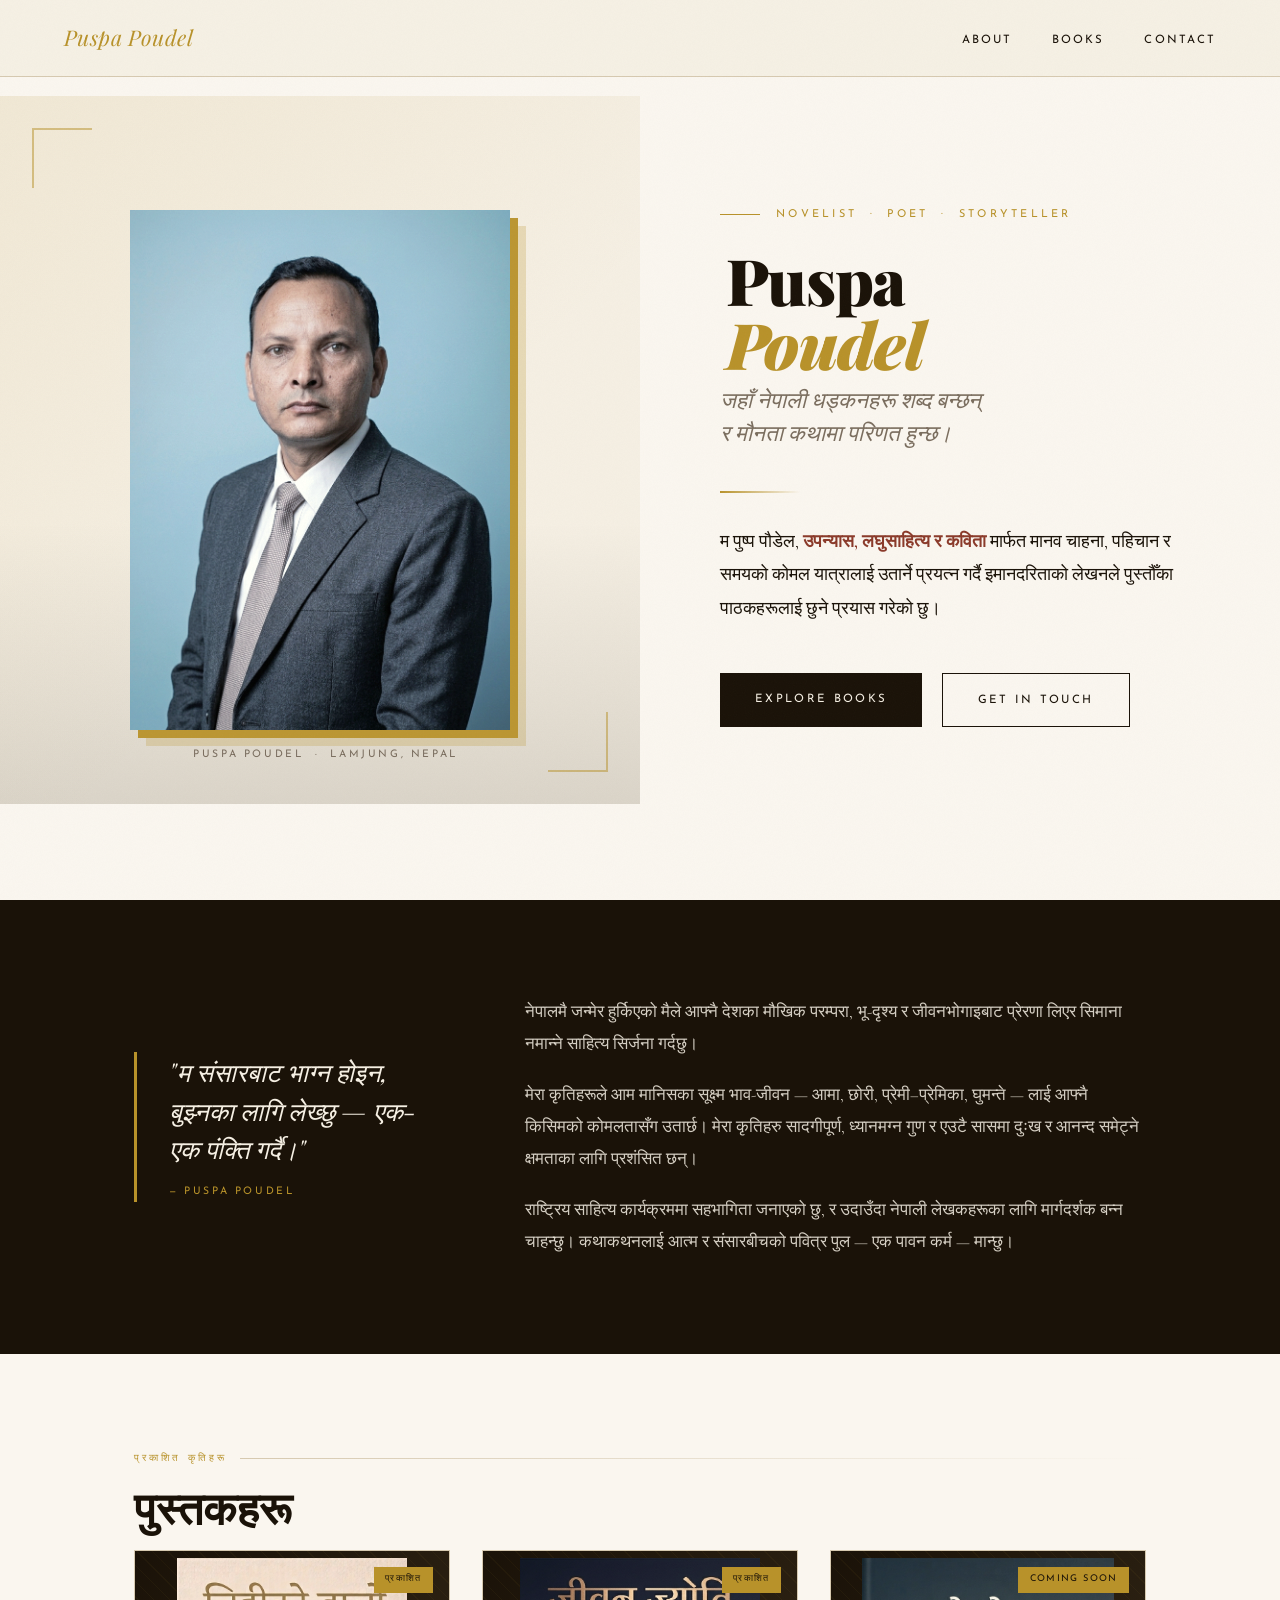
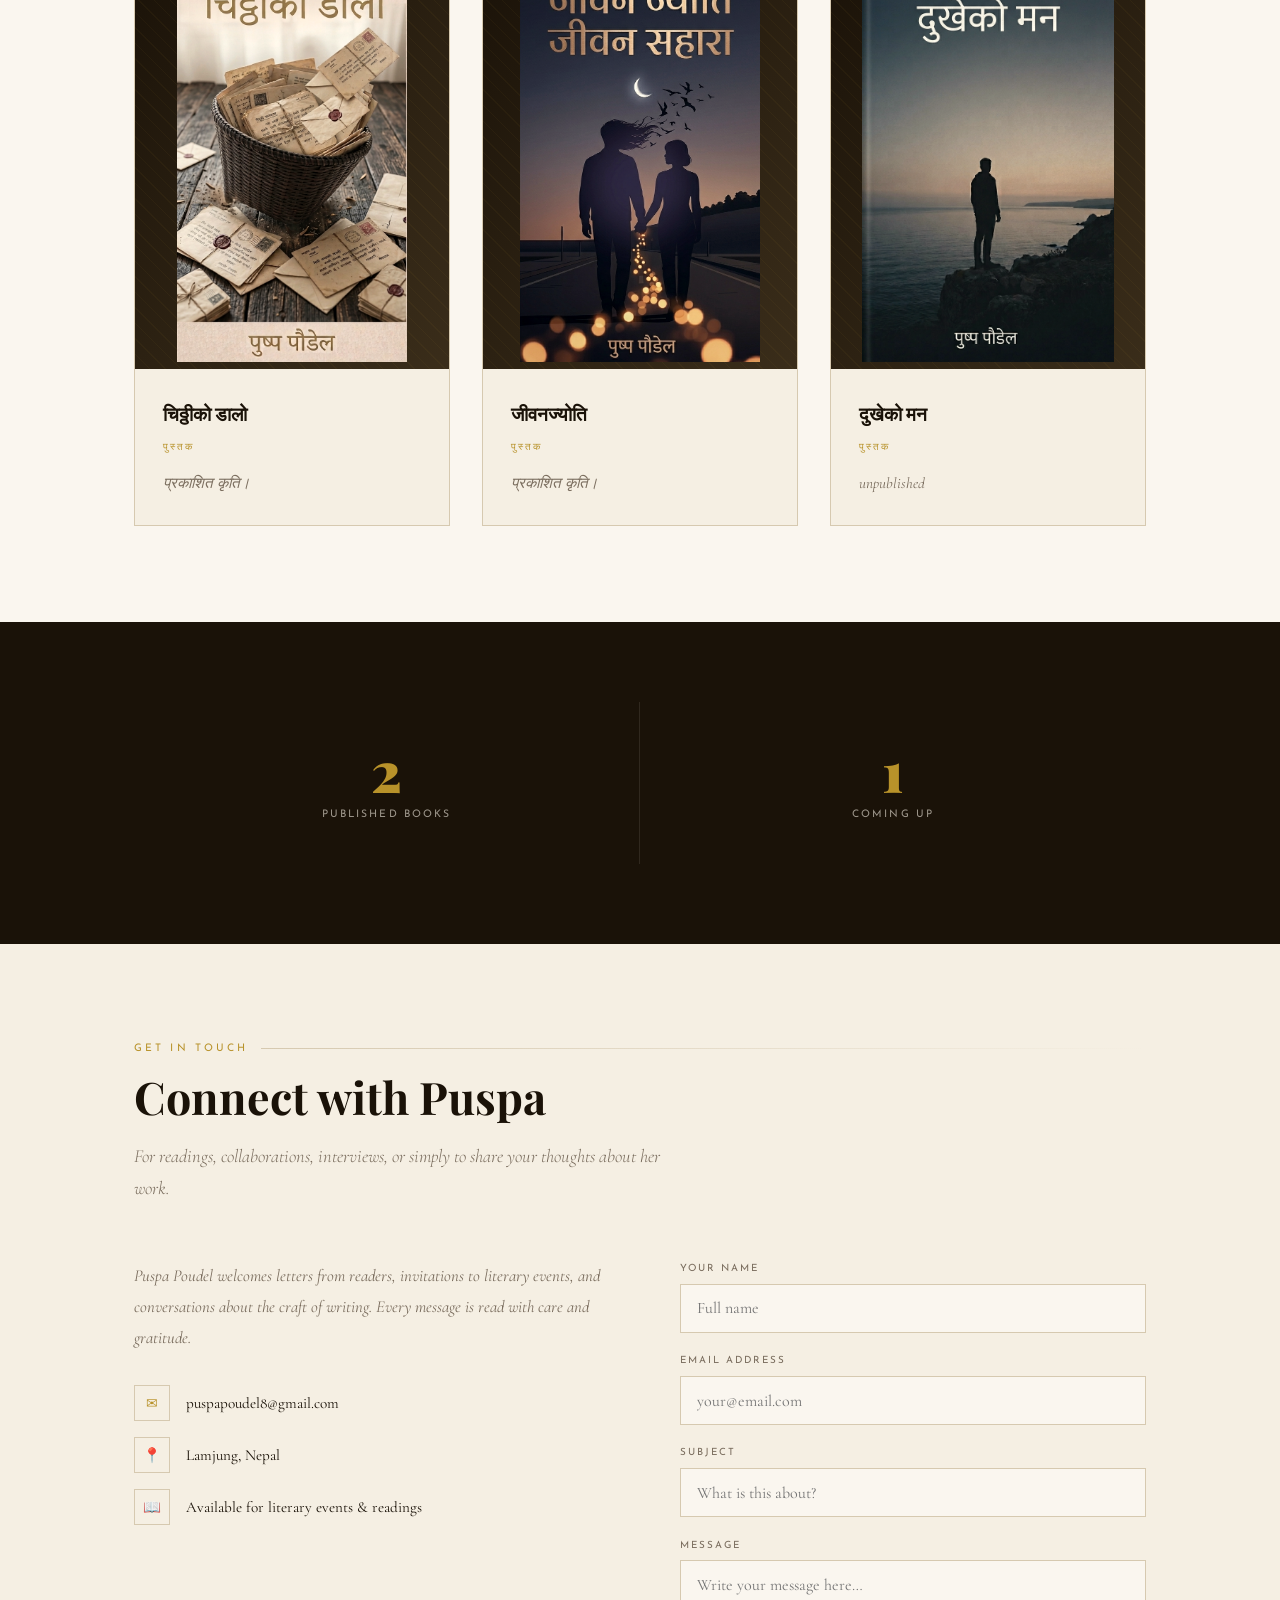
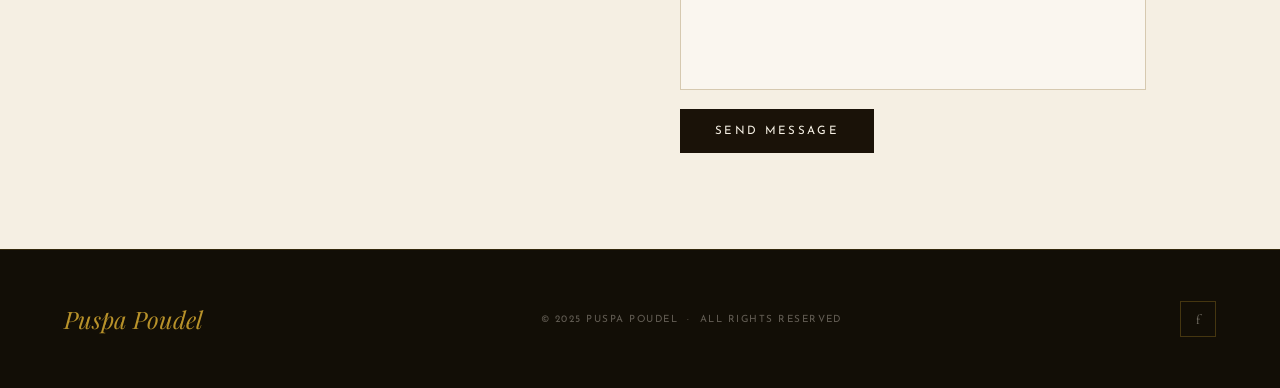
<file: index.html>
<!DOCTYPE html>
<html lang="en">

<head>
  <meta charset="UTF-8" />
  <meta name="viewport" content="width=device-width, initial-scale=1.0" />
  <title>Puspa Poudel — Writer & Poet</title>
  <link rel="icon" type="image/png" href="photo.png">
  <link
    href="https://fonts.googleapis.com/css2?family=Playfair+Display:ital,wght@0,400;0,700;0,900;1,400;1,700&family=Cormorant+Garamond:ital,wght@0,300;0,400;0,600;1,300;1,400&family=Josefin+Sans:wght@100;300;400&display=swap"
    rel="stylesheet">
  <link rel="stylesheet" href="styles.css">
  <script>
    (() => {

      const v = '20260502-1';
      const isHttp = window.location.protocol === 'http:' || window.location.protocol === 'https:';

      if (isHttp) {
        const url = new URL(window.location.href);
        if (!url.searchParams.get('v')) {
          url.searchParams.set('v', v);
          window.location.replace(url.toString());
          return;
        }

        const cssLink = document.querySelector('link[rel="stylesheet"][href="styles.css"]');
        if (cssLink) cssLink.href = `styles.css?v=${encodeURIComponent(v)}`;
      }
    })();
  </script>
</head>

<body>

  <!-- ══ NAV ══ -->
  <nav>
    <a href="#" class="nav-logo">Puspa Poudel</a>
    <ul class="nav-links">
      <li><a href="#about">About</a></li>
      <li><a href="#books">Books</a></li>
      <li><a href="#contact">Contact</a></li>
    </ul>
  </nav>

  <!-- ══ HERO ══ -->
  <section class="hero" id="home">
    <!-- Photo Column -->
    <div class="hero-photo-col">
      <div class="photo-corner-br"></div>
      <div class="hero-photo-wrapper">
        <img src="1000028868.png" alt="Puspa Poudel — Author & Poet" />
      </div>
      <div class="hero-photo-caption">&nbsp;&nbsp;Puspa Poudel &nbsp;·&nbsp; Lamjung, Nepal</div>
    </div>

    <!-- Text Column -->
    <div class="hero-text-col">
      <div class="hero-eyebrow">Novelist &nbsp;·&nbsp; Poet &nbsp;·&nbsp; Storyteller</div>
      <h1 class="hero-name">
        Puspa
        <em>Poudel</em>
      </h1>
      <p class="hero-tagline">जहाँ नेपाली धड्कनहरू शब्द बन्छन्<br>र मौनता कथामा परिणत हुन्छ।</p>
      <div class="hero-divider"></div>
      <p class="hero-bio">
        म पुष्प पौडेल, <strong>उपन्यास, लघुसाहित्य र कविता</strong> मार्फत
        मानव चाहना, पहिचान र समयको कोमल यात्रालाई उतार्ने प्रयत्न गर्दै इमानदरिताको लेखनले पुस्तौँका पाठकहरूलाई
        छुने प्रयास गरेको छु।
      </p>
      <div class="hero-cta-group">
        <a href="#books" class="btn-primary">Explore Books</a>
        <a href="#contact" class="btn-outline">Get in Touch</a>
      </div>
    </div>
  </section>

  <!-- ══ ABOUT STRIP ══ -->
  <section class="about-strip" id="about">
    <div class="section-inner">
      <div class="about-quote-col">
        <div class="about-quote">
          "म संसारबाट भाग्न होइन, बुझ्नका लागि लेख्छु — एक-एक पंक्ति गर्दै।"
        </div>
        <div class="about-quote-attr">— Puspa Poudel</div>
      </div>
      <div class="about-text-col">
        <p>
          नेपालमै जन्मेर हुर्किएको मैले आफ्नै देशका मौखिक परम्परा, भू-दृश्य र जीवनभोगाइबाट प्रेरणा लिएर सिमाना नमान्ने
          साहित्य सिर्जना गर्दछु।
        </p>
        <p>
          मेरा कृतिहरूले आम मानिसका सूक्ष्म भाव-जीवन — आमा, छोरी, प्रेमी–प्रेमिका, घुमन्ते — लाई आफ्नै किसिमको कोमलतासँग
          उतार्छ। मेरा कृतिहरु सादगीपूर्ण, ध्यानमग्न गुण र एउटै सासमा दुःख र आनन्द समेट्ने क्षमताका लागि
          प्रशंसित छन्।
        </p>
        <p>
          राष्ट्रिय साहित्य कार्यक्रममा  सहभागिता जनाएको
          छु, र उदाउँदा नेपाली लेखकहरूका लागि मार्गदर्शक बन्न चाहन्छु। कथाकथनलाई आत्म र संसारबीचको पवित्र पुल — एक पावन
          कर्म — मान्छु।
        </p>
      </div>
    </div>
  </section>

  <!-- ══ BOOKS ══ -->
  <section class="books-section" id="books">
    <div class="section-inner">
      <div class="section-label">प्रकाशित कृतिहरू</div>
      <h2 class="section-title">पुस्तकहरू</h2>

      <div class="books-grid">

        <a class="book-card" href="chithiko-dalo/" aria-label="Open चिठ्ठीको दालो">
          <div class="book-cover">
            <img class="book-cover-img" src="Chitthiko%20Daalo.png?v=20260502-1" alt="चिठ्ठीको दालो — पुस्तक आवरण" />
            <span class="book-genre-badge">प्रकाशित</span>
          </div>
          <div class="book-body">
            <div class="book-title">चिठ्ठीको डालो</div>
            <div class="book-year">पुस्तक</div>
            <div class="book-desc">प्रकाशित कृति।</div>
          </div>
        </a>

        <a class="book-card" href="jiwan_jyoti/" aria-label="Open जीवनज्योति">
          <div class="book-cover">
            <img class="book-cover-img" src="jiwanjyoti.png?v=20260502-1" alt="जीवनज्योति — पुस्तक आवरण" />
            <span class="book-genre-badge">प्रकाशित</span>
          </div>
          <div class="book-body">
            <div class="book-title">जीवनज्योति</div>
            <div class="book-year">पुस्तक</div>
            <div class="book-desc">प्रकाशित कृति।</div>
          </div>
        </a>

        <div class="book-card" aria-label="दुखेको मन coming soon">
           <div class="book-cover">
             <img class="book-cover-img" src="Dukheko%20man.png?v=20260502-1" alt="दुखेको मन — पुस्तक आवरण" />
             <span class="book-genre-badge">coming soon</span>
           </div>
           <div class="book-body">
             <div class="book-title">दुखेको मन</div>
             <div class="book-year">पुस्तक</div>
             <div class="book-desc">unpublished</div>
           </div>
         </div>

      </div>
    </div>
  </section>

  <!-- ══ STATS ══ -->
  <div class="stats-section">
    <div class="section-inner">
      <div class="stats-grid">
        <div class="stat-item">
          <div class="stat-number">2</div>
          <div class="stat-label">Published Books</div>
        </div>
        <div class="stat-item">
          <div class="stat-number">1</div>
          <div class="stat-label">Coming Up</div>
        </div>
      </div>
    </div>
  </div>

  <!-- ══ CONTACT ══ -->
  <section class="contact-section" id="contact">
    <div class="section-inner">
      <div class="section-label">Get in Touch</div>
      <h2 class="section-title">Connect with Puspa</h2>
      <p class="section-subtitle">For readings, collaborations, interviews, or simply to share your thoughts about her
        work.</p>

      <div class="contact-layout">
        <div class="contact-info-col">
          <p>
            Puspa Poudel welcomes letters from readers, invitations to literary events, and conversations about the
            craft of writing. Every message is read with care and gratitude.
          </p>
          <div class="contact-details">
            <div class="contact-detail-item">
              <div class="icon">✉</div>
              <span>puspapoudel8@gmail.com</span>
            </div>
            <div class="contact-detail-item">
              <div class="icon">📍</div>
              <span>Lamjung, Nepal</span>
            </div>
            <div class="contact-detail-item">
              <div class="icon">📖</div>
              <span>Available for literary events & readings</span>
            </div>
          </div>
        </div>

        <div class="contact-form-col">
          <div class="form-group">
            <label class="form-label">Your Name</label>
            <input class="form-input" type="text" placeholder="Full name" />
          </div>
          <div class="form-group">
            <label class="form-label">Email Address</label>
            <input class="form-input" type="email" placeholder="your@email.com" />
          </div>
          <div class="form-group">
            <label class="form-label">Subject</label>
            <input class="form-input" type="text" placeholder="What is this about?" />
          </div>
          <div class="form-group">
            <label class="form-label">Message</label>
            <textarea class="form-textarea" placeholder="Write your message here…"></textarea>
          </div>
          <button class="btn-primary">Send Message</button>
        </div>
      </div>
    </div>
  </section>

  <!-- ══ FOOTER ══ -->
  <footer>
    <div class="footer-brand">Puspa Poudel</div>
    <div class="footer-copy">© 2025 Puspa Poudel &nbsp;·&nbsp; All Rights Reserved</div>
    <div class="footer-socials">
      <a href="https://www.facebook.com/puspa.poudel.984197" target="_blank" rel="noopener noreferrer" title="Facebook"
        aria-label="Facebook">f</a>
    </div>
  </footer>

</body>

</html>
</file>
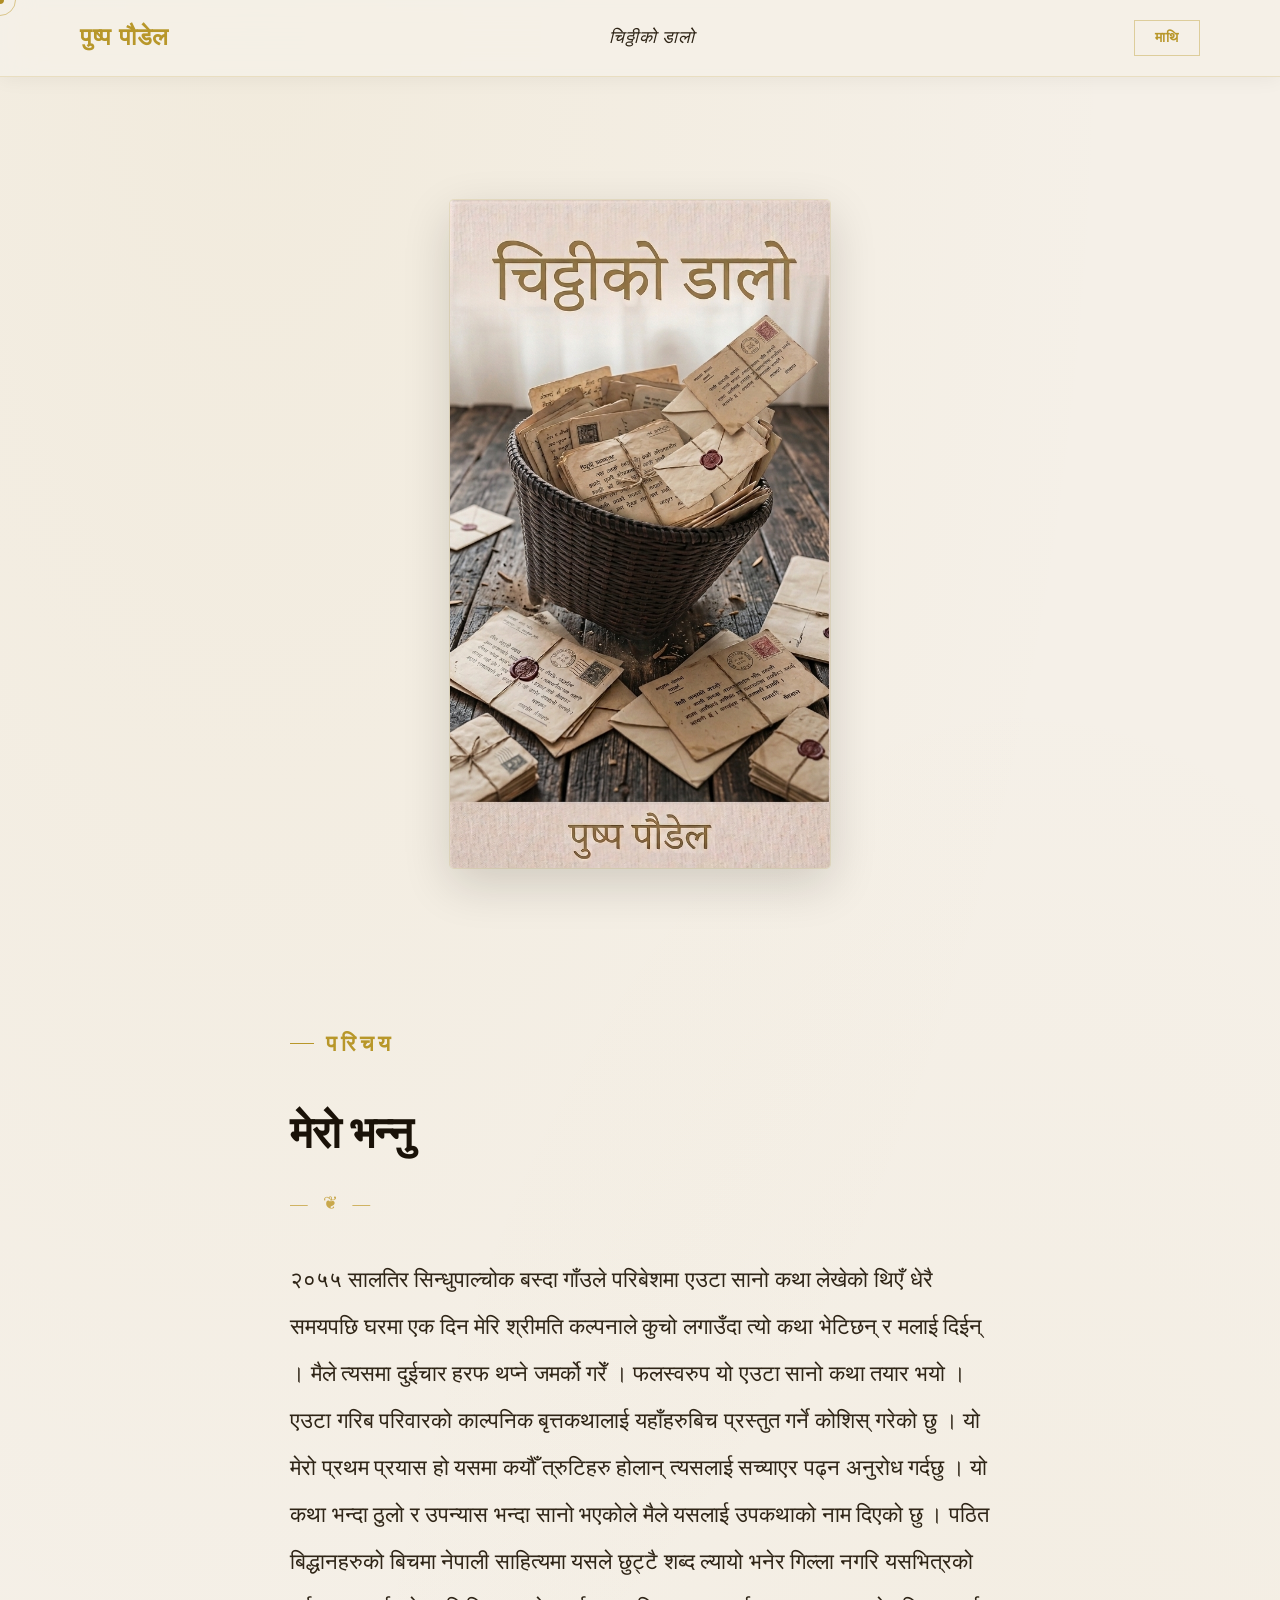
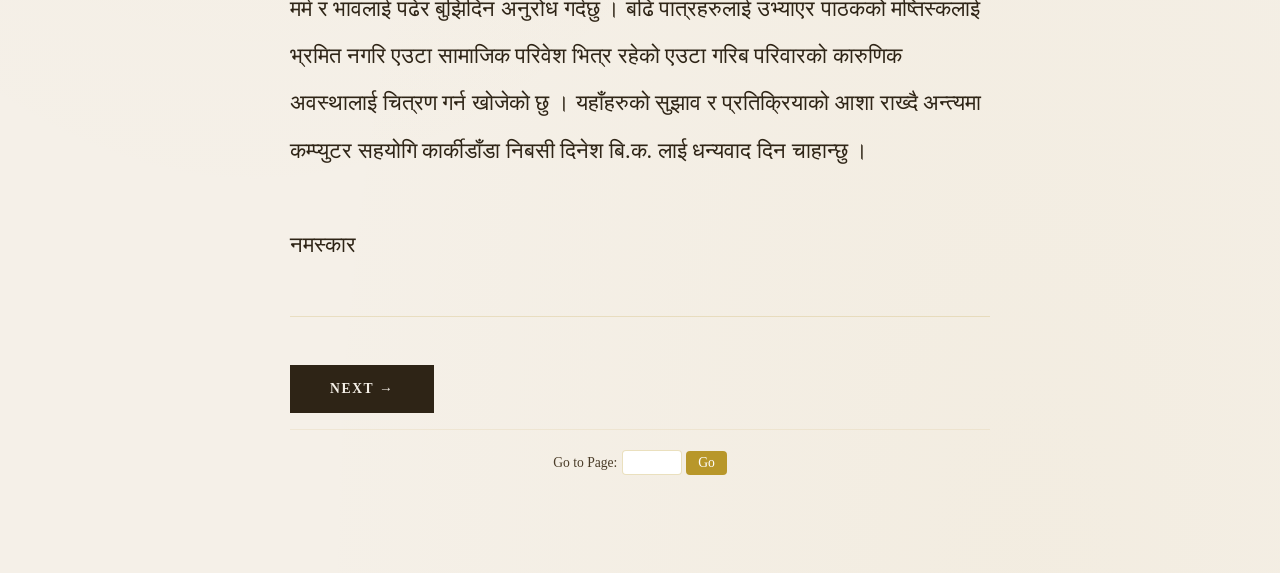
<file: chithiko-dalo/index.html>
<!doctype html>
<html lang="ne">
<head>
  <meta charset="utf-8" />
  <meta name="viewport" content="width=device-width, initial-scale=1" />
  <title>चिठ्ठीको डालो — Digital Book</title>
  <link rel="icon" type="image/png" href="../photo.png">
  <link rel="stylesheet" href="styles.css">
  <script src="../script.js?v=1" defer></script>
  <script>
    
    document.addEventListener('scroll', () => {
      const p = window.scrollY / (document.body.scrollHeight - window.innerHeight);
      document.body.style.setProperty('--scroll-progress', (p * 100) + '%');
    });

    window.addEventListener('scroll', () => {
      const scrolled = window.scrollY > 10;
      document.body.classList.toggle('scrolled', scrolled);
    });
  </script>
</head>
<body class="page-chithiko-daalo">
  <!-- Custom Cursor Elements -->
  <div id="cursor"></div>
  <div id="cursorRing"></div>

   <header class="topbar" role="banner">
     <div class="topbar-inner">
       <a href="../" class="author-link" aria-label="Puspa Poudel homepage" style="text-decoration: none;">
         <div class="author-title">पुष्प पौडेल </div>
       </a>
       <div class="book-title">चिठ्ठीको डालो</div>
       <div class="topbar-actions">
         <button class="btn animated-btn" type="button" data-scroll="top">माथि</button>
       </div>
     </div>
   </header>

  <main class="container" id="top">
    <section class="page cover-page" aria-label="Cover page">
      <div class="page-inner titlepage">
        <button data-target="introduction" class="cover-image-btn">
          <img src="../Chitthiko%20Daalo.png" alt="चिठ्ठीको डालो Cover" class="cover-image">
        </button>
      </div>
    </section>



     <section class="page book-section active" id="introduction" aria-label="Introduction">
       <article class="page-inner book-content">
         <p class="chapter-kicker">परिचय</p>
           <h2>मेरो भन्नु</h2>
           <div class="chapter-ornament" aria-hidden="true"></div>
           <p>२०५५ सालतिर सिन्धुपाल्चोक बस्दा गाँउले परिबेशमा एउटा सानो कथा लेखेको थिएँ धेरै समयपछि घरमा एक दिन मेरि श्रीमति कल्पनाले कुचो लगाउँदा त्यो कथा भेटिछन् र मलाई दिईन् । मैले त्यसमा दुईचार हरफ थप्ने जमर्को गरेँ । फलस्वरुप यो एउटा सानो कथा तयार भयो । एउटा गरिब परिवारको काल्पनिक बृत्तकथालाई यहाँहरुबिच  प्रस्तुत गर्ने कोशिस् गरेको छु । यो मेरो प्रथम प्रयास हो यसमा कयौँ त्रुटिहरु होलान् त्यसलाई सच्याएर पढ्न अनुरोध गर्दछु । यो कथा भन्दा ठुलो र उपन्यास भन्दा सानो भएकोले मैले यसलाई उपकथाको नाम दिएको छु । पठित बिद्धानहरुको बिचमा नेपाली साहित्यमा यसले छुट्टै शब्द ल्यायो भनेर गिल्ला नगरि यसभित्रको मर्म र भावलाई पढेर बुझिदिन अनुरोध गर्दछु । बढि पात्रहरुलाई उभ्याएर पाठकको मष्तिस्कलाई भ्रमित नगरि एउटा सामाजिक परिवेश भित्र रहेको एउटा गरिब परिवारको कारुणिक अवस्थालाई चित्रण गर्न खोजेको छु । यहाँहरुको सुझाव र प्रतिक्रियाको आशा राख्दै अन्त्यमा कम्प्युटर सहयोगि कार्कीडाँडा निबसी दिनेश बि.क. लाई धन्यवाद दिन चाहान्छु । 

नमस्कार
</p>
          <div class="next-chapter-container">
           <button class="next-chapter-btn" type="button" data-target="chapter-1">Next →</button>
         </div>
         <div class="page-jumper">
           <form onsubmit="goToPage(event)">
             <label for="page-input">Go to Page:</label>
             <input type="number" id="page-input" min="1" max="33" />
             <button type="submit">Go</button>
           </form>
         </div>
       </article>
     </section>

     <section class="page book-section hidden" id="chapter-1" aria-label="Chapter 1">
      <article class="page-inner book-content">
        <p class="chapter-kicker">पत्र १ </p>
        <h2>पहिलो पत्र</h2>
        <div class="chapter-ornament" aria-hidden="true"></div>
        <p>त्यो दिनको रात आकाश ताराहरुले ज्वाजल्यमान थियो । धर्ती सुनकोशीको सुसाई सँगै किर्र किर्र किराहरुको आवजमा निदाई रहेको थियो । शंकरलाई त्यस रात निन्द्रा लागेन घर बाट बाहिर निस्क्यो । आकाशमा तारा खस्यो र त्यत्तिकै बिलायो । उसले मानव जीवनलाई तारा सँग तुलना गर्‍यो । हो "जीवन उल्का पिण्डको विलय झै एक पटक बिलाएर जान्छ ।" तै पनि मानवमा घमण्ड, इष्र्या, डाह छ । "सभ्यताको पाठ अरुलाई सिकाउँछ । आफू सभ्य बन्न जान्दैन ।" आफ्नो स्वार्थ सिद्धीको निम्ति मान्छे जति सुकै मुल्य चुकाउन पछि पर्दैन् ! हो हामीमा आफुलाई फर्केर हेर्ने बानी छैन अनि हामीले हाम्रो कर्तव्यलाई भुल्ने गरेका छौ । यस्ता मनोवेगमा डुब्दै शंकर आफैमा हराउँछ । उसलाई रात बितेको पत्तो हँुदैन । उसको जीवनमा आइ परेका आर्थिक कठिनाईको सहश्र बन्धनले उसलाई गुटमुटु पारेर बाँध्छ । पर चन्द्रेको एक घर अनि आफ्नो एक्लो जीवन निर्जन बस्तिमा उसका पाइलाहरु छन् । भर्खर बाबुआमा बितेको वियोग, मनमा शान्ति छैन । एकान्तको रोदनमा उसको समय बित्ने गर्छ । अनि उ भित्र भित्रै सम्हालिन्छ । यो अवस्था सम्म आइ पुग्दा उसले धेरै मोडहरु पार गरिसकेको छ । अतितका दिनहरु नियाल्छ । यो छोटो समय झै उसलाई लाग्छ । उसले यही गाउँमा १७ वसन्त पार गरिसकेको छ । अनि उसको पारिवारिक सजिव वृत्तकथालाई अवलोकन गर्छ । त्यो अवस्था सम्म आई पुग्दा थुप्रै आर्थिक कठिनाई भोग्नु परेको यथार्थलाई उ स्वीकार्छ । जहाँ भित्रको कष्टपुर्ण जीवन अनि मान्छेले मान्छे प्रति गरिने शोषण र भेदभाव, सामाजिक संस्कार भित्र जकडिनु पर्ने बाध्यता प्रति मन मनै खेद प्रकट गर्छ । यसरी सानो झुपडीमा उदियमान नयाँ जीवन कथा विहानी सँगै उदाउँछ अन्त्यमा कर्कलाको पातको पानी झै टल्पलटल्पल भुईमा खस्छ, अनि बिलाउँछ । 

रने घर्तिले आज पचास वसन्त पार गरिसक्यो तर मनमा कहिल्यै खुशी छाएन । कारण उसलाई सन्तानको रहर थियो । वरिपरि आफ्ना  दमलीका छोराछेरीको विहे गरेर नाति-नातिना जन्मेको देख्दा रनेको मनमा खिन्नता उत्पन्न हुन्थ्यो । ऊ आफ्नै कर्मलाई धिक्काथ्र्यो अनि कहिले सराप्ने गर्दथ्यो । रनेको दिनचार्य कहिले अर्काको हलो जोतेर त कहिले आफ्नो  घरको धन्दामा बित्ने गर्छ । एक दिन रने बाख्राको टाट्नो बनाउँदै थियो । नजिकै आएर लाले घर्तिले बोलायो दाई ! के गरी बस्या भन्यो ? रनेको एकाग्रता भंग भयो र झसङ्ग ह्ँदै टाट्नो हाले तिर फर्कियो । प्रतिउत्तरमा भन्यो, यी बाख्रा पाठालाई घाममा बाँध्न यसो एउटा टाट्नो हालौँ भनेर । लालुले इष्टकोट बाट चुरोट झिक्यो, सल्कायो अनि रनेलाई दियो ।

  रनेले दुई चार सर्को के खाएथ्यो लालुले कुराको प्रसङग अगाडि बढायो । दाई ! तिमी अहिले बलिया छौ र पाखुरी खियाएर एक गााँस खान पुगेको छ । तिम्रो बुढेस कालको साहारा छैन । सेती भाउजु बाट पनि सन्तान भएन । त्यसैले अर्को आहाल गर्नुपर्छ । रनेले उत्तर दियो के गर्छस लालु यो न मेरो दोष हो वा न सेतीको । कहिँ गएर उपचार गर्दा पनि भएन के गरौँ ? लालुले फेरी थप्यो । बुढेस कालमा वरको सिन्को पर सार्न नसक्दा के हालत हुन्छ ? त्यसैले बेलैमा सोच्नु पर्छ भनेर मैले तिमीलाई कति पल्ट भने ? रनेले भन्यो "म सबै सँग ठगिएको मान्छे, आज भाग्याले पनि ठग्यो के गर्छस् भाई ? जे आइपर्छ त्यो सहनै पर्छ ।" ठीकै छ मैले तिमीलाई बेलैमा सम्झाएको हँु, तिम्रो जो बिचार भन्दै लालु चरोट तान्दै आफ्नो  बाटो लाग्यो । 

	आज चालिस वसन्त पार भै सके । सेती पनि खिन्न छ । नाममा मात्र होइन, शरीरमा पनि उ गोरी छ ।आफुले कसलाई कस्तो सम्मान गर्नुपर्छ, सो उसलाई सम्झाई रहनु पर्दैन । ऊ अत्यन्त सुशील नारी छे । पुष्ट जिऊ र ठुलो ललाट माथि टिका, खद्धरको धोति माथि चोलो लगाउँदा ऊ अप्सरा जस्ती देखिन्छे । आज सम्म ती दुईको बीचमा नराम्रो बचन भएको छैन । दुवै मिलेर गाउँको उकालो, ओरालो, मेलापात, गाउँ बेँशी गर्छन् । सबै कुरमा उनीहरु सन्तोषै छन् तर एउटा मात्र पनि सन्तान नहँुदा उनीहरु दुखी छन् । एक आपसमा पिरोलीन्छन् अनि दुखेसो पोख्छन् त कहिले अंकमाल गरेर रुन्छन् । आफ्नो कर्मलाई धिक्र्काछन अनि सराप्छन् ।


        <div class="page-number">Page 1</div>
        <div class="next-chapter-container">
          <button class="prev-chapter-btn" type="button" data-target="introduction">← Previous</button>
          <button class="next-chapter-btn" type="button" data-target="chapter-2">Next →</button>
        </div>
        <div class="page-jumper">
          <form onsubmit="goToPage(event)">
            <label for="page-input">Go to Page:</label>
            <input type="number" id="page-input" min="1" max="34" />
            <button type="submit">Go</button>
          </form>
        </div>
      </article>
    </section>

    <section class="page book-section hidden" id="chapter-2" aria-label="Chapter 2">
     <article class="page-inner book-content">
       <p class="chapter-kicker">पत्र २  </p>
       <h2>दोस्रो पत्र</h2>
       <div class="chapter-ornament" aria-hidden="true"></div>
       <p>शिशिरको जाडो छ । सुर्यको मधुरो किरण आँगनमा छरियो । रने चोयाको डोको बुन्दै घाम तापिरहेको थियो । आज रनेले सेतीलाई इशारा गर्दै मसिनो स्वारमा भन्यो, देखिस् त सेती आज हामीलाई अपुत्रो भन्नेको मेख मर्ने भयो । सेतीको मुहारमा खुशीको किरण सल्वलायो, अनि भनी, सबै कुरा भगवानको खटन् उनले जे दिन्छन् त्यहि हात थाप्नु पर्छ । यति भन्दै सेती घरको धन्दा तिर लाग्छे । रने पनि चोया काड्दै डोको बुन्ने काममा आफ्नो ध्यान केन्द्रित गर्छ । आजकल रनेलाई रातमा नीद छैन । नयाँ उत्साहा छ, उमंग छ ।

        समय बित्दै गयो सेतीको शरीर पुष्ट हुँदै आयो । रने सेतीलाई घरको हर काममा सघाउँछ । पानी, पँधेरो, घाँस, पात र गहृौ भरी बोक्न ऊ सेतीलाई दिदैन । रने र सेती अब आउने परिवारको नयाँ सदस्यको प्रतिक्षमा छन् । 

सोमबारे औँसीको दिन, सेती नुहाउन पँधेरा तिर जान्छे । रामेकी स्वास्नी उजेली र अन्य छिमेकीको नुहाउने घँुइचो छ । उजेलीले सेतीलाई गिज्याउँदै भनी, अब त हामी सँग के बोल्नु पर्‍यो सेतीको चेहरा लाजले लाल भएर आयो । उसले जवाफ दिई नजिस्काउनु उजेली दिदी,उजेलीले भनी गह्रौ भारी नबोक फेरि बच्चा खेर जाला यस्तो बेलामा आफ्नो शरीरको खुब ख्याल राख्नु पर्छ । अनि वेला-वेलामा डाक्टर सँग जाँच गराउनु पर्छ ।

	साच्चै आजकल रनेलाई नीद छैन भोलिको कामको चिन्तन उ आज राती देखि सोच्न थाल्छ, वस्तुको नाउमा एक गोरु, एक कालि भैँसी र एउटा सिँगारी बाख्री छ । वस्तु भाउको टहल देखि मेलापात सारा काम काजको बोझ रनेले लिएको छ । सेती घर धन्दा र खाना, चुलो, चौका वस्तु भाऊलाई कँुडो, पानी अनि एक दुई मुठा घाँस थप्दैमा दिन जान्छ । रने बेलुका सम्म आगो फुक्छ । कुँडो पकाउँछ, रामायणका श्लोक गुनगुनाउँछ, सुर्ती सालको पातमा बेरेर सल्काउँछ, अनि भोलि पल्टको कामको मेसो तय गर्छ । भोलि त विहानै मिर्मिरेमा उठ्छु , तारे भिरमा गएर घाँस ल्याउँछु , खाना खान्छु , घरको ताने तुने काम सेतीले गरिहाल्छे , रिठ्ठेको मेलामा जान्छु । यो साल यो कालि भैँसीलाई टन्न खुवाएर ब्याए साहुको डोको बुझाएर वाली जाने पाडी ल्याउन पाए अर्को वर्ष त ब्याइहाल्छ । यस्ता तर्कको सुन्दर कल्पना रने सोच्दा सोच्दै भुसुक्क निदाउँछ ।

भोलिपल्ट विहानी सँगै मिर्मिरेमा धोविनीले गीत गाँउछे, अनि त्यो सुसेली सँगै रने ब्यँुझन्छ, र उसका नित्य कर्महरु शुरु हुन्छन् । कम्मरमा नाम्लो कस्छ, अनि तारे भिरतिर ओरालो लाग्छ, ज्यानको बाजि राखेर वुटा - वुटामा समाउँदै घाँसको भारी पु¥याउँछ । बडेमानको टौवा जत्रो भारी बोकेर खुइया सुस्केरा हाल्दै ऊ घर तिर लाग्छ । दङ्ग भारी फालेर टोपिले पसिना पुच्छ । अनि सेतीले सोध्छे ? आज कहाँबाट ल्याउनु भो यो घाँस साहै्र राम्रो रहेछ । कहाँबाट हुनु नी उही तारे भिर बाट । साह्रै भिरमा नजानु होस् है फेरि पल्लाघरे माइलाको चाल होला । आज त जसो तसो घाँस पाइयो भोलि कहाँ बाट ल्याउने हो थाहा छैन । पल्ला घरे माइलको घाँस काट्न जाँदा त्यही भिरबाट लडेर मृत्यु भएको थियो । 

</p>
       <div class="page-number">Page 2</div>
       <div class="next-chapter-container">
         <button class="prev-chapter-btn" type="button" data-target="chapter-1">← Previous</button>
         <button class="next-chapter-btn" type="button" data-target="chapter-3">Next →</button>
       </div>
       <div class="page-jumper">
         <form onsubmit="goToPage(event)">
           <label for="page-input">Go to Page:</label>
           <input type="number" id="page-input" min="1" max="34" />
           <button type="submit">Go</button>
         </form>
       </div>
     </article>
   </section>

   <section class="page book-section hidden" id="chapter-3" aria-label="Chapter 3">
     <article class="page-inner book-content">
       <p class="chapter-kicker">पत्र ३</p>
       <h2>तेस्रो पत्र</h2>
       <div class="chapter-ornament" aria-hidden="true"></div>
       <p>विचरा रने कहिले घाँस नपाएर दिन भर भौतारीन्छ, दिन भरको दुःख वस्तु भाउतिर टन्न अघाए पछि उसलाई सन्तोष हुन्छ । भारी बिसाए पछि एक मुठा दह्रो घाँस वस्तु भाउतिर लिएर जान्छ । ऊ घर आउने बित्तिकै वस्तु भाउहरु ऊ तिर हेरेर आई र म्या गरेर मुन्टो हल्लाउँदै घाँस माग्न थाल्दछन् । घाँस लिएर मुठा फुकाउँदै उ ल खाओ भन्दै भैसी र गोरुलाई घाँस दिन्छ । एक मुठी घाँस बाख्रा तिर फुत्त मिल्काउँछ । 

	रामे दमै र उसकी श्रीमती एक साथ रनेको घर पछाडी बाट आफ्नो सिउने मेशिनको भारी बोकेर आइरहेका छन् । पछाडि उसकी श्रीमती छोरालाई पछाडी मजेत्रोको नाम्लो बनाएर बोकेकी छ । हातमा सानो कपडाको कुटेरो बोकेकी छ । गल्लीमा आएर दुवै उभिन्छन् र देख्छन् रने सिँगारी बाख्रालाई कँुडो दिइरहेछ । साना जुम्ल्याहा पाठापाठी, माऊको दुध चुसिरहेछन् रामेले नजिकै आएर कान्लामा मेशिन अड्याएर भन्यो, के पायो बाख्राले ? पाठापाठी त खुब रहर लाग्दा रहेछन् । एउटा पाठो एउटा पाठी रनेले जवाफ दियो । आउन बस रामे दाई ! बस्नै हुँदैन र हाम्रो घरमा ? विष्टहरु कहाँ नबसे हामी कहाँ बस्ने ? रामे र उसकी श्रीमती पुतली रनेको घरतिर पस्छन्, सेतीले एउटा चकटी ल्याएर दिन्छे अनि दुवै त्यसमा बस्छन् । पुतलीले सेतीलाई भनी अलिकति तिहुन ताहुन भए दिनोस् न वरजु ? सेतीले भनि थोरै गुन्द्रुक छ लान्छौँ त ?हुन्छ दिनोस् न त ! सेतीले एउटा प्लाष्टिकमा पोको पारेर दिन्छे अनि रामेलाई रनेको घरको संपूर्ण वस्तुस्थिति बारे थाहा छ रामेले रने तिर लक्षित गरेर भन्यो, जेठा मुखिया पाठा पाठी खुब राम्रा रहेछन् । मलाई पनि एउटा पाठी हुर्काएर दिनोस् न विऊको लागि । बाँचे भने तिरौला नि त ! यो ठूलो जातको बाख्रा हो वर्षको २ पल्ट ब्याउँछ रनेले भन्यो । यो वर्ष त हजुरको शुभ वर्ष, यता बाख्राले पनि राम्रो फाइदा उता हजुरको मुखिनि दोजिया, हुने बेलामा त ढुङ्गा माथि पनि खेती हुन्छ भन्छन्, रामेले भन्यो । प्रति उत्तरमा रनेले भन्यो तेरो मुखमा गाईको दुध भात जाओस्, यति भन्दै रामे र पुतली बिदा भएर आफ्नो घर तिर लाग्छन् ।

वसन्त ऋतुको समय घाम पर क्षितीजमा देखिए । रने मकै गोडेर हातमा कोदालो र एक मुठा बेडाएको घाँस मकै लिएर घरमा आयो । पसिनाले सारा शरीर निथु्रक्क भिजेको छ । सेती घर भित्र खाना पकाउँदै थिइ । माथिबाट म्याँ ......... गरेर कराएको कारुणिक आवाज सुनियो । बाख्राको पाठो चोथलेको मकै बारीमा पसेछ । 

</p>
       <div class="page-number">Page 3</div>
       <div class="next-chapter-container">
         <button class="prev-chapter-btn" type="button" data-target="chapter-2">← Previous</button>
         <button class="next-chapter-btn" type="button" data-target="chapter-4">Next →</button>
       </div>
       <div class="page-jumper">
         <form onsubmit="goToPage(event)">
           <label for="page-input">Go to Page:</label>
           <input type="number" id="page-input" min="1" max="34" />
           <button type="submit">Go</button>
         </form>
       </div>
     </article>
   </section>

   <section class="page book-section hidden" id="chapter-4" aria-label="Chapter 4">
     <article class="page-inner book-content">
       <p class="chapter-kicker">पत्र ४</p>
       <h2>चौथो पत्र</h2>
       <div class="chapter-ornament" aria-hidden="true"></div>
       <p>अनि चोथलेले माथिबाट कराउँदै भनि, लौ खा .......... ! मुर्दाका क्रिया ! मरे पनि मरोस् ! अर्काको बारिमा छाडा छोडेर हरिया नोठ सोहोर्ने बजिया भन्दै गाली गर्न थाली । रने दौडेर गयो । बाख्राको पाठो भुइमा लडिवुडि खेली रहेको थियो । उसलाई प्राण जान गाह्रो भैरहेको थियो रनेले हत्तपत्त लोटामा पानी लिएर गयो अनि खुवायो । म्याँ ! गर्दै पाठोले अन्तिम रोदन छोड्दै खुट्टा फ्याट गर्दै सेता आँखा पल्टायो । त्यो देखेर रनेका आँखाबाट आसुका धारा वर्षिए । त्यहाँ बाट मरेको पाठो च्याप्यो अनि चोथलेको घरमा गयो र पाठो मिल्कायो अनि भन्यो, लौ जे गर्छेस् गर् । यो पाठोको जिम्मा तैले लिनुपर्छ । नकच्चरी ! वालो र पाठो भएपछि कस्कोले विराउदैन ? चौथले बम्कन थाली र भनि, जे नाप्छस् नाप, तेरो नाममा जथाभावी वस्तु छोड्न पाइन्छ ? अझ मुख उध्याएर बोल्छस् एक दिन होइन, दुइ दिन होइन, कति सहने ? सदा सर्वदा अर्काको बारीमा वस्तु छाडा छाडेर हरिया नोठ सोहर्ने नकच्चरा ! यी सुन्तलाका विरुवा समेत सिख्रै पारीसक्यो भन्दै चोथले फलाक्न थाली । चर्को आवाजमा बोलेको सुनेर पञ्च भलादमीहरु एकै छिनमा चोथलेको आँगनमा भेला भए । गैरा बारी साने आजकल न्याय निसाफमा निकै अघि सर्छ । निमुखा गरिबहरुलाई जुधाएर उनीहरुको भाँड भैलो हेर्ने उसलाई निकै आनन्द लाग्छ । तर्कको मुढे बलले साधुलाई चोर र चोरलाई साधु बनाउने उसको स्वभाव छ । दुई पक्षलाई भिडाएर उनीहरुको चर्तिकला हेर्ने र त्यसमा निर्णायक भूमिका उसैको र त्यसबाट नाजाहेज फाइदा उठाउने ऊ एक नम्बर फटाहा छ ।ऊ गाउँको पढे लेखेको मान्छे भनेर उसैलाई इन्साफ गर्न अघि सार्छन । आज पनि जमातमा उसैको उपस्थिती छ । 
        
        चोथलको आँगनमा भलादमीहरुको कचहरी शुरु भयो । सबै बलेकै आगो ताप्छन् निभेको आगो को ताप्छ र ? भोलि गाह्रो साह्रो केही पर्दा दुइचार पैसा चलाउने उही चोथले थिइ । उसको लोग्नेको पेन्सन थियो । तर विचरा रनेको एक पाखुरी मात्र । आज आँगनमा विचारीको रुपमा साने छ । सवैले पाठो मारेकोमा आपत्ती जनाए । अन्तिममा सानेको पालो आयो । कसैले जानीजानी मार्छु भनेर कसले मार्छ ? अन्जानमा कहिलेकाहीँ त्यस्तै हुन्छ । पाठोले पनि सुन्तलाको विरुवा सखाप पारेछ । अब विगो दुवैको बराबर देखिन्छ भन्दै बहिदार बुढालाई कि कसो सान वा भन्दै आँखा तन्काउँछ । बहिदार बूढाले सही भनिस् साने भन्दै कुराको आदि र अन्त्य यही हो भन्दै इन्साफको बिट त्यही मारियो । रने दुःखी हुँदै मरेको पाठो त्यही छोडी खुइया सुस्ताउँदै अनि आन्तरिक प्रतिक्रयाका साथ समाजको निर्णय प्रति मानिसलाई हेर्ने दृष्टिकोण प्रति उसलाई घृणा जाग्छ । सारा शत्रु र मित्रु बनाउने पैसा, आफन्त पराई बनाउने पैसा, मान्छेलाई बाध्ने फुकाउने पैसा, न्याय र इन्साफमा पैसा, यो देखेर रनेलाई समाज देखी घृणा जाग्छ । अनि सोच्न थाल्छ, यो सबै गरिवीको प्रमुख कारण हो भन्ने उसलाई लाग्छ । सेतीले घरमा आएर सोध्छे ? के गर्‍यो त समाजले ? पसिना पुछेर सुइया सुस्केरा हाल्दै रनेले भन्यो सबै बलेको आगो ताप्दछन् के हुनु गरिव मर्‍यो सकीयो । हुने खानेले जे गर्दा पनि हुने उनीहरुका केही बिराउन नहुने रे हाम्रो चाँहि कुरा सकीयो । 
</p>
       <div class="page-number">Page 4</div>
       <div class="next-chapter-container">
         <button class="prev-chapter-btn" type="button" data-target="chapter-3">← Previous</button>
         <button class="next-chapter-btn" type="button" data-target="chapter-5">Next →</button>
       </div>
       <div class="page-jumper">
         <form onsubmit="goToPage(event)">
           <label for="page-input">Go to Page:</label>
           <input type="number" id="page-input" min="1" max="34" />
           <button type="submit">Go</button>
         </form>
       </div>
     </article>
   </section>

   <section class="page book-section hidden" id="chapter-5" aria-label="Chapter 5">
     <article class="page-inner book-content">
       <p class="chapter-kicker">पत्र ५</p>
       <h2>पाँचौं पत्र</h2>
       <div class="chapter-ornament" aria-hidden="true"></div>
       <p>प्रभातको लाल किरण गरिव रनेको घरमा झुल्कियो । तत्पश्चात सेतीले कोखबाट नवजात शिशुलाई जन्म दिई । च्याँहा गर्दै बच्चाले आवाज निकाल्यो । रनेलाई के जन्म्यो भन्ने उत्सुकता जाग्यो र मनमा कुरा खेल्न थाले पणिनि माईलिले सुडेनीको काम गरिन । आखिर सेतीले छोरी जन्माइछ । रनेलाई शिशु भन्दा प्यारी सेतीलाई केही नभई दिए हुन्थ्यो अर्थात् स-कुशल सुत्केरी अवस्थाबाट उम्कीदिए हन्थ्यो भन्ने मनमा कुराहरु खेल्छन् । सेतीको शरीर हल्का भयो पणिनिले आएर एउटा फुलको थुँगा टिपेर रनेलाई टाउकामा लगाइदिन् अनि भनिन् बाबु दुःख नमान्नोस् नानी जन्मीई । बुढेसकालको साहारा जे भए पनि ठीकै छ । हेर्ने उनै एक परमेश्वरको खटन् उहाँले जे दिनु हुन्छ त्यही हात थाप्नु पर्छ कि कसो ठुल्नानी ? (पणिनी रनेलाई ठुल्नानी भनेर बोलाउछे) रनेले पनि त्यसमा सही थप्दै भन्यो ठीकै भन्नु भो भाउजु ! मलाई सन्तोष छ । रनेले एक छिनपछि खोरबाट रातो भाले निकाल्यो क्वाँए क्वाँए पार्दै काट्यो । आफैँले बनायो र सेतीलाई पेट भरी खान दियो । अनि साँझ पर्‍यो । दियालोको उज्यालोमा कोठा जगमग भयो । अनि रनेले सेतीलाई कानै नेर गएर भन्यो । देखिस त सेती हामीलाई अपुत्रो भन्नेका बल्ल मेख मर्ने भयो । सेतीले खुशी हँुदै भनि, "हजुर को इच्छा आज पुरा भएको छ ।"

दिनहरु बिते छोरी पनि ११ दिनकी भई न्वाहरानको दिन आयो । पण्डित वा जयरामले छोरीको टिपन हेरेर भविष्य वाणी गरे यो बच्ची चाइने बडो लक्षीनकी हुन्छे । चाइने यसको राज ग्रह परेको छ । अलिकति राहुको दशा छ । यसो चाइने स्वस्ती शान्ती अथवा रुद्री पाठ गराई दोष मेटाउनु होला । रनेले आफ्ना वरपरका दाजु भाईलाई बोलायो सानो भोजको आयोजना गर्‍यो । पण्डित बा जयरामले छोरीको नाम भुन्टी राखिदिए । भुन्टी बढ्दै गई, हुर्कदै गई । तोते बोलिमा माम, माम, बा-बा भन्दै भोटो लगाएर आँगनमा भुन्टी दौडदा रने र सेती खुसीले गद्गद् हुन्छन् । त्यो बाल कृडा हेरेर दङ्ग पर्छन अनि रमाउँछन् । सारा दुःख बिर्सन्छन् । अनि रमाइलो संसारको महसुस गर्छन् । हुनेहार दैव नटार, सेती फेरी दोजिया भएकी छे । सङलो मन, हँसिलो अनुहार र बोलीमा मीठास भएकीले गाउँलेहरुको ऊ उदाहरण बनेकी छे । गरिव भएपनि स्वभाशिली स्वास्नी पाएकोमा रने खुशी छ । बेलुका सुत्ने बेलामा चौठामा तेल लिएर ऊ रने छेउ जान्छे । यो उसको नित्य कर्म हो । श्रीमान्को सेवा स्त्रीको धर्म हो भन्ने कुरामा उसलाई विश्वास छ । त्यति मात्र होइन रने मेलापात गएका बेला घरमा मिठो चोखो पाके रनेलाई पेटभरि नखुवाए उसलाई सन्तोष हँुदैन । आँफु थोरै खाएर भए पनि रनेलाई टन्न खुवाएर उ बल्ल खाना खान्छे ।
</p>
       <div class="page-number">Page 5</div>
       <div class="next-chapter-container">
         <button class="prev-chapter-btn" type="button" data-target="chapter-4">← Previous</button>
         <button class="next-chapter-btn" type="button" data-target="chapter-6">Next →</button>
       </div>
       <div class="page-jumper">
         <form onsubmit="goToPage(event)">
           <label for="page-input">Go to Page:</label>
           <input type="number" id="page-input" min="1" max="34" />
           <button type="submit">Go</button>
         </form>
       </div>
     </article>
   </section>

   <section class="page book-section hidden" id="chapter-6" aria-label="Chapter 6">
     <article class="page-inner book-content">
       <p class="chapter-kicker">पत्र ६ </p>
       <h2>छैठौं पत्र</h2>
       <div class="chapter-ornament" aria-hidden="true"></div>
       <p>एक दिने रनेले भैँसी फुकाएर आहाल बसाउन लग्यो । भैँसी धेरै दिन पछि फुस्कन पाउँदा स्वतन्त्रताको उन्मादमा बुर्कुसी मार्दै पाताल तिर लाग्यो अाँई आ भन्दा भन्दै दुई जना मान्छेले छाता ओडेर आएको देखी चापपानीको भिर तिर छास्सियो र एक छिन पछि दङ्ग गरेको आवाज आयो । रने पछि -पछि लाग्दा लाग्दै यसरी भैँसी भिरबाट खसेपछि उ तल ओल्र्यो । भैँसी छट्पटाई रहेको थियो । कुवाबाट हत्त-पत्त अञ्ँजुलीमा पानी खुवायो । भैँसीले आँई गर्दै अन्तिम विदा लियो । रनेको शरीरमा चिटचिट पसिना आयो र थचक्क भुइँमा बस्यो । परबाट लुरे दमाई काँधमा मुढो बोकेर घटनास्थलमा आइपुग्यो । के भो जेठा मुखिया आज भन्दै लुरेले सोध्यो । हेर न लुरे आज मैले दशा लागेर भैँसी फुकाएछु । अहिले यो गति भयो । बुढीले घरमा भैँसी फोहोरीयो भैँसी आहाल तिर लानुपर्‍यो भनि मैले पनि मनासीव ठानेर भैँसी फुकाएँ एैले भैँसी मर्‍यो । हेर जेठा मुखिया । जे हुनु भै गो चिन्ता मानेर हुने केही छैन । अब गार्भिणी भैँसी भरे भोलीको कसैले पनि खाँदा पनि खाँदैनन् अब यतै खाल्टो खनेर गाडिदिनु बेस होला मुखिया साब । यति हुँदै गर्दा गाउँलेहरु सबै घटाना स्थलमा ओइरिए घटना निकै दु : ख दायी थियो । रनेलाई सबैले नआात्तिनु भनि सान्त्वना दिए अनि भने यो सब ग्रह दशा लागेर यस्तो भयो । यति हुँदा हुँदै सेती मजेत्रोले छोरी बोकेर घटनास्थलमा आई अनि रुन लागि सबैले उसलाई सम्झाई बुझाई गरे । एक छिन पछि सबैले गैची, गल, कोदालो लिएर उपस्थित भए । एकै छिनमा खल्टो तयार भयो अनी भँैसी पुरपार पारेर सँबै घर तीर लगे । रने खुइया गर्दै सेतीको पोल्टाबाट छोरीलाई लिएर घरतिर लाग्यो । हरे वल्ल तल्ल जोरेको भैँसी आज वुटी नै मासियो । अब मुखीयाको ऋण पनि कसो गरी तिर्ने । भकारो अब खाली हुने भयो । मेरो कस्तो दुर्भाग्य रहेछ । भोली समाजमा गाह्रो साह्रो चलाउने उही मुखिया हो । भनेको बेलमा तिर्न सकिएन भने वद्नाम हुन्छ यस्ता चिन्तनमा रने डुविरहन्छ । वल्लतल्ल नानीलाई ब्याए पछि दुध खुवाउला है भनी राखेको भैंसी नदेख्दा छोरीले भोली पल्ट सोधि हाम्मो आई खै बा ? हाम्मो भैँसी मरेको हो् ? त्यो वाल वोलिको उत्तर उ दिन सक्दैन व्याए पछि आई बुबु खाने भनेको होइन बा ? अब कहिले ब्याउँछ ? भनेर दोस्रो प्रश्नले उसको शरीर काम्न थाल्छ । हरे ! आज मैले यो बच्चाको पेटभरी दुध खाने चाहाना पनि पुरा गर्न सकिन । म मात्र एक अभागी बाबु रहेछु । एउटा बच्चाको इच्छा समेत पुरा गर्न सकिन । भोली मुखियाको मुख बुझो कसरी लगाउने ? यी सब आर्थिक मामिलामा रने छट्पटी रहन्छ । पिरोलीन्छ । न रातमा निद छ न दिनमा भोक ।

	दुखीया रने प्राणको बाजी राखेर तारे भिरमा घाँस काट्छ । कयौँ दिन बिते एउटा थोरे भैँसी ल्यायो । वाली गयो । अब त ब्याउँछ भन्ने आशामा सम्पूर्ण थकान मेटिन्छ तर दुर्भाग्या सम्पूर्ण कल्पनाहरु चकनाचुर भए । हो कसको मन दुख्दैन र वर्षौ दिन पर्खेर लगाएको वालीमा अकास्मात हिमपात भई वाली नष्ट हँदा । जब रात पर्छ, सोतेमा तमाखु ट्वार्र-ट्वार्र शुरु हुन्छ । रने रात भरी रामायणको श्लोकहरु यसरी गुन्गुनाउँछ ।
	
  एकदिन हनुमान म चित्र कुटमा ।
	रामका नजिकमा गया ।। 
	खानु र पिउनु मिठो र मसिनु ।
	एक घान मकैमा रह्या ।।
	ओड्ने र ओछ्याउने सिरक र डसना ।
	खाली रह्या चित्रामा ।।
	भएत दिँदा हुन रहिन्छ घरमा ।
	सँझील्याए भित्रमा ।।
</p>
       <div class="page-number">Page 6</div>
       <div class="next-chapter-container">
         <button class="prev-chapter-btn" type="button" data-target="chapter-5">← Previous</button>
         <button class="next-chapter-btn" type="button" data-target="chapter-7">Next →</button>
       </div>
       <div class="page-jumper">
         <form onsubmit="goToPage(event)">
           <label for="page-input">Go to Page:</label>
           <input type="number" id="page-input" min="1" max="34" />
           <button type="submit">Go</button>
         </form>
       </div>
     </article>
   </section>

   <section class="page book-section hidden" id="chapter-7" aria-label="Chapter 7">
     <article class="page-inner book-content">
       <p class="chapter-kicker">पत्र ७</p>
       <h2>सातौं पत्र</h2>
       <div class="chapter-ornament" aria-hidden="true"></div>
       <p>
रनेको गुन्गुनाहटले सेतीको निद्रा भंग हुन्छ अनि रातभरी नसुतेकोमा गाली गर्छे र भन्छे नसुतेर के गरी राख्या भन्या ? तँ आराम सित सुत भइहाल्यो नि ! मलाई किन कचकच गरीराख्या भन्या । मलाई यो दुई रात भो पटक्कै निद छैन । के भयो, के भयो । पिर गरेर हुन्छ र हुने हुनाऊ भै सके पछि । सेतीले जवाफ दिन्छे । सेतीको करले रने पल्टन्छ । आँखा वरिपरि मुखिया बा को अनुहार नाचिरहन्छ । यदि वेइमान भइयो भने भोली समाजले पनि पत्याउन छोड्छ । जोरी पारी मेरो दशा देखेर खित्का छाडेर हास्ने छन् । ठिकै छ हासुन् ! दिन नलागे हुन्छ । ऋण लागेर केही हुन्न भनी बुढा पाका भन्ने गर्दछन् । तर मेरो पनि अब त्यही एक माल बाख्रा र एक हल गोरु त छ । विचरा त्यो रामे दमै पनि एक छाक खाएकै छ । न उसको बारी छ । न वस्तु भाऊ । यस्ता चिन्तनमा डुब्दा-डुब्दै रने निन्द्रा देवीको काखमा पल्टन्छ ।


भैँसी मरेको केही दिन वित्यो । कोपारामा रने बाख्रालाई कुडो खुवाउँदै थियो । मुखिया बा रनेको घरमा टुप्लुक्क आइपुगे । रनेले मुखिया बालाई पाउमा ढोगिदियो । मुखिया बाले जुँगा मुसार्दै कुराको मेलो सुरु गरे । चाइने रने तेरो तत्दीरमा पनि भँैसी पालेर खान लेखेको रहेनछ । चाइने मैले पनि यतिका दिनसम्म भाखा पर्खेर बसेकै हुँ । चाइने, अब के गर्छस् गर बाबु ! चाइने मेरो रुपियाँको ब्याज यतिका दिन सम्म पाएको छैन । साँवाको को त कुरै छोडौ । चाइने मेरो पनि रुखमा फलेको धन होइन क्यारे । त्यसो भएर चाइने अहिले ब्याज मात्र भएपनि दे बाबु । मैले पनि तेरो कल्याणै होस भनेर भैँसीको थोरे किन्न पैसा दिएको हुँ । चाइने तेरो तग्दीरमा नभए पछि के गर्ने ? मुखिया बा का आँखा रनेले कँुडो खुवाउदै गरेको सिंगारी बाख्री माथि परे । तिन वटा पाठा कालो र सेतो शरिर ठुलो कल्चौडो । दुई वटा बोका अनि एउटा पाठीको माउ देख्दै लोभ लाग्दो । सोझो रनेले मुखिया बालाई सोतेमा तमाखु ल्याएर टक्रयायोा । मुखिया बा कुडुरु कुढुरु भित्तामा आडेस लगाएर तमाखु तान्न लागे । प्रतिउत्तरमा रनेले जवाफ दियो मुखिया बा मलाई ऐले दशा लाग्या रहेछ । वेला वखतमा तपाईले मलाई सहयोग गर्दै आउनु भयको हो । जे भएपनि साँवा नसके पनि ब्याज आउने दशै सम्म यही सिंगारी बाख्रीका पाठा हुर्केलान अनि बेच बिखन गरेर तिरौला हुन्न ? त्यो सुनेर मुखिया बाले कुरा कस्न थाले । चाइने गाह्रो साह्रो एक पटक मात्र होइन पटक पटक चाइने अभाव आइनै रहन्छ । चाइने तँलाई परेका गाह्रो साह्रो आज सम्म मैले नै चलाउँदै आएको छु । फेरि पनि हेर्न पर्ने हुन्छ । चाइने किन पछि लफडा गर्छस ? यो बाख्राको माउ फुकाई दे ब्याज चुक्ता हुन्छ । साँवा मिलाउँदै गरौला कि कसो रने ? उनको राता राता आँखा र बचन सुन्दा रने त्रसित भयो । भोलीको बाटो पनि राख्न पर्नी हुन्छ । साहुको मुख पनि टाल्नै पर्ने उ धर्म संकटमा पर्‍यो । अनि उसको मुखबाट निस्क्यो, यो त सब सेतीको पेवा हो । उसैलाई सोध्नुहोस् । सेती भित्र भान्छामा खाना पकाउँदै थिई । सेती ! ए सेती ......... । 

</p>
       <div class="page-number">Page 8</div>
       <div class="next-chapter-container">
         <button class="prev-chapter-btn" type="button" data-target="chapter-6">← Previous</button>
         <button class="next-chapter-btn" type="button" data-target="chapter-8">Next →</button>
       </div>
       <div class="page-jumper">
         <form onsubmit="goToPage(event)">
           <label for="page-input">Go to Page:</label>
           <input type="number" id="page-input" min="1" max="34" />
           <button type="submit">Go</button>
         </form>
       </div>
     </article>
   </section>

   <section class="page book-section hidden" id="chapter-8" aria-label="Chapter 8">
     <article class="page-inner book-content">
       <p class="chapter-kicker">पत्र ८</p>
       <h2>आठौं पत्र</h2>
       <div class="chapter-ornament" aria-hidden="true"></div>
       <p>
रनेले सेतीलाइ्र्र बोलायो सेती हत्तपत्त हस्याङ फस्याङ गदै सेती बाहिर निस्की मुखियाले कुरा शुरु गरे । चाइने यतिका दिन भो मेरो बाँकी पैसा न ...........चुक्ता गछौ न ब्याज तिर्छौ त्यसैले साँवा नदिए पनि ब्याज त देउ नत्र यो बाख्र्र्र्र्रो फुकाइदेउ । के गर्नु मुखिया बा यो त मेरो माइतिको पेवा । यसो चुरा टिका लाउने बाटो यही छ । त्यस माथि दावा नगर्नाेस्। चाइने पेवा सेवा जान्दिन खुरुक्क मेरो पैसा गन नत्र खुरुक्क बाख्रा फुकाई दे । निमुखा गाउँलेहरुलाई गाह्रो अप्ठ्यारो पारी निमोठेर कठोर बनिसकेको मुखियामा दयाको भावना किन पलाउथ्यो । उनि भोको बाघले शिकार खोज्दा जसरी आफ्ना रिसको आवेशमा आफ्ना नेत्रहरु राता-राता पारेर बाघ गर्जेझै उसै गरी मुखिया गर्जिए । श्रम र श्रमीकको मोल मोलाई गर्ने शक्ति कम हुन्छ । विचारा रनेले सोच्यो ठुलो रुखको आड लागे एक झर पानी ओत्छ भन्ने बुढा पाकाको उखान संझियो । सेतीलाई सम्झायो र टाट्नोबाट बाख्राको दाम्लो फुकायो । यो दृश्य भुन्टीले सेतीको बुइमा बसेर देखि रहेकी थिई । अनि दाम्लो हातमा राख्दै रनेले भन्यो दुःख नमानन्नुहोस् है मुखिया बा ! बाख्राको दाम्लो हातमा समाउँदै मुखिया बा अगाडि लम्कदै थिए अवोध बालिका भुन्टी रुन लागि हाम्मो मुनी गयो बा ! हाम्मो मुनी गयो । बाख्रा लगेपछि भुन्टी लडिवुडि खेलेर रुन लागि मुखियाले बाख्रो घिच्याउँदै लगे । म्याँ र प्याँ प्याँ गर्दै पर सम्म मुखियाले बाख्रो लादै गरेको दृश्य रने र सेतीले हेरी रहे । अनि भुन्टीलाई सम्झाउँदै रनेले भन्यो छोरी आक्को मुनी किनेर ल्याउने हगि । आक्को मुनी ल्याउने ? अँ आक्को मुनी ल्याउने ? भुन्टी खुशीले उफ्रदै खेल्न गई । रने ट्वाल्ल परेर हेरिरहयो । 


सिरान गाउँको विचमा अवस्थित सानो झुपडी माटाको गाह्रो , गलिसकेको फुसको छाना , गाह्रोको छेउछेउमा वर्षातको पानीले परेको लेऊ तै पनि त्यो घर सुन्दर छ न्यानो छ । विहानी पख जव प्रभातको लाल किरणहरु छिडकीरी मादै भित्र छरिन्छन् दुख बिसाउँदै सुर्यस्त सँगै अलप हुन्छन् । भुन्टी त्यस घरकी तारा छे । दिन भरको थकाईपछि सुस्ताउँदै आँगनमा जब रने पुग्छ , भुन्टी हाम्फाल्दै काखमा पुग्छे अनि उ सोध्छ , के खायो आज मेरो बाबाले ? प्रतिउत्तरमा उ भन्छे जाउलो । तोते बोलिमा घरि पल्तिर उफ्रदै उ जब आँगनमा खेल्छे । अनि बाबुलाई सोध्छे , हाम्मो मुनी कहिले ल्याउने बा ? रनेले उत्तर दियो , भोलि !

संयौ भोलि बिते रनेको बचनलाई भुन्टीले पत्याउन छोडीसकी । बल्ल तल्ल रनेले पल्ला गाँउको श्रीमाने सँग अधियाँमा बाख्रा लिएर आयो र भुन्टिलाई भन्यो । आज तेरो बाबाले मुनि ल्याइदिएको छ । भन्दै तगारोमा बसेकी भुन्टीलाई सम्झाउँदै उ अगाडी बढ्छ । भुन्टि फेरी सोध्छे , खोइ त सानो मुनि ? उ जवाफ दिन्छ , भोली पर्सि ब्याउँछ अनि सानो मुनि पाउँछ भुन्टि रमाउँदै फेरि खेल्न जान्छे । 

शिशिरको कलिलो घाम डाँडा माथि झुल्क्यो रनेको सानो झुपडीमा नवजात शिशु जन्म्यो बुढेसकालको बेला यो खुसि उसको मात्र खुसि थिएन, एक दुइ छोडी सारा गाउँलेको खुसी थियो । 
</p>
       <div class="page-number">Page 9</div>
       <div class="next-chapter-container">
         <button class="prev-chapter-btn" type="button" data-target="chapter-7">← Previous</button>
         <button class="next-chapter-btn" type="button" data-target="chapter-9">Next →</button>
       </div>
       <div class="page-jumper">
         <form onsubmit="goToPage(event)">
           <label for="page-input">Go to Page:</label>
           <input type="number" id="page-input" min="1" max="34" />
           <button type="submit">Go</button>
         </form>
       </div>
     </article>
   </section>

   <section class="page book-section hidden" id="chapter-9" aria-label="Chapter 9">
     <article class="page-inner book-content">
       <p class="chapter-kicker">पत्र ९</p>
       <h2>नवौं पत्र</h2>
       <div class="chapter-ornament" aria-hidden="true"></div>
       <p>जोरीपारी कसका हुदैनन् र ? आफ्ना पाखुरीको कमाइमा खादा समेत मान्छे मान्छे सँग डाह गर्छ । यस्ता संकुचित विचार मान्छेमा जन्मन्छ । अर्काको खोइरो खन्न समेत मान्छे पछि पदैन् । अर्काको अवनतिमा हाँस्ने र उन्नतीमा डाह गर्ने परम्परा आदिकाल देखि चल्दै आएको छ । अलिकती बचे खुचेको सम्पत्तीमा छोरा नभएकामा अपुताली भेटिन्छ की भनेर गिद्धे नजर लाउने मने र रिठे जस्ताको आशा पनि टुट्यो । रनेको घर दैलो लागोस् भन्नेको आज मुख बुझो लागेको छ ।

	सिकुवामा टाउको गुथेर सेती सानो शिशुलाई तेल लगाउन थालेकी छ । बाहिरबाट भुँन्टी सानो आँखी झ्यालबाट च्याएर हेर्छे । अब आमा नजिक जान उसलाई संकोच छ । भाई जन्मे पछी उ बाबु सँगै सुत्छे रने जता गयो उ पछि पछि लाग्छे । आज उसको खेल्ने काख खोसिएको छ । च्याहाँ च्याहाँ बच्चा रुँदा उ अनौठो अनुभव गर्छे । चौविसै घण्टा आमासँग झुम्मिने स्वभाव आज परिवर्तन भएको देखि सेती र रने छक्क पर्छन । भुन्टि आज पाँच बर्षकी लागिसकी तोते बोली र सरल स्वभाव हंसीलो अनुहारले घरमा एउटा तारा उदाएको भान रनेलाई हुन्छ ।

आफ्ना गोरु लिएर चैत्र वैशाखको प्रचण्ड घाममा अनौ समातेर हलो जोत्दा उसका टालेका बस्त्रहरु अनि धेरै फाटेको टोपी निथु्रक्क भिच्छ अनि टौवा मुनि गोरु अड्याएर एक सर्को कंकड खादै गर्दा उताबाट हस्ते आउँछ । हातबाट चिलीम हस्तेलाई दिदै रने भन्छ, आज जस्तो घाम कहिल्यै भएन है ठुले ! एक दुई सर्को कंकड हस्तेले तान्दै भन्छ, हो त नि । गोरु धकेर उ फ्याँ फ्याँ गरिरहेछन् । फेरि एक सर्को कंकड तान्दै हस्ते भन्छ, कंकड त बडो खरो रहेछ है रने ? रने यसो खडिया ढिकीमा कुटेको त्यतिराम्रो भएनछ । कुराको प्रसङग मोडीन्छ । हस्ते मलाई त तेरो छोरी नै औधी मन पर्छ भने , तिरतालकी छे कुरा गर्न अनि साइनो लगाउन सिकाउनै नपर्ने । रने अँ ठुले त्यो जन्मे पछि मेरो दिनभरको दुख यसैले बिर्साउछे । हस्ते अँ आमा गुणकी छोरी बाबु गुणको छोरो भन्छन् हामीले आँखा नदेखेर यो गति भयो अब छोरीलाई पनि पढाउनु पर्छ है रने । पल्तिर माने डाडाँमा जर्मनले स्कुल खोदिदिएको छ । चिठ्ठी सिठी लेख्न पढ्न जाने भै गो । 

	बिस्तारै आकशमा बादल लाग्यो । धर्तिमा शितलता छायो । रने गोरु लिएर फेरी न्याउरे खेत जोत्न लाग्यो । जब एक जुवा घाम आकाशमा देखापरे, रनेले गोरु फुकायो । हातमा नारा र जोतारो लिएर घर आयो । घाम डुबिसकेको थियो । आँगनमा देखा पर्‍यो । भित्र भुन्टि रोइरहेकी थिई विहान जस्ताको तस्तै छाडेर गएकी छोरी बेलुकी आएर घरपसी सेतीसँग सोध्दा, सेतीले जवाफ दिई आज छोरीलाई भुङग्रे ज्वारो आएको छ । रनेले आफ्नै हातले छाम्यो, ज्वारोले भुन्टी छटपटाई रहेकी थिई । हत पत एक मुठी चामल लिएर धामी माइलाकहाँ गयो, धामी माइलाले सोधे किन आइस् त रने आज म कहाँ ? छोरी ज्वारोले धपक्क बलेकी छे, के को दोष हो यसो जोखान हेरीदिनु पर्‍यो हातको चामल सालको पातमा राखिदीदैँ रनेले भन्यो । धामी माइलाले जोखान हेर्न थाले । टुक्रएका चामलका गेडा पाखा लगाए अनि सग्ला गेडा देवी, काली, महाकाली र महा सरस्वतीलाई भाग लगाए । जोर बिजोर हेर्न थाले । हेर्दा, गाउँकै घुमिहीड्ने सुन झाँक्रीको दोष ठहरियो । अनि उनले एउटा भाले ठिक पारीराख्न आदेश दिए । रने घर फक्र्यो । छोरी ओछ्यानमा लडीवुडी खेली रहेकी थिइ । झटपट चामेसँग उधारोमा एउटा भाले लिएर आयो । अनि पुजा सर्जाम तयार पार्‍यो । धामी माइलाले कोदाको सोल्मा तयार पार्न ढिडो पकाउने आदेश दिए र रनेले झटपट कोदाको सोल्मा बनाउने ढिडो र अन्य सर्जाम तयार पार्‍यो । जसमा पहँेला फुल, अक्षता, मास, खरानी सारा तयार भयो । धामी माइलाले फुकफाक गर्न र पुछ्पाछ् गर्न शुरु गरे ।
</p>
       <div class="page-number">Page 10</div>
       <div class="next-chapter-container">
         <button class="prev-chapter-btn" type="button" data-target="chapter-8">← Previous</button>
         <button class="next-chapter-btn" type="button" data-target="chapter-10">Next →</button>
       </div>
       <div class="page-jumper">
         <form onsubmit="goToPage(event)">
           <label for="page-input">Go to Page:</label>
           <input type="number" id="page-input" min="1" max="34" />
           <button type="submit">Go</button>
         </form>
       </div>
     </article>
   </section>

   <section class="page book-section hidden" id="chapter-10" aria-label="Chapter 10">
     <article class="page-inner book-content">
       <p class="chapter-kicker">पत्र १०</p>
       <h2>दशौं पत्र</h2>
       <div class="chapter-ornament" aria-hidden="true"></div>
       <p>
भाले लिएर भुन्टीको शरीर वरिपरि घुमाउँदै धामी माइलाले भने, ल तिमी डुलि हिँड्ने, खेलि हिँड्ने बन झाँक्री, सुन झाँक्री । रिठ्ठे झाँक्री को हौ ? तिमीलाई आज यो सुनचरी टक्रयाएको छु । तुरुन्त यस बालोलाई छोडी देउ र आफ्नो स्थानमा गएर बस । नत्र फेरि तिम्रो बेइज्जत होला । त्यसपछि धामी माइला टपरीमा बनाएको सोल्मा फुल अक्षताका सर्जाम लिएर पर देउरालीको दोबाटोमा पुगे, त्यसपछि ध्वजा पतका सोल्मा माथि चढाए अनि भट्भटाउन थाले अन्त्यमा भाले काटेर रगतको बलि दिए । फर्केर घर आए रातभरी रक्सी र कुखुराको मासु डकार्दै विहानीको प्रहर घरतिर लागे । त्यस विहान भुन्टीलाई ज्वारो केही कम भयो । रनेले भन्यो बल्ल आज ज्वारो कम भयो भुन्टीको आमा ! साँच्ची धामी माइलो टाने टुनेमा कम छैन । लाइलगन त दोलो पार्छ । सेतीले भनी विचरा लगाउन सम्म गुन लगाए धामीले । जब दुवैमा आशाको त्यान्द्रो पलायो अनि आ आफ्ना काम तिर लागे । 

जब बेलुका साँझ पर्‍यो भुन्टीलाई फेरी ज्वारोले चाप्यो । उ ऐया बा ऐया आमा भन्दै ओछ्यानमा उफ्रन बज्रन थाली । रातभर काखमा लिएर रनेले भुन्टीलाई रात गुजार्‍यो । उ ऐया बा ऐया बा गरि रही । सेतीलाई पनि पटक्कै निन्द्रा परेको छैन । आएर भुन्टीको टाउको छाम्छे भुङग्रे ज्वारो आएको छ । के भो मेरो बाबालाई भन्दै भुन्टीको गाला मुसार्छे । टाउको दुख्यो भन्दै उ छटपटि रहन्छे । सेतीले भनी हैन बुढा छोरीलाई चापेको छ । अस्पताल लगिहाल्न पर्छ । बल्ल तल्ल बुढेस कालमा जन्मेको सन्तान तलमाथि केही भइहाल्यो भने ............. । त्यसैले बेलैमा विचार पु¥याउनु पर्छ । त्यो त ठिकै भनिस् सेती तर हामी सँग कौडी छैन । कौडी बिना केही चन्दैन । आज भोलि के गर्छेस् । त्यसो भए यै कानका मुन्द्रा लिएर जानोस् बेचबिखन गरी उपचार गरौं हुन्न ? के गर्नु तँलाई पनि गहनाको नाममा केही जोरी दिन सकेको छैन । त्यस माथि कानमा लगाएको एक जोर माडवारी पनि बेचिदिंदा भोली देखि बुच्चै हिड्नु पर्छ के गर्छेस् ? के गर्ने त बुढा ? अल्नो पनि नखाउ, नुन ढिकी नी नफोरौं भनेर भएन । छोरीको उपचार त गर्नै पर्‍यो । 
</p>
       <div class="page-number">Page 11</div>
       <div class="next-chapter-container">
         <button class="prev-chapter-btn" type="button" data-target="chapter-9">← Previous</button>
         <button class="next-chapter-btn" type="button" data-target="chapter-11">Next →</button>
       </div>
       <div class="page-jumper">
         <form onsubmit="goToPage(event)">
           <label for="page-input">Go to Page:</label>
           <input type="number" id="page-input" min="1" max="34" />
           <button type="submit">Go</button>
         </form>
       </div>
     </article>
   </section>

   <section class="page book-section hidden" id="chapter-11" aria-label="Chapter 11">
     <article class="page-inner book-content">
       <p class="chapter-kicker">पत्र ११</p>
       <h2>एघारौं पत्र</h2>
       <div class="chapter-ornament" aria-hidden="true"></div>
       <p>विहानको समय कुखुरा बास्यो । सेतीले आफ्नो कानका मुन्द्रा बलैले फुकाली अनि रुमालमा पोका पारिदीई । ल अब भाले पनि बास्यो छोरीलाई बोकेर बाटा लागे हुन्छ । रनेले हत-पत सेतो कछाड लगायो बाहिर इष्टकोट लगायो इष्टकोटको भित्र पट्टि रुमाल राख्यो भुन्टीलाई पनि बुट्टे जामा फेरी दियो । अनि सेतीलाई भन्यो । वस्तु भाउको तह मिलाउनु म कतिबेर लाग्छ आउन थाहा छैन । सेतीले छोरीलाई भनि छोरो बा सँगै डाक्टर कहाँ ओखती खान जाउ है । भुन्टीले मुन्टो मात्र हल्लाई र भुन्टीलाई बोकेर रने विहानको मिर्मिरेमा चौतरा तिर हिड्यो । उ हिडेर जब गौराती डाँडामा आयो अनि "गौराती भिनसेनलाई भाकल गर्‍यो, गौराती भिम्सेन मेरो छोरीलाई केही नहोस् ।" जब चौतारा बजारमा रने प्रवेश गर्‍यो चारै तिर नजर लगायो । एउटा सुन चाँदी पसल देख्यो अनि अगाडि बढ्यो । सोझो रनेले पसले सँग भन्यो साउजी मेरो एउटा समस्या छ । छोरी विरामी भएर ल्याएको साथमा एक पैसा पनि छैन मेरो यो माडवारी अडाना एक महिनाका लागि राखि दिनुपर्‍यो । सुनार बुढाले भने दिए निखनेर लिन्छु अडाना सडाना म राख्दिन र खै सुन देखाउनु होस् त । रनेले रुमालबाट झिकेर देखायो । सुनार बुढाले पनि गाह्रो अप्ठ्यारो बुझेर आफ्नो रबाफ देखायो । यो सुन चाहि नम्वरी होइन यो त निकै पुरानो रहेछ । कसी लगाउँदा ल हेर्नोस् पुरा सेतो देखिन्छ । रनेले जवाफ दियो सुन त राम्रै हो मिलाएर दिउँला साउजी । मौकाको फाइदा त उठाउनै पर्‍यो भन्नी मनसुवा राखेर उसले सकेसम्म भाउ कस्न शुरु गर्‍यो । गाह्रो साह्रो टार्नै पर्ने के गर्ने रनेले भन्यो ल ल जती हुन्छ म मिलाएर दिन्छु यती भने पछि सुनार ले काँटामा सुन राख्यो ल यो सुन ४ हजारको रहेछ दिने भए दिनोस् । नत्र फिर्ता लैजानुहोस् । विचरा समस्याले जकडीए पछि रनेका हात तल पर्ने नै भए । अनि उसले माल निखनेर दियो । अनि पैसा लिएर अगाडि बढ्यो । विष्णु मेडिकल हलमा पुग्यो । डाक्टरले भुन्टीलाई ज्वारो नापे एक सय ४ ज्वारो रहेछ । उनले छोरीलाई २, ४ दिन यही राख्नु पर्छ । यसो हेर्दा म्यादे ज्वारो जस्ता छ । किन यतिका दिन सम्म नजचाउनु भएको भन्दै डाक्टरले गाली गरे । रनेले भन्यो, गाउँ घरतिरको लाइलागन होकी भनेर धामी झाँक्री लाइयो हजुर केही नलागे पछि यहाँ ल्याएको । रने २, ४ दिन सम्म त्यही बस्यो । विस्तारै भुन्टीको ज्वारो पनि कम हुँदै गयो ।

धेरै दिन भो विरामी छोरी लिएर गएका बुढा घरमा आएनन् सेतीलाई चिन्ताले सतायो । सानो बच्चा घरमा वस्तुको ठहल त्यस माथि मानसिक चिन्ताले उ सखाप भैसक्न लागि उ भन्छे हे भगवन् पापी काल मै माथि आए पनि हुने । ४, ५ दिन भै सक्यो बाटा तिर हेरी र बुढाको पत्तो फाँट छैन के गर्ने भनेर मनमनै गम्दै उ पधेरा तिर जान्छे । चमेली बाटामा भेट हुन्छे । चमेलीले भनी आयु भाउजु कान के गरी बुच्चो पारेकी ? कानमा कालि सिन्कीका डाठ उनेकी सेती सँधै जस्तो उज्वल अनुहारमा थिइन् । उसले चमेलीलाई भनी भुन्टीलाई ओखती मुलो गर्न चार पैसा भएन त्यसैले फुकालेर ओखती गर्न पठाएँ । के गर्नु आफ्ना सम्पत्ति भन्नु नै यी लालावाला हुन् । आज चार दिन भै सक्यो बाऊ छोरीको पत्तो छैन । चिन्ताले मेरो आधि मासु भै सक्यो । भन्दा भन्दै रने र भुन्टी पर बाटामा आए । ल हेर त भन्दा भन्दै भुन्टी आइपुगी । यसको लामो आयु रहेछ । चमेलीले भनी । साथमा एउटा गुडीया पनि ल्याएकी रहीछे । हत्पत् उसले आमालाई मामा मामा पापा पापा गर्ने गुडीया देखाई, रनेले पँधेरामा हात धोयो । कल कल चिसो पानी खायो अनि हातको सानो झोला सेतीलाई दियो । पानीको गाग्रो आँफैले बोक्यो ती तीन प्राण सानो घरतर्फ लागे । घर मा पुगे पछि रमझम खुशी छायो । 
</p>
       <div class="page-number">Page 12</div>
       <div class="next-chapter-container">
         <button class="prev-chapter-btn" type="button" data-target="chapter-10">← Previous</button>
         <button class="next-chapter-btn" type="button" data-target="chapter-12">Next →</button>
       </div>
       <div class="page-jumper">
         <form onsubmit="goToPage(event)">
           <label for="page-input">Go to Page:</label>
           <input type="number" id="page-input" min="1" max="34" />
           <button type="submit">Go</button>
         </form>
       </div>
     </article>
   </section>

   <section class="page book-section hidden" id="chapter-12" aria-label="Chapter 12">
     <article class="page-inner book-content">
       <p class="chapter-kicker">पत्र १२</p>
       <h2>बाह्रौं पत्र</h2>
       <div class="chapter-ornament" aria-hidden="true"></div>
       <p>जलवायु परिवर्तनले त्यो वर्ष त्यति पानी परेन, जुगल हिमाल पनि पुरा हिउँले ढाकिएको थियो हेमन्त ऋतुको समय फाँटमा भकारीकोगोठ हाल्ने चलन किसानहरुको छँदै थियो । साथै परालको दाई गर्ने काम हँुदै थियो । त्यसै क्रममा भाइको टहल गर्ने काम भुन्टीको थियो । कटुचे खेतको दाई, पर्मा लगाएर दाई गर्ने चलन् खेतलाहरु आफ्ना काम गर्दैछन् शंकरलाई झोलुङ्गमा राखेर सेती पराल केलाउँदै छे । भुन्टी झोलुङगाको डोरो समातेर बसेकी छ । ति अवोध बाल बालिकाको मुखबाट संयुक्त बाल सुस्केरा यसरी निस्कीयो । "अल्लो खोलो, पल्लो खोलो धमिरको गोलो सिईदे दमै च्याट्ट पारी कान्छी लाउने चोलो " सबै खेतालाको मन मस्तिष्कलाई यी बाल सुस्केराहरुले तान्यो । तर रनेको शरिर धानको ह्रास देख्दा कम्पित भएर आयो । कारण उसले बजिर सिङको जग्गा ठेकामा कमोद गर्दै आइरहेको थियो । बजिर सिङ आफ्नो कुप्रे लठ्ठी माथि चिउँडो राखेर धानको ह्रास हेरिरहेको थियो । ठेक्का पनि कम थिएन । जम्मा १५ मुरी बुझाएर बचेको आफुले भित्राउन पाईने । थर्र काम्दै रनेले बजिर सिङलाई भन्यो यो वर्ष खडेरीले धान फलेन साहुबा । बजिर सिँहले भन्यो ,चराले बिस्टयाएको भन्दा बढी मल हालिनस कहाँ बाट वर्षन्छ त धान ? जहाँ गोबर त्यहिँ दोबर भन्छन् । रने होइन साहुबा ! मेरो दास्ती कम भएको चाही पक्का होइन । तेत्रा वस्तुको मल मैले यही खेतमा बिछ्याएको हँु । गतवर्ष यो भन्दा कम दास्तीले धान फलेर घरको ओडा पैरी चलाएकै हँु । के गर्ने ? यो वर्षको खडेरीले गर्नु सम्म गर्‍यो । बजिर सिंङले भन्यो तँलाई खडेरी लाग्यो मलाई के लाग्यो र ? मेरो अब धेरै बेर बस्ने फुर्सद छैन खुरुक्क धान भरिदे हुन्छ । रनेको शारिरीक कम्पन बढ्दै गयो । ओठ सुक्यो । ढवाङ पाथी लिएर उ धान भर्न बस्यो । राम ! दुन, तिन, चार ........ क्रमश तेह्र पुग्यो । रनेको आँखा रसाए उसले साहुको मुख तिर हेर्‍योे । बजिर सिंङको कठोर हृदय कहाँबाट पग्लन्थ्यो अनि उसले सिरको टोपी भुइमा राख्यो र भन्यो मेरो याहाँ भन्दा बढि उपाय छैन साहँु बा ! बजिरले भन्यो ल त्यो ढवाङ पाथी पनि घोप्टाइदे पराल पनि छोडी दे तेरो अब बाटो फुक्यो । रनेले गोरु फुकाईदियो । खेतलालाई विदा दियो अनि बर्र आँसु झार्दै सेती र धने काखमा बच्चा लिएर आफ्नो घरतिर लागे । 

	दिन वित्न कत्ति बेर लाग्दोनरहेछ आज भुन्टी ५ कक्षामा पुगीसकी घरको धन्दा र मेलापात हिड्न सक्ने भइसकी । भइ शंकर पनि ९ वर्षको भयो । घरको धन्दा र टहलले भुन्टीले राम्रो सँग पढ्न पाइन । उ पनि अहिले १४ वर्षको भइसकी । घरको हरेक काम उसैले भ्याउछे । त्यसैले पढाइमा त्यति दिलचस्वी दिन सकिन । हिस्सि परेको अनुहार, खाइलाग्दो जिउ, देख्दा उ तरुणी देखीन्छे । छिमेकीहरुका कुरा पनि कत्ति सुन्नु, रने र सेतीले एक दिन पिपल बोटे जेठीले सेतीको सामु भनी छोरी बढाएर तिघ्रे बनाएर राखेका छौं दिन सक्दैनौ र एउटा केटो खोजेर ? सेतीले भनी के गर्नु दिदी मैले त बार-बार भुन्टीका बाउलाई भनेको छु । अब त यता उता कुरा चलाउनु पर्छ भनेर । दिन त कहाँ धेरै भा छ र चौध पुरा भै अहिले कात्र्तिकले । खै दिना लगन आए पछि विहे होलानी त दिदी जेठीले भनी । त्यसो त हो तर बेलैमा सुझवुझ गर्नुपर्छ । छोरी बढेपछि विहे गर्न गाह्रो पर्छ । त्यो त ठीक हो जस्तो पायो त्यस्तै ठाउँमा मिल्काउन भएन । भोलि छोरीले दुःख पाई भने सेतीले भनी । जे भए पनि बेलैमा सोच विचार गर भन्दै जेठी आफ्नो बाटो लागी । सेती पनि आफ्नो बाटो लागि अनि बाटोमा अनेक कुरा खेले भरे बुढालाई नसम्झाई भएन । हरे ! गाउँलेले आज कुरा काँट्न थाले भन्दै मनको गन्थन गर्दै सेती घर पुगी । 


	बेलुकाको खाना खाइसकेर घरको धन्दा चुलो चौका पनि सकियो । भुन्टी र शंकर पनि निदाए पिढीमा सेती र रनेको गन्थन शुरु भयो । ए ! भुन्टीका बा आज पिपल बोटे जेठीले छोरी तिघ्रे भई सकी एउटा केटो खोजेर दिन सक्दैनौ भनेर भनिन् । मलाई त पिर लागेर आयो दिन नखाए पनि हलक्क बढेकी छे । भोली दुनीयाले बुढि कन्या भन्नेछन् अनि के गर्ने ? जसो तसो गरेर एउटा केटो खोजेर दिउला नी ! हतारमा विहे गर्नु फुर्सदमा पछुताउनु भएन नी रनेले जवाफ दियो ।

दुनियाले कुरा काट्न थाली सके एउटी छोरीलाई पनि विहे गरेर दिन नसके के बाबु भनेर नाक देखाउनु । यसरी ढुक्क भएर बस्नु हुन्छ ? मौका आउँछ पर्खदैन, बगेको खोला फर्कदैन भन्ने उखानै छ । यसरी निदाएर पनि हुन्छ ? भोली नै चाहारीमा हिड्नु पर्‍यो , म दौरा सुरुवाल धोई दिन्छु मास्तिर रामेलाई लिएर यसो घुम्दै हिड्नु होस् । अर्काको घरमा जाने जात एक पटक दिनु परिहाल्छ । किन बोझ बोकिरहने । समय झन कठोर बन्दै गएको छ । छि ः विहे गर्न पनि कति गाह्रो । ठूला घरे मैयाको विहे गर्दा लाख रुपियाँ लाग्यो रे ? एउटा असल ज्वाई का हातमा सुम्पन पाए मर्ने बेलामा पनि राम्ररी सास जाने थियो । जस्तो पायो त्यस्तो ठाउँमा मिल्काउनु भएन सुझवुझ गर्नुपर्‍यो । छोरीको घर अगतिलो परे घर खान गाह्रो पर्छ । 
</p>
       <div class="page-number">Page 13</div>
       <div class="next-chapter-container">
         <button class="prev-chapter-btn" type="button" data-target="chapter-11">← Previous</button>
         <button class="next-chapter-btn" type="button" data-target="chapter-13">Next →</button>
       </div>
       <div class="page-jumper">
         <form onsubmit="goToPage(event)">
           <label for="page-input">Go to Page:</label>
           <input type="number" id="page-input" min="1" max="34" />
           <button type="submit">Go</button>
         </form>
       </div>
     </article>
   </section>

   <section class="page book-section hidden" id="chapter-13" aria-label="Chapter 13">
     <article class="page-inner book-content">
       <p class="chapter-kicker">पत्र १३</p>
       <h2>तेह्रौं पत्र</h2>
       <div class="chapter-ornament" aria-hidden="true"></div>
       <p>
भुन्टी विद्यालयमा भुन्टी थिइन । सरहरुले उसको नाम राममाया राखिदिएका थिए । जवानी भैसकेकी राममाया घरको चुलो चौका अनि कहिले विद्यालयबाट छुट्टि लिएर मेलापात गर्थी। उसलाई पढाइमा राम्रो दिल बसेन । सानोमा प्रथम, द्धितीय हुने राममाया आज उसलाई पास मात्र हुन धौ धौ पर्‍यो । यी सारा घरायसी समस्या थिए । त्यसैले उ छ कक्षामा फेल भई । समय पाएको भए सायद उसले उन्नति गर्थी होली । सानो छँदा भाईलाई रेखदेख गर्दैमा समय बित्यो । ठूलो भएपछि मेलापात उसको छरितो र छिटो कामले गर्दा उसलाई छिमेकलीहरु पर्म लगाउन बोलाउने गर्छन् । जे काम पनि उसलाई सिकाउनु पर्दैन । फेल भएका कारण आफुभन्दा साना सँग बसेर पढ्न उसलाई अब उमेरले नदिएको महसुस गरी आफ्नो पढाईलाई छोडी उ अब आफु ठूली भएको कारण विद्यालय जान उसलाई संकोच लाग्न थाल्यो । सँगैका साथीहरुले उछिनेर ९, १० कक्षा पुग्नु र आफु कक्षामा फेल हुनुले संकोच लाग्नु स्वभाविकै थियो । अब उ पढाई छाडेर घर धन्दामा लाग्छे । 

 छोरीले न पढ्न सकी न विहे गरेर दिन सकीयो भन्ने पिरालो सेतीलाई छ । संगैका दौतरीले यो वर्ष एस.एल.सी दिए । पढ्न पाए उसले पनि उन्नती गर्थो होली भन्ने कुरा सेतीको मनमा छ । छोरी राममायाकै पिरले उसलाई दिन प्रतिदिन खग्रास पारेको छ । त्यसको कारण उ सधै रनेलाई घचघचच्याइ रहन्छे ।

राममाया अब त १५ वर्ष पुगि सकी सरलक्क परेका हात गोडा, पुष्ट शरीर बोलीमा मिठासका कारण उसमाथि गिद्दे नजर लगाउने पनि कम थिएनन् । गाउँमा जब हिउँद आउँछ कोही फुलका डोली लैजाने कोही सत्य नारायणको पुजा त कतै माघ माहात्म्य को साङ्गे गाउँभरी छ । त्यसै क्रममा घरमाथि द्यौवाको घरमा पनि आज नारायणको पुजा छ घरमा आमा सँग अनुमति लिएर संगीहरु सँग उ हिडी । उसलाई जुहारी पनि असाध्यै आउँछ । सबै केटा केटी तन्नेरीहरु नाचगानमा मस्त छन एकातिर संगीहरुको स्वरमा स्वर राममायाले पनि मिसाई । प्रति उत्तर फर्काउने क्रममा केटी पक्षको पालो आयो । राममायाले अड्को फुकाइदिई । फेरी रौनक थपियो केटाहरु झ्याउरेको तालमा हुर्रे गरी उफ्रिए । चुरोट तान्दै रने मण्डपको छेउमा बसिरहेको थियो । आफ्नी छोरीको कण्ठ बाट निस्किएको मधुर स्वरले उसको ध्यान आकर्षण त्यतै तिर गयो । 
</p>
       <div class="page-number">Page 14</div>
       <div class="next-chapter-container">
         <button class="prev-chapter-btn" type="button" data-target="chapter-12">← Previous</button>
         <button class="next-chapter-btn" type="button" data-target="chapter-14">Next →</button>
       </div>
       <div class="page-jumper">
         <form onsubmit="goToPage(event)">
           <label for="page-input">Go to Page:</label>
           <input type="number" id="page-input" min="1" max="34" />
           <button type="submit">Go</button>
         </form>
       </div>
     </article>
   </section>

   <section class="page book-section hidden" id="chapter-14" aria-label="Chapter 14">
     <article class="page-inner book-content">
       <p class="chapter-kicker">पत्र १४</p>
       <h2>चौधौं पत्र</h2>
       <div class="chapter-ornament" aria-hidden="true"></div>
       <p>प्रति उत्तरमा माया पिरतीका गहकिलो उत्तर दिएको सुन्दा रनेलाई अचम्म लाग्यो । अघि सम्म सानो देखेकी छोरी अहिले ठूली भई मनमा धेरै काउकुती लाग्यो । उसले त्यति खेर झट्ट आफ्नो जवानीलाई सम्झ्यो । अब सेतीको मात्र नभएर राममाया रनेको मनमा समेत चिन्ताको विषय बनी । यो हिउँद पनि गयोे भने त ......... खुइया सुस्केरा हाल्दै नारायणको प्रसाद खाएर ऊ घर तर्फ लाग्यो । मनमा कुरा खेले रातभरी जुहारीको गुनगुनले रनेलाई निन्द्रा लागेन । यसपाली पनि छोरीको विहे भएन भने के गर्ने । न माथि सम्म पढाउन सकियो, न विहे गरिदिन । उसलाई अत्यास लाग्यो । आफ्नी अप्सरा जस्ती छोरीलाई जहाँ पायो त्यहि मिल्काउन पनि त भएन आर्थिक समस्यामा जकडिएको मान्छे । भोली छोरीको विहे गर्ने कसरी हो । यो उसलाई दोस्रो चिन्ता छ ।

छोरी जन्मेकै दिन देखि बाबु आमालाई बोझ महसुस हुन्छ रे त्यहाँ माथि सालिन्दा गाउँका छोरी बेटी राममायाका संगिहरुको विहे पनि धेरैको भयो । दाम्पत्य जीवनमा बाँधिएर श्रीमान सँग अघि-पछि लागेर संगीहरु हिड्न थाले । रने छोरीको विहे गर्छु भन्दा भन्दै छोरी तरुणी भै सकेको देख्दा अति खिन्न छ । तर घरको ढिकी जातो पानी पँधेरो, देखि लिएर मेला पात उसैले भ्याएकी छे । छोरी हुर्केपछि मेलापातको काममा सेतीले छुट्कारा पाएकी छ । दुनियाले भन्नु आफ्नो मर्नु भएको छ रनेलाई । संगैका संगीले माइतमा आउदा घुतुमुने छोरो लिएर आँउछन् । त्यो देख्दा राममायाको मनमा पनि कुरा खेल्दा हुन् । सेती जस्तै सरल स्वभाव उसमा छ । बाबु आमाले विहे सम्वन्धमा एकान्तमा बात गरेको उसले कहीले काँही उ सुन्छे । छोरी शुशील छे । नपढेका स्वाँठ केटाहरु विहेका प्रस्ताव राख्न आउँछन् । राममाया त्यसलाई नकारी दिन्छे । आफुले मात्र बल गरेर भएन आजकलका केटा केटीलाई के गर्ने । रने अब दिक्क भईसकेको छ । एक दिन बाटा मुनि माइलाले एउटा केटो लिएर आए केटो पनि खाइलाग्दो तर नपढेको । उनले रनेलाई एकान्तमा बोलाएर भने मैले कुरा राखेको छु के भन्छस् रने ? रनेले घरमा को को छन् भनेर सोध्यो केटाले उत्तर दियो बा आमा र एउटी बहिनी छन् म एउटा मात्र छोरा हुँ । जेथा कति छ त बाबु ? आफुले गरेर खाए प्रसस्त पुग्ने छ भन्ने उत्तर केटाबाट सुनियो । केटा दिल्लीको जागीरे पनि छ भन्छ । रने खुसी भयो । अनि रनेले भन्यो आजकलको जमना केटा केटीको मन्जुरी बिना कुरो छिनाफानो गर्नु भएन । हो ठूले हाम्रा पालामा ६,७ वर्षमा विहे गरि दिन्थे । जोइपोइ भनेको थाहा हुँदैनथ्यो । राममाया काग भन्दा बाठी कोइली थिई । उनीहरुका कुरा झ्यालमा बसेर सुनी रहेकी थिई । रनेले राममायालाई बोलायो ए राममाया ! राममाया ! नजिकै पुगी माइलाले कुराको प्रसङ्ग अघि बढाए र भने भन्न पर्‍यो तिमीहरु यतिका जवान भै सक्यौ । एक पटक छोरी भए पछि अर्काको घर जानै पर्छ । नगई सुखै छैन भन्न पर्‍यो केटो यही हो । घरको अवस्था पनि राम्रो छ । तिमी पनि नपढेको उ पनि नपढेको । मुग्लानको जागिर छ अब के कुरा भन्छेस् त रामाया ? माइलाको कुरा सुनेपछि राममायाको शरीर जिरीङ्ग भएर आयो । उसले नडराई सोधी के काम हो मुग्लानको ? दिल्लीमा नोकरी गर्नुहुन्छ । माइलाले जवाफ दिए । 

	माइलाको जवाफ पछि रेडियो नजिकै बजिरहेको थियो, घुम्दै हिडँदा भारतमा नेपालीको कथा भेटियो भन्ने नारायण गोपालको गित प्रसारण भइरहेको सुनी । मनमनै राममायाले धेरै गमी त्यहाँ गोर्खालीहरुको दुःख सम्झी । बरु हलो जोत्ने सँग विहे गर्नु बेस -भन्ठानी) भन्ने ठानी उसले त्यो प्रस्तावलाई ठाडै अस्वीकार गरिदिई र भनि मेरो विहे गर्ने इच्छा छैन ।
</p>
       <div class="page-number">Page 15</div>
       <div class="next-chapter-container">
         <button class="prev-chapter-btn" type="button" data-target="chapter-13">← Previous</button>
         <button class="next-chapter-btn" type="button" data-target="chapter-15">Next →</button>
       </div>
       <div class="page-jumper">
         <form onsubmit="goToPage(event)">
           <label for="page-input">Go to Page:</label>
           <input type="number" id="page-input" min="1" max="34" />
           <button type="submit">Go</button>
         </form>
       </div>
     </article>
   </section>

   <section class="page book-section hidden" id="chapter-15" aria-label="Chapter 15">
     <article class="page-inner book-content">
       <p class="chapter-kicker">पत्र १५</p>
       <h2>पन्ध्रौं पत्र</h2>
       <div class="chapter-ornament" aria-hidden="true"></div>
       <p>माइलाले धेरै सम्झाए र भने बाबु आमालाई धेरै पिर नबना नानी यस्तो मौका फेरी आउँदैन । भोलि तँलाई पनि उतै लान्छ दुःख गर्नु पर्दैन । भन्दै माइलाले सम्झाए नि राममायाको सहमति नआए पछि कुराको बिट त्यहि मारियो । केटा र बाटामुनि माइला ओरालो लागे । रने आँगनमा धेरै बेर झोक्राइ रह्यो । यसपाली पनि छोरीको विहे भएन भन्ने पिरालोले उसलाई सताई रह्यो । उ उठ्न मात्र के लागेको थियो, मुखीया बा आँगनमा टुप्लुक्क आइपुगे । उनले सोधे । छोरीको लागि मैले एउटा राम्रो कुटुम्ब पठाइदिएको थिए नि सिरुवारीको के भो ? के हुनु नी मुखिया बा छोरीेले मानिन् । उ त्यहि पुगेका छन बाटा लागेर । छोरीको जातले कहिल्यै विहे गरौ भन्दैन क्या वुझिस् ? रनेले मुखिया बालाई जवाफ दियो, मुखीया बा ! यो पहिलेको जस्तो जमाना छैन । वर रोज्ने अधिकार उनीहरुकै हो । भोलि दुख पाए भने तिमीहरुले गर्दा यो गत भयो भन्न आउँछन् । त्यसैले त्यसको जिम्मा उनीहरुलाई नै दिनु पर्छ । मन नपरीकन विहे गरिदियो भने घरबार विग्रन सक्छ । मुखिया बाले भने तेरो कुरा पनि ठिकै हो रने । मलाई मनासिब लाग्यो । अलि राम्रो कुटुम्ब हेरेर विहे गर्नु पर्छ । नआत्तिई ! दिना लगन आउनु पर्छ । देखेको हुँदैन लेखेको हुन्छ । अलि राम्रो ठाउँ आयो भने पछि हट्नु ह्ँदैन । परेको बेला म छँदैछु । तँ धैर्य गर रने !

	साथमा श्रीमानसँग अघि-पछि लाग्दै साथमा सानो बच्चा लिएर दशैंको टिकाको दिन माइतमा आउने संगीहरु देख्दा राममायालाई अलिकति लाज जागेर आउँछ । आँफु भन्दा सानाको विहे भै सक्यो र बच्चा पनि भै सक्दा सम्म आफ्नो चाहि विहे भएको छैन । संगीहरुले एकान्तमा जिस्कयाउँछन् । नकरा मोरी भन्दै उ ती वैवाहिक जीवन तथा दाम्पत्य जीवनका कुराहरु मोडेर कुराको प्रसड्ढलाई अन्तै तिर मोड्छे । उ जीवनको सुखद सपना बुन्छे । ति सपनाहरु अधुरो भएर रहन्छ । जवानी झन-झन चड्दै गयो । घरको अवस्था दयनीय छ । पूँजीवादी संस्कारमा हुर्केको समाज भोली आफ्नो विहे क्यै गरी हुने भयो भने त्यसको तार-तम्य कसरी मिलाउने भन्ने चिन्ता पनि उसलाई छ । भोली चन्दने खेत डिग नराखी सुखै छैन । जाउलो खाने खेत त्यही माथि पनि डिग राख्न पर्‍यो भने ? उता मान्छे समय र परिस्थितिको दास परि आए ऐया भनेर पनि सुख छैन । जो समस्या आउँछ त्यस सँग जुध्नै पर्ने समय अनुसार चल्न नसके सामाजिक रुपमा तिरस्कार, यी सारा कुराले राममाया पनि भित्र भित्रै जलिरहेकी छ । उता बाबु आमालाई पनि पिरलो । एउटी छोरी पनि रनेले विहे गरिदिन सकेन भन्ने कुरा गाउँ भरी हल्ला छ मेला पातमा पनि संगैका संगिनीहरु जिस्क्याउँछन तर के गर्नु ? दुनियाले भन्नु आफ्नो मर्नु भने जस्तो भएको छ राममायालाई । सफा हृदय भएकी राममाया उसको जवानी देखेर अल्लारे केटाहरु पछि लागेर हैरान पार्छन । उ जवानीको क्षणिक काम वासना भन्दा भोली हुने परिणाम प्रति अत्यन्त सजग छे । आज सम्म उसको खिल्लि उडाउन कसैले सकेका छैनन् । उ दाम्पत्य जीवनमा सुन्दर र सुखी संसारको परिकल्पना गर्छे ।
</p>
       <div class="page-number">Page 16</div>
       <div class="next-chapter-container">
         <button class="prev-chapter-btn" type="button" data-target="chapter-14">← Previous</button>
         <button class="next-chapter-btn" type="button" data-target="chapter-16">Next →</button>
       </div>
       <div class="page-jumper">
         <form onsubmit="goToPage(event)">
           <label for="page-input">Go to Page:</label>
           <input type="number" id="page-input" min="1" max="34" />
           <button type="submit">Go</button>
         </form>
       </div>
     </article>
   </section>

   <section class="page book-section hidden" id="chapter-16" aria-label="Chapter 16">
     <article class="page-inner book-content">
       <p class="chapter-kicker">पत्र १६</p>
       <h2>सोह्रौं पत्र</h2>
       <div class="chapter-ornament" aria-hidden="true"></div>
       <p>उता जति केटा आएपनि स्वीकार नगरी दिए पछि रनेको पनि केही लगेन । जमाना बदलिएको छ । उहिलेका कुरा खुइले । जबर्जस्ती छोरीको विहे गरीदिन पनि भएन वर रोज्ने अधिकार वा आफ्नो भाग्यको फैसला रनेले छोरीलाई नै सुम्पिएको छ । जबर्जस्ति गरेर भोली छोरीले घर खाइन भने सम्पूर्ण दोष आफ्नो टाउकामा थुपारिन्छ भन्ने मानसिकता रनेलाई छ । "आफ्नी अप्सरा जस्ती छोरीलाई असल ज्वाईका हातमा सुम्पेर मर्न पाए सजिलै सास जान्थ्यो, उ भन्छ" । हातमा नाती खेलाउने बेला सम्म पनि छोरीको विहे नहँुदा चिन्ताले न रातमा निद छ, न दिनमा भोक, रनेलाई । गाउँका अल्लारे केटाहरुमा धर्मसाहुको छोरो नन्दे सधै रने कहाँ आउँछ । राममायाको जवानी देखेर उ आशक्त हुन्छ । राममायालाई पगाल्न खोज्छ । छि नन्दे दाई क्या मातेको भन्दै उ पर सर्छे । उ राममायालाई एकान्तमा भेट्न निम्तो दिन्छ तर राममाया वास्ता गर्दिन । कहिले बाटो छेकीदिन्छ । उ नन्देलाई दाजुको रुपमा नै हेरी रहन्छे । तर साहुको छोरो घरमा सानैमा विहे गरिदिए । बच्चा पनि भै सक्यो तर उ राममायाको शरीरमा गिद्धे नजर लगाउँछ । एक दिने रने वन तिरबाट काठको मुढो बोकेर रिमरिमे सांझमा घर तिर आइरहेको थियो । राममाया पानी लिन पँधेरातिर हतार-हतार गर्दै ओरालो लागी । नन्दे पछि पछि थियो । हिउँदको समय पानीको दुःख के गर्ने ? सिरान गाउँका महिलाहरुको आधि जीउ भएको छ पानीको समस्याले । जव नजिकै बाबु छोरीको भेट भयो उ पछाडी फर्केर हेरी निली भई । नन्दे केही हच्क्यो । रनले छोरीलाई गाली गर्दै भन्यो । पानी लिन किन ढिला गरेकी ? मेलाबाट आउँदा यसबेला भो । गाग्रोमा एक थोपा पानी रहनेछ । त्यसो भएर । अनि नन्देलाई सोध्यो कता ? तल्ला बारी तिर । पटक-पटक छोरीको अघि पछि लागेको देखेपछि उसको मन मस्तिष्कमा शंकाको बादल मढारीयो । मन अमिलो भएर आयो । साँझ परेर झयाउँकीरी बास्दा गएकी छोरी यतिका समय सम्म नआउँदा दिक्क लाग्यो । "प्रतिक्षाको समय लामो हुन्छ । " उसलाई आधा घण्टाको समय दुई घण्टा जस्तो लाग्यो । छोरो शंकर पढिरहेको थियो । जा दिदीलाई लिएर आइज । झ्याम्झुम् रात परिसक्यो अझ आइन । कुरा गर्दा गर्दै राममाया घरमा टुपलुक्क आइपुगी रनेलाई रिस उठ्यो । छोरीलाई हतपत केही भन्न सकेन । यदि बुद्धि बिग्रेर कुलतमा लागि भने के गर्ने ? बारबार नन्दे रनेको घरमा आइरहन्छ । साहुको छोरो "मुर्खको अगाडी दैब डरा " ! चुपचाप उसले केही भन्न सक्दैन बयस्क भइसकेकी छोरीलाई उ केही भन्न सक्दैन पसल र मेलापातमा मानिसहरु आफ्नै प्रसङ्गमा गलल्ल हाँस्छन् । रनेको मनमा च्वास्स काँडाले घोचे झै हुन्छ । कतै मेरै कुरा त काटेका होइनन् ? शंकाको सागरमा उ पौडीरहन्छ । उसको मनमा नन्दे एउटा काँडा बनेको छ । माघ महिनाको समय थियो । राममाया गुन्द्रीको तानमा बसेकी थिई। फुलपिङ कट्टिबाट गुमानेको छोरा श्रीराम राममायालाइै प्रस्ताव राख्न आयो । मध्यस्तका रुपमा बाटा मुनि माइला नै थिए । रने आँगनमा बसेर चोयाको डोको बुनिरहेको थियो । नेपाली सेनमा कार्यरत श्रीराम हेर्दा निकै खाइलाग्दो थियो । आँगनमा पुग्ने बित्तिक्कै रनेले डोको बुन्ने काम रोक्यो । आँगनमा गुन्द्री बुन्ने काममा आमा छोरीको ताल एकनास सँग चलिरह्यो । बुट्टे चोली र लुंगीमा राममाया चिटीक्क परेकी थिई उसको हेराई एकतमास गुन्द्री बुन्ने काममा केन्द्रीत थियो । उसले आमालाई भनि आमा ! भरे त यो सकेर अर्को तान लगाउनु पर्छ , गुन्द्रीको तान अलि पर थियो । राममाया हतार हतार घर तिर आई अंखोरा सफा गरि अनि गाग्रीको चिसो पानी अगाडी राखिदिई । फरक्क फर्केर फेरी गुन्द्रीको तानमा बसि । उसको दिमागमा गुन्द्रीको तान जसरी तसरी चाँडै सक्नु छ अनि आजै अर्को तान लगाउने सोचमा छ । श्रीराम पर बाट एक तमास राममायालाई हेरीरहेको छ । उसको पुष्ठ शरीर र मेसिन जस्तै हातहरु निरन्तर चलिरहेका थिए । यता कुराको प्रसङग अगाडी बढ्यो । रनेले सम्पुर्ण कुराको जिम्मा छोरीलाई सुम्पिदै भन्यो तिम्रो पनि छोरी हो उसैलाई सोध । बाटा मुनि माइलाले राममायालाई बोलायो राममाया ....... ! राममाया ! एता आइज त । राममाया गुन्द्रीको तान छोडेर अगाडि आई, माइलाले भने अब तँ ठूली भै सकिस् आजकलका केटा केटीलाई नसोधी काम कुरा गर्न भएन कुरा के भने मैले यी बाबुलाई लिएर आएको छु उनी नेपाली पल्टनमा काम गर्छन । घरको अवस्था राम्रो छ, चिन्ता लिनु पर्दैन । एक पटक छोरीको जात भएपछि अर्काको घरमा जानै पर्छ, भन् तेरो के विचार छ ? राममायाको मुटुको घड्कन छिटोछिटो चल्न थाल्यो ऊ पर्खालमा आडेसा लगाएर उभ्भिएकी छे । मनमा आगोको ज्वाला दन्कन लाग्यो, के गरौ, कसो गरौं झै भयो । तिर्खा लागे झै भयो । अब के भन्ने होला ? ऊ संकटमा परी । उसले बल्ल आज बाबुको ठूलो मर्यादा राखी र भनी यसको संपूर्ण जिम्मा बाबालाई नै दिन्छु । रनेको चेहरा खुसीले लाल भयो । उसले आज बल्ल सन्तोषको स्वास फेर्‍यो । सेतीलाई बोलाइयो सेती तानबाट उठेर अगाडी बढी केटा केटी विहे गर्न मन्जुरी भए । सेतीलाई भनेर पण्डीत जयरामलाई लिन पठाए । सेती जयराम कहाँ पुगी र भनी पण्डित बा छोरीको विहे गर्ने कुरा छ, कहिले लगन जुर्छ पात्रो हेर्न पर्‍यो । पण्डित बा पात्रो लिएर झटपट गरी रनेको घरमा आए र भने केटा केटीको मन्जुर भयो ? माइलाले जवाफ दिए, सब कुरा ठीक भैसक्यो अब लगन कहिले जुर्छ तपाईलाई लिन पठाएको पण्डित बाले पात्रो हेरे भने माइला बाबु लगन त फागुनको १४ गते राम्रो छ । लौ हुन्छन्, धेरै दिनको खेवा किन चाइयो । त्यहि दिन पारौ हुन्न रने ? हुन्छ त म के भनौं । 
</p>
       <div class="page-number">Page 17</div>
       <div class="next-chapter-container">
         <button class="prev-chapter-btn" type="button" data-target="chapter-15">← Previous</button>
         <button class="next-chapter-btn" type="button" data-target="chapter-17">Next →</button>
       </div>
       <div class="page-jumper">
         <form onsubmit="goToPage(event)">
           <label for="page-input">Go to Page:</label>
           <input type="number" id="page-input" min="1" max="34" />
           <button type="submit">Go</button>
         </form>
       </div>
     </article>
   </section>

   <section class="page book-section hidden" id="chapter-17" aria-label="Chapter 17">
     <article class="page-inner book-content">
       <p class="chapter-kicker">पत्र १७</p>
       <h2>सत्रौं पत्र</h2>
       <div class="chapter-ornament" aria-hidden="true"></div>
       <p>
	पण्डित बाले भने ल त्यसो भए चन्दन अक्षता बनाऊ सेती झटपट भित्र पसी । राममाया घोसे मुन्टो लगाएर पश्चिम पट्टी फर्केर बसी रही । सेतीले एकछिन पछि थालीमा अक्षता, दियो, कलश तयार पारी , केटा केटी दुवैलाई पुजा गर्न लगाईयो फागुन १४ गतेलाई विहे छिनियो । त्यहाँबाट श्रीराम विदावादी भएर हिड्दै थियो, राममायाले एक नजर केटा तिर फर्केर हेरी उसलाई मनमा कता कता काउकुती लागेर आयो । पेट भतभत पोल्न थाल्यो । 

	जम्मा ७ दिनको खेवा छ कसरी राममायालाई विदाई गरी पठाउने कमाइको बाटो केही छैन । बाबुको जेथोमेथो भन्नु नै एक मात्र चन्दने खेत आखिर डिग (बन्धकी) नराखी सुखै छैन । आजकल मानिसहरु भोग अथवा डिगमा जग्गा खान मान्दैनन् । अब यो विपुज्वाला कसरी टारुँ भन्दै रने शोक मग्न छ । यसमा फेरी इज्जतको सवाल गाँसिएको छ । फेरी जोरीपारी हास्लान् के गर्ने ? उसको सम्पूर्ण शरीर भयले कम्पीत छ । संस्कार यस्तै छ दाईजो दिन नसके भोली पराई घरमा हेला र तिरस्कार सहेर छोरीले बस्नु पर्ने अवस्था आउन सक्छ । छोरीको घरबार बिग्रन सक्छ भन्दै रने आदी चिन्तमा डुबिरहेको छ ।

चौध गते पनि आई पुग्यो नाकेडाँडामा झ्याई-झ्याई पञ्चै बाजा बजे । दुलहीको घर आज पाउनाहरुले खचाखच छ । तोरणले घर सजिएको छ । कोही भतेर पकाउनमा ब्यस्त छन् , आँगनको बिचमा मन्डप तयार गएिरको छ । रामामाया भाग्यमानि रहिछे , राम्रो कुल कुटुम्ब र जागिरे केटो फेला पर्‍यो भन्नेको गुनगुन सुनिन्छ । राममाया अब स्वयम्वरका लागि श्रीङ्गार कोठामा सजिन लागेकी छे । गाउँ घरका दिदी बहिनीहरु उसलाई सिंगार्न ब्यस्त छन् । घरतिर जन्तीको लस्कार बढि रहँदा कर्नाल र नरसिंगा बाजाको धुन एकोहोरो बढी सुनिन्छ । जन्ती आगँनमा भेला भए । राममायाको मन कता कता भय र त्रासले ढुक ढुक गरिरह्यो । स्वयम्वरको बेला भयो राममायाले दुबोको माला दुलाहाको गलामा पहिराईदिई । साँझ पर्‍यो । भतेर खाएर सबै नाचगान गर्न थाले । भोली पल्ट सूर्योदय सँगै राममायाको सिउँदो सिन्दुरले दुलहाको हातबाट रंगियो अनि गलामा पाते पनि सजियो दुलही अन्माउने समय भयो । शंकरले हात समातेर तिन पल्ट जग्गिया घुमायो । दिदीलाई बिदाई दियो । राममायाको मनमा झन बढी भक्कानो छुटेर आयो । उसले आ-आफ्ना आँखाबाट आशु खसाली अनि उसलाई प्रतित भयो की ऊ अब मरुध्यानको यात्रा तर्फ जान लागिरहेकी छे । जब उसको बिदाई भयो । उसका संगीहरुको आँखा ओभानो रहन सकेनन् । साँच्चि उसका गुनहरु प्रत्येकका मानष्पटलमा प्रवल भएर आए । राममायाको घर आज सन्नाटा छायो । रने शंकर र सेतीले एक अर्कालाई हेरीरहे गहभरी अाँशु लिएर । बिस्तारै-बिस्तरै बाजाको स्वर हराउँदै गयो । पाउनाहरु पनि बिदावादी भए ।

</p>
       <div class="page-number">Page 18</div>
       <div class="next-chapter-container">
         <button class="prev-chapter-btn" type="button" data-target="chapter-16">← Previous</button>
         <button class="next-chapter-btn" type="button" data-target="chapter-18">Next →</button>
       </div>
       <div class="page-jumper">
         <form onsubmit="goToPage(event)">
           <label for="page-input">Go to Page:</label>
           <input type="number" id="page-input" min="1" max="34" />
           <button type="submit">Go</button>
         </form>
       </div>
     </article>
   </section>

   <section class="page book-section hidden" id="chapter-18" aria-label="Chapter 18">
     <article class="page-inner book-content">
       <p class="chapter-kicker">पत्र १८</p>
       <h2>अठारौं पत्र</h2>
       <div class="chapter-ornament" aria-hidden="true"></div>
       <p>राममायाको विहेपछि सम्पूर्ण घरको धन्दा र मेलापात सेतीको थाप्लोमा आइपर्‍यो । पैसट्ठी वटा वसन्त सेतीले पार गरिसकेकी छ । केश सेताम्य भएर फुलेको छ । चाउरी परेका गाला किराले खाएका दाँतले सेतीको शारिरीक जीऊ डालमा धेरै परिर्वतन आएको छ । अाँखामा मोतिया विन्दुले दृश्यशक्ति कमजोर भएको छ । उसलाई ऐना हेर्दा साँची बुढी भए झै लाग्थ्यो । विहान खाना पकाउ आफै, बनको सोतेर ल्याउ, आफै वस्तुको टहल , आफै दिउँसोको मेलापात आफै जस्को कारण कामको लुछेटोमा सेतीको जीऊ आधिमासु भएको थियो । तै पनि काममा उत्तीकै फुर्ति छ । अन्न पानीको शरीर, बुढ्यौलीको पयो, वैशाख जेठको चर्को घाम, सेती ओछ्यानामा धेरै दिन देखि थलिएकी छ । 

	रातको ठिक बाह्र बज्यो, रात रोइरहेको थियो , समीर हुण्डरी मार्दै सुसाई रहेको थियो । दियालोको मधुर प्रकाशले कोठा उजेलीएको थियो । सेतीको टाउको शंकरको काखमा थियो , गोडातिर रने बसेको थियो । सेती विरामी भएदेखी रने कयौ दिन देखी सुतेको थिएन । उ ऐया ! ऐया गर्थी तर त्यस दिन उसको स्वास गलामा अड्केको थियो । स्थानिया डाक्टर, वैद्य , धामी सबै लगाइयो । डाक्टरको औषधी र धामी झाँक्रीको टुना मुनाले पनि छोएन । सेतीको निधारमा चन्द«कार टिका जगमग थियो । तुलसीको जल पलपल रनेले सेतीको मुखमा राखिदियो । 

सेतीले तिनपटक हिक्क ! हिक्क ! हिक्क गरी अनी आफ्नो प्राण वायुलाई हुत्याइदिई । अनि रनेको मुखबाट निस्क्यो , हरि ! हरि ! हरि शरणम ! त्यस घरमा रोदन शुरु भयो । गाउँघरका सबै भेला भए रने छाती पिटी पिटीरुन लाग्यो मेरी आमा .......... । तिमी मेलाई छोडेर किन गयौ ? हस्तेले रनेलाई सम्झाउँदै भन्यो भाइ रने, यो मनुस्याको चोला यस्तै हो । एक दिन जन्म अनी एक दिन मरण" । "दैवको लिला टारी नसक्नु छ । " यो विधीको विधान हो " सेती भाउजु भाग्यमानी रहीछन् । रोगले थलिएर यस संसारमा घृणित भएर बाँच्नु भन्दा हातगोडा छदैमा स्वर्गे हुनु भाग्य हो । यो जीवनका दुई किनारा छन् । जन्म अनि मृत्यु । त्यसैले नरोउ भाई । रुदै रनेले भन्यो " के गर्छस ठुले मैले गर्न सक्ने धर्म डाक्टर वैद्य, धामी झाँक्री सबै लगाएँ । आखिर मैले यो दशा भोग्नु पर्‍यो हस्तेले एउटा शिलक गायो । सबै भन्छन् देखेको होइन लेखेको हुन्छ त्यहाँ । यो दुखको सागर तरी भोली त जानु छ कहाँ । "त्यसले जसले जे भाग्यमा लिएर आएको छ । त्यो भोग्नै पर्छ" मानु सकिए पछि कसैको केही लाग्दैन रने"

	रनेको मन केही समय शान्त भयो शिरको टोपि झिक्यो र भन्यो "सेती मेरी आमा हो ठुले । "घरकी लक्ष्मी हो" यो घरको अब बत्ति निभ्यो भन्दै फेरी रुन्छ । " हस्ते फेरी सम्झाउँछ र भन्छ । हेर रने, "मानिस भएर जन्मे पछि जीवनमा जे आइपर्छ त्यो सहनै पर्छ । " यस्तो बज्र प्रहार तँलाइ मात्र होइन सबैलाई पर्छ । मेरो पनि त बुढिले छोडेर गई । तैले देखेकै छस् । नरोेउ भाई भन्दै हस्तेले रनेको आँसु पुछिदिन्छ । भोलिपल्ट सेतीको शव माथि लावा अविर र मालाले सजाइयो । मरणघाट सम्म पुग्न रनेका गोडा लागेनन् । गाउँघर का दाजुभाई सबैले एकोहोरो शंखध्वनीका साथ सेतीको शवलाई मरणघाटमा पु¥याईयो अनि दागवत्ती दिईयो । चिता हर्रहर्र बल्न थाल्यो । धुवा गन्धकाम्ल बोकेर पर आकाशको बादलमा मिसीन पुग्यो । 
</p>
       <div class="page-number">Page 19</div>
       <div class="next-chapter-container">
         <button class="prev-chapter-btn" type="button" data-target="chapter-17">← Previous</button>
         <button class="next-chapter-btn" type="button" data-target="chapter-19">Next →</button>
       </div>
       <div class="page-jumper">
         <form onsubmit="goToPage(event)">
           <label for="page-input">Go to Page:</label>
           <input type="number" id="page-input" min="1" max="34" />
           <button type="submit">Go</button>
         </form>
       </div>
     </article>
   </section>

   <section class="page book-section hidden" id="chapter-19" aria-label="Chapter 19">
     <article class="page-inner book-content">
       <p class="chapter-kicker">पत्र १९</p>
       <h2>उन्नाइसौं पत्र</h2>
       <div class="chapter-ornament" aria-hidden="true"></div>
       <p>
रनेको शरीर पनि बिस्तारै बुढ्यौलीको पयो लाग्दै गयो । केश पनि सेताम्य भएर फुल्यो । तर मानवले बुढो भएको महशुस गर्दैन भित्र भित्र अमिलीएको मन र कोठरी भित्रको शरीर जसरी छटपटिन्छ । त्यसरी नै दुखियाको मन दुखिरहन्छ , पोलिरहन्छ । छातिलाई दुवै हातले थिच्दै उ दौडन्छ । के पाओस् उसले केवल खाली हात र फोस्रो मायाँ । मनोरथको सैर वालुवाको महल कहाँ पूर्ण होस ? सपना ,सपना भएर रहीरहन्छ । विपना उही आशाको त्यान्द्रो मात्र ।

आँखाले हेर्दा सिरान गाउँ विरानो गाउँ भयो । चन्दे्र र धनेको घरमात्र बाँकी रहयो । पहिले प्रसस्त उब्जाउ हुने बारीका पाटाहरु हरियो घाँसले टम्म ढाक्यो । चन्द्रे र रनेले सक्दो अधियाँमा कमाई गरे । कसैका बारी पाटाहरु बाँझै रहे । कहँी तितेपाती फुल्यो । कसैले खरवारी बनाए । कोही मानिसहरु वर्षको एकपटक खर काट्न आउथे, कोही घाँस काट्न आउथे किनकी मानिसहरु कोही गाउँ छोडेर विस्तारै बेँसीमा झरेत कोही मधेश लागे । त्यो हिडीरहने गाउँवँेसीको उकालो मानिसहरुलाई लामो भयो । मान्छेहरु सुखी भए । त्यहाँ तित्राहरु बास्थे , ढुकुर कुर्लन्थे । घरहरुका भग्नावसेसहरु वर्षाको पानीले भत्कीदै गए । जसको विभत्स दृश्यले आँखामा ठुङ मार्न आइपुग्थे ।

वर्षेनी सधैको तिहारमा चेलीवेटीहरु आफ्ना दाजुभाईको दिर्घायुको कामना गर्न र टिका लगाउन माईत आउछन् । दिनहरु बित्दै गए । एक वर्षपछि भुन्टी (राममाया) भाइलाई टिका लगाउन सिरान गाउँ आई । सबै जसो घरहरु भत्किएका र गाह्रो मात्र ठडिएको देख्दा उ खिन्न भई । पिठ्युमा छोरो बोकेर राममाया आइरहेकी थिई । चन्दे्रको फुपु घरबाट बाहिर निस्कीन् र भनिन् लौ हेर ! अस्ति भर्खर विहे गरेर अन्माएर पठाएको यत्रो घुतुमुने छोरो पाएर ल्याइछ मोरीले । राममाया लाजले भुतुक्क भई । उनकी छोरी मैना पनि पानीको गाग्रो काखीमा राखेर आएर उ राममाया तिर दौडी अनि भुन्टिको काखबाट बच्चा खोसेर हातमा लिदै खेलाउन थाली । राममायाले मैनालाई सोधी सन्चै ? कहिले आइस् मैना काठमाण्डौँबाट ? मैनाले उत्तर दिई हिजोमात्र । घरमा शंकर मात्र थियो । सुर्यास्त सँगै रनेले गाईबाख्रा लिएर आइपुग्यो । अनि राममायालाई सोध्यो सन्चै आइ पुगिस छोरी ? सन्चै छ बा ।घरमा खुशी नै खुशी छायो । रनेले सानो पोको कटुस थालमा राखिदियो । भुन्टि मैना फुपुले टोक्न थाले रनेले भन्यो, यो वर्ष बनमा असाध्यै कटुस फलेको छ । मैले यसो वस्तु चराउँदा टिपेको मात्र हुँ । त्यसो भए हामी भोली कटुस खोज्न जाने हुन्न सानिमा मैनाले राममायालाई सोधी । हुन्छ मैनाले भनि, फुपु तिमी म गएपछि के को डर सकिहालीन्छ नी राममायाले भनि । भोलिपल्ट जाने सल्लाहामा सबैले कुराको मेलो बङग्याए । भोलिपल्ट विहान उज्यालो भयो हाडीमा भुटेको मकै कुटुङ कुटुङ चपाउँदै फुपु मैना र राममाया पाले वनतिर लागे । पछि पछि शंकरपनि नाम्लो आँसी लिएर बाख्रालाई स्याउला काट्न वन लाग्यो । मैना राममायाँ र फुपु अघि अघि जादै थिए । खोलाको किनारको चिप्लेटी ढुङगामा मैना लड्न पुगी । हातका चुराहरु फुटे । कुहीनामा चोट लाग्यो । गोडा तिर पनि सारा लछार्‍यो । कुहीनाबाट रगतको धारा बहन लाग्यो । राममायाले -उसको) मैनाको हात समातेर तन्काइदिई र भनि भाँचिएको त छैन । अलि अलि मर्केको मात्र हो । ऐया गर्दै मैना घाउ सुम्सुम्याउन लागि । शंकर तलबाट आइरहेको थियो । फुपुले हातको इशाराले चिच्याइन् । शंकर दौडेर आयो । मैनाको गहभरि आँसु थियो । शंकरले सोध्यो के भो ? हेर नं ढंगले हिडे पो हुन्छ । अहिले हात मकाई फुपुले भनिन् । हेर्दाहेर्दै नशाहरु फुलेर आए । शंकरले खल्तीबाट रुमाल झिकेर हातमा बाँधिदियो । 

	मैना विसौनी ढुङगामा आडेसा लगाएर बसिरही । राममाया र फुपु कटुस खोज्न वन पसे । शंकर पनि घाँस स्याउला काट्न वन पस्यो । घाँसको भारी बनाएर त्यही विसौनीमा विसायो । अनि मैनालई सोध्यो, अहिले कति दुखेको छ । ? भतभती पोलिरहेछ । अघि चोट लाग्दा त्यति दुखेको थिएन । घरमा गएर गाईको घ्यूले मालिस गरेपछि ठिक हुन्छ शंकरले भन्यो । तिमी शहरको रमझम अनि साइकलमा दौडेकी मान्छे यो भिर पाखासँग परिचित छैनौ त्यसो भएर किन हिड्न जान्नु शंकरले भन्यो मैना नाई हामी पनि यहि माटोमा जन्मेर हुर्केर खेलेको हो । एक दुई वर्ष बाहिर बस्यो भनेर हुन्छ र ? 

	शंकर- त्यति खेर यी वन पाखाले चिनेका थिए र लडिनौ । मैनाको अनुहार लाजले लाल भयो अनि मुस्काउँदै मुन्टो फर्काई । शंकरले फेरी सोध्यो । अब कहिले जान्छ्यौ काठमाण्डौ तिर, मैनाले उत्तर दिई अब धनि पुर्ने -कार्तिक पुर्णीमा) तिर जान्छु । काठमाण्डौ आउनुभयो भनेँ यसो हाम्रो तिर पनि आउनुस् है दाई बस्न ! बरु पाखे आयो भनेर नभन्नु नि शंकरले भन्यो । 

मैना- यो दाई पनि कस्तो कुरा गर्नुहुन्छ खाली कुरा मात्र बङ्ग्याउने । शंकरले घडि हेर्‍यो भन्यो, विहानको दश बज्न लागेछ हेर मैना ! फुपु र दिदीलाई बोलाउँ शंकरले सुइयाँ सिठ्ठी फुक्यो । उ ............ ! भन्दै कटुस घारी बिचवाट राममायाले चिच्याई । 

	शंकरले भन्यो- छिटो आउ अब घर जाउँ ! एक छिनपछि दुबै हस्याङ फस्याङ गर्दै दौडदै आइपुगे । शंकरले भारी बोक्यो सबै ओरालो लागे । 

	भाई टिकाको दिन पनि बित्यो । भोलि पल्ट चन्दे्रको फुपु र उनकी छोरी मैना घर जान निस्के । शंकरको घरमा विदा लिन आए । मामा -घरतिर) फर्केर मैनाले विदा मागी शंकर र मैनाले एकअर्कालाई हरीरहे । आँखा आँखा बोलिरहे । राममाया हतार हतार खाना खाई चिसो हात लिएर बाहिर निस्की । राममायाले मैनालाई सोधी अब कहिले आउँ्छौ त मैना ? अब अर्को चैते दशै सम्मा आइहालिन्छ की भन्दै आमा छोरी बाटो लागे ।
</p>
       <div class="page-number">Page 10</div>
       <div class="next-chapter-container">
         <button class="prev-chapter-btn" type="button" data-target="chapter-18">← Previous</button>
         <button class="next-chapter-btn" type="button" data-target="chapter-20">Next →</button>
       </div>
       <div class="page-jumper">
         <form onsubmit="goToPage(event)">
           <label for="page-input">Go to Page:</label>
           <input type="number" id="page-input" min="1" max="34" />
           <button type="submit">Go</button>
         </form>
       </div>
     </article>
   </section>

   <section class="page book-section hidden" id="chapter-20" aria-label="Chapter 20">
     <article class="page-inner book-content">
       <p class="chapter-kicker">पत्र २०</p>
       <h2>बीसौं पत्र</h2>
       <div class="chapter-ornament" aria-hidden="true"></div>
       <p> मानव गृहस्थ बन्छ । पारिवारिक मायाको जालाले उसलाई गुटुमुटु पारेर बाँध्छ । उ त्यहि भित्रको दास बन्छ । अनि उ त्यसैको उन्नतिको चिन्तनमा डुब्छ । आज यति गरौ भोलि यति गरौ भन्दा भन्दै यो मायाको झोली विसाउनु पर्छ । "यो सृष्ट्रिको नियम" । 

	राममाया घर जाने बेला भो । रनले केही कोशेली बनायो । छन पनि राममाया बाहेक अरु उसको को थियो र ? पर गहते खोला तारिदियो र भन्यो आउँदैै गर है बा !

	राममाया विदा भएर गई । रनेको मनमा विदाइको बेला भक्कनो छुटेर आयो । मनलाई बाँध्यो । त्यही बेला सेती सँगै राममायालाई बोकेर ससुराली गएको सम्झना आयो जति रोए कराए पनि समस्या कहाँ सुल्झोस् ? परिसकेपछि कहाँ टर्छ र ? सेतीको सम्झनाले ब्युहल बनेर उसको मुखबाट निस्कयो । हे भवगान् ! यो पृथ्वीमा म मात्र किन एक्लो भएर बाँचु ? म पनि यो दुखको भारी विसाएर विश्राम लिन चाहान्छु । म किन जिउँदो लास भएर बाँचु ? उसको मनभित्रको आगो दन्किरह्यो । यस्ता तरङग तरेलीहरुको छालामा सैर गर्दै, मनोवेगका छालामा उ हुत्तिदै हुत्तिदै जान्थ्यो । मनका ज्वारभाटाहरु उर्लेर आउथ्यो । मस्तिष्कका भित्राहरुमा ठोकिएर मुटुतिर ओरालो लाग्दै जान्थे । चिन्ताले शारिरीक तापमान पनि बढ्दै जान्थ्यो । 

	सेतीको निधनले रने दिन प्रतिदिन दुब्लाउँदै गयो । पाखा पखेरीमा गाई वस्तु चराएको हल-बल सहित हिउँद बर्षा खेती गरेका दिनहरु बिराना हँुदै गए । कारण बिस्तारै शरीरमा बुढ्यौलीको पयो लाग्दै गयो । केश सेताम्यै भएर फुल्यो । शारीरिक दुर्वलताले लौरो साथी बन्यो । आँगन परदेश भयो । हिजो यसो जाउलो पकाएर दिने सेतीले छोडेर गई अब एक मात्र सहारा छोरो शंकर छ । उसले पो के गरोस् मेला पात र गाउँ बेँसीमा जीवन बितेको छ । अब रनेलाई जीवन देखी दिक्क लाग्न थालेको छ । दम र खोकीले रातभर निन्द्रा लाग्दैन । जो कोही नजिक आउँदा केही दिन्छ की भन्ने आश मनमा जाग्छ । ऊ थलिएको पनि धेरै दिन भैसक्यो अब त मनमा बाँच्ने इच्छा पनि छैन । उसको मुखबाट निस्कन्छ, सबैलाई काल आउँछ मलाई आउँदैन । रनेको दिन चर्या केवल खोपिमा मात्र बित्ने गरेको छ । 

	भित्र खोपिमा खङ्खङ् खोकेको आवाज सुनिन्छ । लाल बिरेकी छोरी रमाले बाहिरबाट बोलाई ठुला बा, ठुला बा ! रनेले भित्रबाट सोध्यो ! को हो बा ? शंकर दाई एस.एल.सी पास हुनु भएछ रमाले भनी । तिम्रो मुखमा गाईको दुध र भात जाओस् । यो मर्ने बेलामा बहुत् शुभकुरा सुनायौ नानी परमेश्वरलाई धन्यवाद !
</p>
       <div class="page-number">Page 11</div>
       <div class="next-chapter-container">
         <button class="prev-chapter-btn" type="button" data-target="chapter-19">← Previous</button>
         <button class="next-chapter-btn" type="button" data-target="chapter-21">Next →</button>
       </div>
       <div class="page-jumper">
         <form onsubmit="goToPage(event)">
           <label for="page-input">Go to Page:</label>
           <input type="number" id="page-input" min="1" max="34" />
           <button type="submit">Go</button>
         </form>
       </div>
     </article>
   </section>

   <section class="page book-section hidden" id="chapter-21" aria-label="Chapter 21">
     <article class="page-inner book-content">
       <p class="chapter-kicker">पत्र २१</p>
       <h2>एक्काइसौं पत्र</h2>
       <div class="chapter-ornament" aria-hidden="true"></div>
       <p>जीवन फुल हो । कोपिला फक्रन्छ , चाउरी पर्छ र झर्छ त्यस्तै जीवन शैशव, यौवन र वृद्धा अवस्था बाट गुज्रन्छ । यर्थाथ जीवन खेल हो । हामी खेलाडी जहाँ खेल खेल्दा खेल्दै मानव जीवन देखी हार खान्छ । जीवन माटोमा जन्म्यो ,हुक्र्यो र माटोमा फुल्यो । डुब्न लागेको घाम अस्ताउन कती बेर ? पाकेको फल र्झन कती बेर ? आज शिरान गाउँ शोक मग्न छ । कारण रनेले आफ्नो इहलिला समाप्त गरेको छ । 

	"मान्छे सामाजिक परिस्थिीतीको दास हो" सामाजिक संस्कारमा चल्न नसके उ समाजबाट तिरस्कृत हुन्छ । यो बाध्यता हो । यो बाध्यताले मान्छे दिन परदिन कङगाल हँुदै जान्छ । 

	आफ्नो संस्कार अनुसार शंकरले ऋणको कुम्लो बोकेर भएपनि बाबुको काजक्रिया सक्यो । गैरी खेतका आशले सबै शंकरलाई पैसा दिन बाबुको क्रियामा आउँथे । बाबुको काज क्रिया र बाबुले छोडेर गएको ऋण समेत गरी २०,००० खर्च भएछ । साहुजीहरु अब खेत हत्याउने मौकामा थिए । त्यसमा सबैको होडबाजी जस्तै चल्यो । बाबुका क्रिया पछि जिम्माल कान्छा शंकरको घरमा आए अनि शंकरलाई भने । बाबु तेरो धेरैसँग बाँकी भइसक्यो । सबैले भन्ने गर्छन् ऋण घिन हो भनेर । यसमा कुरा तैले पनि बुझेकै छस् । फोहोर धेरै लिएर बसीराख्नु राम्रो होइन । अब जग्गा त मैले नै बन्धकमा लिएको छु । तेरो तिर्ने उपायाहरु के नै पो छ र ? त्यही जेथो नबेची सुख छैन । अब यो ऋणबाट फुक्का हुने कोशिस् गर बाबु भोलि गाह्रो साह्रो पर्दा फेरी सबैले पत्याउँने हुनुपर्छ । त्यसैले म सँगको बन्धक र अस्ति दिएको ४,००० जोडौ अनि नखामेको रकम म केही थपँुला , जग्गा मलाईनै दिए राम्रो हुन्थ्यो । के अब तैँ पनि नबुझ्ने केटाकेटी छैनस् त । बाबु छोरा सल्लाह गरौं अनि कुरा छिनौला हुन्न ? तपाई ले भन्ने कुरा भन्नु भयो जिमाल बा म यसमाथि विचार गरौला शंकरले भन्यो ।


त्यो चन्दन जस्तै खेत हात लाउन सबै होडमा थिए । धर्म साहु, बजिर सिङ आदि । धर्म साहुलाई विश्वास थियो पक्का जग्गा त मेरो हुन्छ । साँध पनि मिलेको छ । तर जिमाल कान्छाको जग्गापनि साँध थियो । बलिया बलियाहरुको बिचमा त्यो जग्गा अमिलो देखेर ¥याल चुहे झै हुन्थ्यो । सबै शंकरलाई पगालेर जग्गा हात लाउने दाउमा थिए । तर धर्म साहुलाई डर थियो जिमाल कान्छाले सिध्याउँछकी भन्ने किनकी बन्धकीमा उसलै कमोद गर्दै आएको थियो । उनीहरु बिचमा धनको होड थियो । एक आपसमा आफ्नो शक्ति देखाउनु थियो । त्यो सामाजिक रबाफ को विषय पनि थियो । जतिसुकै मुल्य चुकाउन परेपनि उनीहरु त्यसमा दाह्रा घस्थे । 

	बाबुको काज क्रिया सक्ने वित्तिक्कै साहुहरुले शंकरलाई प्रहरीले अपराधीलाई घेर्दा झै घेर्न थाले । त्यो जग्गा त अब गन्हाएको मासुमा झिँगा भुन्भुनाए झै, स्याल गिद्ध रमाए झै बन्न थाल्यो । शंकर ऋणले चुर्लुम्म डुब्यो । जिमाल कान्छो र धर्म साहुको कर्कशा कति सहने भनेर उसले जिमाल कान्छालाई जग्गा राजिनामा गरिदियो । जग्गाबाट प्राप्त थप रकम रु १०,००० बाबुको काजक्रिया र आफन्तको तिरोतारो ले सकियो । एक दुई साहुको मुख टाल्न भने सकेन । 

	जग्गा बेचेको खबर सुन्ने बित्तिक्कै धर्म साहुँ उकालो लागे । शंकर घरमा खाना खादै थियो । बाहिरबाट चर्को स्वर सुनियो । ए बजियाका सन्तान कता गइस् ? खाँदा खाँदैको गाँस छोडेर शंकर घर बाहिर निस्क्यो । बाहिर धर्म साँहु देखापरे । उनले शंकरलाई भने जिमाल कान्छालाई जग्गा दिइस् भन्ने सुन्छु नि त के हो ? शंकरले नम्र स्वरमा उत्तर दियो । "जग्गा त दिएकै हुँ साहु बा ! बुढाले गर्जदै भने बाजे बराजुको पालादेखी गाह्रो साह्रो टार्दै आउने चाहि मै । अहिले जिमाल कान्छौ जग्गा खाने ? लंका जित्ने हनुमान पगरी गुथ्ने ढेडु हैन ? लौ ! मेरो बाँकी सवै चुक्ता गर नत्र मैले जाने बुझेको गर्छु । तँलाई बाबु भन्दा बुझकी छ । हरेक काम गर्दा विचार पुराउने गर्छ भन्ठानेको थिए अब ................ । शंकर ले भन्यो " साहु बा, मैले त एक जनालाई त अबस्य जग्गा दिनुपर्छ । यसमा तपाईले दुख मान्नु पर्ने केही देख्दीन । " राता राता आँखा पार्दै धर्म साहु ले भने "बाह्र्र सत्ताइस कुरा म जान्दीन मेरो बाटो फुकाइदे बस पुग्छ" । शंकरले भन्यो त्यसो भए दुईचार दिन पख्नोस है साहु बा ! उसो भए ठिकै छ म दुईचार दिनपछि आउछु फरक नपरोस् है भन्दै धर्म साहु बाटो लागे । 
</p>
       <div class="page-number">Page 12</div>
       <div class="next-chapter-container">
         <button class="prev-chapter-btn" type="button" data-target="chapter-20">← Previous</button>
         <button class="next-chapter-btn" type="button" data-target="chapter-22">Next →</button>
       </div>
       <div class="page-jumper">
         <form onsubmit="goToPage(event)">
           <label for="page-input">Go to Page:</label>
           <input type="number" id="page-input" min="1" max="34" />
           <button type="submit">Go</button>
         </form>
       </div>
     </article>
   </section>

   <section class="page book-section hidden" id="chapter-22" aria-label="Chapter 22">
     <article class="page-inner book-content">
       <p class="chapter-kicker">पत्र २२</p>
       <h2>बाइसौं पत्र</h2>
       <div class="chapter-ornament" aria-hidden="true"></div>
       <p>प्रभातको विहानी सँगै च्यार्र चुर्र चराहरुको सुसेलीले एकान्त बासको जिवनरुपी सिरान गाउँलाई ब्युझाउँथ्यो । उसरी नै-याउँ किरीको आवाज सँगै सन्नाटा छाउँथ्यो । अनि सुनकोशीले आफ्नो आवाजलाई बढाउँदै बढाउँदै लैजान्थ्यो । एक्लो जिवनको धरातलमा शंकर कति उभियोस् ? उसलाई हुनुसम्म नरमाइलो लाग्थ्यो । जाउँ भने कहाँ जाउँ सारा सहश्र वन्धरुपी आर्थिक समस्याले उसलाई बाँधीरहेको थियो । एकैचोटी चुडालेर जान पनि कठिन थियो । गाउँको मायाँ अन्तरह्ृदयमा प्रवल भएर आउँथ्यो । प्रकृतिले पस्केर दिएका चाँप गुराँसका मगमग बासना समिरको वेग सँगै आँगनमा हुन्डरी माथ्र्यो । त्यही नै उसको स्वर्गपुरी थियो । इन्द्रपुरी थियो अनि मायापुरी थियो । "

	मनको बाँध जति बाँधे पनि रहन्न । विरही भाकाहरुले मुटु छचल्कीन्छ । समस्या आफ्नो गित बन्छ । अन्तर हृदयमा लुकेको आत्मकथाले सारा मुटुलाई छुन्छ । अतितका सम्झनाले मन रुन्छ । गहभरी आँसु आउँछ । त्यसै टल्पलाउँदै आँखामा नै बिलाएर जान्छ । देुखेको मनले कहाँ शान्ति पाओस् एकान्तको रोदनमा नै विश्राम लिन्छ । 

	शंकरले आफ्नो वस्तुभाउ सबै बेच्यो ऋणको भारी चुक्ता गर्‍यो । साथमा केही पैसा बच्यो । मनमा अनेक तरङगहरु छचल्कीरहे गाउँमा बसेर उन्नती हुने देखेन शहर पसे केही गर्न सकिन्छ की भन्ठान्यो । रात रोहिरेहेको थियो विहानीको मिर्मिरेमा सानो झोलामा कपडाहरु कोच्यो । उ अटल निश्चयमा पुगी सकेको थियो । चरा चुरुङ्गीहरु च्यार्र चुर्र कराउँदै थिए । पल्लो पट्टि चन्दे्र खङ खङ खोकिरहेको थियो । शंकरले ढोका ढप्क्यायो भोटे ताल्चा ठोक्यो अनि बाटो लाग्यो । बाटोमा चराहरुले गाली गरे । कोकलेहरुलो काँ काँ गरेर सोधे । बयर र ऐसेलुका काँडाहरुले उसलाई ताने किन मान्थ्यो ? निष्ठूरीको मन एकोहोरो लागि रह्यो दृढ निश्चयका साथ काडाँहरु पन्छाउँदै पन्छाउँदै । चुच्चे ढुङगाहरुले बाटो छेके गोडामा ठेस् लगाउँदै विस्तारै सुनकोशीको आवाज बढ्दै गयो । मृगहरुले बाटो छेके । गाउँको मुटुभरी माया बोकेर उ झरिरह्यो ।

	शंकरले नेटो काट्यो तिन कुनेमा मोटर चढ्यो । बसको लामो यात्रा पछि राती एक बजे काठमाण्डौ ओल्र्यो एता उता हेर्‍यो टेम्पो, रिक्सा केही देखेन । आफ्नो थकीत शरीर लाई पूर्वतिर बढायो । कहाँ जाने कतै चन्द्रास्तको मलिन प्रकाश कतै बिजुलीको बत्तिको उज्यालो उसले निर्णय गर्‍यो अब पुरानो छिमेकी नरसिँह काठमाडौको बानेश्वरमा घर बनाइ बसेका थिए । उनको घरमा जानुपर्‍यो भनि उ हिड्यो । लोड सेटीङको कारण शहरको बत्ति झ्याप्प निभ्यो । शंकरले आँखाहरु च्यात्यो अनि पाइलाहरु बढायो । ताराहरुले सगर ज्वजल्यमान थियो तर पृथ्वी मस्त निन्द्रामा थियो पथिक गन्तव्य स्थलमा बढि रह्यो अनि नरसिँहको घर पुग्यो अनि गेट खोलेर भित्र पस्यो, राति हँुदो किन अर्काको निन्द्रा बिथोल्ने भनेर भ¥याङको सिंडीमा झोलाको सिरान लगाएर एक छिन पल्टयो । थकित शरीर एकै छिनमा भुसुक्क निदायो त्यति खेर रातको चार बजिसकेको थियो । पल्लो पट्टि सडकको छेउमा साने पसलमा भाजुमान मैन बत्तिको उज्यालोमा पिसेको मसला प्याक गर्दै थियो अन्यत्र पनि मैन बत्तिको उज्यालो थियो । गाउँको सम्झनाले उसको मानसपटलमा निरन्तर झस्काई रह्यो , मुस्किलले आँखाहरु लागेका थिए ।

विहानीको चार बज्यो लोडसेटीङले बत्तिहरु निभेका थिए । मैनको पिलपिले बत्तिले कृष्ण पक्षको अन्धारलाई चिर्दै थियो । नरसिँहको घरमा एक केटीलाई घर धन्दाको निम्ति राखेका थिए । जुन सिरान गाउँबाट आएकी थिई । बिहान सवबरै उठेर चिया बनाई क.नरसिहँको कोठामा लगिदिनु पथ्र्यो । नत्र उसलाई ड्युटीमा जान ढिलो हुन्थ्यो । सदा झै त्यस केटी चार बजे उठी झ्यालका कापाबाट हेरी भाजुमानको पसल खुलेको थियो । हत्पत् उठेर आँखा मिच्दै तल मैन किन्न आउँदै थिई उसले एउटा जीवीत प्राणीमाथि टेक्न पुगी । मानव स्वरुप अन्धकारमा स्पष्ट देखियो । ऊ आत्तिएर चिच्याई घरमा होहल्ला चल्यो सबै जना जर्याकजुरुक उठेर आए आखीर उही पुरानो छिमेकी शंकर थियो ।
</p>
       <div class="page-number">Page 13</div>
       <div class="next-chapter-container">
         <button class="prev-chapter-btn" type="button" data-target="chapter-21">← Previous</button>
         <button class="next-chapter-btn" type="button" data-target="chapter-23">Next →</button>
       </div>
       <div class="page-jumper">
         <form onsubmit="goToPage(event)">
           <label for="page-input">Go to Page:</label>
           <input type="number" id="page-input" min="1" max="34" />
           <button type="submit">Go</button>
         </form>
       </div>
     </article>
   </section>

   <section class="page book-section hidden" id="chapter-23" aria-label="Chapter 23">
     <article class="page-inner book-content">
       <p class="chapter-kicker">पत्र २३</p>
       <h2>तेइसौं पत्र</h2>
       <div class="chapter-ornament" aria-hidden="true"></div>
       <p>
	एक दुई दिनको घुमाई पछि शंकरले एउटा सानो पुतली सडकको होटलमा पेट पोल्ने बाटो गर्‍यो । खाने बस्ने दुई चार सय हात खर्च पाउथ्यो । त्यही पनि बाहिरी घुमघाम र चिया खर्चले सिद्धिन्थ्यो । आखिर खाली हात र रित्तो पकेट । दिन चर्या यसरी नै बितिरह्यो । कहिले काँही पुरानो छिमेकी नरसिँह कहाँ आउथ्यो । बाल्य सखा मैना सँग आँखा जुथिरहन्थ्यो । वर्ष दिनको शिवरात्रीको मेला आइपुग्यो । पशुपतिको जात्रामा मैनाले शंकर लाई देखि अनि भिडलाई काट्ेदै शंकर छेउ पुगी अनि एकान्तमा दुःख सुखका कुरा गर्न लागे एक अर्का प्रतिको भावना बिस्तारै प्रस्फुटित भयो । मनका भावना हरुको आदान प्रदानले दुवैलाई एक सुत्रमा बाध्यो । दुवैले एक साथ जिवन ब्यतित गर्ने निश्चय गरी आ-आफ्नो बासस्थान तिर लागे । 

मैना र शंकरले एक आपसमा भावनाका चित्रहरु कोर्न थाले । मुटुका धड्कनमा, हृदयका कुनामा दुवैले एक आपसमा सजिव चित्रहरु कुदिसकेका थिए । एउटा बिरुवा रोपेका थिए । त्यो बिरुवा झागिदै गयो, बढ्दै यो, अनि हुर्कदै गयो । "माया न त नाप्न सकिन्छ न देख्न सकिन्छ, र रोक्न सकिन्छ । यौवन सँगै बिस्तारै फक्रदै जान्छ । दुख सुखको साथी बन्छ । नशा नशामा तरल रगत सँगै बहन्छ । जिवीत प्राणीभित्र हृदयको कुनामा अमिट छाप भएर बसिदिन्छ अनि प्राणका अन्त्य सँगै बिलाएर मिट्टीमा मिल्छ । "

हृदयको कुनामा सोचेको माया एकान्तमा साटेको माया दुई मुटुको बिच टुसाउँदै गयो । हुर्कदै गयो । ग्रिन हाउसको नर्सरीमा मात्र किन खादिएर बसोस् बिरुवा ? कृतिम वातावरणमा मात्र रमाउनु उसको विशेषता होइन । उ प्रकृति सँग जुधेर बाँच्न चाहन्छ । "त्यस्तै लुकेको माया हृदयका कुनमा मात्र कति अटाओस् ? साँचो प्रेमले साकार रुप लियो । मैना र शंकरले शहरको एक सानो छिडीको कोठामा डेरा गरे । यता नरसिंहको घरको चुलो चिसो भयो । नरसिंह मैनाको खोजिमा कति भौतारिए । कतै फेला पार्न सकेनन् घरमा साना केटाकेटी अनि श्रीमतीको भद्धा जिउ कसले घरको काम गर्ने बडो संकट एक दिन फोन आयो । मैया साहेब ठसठस कन्दै टेलिफोनको रिसीभर उठाउन पुगिन् बार्ता शुरु भयो उही मैना सँग ............. । ए ! मैना ! आज कहाँबाट बोलेकी हँ ? मैनाले भनि ठमेलबाट बोल्दैछु । सन्चैहुनुहुन्छ मैया साहेब ? बाबु अनि अंकललाई कस्तो छ ? मैया साहेब सबलाई आराम छ । तँ हराइस् भन्ने कुरामा कति दुख पाइयो । अनि गाउँको क्षेत्रिकालेले पो शंकर सँग बसेकी छ । भन्ने सुनेपछि पो बल्ल ढुक्क भयो । त्यसरी थाहै नदिई जानुहुन्छ ? अब जे हुनु भैगो ठिकै छ । अकंलले पनि एउटा राम्रो केटा सँग बिहे गरिदिने सोच बनाउनु भएको थियो । तिमीहरुको प्रेम रहेछ ठिकै भो । एक पटक दुबै यहाँ आउ है त हुन्छ भन्दै बार्तलाप बन्द भयो । 
</p>
       <div class="page-number">Page 14</div>
       <div class="next-chapter-container">
         <button class="prev-chapter-btn" type="button" data-target="chapter-22">← Previous</button>
         <button class="next-chapter-btn" type="button" data-target="chapter-24">Next →</button>
       </div>
       <div class="page-jumper">
         <form onsubmit="goToPage(event)">
           <label for="page-input">Go to Page:</label>
           <input type="number" id="page-input" min="1" max="34" />
           <button type="submit">Go</button>
         </form>
       </div>
     </article>
   </section>

   <section class="page book-section hidden" id="chapter-24" aria-label="Chapter 24">
     <article class="page-inner book-content">
       <p class="chapter-kicker">पत्र २४</p>
       <h2>चौबीसौं पत्र</h2>
       <div class="chapter-ornament" aria-hidden="true"></div>
       <p>समय बित्यो एक दिन मैना नरसिँहको गेटमा टुप्लुक्क देखा परि । देख्नासाथ कान्छो छोराले मैनालाई मैना भन्दै उसले अँगालो हाल्यो । अनि प्यार गरेर काखमा लिँदै मैना भित्र पसि । 

मैया साहेब खुब खुशी भईन् अरु बेला गजक्क परेर बोल्ने मान्छे आज हँसिलो भएर बोल्दै थिइन् । अनि भनिन् के गरेर बसेका छौ अहिले ? मैना - सानो पेट पाल्ने बाटो छ । त्यसैले निर्वाह गरेका छौ । उसले झिनो स्वरमा उत्तर दिई अनि मैयाले भनिन् तँ गएपछि राम्रो सँग खाना पकाउने, भान्छाको टहल गर्ने मान्छे खोजेको कोही भेट्टिएन । सकि नसकि म आफैले गर्न थालेकी छु । मेरो शरीर आधि मासु भइसक्यो । यो टहलले ।  

बेलुकी पख क. नरसिँह आइपुगे मैनालाई ठट्टा गर्दै भने हराएको मान्छे आइपुगेछ है ! मैनाले लाजले मुख छोपी । उसलाई के गरौ कसो गरौ भयो । उसले भनि नजिस्क्याउनुहोस् न अंकल । 

के गरि बसेका छौ आजकल ? यसो पेट पाल्ने बाटो मात्र छ अंकल मैनाले भनि । पेट मात्र पाल्न किन यो घरमा आउ दुवैजना बस शंकर दिउँसो ड्यूटी गर्छ बेलुुका बिहान यो घरको टहल तिमीले गरिदेउ केही हुन्छ हुन्न ? कर्नेलले भने । त्यसो भए म हामी दुबै मिली सल्लाह गर्छौ अनि कसो हुन्छ मैनाले भनि र भोलिपल्ट बिहानै बिदा भएर हिडी सानो छोराले मैनालाई पछ्यायो । भोलिपर्सि आउँला है बाबु भन्दै उ बाटा लागी । 
</p>
       <div class="page-number">Page 15</div>
       <div class="next-chapter-container">
         <button class="prev-chapter-btn" type="button" data-target="chapter-23">← Previous</button>
         <button class="next-chapter-btn" type="button" data-target="chapter-25">Next →</button>
       </div>
       <div class="page-jumper">
         <form onsubmit="goToPage(event)">
           <label for="page-input">Go to Page:</label>
           <input type="number" id="page-input" min="1" max="34" />
           <button type="submit">Go</button>
         </form>
       </div>
     </article>
   </section>

   <section class="page book-section hidden" id="chapter-25" aria-label="Chapter 25">
     <article class="page-inner book-content">
       <p class="chapter-kicker">पत्र २५</p>
       <h2>पच्चीसौं पत्र</h2>
       <div class="chapter-ornament" aria-hidden="true"></div>
       <p>
राममाया उसको लोग्ने सँगै महेन्द्र नगर गएकी थिई । रने बितेको पनि ! एक वर्ष छ महिना भयो त्यसै वर्ष तिहारताका उ आफ्नो कर्म भुमि फुलपिङ आई । धेरै समय भयो भाइलाई पनि भेटेको छैन । संयोगले तिहारपनि नजिकै आयो । उ सिरान गाउँ तर्फ आई आउँदा घरमा भोटे ताल्चा लगाएको थियो । गाउँमा एक दुई घर मात्र बाँकी रहेको । सारा बस्ति तलफाँटमा बसाई सरेको देख्दा उ छक्क परी । मानव जिवनमा आएको यो परिवर्तन, परिर्वन मात्र थिएन समयको गति विकाशको पाइला थियो । सलसल रातो माटो र कमेरोले लिपीने त्यो घर आज पिडी र गाह्रो वर्षाद्को पानीले लेउ र ढुसीका साथै घाँस उम्रेको थियो । हे भगवान ! मेरो भाई कहाँ गयो होला ? उ आश्चर्यमा परी । यत्रो टिकाको दिन भाईलाई भनेर ल्याएको माला र प्रसाद त्यसै खेर गयो । माला झिकेर दैलामाथि राखेको तस्वीरमा सिउरीदिई । मनमा माइती देशको माया प्रवल भएर आयो । अगाडि फर्केर हेरी बाल्यकालमा गाईवस्तु चराउने पाखाहरुको संझना आयो । आँखाबाट आँसु बर्सिए । गोडाहरु लर्वराए । अब कसरी फर्कु घर ? मनमा यी वेदनाहरु बोकेर राममाया अगाडि बढी बाटोमा चन्दे्र काका भेट भए । ए ! राममाया पो ! राममायाको आँखाबाट आँसुका धारा बर्सिए । अगाडि बङलड्ढ ढली चन्द्रे काकाले पाखुरामा समातेर उठाए अनि भने किन रोएकी ? नरोउ , नरोउ । तिम्रो बा आमा नभए हामी छौ । भाईले पनि भएको जेथोमेथो सबै बेच्यो र नेपालतिर लाग्यो के गर्नु साहुको मुखबुझो लाउनै पर्‍यो । गएदेखि आएको छैन एकपटक पनि राममायाले सोधी चन्दे्र अहँ धेरै नै भो उतै मैनासँग विहे भयो भन्ने सुन्छु । आपसमा कुरा गर्दै राममया र चन्द्रे चन्द्रको घरतर्फ लागे । राममयाले प्याच्च मुखबाट निकालि अब माईति आउने नातो टुट्यो । चन्द्रेले जबाफ दिँदै भन्यो । मैले अगिनै भनिन तेरो बा आमा नभएपनि हामि छौ भनेर । त्यतिमात्र काहाँ होर चेलिका लागि माईति देशको कुकुर प्यारो भन्छन । त्यसमा पनि हामि तेह्र दिने दाजुभाई दुईचार पुस्ता सकिएको मात्र हो । कहाँ बढि भएको छ र सम्झिए हामि पनि नजिक्कै मान्छे हौँ । राममयाको सुँकसुके आवाज र उसका मुखाकृतिमा हेर्दाहेर्दै चन्दे्रका आँखा पनि रसाए । टल्पल टल्पल गह भरिका आँसुलाई उसले आँखा भित्र पचायो विहानी पखको खाना चन्र्दे कहाँ खाएर राममाया घर फर्केन सुरमा लागि । चन्दे्र काकाले एक दिन बस्न कर गरे तैपनि उसको मन मानेन । उ विदा मागेर अघि बढी बाटोमा अनेक तरड्ढहरु आए । कोखाइ कोखाइ गरेर खाना खुवाएको आफ्नो भाई आज यति ठुलो भयो । माइतीको नाममा यति एउटा भाई पनि पर भयो । निमुखा छ । केही जान्दैन । कुनै चिसो छिडी कुरेर बसेको छ की । कतै भोकै त छैन ? आदि भट्भटयाउँदै र भाइप्रतिको चिन्तनमा डुब्दै बाटो काटेको राममायालाई पत्तो भएन । साँझपख घर पुगी अनी आफ्नै घरको लुते धन्दामा ब्यस्त भई । 

</p>
       <div class="page-number">Page 16</div>
       <div class="next-chapter-container">
         <button class="prev-chapter-btn" type="button" data-target="chapter-24">← Previous</button>
         <button class="next-chapter-btn" type="button" data-target="chapter-26">Next →</button>
       </div>
       <div class="page-jumper">
         <form onsubmit="goToPage(event)">
           <label for="page-input">Go to Page:</label>
           <input type="number" id="page-input" min="1" max="34" />
           <button type="submit">Go</button>
         </form>
       </div>
     </article>
   </section>

   <section class="page book-section hidden" id="chapter-26" aria-label="Chapter 26">
     <article class="page-inner book-content">
       <p class="chapter-kicker">पत्र २६</p>
       <h2>छब्बीसौं पत्र</h2>
       <div class="chapter-ornament" aria-hidden="true"></div>
       <p>
शंकरले पुतली सडकको सानो होटलमा काम गथ्र्यो । साहुले घाटा लाग्यो भनेर होटल बन्द गर्‍यो कहाँ के गर्ने शंकरलाई चिन्ताले पिरोल्यो । दिन भर कामको खोजिमा गल्ली गल्ली भौतारियो । भने जस्तो काम कतै भेटिएन । उच्च शिक्षा पढ्ने धोको पनि थियो । आर्थिक समस्या तगारो बनेर बसिदियो । मैनाले मैयासाहेवलाई फोनमा कुरा गरेर आफ्नो समस्या दर्शाई । उनले आफ्नो घरमा आएर बस्ने सल्लाह दिइन् । दुबै कर्नेल नरसिँह थापाको घरमा आएर बसे । 

पुस, माघको काठमाण्डौँको कठ्याङग्रीने जाडो सबेरै उठेर मैना कर्नेलको घरको काममा हाजीर हुन्थी कर्नेल साहेव नउठ्दै कोठामा चिया पुग्थ्यो । केटाकेटीलाई समयमा खाना खुवाएर स्कुल पु¥याउनु, घरको भाँडाकुडाँ सफा गर्नु, चार बजेपछि केटाकेटीलाई लिन जानु, यी सारा कामले मैनालई फुर्सद थिएन । एक दिन शंकरले देख्यो मैनाका दुबै हात छिया-छिया भएका थिए । जब ऊ छिंडिमा बसेर भाँडा माज्दै थिई । उसको सहनशिलता देखेर शंकरलाई दया लाग्यो । मनमनै खिन्न भयो । मनमनै सोच्यो मैले एउटा नारी प्रति ठूलो शोषण गरेछु । 

त्यस दिन रविले पनि आँखा चिम्लिए, शशीले आफ्नो मूहारलाई पूर्णीमाको आगमन सँगै प्रसन्न मुद्रामा आफ्नो कान्तिलाई फिँजाए । मैना सदा झै भान्साको काम सकेर कत्तिन्खेर आउली भनेर शंकर पलड्ढमा पल्टीरह्यो । घडी हेर्‍यो बेलुकाको दश बजेछ । ताराहरु सगर भरी चम्किरहेका थिए । मनमा खुशी भए पो त्यो जुनेली रात रमाईलो हुन्थ्यो । उसको जीऊ अस्पटायो । मैना अझ आइन हा ............... । यो जीन्दगी म उसलाई दासी बनाएर बाँची रहेछु । ब्यर्थ मेरो जीन्दगी मनका यी गन्थनहरु नसकीदै मैना आइपुगी खुईया गर्दै पलङमा पल्टीई । शंकरले सोध्यो किन यतिन्जेल सम्म .............. ? विहान देखिका भाँडा कँुडा सफा गर्दा र यो भारी ज्यूले मै हैरान छु । शंकरले दुःखी भएर भन्यो मैना यो अर्काको दास बनेर जीवीको गर्नभन्दा स्वतन्त्रता र स्वभाीमानको बचाई धेरै बेस । जाउ आफ्नै खोरीया फाँडौं, खोस्रौ अनि गुन्द्रुक र ढिडो खाउ हुन्न ? धेरै बेरको गन्थन मन्थन पछि मैनाले पनि सहमति जनाई ।

केही दिनको बसाई पछि मैनाले छोरो जन्माई भर्खर की सुत्केरी मैनाले कर्नेलको घरको टहल गर्न सकिन मैया साहेव रीसाउन थालिन् । जब बच्चा तिन महिनाको भयो मैना र शंकरले घरबेटी सँग बिदा मागे मैया साहेवले भनिन् के गर्छौ गाउँ गएर ? यहि पेट पाल्नी बाटो भएको छ, नराम्रो के भएको छ र ? यही बस भोली कतै खोज्दा राम्रो काम पाइहालिन्छ । किन आत्तिनु पर्‍यो । शंकरले उत्तर दियो होइन मेम साहेव यस्तो कमाईले केही गर्न सकिने होइन हामीले बाच्नु नै रहेछ जहाँ गए पनि बाचिहालिन्छ नी भन्दै दुवैले विदा मागेर गाउँतिर हिडे । तीन कुनेमा बस रोकियो ५ बजे बसबाट ओर्ले पछि सारा गाउँलेहरु भेट भए अनि गाउँघरको सबै हाल खबर सोध्यो । मान्छेहरु सारा गाउँ छोडेर तल बसाई सरेको देख्दा दुबै छक्क परे । 

पाइलाहरु अगाडी बढ्दै गए । हर्के काठको मुढो काँधमा लिएर घरतिर जादैथियो । शंकरले टाढै बाट बोलायो हर्के दाइ ........ । हर्केले फ्वात्त मुढो भँुईमा फालेर सिरको टोपिले पसिना पुछ्दै, फर्केर हेर्‍यो शंकर पो रहेछ । हर्केले भन्यो धेरै दिनपछि भेट भइस् शंकर । विहे गरिस् भन्ने सुनेको थिए । बच्चा पनि भईसकेछ । मैनाले लजाएर मुन्टो फर्काई । फेरी हर्केले सोध्यो । अब कहिले जान्छौ ? शंकरले भन्यो अब नजाउँ दाई । त्यसोभए कहाँ बस्छौ त गाउँको घर पनि भत्क्यो । गाउँमा कोही पनि बसेका छैनन फेरी कसरी बस्छौ एक्लै ? फेरी बर्खा लाग्यो । हर्केले भन्यो । शंकर गाउँमा सानो कटेरो बनाउँछु बस्छु । हर्के गाउँमा बस्ने भए मेरो धनसारमा बस माथि सुत्ने तल ढोका बनायो भैहाल्छ । मलाई केही दिनु पर्दैन । त्यही बारी कमाई गर केही आए देउ नआए ठिकै छ । शंकरले भन्यो हुन्छ दाई ठिकैछ । 
</p>
       <div class="page-number">Page 17</div>
       <div class="next-chapter-container">
         <button class="prev-chapter-btn" type="button" data-target="chapter-25">← Previous</button>
         <button class="next-chapter-btn" type="button" data-target="chapter-27">Next →</button>
       </div>
       <div class="page-jumper">
         <form onsubmit="goToPage(event)">
           <label for="page-input">Go to Page:</label>
           <input type="number" id="page-input" min="1" max="34" />
           <button type="submit">Go</button>
         </form>
       </div>
     </article>
   </section>

   <section class="page book-section hidden" id="chapter-27" aria-label="Chapter 27">
     <article class="page-inner book-content">
       <p class="chapter-kicker">पत्र २७</p>
       <h2>सत्ताइसौं पत्र</h2>
       <div class="chapter-ornament" aria-hidden="true"></div>
       <p>सिरान गाउँ आज सिरान गाउँ छैन कतै सिरु कतै तितेपातीले सारा बस्ती हरियाली छाएको छ । सिरानगाउँ सिरानगाउँ नभएर सिरुवारी भएको छ । मकै र घैया फल्ने विशाल पाटाहरु छातीभरी सेतै फुलेका सिरुका भुत्ला लिएर रुन्चे अनुहारमा बसेको छन् । आज दुई युगल जोडीमा आगमनले ति विशाल पाटाहरु आफ्ना छातीमा अन्नका दाना फलाउने आंशामा रहेछन् । चाँपका मगमग बास्ना कसैको आँगनमा डुल्न नपाउँदा त्यसै चाउरिएर झर्दा रहेछन् । चराहरु मान्छेको आश्रय नपाएर बाज र वन्यजन्तुका भयले आत्तिएका रहेछन् । आज शंकरको आगमनलाई प्रकृतिका यी सारा चिजहरुले स्वागत गरे । चापँहरुले, गुराँसहरुले, बाँसहरुले, चराहरुले । स्वागत नगरुन पनि किन आफ्नो आत्मकथा र जिवनलिला जो वुद्धिमान मनुस्यले मात्र बुझद्छ भन्ने उनीहरुलाई थाहा छ ।जहाँ प्रकृति आफ्नो गुलाबी चेहेरा र रुप रंग हेर्ने मान्छे नपाउँदा त्यसै त्यसै रिसाएकी थिइन । वसन्तीको मगमग वासना र कोकिलको मधुर आवाज, सल्लेरीको सुसाइ प्रकृतिको यो स्वर्गद्धारी रुन्चे अनुहार, आलस्य र मान्छेको उदासिनता देख्दा बैराग्य छ । पर पारी पट्टि देउराली भन्ज्याङ आफ्नै मस्त धुनमा छ । सगरलाई छुँदा झै गरी भोटो, कछाड, गुन्यु चोलीमा उभिएको छ । टुकी, लाल्टीनको पिलपीले बत्तिमा झोपडीहरु उजेलीएका छन् । 
हर्केलाई धन्यवाद दिदैँ ति युगल जोडी एकान्त निर्जन बस्तिमा पाइला टेक्न पुगे धेरै टाढा त कहाँ होर, एउटा चुच्चे डाँडा टोपीको आकारमा उभिएर रहीदिनाले गाउँ बँेसीको संकट आइपरेको छ । हिँडेर झर्दा त बिस मिनेट र उकालो चढ्दा आधा घण्टा न हो । हिँड्ने मान्छेलाई कति छ र ? 

विहान बँेसीमा झर्‍यो, कमाई गर्‍यो, अनि बेलुकी झ्याउकिरीका आवाज र गोधुली सँगै साल घारीको वन भएर पात बजाउँदै, दुबै उकालो लाग्थे । यसरी नै उनीहरुको दिन चर्या बितीरह्यो पाखुरीको कमाइमा ।

यस्तैमा त्यसवर्षको दशैँ पनि आइपुग्यो । आफु सँगैका साथीहरु देशबिदेसबाट खुशी साथ दशै मनाउन घर फर्कन्छन् कोही विदेशी सेनाबाट, कोही सरकारी सेनाबाट । तिनीहरुलाई देख्दा शंकरको मनमा खिन्नता र हिनताभास महसुस हुन्छ । अनि सम्पुर्ण शरीरले थकानको महसुस गर्छ । अनि मनभित्रको उकुसमुकुस खुइया लामो स्वास सँग बाहिर निस्कन्छ । 

साँच्ची ! घर कसलाई प्यारो हुँदैन र ? घर र परिवारको उन्नतीको लागि मान्छे आज विभिन्न पेशा अनि विदेशका गल्ली गल्लीमा भौतारिदै छ । दशैँको आगमनले घर परिवारको स्नेह मनभरि उत्कट भएर आउँछ । बिस्तारै घरफिर्ने तयारीमा मान्छेहरु लाग्छन् । फेरी वर्षदिन भरीको दुख बिर्सेर मान्यजन सँगको आर्शिवाद लिएर आ-आफ्नो कर्मक्षेत्रमा जुट्नुपर्छ । कति छिटो आएछ, त्यो वर्षको दशै सँगैका साथीहरु छिरीङ देवेन्द्र, नरवहादुर, तिरमान, सोम सबै घर आए । छिरीङ र तिरमान सँगैका साथी, बाल्यकालमा सँगै वनपाखा डुलेर देउखर्कका एँेसेलु र काफल टिपेर खाएको संझना सबैको हृदयका कुनामा अमिट छ । धेरै दिनपछि साथीहरु संगको रमाइलो भेटघाटमा आफ्नो आत्मकथा उसले तिरमान र छिरिङलाई शंकरले कहन्छ । उनीहरु भारतीय सेनाबाट छुट्टिमा आएका छन् । बँेसीमा झरेर सन्तेको पसलमा त्यसरी भेट भएर कुराकानी गर्दा छिरीङले भन्यो हेर शंकर ! हिँड एकपटक इण्डिया आर्मीमा उभिउँ तँ लायकको पनि छस् । हामीलाई पनि भर्ति हौँला भन्ने आस थिएन । तैपनि भाग्यले साथ दियो त्यतिखेर हामीले तँलाई जाउँ भनेकै हो त !
</p>
       <div class="page-number">Page 18</div>
       <div class="next-chapter-container">
         <button class="prev-chapter-btn" type="button" data-target="chapter-26">← Previous</button>
         <button class="next-chapter-btn" type="button" data-target="chapter-28">Next →</button>
       </div>
       <div class="page-jumper">
         <form onsubmit="goToPage(event)">
           <label for="page-input">Go to Page:</label>
           <input type="number" id="page-input" min="1" max="34" />
           <button type="submit">Go</button>
         </form>
       </div>
     </article>
   </section>

   <section class="page book-section hidden" id="chapter-28" aria-label="Chapter 28">
     <article class="page-inner book-content">
       <p class="chapter-kicker">पत्र २८</p>
       <h2>अठ्ठाइसौं पत्र</h2>
       <div class="chapter-ornament" aria-hidden="true"></div>
       <p>शंकरले भन्यो, हो त्यतिखेर मेरो एस.एल.सी परिक्षा थियो । जे भएपनि पढियो । परिक्षा दिउँ भनेर लागेको हो । छिरिङले भन्यो ठिकैछ उमेर गएको छैन शारिरीक जिउडाल हाम्रो भन्दा राम्रो छ अक्टोवर दश तारिखमा गोरखपुरमा भर्ति खुल्दैछ जाउँ हुन्न ? त्यसो भए ठिकैछ म एक पटक मैनासँग सल्लाह गर्छु, सल्लाह मिल्यो भने जाउँला भन्दै शंकर त्यहा बाट ह्डियो । मैना काखको बच्चालाई घाममा राखेर तेल लगाउँदै थिई । शंकर टुप्लुक्क आइपुग्यो । अनि मैनालाई भन्यो । मैना ! तिमीलाई केही कुरा भनुँ ! मैना भन्नोस् न के छ ? शंकरले भन्यो छिरीड्ढले गोरखपुरमा भर्ती खुल्छ भनको छ, भाग्य भए भइहालिन्छ की के गरौँ ? 

मैना अहिले हामीसँग एक कौडी छैन । फेरी काखको बच्चा, पाखुरीकोे कमाई म एक्लीले के गर्न सक्छु र ? हर्के साहुको पसलमा मैले भनेको छु छिरिड्ढले केही सहयोग गरौला भनेको छ । बीस दिन भित्रमा भर्ती भए ठीकै छ नभए फर्कौला, तिमीले त्यतिन्जेल सम्म दुःख गर्नुपर्छ । एउटा राम्रो पेशा नभए दुःख पाइदो रहेछ । शंकरले भन्यो । मैनाले प्रतिउत्तरमा आँसु खसाल्दै भनी म कसरी एक्लै बसँु यो निर्जन ठाउँमा ? 

शंकर -
पन्ध्र-बिस दिन दुःख गर त्यस पछि एउटा कुरा भै हाल्छ नी ।दशैको रमझम पनि सकियो । गाउँ घरका जागिरेहरु विस्तारै सेवामा हाजिर हुन थाले । छिरिङको विदा पनि सकिन लाग्यो । गाउँघरका सबै दाजु भाइले शंकरलाई भने जाने भए जा परेको घरको हेरचाह हामी हेरांैला । शंकरको घर छोड्ने दिन आउन लाग्यो मैनालाई धेरै संझायो । मैना विछोडको कुरा संझेर दुखी हुन्थी अनि शंकरले मैनालाई धेरै संझायो र भन्यो - भाग्यले साथ दियो भने घर्ति ठुले झै उतै बसौला नभए ठिकै छ आफ्नै खोरिया खनौला किन पिर गछ्र्यौ ? मैनाले गहभरी आँसु लिएर उभिरही । शंकरले आँखाको आँसु पुछ्दै भन्यो बाँच्नु मात्र पनि जिन्दगी होइन रहेछ मैना ! बाच्न त लुरे दमाई पनि बाँचेको छ। गल्लिको कुकुर पनि बाँचेको छ । शंकर गोरखपुर पुग्यो । केही समय होटलमा बस्यो अनि भर्ती खुल्यो । शंकर सबै कुरामा तन्दुरुस्ती देखियो मात्र एउटा दाँत किराले खाएको थियो मेडिकलमा तेही दाँत दुर्भाग्य बनि दियो । वल्ल तल्ल देशको स्वभीमानलाई कुल्चेर विदेशको नुन पानी खाँऊ र बहादुरी कमाऊ भन्ने इरादा नभए पनि बाध्यता नेपाली यूवाहरुमा छ । -विदेशी भर्तीमा जाने भर्खरका सोह्र वर्षे कलिला यूवकहरुको रगत आज विदेशका मरभूमीमा परेड खेलीरहेको छ । यो कुरा बुझेर पनि बुझ पचाउनु पर्ने भएको छ । शंकर जस्ता युवालाई यो विवशता हो । शंकर गाउँ फक्र्यो । असफलताले विष्मातका साथ उ बेलुकी पख घरमा पुग्यो । घरमा एउटा दात्री संस्थाले दिएको कोरली बाच्छी घर अगाडि बाँधेको रहेछ । त्यो देखेर एक आपसमा मानव र पशु तर्से । अनि गाई करायो बाँ ........... । शंकर छक्क पर्‍यो । मैना बत्ति लिएर हतपत गाई तिर बढ्न लागि शंकर आँगनमा देखा पर्‍यो खुईया सुस्केरा हाल्यो । मैनाले बत्तिको धुमिल प्रकाशमा चिट चिट पसीना आएको देखी मायाले पटुकीको सप्को झिकेर पसीना पुछिदिई । भित्र सानो बच्चा रोयो । दुवै भित्र पसे । बचेको थोरै खाना मैनाले पस्केर दिइ । भोकमा त्यो दिनको जस्तो भोजन उसलाई मैनाले पकाएको कहिल्यै लागेन । मैनाले सबै कुरा सोधी प्रतिउत्तरमा शंकर ले भन्यो हेर मैना ! एउटा दाँतको कारण जिन्दगीको सपना अधुरो रह्यो । मैनाले सहानुभुती देखाई र भनी भाग्यमा जे लेखेको छ त्यही हुन्छ । शंकरले भन्यो त्यसो होइन मैना ! भाग्य र कर्म मान्छेको हातमा हुन्छ । यी हातहरु कर्म क्षेत्रमा जुट्नु पर्छ सुन फल्छ । शंकर को आँखा निदाई रहेको सानो बच्चा माथि पर्‍यो उ आफ्नै सुखद स्वास र सपनाको संसारमा थियो , आफ्नो एउटा रगतको नाता र भोलिको एउटा कर्मठ नागरिक बनाउने दायीत्व बोध उसमा महशुस भयो ।

</p>
       <div class="page-number">Page 19</div>
       <div class="next-chapter-container">
         <button class="prev-chapter-btn" type="button" data-target="chapter-27">← Previous</button>
         <button class="next-chapter-btn" type="button" data-target="chapter-29">Next →</button>
       </div>
       <div class="page-jumper">
         <form onsubmit="goToPage(event)">
           <label for="page-input">Go to Page:</label>
           <input type="number" id="page-input" min="1" max="34" />
           <button type="submit">Go</button>
         </form>
       </div>
     </article>
   </section>

   <section class="page book-section hidden" id="chapter-29" aria-label="Chapter 29">
     <article class="page-inner book-content">
       <p class="chapter-kicker">पत्र २९</p>
       <h2>उनन्तीसौं पत्र</h2>
       <div class="chapter-ornament" aria-hidden="true"></div>
       <p>सधै अर्काको मजदुरी कति गर्ने ? पाएको ज्यालले विहान वबलुकाको छाक टार्न कठीन छ । सगैका साथीहरु कोहि विदेशी भर्तिमा, कोही अरब मुलुकमा घर छोडेर हिँडेका छन् कहिले सुखमय होला जिन्दगी भन्ने चिन्तनमा शंकर डुबेको छ । केही गर्दा पनि जिवनस्तर सुधे्रन । मैना एक मात्र सहृदयी जीवन साथी पाएको छ । उसले बुझेको छ । सारा देशको वस्तुस्थिति अनि बाध्यता छ । आज नेपाली जनशक्ति बिदेशीन । यहि इच्छा छ । शंकरलाई खाडी मुलुकमा गएर दुःख जेलो गर्ने । आज एउटा घर छैन उसको । पुरानो घर भत्केर जीर्ण छ । सारा छिमेकी आज बसाँई सरी सके । आफ्नो भने किलो गाड्ने ठाउँ छैन । उसमा हिम्मत छ । तै पनि आर्थिक बिपन्नता तगारो बनेर बसेको छ । आफ्ना योजनाहरु बिफल हुन्छन् । उसलाई पनि बिदेश गएर दुईचार पैसा कमाइएला की भन्ने मनको लहड जागृत हुन्छ तर कौडी छैन । गाउँघरको मानिसहरु भेट हुन्छन् र सोध्छन् के गर्दैछस् आजकल ? उसको जवाफ दिने ठाउँ छैन । हिउँद महिना लाग्यो गैराबारी रामजी बिदेश गएर आयो । शंकर सँग भेट भयो । रामजीले शंकरलाई सोध्यो के गर्दैछस् आजकल आफ्नै घर धन्दामा दिनचर्या बितेको छ शंकरले भन्यो । 

शंकर-
कहिले आइस् रामजी ? 
राम जी-
हिजोमात्र आएको ।
शंकर-
अब जान्छस् की जादैनस् ? 
राम जी-
अब एक महिना पछि जान्छु । कम्पनीले दुई /चार जना काम गर्ने मान्छे खोजेको छ । फ्रि भिसामा तँ जान्छस् त शंकर ? 
शंकर-
महिनाको आठ सय रियल हुन्छ । खाना र बस्ने ब्यवस्था कंपनीले गर्छ । 
शंकर-
म आर्थिक समस्याले जकडिएको मान्छे केही सहयोग साथीहरुबाट भयो भने जान्छु ।
ठिकै छ, उता कमाएर मलाई पैसा तिरे भइहाल्छ । त्यसको चिन्ता नगरे हुन्छ । रामजीको सहमती प्रति खुशी हुँदै शंकर घर फर्कन्छ । मैना गाईलाई घाँस काट्दै थिई र माथि लामा गाउँ तिर जाने मानिसहरु तलमाथि उकालो ओराले गर्दै थिए । साँझपख झ्याउकिरीको किर्रकिर्र आवाजले कान खाइरहेको थियो । शंकरलाई आफ्नी प्रियतमाको अगाडि आफ्नो कुरा कतिखेर राखौं भैरहेको थियो । उसको मुखार विन्दुबाट उद्धगार शुरु भयो । मैना आज रामजीले एउटा खुशीको खबर सुनायो । विदेश जाने तिन वर्षको लागि हो यदी तिमी यो एकान्त बासमा समाधिका तपस्वी ऋषी झै बस्न सक्यौ भने हामी गरीबका सु-दिन फिर्ने थिए, भन तिम्रो के छ विचार ? मैनाका आँखा रसाए । उसले भनि "यो एकान्त बासमा म एक्लै कसरी बसौ ? हार गुहार कसैको छैन । यो एकान्त बास्थानमा म अकेली नारी कसरी बस्न सक्छु र ?" शंकरले भन्यो "धर्य गर मैना तिमी बुझ्क्की छ्यौ । गरिबीले गर्दा आजसम्म हामीले बस्ने बास सम्म बनाउन सकेका छैनौँ । फेरी यसरी बाधा पार्न थाल्यो भने तिम्रो सुदिन फेरी कहिल्यै फिर्ने छैनन् । प्लिज मलाई जानदेउ यो बेलामा पनि हामीले केही उन्नती गर्न सकेनौ भने हाम्रो भविष्य अन्धकार छ बेला यही हो केही गर्ने । भोलि बुढेस काल लागेपछि केही गर्न सकिदैन प्लिज तिमीले हासेर बिदा देउ मैना । मेरो खुशी भन्नु नै तिम्रो खुशी भन्नु नै मेरो खुशी तसर्थ जिवन एक संघर्ष हो त्यसैले तिमी संघर्ष गर्न सिक । धेरै दिनको बार्तलाप पछि मैनाले विदेश जाने कुरामा सहमति जनाई । 
</p>
       <div class="page-number">Page 20</div>
       <div class="next-chapter-container">
         <button class="prev-chapter-btn" type="button" data-target="chapter-28">← Previous</button>
         <button class="next-chapter-btn" type="button" data-target="chapter-30">Next →</button>
       </div>
       <div class="page-jumper">
         <form onsubmit="goToPage(event)">
           <label for="page-input">Go to Page:</label>
           <input type="number" id="page-input" min="1" max="34" />
           <button type="submit">Go</button>
         </form>
       </div>
     </article>
   </section>

   <section class="page book-section hidden" id="chapter-30" aria-label="Chapter 30">
     <article class="page-inner book-content">
       <p class="chapter-kicker">पत्र ३०</p>
       <h2>तीसौं पत्र</h2>
       <div class="chapter-ornament" aria-hidden="true"></div>
       <p>यहाँ तीसौं पत्रको सामग्री थप्नुहोस्।</p>
       <div class="page-number">Page 21</div>
       <div class="next-chapter-container">
         <button class="prev-chapter-btn" type="button" data-target="chapter-29">← Previous</button>
         <button class="next-chapter-btn" type="button" data-target="chapter-31">Next →</button>
       </div>
       <div class="page-jumper">
         <form onsubmit="goToPage(event)">
           <label for="page-input">Go to Page:</label>
           <input type="number" id="page-input" min="1" max="34" />
           <button type="submit">Go</button>
         </form>
       </div>
     </article>
   </section>

   <section class="page book-section hidden" id="chapter-31" aria-label="Chapter 31">
     <article class="page-inner book-content">
       <p class="chapter-kicker">पत्र ३१</p>
       <h2>एकतीसौं पत्र</h2>
       <div class="chapter-ornament" aria-hidden="true"></div>
       <p>
	जाने दिन नजिकँदै आयो । "प्रेम बन्धन यस्तो हुँदो रहेछ । जुन छुट्टिन कठिन ।" मैना र शंकर त्यो दिन अंकमाल गरेर रोए । भोलीको मिलनको प्रतिक्षा गर्दै छुट्टिए । 

	डाँडाको चौतारीबाट सानो झोला बोकेर शंकर अगाडि बढ्यो । दृढ निश्चयमा पुगेको मन गन्तब्य तिर बढि रहयो । 
शंकर विदेश लागेको पनि धेरै दिन पुगी सकेछ । प्लाष्टिक कप बन्ने कम्पनीमा उसको काम शुरु भयो । पलपल घरको यादले उसलाई सताइ रहन्छ । के गर्दै होला मेरी मैना ? बाबा भनेर बोलाउने त्यो अवोध शिशु उसको नजर वरिपरि घुमिरहन्छ । यो बाध्यता छ उसलाई विदेशीनु । खिन्नता मनमा जागृत हुन्छ । कम्पनीले भने जति तनखा दिएको छैन । भोली घर फर्केर साहुको डोको बुझाउन सकिएन भने बद्नाम हुन्छ । मान्छे मलेशियामा तनमन आफ्नै बारीकान्लामा । देशमा माओवादी जनयुद्धले संचार संपर्क सारा विच्छेद भएको चक्का जाम र नेपाल बन्दले जनजीवन अस्तव्यस्त बनेको छ । मैना गाईलाई घाँस पराल दिदै थिई हुलाकी ठूलेले शंकरको चिठ्ठी ल्याएर दियो । मैनालाई खुशीको सिमा रहेन । पाउनासाथ चिठ्ठी खोलेर हेरी । लेखिएको थियो । 

प्यारी मैना तथा
सानो छोरामा शुभ आर्शिवाद !

 आरामका साथ जिवन बिताई रहेछु । मेरो लागि केही चिन्ता लिनु पर्दैन । मेरो समस्त माया तिमी र सानो छोरा प्रति भाग्यको खेल म आज तिमीबाट टाढा छु । धैर्य गर, जिवनमा मिलन बिछोड दुई किनारा हुन्छ । 

	मैना तिमी र साना छोराको यादले मलाई सताईरहन्छ । हामी दुरीमा धेरै टाढा छौ तर प्रेमले नजिक छौ । यो माया र प्रेम अटुट नदि सरी बहिरन्छ । साँचो प्रेममा धैर्य हुन्छ, त्याग हुन्छ र तपस्या हुन्छ । तिम्रो तपस्यालाई मैले राम्रो सँग बुझेको छु । तिमी महान छ्यौ ।
 
	मैना हामी यहाँ धेरै नेपालीहरु शोषित छौ । अनि यहाँ कोही बेरोजगार छैनन् । यहाँको ब्याख्या गर्दा तिमीलाई आश्चर्य लाग्न सक्छ । यहाँ कोही पनि पैदल हिड्दैनन् यहाँको विकाशलाई हेर्दा हामी एक सताब्दी पछाडी छौ । बाध्यता आज हामी रोजी रोटीको लागि विदेशीएका छौ । यो समस्या राज्यले जन्माएको छ । यसका लागि ठुलो आर्थिक क्रान्तीको खाँचो छ । 

	मैना ! मैले मनि ट्रान्सफर बाट नेपाली बिस हजार पठाएको छु । आवश्यक खर्च गर्नु पत्रहरु पठाउँदै गर्नु अहिलेलाई कलम बन्द 

 तिम्रो उही
शंकर

चिठ्ठी पत्रहरु आउँदै जादै गरे । जंगे कान्छाले बेँसीमा एक सि.डि.एम.ए.सञ्चार सेट ल्याएको थियो । त्यस मार्फत मैना र शंकरका कुरा कानीहरु अगाडि बढे । झण्डै एक वर्ष छ महिना बित्यो । शंकर अब घर र्फकने मनस्थीतीमा थियो । मैना त्यो दिन शंकरलाई फोन गर्ने सुरमा थिई उसको छेबैको रेडियोमा समाचार बाचन हुँदै थियो । उसलाई शारिरीक अस्वस्थताले गाजेको थियो । रेडियोले पुर्वको रिपीटर टावरलाई माओवदीले ध्वस्त गरेको संचार सपर्क विच्छेद भएको घोषणा गर्‍यो । त्यसपछि उसका गोडाहरु लागेनन् । छोरालाई पछाडी पट्टि पछ्यौरीले बाँधि बोकेर फोन गर्न जाने तयारीमा थिई । फेरी बोकेको भारी बिसाइ । गाईलाई घाँस काट्न अगाडि बढि उसलाई रिङगटा लाग्यो । थचक्क भुइमा बसि फेरि आएर ओछ्यानमा पल्टिई । शारिरीक दुर्वलताले उ अब ओछ्यानमा थलिई । सानो बच्चा रुन्छ, कराउँछ आमा ! आमा ! बु, बु । उ केही पाउँदैन उ बरण्डा चाहार्छ र आमाको काखमा आएर स्तन पान गर्न खोज्छ केही पाउँदैन । फेरी चित्कार छोड्छ । आमा ! माम् माम् पर देउरालीमा मान्छे देखिन्छन् । उ गुहार माग्छे जीउ गोडाहरु लर्वराएर हिडन सक्दिन । उसको स्वरलाई निष्ठुरी बतासले उडाएर लैजान्छ । हप्ता दिन बिती सक्यो शरिर सुकेर मुरली बन्यो । घरमा बाँधीएकी गाई बाँ गरेर कराउँछ । पानी सम्म दिन उ सक्दिँन । दिन प्रतिदिनका ब्यथाहरु एउटा डालीमा लेखेर राखेकी छे । यो विपद्को घडिमा कोही आइदिए हुन्थ्यो भनेर उ भगवनासँग प्रार्थना गर्छे । मैना यो चाहान्छे "आफु मरेर भएपनि पृथ्वीमा आफ्नो रगत रहिरहोस् ।" तर निष्ठुरी दैबले यो करा बुँझेन सुँक्क सुक्क आवाजमा बच्चा रोइरहेछ । उ मायाले अँगालो हाल्न खोज्छे आँखाबाट अब आसु बर्सन छोडे । तल कटेरोमा बाँधेकी गाईले अब बिदा लिइन् । श्याल र गिद्धहरु सिनो माथि छरिए । 
</p>
       <div class="page-number">Page 22</div>
       <div class="next-chapter-container">
         <button class="prev-chapter-btn" type="button" data-target="chapter-30">← Previous</button>
         <button class="next-chapter-btn" type="button" data-target="chapter-32">Next →</button>
       </div>
       <div class="page-jumper">
         <form onsubmit="goToPage(event)">
           <label for="page-input">Go to Page:</label>
           <input type="number" id="page-input" min="1" max="34" />
           <button type="submit">Go</button>
         </form>
       </div>
     </article>
   </section>

   <section class="page book-section hidden" id="chapter-32" aria-label="Chapter 32">
     <article class="page-inner book-content">
       <p class="chapter-kicker">पत्र ३२</p>
       <h2>बत्तीसौं पत्र</h2>
       <div class="chapter-ornament" aria-hidden="true"></div>
       <p>
	अन्तिम पत्रमा उसले शंकर सँग विदा लिई सानो बच्चा पनि अब चिर निद्रामा पुगिसकेको थियो । उसको प्राण पनि अब घाँटीमा अड्केको थियो । अन्त्यमा उसले मृत्युलाई घप्लक्क अँगालो हाली अनि आफ्नो एकमुठि प्राण वायुलाई हावामा छरिदिई । उसको शवमाथि पनि गिद्धहरुले रजाई गरे । त्यो पर छितीजमा शाहि भोजन गरेजस्तो देखीन्थ्यो । धेरै दिन बिते मैनाको न चिठ्ठी आउँछ न फोन नै । शंकर बडो चिन्तीत भयो । उ के गर्दै होली ? न कतै मरो मायालाई चटक्क माया त मारिन ? यतिका दिन बिते एक पत्र पनि हात परेन । उ गौण सोचाइमा डुब्छ । अनि भन्छ मेरी हो उ म बाट कहिल्यै टाढा हुन सक्दिन । जरुर पत्र आउँछ ।

पत्र आज आउला छैन भोली आउला छैन महिना दिन बिती सक्यो पत्र अझै आएन । सायद घर फिर्ने बेला भयो भन्ने सोचेर नै होला मेरो प्राण प्यारीले पत्र नपठाएकी भन्दै शंकर मनमा उब्जेका ज्वारभाटा शान्त बनाउने कोशिश गर्छ । एकछिन पछि मनोवेग उर्लन्छ मनलाई भित्रभित्रै चित्त बुझाउँछ । अनि मनको ज्वारभाटा शान्त अनि मत्थर हुन्छ । बेला बितेका पनि पत्तै भएन । शंकर विदेशीएको पनि दुई वर्ष पुगेछ । घरको यादले सताउँछ । कति खेर घर फर्कन पाईएला र आफ्नी प्रियतमा सँग आफ्ना दुख, सुखका अनुभव सुनाउन पाईएला भन्ने उत्सुकता मनमा जाग्छ । कम्पनी बाट छुट्टी लिन्छ । आफ्नो बचेखुचेको रकम हात पार्छ र घर फर्कन नेपाली साथी सँग बिदा लिन्छ । शुक्ल पक्षको चाँदनी रात । शरद ऋतुको समय, खेतमा धानवाली लहलह झुलेको छ । पथिक गन्तब्य पथमा अगाडी बढिरहेछ । रातको करीव बाह्र बजेको छ । वातावरण सुनसान छ । पथिक तिनकुनेको बस्तीमा पुग्छ । लाटोकोसेरो र हौचीलको एकोहोरो स्वर सुनिन्छ । घर्ति ठुलेको घरमा ढकढक आवज गर्दै बाहिर बाट एक नवयुवक बोलाउँछ ठुल बा .............. । 


	भित्रबाट घर्ति ठुले हतार गर्दै चुकुल खोलेर निस्कन्छ । हातमा झोला लिएर एक नवयुवक उभिइरहेको छ , चाँदनी रात, आफ्नो शिरलाई पाउतिर निहुराउँदै उ ढोग्न खोज्छ घर्ति ठुले उसको टाउको समाउँछ । अनि सोध्छ को हो हँ ? म शंकर हुँ बा ........ । ए बाबु आइपुगिस् तँ ? अँ बा आएँ भन्नोस् मैनाको के खबर छ ? घर्ति ठुलेले भन्यो खै धेरै दिन भो आएकी छैन । गाउँतिर पनि जाने मेसो छैन । आजभोली गाउँतिर घाँस काट्नु छैन एक महिना जति भो मैले त देखेको पनि छैन मैनालाई । शंकरले भन्यो लौत बा म अहिले घर तिर लाग्छु है । लौत नी बाबु गाउँ आएको छस् आउँदै गर है । बरु एक खिली चुरोट भए देउन बा ! शंकरले एक पाकेट चुरोट ठुलेलाई दिएर विदा भयो , शंकर उकालो लाग्यो । पुर्ण चन्द्रको उज्यालोले सारा बस्ती फाँटमा धान पहेँलपुर पाकेको छर्लङग देखिन्छ । हातमा सानो टर्चलाईट बोकेर उ अगाडि बढ्यो घर आइपुग्यो मैनालाई बोलायो । मैना......... । मैना ........ !

	तर प्रतिउत्तरमा आएन । मस्त निन्द्रामा होली भन्दै ढोकालाई एक हातले धकेल्यो । ढोका फङलङ उघ्र्यो । टर्च बालेर अगाडि बढ्यो मधुर गन्धका साथ दुई मानव अस्तिपन्जर अगाडि देखा परे । उसको आङ जिरीङग भयो । मेरी बास्सै ! यो न सपना हो या विपना उ अन्योलमा पर्‍यो अझै नियालेर हेर्‍यो कंकालको हातमा चुरा अझै थियो , वस्त्र छरिएको थियो पछाडी फकर्यो डालीमा कलम र पत्रहरु अन्तिम विदाइका साथ देख्यो । यो के भयो ? झोला त्यही फ्याँकिदियो । मन मस्तिष्क हरायो । उ हुइकियो कही ठोक्किदै, पछारीदै कहिले हाँस्दै कहीले रुँदै कहिले चराहरुको लयमा कहीले गाडी गुडेको आवजमा आज कहिले उसको पाटीमा बास छत् कतै सडकको पेटीमा ।
</p>
       <div class="page-number">Page 23</div>
       <div class="next-chapter-container">
         <button class="prev-chapter-btn" type="button" data-target="chapter-31">← Previous</button>
         <button class="next-chapter-btn" type="button" data-target="chapter-33">Next →</button>
       </div>
       <div class="page-jumper">
         <form onsubmit="goToPage(event)">
           <label for="page-input">Go to Page:</label>
           <input type="number" id="page-input" min="1" max="34" />
           <button type="submit">Go</button>
         </form>
       </div>
     </article>
   </section>
       </div>
     </article>
   </section>

  </main>

  <script>
    function goToPage(event) {
      event.preventDefault();
      const pageNum = parseInt(event.target.querySelector('#page-input').value);
      if (pageNum >= 1 && pageNum <= 33) {
        const targetId = `chapter-${pageNum}`;
        const target = document.getElementById(targetId);
        if (target) {
          document.querySelectorAll('.book-section').forEach(section => {
            section.classList.add('hidden');
            section.classList.remove('active');
          });
          target.classList.remove('hidden');
          target.classList.add('active');
          target.scrollIntoView({ behavior: 'smooth', block: 'start' });
        }
      }
    }
  </script>
</body>
</html>
</file>
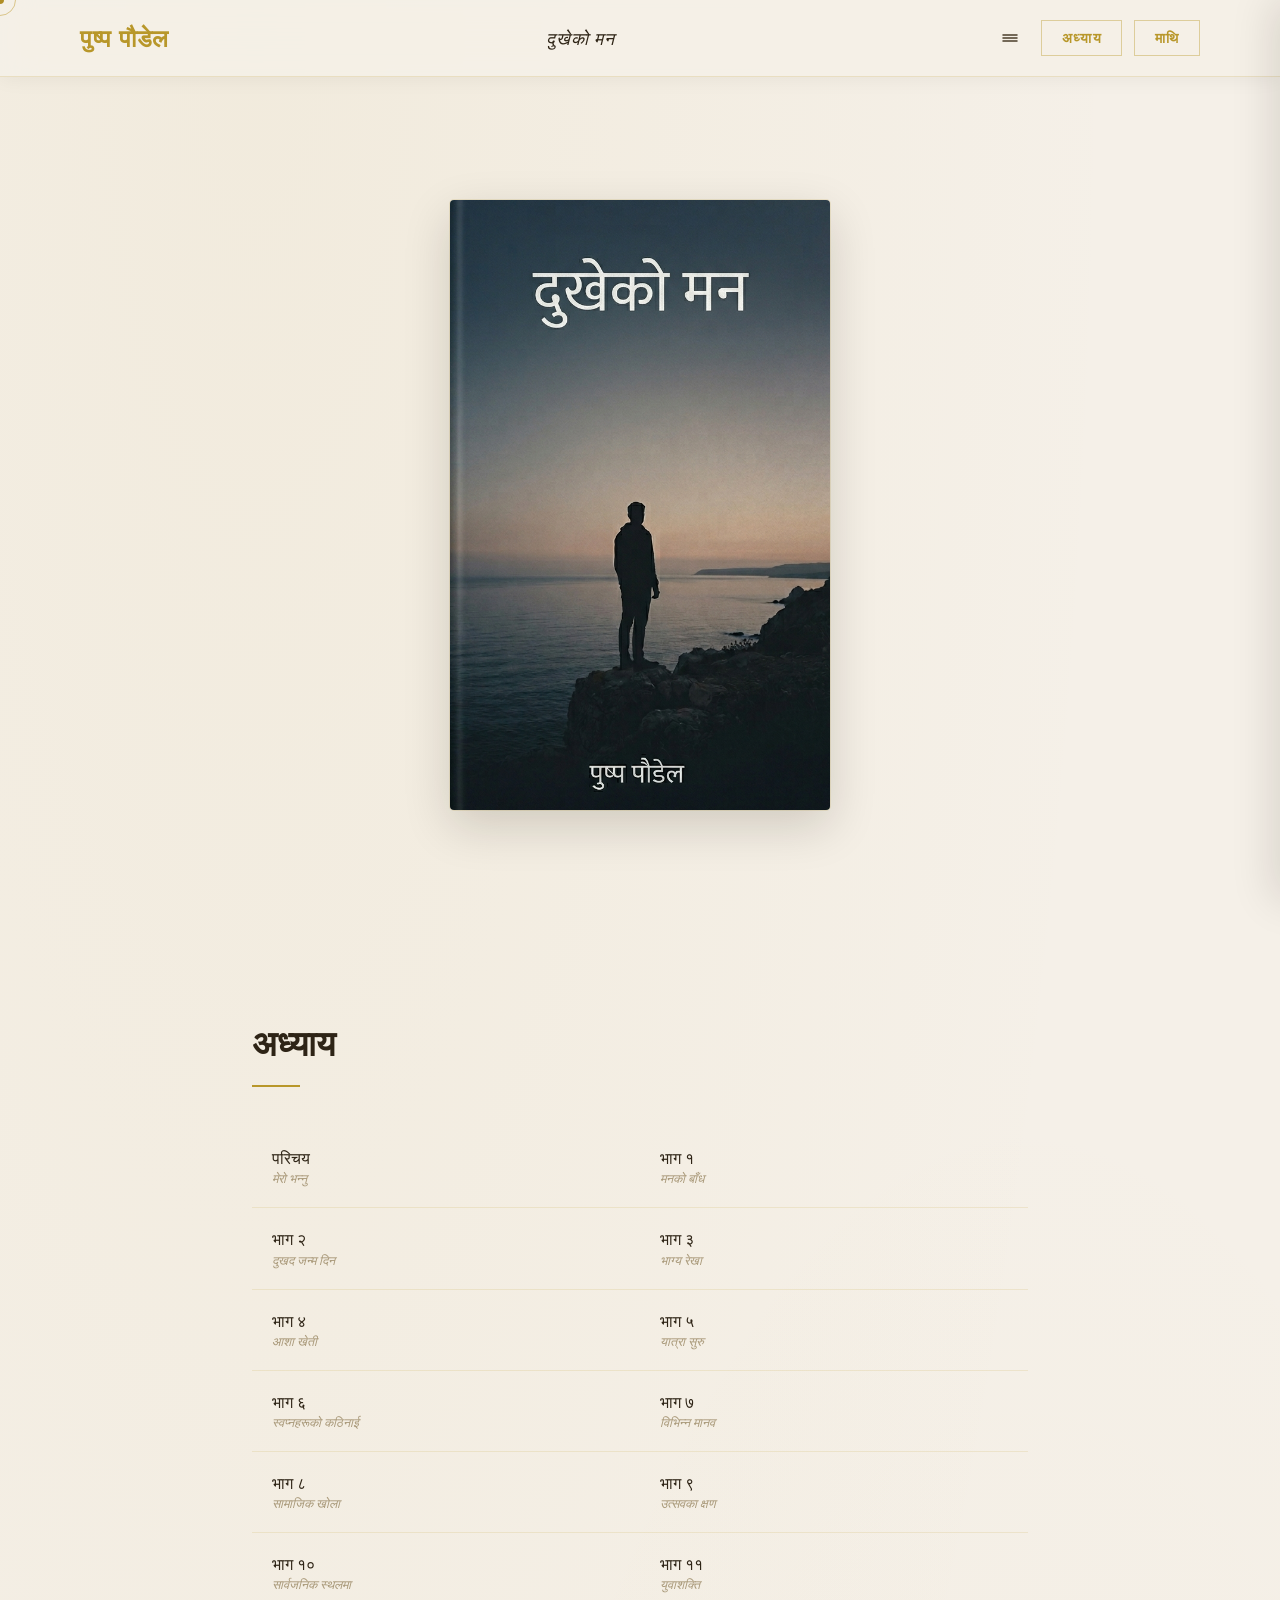
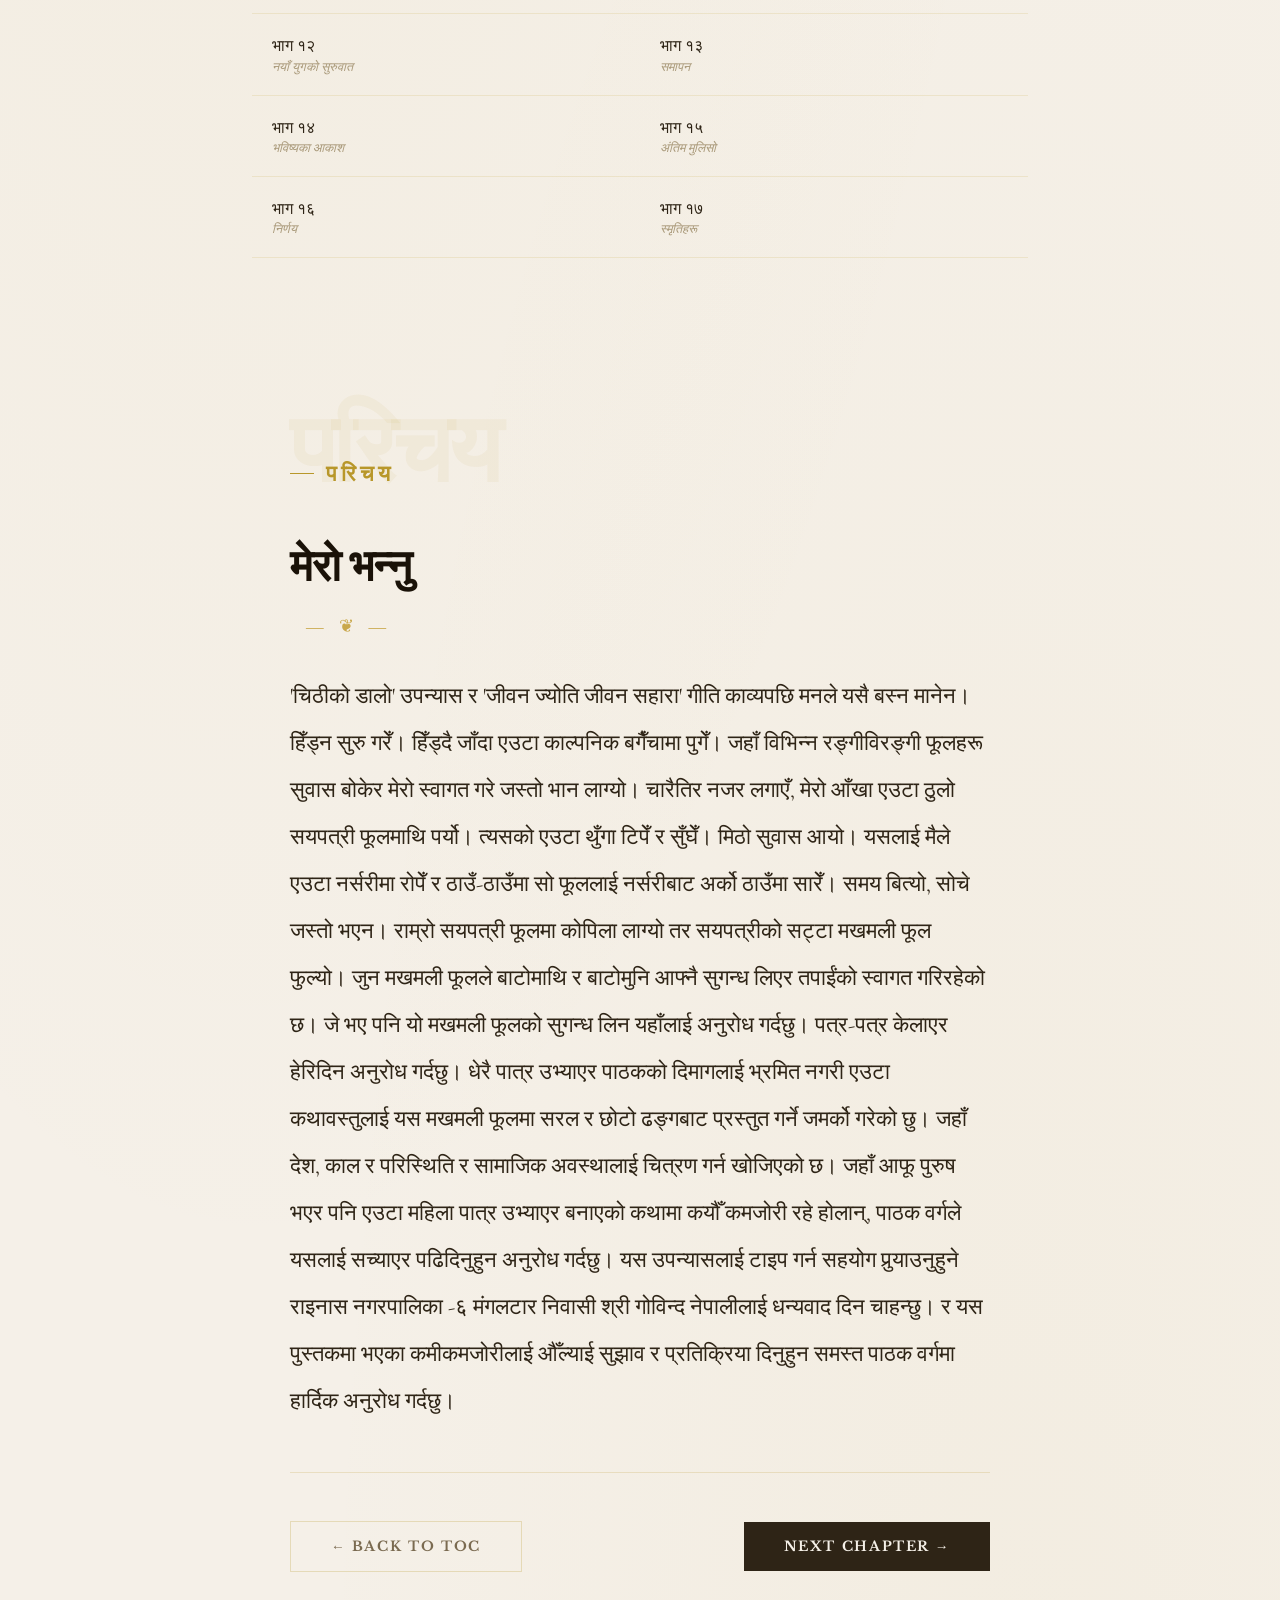
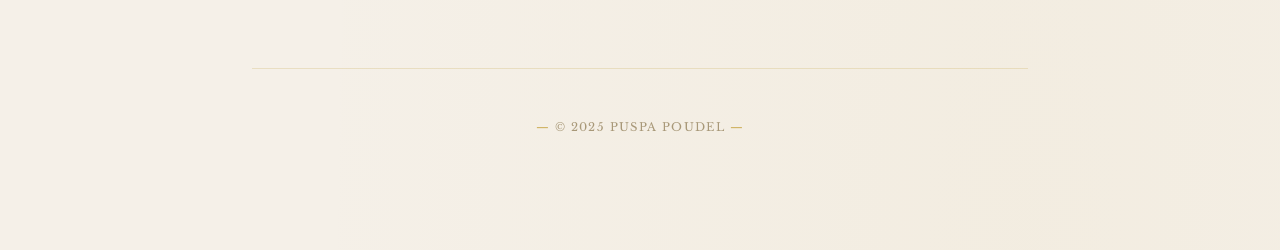
<file: dukheko-man/index.html>
<!doctype html>
<html lang="ne">
<head>
  <meta charset="utf-8" />
  <meta name="viewport" content="width=device-width, initial-scale=1" />
  <title>Dukheko Mann — Digital Book</title>
  <link rel="icon" type="image/png" href="../photo.png">
  <link rel="stylesheet" href="styles.css">
  <script src="../script.js?v=1" defer></script>
  <script>
    // Clean URL redirect
    if (window.location.pathname.endsWith('/index.html')) {
      const cleanPath = window.location.pathname.replace('/index.html', '/');
      window.location.replace(window.location.origin + cleanPath + window.location.search);
    }

    document.addEventListener('scroll', () => {
      const p = window.scrollY / (document.body.scrollHeight - window.innerHeight);
      document.body.style.setProperty('--scroll-progress', (p * 100) + '%');
    });

    window.addEventListener('scroll', () => {
      const scrolled = window.scrollY > 10;
      document.body.classList.toggle('scrolled', scrolled);
    });
  </script>
</head>
<body class="page-dukheko">
  <!-- Custom Cursor Elements -->
  <div id="cursor"></div>
  <div id="cursorRing"></div>

   <header class="topbar" role="banner">
     <div class="topbar-inner">
       <a href="../" class="author-link" aria-label="Puspa Poudel homepage" style="text-decoration: none;">
         <div class="author-title">पुष्प पौडेल </div>
       </a>
       <div class="book-title">दुखेको मन</div>
       <div class="topbar-actions">
         <button class="btn btn-icon sidebar-toggle" type="button" aria-label="Open menu">
           <svg width="18" height="18" viewBox="0 0 18 18" fill="none"><path d="M2 6h14M2 9h14M2 12h14" stroke="currentColor" stroke-width="1.5" stroke-linecap="round"/></svg>
         </button>
         <button class="btn animated-btn" type="button" data-scroll="toc">अध्याय</button>
         <button class="btn animated-btn" type="button" data-scroll="top">माथि</button>
       </div>
     </div>
   </header>

   <!-- Sidebar Navigation -->
   <aside class="book-sidebar" id="book-sidebar" aria-label="Chapters navigation">
     <div class="sidebar-inner">
       <button class="sidebar-close" type="button" aria-label="Close menu">
         <svg width="24" height="24" viewBox="0 0 24 24" fill="none"><path d="M18 6L6 18M6 6l12 12" stroke="currentColor" stroke-width="1.5" stroke-linecap="round"/></svg>
       </button>
       <nav aria-label="Chapters">
         <ol class="toc sidebar-toc">
           <li class="toc-item">
             <button class="toc-btn" type="button" data-target="introduction">
               <span class="toc-btn-num">00</span>
               <span class="toc-btn-text">
                 <span class="toc-btn-chapter">परिचय</span>
                 <span class="toc-btn-title">मेरो भन्नु</span>
               </span>
             </button>
           </li>
           <li class="toc-item">
             <button class="toc-btn" type="button" data-target="chapter-1">
               <span class="toc-btn-num">01</span>
               <span class="toc-btn-text">
                 <span class="toc-btn-chapter">भाग १</span>
                 <span class="toc-btn-title">मनको बाँध</span>
               </span>
             </button>
           </li>
           <li class="toc-item">
             <button class="toc-btn" type="button" data-target="chapter-2">
               <span class="toc-btn-num">02</span>
               <span class="toc-btn-text">
                 <span class="toc-btn-chapter">भाग २</span>
                 <span class="toc-btn-title">दुखद जन्म दिन</span>
               </span>
             </button>
           </li>
           <li class="toc-item">
             <button class="toc-btn" type="button" data-target="chapter-3">
               <span class="toc-btn-num">03</span>
               <span class="toc-btn-text">
                 <span class="toc-btn-chapter">भाग ३</span>
                 <span class="toc-btn-title">भाग्य रेखा</span>
               </span>
             </button>
           </li>
           <li class="toc-item">
             <button class="toc-btn" type="button" data-target="chapter-4">
               <span class="toc-btn-num">04</span>
               <span class="toc-btn-text">
                 <span class="toc-btn-chapter">भाग ४</span>
                 <span class="toc-btn-title">आशा खेती</span>
               </span>
             </button>
           </li>
           <li class="toc-item">
             <button class="toc-btn" type="button" data-target="chapter-5">
               <span class="toc-btn-num">05</span>
               <span class="toc-btn-text">
                 <span class="toc-btn-chapter">भाग ५</span>
                 <span class="toc-btn-title">यात्रा सुरु</span>
               </span>
             </button>
           </li>
           <li class="toc-item">
             <button class="toc-btn" type="button" data-target="chapter-6">
               <span class="toc-btn-num">06</span>
               <span class="toc-btn-text">
                 <span class="toc-btn-chapter">भाग ६</span>
                 <span class="toc-btn-title">स्वप्नहरूको कठिनाई</span>
               </span>
             </button>
           </li>
           <li class="toc-item">
             <button class="toc-btn" type="button" data-target="chapter-7">
               <span class="toc-btn-num">07</span>
               <span class="toc-btn-text">
                 <span class="toc-btn-chapter">भाग ७</span>
                 <span class="toc-btn-title">विभिन्न मानव</span>
               </span>
             </button>
           </li>
           <li class="toc-item">
             <button class="toc-btn" type="button" data-target="chapter-8">
               <span class="toc-btn-num">08</span>
               <span class="toc-btn-text">
                 <span class="toc-btn-chapter">भाग ८</span>
                 <span class="toc-btn-title">सामाजिक खोला</span>
               </span>
             </button>
           </li>
           <li class="toc-item">
             <button class="toc-btn" type="button" data-target="chapter-9">
               <span class="toc-btn-num">09</span>
               <span class="toc-btn-text">
                 <span class="toc-btn-chapter">भाग ९</span>
                 <span class="toc-btn-title">उत्सवका क्षण</span>
               </span>
             </button>
           </li>
           <li class="toc-item">
             <button class="toc-btn" type="button" data-target="chapter-10">
               <span class="toc-btn-num">10</span>
               <span class="toc-btn-text">
                 <span class="toc-btn-chapter">भाग १०</span>
                 <span class="toc-btn-title">सार्वजनिक स्थलमा</span>
               </span>
             </button>
           </li>
           <li class="toc-item">
             <button class="toc-btn" type="button" data-target="chapter-11">
               <span class="toc-btn-num">11</span>
               <span class="toc-btn-text">
                 <span class="toc-btn-chapter">भाग ११</span>
                 <span class="toc-btn-title">युवाशक्ति</span>
               </span>
             </button>
           </li>
           <li class="toc-item">
             <button class="toc-btn" type="button" data-target="chapter-12">
               <span class="toc-btn-num">12</span>
               <span class="toc-btn-text">
                 <span class="toc-btn-chapter">भाग १२</span>
                 <span class="toc-btn-title">नयाँ युगको सुरुवात</span>
               </span>
             </button>
           </li>
           <li class="toc-item">
             <button class="toc-btn" type="button" data-target="chapter-13">
               <span class="toc-btn-num">13</span>
               <span class="toc-btn-text">
                 <span class="toc-btn-chapter">भाग १३</span>
                 <span class="toc-btn-title">समापन</span>
               </span>
             </button>
           </li>
           <li class="toc-item">
             <button class="toc-btn" type="button" data-target="chapter-14">
               <span class="toc-btn-num">14</span>
               <span class="toc-btn-text">
                 <span class="toc-btn-chapter">भाग १४</span>
                 <span class="toc-btn-title">भविष्यका आकाश</span>
               </span>
             </button>
           </li>
           <li class="toc-item">
             <button class="toc-btn" type="button" data-target="chapter-15">
               <span class="toc-btn-num">15</span>
               <span class="toc-btn-text">
                 <span class="toc-btn-chapter">भाग १५</span>
                 <span class="toc-btn-title">अंतिम मुलिसो</span>
               </span>
             </button>
           </li>
           <li class="toc-item">
             <button class="toc-btn" type="button" data-target="chapter-16">
               <span class="toc-btn-num">16</span>
               <span class="toc-btn-text">
                 <span class="toc-btn-chapter">भाग १६</span>
                 <span class="toc-btn-title">निर्णय</span>
               </span>
             </button>
           </li>
           <li class="toc-item">
             <button class="toc-btn" type="button" data-target="chapter-17">
               <span class="toc-btn-num">17</span>
               <span class="toc-btn-text">
                 <span class="toc-btn-chapter">भाग १७</span>
                 <span class="toc-btn-title">स्मृतिहरू</span>
               </span>
             </button>
           </li>
         </ol>
       </nav>
     </div>
   </aside>

   <div class="sidebar-backdrop" id="sidebar-backdrop"></div>

  <main class="container" id="top">
     <section class="page cover-page" aria-label="Cover page">
       <div class="page-inner titlepage">
         <button data-scroll="toc" class="cover-image-btn">
           <img src="../Dukheko%20man.png" alt="Dukheko Mann Cover" class="cover-image">
         </button>
       </div>
     </section>

    <section class="page" id="toc" aria-label="Table of contents">
      <div class="page-inner">
        <h2 class="toc-title">अध्याय</h2>

        <nav aria-label="Contents navigation">
          <ol class="toc">
            <li class="toc-item">
              <span class="dot" aria-hidden="true"></span>
              <button class="toc-btn" type="button" data-target="introduction">
                परिचय
                <small>मेरो भन्नु</small>
              </button>
            </li>
            <li class="toc-item">
              <span class="dot" aria-hidden="true"></span>
              <button class="toc-btn" type="button" data-target="chapter-1">
                भाग १ 
                <small>मनको बाँध</small>
              </button>
            </li>
            <li class="toc-item">
              <span class="dot" aria-hidden="true"></span>
              <button class="toc-btn" type="button" data-target="chapter-2">
                भाग २ 
                <small>दुखद जन्म दिन</small>
              </button>
            </li>
<li class="toc-item">
              <span class="dot" aria-hidden="true"></span>
              <button class="toc-btn" type="button" data-target="chapter-3">
                भाग ३
                <small>भाग्य रेखा</small>
              </button>
            </li>
            <li class="toc-item">
              <span class="dot" aria-hidden="true"></span>
              <button class="toc-btn" type="button" data-target="chapter-4">
                भाग ४
                <small>आशा खेती</small>
              </button>
            </li>
            <li class="toc-item">
              <span class="dot" aria-hidden="true"></span>
               <button class="toc-btn" type="button" data-target="chapter-5">
                 भाग ५
                 <small>यात्रा सुरु</small>
               </button>
            </li>
            <li class="toc-item">
              <span class="dot" aria-hidden="true"></span>
               <button class="toc-btn" type="button" data-target="chapter-6">
                 भाग ६
                 <small>स्वप्नहरूको कठिनाई</small>
               </button>
            </li>
            <li class="toc-item">
              <span class="dot" aria-hidden="true"></span>
               <button class="toc-btn" type="button" data-target="chapter-7">
                 भाग ७
                 <small>विभिन्न मानव</small>
               </button>
            </li>
            <li class="toc-item">
              <span class="dot" aria-hidden="true"></span>
               <button class="toc-btn" type="button" data-target="chapter-8">
                 भाग ८
                 <small>सामाजिक खोला</small>
               </button>
            </li>
            <li class="toc-item">
              <span class="dot" aria-hidden="true"></span>
               <button class="toc-btn" type="button" data-target="chapter-9">
                 भाग ९
                 <small>उत्सवका क्षण</small>
               </button>
            </li>
            <li class="toc-item">
              <span class="dot" aria-hidden="true"></span>
               <button class="toc-btn" type="button" data-target="chapter-10">
                 भाग १०
                 <small>सार्वजनिक स्थलमा</small>
               </button>
            </li>
            <li class="toc-item">
              <span class="dot" aria-hidden="true"></span>
               <button class="toc-btn" type="button" data-target="chapter-11">
                 भाग ११
                 <small>युवाशक्ति</small>
               </button>
            </li>
            <li class="toc-item">
              <span class="dot" aria-hidden="true"></span>
               <button class="toc-btn" type="button" data-target="chapter-12">
                 भाग १२
                 <small>नयाँ युगको सुरुवात</small>
               </button>
            </li>
            <li class="toc-item">
              <span class="dot" aria-hidden="true"></span>
               <button class="toc-btn" type="button" data-target="chapter-13">
                 भाग १३
                 <small>समापन</small>
               </button>
            </li>
            <li class="toc-item">
              <span class="dot" aria-hidden="true"></span>
               <button class="toc-btn" type="button" data-target="chapter-14">
                 भाग १४
                 <small>भविष्यका आकाश</small>
               </button>
            </li>
            <li class="toc-item">
              <span class="dot" aria-hidden="true"></span>
               <button class="toc-btn" type="button" data-target="chapter-15">
                 भाग १५
                 <small>अंतिम मुलिसो</small>
               </button>
            </li>
            <li class="toc-item">
              <span class="dot" aria-hidden="true"></span>
               <button class="toc-btn" type="button" data-target="chapter-16">
                 भाग १६
                 <small>निर्णय</small>
               </button>
            </li>
            <li class="toc-item">
              <span class="dot" aria-hidden="true"></span>
               <button class="toc-btn" type="button" data-target="chapter-17">
                 भाग १७
                 <small>स्मृतिहरू</small>
               </button>
            </li>
            
</ol>
         </nav>
       </div>
     </section>

     <section class="page book-section active" id="introduction" aria-label="Introduction">
       <article class="page-inner book-content">
         <p class="chapter-kicker">परिचय</p>
          <h2>मेरो भन्नु</h2>
          <div class="chapter-ornament" aria-hidden="true"></div>
          <p>
'चिठीको डालो' उपन्यास र 'जीवन ज्योति जीवन सहारा' गीति काव्यपछि मनले यसै बस्न मानेन। हिँड्न सुरु गरेँ। हिँड्दै जाँदा एउटा काल्पनिक बगैँचामा पुगेँ। जहाँ विभिन्न रङ्गीविरङ्गी फूलहरू सुवास बोकेर मेरो स्वागत गरे जस्तो भान लाग्यो। चारैतिर नजर लगाएँ, मेरो आँखा एउटा ठुलो सयपत्री फूलमाथि पर्यो। त्यसको एउटा थुँगा टिपेँ र सुँघेँ। मिठो सुवास आयो। यसलाई मैले एउटा नर्सरीमा रोपेँ र ठाउँ-ठाउँमा सो फूललाई नर्सरीबाट अर्को ठाउँमा सारेँ। समय बित्यो, सोचे जस्तो भएन। राम्रो सयपत्री फूलमा कोपिला लाग्यो तर सयपत्रीको सट्टा मखमली फूल फुल्यो। जुन मखमली फूलले बाटोमाथि र बाटोमुनि आफ्नै सुगन्ध लिएर तपाईंको स्वागत गरिरहेको छ। जे भए पनि यो मखमली फूलको सुगन्ध लिन यहाँलाई अनुरोध गर्दछु। पत्र-पत्र केलाएर हेरिदिन अनुरोध गर्दछु। धेरै पात्र उभ्याएर पाठकको दिमागलाई भ्रमित नगरी एउटा कथावस्तुलाई यस मखमली फूलमा सरल र छोटो ढङ्गबाट प्रस्तुत गर्ने जमर्को गरेको छु। जहाँ देश, काल र परिस्थिति र सामाजिक अवस्थालाई चित्रण गर्न खोजिएको छ। जहाँ आफू पुरुष भएर पनि एउटा महिला पात्र उभ्याएर बनाएको कथामा कयौँ कमजोरी रहे होलान्, पाठक वर्गले यसलाई सच्याएर पढिदिनुहुन अनुरोध गर्दछु। यस उपन्यासलाई टाइप गर्न सहयोग पुर्‍याउनुहुने राइनास नगरपालिका -६ मंगलटार निवासी श्री गोविन्द नेपालीलाई धन्यवाद दिन चाहन्छु। र यस पुस्तकमा भएका कमीकमजोरीलाई औँल्याई सुझाव र प्रतिक्रिया दिनुहुन समस्त पाठक वर्गमा हार्दिक अनुरोध गर्दछु।       
    
</p>
         <div class="next-chapter-container">
            <button class="btn" type="button" data-scroll="toc">← Back to TOC</button>
           <button class="next-chapter-btn" type="button" data-target="chapter-1">Next Chapter →</button>
         </div>
       </article>
     </section>

    <section class="page book-section hidden" id="chapter-1" aria-label="Chapter 1">
      <article class="page-inner book-content">
        <p class="chapter-kicker">भाग १ </p>
        <h2>मनको बाँध</h2>
        <div class="chapter-ornament" aria-hidden="true"></div>
        <p>मन हो, मेरो मन, यो पूर्णिमाको मन। जुन भावनासँगै दौडिन्छ। कहिले कहाँ पुग्छ, कहिले कहाँ पुग्छ। जुन बिजुलीभन्दा छिटो पुग्छ। मुटुको धडकनभन्दा छिटो कुद्न सक्छ। यो मन कहिले अल्झिएर कहिँ अडिन्छ। यो मनलाई कहिले काँडाले घोचेझैँ च्वास्स घोच्छ। यी मनका रहरहरू कति छन् कति। मनका आवश्यकताहरू कति छन् कति। एकपछि अर्को आइरहन्छ। यो मन सुखसँग भोग गर्न चाहन्छ। कहिले यो मन पहरामा पुग्छ, कहिले यो मन छहरामा पुग्छ। तर यो मनलाई कहिल्यै शान्ति छैन। एउटा डायरीमा देखेकी थिएँ, "यो भर नभएको जिन्दगी, रहर भने कति हुन कति।" साँच्चै यी मनका इच्छा, चाहना र रहरले मानिसलाई सधैँ घचघच्याइरहेको हुन्छ। मानिसका मनहरू वा यी मनहरू सधैँ उस्तै हुँदैनन्। यो मन कहिले दुःखको सागरमा पौडिरहन्छ। कहिले यो मन सुख प्राप्तिका लागि संघर्षरत हुन्छ। यस्तै यो मन दुःख, सुख, हाँसो, रोदनसँग जिन्दगीभर नदीसरी भावनामा बगिरहन्छ। कहिले यो मन भोक प्यासमा छटपटाइरहन्छ। यो मनको मिलनले माया, सद्भाव, एकता कायम राख्दो रहेछ। जसले जीवनलाई एउटा नयाँ ऊर्जा दिएर बाँच्न सिकाउँदो रहेछ। सोचे जस्तो हुन्छ।</p>
<p>कहिले यो मन चञ्चल, चलायमान र अनियन्त्रित हुन सक्दो रहेछ। जसले यो जीवनलाई कहिलेकाहीँ कुविचारतर्फ धकेल्न सक्छ। जसले जीवनलाई एउटा बर्बादीतर्फ धकेल्न सक्छ। त्यसैले आत्मसंयम भएर यो मनलाई बाँध्न जरुरी छ। कहिले यो मन जितको नारा लाइरहेको हुन्छ। कहिले हारको दुःख खेपिरहेको छ। कहिले मन सिर्जनाको बाटोमा मेरो जस्तै कयौँ मन कहिले सिर्जनाको बाटोमा हिँडिरहेका छन् भने कहिले विनाशको बाटोमा लागिरहेको छ। जित्नेको हाँसो, हार्नेको आँसु यही मनबाट सिर्जना हुन्छ। यही मन स्वार्थी, घमण्डी, पाखण्डी, अधर्मी र पापी छ। यही मन दया, माया, धर्म र निर्माणको बाटोमा लाग्दछ। यही मनमा नै अकल छ। कहिले अकलमा सुटुक्क किरा पर्न सक्छ र यो सुन्दर संसारलाई भताभुङ्ग र लथालिङ्ग पार्न सक्छ। त्यसैले त यो मानव मन कहिले असल सोच्छ, कहिले खराब सोच्छ। अनि मनभित्र असल र खराबको द्वन्द्व सिर्जना गर्छ। यस्तै मन कहिले सफा र धमिलो हुन्छ। वातावरण जस्तै कहिले यो मनमा घाम लाग्छ, कहिले बादल छाउँछ। कहिले यो मन दयालु र कहिले यो मन ईर्ष्यालु बनिदिन्छ र शंकालु बनिदिन्छ। कहिले कोमल बन्छ त कहिले कठोर बन्छ।</p>
<p>यी मनका कुरा, यी मनका भावना एकले अर्कासँग बुझ्न सके माया, ममता र आत्मीयता प्रकट हुन्छ। यो मन सुख दुःखको साथी बन्दछ। यो मन कहिले अर्काको गुण देख्छ, कहिले अर्काको बैगुन वा दुर्गुण देख्छ। यस्तै यो मन कहिले स्वार्थको दुष्चक्रमा फँस्दछ। फलस्वरूप अन्याय, अत्याचार, शोषण, दमन बढ्न जान्छ। यस स्वार्थी दुनियाँमा एकले अर्काको उपहास गर्छ। तत्पश्चात् द्वन्द्व, अशान्ति र मानव संहार हुन सक्छ। यो मानव मनलाई प्रायः आफ्नै बाँसुरी आफ्नै गीत मनपर्छ। आजकाल थुप्रै मनहरू अहम बन्दै गइरहेका छन्। त्यसैले यो जनजीवन थप कष्टकर बन्दै गएको छ। भनिन्छ, "मनको लड्डु घिउसित खानु।" कतिपय यी मनका इच्छा आफ्नै मनभित्र सीमित छन्। यी मनका इच्छा, चाहना पूरा गर्न दृढ इच्छाशक्ति चाहिन्छ।</p>
<p>म सोच्दछु, यो मनको मझेरीमा बसेर कसैलाई छमछमी नाच्ने इच्छा होला। कसैलाई पेटभरि खाने इच्छा होला। कसैलाई एकसरो राम्रो लगाउने इच्छा होला। यसको अलावा कसैलाई जहाजमा उड्ने इच्छा होला। कसैलाई थुप्रै कमाउने इच्छा होला। कसैलाई महल ठड्याउने इच्छा होला। यसरी नै मन जीवनसँग खेलिरहेको छ। तर सुन्दर कल्पनाले मनलाई नयाँ ऊर्जा दिइरहेको छ। आशाै आशाको डोरीमा मन अडिइरहेको छ। सुन्दर भविष्यको कल्पनामा मन अल्झिरहेको छ। यति कमाउँला, उति कमाउँला, यो गरौँला, सो गरौँला भन्दै मनले मान्छेलाई आफ्नो कर्मक्षेत्रमा डोर्‍याउँछ। मन यस्तै सुन्दर स्वप्न देख्छ। तर दुश्मन समयले बाटो छेक्छ। यस्तै मन नमिल्दा नै झगडा र वैमनस्य र तनाव उत्पन्न हुन्छ। जसलाई मन शुद्ध वा चित्त शुद्ध गर्नुपर्छ। दही मथेर नौनी निस्केझैँ मन मथेर निष्कर्ष निस्कन्छ। यो सही निष्कर्षलाई मानव कल्याणको लागि लगाउन सके यस समाजमा बस्ने सबैको कल्याण हुन्छ। फेरि हरेक मान्छेको मन फरक-फरक वा सोचाई फरक-फरक हुन्छ। र हरेकको सोच वा मनमा आ-आफ्नै संसार हुन्छ। सो संसार मबाट सुरु हुन्छ। र मभित्र मन बस्छ। मनमा कहिले मैलो बस्न सक्छ। मनको मैलो हटाउन सके मन सुमन बन्छ। सुमन धेरैको मनमा अटाउन सक्छ। फलस्वरूप मनको धनी सही हो, जो धेरैको मनमा अटाउन सक्छ। मनको दुश्मन कुविचार हो, जसले पवित्र मनलाई खरानी पार्न सक्छ। मन विचारसँग दौडिरहन्छ। कहिलेकाहीँ मनमा गाँठो पर्न सक्छ, बाधा आउन सक्छ। मनको गाँठो फुकाउन सहारा चाहिन्छ। मान्छे पिच्छे मन पनि फरक हुन्छ। अंग्रेजीमा भनिएको छ, "Many heads, many minds." सही सोचलाई सृजनशील काममा लगाउन सके मानव जातिले दुःख भोग्नु पर्ने थिएन। फेरि मनका गोरेटा, मनका बाटाहरू अनगिन्ती छन्। कुन बाटो हिँड्ने? कुन गोरेटो हिँड्ने भन्ने बारेमा कहिलेकाहीँ मन अलमलिन्छ। मन दोमन हुन्छ। सही बाटो र गलत बाटो पनि मनले नै छुट्याउनु पर्छ। यो जीवनलाई अग्रगति र पश्चागमनतिर लैजाने आखिर मन नै हो। उचित समयमा उचित निर्णय लिने मनले जीवनलाई संवृद्ध बनाउँछ। फेरि मलाई लाग्छ, यो मन प्रकृतिसँग जुध्छ, रोग, भोकसँग लड्छ। मनलाई विश्राम चाहिन्छ। मनको भारी बिसाउने ठाउँ मायाको चौतारी हो, जहाँ दुःखको भारी बिसाइन्छ। तत्पश्चात् मन फेरि कर्तव्यबोधको झल्कोले ब्युँझन्छ। गन्तव्यमा पुग्न अगाडि बढ्छ। मनले केवल सुख, दुःख, पीडा अनुभव गर्छ। जब पीडा हुन्छ, मन आँखाबाट आँसु खसाएर नुहाउँछ। फेरि धैर्यले आँसुको सागरमा बाँध हाल्छ र मनले नयाँ ऊर्जा महसुस गर्छ। मनका भावनालाई कहिले सामाजिक परिवेश, कहिले व्यावहारिक समस्या, कहिले राष्ट्रियता, कहिले सामाजिक वेथिति, कहिले राजनीतिक परिस्थितिले छुन्छ। मनका पिर व्यथा कहिलेकाहीँ कसैलाई पोखूँ झैँ लाग्छ। त्यसैले म मनको दुःख बिसाउन कहिले कहाँ पुग्छु, कहिले कहाँ पुग्छु। तर सुनिदिने कोही कहिलेकाहीँ कोही हुँदैनन्। कोही नभए ढुङ्गासँग सल्लाह लिनु भन्ने उखान सम्झेर मनको वह मनभित्रै राख्छु। समाजका विभिन्न मानिसका समस्यालाई आफ्नै समस्या ठान्छु। अरूका दुःखलाई आफ्नै दुःख सम्झन्छु। मेरा जस्तै थुप्रै दुखेका मनहरू दुःखको सागरमा पौडिरहेका छन्। बाढीसँग बग्न नदिन ती मनहरूलाई पनि बाँध हाल्न पुग्छु। फेरि समाजमा बसेपछि सबैलाई एउटा न एउटा समस्या आइनै रहन्छ। एउटा न एउटा दुःख आइपर्छ। मेरो मन कहिले यी समाजका मानिसको दुःख र ढुकढुकी छाप्ने प्रयास गर्छ। फेरि मेरो मन कहिले हावा हुरीसँग खेल्छ, कहिले बादलसँग खेल्छ। खेल्दै जाँदा कहिले घर-घर डुल्छु, बस्ती बस्ती डुल्छु, खेतका गरा गरा पुग्छु। घर मुनिको डिलबहादुर दाइ, उसकी छोरी बेली, उसकी श्रीमती चमेलीसँग म धेरै परिचित छु। मेरी हजुरआमाको मायाले म यो धर्तीमा उभिन सक्षम भएँ। मान्छेको मनभित्रको सच्चा प्रेमले जीवन चल्दो रहेछ। दुःख भित्रबाट मानिसले जीवनमा सुख खोज्नुपर्दो रहेछ। खहरे कहिले उर्लन्छ, कहिले शान्त हुन्छ। यस्तै मनका ज्वारभाटाहरू नदीझैँ उर्लन्छन् र शान्त हुन्छन्। यो मनलाई शान्त पार्न जीवनको यी आँधीबेहरीसँग जुध्दै, मनका ज्वारभाटालाई शान्त गराउन मनको बाँध हाल्दै आएको छु। जसले एउटा दुखी मन यस धर्तीमा थुप्रै व्यवधान र आरोह अवरोहसँग जुध्दैछ, हिँड्दैछ।
</p>
        <div class="next-chapter-container">
          <button class="prev-chapter-btn" type="button" data-target="introduction">← Previous</button>
          <button class="next-chapter-btn" type="button" data-target="chapter-2">Next Chapter →</button>
        </div>
      </article>
    </section>

    <section class="page book-section hidden" id="chapter-2" aria-label="Chapter 2">
      <article class="page-inner book-content">
        <p class="chapter-kicker">भाग २ </p>
        <h2>दुखद जन्म दिन</h2>
        <div class="chapter-ornament" aria-hidden="true"></div>
        <p>मानिसको जन्म दुखको कारण हो'- भन्ने वाणी मेरो जिवन संग मेल खादै आएको छ । एउटा ग्रामिण वस्ती, छरपष्ट घरहरू केही घर हाल अझै फुसको छाना लिएर उभिएका थिए केही घर जस्ताका छाना, केही घर ढुङ्‌गाका छानामा ठडिएका थिए । विचमा मुलबाटो। मुलबाटो को तलमाथि घरहरु थपिदै थिए अधिका जमानामा मान्छेहरु औलो लाग्छ  भनेर वेसिमा वस्न  मान्थेननरे औलो उन्मुलन भएपछि । मानीसहरु विस्तारै यो मेरो गाउँको रमाइलो वस्तीमा विस्तारै बसाई सरेर आउदैछन् । यो समयको खेल जस्तै कोही वसाई सरेर प्रदेश तिर बसाई सरेर जाँदैछन् । जहाँको वस्ती  र मेरो ढुङ्‌गाले छाएको घर पवित्र र स्वर्ग छ जस्तै छ । घर अगाडी एउटा धनसार जहाँ कालिभैसी कल्चौडा भरी दुध लिएर वसेको हुन्छ। घर मुन्तिर मेरी वाल्य सखा आशा को घर, अझै मुन्तीर शिला र सुसिला दिदीको घर मास्तिर नारायाण, विष्णु र अच्युत दाईको घर विभीन्न कालखण्डमा निमीत घर थिए । वर्षा लागे पछि फाँटमा वाली लाहलह झुल्थे हिउँद मा अन्न वाली टिपेपछी हामी केटाकेटी  विचको ठूलो गरामा खेल खेल्न जम्मा हुन्थ्यौ । हाम्रो जम्मा चार जनाको परिवार, मेरो हजुर आमा, म दाई बुवा थियौ । म साढ़े दुई वर्षको थिए । दाइ  सात वर्ष हाम्रो जन्मान्तर करीब पाँच वर्षको थियो । म दाईको बुई चढेर गाउँगाउँ घरघर, गरा गरा चाहर्ने गर्थे । बा पुरोहीत काम गर्नुहुन्थ्यो । हजुर आमा घरमा खाना पकाउने र हाम्रो हेरविचार गर्नु हुन्थ्यो । सधै जसो हिउदको समय हामी केटाकेटी को खेल ठुलो गरामा एउटा टालाको भकुण्डो बनाई पिट्टु खेलिन्थो। त्यहाँ दुई समुहमा केटाकेटीहरु विभाजन गरिन्थ्यो। म अलि सानी भएकीले छेउछाउमा रमाएर उफ्रने गर्थे दुई डफ्फामा विभक्त केटाकेटी हरु कोही भकुण्डो समाउने कोही पिटु ढाल्ने र कोही भाग्ने क्रम चल्थ्यो । खेलमा आफ्नै नियम लागु हुन्थ्यो । यो खेल प्राय हिउद भरी चलि रहन्थो । एक पक्ष पिटु बनाउन र एक पक्ष भकुण्डे प्रहार गरेर विपक्षी लाई संवेदनशि अंगमा प्रहार गर्दै खेल अधि बढ्थ्यो । संवेदनशिल अंगमा भकुण्डो ले लागेपछि। यो खेल समाप्त हुन्थ्यो । र फेरी नयाँ खेल शुरु I यसरी खेल्दै जादा पिट्टु जसले जस्ले चाडै बनाउथ्यो । सो विजेता बन्थो यसरी म दाई दिदीहरूको खेल हेरेर छेउ छेउमा उफर्दै मनोरन्जन लिने गर्थे । यसरी हाम्रो बाल क्रिडा चलिरहन्थो । कहिले सिस पाते खेलेर, कहिले डण्डी वियो खेलेर । खेलका विभीन्न नियम हरु पालन गर्दै साँझ को झ्याउकीरी वासे पछि खेल समाप्त हुन्थ्यो र म फेरी दाईको वुई चढेर आफ्नो घर आउथें । साँझ परे पछि बा पनि जजमान कहाँ बाट घरमा आउनु हुन्थ्यो । म बा को झोला खोतल्न पुग्थे र आफ्नो अधिकार जमाउथे। दाई ख छेउमा बसेर हेरीरहन्थ्यो र मैले प्रसाद दिएपछि खुशी  हुनुहुन्यो दाई लाई म तं भनेर सम्बोधन गर्थे । उस्ले सो मिठो प्रसाद र नैवेध नदिए भोली देखी  वोकेर खेल्न नलाने बताउथ्यो । र म केही गुमाउन पुग्थे । खेलाउन लैजाने सर्तमा । बा उता दाई लाई पनि दे है सानी भनेर भन्नुहुन्ध्या म कहिले काही दिन्न भनेर कुम नचाउरथे र म हाम्रो घरको वाघ बनेको थिएँ । माया ले फुर्किएको थिएँ । काली भैसीको दूध खाएर हुर्किएको थिए । साँच्चै पुल्पुलिएको थिए ।</p>
<p>उता दाई कहिले काही प्रसाद र नैवध । निवेदन मित्र हजुरआमा कहाँ पुग्थ्यो र भन्थ्यो नानिले एक्लै खाई। मलाई दिईन । न्याय दिलाउन हजुर आमा मित्र वाट गाली गर्दै मलाई हाँडीघोप्टे को संज्ञा दिनुहुन्थ्यो र भन्नु हुन्थ्यो आफै मात्र खार्ते दाई लाई दिन पर्दैन भनि गाली गर्नुहुन्थ्यो । म जसको पर्वाह नगरी मुखभरी खाइरहन्छ। र अधाएर धेरै भएपछि 4 भाडो दाईलाई यसरी देब समय सुम्पन्धे मॅ र समय समयमा म हजुर आमाको मायाँ ले कहिले नानी कहिले मैया, कहिले गन्धा र धुनीमा नामले समय अनुसार सम्बोधन गरेर वोलाइन्छ मायाँको यो गाली वा सम्बोधन मेरो लागि पोसिलो खुराक थियो । म यसलाई सजिलै पचाउथे । हर्कदै गए सम्बादितानुदिन बढ्दै गएँ काली भैसी मेरो आमा थियो । दुध दुहुन वाल्टीन वजाउदै भकारोमा पुग्थे । कहिले काही हजुर आमाले भैसी दहर काँचै दूध बटुकामा हालेर पोसी लो हुन्छ वा भनेर पीउथे र हजुर आम दिनुहुन्थ्यो । म. म घुड़‌धुड लाई भुडी देखाउथे  र हजुर आमालाई भन्थे । हेर्नुस त मेरो भुरी कत्रो भयो । हजुर आमा लाई हेर्ने फुर्सद हुदैन्थ्यो र भन्नुहुन्थ्यो । लौ लौ भयो म उफ्रेर दाई भएतिर दौडन्थे । दाई किताब फिजाएर पढिरहेको हुन्थ्यो । म किताव तानेर हैरान पार्टी र दाई लाई लेखामा वाधा पुरयाउथें । दाई सहनशिल भएर मेरो उदण्ड स्वाभाव सहिरहन्थ्यो र आदिवा केही नलागे पछि हजुर आमा लाई गुहार भन्थ्यो । हेर्नुस न बानीले किताब च्याती । हजुर आमा लठ्ठी लिएर आएपछि  उदै भाग्ने गर्थे । यसरी नै दिन रातहरु वित्दै रात  गए। एक दिन दाई स्कुल जान नसकी सुतिरहेको थियो । वा सिरानमा वसेर विधाका हात उसको निधारमा हात राखेर छाम्नु हुन्न्या र बेला बेलामा चम्चाले पानी खुवाउनु हुन्थ्यो । उ है हैं गरी छटपटाउथ्यो । भोली पल्ट विहान उदा घाम लागी सके फुलमाला अविर ले सजाइएको थियो । मानिस हाल वरिपरी भेला भएका थिए । कहि कतै सन्वावासी सुनिन्थ्यो । म अगाडी सरेर आए र अगाडी उभिएँ । मेरो चंचलता वढ्दै गये। दाई लाई लगाइ दिएको माला म पनि लगाउछु भन्दै तान्न थाले ।</p>
<p>विचमा रुकावट आयो र म पछाडी धकेलिए एकै छिनमा, शंख जनीका साथ लास्का दाई लाई बोकेर अगाडी वढ्यो । म पनि जान्छु भनी म अगाडी बढदें । काकी हरुले भन्थे । दनाई जानु हुन्न, दाई लाई देउताको घर जादैछ । म भन्थे म पनि देउताको घर जान्छ । भन्दै रुन्धे । जानु हुन्न भोली पर्सि जाने हो भन्छे । हुदा हुदै साँझ पयो वा सेतो कपडा टाउकोमा बाँधेर घरको छेउमा मोलाइरहनु हुन्थ्यो । म बाबालाई सोधें वा । दाई खै। दाई देउताको घरमा गएको हो ? म पनि देउताको घरमा जान्छ मन्छे अगाडी उफ्रन्छे । उत्तर केही पाउन धे र अगाडी दाईको भकुण्डो देखें  भकुण्डो लिए ठुलो गरा तिर दौडे। पिट्ट बनाउन 1 थाले । तर यो दिन खेल्न कोही आएनन म मकुण्डो लिएर निरास हुदै फर्कदै थिएँ, सानुकाले बाटामा भेट भयो मैले उसलाई भने । आई हाम्रो दाई देउताको घर गयो ! म पनि भोलीपर्सि जाने ! है पनि जान्छस? जान्न म त उ भन्थ्यो । </p>
<p>रातको वान्ह वजेको हुदो हो म निद्रा व्यं । उठन खोजें इंङग टाउकामा सन्दसको पलेंटो टाउकामा ठोकियो । म सन्दुसवाट बाहिर निस्के । अचम्म भयो सबैमा कौतुहल्ता छायो । कहाँ थियौ छोटी ? सन्दुसमा मैले भने वा अंगालो हालेर तु भयो । दुःख भित्र एउटा कसैले दुःख भित्र एउटा रुन्चे हासो हाँसे । म भेटीएको समाचार 'म वालिकाले गाउँभरी संचार भयो । स्टॉ डरको घेरा वाट र प्राप्त ले दुनियाँ लाई निरास पारेंछु । पिर माथि पिर थपेछु तर मलाई थाहा थिएन, आफ्नै संसार मा, खेली रहेको थिएँ । बाबाको मन दुखेको मलाई थाहा थिएन, हजुर आमा रोएको मलाई थाहा थिएन, गाउ शोकमा डुवेको मलाई थाहा थिएन । </p>
<p>भोली पल्ट देखी म एक्लो भएँ। दाई को स्मृतीले घरीघरी में हुजुरआमा लाई सोहने गर्थे आया दाई कहिले आउँच ? हजुर आमाको हिक्क हिक्क फेरी सुरु हुन्थ्यो र भन्नुन्धयों से कैले आमच था छैन । भोली ए आग्दैन ? म भोली देखी को सँ खेल्ली मलाई बुहमा वोकेर कल्ले खेल्न लेजान्य पश्न का उत्तर मोरन का उत्तर खोजी उन्हें उत्तर आउन्थ्यो । सन्दुस मित्र बाहिर लुकामारी खेल्ने, कहिले खाट मुनि लुकेको लु.कु.स्मृती ले म अब हजुर आमालाई साथी बनाउन खोज्थे । हजुरो तर हजुर आमा मेरो खेललाई चासो दिनु हुन्छेत् । म निरास भएर फेरी वा को मुटुला सुम्सुम्याउन पक्थें टाउका काधमा चढेर हट घोडा हट गर्थे । केही दिन वित्यो । वा मकादी बारेर खोपीमा वस्नु भयो । म घरीघरी वा को जान ले गये । तर अवरोध हुन्थ्यो । जान हुन्न वो बाई छुन हुन्न । देउता रीसाउचन भनेर रोकिन्थ्यो वा सेतो कपडा लगाएर कोठाभित्र वस्तु माध्य म खेल्ने साथी पाउन्नथे र फेरी हजुरो सँग खेल्न वहाँ गर्दै र भन्छे - हजुरो लु. कु. यसपल्ट पनि हजुरो ले हेर्ने भएन । दुईचार दिन पछि वा भकारी वाट वा निस्कनु भयो । मेरो खेल मैदान को अवरोध हट्यो र वा सँगै खेल्न वा तिर हुतिए । तर पहिले को जस्तो रमाइलो खेल भएन वाले पुरै उदासिनता देखाउनु भयो अनमी जा. न. गएर खेल खेल 1- जान्न जाने जाल मेरो हठ फेरी शुरु भयो र टाउका टाउकाको मा वसेर उफन शुक्ति गर्थे । र वा लाई थुकाउँथे । यो देखेर हजुरो दिक्क मान्नु न्तुन्थ्यो यो गन्याले दुख दिन सम्म दिह । सधै जसो म वा को कई चढ़ने र दुई बाट हाम्फाले क्रम चलीरहन्थ्यो र मलाई विश्वास थियो होक पटक वाले मलाई हरेक पटक मुहमा खस्न दिनु हुन्न । र दिनुहुन्थेन पनि तर मो दिन म वाकी वह वात खेसर आठ मा काटेको थियो । म रोही रहेर वालाई दोष दिए एल्ले. ! हजुरो सल्ले 1 लकत आयो हजुरो मलाई लकत आयो । हजुरा मलाई काखमा लिदै फ फ गर्दै सन्यो हन्य अब सन्चो हुन्छ भन्नु हुन्थ्यो । यसरी मैं एउटा खेलको अध्याय समाप्त भयो । रमाइलो खेल एक छिन पछि फेरी शुरु हुन्थ्यो । । जामा वा मलाई फकाएर फेटी खेलका लागि चार हात खुट्टा टेकेर घोडा, वनिदिन हुन्थ्यो र फेरी खेलका निम्ती आमन्त्रण गर्नु हुन्थ्यो | म फेरी आँसु सुकिसकेपछि । खेलका निम्ती तयार हुन्थे । यसरी हाम्रो वावा छोरीको बेलुकीको समय वित्ने गर्यो । र थकीत भै सकेपछि म फेरी मे हजुरो संगती सुत्न जान्थे ।</p>
<p>में विस्तारे पाँच वर्षकी हुन पुगेँ । हजुरा मलाई पिठ्यूँमा वोकेर धान कुट्नु हुन्थ्यो कहिले काहि । रातको तिन बजे हजुरो मलाई  धान कुट्दा मा निदाई रहेकी हुन्यो हजुर आमा को वजन कम हुनाले ढिकी उचाल्न समस्या पर्दा रहेछ। मेरो वजन थपिदा ढिकी सजिलै उचालिदो रहेछ । माध्य मा हजुरो को पिठ्‌यूँमा निदाउने बानी परिसकेको थियो । कहिले काहि मुन्टो बाँङ्‌गीन्थ्यो । फेरी पछयौरीको फेरोले हजु ले सोझ‌याएर वोक्नुहुन् यसैले होला यो दुख वाद दुख वाट मुक्त मुक्त हुन हजुराले अर्को बुहारी वा को विहे फेरी गरेर अर्को बुहारी ल्याउने सपना देखीरहनु भएको थियो । र मलाई अर्को आमा ल्याउने कुरा गर्नु हुन्थ्यो । र आक्की आमा ल्याउने है भनेर जिस्क्याउनु हुन्न्या र म नाई भनेर इन्कार गर्छौ । यसरी मेरो वालापन ति सारा स्मरण वोकेर उकालो चदि रहेको दियो छिपाँच वर्ष पुगेपछि मैले हजुरो सित एउटा प्रश्न तेर्स्याएँ। हस्तुरा मलाई किन गन्थदा भन्नु भाको ? हजुराँले मेरो जन्म को इतिहास भन्न शुरू गर्नु भयो । तँ पुर्नेको दिन जन्मेकी थिए । यो दिन ग्रहण लागेको थियो । हँ जन्मेको केही समय पछि । तेरी आमालाई रक्तश्राव भयो । तेरी आमाले यो धर्ति छोडी । यही गरन लागेको दिनां जन्मेकी ले तलाई यहा भनेकी । तेरो नाम एल पुनिया को दिन जन्मेकी ले पुर्नीमा भयो । भी सानी भएकी मे स्थानी महस। यी कुरा मेरो दिमाग ले एउटा र रोचक कधी के स्मरण गर्दै दिमागमा केद गो फेरी हजुरा लाई सोधे मेरो आमा कस्तो हुनुहुन्छ। बहजुरो प्रत्युतर आउँथ्यो तनाम हैं जस्ती थिई तत्पश्चात म आफ्नो अनुहार हेर्न ऐना हेर्न जा - आमाको कल्को मेटाउ अमित श्यामस्वेत फोटो दैलामा राखिएको थियो । यसलाई नियाल फेरी दुखित भएँ । मेरो जन्मको कारण आमाको जिवन खेर गएकोमा । फेरी सोचे मेरो आमा भएको भए तलकी दिलवहार की छोरी वेली ले लै दहचुल्ठा वाटन पाउँथे । 3 जसरी नै मायाँ पाउँथे । कस्तो दुर्भाग्या मेरो जन्म ! यी कुरामा मेरो कलिलो दिमाग सोचमग्न भएर दुब्यो । फेरी एक छिनपछि वेली हुई चुल्हा वाटेर मेरो घरमा आई मैले हजुरो लाई भने, वेलीको मै मलाई भोली दहचली वाटदिन परछ । नत्र म स्कुल जान्म / हजुरो ले भन्नु भो हुन्च हुन्छ । आठ वर्षकी । वेली र म साथी बन्थ्यो । सँगै खेल्थ्यौ । रमाउँथ्यौ कहिले काही उसैको घरमा गएर सुत्थ्यौ । उसको सानो भाई फिल्के पनि हाम्रो पछि पछि लाग्थ्यो वेलीलाई कहिले काही खाना पकाउने, सरसफाई गर्ने, आगो फकने आदी कामको शिलशिला वेसिसकेको थियो । म पनि कहिले काही उसको सिको गर्थे । यसरी कहिलेकाही हजुरो खुशी हुनुहुन्थ्यो । 2. वा आउना साथ मेरो कामको प्रसंसा हजरालो वालाई सुनाउनु हुन्छो र आज स्थानीले आँगन वखोर सफा गरी । वां पनि खुशीले रमाउनु हुन्थ्यो: म पनि फर्किन्थे र यसरी घरको सानो काममा मेरो दिल बस्दै गयो । एकदिन वेली कम्मर म पछयौरा बाँधेर हाम्रो घरमा आई । र भनि जाम दाउरा खोज्न । मैले हजुरोको अनुमति लिएर हजुरोको पछ्‌यौरा उसके जसरी कम्मरमा बाँधे । अनि दुवै वन तिर लाग्यौ र कागपोल्ने लिजा दाउरा बटुल्यौ । वेलीले दुवैको, भारी वनाई । प्रचन्ड धाम को कारण परिमा खलखली आयो । एउटा रूखमा चढ्यौ । तत्पश्यात । वेलिको मुखवाट एउटा सुमधुर आवाजमा गित सारा वन गुन्जीने गरी निस्कीयो । मैले पनि स्वर मिसाएँ । हामी खुशीले उपन्थों, नाच्थ्यौ गाउथ्यौ । तर हाम्रो गित सुन्ने यहाँ आज कोही थिएन । केवल वनका वोट वैदा र पहरा थिए । निका गलावाट कयौ गित निश्कीर त्यसमा मेरो स्वरमा स्वर मिल्यो । जब एउटा गित गाई मेरी कलिलो दिमाग किया छिया भयो । जुन यसप्रकार थियो । आमा तिम्रो कोरबीको घाउ । दुख दिन जन्मेछ मै राउ 13.1 यो गित कल्पना मा गमाउन परेकोमा आमा सम्झे । आफ्ने कारण आपा भएँ । र वेली लाई यस्ता गाउदा मेरो स्वर बन्द भयो जन्मका अत्यन्त गित नगाउनु भन्ने । यसो गर्दा गर्दै झ्याउकिरी बास्यो । हामी भिजा दाउरा बोकेर बिस्तारै घरतिर लाग्यौँ । जब आँगानमा दाउरा बिसाएँ हजुरआमा को मुस्कानले चेहरा फेरियो । अलि उता राख स्यानी यता अल्झाउँछ । म जब दाउरा सार्न लागें । एउटा सानो छेस्को आँखामा घोच्न आइपुग्यो । ऐया ! भनेर म छटपटिन थालेँ । हजुरआमाले फु फु गर्दै मेरो आँखामा तालाको बाफ लगाउनु भयो । जसले आँखाबाट भलभली आँसु खसी रह्यो । धेरै दिन आँखाको समस्या झेल्न पर्यो । सोचेँ एउटा सानो छेस्कोले कयौँ दिन दुःख दियो । सबैले के भो तेरो आँखा भनेर प्रश्न गर्थे । तर दिलको घाउ मनको दुःख मनमै रहँदो रहेछ । जुन एकान्तको रोदनमा केही शान्त हुँदो रहेछ ।</p>
<p>त्यसपछि एकदिन आँखाको नानी बाट कसिङ्गर आँखाको कोषमा छुटेर गयो । आँखा केही हल्का भयो । हजुरलाई आँखा हेर्न लगाएँ तर आँखा देख्नु भएन । बा लाई लगाएँ बा ले पछ्यौराको फुकोले कोषमा भएको फोहोर निकाल्दै गर्दा मेरो आँखा दुख्न पुग्यो र भनें ऐया ! आमा ! बा ले यस कुरालाई वास्ता गर्नु भएन र फेरी कसिङ्गर झिक्न मलाई अढ्याउनु भयो । म जोडले चिच्याउन थालेँ मेरो आमा ! वाले कसिङ्‌गर फिकीदिन भयो । आँखा अलि शितल भयो । फेरी वा का आँखा रसाए । मैले सोधे किन आँखामा आँस वा ? वा वडो भावुक भएर मलाई मुसार्न थाल्नु भो तर भन्नु भएन मैले कर गरे । वाले भन्नु भो, आमा नदेख्ने को मुख वाद आमा भन्ने १९०६ निश्क्यो र मलाई அடுக दरखी बनायो । यस पछि मैले आमाको अभाववढि महसुस गर्न थाले मलाई वेला वेला आमा कस्तो हुनु हुन्थ्यो होला । म आमा भएको भए कति मार्यो पाउयँ होला । आल आमाको हात समातेर सँग सँगै हिड्दा आफुमाखिन ता उत्पन्न भएर आउद्या र बेलीको गीत मह सम्झन् उही कोखको घाउ यो कलिलो दिमागमा दिलको धाउ लाग्न पुग्यो । अनि वा कति सक्नु भएको होला ? खुशी सोसीएर विस्तारै खोसिए में लाग्यो मनको दुख मनमै रह्यो । अनि एकछिन पछि एकान्त को रोदनाथ पछि केही शान्त भयो ।</p>
<p>
</p>
        <div class="next-chapter-container">
          <button class="prev-chapter-btn" type="button" data-target="chapter-1">← Previous</button>
          <button class="next-chapter-btn" type="button" data-target="chapter-3">Next Chapter →</button>
        </div>
      </article>
    </section>

    <section class="page book-section hidden" id="chapter-3" aria-label="Chapter 3">
      <article class="page-inner book-content">
        <p class="chapter-kicker">भाग ३</p>
        <h2>भाग्य रेखा</h2>
        <div class="chapter-ornament" aria-hidden="true"></div>
        <p>पहाडको फेदीमा उभिएको मेरो घर नब्बे सालको भुकम्प पछि बनेको रे ! जुन मेरा हजुवाको रगत र पसिना ले वनको रे । पुरानो जमानामा वनेको सो घर माथी झिगटी को छाना तल टायल लगाइएको र ढोकाहरु कलमत्मक बुट्टाले बनेका र आँखी झ्याल राखिएको छ । मित्र पुजा गर्ने चौकी र खण्ड खण्ड छुट्‌याइएको छ। चुलो नजिक को एक खण्ड लाई भान्सा र तलको खण्ड लाई मझेरी भनिन्छ । हामी स साना मझेरीमा वसेर खाना खान्छौ। बा र ठुला मान्छे माथिल्लो भान्सामा वसेर खाना खानुहुन्छ हजुर आमा भन्नुहुन्छ । कर्म नचलेका मान्छेलाई माथील्लो भान्सामा गएर वस्न मिल्दैन विहे गरेका वा ब्रतबन्ध गरेकाले मात्र माथील्लो भान्सामा बसेर खाना पाइन्छ रे ! जुन कुरा मेरी हजुरा वाम्बार सम्झाउनु हुन्थ्यो ।</p>
<p>झन दलितहरुलाई त भित्र पस्न समेत रुकावट थियो । यसको कारण उहाँ सित सोध्दा देउता रिसाउछन रे । यहि नियम को पालना भित्र रहेर म हुर्कदै गइरहेको थिएँ । दिल वहादुर की छोरी वेली सधै मेरा छेउमा बस्थी खेल्थी वाहिर पिढी मा संगै सुत्थी अनी हजुराँ कर्म नचलुन्जेल संगै वस्नु र छुन नहुने कुरा गर्नुहुन्थ्यो। त्यसैले वेली र म एक जिउ एक प्राण भएर हिड्यौ नाच्यौ उफन्थ्यौ । हाम्रो एउटा रमाइलो संसार थियो । जुन संसारवाट हामीले समाज र संसार हेरीरहेका थियौ । </p>
<p>जब विहान हुन्थ्यो हजुराँ को दुहुने र दही मथ्ने काम शुरु हुन्थ्यो ।उता काली भैसी कचौडाभरी दुध लिएर दुहुन आइज भनेर कराउथ्यो । वाल्टीन लिएर हजुराँ एकैछिनमा वाल्टिन भरी दुध लिएर सिकुवामा दुध तताउनु हुन्थ्यो। दही मथ्न जाडोको समय कहिले विहान भर लाग्यो । दिल वहादुर को छोरी वेली गबुवा लिएर पाली को खाँबामा आड लगाई मही माग्न पर्खिरहन्थी | जब धुप हाली मिठो वास्ना आउथ्यो बल्ल हजुराँले गवुवाभरी मही दिनु हुन्थ्यो उ खुसि हुदै घर तिर लाग्थी। कहिले काही म उस्को घराँ जाँदा देख्थे वेली र झिल्के सधै जसो मही र मकैको भात थाल भरी भरी मिठो मानेर खान्थे । म भने दुध र भात ले मातेर हजुराँ संग खाना को समय झगडा गर्थे । हजुराँ फकाउनु हुन्थ्यो र भन्नुहुन्थो खा स्थानी खा  दिम्सो भोक लाउच । म नाई खान्न भनेर हजुराँ संग निहुँ खोज्थे । र यसरी मेरो वाला पन वित्दै थियो। </p>
<p>उता वा को भने घरमा धेरै जसो वास हुन्नथ्यो वा पुरोहित हुनाले कतै न कतै काम परि रहन्थ्यो । र साँझ परेपछि घर आउनु हुन्थ्यो । घरमा एक हल गोरु काली भैसी र नक्कली बाख्राका पाठापाठी थिए । यी वस्तु को टहल समय मिलाएर । दिल वहादुर दाई र उसकी श्रीमती चमेली ले गरिदिन्थे दिल वहादुर दाई  हाम्रो घरलाई आफ्नै घर ठान्थे । गोरु अघाएर गाउलेको मेलामा लान्थे र निभेक ल्याएर आफ्नो परिवारको पेट पाल्थे । यसमा हाम्रा वाको कुनै आपती हुन्थेन । त्यसैले त वा दिल वहादुरलाई भन्नु हुन्थ्यो ल ल गरि खा दिलु । यस प्रकारको अभिव्यक्ति ले दिल वहादुर प्रसन्न हुन्थ्ये र वाँकी समय हाम्रै घरमा विताउथे । रुखको डाले घाँस काटी दिन्थे । पराल थुतेर राखीदिन्थे कुंडो पकाउन सहयोग गर्थे र वेलुकी भएपछि आफ्नो घर जान्थे । मैले पछि मात्र थाहा पाएँ, दिल वहादुर को इतिहास, जहाँ उसको कहाली लाग्दो जिवन हाम्रै घरको आश्रय वाट गुज्रिरहेको थियो । एक गोदावरी को वाह्र वर्षे मेला हेर्न जादा डुम्रे मा एउटा होटल मा भाँडा माझ्दै गरेकी उसकी आमा हाम्रो वा संग भेट मइछन् । दिल वहादुर पनि आमा को वरिपरी फर्याक फुरुक गर्दै थियो रे । बा दिल वहादुर की आमाको आफ्नो जिवन कहानी र दुख कहिछन् । जहाँ उनको घर पश्चिम नेपाल रहेछ । उनी एउटा ब्राम्हणकी छोरी रहीछीन । जवानी हुदा उनको  गाउको एक दलित संग प्रेम बसेछ । र गर्भ रहन पुगेछ । यस दलित लाई दिल वहादुर की आमाले विदेश जाने सल्लाह दिइछन । अन्यथा समाजले उसलाई छाला काडने सम्भावना थियो । आफु पनि भारी जिउ लिएर घर छोडन वाध्य भइछन् । कालान्तरमा छोरा दिल वहादुर जन्मेछ । तर गास वास को ठेगाना थिएन । यस्तै होटलमा काम गर्दै उनले दिल वहादुर लाई जन्म दिन्छन । र उसको न्वारान पनि भएको रहेनछ । छोटो बसाइमा बाले उन्‌को जिवन कथा सुन्नु भएछ र भन्नु भएछ मेरा घराँ काम गर्ने मान्छे चाहिएको छ जान्छ्यौ त भनेर सोध्नु भएछ । यसमा उनको सहमती वनेछ । भोली पल्ट छोरा लाई लिएर उनी हाम्रो घरमा आइछन् । हाम्रो घरको धन्सारमा बस्ने व्यवस्था बाले गरिदिनु भएछ । हाम्रो घरको हरेक काममा सहयोग गर्दै दिनहरू बित्दै गए । उनको छोरो पनि क्रमश ठुलो हुदै गयो । वाले नाम दिल बहादुर राखीदिनु भएछ । यसरी हाम्रो घरमा प्रवेश गर्दा दिल वहादुर तेह्र वर्ष भहसकेको रहेछ । पढने उमेर विद्यालय जाने उमेर करीव सकिएपछि । उसले पनि हामै घरको काममा सघाउने काम गर्यो रे ।</p>
<p>दिन अकस्मात दिलवहादुर की आमा रतिमाया पनि यस संसारवाट विदा लिइछन् । दिल वहादुर यस संसारमा एक्लो भएछ। हाम्रो घरको हलो जोत्ने काम सर्खा वर्षा सबै उसले गर्न थालेछ । मेरी आमालाई घरको हरेक काम मा सघाउदो रहेछ ।  उ मेरो घर लाई आफ्नै घर ठान्दो रहेछ । उमेर पुगी सके पनि उसले नागरीकता पाउन सकेनछ । उ यो देशको अनागरीक वनेर वस्नुपर्ने अवस्था सृजना भएछ । उमेरले पनि दिल वहादुर अठार लागेछ । खाइलाग्दो शरिर, पुष्ट जिउ, होचो कद फुर्तिलो दिल वहादुर, लाई केटी माग्न बा पारी देउरालीमा आफै जानु भएछ । र केटी मागी झ्याइ झ्याइ बाजा बजाएर हाम्रै घरको धनसारमा अन्याएर ल्याउनु भएछ । समय वित्दै जाँदा बाले दिल वहादुर को वसोवास को लागि  तल डिलमुनिको ठुलोगरो छुट्याइदिएपछी दिलवहादुर का बुढाबुढी त्यही कटेरो बनाई बस्न थालेछन । कालन्तरमा छोरी वेली जन्मीछ र उ जन्मको दुई वर्ष पछी म जन्मेकी रे । मेरो दुखद जन्म दिनले घरमा ल्याएको निराशाको समय  म रोएको दस पुर्णिमा कै दिन,  दिन ग्रहण को अन्धाकार छाएको, घर शोकाकुल भएको दिन । उसका बुढाबुढी छाती पीटी पीटी रोएछन ततपश्चात मलाई र दाई लाई हुर्काउन सहयोग गरेछन । दाई को देहावसान पछि प्राय म उनीहरूकै संरक्षणमा हुर्कीदै वढ्दै आएँ । दुई वर्षले जेठि वेली म सानो छदा मेरो झलुङ्गो हल्लाउथी रे मलाई पकाएको जाउली माम खान्थी रे । जब जब म चार वर्ष र वेली छ वर्ष का भयौ । वेली की आमा चमेली ले झिल्के लाई जन्म दिइन । झिल्के जन्मे पछि बेलीको काम भाई को झिलुङ्‌गो हल्लाउने उसलाई हुर्काउने काममा लगाईयो । फलस्वरूप उसले पढन पाइन । तर बाले मलाई कखरा जब  सिकाउदै जानु भो । हरेक अक्षरको चिनजान सँगै मैले वा वाट स्यावासीको धाप पाउथे । र वा को स्याबासीले मलाई पढन थप उत्प्रेरीत गर्थौ । यसरी बाको मायाँ र हौसला ले मलाई विद्यालय जान प्रेरीत गरयो । मलाई घर भन्दा विद्यालय रमाइलो लाग्न थाल्यो । हजुराँले चिपीचल्लै तेल घसेर जामा लगाई दिएपछी मलाई विद्यालय जान हतार हुन्थ्यो कोही नपुग्दै म विद्यालय पुग्थे । फलस्वरूप मैले पढाइमा उन्नती गर्दै गएपछी वाले वेला वेलामा सोध्नु हुन्थ्यो । पढेर के बन्छयौ छोरी ? म वाको प्रश्न खस्न नपाउँदै उतर दिन्थे म त  हाकुनी (हाकीम्नी) वन्छु । यसरी मेरो उत्तर पश्चात फेरी प्रस्न उठ्थ्यो । कती पढछ्यौ ? हात फैलाउदै, स इशारा गर्थे" यत्ती पढ्छु । यसरी हामी वा छोरीका प्रश्न उत्तर चलीरहन्थ्यौ बा मलाइ पढ्नमा थप हौसला  दिनुहुन्थ्यो।</p>
<p>म पाँच वर्षदेखी नै कक्षा चढन सफल भएँ र आठ वर्षमै चार कक्षा मा पुग्न पनि सकें। विद्यालयमा गोपाल सर अंग्रेजी पढाउनु हुन्थ्यो । र उहाको अंग्रेजीमा राम्रो दखल थियो । उहाँ सधै भन्नुहुन्यो । "Future is in your hand" अथवा भविश्य वा भाग्य तिम्रो हातमा छ। उहाँ फेरि भन्नु हुन्थ्यो । 'मान्छेले आफ्नो भाग्यरेखा आफै कोर्नुपर्छ ।' यसरी गोपाल सरका यी उदगार को परिभाषा वुझ्न मेरो यो कलिलो दिमागलाई समय लाग्यो । वारम्बार कक्षामा यस्तै उदगार र रमाइला कथाले गोपाल सर मेरो मनपर्ने गुरु हुनुहुन्थ्‌यो । कक्षामा पश्नासाथ फेरी भन्नु हुन्थ्यो " Health is wealth" स्वास्थ नै धन हो । यसरी नै स्वस्थ रहन पनि गोपाल सर  यी उत्पोणाका शब्दहरु ले सधै दिमागमा हलचल ल्याइरहन्थे । र विहानै उठेर सरसफाई मा ध्यान दिन्थे । सफा लुगा लगाएर विद्यालय जान्थे ।</p>
<p>श्री कृष्ण अष्टमीको दिन, विद्यालयको छुट्टीको दिन म र वेली लाखे नाच हेर्न वजार गयौ । साथ मा वेलीकी आमा ले झिल्केलाई. वुइमा वोकेर हिडदै थिइन् । अकस्मात मेरा आँखा एउटा वोर्डमा पर्यो । जहाँ मानिसहरू पंडितमा उभिएर बसेका थिए जहाँ लेखीएको थियो " हात हेराउने ज्योतिस फेरी तल लेखीएको थियो "तपाइको भाग्य रेखा हेरिन्छ"। मेरो यो दिमाग भाग्य रेखा हेर्ने ति ज्योतिष संग देखाई हात हेराई जिवनको एउटा फैसला सुन्न हतास भयो। वरपरका मान्छेहरु भन्थे, मेरो त ज्योतिसले द‌याक्कै पारे । मेरो यो दिमागमा उही गोपालसरको उद्‌गारले आक्रमण गर्यो र मनमनै  फेरी सोच्यो "भविश्य तिम्रो हातमा छ । " मैले मनमनै भनें "हात हेराउन पाए। यो त्यति सजिलो थिएन किनकी हात हेराउने ज्योतीसले तेतिकै हात हेर्ने वाला थिएनन । जसको लागि न्युनतम २० रुपैया लाग्ने रहेछ । तर आफुसँग जम्मा १० रुपैया मात्र । त्यो दश रुपैया वाले लाखे नाच हेरी सकेपछी खाजा खान भनेर दिनुभएको थियो । यो दिनको खाजा बेलीकी आमा चमेलीले तिरेपछी मेरो पैसा वचत भयो । साँझ परेपछि लाखे नाच हेरेर हामी घर फक्र्यो । घर आएपछि । वा संग फेरी विस रूपयों को माग राखे । र भोलीपल्ट पनि शुक्रवार स्थानीय विदा भएकोले विद्यालय बन्द थियो बेलीलाई लिएर म वजार तिर लागे । हाम्रा पदहाल हिजोकै हात हेराउने ज्योतीसको घरमा रोकीए । यस दिन त्यति भिड रहेनछ । मेरो पालो आयो । मेरा यी कलीला हात हरु ज्योतिस भएतिर अगाडी बढे । शुरुमा उनले आमा नभएको ठ्क्कै पारे । र दाजु भाई नरहेको पनि ठयाक्कै पारे । मेरो मनले भन्यो । कति सिपालु ज्योतीस यसरी उनी भन्दै गए । म मा उनी प्रतिको विश्वास बढदै गयो । गोपाल सरले भने झै हातमा रहेको भाग्य रेखा राम्रो संग हेरीदिन मैले उनलाई अनुरोध गरें । एउटा डरलाग्दो उता उनको मुख बाट निश्वयो "तिम्रो त भाग्य रेखा नै छैन ।" म छाँगा वाट खसे झै भए। सुनेको थिएँ भाग्य रेखा भाविले कोर्छ रे । म पागल सरी भएँ। म भावि सँग रिसाए । म यहाँ वाट हुतिएँ। वेलीको वास्ता गरिन् । मुख सुकेर आयो । नजिकै को धारामा पानी खाएँ । वेली पछि पछी आउदै रहिछे वोल्न मन लागेन । म रिसले आगो थिएँ । त्यहि शब्दले दिमागमा हिर्कायो "तिम्रो त भाग्य हरेखा नै छैन" घर पुगें । तिर्खाले मुख सुक्यो फेरी पानी पिएँ । र भित्र गएर सुते । मानसीक तनाव ले यो कलिलो दिमागमा हिर्काइरयो ।  र सोचें " मृत्यु अब धेरै टाढा छैन" "म अभागी किन जन्मे हुँला यो संसारमा ? आफुले आफैलाई धिक्कारे।हजुराँले खाना खान बोलाउनु भएको थियो खान्न भनें । हजुराँले के खाहस र स्थानी ? अलीकती खानुपर्छ भने पछी म हजुराँसँग रिसाएँ । हजुराँलाई गाली गरें । हजुराँ नवोली फर्किनु भयो । वा, सो दिन घर आउनु भएन ।</p>
<p>आधा रात भएको रहेछ, झट् गोपाल सर को उदगार सम्झै " आफ्नो भाग्य रेखा आफै कोर्नु पर्छ म एउटा कठोर निर्णयमा पुगें । म आफ्‌नो भाग्य रेखा आफै कोर्ने निर्णयमा पुगेँ । बाहिर निस्कें । शरिर भरि पसिनाले निथुक्क भिजेको थिएँ । सुनेको थिएँ महिलाको भाग्य रेखा देवे हातमा हुन्छ । भावआवेशमा आयो । बाको कोठामा पुगेँ । एउटा चक्कु  लिएर गोपाल सरले भने झै आफ्नो भाग्य रेखा आफै कोर्न तम्सिएँ । ज्योतिसले देखाएको समस्या लाई गोपाल सरको सामाधानले पछार्ने सम्भावना देखें । आवेशमा दाहिने हातले चक्कु समातें र देब्रे हातमा चक्कुले चिर्न थाले । म बेहोस भएँ । भोली पल्ट होसमा आएँ । अगाडी रगतको रोहोटो देखे । अब वाँच्ने आशा मा रहे। हात छिया छिया भएको थियो । म भाग्यको खोजीमा लाग्दै रहे । उत्तर पाउन धेरै कुर्नु परेन । कतै भेटाएँ । भाग्य र भविष्य बनाउन मान्छेले असल कर्म गर्नुपर्दो रहेछ गलत सोचर गलत वुझाइको कारण कहिलेकाही मान्छेले गलत निर्णय गर्दा रहेछ भन्ने बुझे । र हाम्रा कर्मेन्द्रीय हरु मा हात मै भविश्य हुने रहेछ भन्ने बुझें । गोपाल सरको सही उदगार लाई गलत ढंगले प्रयोग गरेछु भन्ने बुझे। पश्चाताप गरे र आफ्नो अध्यायान जारी राखें। गोपाल  ति भनाई र कथाको रसस्वादन गर्न थाले जहाँ सरको एउटा  मार्मिक कथा मलाई स्मरण भयो जुन कथामा एक प्रमिल दम्पति विवाह बन्धनमा वाँधीन पुग्छन् । जहाँ उनीहरूलाई अभाव भन्ने कुनै कुरा हुदैन । एउटा आलीशान सुविधा सम्पन्न भवन, यथेष्ट पैसा, निजी कार, निजी विमानहरु कुराले संपन्न ति दम्पती सधै प्रेम र मिठा कुरामा समय विताउथे । सधै मिठा सपना देख्थे र देखेका सपना एक अर्कालाई सुनाउछे सधै सकरात्मक ढंगले सोच्ने ति प्रेमी र प्रेमीका विच प्रेमको लहरा झाङ्गिदै गयो, लहराउदै गयो, टुसाउदै गयो रे। अकस्मात एक दिन प्रेमीकाले यस्तो सपना देखीन सो सपना भन्न उनले आफ्नो प्रेमी संग अनुमति मागिन । उनी लाई यस्तो आत्मविश्वास थियो, मैले मेरो श्रीमान को मन जितीसकेको छु । प्रेमी ले पनि त्यस्तो खराब स्वप्न के देखी होला र भनी सपना को व्याख्या सुन्न उ तयार भयो । प्रेमीका ले भन्न थाली, आज मैले एउटा खराब सपना देखें जहाँ मैले तपाईको शरिरलाई काटेर टुक्रा टुक्रा पारि कराईमा भुटेर खाएको थिए"। जब प्रेमीले यो यो कुरा सुन्यो र उत्नी खेरै उसमा नकरात्मक सोच पैदा भयो र विपनामा भन्यो म माथि यस्तै नकरात्मक सोचेकी थिइस र यो यस्तो सपना देखीस उसले सोच्योकी उ म प्रति सकरात्मक सोच नराख्दो रहीछे, भनि नजिकैको पिस्तोल झिकी गोली बर्सायो ।प्रेमीका भुइँमा ढली र उसले पनि आत्महत्या गर्यो श्रीमती र आफ्नो आत्महत्याको नोट लेखी  ती दुई दम्पती यो संसारवाट विदा भए। थी सब देखेर घरको कुकुर भुक्न थाल्यो र सेन्सरले साइरन बजायो । प्रहरो आउदा विभत्स घटना देख्यो । यसरी श्रीमान र श्रीमती बिच यस्तो एउटा गलत सोच वा नकरात्मक सोच ले जिवन वर्वाद भयो । त्यस्तै गोपाल सरको भनाईलाई वुझन नसक्दा मैले मेरे हात छिया छिया पारें । ज्योतीषको अन्धविस्वासमा परि मनलाई तनावग्रस्त बनाएँ । वास्तवमा गोपाल सर को भविश्य तिम्रो हातमा छ भन्ने कुरा पछि मात्र वुझे । जसरी गलत बुझाइले दुई दम्पतीको ज्यान गयो । झण्डै म भित्र पनि तनावको आधिले जीवन सकिन बेर थिएन गलत सोच को पश्चाताप गर्न थाले । वास्तवमै तनावले विना अर्थ मन दुखाएँ ।</p>
<p>
        </p>
        <div class="next-chapter-container">
          <button class="prev-chapter-btn" type="button" data-target="chapter-2">← Previous</button>
          <button class="next-chapter-btn" type="button" data-target="chapter-4">Next Chapter →</button>
        </div>
      </article>
    </section>

    <section class="page book-section hidden" id="chapter-4" aria-label="Chapter 4">
      <article class="page-inner book-content">
        <p class="chapter-kicker">भाग ४</p>
        <h2>आशा खेती</h2>
        <div class="chapter-ornament" aria-hidden="true"></div>
        <p>वसन्त ऋतु सकिदो र ग्रीष्म ऋतु आउदो समय, प्रकृति  हरियाली मा डलीमली गरि रहेको थियो । काफल चरी काफल पाक्यो भनेर कराउथ्यो । तित्रा हरू वास्थे। ढुकुरहरू कुर्लन्थे । तर दिन परदिन गर्मि ले वातावरण तात्दै गइरहेको थियो। कारण लामो समयदेखी खडेरी परेको थियो ।</p>
<p>खेतमा मकैका वोट हरु ओईलाई रहेका थिए। यो पानी प्रकृतीको दोष थियो । कारण फाँटमा कुनै कुलो र पानी पछ्याउने विकल्प थिएन । वुढापाका पनि भन्ने गर्थे यसपालीको जस्तो खडेरी त कुनै साल परेन । आश्चर्य नै भो भन्ने गर्थे । रूख वुटामा करेले पालुवा चढे पनी खडेरी ले भने जसरी तन्कन पाएका थिएनन्। यसरी प्रकृती संग प्रकृती रिसाएको भान हुन्थ्यो खडेरीले पानीका मुलहाल सुक्दै थिए । मस्याङदी जंघार तरेर  तर्न सकिने भएको थियो । समयले अब जेठका दिन पनि सकिए । असारको आगमन भैसक्यो । किसानका सपना सवै खतम भए। तर आकाशमा वादल थिएन । वाझो मार्न पनि खेतवारी सबै वालै थिए । वाँझो मार्ने कसरी खेत वारी सिमेन्ट जमे झै साह्रो भै सकेको थियो वर्षा त आयो पुरै निरासा वोकेर आयो आसाढको ४,५ वित्यो पानीको मेघ्रो छैन के आश्चर्य भयो भन्दै । गाउँले मिली जलदेवीको पुजा गरियो । विद्यालय वन्द भए।आकाशमा काकाकुल कराउदै थियो । अघिल्लो दिन दिल बहादुरले मुखीयाको ढापखेत जोतेर दुइ पाथी एक्ले धान घरमा ल्याएको थियो । उसका गरिखाने पाखुरीहरु खडेरी ले वेकाम भएका थिए । कारण काम पाउन र हात मुख जोर्न धौ धौ भइरहेको थियो । तै पनि उ हात पसारेर माग्न जान्दैनथ्यो कहिले काही हाम्रा घराँ पैचो मागेर काम चलाउथ्यो । हाम्रो घरको चारमाना चावल सकीदै गर्दा चमेली निरास भएर भन्थीन। खर्च सकीयो बुढा अब के खाने ? यो प्रश्नको उत्तर दिलवहादुर संग थिएन कयौ दिन उनीहरूको घरमा चुलो वलेको थिएन । बच्चाहरु कोदोको खोले खाएर सुत्थे । फेरी भोकको ज्वाला दन्केपछी भोक लाग्यो भनेर रुन्थे। वेली गएको म छेउमा वसेर सुनिरहेको हुन्थे । र हाम्रो घर‌मा लगेर कहिलेकाही पेटभरी खुवाउथे । यसरी नै दिनहरु वित्दै थिए ।</p>
<p>एकदिन वेली र म वाख्रा चराउन प्यार्दी खोला तिर लाग्यौँ। यति खेर गङ्‌गडाउन पर्नी प्यार्दी खोलो सुकेर सानो भएको थियो वाख्रा गाई विरौटी‌मा लगाएर हामी लामा रहमा पौडी खेल्न थाल्यौ । जहाँ हामी नाङ्‌गै खेल्थ्यौ । गाउका अरु केटाकेटी पनि संगै पौडी खेल्थे । कम्मर सम्म आउने लामा रह पोहोर सालको वाढीले पुरेको थियो । हामी आफ्नै संसारमा डुवुल्की मार्दै खेल्दै गर्दा लाज हुन्थेन सरम हुन्थेन । गाईबाख्रा पनि विरौटाको दुवो घाँस मजा संग चरिरहेका हुन्थे । एक छिनपछि वेलीका बा झील्के डोको बोकेर लामा रहमा आइपुगे । हामीले आफ्नो लाज छोप्न खोज्यौ मैले वेली लाई हेरें उ निर्धक्क पानीमा खेलीरहेकी थिई । मैले पनि पानीमा डुवेर लाज पचाएँ । दिलवहादुर दाईले निकै बेर लामारहको निरीक्षण गरे। झिल्के पनि हामी संगै खेलीरहेको थियो । तल पुछार वाट दिलवहादुर ले ढुङ‌गा खोल्न शुरु गरे । पुछारका ढुङगा खेल्दै जाँदा भङ‌गालो छुट्टियो र धेरै पानी सोही भङ्‌गालो वाट वहन लाग्यो । अर्को तिर पानीको वहाव कम हुदै गयो । दिलवहादुरले हामी केटाकेटी लाई पनि खुट्टाको साहायताले भङ्‌‌गालो खोल्न लगाए । फलस्वरूप एकै छिन‌मा लामा रहको पानी एक छेउवाट खारीएर वहन थाल्यो । र थोरै भाग पानी मात्र रहतिर आयो । तत्पश्चात दिल बहादुरले सो पानी रोक्न स्याउली बार लगाए अधिकांश पानी रह तिर नआई  भङ्गगालो तिर सोझियो । यसपछि रहेका माछाहरू फाट फुट देखीन थाले । दिलवहादुर ले रहको पुछार थुने । वाँकी पानी सुकाउन ढुङ्‌गा सोझाए । त्यस पछि हामीलाई भने हेर केटाकेटी हो माछा खाने हो भने अब माटो ओसार । त्यति वेलासम्म हामी त्यस भङ्‌गालोमा खेल्ने  सात आठ जना केटाकेटी भै सकेका थियौ जसरी लंका जित्न रामलाई वादर हरकले सेतु बनाउन ढुङ्‌गा ओसारे र सागरमा विछ्याए हामी पनि दिल वहादुर को आज्ञामुताबिक ससाना माटाका डल्ला लामा रहमा ओसार्न सक्रिय भयौ । जसमा हामी केटाकेटीको होड नै चल्यो । एक छिन पछि दिलवहादुर ले लामारह तर्फ आहरहेको पानीलाई माटे वार लगाएर सुकाउने प्रयत्न गरे । अब अलि कति जलवा वाहेक लामा रहको पानी को निकास मिल्यो । अब माटेवार पछि रहको पानी सङ्लीयो । असला माछाको ताँती कुरवाट वाहिर निस्कदै खेल्न थाले । हामी केटाकेटी भुराहरू दिल बहादुर ले माछा मार्छन अनि खान पाइन्छ भन्ने आशमा रमाइरहेका थियौ । तर समय ले टाप कसीसकेको थियो । घाम पर डाँडा माथि  पुगीसकेका थिए । हामी सवैका माछा मार्न नेतृत्व गर्ने दिलवाहादुर  खुशी हुदै भने, हेर केटाकेटी हो अब आज लाई रात परयो । भोली यसरी नै आओ! त्यसपछि ! हामी केटाकेटी सबैले लुगा लगायौ। अनि गाई वाख्रा लिएर फेरी गाउँतिर उकाला लाग्यौ। घर आउदा झ्याकिरी बसिसकेको थियो । काली वाख्राका माउपाठा वडेमानको भुडी लिएर आइरहेका थिए। हजुराँ मेरो कार्य देखेर खुवै खुशी हुनु भो । बा आए पछि भन्नु भो आज स्थानीको पौरखले  वाख्रा बेसरी अधाए। बा पनि खुशी हुनु भो । एक छिन पछि हजुराँ ले मालपुवा पकाउनु भएको रहेछ । त्यो खाएर मैले दिनभरको भोक मेटाएँ । रात परयो। मेरा कलिला हात गोडा दिन भरको थकानले गलित भै सकेका हुदाँ भोली पल्ट विहान लर्खराउदै उठे । केही दुखाइको अनुभव गर्दै, सर्दै सर्दै जाँदा एक छिनपछी सबै भुलें । अगाडी  पिंढीमा हेरे वेली सदा झै मही  माग्ने भाडा लीएर अघि नै पिढीको छेउमा खडा भई सकेकी थिई । आँगन‌मा विहानीको कलिलो धाम लागिसकेको थियो । मैले वेली लाई सोधे तिमीलाई मही मिठो हुन्छ ? उसले मुन्टो मात्र हल्लाई र भनि आज पनि गाइ वाख्रा चराउन जाने है पुर्णीमा ! मेरो हिजोको थकान मेटीसकेको थियो र भने हुन्छ । करिव दश बजे हामी गाई वाख्रा लिएर लामा रह तिर लाग्यौ । दिलवहादुर दाई ले काँध भरि खिड्‌लो, अर्खु, सिमतारो बोकेर अगाडी वेढे । आकाश आज गड्‌याङ‌गुडुङ कराइ रहेको थियो । दिलवहादुर ले लामा रहमा पुगेर भारी बिसाए । हरे रह भरी असला माछा खेलीरहेका थिए । ठुलै जरुवा रह भित्र भरि रहेको थियो। दिलवहादुर ले अनुमान लगाए यो जलवा नपन्छाए माछा मर्दैनन् भन्ठानेर फेरी त्याहाँबाट हिँडे । हामी  ती असला माछा ढुङ्‌गामाथि वसेर हेरीरहेका थियौ । झिल्के पनि आज हामी संगै थियो । वेलीको हात समाउदै हिडीरहेको थियो आकाश जोडले कराउन थाल्यो । हावा हुन्हुनाउदै बहन लाग्यो । एकछिन पछी दिलवहादुर केराको सुप्ला वोकेर आए मेहनत पूर्वक केराको सुप्ला वाट वाँकी जल्वा कटाए  । उस्को मनले भन्यो अब त कसो माछा नमर्लानन। दिउसोको वाह्र बज्यो । कालो बादल ले दिउसै अन्धकार बनायो । दिल वहादुर ल्याएको विस कुट्दै थिए । हुरी बतास र मुसलधारे वर्षा शुरु भयो । हेर्दा हेर्दै बाढी चल्यो वाढीले माटोको बार नाघेर रह सोझ्यायो विष बगायो । हामी मुसो गोदीए झै नियुक्क भिजेर थर थर काम्न लाग्यौ । पानी अझै जोड़ सित वर्षियो । विचरा दिलवहादुर निरास भएर प्रकृति सित रिसायो । खोला वाट नियुक्क भिजेर वाहीर निस्कदै भन्यो "मुर्दाको रौती"। दर्कने पानी वढदै गयो आकाशमा बादल मडारीयो दिल वहादुरको सपना चकनाचुर भयो गाई वाखा कराउदै घर फर्कन लागे उता घरमा चमेली लाई मुखीयाको घर वाट ल्याएको दुइ पाथी धान कूट्न र बजार वाट तेल मसला ल्याउन अन्हाइएको थियो । चमेली विस्कुन सुकाएर तेल मसला लिन जाँदा यता विस्कुन मुसलधारे पानीले मिजाइसकेको थियो । कटुसका स्याउला ले छाएको सो कटेरी ले जोड जोड़ सित आएको पानीको वर्षात ओत्न सकेन । पानी ले घर भित्रका सबै समान, लत्ता कपडा भिजाएछ । जब हामी गाइ वाख्रा लिएर घर आयौ पानीको वर्षा मस्तरीयो म बुट्टे जामा फेरेर छाता ओडदै वेलीको घरमा पुगें वेली झिल्के दिल वहादुर चमेली सवै निथ्थुक्क भिजेका थिए। शरिरमा लगाएका कपडा शरिरमा ओबाए । विहान चमेली लाई धान कुट्न लगाए माछाको झोल सँग मिठो एक्लेको भात खाने सपना वोकेको दिलवहादुर को घर मा सो दिन खाने खर्च थिएन । चमेली र दिलवहादुर दुवै निरास भए । दुवैले एकले अर्कालाई हेराहेर गर्न थाले ! अगेना भरि पानीको रोहोटो वनिसकेछ वेली र म आगो लिन ताप्के वोकेर हाम्रा घर तिर लाग्दा चमली अगेनाको पानी सोहोर्दै थिइन । हजुराँ ले हाम्रो घरवाट आगाका कोहला दिनुभयो । हामी फेरी सिमसिमे पानीमा अँगाले हाल्दै आगो लिएर वेलीको घर आयौं । चिसा दाउरा, चिसो अगेन चमेली ले आगो फुक्दै गर्दा चुइयाँ आवाज सँगै आगो भुसुक्क निभ्यो । हामी फेरी आगो लिन दौड्‌यौ । दोस्रो पटक वल्ल तल्ल आगो सल्कीयो । सबैजना अगेनाको अगाडी जम्मा भयौ ।साँझ परिसक्दा पनि खाने पकाउने समान नहुदाँ दुवै अलमलमा रहेछन् । मैले सोधे भात पकाउने हैन ? चमेली ले भनिने । आज पकाउने चिजविज नै छैन। मकै भए पनि भुटेर खान हुन्थ्यो । त्यही पनी सकिएछ । म मा दयाँ को भावना पलाएर आयो । दुखीको घरमा हाम्रो काली भैसीले खाने गरेको दिनका एक पाथी मकै  मनुष्यले खान पाइरहेको थिएन । म तुरुन्त दौडेर घरको पालीमा राखेको तिन झोली मकै बोकेर बेलीका घरमा आएँ । चमेलीले हाडी वसालेर मकै भुटन सुरु गरिन्। भुरुरु मकैका फुल हरुले हाँडी भरियो । फेरी हुई हाडी मकै भुटी सक्दा दिनभरी को थकाईले झिल्के ङ्यार ङयार घुर्न थाली सकेको थियो । अमृत जस्तै मही ठेकी वाट झिकेर थाल भरि फुल मकै लिएर ति तिन प्राणलेले खादै गर्दा म पनि अलिअलि खाए जस्तो गर्दै थिएँ । मलाई मकै खान भन्दा उनीहरूको खुवाई हेरेर आनन्द आइरहेको थियो ।कृष्ण पक्षको अधेरी ले वाहिरको वातावरण अन्धमुष्टी भइसकेको थियो । माथि वाट हजुराँले वोलाएको आवाज आयो । स्यानी-- ए- स्यानी। छिटो आइज खाना पाक्यो म अगुल्टो हल्लाउदै घर आइपुगे । मनमा विचरा झिल्के भोकै छ भन्ने लाग्यो, आफुलाई दिएको थोरै खाना उवारें अनि वोकेर वेली को घर आएँ । झिल्केलाई चमेलीले सो खाना निदाई निदाई खुवाईन, । यो अभाव दिलवहादुर को घरवाट कहिले भाग्ला ? भन्ने सोच्दा सोच्दै वेली र म त्यही झुपडीको एक छेउमा भुसुक्क निदायौ भोली पल्ट विहानी को मिर्मीरे संगै व्यु‌झिए। दिल वहादुर को दुख लाई आफ्नै दुख सम्जझिए जसरी आशै आशामा माछा मारेर खाने धोको समाप्त भए झै उसको आशा खेती त्यसै गरी समाप्त हुने भए परिवार को के हालत हाला भन्ने चिन्ताले मलाई पोल्न थाल्यो । अनि सदा दृष्टि पुग्ने झिल्के लाई सम्झन्छु । नमिठो भयो भनेर उसले रुन जानेको छैन । आटो पिठो जे भए पनि खुरु खुरु खान्छ फेरी दया लागेर आउछ । र यो दुख आफ्नै दुख सम्झदै मेरो मन एउटा झुपडीको जिवन्त कथाले पोलिरहन्छ । मन त्यसै छटपटि रहन्नछ ।
</p>
        <div class="next-chapter-container">
          <button class="prev-chapter-btn" type="button" data-target="chapter-3">← Previous</button>
          <button class="next-chapter-btn" type="button" data-target="chapter-5">Next Chapter →</button>
        </div>
      </article>
    </section>

    <section class="page book-section hidden" id="chapter-5" aria-label="Chapter 5">
      <article class="page-inner book-content">
        <p class="chapter-kicker">भाग ५</p>
        <h2>६ मण्डले</h2>
        <div class="chapter-ornament" aria-hidden="true"></div>
        <p>फाँटमा लहलह धान झुलिरहको छ। असारमा ढिलो पानी परे पनि त्यसपछिका दिन भने वर्षा भइ नै रह्यो । वर्षाले धान खेती असाध्य राम्रा छ । किसानहरुको मन सहकाल ले साम्हे खुशी छ। यस वर्ष  दिलवहादुर ले धेरैअधियाँ खेत रोपेकोले उसको मन पनि, खुशिले गदगद छ। सबै किसानहरुले विस्तारै फाँटको धान काटी सकेर खेतमा कुन्यु ठड्‌याए । दिल वहादुर एक विहान हाम्रा घरमा बा संग फाँटमा वस्तु सार्न जोगिनी हेर्न आए। बाले जोगिनी हेरेर मंसिरको १० गते शुभ हुने कुरा बताउनु भो। यसै अनुसार सवै किसान मंसिर १० गते गोठ सार्ने कुरामा सहमत भए । जब मंसिर १० गते पनि आयो । दिलवहादुर दाई ले हाम्रा हल गोरु र उनको कालुगाई वर्कोटी खेतमा छाप्रो हाली बाँध्ने प्रवन्ध मिलाए । सबै किसानहरु आ आफ्ना गाइवस्तु पाडापाडी डोरयाएर वेसि फाँटमा झर्दैछन् कोही किसान वाँकी रहेको धान काट्न व्यास्त छन् । म पनि दिलबहादुर दाइसँग पछि पछि गइरहेको छु। दिलबहादुर काधभरि घोचा साठा बोकी रहेछन्। म पछि गाई वस्तु धपाउदै छु । जब हामी वस्तु लिएर फाँटमा पुग्यौ । फाँटभरी सबैका वस्तु माउ छरिए कतै वाँ, कतै आई, कतै म्याम्याँ र कतै होका गरेर गाइवस्तु कराएको आवाज सुनिन्थ्यो यस्तैमा युवाहरु कतै गोरु जुधाएर रमाइलो 'हेथे'। जहाँ रमेशको गोरु, विस्नु दाइको राधे गोरु, संजिव काकाको जीवने गोरू, र हाम्रो काले गोरु र हरि काकाको माले गोरु विशेष सुधारू थिए। फाँटमा जस्को गोरु सबैको गोरु लाई हराउन सक्छ । सही गोरु साँढे वा मण्डल कहलीन्थ्यो । आज भोलीका राजनितीक दल मिलेर सरकार बनाए झै कहिले काही दुई गोरु मिलेर एउटा लाई हराउथे । साँच्चै कम्ती रमाइलो हुन्थेन सो भिडन्त ! जुध्दा जुध्दै कुनै गोरू वा पशु, सिङ, फुस्केर ठुटै हुन्थे । कुनै तल माथि परयो भने उस्तै पेर पशुको अन्यं हुन पनि बेर लाग्थेन । यस्तै मा रोमन्चक भिडन्त हुदै गर्दा विष्णु दाईको राधे गोरू र हाम्रो काले गोरुको भिडन्त शुरू भयो म बर्कोटी खेतको ठुलो गरामा बसेर सो भिडन्त हेरीरहेको थिएँ । त्यो समय शनिवार परेको थियो । कहिले हाम्रो कलेगोरु पछाडी पर्थ्यो कहिले विष्णु दाहको राधे गोरु पछाडी पर्थ्यो । यसरी त्यो भिडन्त कटाक्ष पर्दै गइरहेको थियो । म हाम्रो काले गोरुको पक्षमा दारा किटेर लागि पर्थे । करिव एक घण्टाको भिडन्त पछि। हाम्रो काले गोरुले राधे गोरुलाई क्वाँ क्वाँ पार्यो । दिल बहादुर  दाई पनि सो भिडन्त हेरीरहेका थिए । जब जित हारको छिनो फानो भयो । दिल वहादर ले काले गोरु लाई मनमनै स्यावासी दिदै सुम्सुम्याए। अ आज तँ मण्डले भइस । यो आँखाले तेरो हार देख्न नपरोस भन्दै दिलवहादुर दाइले उसलाई अंकमाल गरे ।  काले गोल पनि कुरा बुझे झै हो काँ गरेर डुक्कीयो । मानव र पशुको यो प्रेम मलाई अनौठो लाग्थ्यो । हुन पनि हाम्रो काले गोरु साँचैनको गुनिलो थियो । अर्को तारे गोरु उसको हल थियो । तेलका गाग्रा बाट निकाले झै देखीने ती पशुको स्याहार दिल वहादुर नै गर्थे । जोत्ने वेला ति अबोध पशुहरु जुवा देखाए पछि सरासर  एकै ठाउमा नारिन आइपुग्थे । एक हलको मेलो खेतवारी जोन दिलवहादुर लाई समय लाग्येना मानौ ति पशुहरू एकले अर्कालाई डग्थेनन् एकै हुँडमा ढुटो खान्थे । सँग सँगै घाँस पराले खान्थे । तिनीहरू मा पनि अनौठो मिलन थियो । डुडमा राखेको घाँस पालर ढुटो खाइ सकेपछी पालो गरेर एकले अर्का लाई चाटद्द्ये । आज फलानो ठाउमा हो भने पछि मेलो भने पछि ति पशुहरु त्यही ठाउमा सरासर पुग्थे। दिल वहादुर दाईले ति पशु भागेर कहिल्यै दुख पाउन परेन । ति पशुहरुले हाम्रो घरमा धपै वाली लगाउँदै आएका थिए । काले भन्दा तारे ले कम बाली लगाएको थियो । काले दिनपर‌दिन बुढो हुदै गईरहेको थियो । एक दिन दिलवहादुर ले वा लाई भने वा काले गोरु अब बुढो हुदै गइरहेको छ । साटफेर गर्नुपर्यो । वा ले दिलवहादुर दाई लाई भन्नु भयो । कति पैशा थप्नुपर्छ ? साटफेर गर्नु दिलु म तयार छु । बा ले दिलबहादुर त्यसो भनेपछि दिलबहादुरले दुइ‌चार दिनमै साटफेर गरेर नयाँ बहर गोरु ल्याए। तर सो वहार पनि राम्रो सँग नजोत्ने बसाहा रहेछ । त्यसलाई पनि दिलवहादुरले वा को सल्लाह लिएर वेच्यो । र अर्को गोरु ल्याए ? जति गोरु ल्याए पनि तारे र कालेको जस्तो हल मिलाउन मुस्किल पर्यो । समय विन्दै गयो। एकदिन धनसारमा दुइ तिन वर्ष पछि काले गोरू टुप्लुक्क देखा पर्यो । दुवै सिङ फुस्किएको, दुब्लाएर शरिरका करङ देखीएको आखामा चिप्रा लिएको काले गोल पहिलेको आफ्नो भकारी मा वसेर कसौरो खादै रहेछ । हाम्रा घरका हलगोल बेसी फाटमा सारिएको थियो । उ आएछ, आफ्नै घर सम्झिएर आएछ उसको शारिरीक दुर्बलता देख्दा मलाई दया लाग्यो । नजिक गए; उसलाई मुसारे। एक्लै सोधें कहाँ बाट आइस काले ? तैलाई खाना दिएनन् ? कसरी तं यस्तो भहस ? यी प्रश्नका उत्तर आउनेवाला थिएनन । काले गोरु खान व्यास्त थियो । अनि बुद्धको प्राणी माथि दया राख भन्ने वाणी सम्झिए । वुद्धले एकदिन देखेका बुढो मान्छे झै मैले काले गोरु संझिए | देख्दा काले गोरुको जिवन धेरै टाढा थिएन । फेरी मुसार्दै भनें' के गर्छस काले ! तेरो जुनी यस्तै लेखेको रहेछ । अब वस, हाम्रै घरमा वस्, तँ अब, विश्राम लिनु पर्छ । यी मेरा भनाइहरु उसले बुझे झै गरि भुन्टो हल्लाएर कुसौरों खादै थियो । भोली पल्ट उज्यालो भयो। विना दाम्ला काले गोरु मस्त आराम गर्दै रहेछ मैले थोरै ढुटो राखेर पानी खान दिएँ। पराल दिएँ । यसको भोलीपल्ट गोरुले पराल सबै ओकलेको पाएँ । कारण उसका दाँत झरिसकेका रहेछन् । एक छिन पछि एउटा अपरिचीत मान्छे मेरो घरमा आयो र भन्यो "लौ यो साँढे याहा पो रएछ ।" भन्दै गोरू धपाउन लाग्यो । झिगा भन्केको र करङ देखीएको काले गोरु लाई लौराले त्यस भान्छेले कूटन शुरू गन्यो । मैले सोधे के गर्नहुन्छ  यो गोरु लगेर ?</p>
<p>प्रतिउतरमा उसले भन्यो बहर गोरु दाउनु छ। मलाई दया लागेर आयो। उसको हातको लठ्ठि समातें। गोरु फेरी मेरै घर तिर आउन बल गरयो ।मैले त्यस मान्छे लाई सोधे यस्तो अवस्थामा पनि तपाई लाई दया लाग्दैन र यसरी कुटुन भएको ?" यसको कामै जोत्ने हो के को दयाँ” उसले भन्यो । जति पल्ट त्यस मान्छेले पिट्छ, त्यो अवोध पशु मेरै घर आउन खोच्छ तर आखिर काले गोरु ले मेरो घर छोडन बाध्य भयो। मैले मनमनै भने "धन्य काले ! तैले यो वुढेश कालमा पनि सुख पाइनस " 'जा विस्तौर जा । 'यसरी मेरा आँखाबाट आँशु बर्सिए। मन अमिलो भएर आयो । हेर्दा हेर्दै, काले लोथ्याक लोट्याक गर्दै छेलीयो  नजर वाट गायब भयो । तर स्मृतिमा त्यो क्षण, त्यो बल दुखद भएर रहीरह्‌यो ।</p>
<p></p>
        <div class="next-chapter-container">
          <button class="prev-chapter-btn" type="button" data-target="chapter-4">← Previous</button>
          <button class="next-chapter-btn" type="button" data-target="chapter-6">Next Chapter →</button>
        </div>
      </article>
    </section>

    <section class="page book-section hidden" id="chapter-6" aria-label="Chapter 6">
      <article class="page-inner book-content">
        <p class="chapter-kicker">भाग ६ </p>
        <h2>बा विरामी हुदाँ</h2>
        <div class="chapter-ornament" aria-hidden="true"></div>
        <p>वैशाख महिना फेरी घुन्दै कति छिटो आएछ दिन वितेको पतै भएन । कोइलिले आफ्नो सुरिलो कण्ठ खोलेर सोधीरहेछ, को हो ? को हो। गरी गरि। उता तित्त्रा वास्छन् घरीघरी प्रकृती नयाँ पालुवा लिएर हराभरा भएको छ । लम्जुङ हिमाल उतर तिर सफा र कन्चन दृश्यमा सजिएको छ । दोर्दी मर्स्याङदी कलकल गर्दै र सुसाउदै वहिरहेछन् । जस्ले वातावरण लाई चिसो हवा पठाइरहेको छ । गृष्म रितु भए पनि त्यति धुप छैन । चरा चुरी हरु  केतै गुँड लगाउन व्यास्त छन् वर्षा पनि वेला वेलामा भै रहेको छ । त्यसैले किसान हरु हर्सित छन् । मकैका वोट हरु खेतमा हलक्क बढदैछन् । कतै गहुँ टिपेर रहेको छ्वाली मात्र बाँकी छ । सबै किसान हरु आफ्नै धन्दामा व्यस्त छन् । यो वर्ष प्रकृती सँग मानिसको कुनै गुनासो छैन जुन गत बर्ष खडेरीले मन निरास बनाएको थियो । म पनि थाहा नपाई नपाई एघार वसन्त पार गरी वाह्र वसन्त मा पाइला टेकेछु  म यिनै गाउँ वेशी, हिमाल, पहाड, खोला वाटा घाटा, हरु सँग राम्ररी परिचीत छु । यो भुगोल लाई काटेर यी पाहला हरु अन्यत्र गएका छैनन । कुवाको भ्यागुतो कुवामा भने झै  मेरो गाउँ वस्तीको आकाश बाहिर मेरो दृष्टि पुगेको छैन। मानिसहरुले विभीन्न ठाउको कुरा गर्दा मेरो मनले एउटा काल्पनीक संसार निर्माण गर्थो । यस्तै कल्पना को सुन्दर संसारमा रमाउदै रमाउदै मैले मेरा मनका दुख भुल्ने गरेको छु । मानिस हरुले कहिलेकाही बा संग भनेको सुन्छु । अव तिमीले अर्को आहाल गर्नुपर्छ । बा यसकुरामा मौन रहनु हुन्थ्यो । यस कुरामा बा को मित्री इच्छा के छन्। मैले वुझ्न सकेकी छैन । कहिले काही हजुराँ ले बा को विहे क.को कुरा खासखुस गर्नुहुन्थ्यो। बा उमेरले पचास काटी सक्नु भएको थियो । भने जस्तो दौतरी भेटाउन कठिन भएको हल्ला म सुनीरहन्थे । तर वा लई दिन पर दिन दुब्लाउदै जानु भएको थियो । शारिरीक दुर्बलताले आज भोली बा धेरै नै गल्नु भएको छ । हेराउदा ज्योतीसले क्षेत्रपाल उठाएर लगाई दिएको कुरा सुन्थे । धामी झाँकी सबै लगाइयो। वेथा जति हामी लाई पैशा चामल धामी लाई भने झै बा को रोग जस्ताको तस्तै | बा लाई रोगले हिड्डुल गर्न गाह्रो भइरहेको थियो । नजिक, अस्पताल पनि थिएनन् । बाले अब उपचार का लागि काठमाडौ जाने निर्णय गर्नु भो। मलाई पनि बाले सँगै काठमाडौँ लैजाने कुरा गर्नु भयो । म खुशीले गदगद भएँ । त्यसपछी मैले विद्यालयमा छुट्टी मिलाएँ। र भोली पल्ट मसान्त रहेछ। हजराँ ले भन्नुभयो वैशाख मसान्त घर छोडेर साहत नगरेस | बाले पनि त्यसमा सहमती जनाउनु भो मैले बा लाई सोधे, वा हाम्रो काठमाडौमा कोही चिनजानका मान्छे छन् की छैनन । बाले भन्नु भयो मेरा थुप्रै साथीका घर छन् चिन्ता लिनु पर्दैन । मैले सोधे हामी जादाजादै कसको घर जान्छा" बा? मेरो साथी भुवन काँ | मैले, खुशी हुदै बा सँग भने वनमा काफल पाकेको छ रे अलिकती टिपेर लैजान पाए हुने है बा !  रूखमा चढन सक्छयौ र छोरी ? बाले भन्नुभयो मैले वडो फुर्तीका साथ सक्छु भनी भोलीपल्ट वेली लाई लिएर काफल टिप्न सिस्नेरी तिर लागें । संयोग सो समय वनमा काफल पाकेर लटरम्म रहेछ । वेली र म रमाउँदै काफल टिप्न शुरू गन्यौ । रसिला काफलका दाना जति खाएपनी पेट भरिएन । फेरी मन लोभिदै आयो | हामी अब काफल झोलामा टिप्न शुरू गन्यौ । करिव एक झोला काफल टिपेर निस्कदा घाम डुब्न अलिकती मात्र बाँकी थियो । वेली ले अलीकती काफल मेरो झोलामा खन्याइदिई । मेरो झोला मा करिब ६ माना भयो काफल जम्मा भयो हुदै घर फर्थ्यो । घरमा हामी खुशी आउदा वा सिरानी भित्तामा राखेर आडेश लगाइरहनु भएको थियो । झोलाभरि काफल देख्दा बा पनि खुशी हुनुभयो । म राजधानी पुग्ने सुन्दर कल्पना लिएर त्यस रात अधुरै निदाएँ । भोली पल्ट सबेरै उठे । बा लाई पनि उठाए । हजुराँ म भन्दा पहिल्यै उठिसक्नु भएको थियो । हिजोको काफल विग्रेलाकि भनी वडो जतनका साथ केराको सुप्ला मा खन्याई झोलामा राख्यौ मैले कुर्ता सुरुवाल लगाएँ। वा ले दौरा सुरुवात लगाउनु भयो हजुराँ लाई घर मा एक्लै छोडेर हामी काठमाडौ तिर निस्कीयौ । विसौनिमा वस चढ्‌यौ । वस हुइकिदै गयो । नयाँ नयाँ बस्ती हारु मेरो नजरमा ठोक्कीदै गए। मैले पनि ती वस्ती गाउँ हरु का साइनवोर्ड पढेर परिचीत हुने मौका पाएँ वस धादिङ पुगे पछि तिन घण्टा जाममा परियो । काठमाडौं पुग्दा साँझ परयो । कृष्णपक्षको अन्धकारलाई काठमाडौ शहरको झिलीमिलीले चिर्दै लगीरहेको थियो । मेरो दृष्टि त्यही झिलीमिली मा पर्दापर्दे स्वयंभु नाथमा पुगे वस स्वयंलाई पछाडी पार्दै अगाडी वढ्यो र नयाँ वसपार्कमा रोकियो । मैले वा को हात समाते टेम्पो चढेर हामी एकै छिन‌मा भुवन काकाको शानदार घर पुग्यौ । जहाँ एउटा भव्य घर भित्र हामी पुस्दै गर्दा  साँझको आठ बजिसकेछ । हामी घरको कम्पाड छिरीसकेपछी भुवन काका लाई वोलायौ तर आवाज आएन । करिव आधा घण्टा कुरेर बस्यौ । भुवन काका वाहिरै अफिस गएर आउदै हुनुहुदो रहेछ । उहाँले वेल थिच्नु भयो । एक छिन पछी एकजना महिला आएर चुपचाप च्यानल गेट खोलीन् । काकाले हामीलाई वैठक कोठामा  लैजानु भयो । बैठक कोठामा पुगेपछी मैले सो काफलको पोको भुवन काकाको हातमा दिन ढिलो गरिन् । उहाँ काफलको पोको लिएर भान्सा कोठामा पस्नु भयो । र  हामीलाई खाना बनाउन भन्नु भयो तर ति महिला ज्वरो आएको वाहाना गरि वेपत्ता भइन् । भुवन काका खलखली पसिना काडदै भान्सामा लाग्नु भयो । र एकछिनपछी हामिलाइ खान वोलाउनु भयो । भोकले कसौडी नै निलुला जस्तो भएको थियो ।" तर म सो दिन थोरै खाना खाएर सन्तोष भएँ । एकछिन पछि खाना खाएर हामी फेरी बैठक कोठामा जम्मा भयौ । वा भुवन काका संग आफ्ना स्मृति र वाल्य कालका दुख सुखका कुरा गर्न खोज्नु हुथ्यो । तर भुवन काका आफ्नो मोबाइलमा व्यास्त हुनुहुन्थ्यो उहाँ बा का विषय र प्रसंग हरु पुरै वेवास्ता गर्नु हुन्थ्यो । एक छिनपछी भुवन काका अर्को कोठा तिर पस्नु भयो । एउटा कर्कशा शब्द वाहिर निस्क्यो । जहाँ हामी त्यस घरमा जानुले गृहकलह निश्केको रहेछ । हामीले वडो पश्चातापका साथ सो रात त्यही वितायौ । भोली पल्ट । उज्यालो नहुदै हामी त्याहाँवाट निश्कन कोशिश गर्यौ । भुवन काकाले चिया पिएर जान अनुरोध गर्नुभयो । विहानको सुर्योदय सँगै हामी  चिया पिउदै गर्दा, मैले मेहनतले दिनभर लगाएर टिपेको काफल ति अलाच्छीनी महिलाले डष्टविनमा हामीले हेर्दाहेदै, मिल्काइन । जस्ले मेरो मनमा चोट पर्यो । बा ले भुवनलाई यो देखेर भन्नुभयो, यो काफल विग्रेको छैननी भुवन जी !  उनको प्रत्युतर केही आएन । वास्तवमा उनकी श्रीमती को अनुसार हामी उनलाई दासी बनाउन पुगेछौ । बा को आफ्ना मनको बह शान्त गर्न भुवन काका संग धित मर्ने गरी वात गर्ने इच्छा अधुरो रह्यो । हाम्रा कारणले उनीहरूको पारिवारीक झगडा पर्नु राम्रो थिएन तयसमा हामी पनि त दोषी थियौ । विना सुचना कसैका घरमा जानु पनि ठिक होइन रहेछ भन्ने बुझी हामी वावु छोरी होटलको सादा खाने, कमन रुममा सुत्ने कुरामा सहमत निश्चय गरयौ । र यहाँ बाट हतार हतार अस्पताल माहाराजगंज तlर लाग्यौ । विहानको प्रहर वा लाई एक ठाउमा बसाए म  टिकट लिन पंङ्तिमा उभिएँ । थुप्रै मानिसहरू तछाडमछाड गरी आफ्नो पालो पर्खिरहेका थिए वल्ल तल्ल हाम्रो पालो आयो र टिकट लिएर डाक्टर लाई पर्खि बस्यौं । डाक्टर ले भिडीयो एक्सरे गर्नुपर्ने सल्लाह दिए । जसका लागि पहिले  भुक्तानी गर्नुपर्ने रहेछ। सोही अनुसार मैले रकम भिडीयो एक्सरे को लागि विल काटन लगाई  रकम भुक्तानी गरे र भिडीयो एक्स रे का लागि पंडितमा उभिएँ । दुर्भाग्य भिडीयो एक्सरे को मेसीन बिग्रेको जानकारी आयो जुन नेपाल आउन एक हप्ता कुर्नुपर्ने रे । मैले फेरी ति डाक्टर लाई भेटे र  समस्या राखे। उनले आफ्नो प्राइभेट हस्पिटल मा आउन सल्लाह दिए । सेवा छिटो छिटो हुने  बताए । मैले सोधें पैसा कति जति लाग्छ डाक्टर साप ? कम्तीमा एक लाख यो कुराले म झस्कीएँ । हामी सँग सिमीत पैसा थियो । मैले सोचें "सर्वसाधारण मान्छे याहाँ उपचार नपाई मर्न पर्ने रहेछ।" स्वास्थ्य सेवा गरिव को पहुँच भन्दा धेरै टाढा रहेछ। यी कुरा सोच्दा सोच्दै, वा पनि नजिकै आइपुग्नु भो र भन्नु भो डाक्टर साप मलाई "नदुख्ने औषधी दिनुहोस" म फेरी आउछ । ति डाकटाले नदुख्ने औषधी सिफारीस गरिदिए हामी बुवा र छोरी त्यही औषधी लिएर उपचार नगरी भारी मन लिएर फर्कदै थियौ दुखका साथ फर्कदै । फर्कदै थियौ हस्पिटलको गेटमा मेरा आदरणिय श्याम दाई ले गाडी भित्र वाट वोलाउनु भयो । कता हो पुर्णीमा मैले अब नमस्कार गरे बा लाई उपचार गर्न ल्याएको यो अवस्था भो । दाईले हामी लाई गाड़ी भित्र बसाउनु भो र गाडी हुइक्‌याउनु भो । हामी विर हस्पिटल पो पुगेछौ । दाइले मलाई लाइन्‌मा वस्न भन्नु भो । मैले देखी रहेको थिएँ १ दिन भर पनि यो लाइनमा वसेर हाम्रो पालो आउला जस्तो लागेन । तै पनि धैर्यता का साथ अगाडी बढिरहें। वा लाई वेन्चमा बसाएर श्याम दाई वा का समस्या सोधीरहनु भएको थियो ।</p>
<p>लगभग तिन घण्टाको समय पछि हामी एउटा डक्टर को मा छिरयौ । टिकट काटन श्याम दाइले सहयोग गर्नु भएको थियो । वा लाई लिएर म नजिकै उभिएँ। डाक्टर ले सबै समस्या को वारेमा सोधखोज गरे । तयसपछि दिशा, पिसाव, रात को जाँच शुरू भयो ।</p>
<p>डाक्टर ले विरामी लाई भर्ना गर्नुपर्ने बताए ।बा लाई हस्पिटलको वेडमा सारीयो । वा पिडाले छटपटाउनु हुन्थ्यो । दिशा पिसाव र रगतको रिपोट आउन एकदिन लाग्यो । अन्य विरामी हरु ल्लो पल्लो वेडमा छटपटाइरहेका थिए। मैले अर्को एक जना राधा भन्ने कुरुवा लाई सोधें के भएको हो तपाईंको विरामी लाई ? खै आज विश दिन भो रोगको टुङ्गो नै छैन एउटा रिपोर्ट आउने करीव एक हप्ता लाग्छ । म त यो डाक्टरको ढिला सुस्ती देखेर दिक्क भै सके। उता पैसाको नास, न विरामीको उपचार"। यसरी नै हाम्रा पनि दश दिन विंते कहिले केही को जाँच कहिले केहीको जाँच रिपोर्ट आउने समय लाग्ने रोगको पहिचान अझै भएको छैन डाक्टर हारु विरामीको उपचार भन्दा आफ्नै प्राइमेट किलिनीक र हस्पिटल मा विरामी तान्दा रहेछन्। सरकारी हस्पिटल मा यसरी दिलो सेवा दिएपछी मानिस हरु प्रति सरकारी हस्पिटलमा अविश्वास बढेको पाएँ । उता विद्यालयको पढाई छुटेको पनि धेरै भो । वाको रोगको पनि टुङ्‌गो छैन । म दिक्क भए । र श्याम दाईलाई फोन गरें । र भने "दाई याहा वा लाई राखेर काम भएन। दाइले डाक्टरसँग अलि जोडले कुरा गरेपछि । डाक्टरले तपाइको विरामीको  भोली भिडीयो एक्सरे र प्यारा थाइराइडको जाँच हुन्छ । त्यसपछि हेरौला भने । केही टेष्ट को रिपोर्ट आयो । अरु कति टेस्ट हल गर्नुपर्न हो थाहा छैन । अडकलेर ल्याएको खर्च पनि सकन लाग्यो । बा आतिनु भएको छ । भोली पल्ट मिडीयो एक्स रे र प्यारा थाइराइडको जाँच गरीयो त्यसको रिपोर्ट आउन अझै दुई दिन पर्खनु पर्ने रे । खर्च ले नभ्याउने भएपछि । मैले नर्स लाई भने हामी अब घर जान्छौ । डिस्चार्ज लेखीदिनुस ! . नर्सले सोधीन रोगको टुङ्‌गो नलागीकन जानुहुन्छ ? मैले भने खै के गर्नु ल्याएको सबै पैसा सकिन लाग्यो त्यसैले । उपचार को क्रममा लागेको वेड चार्ज र सबै खर्च वुझाए पछि। ति नर्सले डिस्चार्ज लेखीदिन । र बाँकी रिपोर्ट वुझिलिन मैले श्याम दाईलाई अनुरोध गरें। झोला वोकेर अधिअघि लागे । बा पछि पछी लाग्नु भयो । बाले सुस्तरी सोधनु भयो, डाक्टर ले अन्त्यमा के भन्यो स्थानी ? केही भनेको छैन वाँकी रिपोर्ट आउछ अनि आउनु भनेको छ । मैले भने। बा ले जिवन देखी हरेस खाइसक्नु भएको कुरा बा का अभिव्यक्ति वाट झल्किन्थे । बा सोध्नु हुन्थ्यो " म वाँचुला त स्थानी"  म केही हुन्न भनेर सम्झाउथे । यसरी हुदा हुदै हामी रात्री वस चढेर घर आइपुग्यौ । वा ओछ्यान पर्नु भएपछी सबै छिमेकी भेटन आइरहेछन । मेरो विद्यालयको पढाई छुटेर गइसकेछ। दुइ तिन दिन पछि श्याम दाइको फोन आयो । उही बाको रिपोट को बारेमा । म झल्यास्स भएँ बाको दुवै मृगौला फेल हुन लागेको रहेछ। चिन्ताले छटपटिन लागे । घरको जिम्मेवारी म सानी भएपनि मेरो काँधमा आएको थियो । अव बालाई कसरी बचाउन सकिएला भन्नो कुराले मलाई पिरोल्न थाल्यो । अव बालाई सो कुरा सुनाउनेकी नसुनाउने म दोधारमा परें । फेरी बाले वोलाएर सोध्नु भयो "थ्याम लाई फोन गरिस त स्थानी ? गरे बा रिपोर्ट ले मृगौलामा थोरै समस्य देखाएको छ रे । बा ले फेरी सोध्न भयो "ओखती ले सन्चो हुन्छ की अप्रेसन गर्नुपर्छ रे स्थानी"? मैले भने "सानो अप्रेसन गर्नुपर्छ रे  वा आतिनु भएन केही आशावादी हुनुभयो । तर मलाइ दिन रात छटपटी भइरयो (र दिलवहादुर को घरमा गएर दुवैका सामु भने।"दाई वा लाई गम्भिर रोग लागेछ । दुवै मृगौला फेल हुन लागि सकेछ ति दुवै जोडी झस्कीए । चमेलीले  दुखी हुँदै सोधिन "केही उपाया छ त नानी वा लाई बचाउने ? छ रे भाउजु नयाँ मृगौला राख्न सके वचाउन सकिन्छ । जो त्यहिको मृगौला पनि मिल्दैन रे फेरी मैले भने । चमेलीले उदार भावमा वोल्दै भनिन् "दिन मिल्ने भए हाम्रो मृगौला ले हुने भए दिन हुन्थ्यो स्थानी।</p>
<p>बा को यो गम्भिर शारिरिक रोग को वारेमा केही थाहा छैन। अचेल कान पनि अलि कम सुन्नु हुन्छ । चौध वर्षकै उमेरमा हाम्रो बालाई जन्म दिनु भएको रे । पैसठ्ठी सत्तरी वर्षकी हुदाँ पनि  निरोगी हुनु हुन्छ । आफ्‌नो स्थाहार आफै गर्नुहुन्छ । घरको काम आफै गर्नुहुन्छ । उहाँलाई विहान उठेपछि घरको काम ले भ्याईनभ्याई हुन्छ। मेरी ममताकी खानी मेरी आमा, मेरी हजुराँ, मेरो घरकी लक्षीन मलाई  हुर्काएर ठुलो बनाउनु भो, नयाँ पाठ सिकाउनु भो उहाँ मेरो र मेरो बा का लागि धन्य हुनुहुन्छ । आज कल के वुझेर हो कुन्नी बा लाई तातो पानी र दिउसो जाउलो बनाएर दिनुहुन्छ । यस्तै सम्झना तरङ्‌गमा रुमल्लिदै म भान्सामा पसेर खाना खाएँ। समस्याको एउटा सामाधान आर्थिक कठिनाई सजिलै पार लाग्ने देखे। सो दिनको भोजन अरु दिनको भन्दा मिठो पाएँ । र वाहिर निस्के  वा पनि  निदाईसक्नु भएछ। घडि हेरें रातको दश वजि सकेछ । निदाउन प्रयत्न गरे । मनमा नया नयाँ तर्कना हरु मानस्पटलमा ठोकीदै आउँछन्‌ हेर्दा हेर्दा त्यो रात आँखा चिम्म नगरी थाहै नपाइ  वितीसकेछ । भाले वासीसकेछ हिमालमा घाम लागि सकेछ । धोबेनीले गित गाउदै रहेछ?</p>
<p>जब झलमल्ल घाम लाग्यो । बा र हजुराँ का कपड़ा धुन में निस्कीएँ । हजुराँ ले अन्नुभयो" भो स्थानी कन्येले कपडा धुदा पाप: लग्छ मैले भनें भोली तपाई वुढी हुदै जाँदा मैले नै हजुरको सेवा गर्नु पर्छ केही हुन् हजुराँ । भन्दै म धारा मा निस्कीएँ र सफा सित कपडा धोएर सुकाएँ । जब मध्यान्ह काल भयो ती सुकेका लुगा उठाउदै थिए  । वा को चर्को आवाज आयो स्थानी..........ए स्थानी महतारीदै बा भए तिर दौडे वा मुर्छित भै ढल्नु भएछ । थोरै पानी पिलाएँ वा एक छिन पछि होसमा आउन भयो र भन्न भयो मेरा दिन अव धेरै छैनन् छोरी ! मुटु दुख्यो ! छाती पोल्यो ! लौन म सक्किएँ ।</p>
<p>बा का यी कारुणिक वचन सुनेर म भक्कानिएँ र चम्चाले तुल्सीको पानी मुखमा राख्दै गरेँ। एक छिन‌पछी दिलबहादुर लाई बोलाएँ। दिल वहादुर दाई र चमेली भाउजु आइ‌पुगे । दुवै  वा को अनुहारमा हेरीरहे । दुवैका आँखा रसाएका थिए । म पनि उनीहरूका आँखा वाट बर्सेका आँसु देखेर रुन लागे ।  र स्वास्थ चौकी अथवा मेडीकल लैजान अनुरोध गरे। दिल बहादुरले भन्दा बा लाई मैले हुन मिल्दैन के गरम स्थानी ? गाउमा मान्छे छैनन् वा लाई साह्रै दुखेपछि  मैले दिलवहादुर लाई भने मर्नु भन्दा बहुलाउन: निको दाई। लौन छिटो लैजानु पर्यो । वा पिडाले लम्पसार पर्नु भयो। दिलवहादुर ले आफ्नो पटुकी फुकाए र पटुकीले वालाई बोकेर हिडन शुरू गरे हामी स्वास्थ्य चौकी पुग्दा स्वास्थ्य चौकी वन्द थियो । फेरी वोकेर मेडीकल लग्यौ । रक्तचाप वढि सकेको रहेछ । डक्टरले प्रेसर को औषधी सेवन गर्न लगाए।  बा एकछिन पछि पहिलेकै अवस्थामा आउनु भयो । फेरी बालाई वोकेर दिल बहादुर घर आए। यस भन्दा अघि कहिल्यै बा का आँखामा आँसु थिएनन । मैले बा लाई नियालेर हेरे। बाले इशाराले एक स्वरमा भन्नु भयो । म बाँच्दिन स्थानी ---। म वॉच्दीन ! यस्ता अभिव्यक्तीले मलाई अत्यास लाग्यो म पनि भावुक हुदै भने सन्चो हुन्छ वा..... सन्चो हुन्छ । यति वेला सम्म घाम अस्ताइसकेका थिए। झयाउकिरी वासिसकेको थियो । वा लाई छोडेर दिलवहादुर  घर तिर लागे । मलाई ठुलो जिम्मेवारी वोध भयो । दिलवहादुर दाइ र म बा को लागि जाग्राम बस्यौ । विहान किसमिसे उज्यालोमा  सन्दुक खोलें र दुई स जाति चादिका सिक्का फिकेँ र दिल वहादुर लाई लिएर सुनचादी पसलमा पुगे । र सुनार लाई देखाएँ । उसले ति चादीका रुपया देखे पछि लोकिदै भन्यो अरु पनि छ ? मैले भने छ छ बाकी पैसा पछि ल्याउने कुरा गरेर तोलाको एक हजार का हिसावमा हामी ले ती पैसा दुइ लाखमा बेच्यौ | वाटामा फर्केर आउदा मेरो मनले दिलवहादुर को  थोरै पसिना पुछ्न मन लाग्यो र हजारको नोट उनको हातमा राखिदिएँ । उनी वडो खुशी भए। भोलीपल्ट हामी फेरी वेली लाई दुवै घरको हेर विचार को जिम्मा दिएर चमेली भाउजु दिलबहादुर दाई र म काठमाडौ हिड्‌यौ । </p>
<p>थुप्रै जाम र भिडलाई छिचोल्दै हामी रातको वान्ह बजे काठमाडौ पुग्यौ । एउटा होटलमा बास बस्यो। होटल मालीक आफ्नै जिल्लाको रहेछन् । खाना र वस्नको पनि पैसा धेरै लिएनन् । मैले श्याम दाइलाई फोन गरे । रातको प्रहर पनि धन्य दाइले फोन उठाउनु भयो र राष्ट्रिय मृगौला उपचार केन्द्रमा भोली विहान लैजाने कुरा गर्नुभयो । विहानै हामी तेतातिर लग्यौ स्थाम दाइ‌पनि आउनु भयो । सल्लाह गरियो । छिटो छटीतो सेवा लिन प्राइभेट हस्पिटलमा जाने निधो गरियो ।  किनकी यहाँका डाक्टर को अनुसार रिपोर्ट आउन निकै समय लाग्ने रहेछ। त्यहीं काम गर्ने एक जना डाक्टरले सुमेरु किडनी हस्पीटलमा जाने सत्लाह दिए। त्यसपछि हामी तेता तिर हानीयौं । हामी संग भएका सबै रिपोर्ट देखायौ । र त्यही  अस्पताल‌मा वा लाई भर्ना गरयो । अन्य थुप्रै जाँचहरू गर्न लगाईयो । ति रिपोर्टका लागि म आफै प्रयोगशालामा धाउँथे र डाक्टरले भने वमोजिमको रिपोर्ट का लागि रगत, पिसाब, खकार सवै लैजान्थे। लैजादै गर्दा कुन डाक्टर ले पठाउनु भएको भनेर प्रयोगशालाका प्राविधीकहरु  सोध्ने गर्थे । म जुन डाक्टर ले पठाउथे, त्यही डाक्टरको नाम दिन्थे । यसरी जाँच गर्दै जाँदा हामीले दिनको पन्ध्र थप वेड चार्ज लागेको औषधी खर्च को पैसा तिर्ने गर्थौ । मेरो सोझो दिमागले सोच्यो । यहाँका डाक्टर कति उदार. उनीहरूको जाँच शुल्क पनि लिएका छैनन् । फेरी प्याराथाइ‌राइडको जाँच गर्न डाक्टर ले भन्यो जुन घाँटीको समस्या रहेछ । वा लाई त मृगौलाको समस्या छ किन डाक्टर यी अनावश्यक जाँच गर्न आदेश दिन्छ । म मेरो सानो मस्तिष्क अचमित भयो । गामा रे भन्ने प्रयोगशालामा सो जाँच गर्न पठाइयो । जाँदै गर्दा यहाँ पनि डाक्टरको नाम सोध्यो । अन्त्यमा एउटै जाँचको बाह्र हजार शुल्क तिर्नुपर्ने कुरा गरियो । र त्यस प्रयोगशाला की महिलाले सुबै कुरा म संग खोलेर भनीन । नानी यो जांच की सिफारीस गर्ने डाक्टरलाई ल्यावले कमिसन पठाउछ र यो डाक्टर अनावश्यक जांच पनि गर्न लगाउछ । यी कुराले मेरो मस्तिष्क खुल्यो । र फेरी ती महिलाले भनिन। यो रिपोर्ट को बिल नकाटिकन लैजाउ दुई हजार छुट दिन्छु। </p>
<p>हामीले पनि गरिखानु पर्यो नी । म पनि खुशी भए वाह्र हजारको रिपोर्ट लाई दश हजारमा पाउदा विल नकाटीकनै म दश हजार तिरेर सुमेरु  अस्पतालमा आएँ । र रिपोर्ट पेश गरे। सोचें  डाक्टर हरु पनि ठग हुदो रहेछन्। औसधी विज्ञानका पिता होरोडोटस ले भनेको एउटा उक्ति पनि सम्झे " डाक्टरी पेसा सेवाको पेशा हो । जस लाई लोभ र लालचमा परेर विकृत पार्नु हुदैन " यसरी भेरो डाक्टर प्रतिको सद्‌भाव पनि मस्तिष्क मा मेटदै गयो । र अन्त्यमा सवै रिपोर्ट आइ सकेपछी डाक्टर भोला ले भने तपाईँको विरामीको लागि दायाँ मृगौला प्रत्यारोपण गर्नुपर्छ। म यसको लागि कतिपनी विचलीत नभई बा का लागि मृगौला दान दिन तयार भएँ। तर दुर्भाग्य मिलेन | फर्साद पर्यो । वा संग सल्लाह गरे। अब दिल बहादुर र चमेली भाउजु बाहेक हाम्रो साहारा कोही थिएन। बा लाई सम्झाएँ र मिलेमा मृगौला दान लिन अनुरोध गरे। के जसका लागि दुवैजना दान दिन तयार थिए । यसमा वा  पनि सहमत हुनु भो । संयोग चमेली भाउजुको मृगौला को जब चेक जाँच गर्दा प्रत्यारोपण का लागि उचित ठहरीयो । तर प्रत्यारोपण गर्ने मान्छे अथवा विरामि को नजीक‌को आफन्त हुनुपर्ने र सो को लागि दान दिनेको इच्छापत्र नाता प्रमाणित गरेको कगजात हुनुपर्ने देखीयो तर यो कुरा पछि जटिल बन्यो । र हामी लाई नाता प्रमाणित को कागजात जुटाउन गाह्रो पर्यो । हामीसँग भएको सबै पैसा सकिन पनि लाग्यो । श्याम दाई वेला वेलामा आएर वा को स्वास्थ अवस्थाको जानकारी लिनु हुन्थ्यो र अंत्यमा मृगौला प्रत्यारोपण को लागि सस्तो र सजिलोको लागि इण्डिया जाने सल्लाह दिनुभयो । विरामीले पाउनुपर्ने उपचार र यसका वाधक सबै राज्य व्यावस्था थियो । ठुलाहरूका लागि राज्यकोष वाट प्रसस्त सुविधा थियो । हामी सर्वसाधारण को लागि सबैतिर समस्या पहाड भएर आइरहेछ। यी कुरामा दुखित हुदै वा लाई लिएर म फेरी घर आएँ ।</p>
<p>अब भारत जाँदा जब हामी घर आयौ काली भैसी व्याएर पाडो पाएछ । वुढी हजुराँ सकीनसकी अगेनामा बसेर विगौती पकाउदै हुनुहुन्छ । दिल बहादुर दाईले वा लाई बोकेर पिढीमा राखे । हजुराँ भित्रबाट निस्कदै मनुभयो, ए आयौ । कस्तो छ बाबुलाई ? वा ले स्वासले बोल्दै भन्नु यो ठिकैछ अहिले । दिल वहादुरले सिरको टोपी निकालेर पसिना पुहुँदै खुइया सुसेली हाले । करिब एक घण्टाका वाटो विरामी वोकेर हिडन पनि सजिलो थिएन । धन्य । दिलवहार दाई ! मेरो परिवार मेरो घर मेरो उनी आफ्नै ठान्छन् । मेरो वा लाइ मृगाला दान समेत दिन चमेली तयार छन । विना सर्व पसरी मेरा वा का लागि यत्रो ठूलो त्याग गर्ने धन्य ! चमेली भाउजु ! कति ठुलो उदारता देखाएकी जिवनको समेत प्रवाह छैन उनलाई । यसरी टक्र्याक टुक्कुक आगनमा वसेका जोडवलाइ पाकेको विगौती ल्याएर हजुरा दिनु भो । चमेली भाउजु आफुले नखाई पोको पार्ने सुरमा लागिन् । मलाई लाग्यो तव भोका पेटहरु अघाउन्जेल खाउन भनेर भित्र वाट आफ्नो भाग समेत नराखी  उनीहरूलाई दिए । यसमा मेरो खुशी मनको खुशी सल्बलाउन लाग्यो । खुशी हुँदै तो परेवा जस्तै जोडी  पेटभरी विगोटी खाएर आफ्नो झुपडी तिर लागे । वर्षा लाग्न थालि सक्यो । खेतीपातीको समय शुरु हुन लागिसक्यो । जेठको वाँझो मार्न पनि दिलवहादुर लाई फुर्सद छैन । रोपेको मकैका वोटहरू झारले खाई सक्न लाग्यो । भोलीको लागि  आटो खाने एउटा वालि त्यही मकै नगोडी  त्यसै आउदैन । त्यसैले ती दम्पती विहान मिर्मिरे देखी मकै गोडन निस्कन्छन । जेठ मासको प्रचण्ड - घाम पसिना ले निथुक्क भिजेको शरिर मेहनतको कमाइमा विश्वास गर्छ । आज सम्म ति हातहरुले लामो हात गर्न जानेका छैनन् । ति सुधा प्राणीहरु हाम्रा  बाले सम्पूर्ण खेतको जिम्मा उनीहरू लाई दिनुभएकोले अब मनमा नया उत्साह बोकेर कर्म क्षेत्रमा जुटछन् । अब अभावले वाँच्न नपर्ने विश्वास लिएर खेती गर्छन । तर प्रकृिती कहिले काही निष्ठुरी वनेर ति सुन्दर कल्पनामाथि तुसारापात गर्न खोज्छ । कहिले हुरी, कहिले वर्षा, यो प्रकृती को नियम कहिले खडेरी यि प्रकृतिका नियम लागु हुदा, ति सुन्दर कल्पना मा चोट पर्छ / तै पनि ति मनमा एउटा आशाको दिप वलिरहेको छ । सुनौला दाना फलाउने र पेटभरी खाएर परिवार पाल्ने इच्छा सपना मन मा लिएर ति हाल हसक निरन्तर काममा जुटिरहेछन् । मात्र एउटा आशा वोकेर, जुन अभाव लाई वाटो छेक्न र  गरिव को आङ्‌मा न्यानो घाम ल्याउनु। तर ति मनहरु लाई एक हर ढाक्न र एक पेट मात्र खान भए पुग्छ । तर पनि अभाव तर पनि तर्साउन आइरहन्छ । उसको दुखको गीत गाइरहन्छ मानस्पटलमा । मनले कहिले शान्ती पाउने हो थाहा छैन । यसरी नै वितीरहेछन दिन पछि रात हरु। एउटा कटेरीको वास मा केही समय विश्राम लिन्छन ति हात हरु | एउटा प्रेमको बन्धनमा वाधिएका ति जोडीहरू जस्तै दुख भएपनि श्रामले दैनिक शरिर भिजाउछन् । एकले अर्को को भावना बुझछन । एउटा एउटा रमाइले। हाँसी ठट्लेटा दिन काटछन् र एक अर्कासंग दुख विसाउछन्। असला माछा जस्ता दुइवटा संन्तान ले उनीहरूको मन खुशी छ । समय समयमा झिल्केको नाच र वेलीको गित ले सो झुपडी गुन्जन्छ र  एउटा रमाइलो संसार उनीहललाई महसूस  हुन्छ। दुख विर्साउछ । मन हर्षविभोर हुन्छ ।  झुपडि नै उजेलीएको भान उनीहरुलाई हुन्छ। मन गदगद हुन्छ । </p>
<p>यसरी नै आज भोली भन्दा भन्दै वार्षाले छोपीसक्न लाग्यो । उता वा को शरिर अस्वस्थताले सुनिन लाग्यो । शारिरीक पिडा कम गर्न नदुख्ने औसधी खुवाइयो । वारीका मकैका बोटहरूले चमरा निकाले । खेतका मकै पाक् न शुरू गरे मनसुन बेलैमा शुरु भयो भई बर्षा हुन थाल्यो । किसानहरु ले जेठ महिनाको शुरुमै धानको विउ राख्ने तयारी गर्दैछन् । चारैतिर हरीयाली छाइसक्यो । दिन वित्न समय लाग्दो रहेनछ। हुदा हुदै असार लाग्यो । वा को अनुहार सुन्निएर मकुण्डो जस्तो भयो । मैले फेरी दिल बहादुर लाई सल्लाह गरे। दाई वा त साहै नै भइसक्नु भयो । पैसाको जोहो गरेर इण्डिया लैजानु परयो । उनले भने हुन्छ । वर्षाले छोपीसक्यो, वर्षदिन खाने अन्न रोप्ने बेला पनि छ दुईचार दिन रोपेर जाउला । यसको लागि धार्जे गर । यति भै सकेपछि, मैले पहिलेको छालाको थैलो सन्दुस वाट फिर्के र चार्दीका सिक्का गन्न थाले, गन्दा छ सय साठी सिक्का पुगे दुइसय सिक्काका साथ पोको पारेर दिलवहादुर लाई लिएर म फेरी पहिलेकै सुनार कहाँ पुग  यो देखेर फेरी अचम्मित भए र पहिले को भाउ भन्दा वढि मा बेचेर जम्मा जम्मी दुइलाख तिस हजार रुपया लिएर हामी घर फक्र्यौ । त्यसै रात  असार बस्यो । ढाप खेत लगायत सबै खेत हल बल गरेर तिन चार दिनमै हामीले तिन चार दिनमै हामीले रोपाई सीध्यायौ र चमेली भाउजु सहीत वा म दिलवहादुर उपचार वा को उपचार को लागि दिल्ली तर्फ लाग्यौ हामी जब भैरहवा सुनौली पार गर्दै अगाडी बढ्‌यौ । हिन्दी का हाथ, हुए, सुरु भए। म अलि अलि हिन्दी  वुझ्दथे  । तर दिलवहदुर र चमेली टवाल्ल परेर हेरी रहन्थे । जाँदै गर्दा एउटा नेपाली रेलमा भेट भए । ति पनि दिल्ली जाँदै रहेछन् । उनले हामी लाई धेरै सहयोग गरे । उनलाई हामीले हाम्रो समस्या दर्शायौ । वा लाई देखायो । उनले बा को उमेर सोधे । घर सोधे उनी पनि एउटै जिल्ला छिमेकी गाउपालीका का रहेछन् । आखिरआफ्ना समस्या पर सारेर उनी हामी लाई सहयोग गरे इण्डिया मेडीकल मा हामी लाई लिएर वा लाई भर्ना गर्न सहयोग गरे । र यहाँ वाट बिदा भए। हामीले उनलाई धन्यवाद दियो वाले विदा हुने  वेलामा उनको शिर माथि हात राखेर आशिर्वाद दिदै भन्यो भन्नु भयो "तिम्रो जय होस ।" उनी पनि खुशी हुदै आफ्नो बाटो लागे मलाई उनको उदार मन र सहयोगी भावना देखेर खुशी लाग्यो र भने नजीकै भए आउदै गर्नु है । धेरै गुन लगाउनु भो काका । हामी तपाई नभएको भए धेरै अलमलमा पर्थ्यो यति भन्दै मैले पनि उनलाई धन्यवाद दिएँ। उनी खुशी हुदै आफ्नो वाटो लागे । परदेशमा यसरी नेपाली भेटदा आफ्नै दाजुभाई भेटे जस्तो लाग्यो र उसको विदाई पश्चात पनि  हाम्रो दृष्टि धेरै वेर सम्म परिरह्यो । र दिल वहादुर ले मलाई सुटुक्क भन्यो, कस्तो उदार मन भएको मान्छे रहेछन है स्थानी । मैले प्रति उत्तरमा मुन्टो मात्र हल्लाए र ति मान्छे लाई पर भिडवाट अलप नभएसम्म हेरी रहें। विस्तारै बाको उपचार को प्रक्रिया अगाडी बढ्‌यो । डा. हरिदास भन्ने एक वरिष्ट डा.ले वा लाइ हेरे हामी नेपालवाट उपचार गर्न आएको भनि उनले हामिलाइ सदभाव देखाए र उपचार जटिल नहुने कुरा बताए । नेपालका का सबै रिपोर्ट  हरु हेरे पछि । मृगौला दान दिन को छ भनि सोधे । मैले इशार गरेर चमेलो भाउजु तिर देखाएँ । उनी मुसुक्क हासिन् । डाक्टर ले उनलाई पनि धन्यवाद दिए । हुदा हुदै सबै जाँच पास भै सके पछि मृगौला प्रत्यारोपण गर्ने दिन आयो चमेली भाउजुलाई  वार्डमा बोलाइयो । वा लाई अगाडी नै आई.सी. यु मा सारी सकीएको थियो । म र दिल वहादुर दाई बाहिरै पर्खि रह्यो । मृगौला  प्रत्यारोपणको लागि आवश्यक  सामाग्री हामीले पहिल्यै किनो वुझाइसकेका थियौ । </p>
<p>एक  प्रतिज्ञा पत्रमा हामी दुवैले सहिछाप गरयौ। करिब  तिन घण्टा पछि । वा लाई रक्त दान को आवश्यक परेछ । भित्रवाट  मेरो नाम आयो म हतपत भित्र गएँ । तातो वि पोजेटीभ रगत साढे एक पण्ड आवश्यक भनि भित्र वाट भन्यो । म आत्तिए । रगत कसरी उपलब्ध गराउने भन्ने समस्या आइलाग्यो । मैले दिलवहादुर लाई बाहिर आएर भने । मेरो रगत मिल्ला त स्थानी ? मैले जानी नजानी एक नर्स संग यो समस्या हिन्दीमा बताएँ । उनीले दिलवहादुर को रगत जाँच को लागि ल्यावमा पठाइन एकैछिनमा संजोग ले दिलवहादुर को रगत मिल्न गयो । तुरुन्त साढे एक  पण्ड रगत दिलवहादुर दान दिन तयार भए । दिल वहादुरको रगत झिकी भित्र पढाइयो । विचरा दिलवहादुर एकछिन पछि बेहोस भएर ढले । । त्याहा खैला वैला मच्चियो । एक जना नर्स यहा आएर जुस खुवाउन सल्लाह दिइन्। तुरुन्त जुस खुवाइयो पछि । एक छिन पछी दिल वहादुरको होसमा आयो। 'केही बेरपछि एक जना डाक्टर ले हामीलाई बोलाए। हामी आइ. सी. यु. कोठाको बाहिर गयौ । हिन्दीमा बोल्दै ति डाक्टरले भने तपाईंको प्रत्यारोपण सफल भयो। हामी वाहिर खुशीले गद्‌गद भयौ। मैले सोधे के विरामी होसमा छ । होसमा आइसक्यो उनले भने । हामी भेटन सक्छौं त डाक्टर साप मैले सोधे । एकछिन पछि भेटन सक्नु हुन्छ भनि डाक्टर ले भने । केही समय पछि भेट्ने वन्दोवस्त मिलाईयो र हामीले चमेली भाउजु र बा दुवैलाई भेट्‌यौ | मैले चमेली भाउजु संग सोधे दुखेको छ ? भाउजु ? चमेली भाउजुले टाँका देखाउदै यहाँ निर दुखेको छ भनि स्वासले मात्र वोलीन उता वा भने खासै वोल्न सक्नु भएन ! हामी विस्तार आइ.C.U. कक्ष बाट बाहिरीदै थियो दिलवहादुर दाई ले मेरो हात समाउदै थचक्क भुईमा बसे अनि भने चक्कर लाग्यो स्थानी मलाई त । मैले शुक्ष्म वल लगाएर दिलवहादुर लाई तानेर छेउमा ल्याए । याकुल व्याकुल भएका दिल वहादुर को हालत देखेर म आतिए । आँखा भरि आंशु लिएर फेरी जुस लिन दौडिए । झटपट जुस पसलवाट जुनारको जुस र स्याउ वोकेर आउदा उनी फ्याट फ्याट खुट्टा फाल्दै रहेछन । मान्छे हाल भन्दै थिए "जल्दी जुस पिलाओ।" मैले पनि छटपट जुस खान दिएँ । क्षमता भन्दा बढि रक्त दान गर्नाले पनि कहिले काही यस्ती समस्या आउने कुरा एक जनाले वताए । फेरी नर्स हरु  वाहीर जम्मा भएर उनलाई पनि अस्पतालको बेडमा लगे । केही समय स्लाइन दिएपछी दिलवहादुर बौरीए । र पहिलेकै अवस्थामा आए । यसरी मेरा वा को बचाउका लागि चमेली भाउजु र दिलवहादुर दाई धन्य छन् । मेरो साहाराका लागि यहाँ कोही छैनन् । भारी मन लिएर ति तिन जनाको सेवा गर्दै रहें । दिलवहादुर दाई छिटै नै ठिक भए । बा र चमेली भाउजु लाई वार्डमा सारियो दिन पर दिन वा पनि सन्चो हुदै आउनु भो । चमेली । भाउजुको पनि टाँका खोलीयो  वा को पनि टाका खोलीयो । विस्तारे चमेली भाउजु हिडडुल गर्न सक्ने भइन । तर केही दिन वा लाई अस्पताल बस्नु पर्ने कुरा डाक्टर ले बताए । केही दिनको वसाइ पछि हामी वा लाई लिएर नेपाल फर्कियौ ।  जब बस बिसौनीमा वस रोकियो । फेरी दिलवाहादुर ले एक घण्टाको बाटो बुइमा वोकेर वा लाई घर पुरयाए । वा लाई केही दिन आराम गर्न र वढि हलचल नगर्न डाक्टर ले भनेका थिए । वा लाई पिडीको छेउमा विसाएर फेरी दिलवहादुर पसिना पुछ्न लागे । चमेली भाउजु आँगनको डिल मा बसिन् । वाले दुवैलाई नजिकै बोलाउनु भो । दलित भएका कारण उनीहरू नजिकै जान हिच्किच्याए । वाले अलि नजिकै आउन भन्नु भयो । दायाँ पटि  दिल वहादुर र वायाँ पटि चमेली भाउजु लाई राखेर वाले दुवैलाई अंगालो मार्नु भयो र भन्नु भयो । भोली देखी तल्लो खेत तिमीहरूको लागि । वा का मुख वाट यो वाणी निस्के पछि ।  ति दुई प्राणीका आँखा रसाए । सो देखी मेरा आँखा पनि ओभानो रहन सकेनन् । हिक्क हिक्क एउटा कारूनीक आवाज सँगै एकै छिन्‌को रोदन पछि । हाम्रा आँखा खुशी लिएर ओभाए। फेरी वेली र झिल्के पनि त्यही आइपुगे । हजुरा पनि नबोलीकनै नजिकै वस्नु भो र वा को ज्वरो नाप्न टाउको छाम्नु भो। सुधो मनले भन्नु भो जरो त छैन है स्थानी वा लाई। आइज त छाम छाम । यति विधी दिन हामी कहाँ गएर आयौं । भन्ने कुरा मेरी हजुराँ लाई थाहा थिएन । मात्र उहाँ लाई थाहा रहेछ । जरो वढे दोख हुन्छ रे । यति भन्दै हजुराँ भान्सा तिर लाग्नु भो । विस्तारै दिल वहादुरको परिवार पनि ओरालो लाग्यो । अनुहारमा खुशी वोकेर मनमा खुशी लिएर ।
</p>
        <div class="next-chapter-container">
          <button class="prev-chapter-btn" type="button" data-target="chapter-5">← Previous</button>
          <button class="next-chapter-btn" type="button" data-target="chapter-7">Next Chapter →</button>
        </div>
      </article>
    </section>

    <section class="page book-section hidden" id="chapter-7" aria-label="Chapter 7">
      <article class="page-inner book-content">
        <p class="chapter-kicker">भाग ७</p>
        <h2>दिल बहादुर को भुत</h2>
        <div class="chapter-ornament" aria-hidden="true"></div>
        <p>
साँच्चै दिल बहादुर लाई आजकल निद छैन। आजकल एउटा जर्सी गाईको बाच्छी ल्याएर बाँधेको व्याएर दूधको छेलो खेलो छ। आजकल वेली र मिल्के पनि महि लिन आउन छाडे बर्षै भरि जस्तो गोरस खाएर ती शरिरमा ताकत भरियो । सबै विटपुष्ट हुँदै गए। पाखुरी मा बल भरियो । तल्लो दश खेत वा ले दिल वहादुर को नाममा राजिनामा पास गरिदिन खोज्न भो तर बिना वावुको छोरा भएको दिलवहादुर को नागरीकता नहुदाँ जग्गा पास हुन सकेन । उमेरले पच्चिस तिस पुगेको दिल वहादुर को नागरीक बनेर पाउने मतदान अधिकार पनि थिएन । विचरा चमेली भाउजु पनि श्रीमान को नागरीकता नहुदा कानुनी रूपमा दिलबहादुर को, श्रीमती भएकी थिइनन् । छोरा छोरीको जन्म दर्ता त कहाँ हो कहाँ । यसरी राज्य वाट पाउने हरेक सुविधा वाट दिल बहादुर बन्चित थियो । यो दिल वहादुर को दोष थिएन । यदि थियो भने उसका आमा बाबुको जमानीको थियो । खाने पानी, बत्ती पनि दिल बहादाले हाम्रै घरबाट उपयोग गर्दै आइर‌हेको थियो। उसले जिवन साहारा हाम्रै घरबाट लिइरहेको थियो । यसरी नागरीकले पाउने हरेक अधिकार वाट वन्चित भै रहदा हाम्रो वा लाई दया लाग्यो र आफ्नै छोरा सरह ठानी आफ्नो नाम बाट नागरीकता  बनाइदिनु भो । तल्लो दश भूरी खेत पनि उसको नाममा पास गरिदिन भो । यो देखेर समाज चकित परयो । हाम्रा बा को खिल्ली उडाइयो चोक चोकमा पण्डित वौलायो भनियो। यो मेरा वा ले जिवन र मरणको संघर्ष मा साथ दिएकैले यति सहयोग गर्नु भएको कुरा समाज लाई थाहा थिएन मात्र दिलवहादुर र चमेली भाउजु, अनि हाम्रो परिवार लाई मात्र थाहा थियो । यो कुरा बाहिर गए वा पण्डित हुनुभएको कारण दलितको भृगौला दान लिनुले समाज वाट अपहेलीत हुनु पर्ने अवस्था अझै थियो । यसरी नागरीकता पाए पछि दिलबहादुर को खुशी को सिमा थिएन । मलजल गरे पछि दशमुरेमा विस मुरी धान फल्यो । किनकी नया प्रविधी ले उत्पादनमा वृद्धि भएको थियो । अब दिल वहादुर लाई आधा पेट खाएर अभावमा वांच्न परेन । भकारी भरि मंसिरमा धान हाले पछि  दिलवहादुर लाई अर्को खुशी थपियो ।  थोरै लेखपढ भएको दिलवहादुर ले थाहा पायो की "जिवन प्रेम ले चलने रहेछ "" को उसको ।जिवन‌मा आएको यो परिवर्तन उसको दम्पति को त्याग बलिदान थियो । उता मेरा वा पनि नयाँ जिवन पाएको महसुस  गर्नुहुन्थ्यो । र दिलवहादुर को हर सुख दुखमा वाले साथ दिनु हुन्थ्यो । आफ्नो संस्कार बचाउने वा पुरोहित को काम लाई फेरी निरन्तरता दिन थाल्नु भो र आफ्नो दैनिक औषधी खर्च यसैबाट पुरपाउदै आउनु भयो । सरकारले पनि मृगौला र मुटु रोगी हालको निशुल्क उपचार शुरू गर्न थाल्यो । यो पनि एउटा राम्रो पक्ष थियो । र दिर्धदिप पछि पछि दिर्घ रोगको पहिचान गरी केही आर्थिक संशो सहयोग को व्यावस्था मिलाइयो । जसले निम्न आय भएका नागरीकलाई केही राहत पुग्यो । यसरी वा को आत्मवल पनि क्रमश वृद्धि हुँदै गयो । जसले शरिर पहिलेको जस्तै भरिलो हुँदै आयो ।</p>
<p>पुरानो लिंगीको छाना घर अगाडी फराकिलो आँगन आँगन को चारै तिर परवाल घर छेउ मा दुर्भागाले छाएको धनसार, धनसार को छेउमा ठूलो वडेमानको टौवा, घर अगाडी पछाडी १०-१५ रोपनी पाखो वारी विचमा बडहर, गिनेरी, काउरो जस्ता डाले घाँस का रूख हाल, विभीन्न जातका केरा, जन्हों कैसे असली के ठाउँ ठाउँमा अम्बा, भुइँकटहर, आँप ले मौसम अनुसार को फलफुलले घर जाई वाटी लाई शुशाभत मात्र बनाएको थिएन वेलावेलामा फलफुल चखाइरहेको थियो। सानो छ मेरो घरको आँगन फराकिलो भएकोले सानो हुँदा हामी खट्टे खेल खेल्थ्यौ र रमाईलो गर्थ्यो। जहाँ बेली मेरो साथ हर हमेशा रहने गर्थी । सानो छँदा खेलका नियममा मेरो नियम लागू गर्न म हर सम्भव प्रयत्न गर्थे । किनकी भद्र सानोमा वढि जिदी स्वभावकी थिएँ । कहिले काही आफ्नो हठ नछोडे पछि साथी हरु कहिलेकाही विचैमा खेल छोडेर तितरवितर हुन्थे। फेरी उनीहरू लाई ल.ले आओ भन्दै म खेलको निम्ती आमन्त्रण गर्थे। यसरी मेरो आपला पछि फेरी खेल शुरु हुन्थ्यो । मेरो आँगनक ठुलो भएकोले सवैले ठुलो आँगन भनेर भन्छे (फेरी भलादमी को लागि पनि हाम्रो आँगन खुला थियो । कहीले काही गाउँ विकासका महत्वपूर्ण निर्णय मेरे आगनमा बसेर गरिन्थ्यो । जहाँ मेरी हजुरो ले चुनेका गुर सुकुल विछ्याएर टनाटन भलादमी हरु वस्थे रि एउटा निर्णयमा पुग्थे। भलादमी वस्तु पुर्व बल बहादुर ले कटुवाल लगाएर ठुलो आँगनमा वस्ने उर्दी लगाउँद कहीले काहीं वस्ने कचहरी र वा हरुका गफगाफ ले हाम्रो खेलमा बाधा पुग्थ्यो । र पेट भरि खेल क्ति मावेल इच्छा खेल्ने इच्छा हुदा हुदै हाम्रो खेल विचमै रोकिन्थ्यो । खेल खेल्ने क्रममा हाथी कहिले कपडी, डण्डी बियो, वाधचाल, जस्ता राष्ट्रिय स्तर का खेल पनि खेल्ने गर्थ्यो । यसमा बेली मेरो नियम लाई मिच्न सक्दैनथी र डलुडली हेरेर बस्थी । प्रितम, राजेन्द्र, र विष्णु भने मेरो निर्णय मान्न तयार हुन्थेनन् । यसरी एउटा रमाइलो खेल मेरो आगनमा खेलीन्हयो । शिखेल में वान्ह बर्ष भए सम्म खेल्यौ र पछि । फुटवल मल्लीवल' जस्ता आरबडी मेरो आगन साँधुरो भयो। र हिमा हामी बेला पाटामा खेलेर समय विताउँथ्यौ तिन हजार जति वेर्ना आफ्नो घर अगाडी जमाएको र वर्षादमा सार्ने कुरा बताए। यसपछी दिल वहादुर लाई झन भुत चढ्यो । जेठ महिना भर घरवारीको पन्ध्र रोपनी जग्गामा साना खाडल रात दिन गरि खन्न शुरु गरें । वा कहिले काहि ति खाडल वरीपरी बसेर मुस्कुराउनु हुन्थ्यो । उ खाइल खन्दै एउटा सुन्दर सपना बुन्थ्यो र भन्यो "हेर्नु होला वा अब दिलवहादुर ले गरिछाड्छ । दुई वर्ष पछि याहा सुन्तलाका लाहुरे वोट हुनेछन । यस पछि हामी राम्रो आम्दानी गर्नेछौं । यसरी दिल वहादुर लाई निद छैन, भोक छैन । निरन्तर आफ्नो योजनामा रात दिन लाग्दैछन ।</p>
<p>जब मैले पनि एस. इ.ई दिए । दिलबहादुर को सुन्दर योजना देखेर म पनि लोभिएँ । र उनलाई खाडलमा कम्पोष्ट मल र गोवर मल हाल्न सघाउन थाले । उनले भने पख है स्थानी हामी दुई वर्ष वाट रातारात धनि हुनेछौ सुन्तला वेचेर । यी सुन्दर कल्पना का साथ दिलवहादुर लाई विरुवा रोप्न म पनि सघाउन थाले । दिल वहादुर लाई साच्चै सफलताको भुत चढ्यो । उसले लगाएको विरुवा दिन परदिन हुर्कदै गए । एउटा सुन्दर कल्पना वोकेर हिडेको दिलवहादुर ले हेर्दा हेर्दै मेरो घरबारी सुन्तलाका वोट हरु ले हराभरा हुदै गयो । वेला वेलामा मल हाल्ने, गोडमेल गर्ने गर्दागर्दै बोटहरू लाहुर वोटमा परिणत भए ।</p>
<p>उ ति लाहुरे वोट वाट छिटै फल लिन आतुर थिए । रातदिन आफ्नो श्रम र पसिना भिजाउदै गए वा आँगनको डिलमा वसेर  जो कोही आउँदा दिल वहादुरको प्रसंसा गर्नुहुन्थ्यो । दिल वहादुर लाई दिन दिन थप हौसला दिनुहुन्थ्यो । यो सुनेर दिलवहादुर को अनुहारमा खुशीको मुस्कान प्रष्ट देखीन्थ्यो जब विरुवा दुई वर्षका जति भए । लाहुरे वोट का रूखमा परिणत भए । हेर्दा हेर्दै, फलदिन फुल्न थाले । जब आफुले धान्न सक्ने जति दाना वोटमा लिएर उभिए । हेर्दा रहर लाग्दा दाना केही छोडेर सवैले फल दिन शुरू गरे । दिलवहादुरको मन उत्साहाले भरियो ति हिउदका दिन हातभरिका रसिला दाना सुन्तला चमेली भाउजु र दिलबहादुर बजारमा ओसार्न थाले । यसको हिसाव आफै राखेर आधा पैसा दिलवहार वा लाई बुझाउथे । वा पनि, खुशिले फुरुङ्ग हुदै दिल वहादुर सँग मुस्काउनु हुन्थ्यो । एवं रितले सो वर्ष  सुन्तलाले सामान्य आम्दानी दियो । वोट हरु  अग्लिदै गए । एकले अर्कालाई नुहेर हुने भए। अनि अर्को वर्ष मन धेरै फलाउने आशा लिएर बसेका दिलवहादुर को मन मा यो घरवारीको स्वाँरा भरिका केही वोटमा रोग पस्यो । हेर्दाहेदै सवै वोटका केही हाँगा सुक्न थाले । अर्को वर्षको उत्पादन पहिलेको जस्तो ठुला दाना फलेन | दिलवहादुर को मनमा  निरासा  दिएर फले । पहिलो वर्षको जस्तो गुलिया सुन्तला फलेनन मसिना दाना लिएर ति वोट हाल उभिरहे। </p>
<p>भुइतिर झुकेर लटरम्म फल दिन सकेनन । दिल वहादुर यो देखेर छटपटिन्थ्यो । यी वोटमा के को चर पस्यो ? भनेर निरीक्षण गर्थो । उपाया केही पाउन्नध्यो निरास भएर टोलाइरहन्थे । यो वर्ष पनि केही आम्दानी त भयो तर बजारमा ति सुन्तलाले राम्रो भाउ पाउन सकेनन्। अर्को वर्ष त पूरै बोटमा  रोग फैलियो । दिलवहादुर ले वा लाई भन्यो । वा सुन्तला पुरै सखाप होला जस्तो भो । वा ले जिल्ला वागवानी विकाश केन्द्रमा संपर्क राख्न दिलवहादुर लाई लिएर जानु भो एक जना कृषि विज्ञ लाई भेटनु भो । सारा जिल्ला भरि नै  सुन्तलामा के रोग लागेको कुरा उनले सुनाए सुन्तलामा उनको भनाइ अनुसार भाइरस रोग लागेको रे हेर्दा हेर्दै दिलवहादुर को सपना चकनाचुर भयो। अन्तीमका वर्षमा ति वोटहारु गुच्चा जस्ता दाना लिएर उभिए। यसरी हामी सबैको आशा वोकेको सुन्तला खेती सखाप भयो । वोटले उपचार पाएनन दिलवहादुर को उत्साह सकियो । निरास भएर उ ति सुकेका वोट  फेदै सहित वन्चरोले काटन थाले । यसरी एउटा सुन्दर योजना विफल भएको थियो । नेपाली सुन्तला, नेपाली उत्पादन विनास हुदै गएको थियो ।  भारतिय र चाइनीज उत्पादनले वजार लिई रहेका थिए । आज धेरै वर्ष भै सके  न त्यो रोगको निराकरण को लागि सरकारी तवरवाट न कुनै पहल भएको छ । दिल वहादुर जस्ता  किसान  रोएका छन् ।</p>
<p>वर्षै पिच्छे करोडौ रुपया विदेशीएको छ । बजार सबै  विदेशी उत्पादनले ढाकेको छ । दिलवहादुर जस्ता किसानको जाँगर मरेको छ । बारीका पाटाहरू वाँ वाझिएका छन् । यो देख्दा मन जलेर आउँछ । मन दुखेर आउँछ । राज्य सरकार यसमा पुरै उदासिन छ। अन्त्यमा त्यही दृश्य आँखा भरि घुमि रहन्छ जहाँ दिलवहादुर सम्पूर्ण  मरिसकेका सुन्तलाका वोट हारु ढालेर एकत्रित गरि चिता सरि आगो लगाई रहेछ । जहाँ फेरी वायुमण्डल घुमिरहेको छ । अझै राज्यको ध्यान छैन्। थाहा नपाई नपाई समय वितीरहेछ । मेरो पढाई पनि एस.इ.इ. पछि एघार-वान्ह को अध्यापन पनि पुरा हुदैछ। बा ले विज्ञान लिएर  पढेस है, स्थानी डाक्टर वन्नुपर्छ भन्ने आवाज कानमा गुन्जीरहेछ । अब राम्म्रो अंक ल्याएर एघार  कक्षा पास भएँ वान्ह को नतिजा पनि राम्रै होला भन्ने आशामा छु मेरो सम्पुर्ण ध्यान दिलवहादुर ले लगाएको विरुवा किन मरे ? यसको कारक तत्व के हो ? भन्ने जिज्ञासा मनमा एउटा खुल्दुली पैदा भै रहेको छ । रात दिन यसको रोगको नियन्त्रण कसरी हुन सक्छ भनी सोचमग्न बनी रहें। मैले पढेको जिव विज्ञान, रसायन विज्ञान र भौतीक विज्ञान लाई फर्केर हेरें । जहाँ विज्ञान को सैदान्तीक अध्यापन मा मात्र हाम्रो ज्ञान सिमीत थियो । यसको व्यावहारीक प्रयोग एकादेशको कथा मै हुन्थ्यो । किनकि ब्यावहारिक प्रयोग को निम्ती प्रयोगशाला थिएन । यो ढंगको पढाइले हामीले के सिक्ने, कहिले सिक्ने ? विज्ञान र प्रविधीको युगमा सैद्धान्तीक अध्यायन मात्र गर्ने हो भने हाम्रो अध्यायान वेकम्वा हुन्छ । तसर्थ आजकल म यस्तै कल्पनामा हराउने गर्छु जहाँ न्युटनले गुरुत्व आकर्षण को नियम पतात्याएका थिए । मेरो कल्पना गुरुत्व आकर्षक विरूद शुन्यमा झुण्डीएर रहनसक्ने यान्त्रिक क्षमता विकाश गरेमा एक वर्ष पछि पृथ्वीको सोही स्थानमा अवतरण गर्न सकिने कुरामा विस्वास राख्दै पृथ्वीको अक्ष पाट ब्रहमण्ड को परिक्रमा गर्छ । हाम्रो अध्यापन यस्तै कल्पनमा मात्र सहरहेको सिमीत छ। जसलाई पूर्णता दिन यान्त्रिक विकाश कठिन छ हाम्रा लागि । किन की हाम्रा प्रयोग शाला छैनन् । अटल ले बनाइदिएका पन्त्रमानव चलाउने जनशक्ति समेत हामी संग छैन । राज्य सरकार को ध्यान विज्ञान र प्रविधी सँग छैन । उत्पादन संग छैन ।आयातमा मात्र हामी लागेका छौ, निर्यात छैन । हाम्रा, स्रोत, साधन, उत्पादनलाई प्रवर्धन गर्न सकेका छैनौ । हामी दिन पर दिन गरिव हुदैछौ। फेरी एक जना विदेशीले भनेको याद आयो "नेपाल सुनको कचौरा लिएर भिख मागिरहेछ"। यिनै कुराले फेरी मेरो स्वभिमान मा झडका लाग्छ फेरी दुखित हुन्छु । फेरी घर तिर फर्कन्छु । उजाड वारी कान्ला हारु आँखामा ढुङ मार्न आइ‌पुग्छन् । फेरी मन डाक्टर होइन अव कृषि विज्ञ बन्नु पर्छ भन्ने सोच बन्छ । ति वारीका पाटामा भएको सुन्तलाको रोग को कारक तत्व र रोगको निराकरण को खोज मा मन खिचिन्छ । समय, काल र परिस्थिती वाधक वन्दछ । फेरी दुखी मन लिएर कहिले उकालो कहिले ओरालो गर्नु पर्छ ।</p>
<p></p>
<p></p>
        <div class="next-chapter-container">
          <button class="prev-chapter-btn" type="button" data-target="chapter-6">← Previous</button>
          <button class="next-chapter-btn" type="button" data-target="chapter-8">Next Chapter →</button>
        </div>
      </article>
    </section>

    <section class="page book-section hidden" id="chapter-8" aria-label="Chapter 8">
      <article class="page-inner book-content">
        <p class="chapter-kicker">भाग ८</p>
        <h2>भोलीको प्रधानमन्त्री</h2>
        <div class="chapter-ornament" aria-hidden="true"></div>
        <p>चैत्रका उराठे दिन, न्याउली न्याऊ न्याउ गरि कराइ रहेछ । जंगल हरु वन जंगलहरू पतझर भै सकेर नयाँ बहार निस्कने क्रममा छन् । धुप चढेर आँगनका ढुङ्‌गा तातेका छन् । वातावरण पनि उस्तै तातेको छ । शरिर पसिनाले निथुक्क छ । टन्टलापुर घाममा तल वारिमा दिल वहादुर मकै छर्दैछन्। चमेली भाउजु पछि पछी डल्ला फोर्दैछन । एक घर एक धारा को कार्यक्रम ले हरेक को घरेमा स्वच्छ खानेपानी पुगीरहेको थियो। एक हप्ता भो खानेपानी को धारामा पानी आउन छाड्‌यो । खाने पानी लिन पुराना कुवा र धारा धाउनु पर्ने भो । लुगा मैलीएर मैले कयौ। दिन देखी धुन पाइरहेकी छैन । बा र हजुराँका लुगा पनि उस्तै मैला छन । धारामा पानी आउला र धुलाउला भन्दा भन्दै यतिका दिन विले तर पानी आएन । म सवैका कपडा पोको पारेर खोला तिर झरे । मर्स्याङ्दि नदी जल विद्युत आयोजना का कारण ठाउँ ठाउमा सुरुङ, भित्र लुक्दै निस्कदै छ। पुरनो वहाव क्षेत्र पुरै बगरमा परिणत भएको छ । उता दोर्दी पनि उस्तै हालत छ। यो हिउद नदीमा पानी नभएका कारण ट्र्‌याक्टरमा ढुङ्‌गा र बालुवा नदिवाट झिकेर पठाउदै छ। पानीको वहाव कर् भएका कारण कतै दहमा माछा खेलीरहेका छन । कतै नदिका आसपास र किनारमा गाइवस्तु चरीरहेछन् । गोठालाहरु दहमा पौडी खेली रहेछन् । प्रचण्ड घाम ले नदिको वालुवा तातेर झन तातो वाफ चलिरहेको छ। यस्तैमा म नदिको किनार किनार बढिरहदा । एउटा स्याउला को झुप्रो । नदिको बिचको भागमा एक जोडी वेल्चा  ले सफा वालुवा निकाल्दै रहेछन् । वोक्दैछन्, थप्दैछन र ठुलो थुप्रो बनाउदै छन् । यस्तैमा मेरो दृष्टि त्यही किनारको स्याउलाको झप्रोमा पर्यो । मैले कपडा  धोएर कोही त्यही झप्रोको वरिपरी टंगाएँ । गर्मिका कारण लुगा सुक्न समय लागेन। सस्तैमा सो झुप्रो भित्र एउटा बालक निन्द्रा वाट ब्युँकियो । देखे मयलै मयल भएको, टाउकोको कपाल नकाटेको, लामा वाउला  भएको र टॉक नरहेको कमिज लगाएको त्यो वालकले आफ्नो लाज ढाक्ने कट्टु लगाएको थिएन । मानौं उसलाई लाज लाग्ने वेला भएको थिएन । असिन पसिन हुदै त्यस वालक झप्रोबाट वाहिर निस्कीयो र मलाई देखेर हाँस्यो । मैले झट्ट हिजो राखेको खल्तीको चकलेट समझें र फिकेर उसलाई दिए। उ सो चक्लट पाएर म देखी झन नजिक हुदै आयो । उसले लगाएको शरिरको बस्त्र कि त उसको बावुको कि त पाको मान्छे को हुनुपर्ने अडकल मैले गरे । किनकी सो बस्त्र ले करीब भुई छोइरहेको थियो । ठुलो र मोटो कालो कालो शरिर नाकमा सिंगान बोकेको यो वालक संग एउटा अद्भुत कला रहेछ । मैले उससँग नाम सोधे । उसले आफ्नो नाम राहुल भएको कुरा बतायो । र साना साना जुम्रा हरु सो टाउकाको वरिपरी खेलीरहेका थिए । मैले सोधे " के राहुल लाई गित गाउन आउँछ ? उसले मुन्टो हल्लाउदै भन्यो । आउँछ दिदी । मैले एउटा मिठो गित गाउन अनुरोध गरे । उसको कण्ठवाट एउटा लोभ लाग्दो मधुर आवाज निस्कीयो ।</p>
<p>			गाउगाउ वाट उठ वस्ती वस्ती वाट उठ 
      यो देशको मुहार फेर्नलाइ उठ
			वाजा वजाउन जान्नेहरु वाजा लिएर उठ
			केहि नभएकाहरु आवाज लिएर उठ</p>
<p>भन्ने गित कर्णप्रिय स्वरमा गाँउदा एउटा अदभुत कला आज यस झुपडिमा लुकेर बसेको मैले पाँए । फेरी मायालु स्वरमा प्रसवालक लाई फकाउदै राहुल तिमीलाई  पनि गित आउँछ भनी सोधे । उसले भन्यो आउँछ दीदी फेरी मैले अर्को गित सुनाउन अनुरोध गरे । उ नारायण गोपालको गीत गाउन यसरी शुरु गर्यो झरेको पात  झै भयो उदास मेरो जिन्दगी निभेको दिप  झै भयो उदास मेरो जिन्दगी ।</p>
<p>साँच्चै नारायण गोपालको झै कारुणीक आवाजमा सो बालक ले ले गित आउँदा साँच्चै कता कता आफ्नै जिवन बदन कथा र व्यथा पोखीरहेको त छैन भन्ने आभास मलाई भयो । यस्ता धेरै नेपाली गीत उसले कण्ठस्त सुनाई रहँदा मेरा कान हाल पवित्र हुदै जान्थे । मन प्रफुल्लीत हुदै जान्थ्यो । साँच्चै एउटा एउटा अद्‌भुत कलाले मेरो मन मस्तिबक छोयो । उसका गितमा म लठ्ठ परे र अत्यन्त भावुक बने । त्यो बालक एकदिन अब फेरी  झुप्रो भित्र पस्यो । म पछ्याउदै पछ्याउदै गए एउटा वस्तु लुकायो । मैले के  लुकाएको भनेर सोधे उसले देखाउन मानेन । मैले राहुललाई फकाएँ र भोली आउदा खानेकुरा दिल्याइदिने वचन दिए । उ फुलक्क भएर एउटा वस्तु देखायो जुन नेपालको काठको नक्सा मैले मायालु शब्दमा फेरी सोधे "राहुल कस्ले दिएको  उस्ले भन्यो कुइरे अंकलले । मलाई एकछिन त्यस वालक संग जिस्कन मन लाग्यो र त्यो नेपालको नक्सा फकाएर मागें । उ फर्किदै गयो र सो काठको नक्सा मेरो हातमा आइपुग्यो । अब मैले सो नक्सा उसलाई नदिने  कुरा गरे । उ रोएर लडीबुडी खेल्न थाल्यो । भन्न थाल्यो "मेरो नक्सा मेरो नेपालको नक्सा -... मैले फेरी सो नक्सा फुटाउने धम्की दिएँ उ फेरी चिच्यायो .. नाई भो । साँच्ची मैले  अवोध वालकलाई एकछिन तनाव दिएँ । फेरी उसलाई यो नक्सा फिर्ता दिए । सलपछि उ सो नक्सा काखीमा च्यापेर भाग्न खोध्यो । फेरी फकाएँ  तानें उ म वाट बल गरेर भाग्न खोज्यो । मेरा बलिया हातले सो काठको नक्सा फेरी खोस्यो । फेरी गह भरि आँसु लिएर उ रून लाग्यो । एउटा मिठो गित गाएपछि सो नक्सा दिने कुरा मैले गरे घुँक्कघुँक्क रूँदै वालक लो एउटा मिठो गित गायो । र मैले सो काठको नक्सा उसको हातमा थमाई दिए पछि एउटा मिठो मुस्कान का साथ उसले आँखाको आँशु पुछयो । मेरा आँखा घाम तिर फर्किए समय अझै बाँकी थियो । उसका बा आमा एकतामा वालुवा  चालि रहेका थिए । सो वालक फेरी झुप्रो भित्र पसेर केही खादै रहेछ । मैले झुप्राको वाहिर वाटो चियाएर हेरें उ मकैको ढिडो हात नधोई खादै रहेछ । खाइ सकेर उ झुप्रा वाट हा ---  गरेर वाहिर निस्क्यो । मलाई चिन्छस् भनेर सोधें ? उसले नाई भनेर भन्यो मैले उसलाई सान्दीदी भन्न सिकाएँ । एक छिन हाते। समीप्यता बढ्यो र मैले यस बालकलाई पानीमा मेरो व्यवाहारले उ म वाट नजिक हुदै गयो । मैले फकाएर यस वालकलाई साबुनले नुहाई दिए । कपडा धोएर ढुङ्गामा सुकाइदिएँ । टाउकाका जुम्रा एकैछिन‌मा हराए र लिखा देखीए । यो वालक नगे एकछिन घाममा सुकुन्जेल पर्खि रहयो । मैले सोधें तिम्रो अर्को लगाउने लुगा छैन राहुल ? उसले अर्को कपडा नभएको कुरा सुनायो । मैले अर्को दिन आउदा उसका लागि राम्रो लुगार मिठो खानेकुरा लिएर आउने वचन दिएँ। उसले हुन्छ भन्यो |</p>
<p>पाककलपुक्कल गाला, खाइलाग्दो शरिर भएको राहुल ले आफ्नो सुकेको वस्त्र पहिरियो मैले फेरी घाम हेरे । अब समय सकिसकेछ । सो वालक लाई प्रेम साथ एक चुम्वन गरी म घर तिर लागे जति पर जान्छु, उसको कर्णप्रिय स्वर कानमा गुन्जिरहन्छ । कहीले सो नेपालको नक्सा खोसेको याद आउछ । मलाई यस्तो आभास हुन्छ की उसका गितले . उसको आवाज ले नेपाली समाज लाई व्युताउन सक्छ। सस्तै  उसको नेपालको नक्साले एउटा राष्ट्रियता वीकेको आभास हुन्छ । जति पर जान्छु । फेरी म उसभित्र ठुलो - प्रतिमा लुकेर बसेको देख्छु । जादुमय स्वर ले गाएको  जागरण गित ले साँच्चै जो कोहीको कोमल हृदय पग्लन वेर लाग्दैन । उ भित्र स्वर सम्राट नारायण गोपाल छन् । फेरी आभाष हुन्छ, उ भीत्र एउटा महान देश भक्ति छ। यसरी उ भित्र हरेक संभावना लुकेर बसेको प्रतित मलाई हुन्छ । र म फेरी उसलाई भेटन आतुर हुन्छ । फेरी सोचमग्न हुन्छ । उसभित्र असाधारण क्षमता छ । उ देश हाँक्न सक्छ । उ प्रधानमन्त्री वन्न सक्छ यी प्रवल सम्भावना देख्दै गर्दा फेरी। भावना मा चोट पर्छ। उफ ! मेरो महान गायक, मेरो भोलीको प्रधानमंन्त्री आज सम्म विद्यालय गएको छैन  पढेको छैन - सात आठ वर्षको भै सक्यो । विद्यालय जान ढिलो  भै सक्यो । अझ नाङ‌गै मेरो प्रधानमन्त्री । अहिले सम्म सड़क को वास छ, मेरो प्रधानमन्त्री को । उफ ! म के गरूँ ? यसको जिम्मेवार को ? यही प्रश्न पोक्दै दौडेर घरको वाकस खोतल्न पुग्छ । वाले आफ्नै लागि ल्याउनु भएको कपडा वोकेर रेशम बहादुर दर्जी कहाँ पुग्छ । र तुरुन्त कमिज र कह सिलाउन अनुरोध गर्छु यस्तैमा तिन चार दिन बिती सकेछ जब म कपडा लिएर झुप्रोमा पुग्छ । मैले खोजेको राहुल भेटिएन। यस मुप्रोमा एउटा जलारी भेटियो । भले सोधे कहाँ गए यहाँ वस्ने मान्छे ? जलहारी ले दियो ठेकेदारले महीनों वालुवा चाल्न लगायो । वालुवा उठायो । उनी हरितोहात लिएर वाटो लागे ।</p>
<p>मैले आफ्नो दृष्टि घुमाएँ  र विगतमा ति दम्पति वालुवा चाले तिर यहाँ बडेमानको वालुवाको थुप्रो थिएन। राहुललाई भनेर ल्याएको घरमा पाकेको मिठो केरा र उसलाई भनेर ल्याको  वस्त्र हातमा लिदै म बगर बगर कतै भेटिन्छ की भनेर धेरै पर हिंडी रहें तर कतै भेटिएन । कतै भेटीए उसलाई आफ्नै घरमा लगेर पढाउने र उसलाई ठुलो मान्छ बनाउने इच्छा मनमा जाग्छ। अझै पाइला हरु अगाडी बढे । वगरको छेउमा फेरी एउटा अपरीयत दम्पति भेटिए । गिटी कुटदै रहेछन् । मैले सोचें, संभवत कि यिनै मानिस राहुलका वा आमा त होइनन ? फेरी सोधे के तिमीहरू राहुलका वा आमा हौ ? उनीहल्ले होइन हाम्रो त बच्चा नै छैन भने । वडेमान को थुप्रो माथि गिट्टी कुट्दै गरेका दम्पती लाई मैले राम्ररी नियाले मैले वढेमानको शरिर भएकी ति महिला देखें । उनी दोजिया रहिछन । मैले सोचें फेरी कतै ति मानिसहरु पनि कसैवाट ठगिने त होइनन ? थाहाँ ढंग हाल धेरै छन् । फेरी यिनीहरू पनि से ठेकेदार को शिकार बन्ने त होइनन भन्ने चिन्ता मनमा लिएर फेरी राहुल फेरी कहाँ भेटिएला भनेर खोज्दै हिंडे । तर कतै भेटिएन । आँखा वरिपरी उ घुमिरहेछ । म चाहन्छु 3 मित्र राष्ट्र प्रेम प्रसाद हुँदै जाओस । क्यों विकल नयाँ गितमा आवाज दिएर गितमा प्राण भर्न सकोस  उसको गास वासको ब्यवस्था होस । देशको एउटा कर्मठ नागरीक बनोस । शिक्षा वाट वन्चित हुन नपरोस उ उहाको छोरा राहुल होइन वुद्धको चेला बनोस । ज्ञान विज्ञान ले पोख्त होस् । र इतिहासमा नाम लेखोस । यी मेरो कामना मात्र थिए । उ कहाँ । हरायो ? कता गयो ? भोलीको संभावित प्रधानमन्त्री, भोलीको मन्त्री । भोलीको डाक्टर, भोलीको गायक साँच्चै एउटा महान प्रतिमा मेरो नजरबाट हराएर गयो । म चाहन्छु।  देशको उदेशको भविश्य वोकेर उठोस । चेतना वोकेर उठोस जहाँ भए पनि घाम जस्तै उदाओस । परिवर्तन लिएर आओस । दुखेका मनमा मनमा मलम लीएर आओस । आशा र भरोसा को केन्द्र वनेर आओस । मेरो यो प्रार्थना र छुटछुटी धेरै दिन रही रह्यो । उसको चिन्तन मा मन डुवीरह्यो । इश्वर संग प्रार्थना गरे फेरी गरे । कतै ओलमा नपरोस । यति गर्दा मनले भन्दै गर्दा अकस्मात हाटको झोला फुल खोसीयो .. पछाडी बाट हेरेँ एउटा वाँदर रहेछ । फुत  पोको लिएर भाग्यो । र पर गएर केरा खान थाल्यो । मैले यह सो ठेकेदार लाई सके । र बाँदर के अर्का खान खोजेको भाग को भाग खोदमानव  वादर ले मेरो राहुलको वास उठायो । गाँस खोल्यो के गरौं । यसको ब्याप कसले देला ? भन्ने सोच्दा सोच्दा सोच्दै घर पुगेँ । टि भी खोलेर हेरे । फेरी उही गित गाउँ गाउँ बाट उठ. काल जयी गीत सुने फेरी राहुल समे । वारम्बार उसको सम्झना कालजयी यी गित आउदा हुने गर्छ। फेरी चिन्ता लाग्ने गर्छ कतै उ भोकै नाङ्‌गै त छैन ? यही संझनाको सेरोफेरो मा उ आइरहन्छ । उ कहाँ गयो ? कता गयो ? मेरो मन मा छाप छोडेर गयो । सधै सधै लाई । जिवनभरि लाई एउटा वाल प्रेम. मल्किरह्यो । मनमा आगो सल्कीरह्यो ।</p>
<p></p>
        <div class="next-chapter-container">
          <button class="prev-chapter-btn" type="button" data-target="chapter-7">← Previous</button>
          <button class="next-chapter-btn" type="button" data-target="chapter-9">Next Chapter →</button>
        </div>
      </article>
    </section>

    <section class="page book-section hidden" id="chapter-9" aria-label="Chapter 9">
      <article class="page-inner book-content">
        <p class="chapter-kicker">भाग ९</p>
        <h2>कुविचार</h2>
        <div class="chapter-ornament" aria-hidden="true"></div>
        <p>शिशीरको ठण्डी, कान्तीपुरको जाडोले आँत लुगलुग कामीरहेको छ। वाले भन्नु भएको थियो "नेपालाँ जाडो छ लुगा पहिनीएर जाऊ" । मैले यस कुरालाई विलकुलै वेवास्ता गरे । र सामान्य पहिरनमा काठमाडौ आएको थिएँ । कुर्ता सलवार ले काठमांडो को जाडो धान्न सकिरहेको थिएन । वा का लागि औषधी लिन आएकी थिएँ, दाँत किटने गरी आंत काम्ने गरी जाडोले कमायो । तै पनि आफ्नो चाललाई वढाएर जाडो कम गर्ने प्रयत्न गरें । र एउटा होटलको वास पछि, तातो खानाले केही राहत मिल्यो । वा को औषधी सिद्धी एकेकोले भोलीपल्टै घर फर्कनु पर्ने थियो । मुस्कील ले आँखा लागे । विहान सवेरै उठे। फेरी कुहीरो र तुसारो ले वातावरण उस्तै चिसो भै रहेको रहेछ । कदम हम ठण्डीका वावजूद अगाडी वढे। घडी हेरे छ बजेको रहेछ । एक चिया पसलमा छिरेर चिया खाएँ । अझै उज्यालो भएको छैन । पाइला हाल अधि वेढे र एउटा नगरवस नजिकै रोकीयो र भन्यो "सुन्धारा" हतपत चढे र विर हस्पीटल आइपुगे र औषधी लिएर वालाज आइपुगे । लम्जुङ जाने बस भेटे । सिट परै जसे खाली थिए । अगाडीको महिला सिटमा बसे । एकै छिनमा गाडी खचाखच भरिदै गयो तर महिला सिटमा म मात्र ढलीमली गरेर वसिरहे । जब कलंकी मा वस रोकीयो एउटा डरलाग्दो राक्षसी अनुहार यस भित्र छिरये। । र मेरो आडमा आएर बस्यो । मैले अप्ठ्रोयारो महसुस गरें । तर कन्डक्टर लाई केही भन्न सकिन । आखिर ति पनि त मानिस नै हां थिइन् । तर कसरी तेस्ती महन् मनमा एउटा जिज्ञास उत्पन्न महरह्यो । तर सोहन सकेकी थिईन । उमेरले करीब पचास पुगेकी महिलाको पुरै अनुहार सेतो टाटेपाटे र एक आँखा बन्द थियो ।वस अगाडी वढिरह्यो । उनीसँग म अलि नोहकन टाढिएर वस्न खोजीरहेकी थिएँ तर यसको हलचल ले कहीले काही नजिकै  उनलाई हुन पुग्छ । तर संवादहिनता कायम रह्यो । तर उनी दयालु र शिक्षीत महिला रहेछीन। हाम्रो संवाद हिनता लाई तोडदै उनले सीन मिठो र दयालु स्वभाव मा सोधीन "कहाँ सम्म जाते हो नानी ? मैले भने "लम्जुङ । लम्जुङ कुन ठाउँ ? फेरी उनको प्रस्त लाई मैले गाउँ, ठाउँ समेत वताएँ। उनी हाम्रो गाउँ ठाउँ संग पहिल्यै परिचीत भै सकेकी रहेछीन । म आश्चर्यमा परे किनकी उनलाई गाउँका वहु संख्यक मान्छेको वारेमा थाहा रहेछ । उनले धेरै को बारेमा सोधखोज गरीन । मैले उनको प्रस्तको उतर दिँदै गएँ। उनी त हाम्रै गाउकी भोजराज काकाकी भुपु श्रीमती रहेछीन् । उनी ले सोह्दै गइन उ के गर्दैछ । मैले भनें उनी विकृत जिवन विताइरहेका छन् । एउटा छोरा एउटा छोरीको पनि विहे भै सकेको कुरा मैले वताए उनले भनिन "म पनि जवानीमा तिमी जस्तै राम्री थिए। मैले विचैमा उनलाई रोकेँ कसरी अहिले 'यस्तो भो ? उनी ले एक आँखाका आँसु पुछ्दै भनिन "दशा लागेर यस्तो भो नानी" मैले यसवारेमा उनीसँगे धेरै जान्ने प्रयत्न गरेँ तर उनी वोल्न सकिनन एक छिन पछि उनीले आफुलाई संहालीन र भनिन मलाई दशाले डोरयायो र आज यो अवस्था भोग्नु परयो नानी ।" छोरी मान्छे भनेको एउटा सफा कपडा हो यसमा दाग लाग्न नदिनु है नानी "यति भन्दै भोजराज सँग आफुले अनाहकमा मुद्दा मामिला गरेको कुरा गरिन । तर सबै कुरा खुलस्त बताउन चाहिनन् । र आफ्नो माइती भन्सार भएको बताइन । र आज सानो गल्तीले जिवन वर्षाद भएको बताइन् । र आफु बेसाहारा भएको बताइन्‌  कुरा उनले आँसीक रूपमा कहदा मेरा मनमा एउटा करुणाभाव जागेर आयो र साँच्चै तिनी भित्र पनि मन छ । जिवन छ तर कसरी वर्वाद भइन् सो सबै खुलाइनन् । र झोलाबाट स्याउ र सुन्तला फिकेर खुवाइन् आफू‌ले वि.एस. सी. गरेको जमानाको कुरा गरिन् बसले उनको कुरा सुन्दा सुन्दै डुम्रे ल्याई प्रेर्यायो र त्यहिवाट विदा भएर उनी आफ्नो वाटो लागिन।</p>
<p>भोलीपल्ट सखारै म भोजराज काकाको घरमा पुगेँ । अभिवादन, गेर। उहाले मलाई कुर्सी देखाउदै वस्न अनुरोध गर्नु भयो र म त्यस कुर्चिमा बसें । मैले मेरो जिज्ञासा मेटाउन वा यस स्त्रीसँग विछोड को रहस्य जान्न म आतुर थिएँ  मैले कुरा अगाडी बढाए। र भनें, काका मैले हजुरकी भु.पु श्रीमती भेंटें। के कारणले हजुर संग बेमेल हुन पुग्यो यसको रहस्य बताइदिनुस न ! उहाँले वडो चासो पुर्वक मलाई भन्नु भयो" कहाँ भेट्‌यो छोरी यसलाई ? मैले एउटै सिटमा काठमाडौ वाट फर्कदा को कुरा र उनले आफु वर्वाद भएको कुरा उनलाई सुनाएँ र के कारणले यस्तो हुन गयो उहाँ संग प्रश्न गेर ! मुसुक्क हाँसेर भोज राज काका ले आफ्नो विगत लाई प्रस्ट्याउदै जानु भयो । उहाँ संग विवाह हुदाँ ति महीला सुकुमार गोरी र असाध्य राम्री थिइन् रे । उनीहरूको दाम्पत्य जिवन शुरुमा राम्रै र आनन्दीत भएर वित्यों रे घर व्यावहार चलाउन दुवै शिक्षीत र एक अर्काको भावना बुझ्रने गर्थे रे । भोजराज घर व्यावहार चलाउन एउटा वितीय संस्थामा काम गर्न थाले रे एवं रीतले दिन चर्या दिदै गए रे। ति महिलाको मायाँ विस्तारे अन्तै सर्न थालेछ । जो भोज राजको अफिस का हाकिम रहेछन। कहिले काही भोजराज ति हाकीमलाई आफ्नो घरमा ल्याउने गर्दा रहेछन् । एवं रितले, ती हाकीम कार्यलय समय गाडी लिएर भोजराज को घरमा आउदा रहेछन् । आफुले धेरै प्रलोभन देखाएर, जागिर लगाईदिने लोभ देखाएर ति महिला लाई प्रेम मा फँसाएछन । रोज रोज उनको घरमा आउने र अनैतिक संवन्ध राख्ने गर्दा रहेछन् । त्यो कुरा उसले आफ्नो ड्राईभर लाई पनि भन्दो रहेछ । यो कुरा ड्राइभर ले सुटुक्क भोज राज लाई सुनाएछ । हाकिम को यो कृयाकलाप सुनेर भोजराज हाकिम का पछि पछि घर पुगेछन । उनीहरूका चर्तिकल्ल  हेर्न भ्याएछन । र उनीहलका नग्न तस्विर हाल मोबाइल वाट खिच्न भय्यएछन् । र अफिस फर्केर हाकिम आउनु भन्दा सवेरै आफ्ना काम सिध्याएछन् । र घरमा आफ्नी श्रीमति लाई फोन गरेछन् र भनेछन् । दुइचार दिन आफु अफिस तिरै वस्ने कुरा गरेछन् । र ति दुइको चर्तिकला दैनिक घर पछाडीको झ्रयालबाट हेर्दै गरेछन । एक दिन करिव दिउसो  को २ वजेको समयमा हाकिम को पछि पछि लागेछन् ।</p>
<p>भान्साको झ्रयाल पनि खुला रहेछ। यस दिन उनकी श्रीमति ले थाल भरि सेलरोट अचार र मिठा मिठा परिकार बनाएर खुवाउदै रहीछन् भोज राज ले दवाँङ्ग ढोका उघारेर मित्र पसेछन् र आवेगमा आएर  सेल पकाएको कराइको तातो तेल श्रीमतीको टाउकोमा खन्याउन पुगेछन् उनी आतिएर गुहार माग्दै बाहिर निस्कीछन् सो पुरुष पनि हतपत गाडि लिए भागेछ । श्रीमति चिच्याउदै प्रहरी चौकी पुगीछन र शरण मागिछन्। प्रहरीले भोजराज लाई पक्रेर सोधपुछ गरेछ। ती दम्पतिको घरवार विग्रिएछ । र मुद्दा चलेछ । भोज राजले प्रतिवादी मा उसकी श्रीमतिले सत छोडेको र आफुसंग नग्न तस्वीर को सबुत रहेको देखाए पछी । मुद्दाको किनारा लागेछ । मुद्दा भोजराज ले जितेछन् । मुद्दा जितेपनि भोज राजको मनमा दया पलाएछ । र उसका  गरगहना लिएर उसको माइत मा एक दिन पुगेछन् र ति गहना उसका हातमा थमाइदिएछन् । यति कुरा सुने पछि मैले भोजराज सँग सोधे किन ती गहना फिर्ता दिनुभो त ? उन‌ले भने  सधै मानिसको सोच एकै हुदैन, कहिले काही कुविचार पन आउन सक्छ । आत्म अनुशासन वा आत्म संयम वन्नु पर्छ र कुविचार लाई पाखा लगाउनु पर्छ। यी कुरा सुनेर म ति महिलाको राक्षसी अनुहार संझन पुगे र त्यो तातो कराइको तेलले दिएको पिडा सोच्न थालें । र मान्छे कहिले काही आवेशमा कति कुर्र वन्छ, कहि निर्दयी वन्छ भन्ने सोचे र भोज राजले त्यसो नगरी घरवाट निकाली दिएको मात्र भए सो सुन्दर अनुहार कुरुप हुने थिएन र एउटा जिवन वर्वाद हुने थिएन । यसमा भोज राज को पनि दोस छ। उता दाम्पत्य जिवनको एउटा विश्वास लाई कुल्चेर परपुरुष अनैतिक संवन्ध गास्ने ति महिलाको पनि ठूलो भुल छ । यी मनोविश्लेषण का साथ यो दोष मेरो की जवानीको भन्ने गीत मानस्पटलमा गुन्जीदै गयो । र म भोजराज काका का यी कथा सुनेर अचम्मित हुदै घर फर्के जहाँ हजुराँ खाना पकाई सकेर मेरो प्रतिक्षामा वसिरहनु भएको थियो । हात मुख जोर्न लाग्दा पनि यो महिलाको डरलाग्दो अनुहार मन मा आइरहन्छ । यस भन्दा अघि म जस्तै थिइन रे । सो गुलावी चेहरा, यो आकर्षण यो शामनीयता, एकै छिनको आक्रोस ले एकै दिनको बद‌मासी से समाप्त भयो । </p>
<p>त्यो समय, यो दिन फर्केर आएन मुद्दामामिला र झै झगडा शुरु भयो अन्त्यमा कानूनले दुवै लाई एक एक किनारा लाइदियो । ति दुइको संवन्ध कहिल्यै नजोडिने गरी सदाको लागि एउटा भावनात्मक नाता, एउटा प्रेम, एकै छिनमा एउटा गलत मानसिकताले दुवै लाई आ आफ्नो कित्तामा उभिन वाध्य बनायो । मलाई पनि जिवनमा एउटा पाठ सिकायो । जब भोज राज देख्छु, फेरी त्यही राक्षसी अनुहार संझन्छु । कराइको तातो तेल संझन्छु । आफै लाई पोले' जस्तो आभास हुन्छ । मन दुख्छ । उनीहरूप्रति का एक अर्काक का गल्ती ले जिवन बर्बाद सुन्दर संसार, सुन्दर भविश्य, मिठा सपना एकै दिनमा सखाव भए। विश्वास भित्र संकट आयो ।  एकटा कुविचार ले आफै लाई खायो । जिवन वार्वाद भो कल्पनाको सुन्दर संसार, भताभुङ्ग र लथालिङ् भयो । धेरै दिन अनुहार  ति घटना का सुनाई ले मलाई  आङ जिङ्ग बनायो तर उता उनको कसैको जिवन वर्बाद बतायो ।</p>
        <div class="next-chapter-container">
          <button class="prev-chapter-btn" type="button" data-target="chapter-8">← Previous</button>
          <button class="next-chapter-btn" type="button" data-target="chapter-10">Next Chapter →</button>
        </div>
      </article>
    </section>

    <section class="page book-section hidden" id="chapter-10" aria-label="Chapter 10">
      <article class="page-inner book-content">
        <p class="chapter-kicker">भाग १०</p>
        <h2>सहकारी  आवाज</h2>
        <div class="chapter-ornament" aria-hidden="true"></div>
        <p>त्यो दिन जन्माष्टमीको दिन, विद्यालय र सरकारी निकाय पुरै बन्द थिए । म पनि नुहाएर घरमा बसिरहेको थिएँ । वा भने कुनै जजमान कहाँ रुद्दि पाठ गर्न जानु  भएको थियो । हजुराँ पनि आफ्नो खोपीमा पल्टि रहनु भएको थियो । आँगनमा अकस्मात एक जना मदिसे टुप्लुक्क देखा पर्योर करायो " फाल्तु कापी, कागज र किताब" । यति भन्दै उसले आफ्नो टाउको वाट वडेमानको भारी उचालेर  भुईमा ध्याज्य राख्यो । र अनावश्यक कागज हरु छुट्याउन थाल्यो । मेरो दृष्टि पनि तेतै पुग्यो । हिजो मात्र मेरा मित्र अशोक लाई दिएको मेरो पुतक "जिवन ज्योती जिवन साहारा र चिठ्ठीको डालो" त्यही भारीमा अँचेटीदै म तिर हेरे । जहाँ त्यस मदिसेले घरयात्त जिल्ला छुट्‌यायो र वाँकी कागज अर्को वोरामा कोच्न शुरू गर्यो । म हतीदै ति किताव खोस्न पुगें । त्यति खेर उसले आपत्ति जनायो । यो मेरो पुष्तक हो नच्यात | उसले आपत्ति जनायों र भन्यो मैलो भर्खर गाउँवाट संकलन गरेको किताव कसरी तिम्रो हुन्छ ? जे भएपनि यो मैले लेखेको पुष्तक हो म दिन्न मैले भने यसपछि उ संग लगडा शुरु भयो । र यस पुस्तक को मुल्य रु ५० तिर्न उसले भन्यो । म यो सुनेर आश्चर्य मा परें । अरु महत्व पूर्ण पुष्तक हाल गिता, रामायाण र बाइवल जस्ता पुष्तकहरु पनि अब रददी को टोकरीमा मिल्केर यस मदीसे को टाउकोमा भारी वन्न आएका थिए। मैले उसको हातमा रु ५० राखीदीएँ र आफ्ना पुष्तक सुरक्षित गरें। जहां जिल्ला च्यातीसकीएको थियो । र मेरो हातवाट लेखीएको प्रिय मीत्र -अशोक लाई मेरो तर्फवाट सम्झना स्वरूप यो उपहार भन्ने मेरो हस्ताक्षर भेटाएँ यस वेला यो मदिसे आफ्नो भारी मिलाएर फाल्तु कागज पर लगेर जलाउदै थियो उसले करीव २ रुपयों मा किनेको कागज जुन मेरो किताब थियो । यसलाई ५० मा मैले फेरी किन्दा उसले ४८ रुपयाँ मौकाको फाइदा उठाएको थियो । मेरा कमी भित्र हाल मेरो श्रम र लगानीमा तयार भएका पुष्तक हरु यसरी निशुल्क प्रदान गर्दा नपढीकनै यसरी रद्दीको टोकरीमा मिल्काउनु हुन्छ । सो देख्दा मलाई दुख लाग्छ । त्यस्तै आज म अशोक जी संग दुखी छु । जीवन का भोगाई र दुख लाई समेटीएका यी पुष्तक बिना मुल्य वा निशुल्क यसरी पढ्न दिदा मान्छे आज ति पुष्तक पढने समय दिदैन । जति सुकै त्यो पुष्तक गहन होस सय मा एक जहाँ मानिस‌ले मात्र पुष्तक पढ्ने रहेछ। जो  उमेरले पचास कटेका छन । नयाँ रचना र सृजना ले अव बजार पाउन गाह्रो छ। मानिस हारुले यसलाई वेवास्ता गर्न थाले । म धेरै साथीहारु लाई यसरी पुष्तक उपहार स्वरूप दिदै गईरहेको छु । र भेटमा सोध्ने गर्छु । पुष्तक पढी सक्नु भयो त ? प्रति उत्तर पाउने गर्छ। अहं समय नै छैन । वर्षो समय विन्दा पनि मेरा पुस्तक हरु यसरी अशोक जी ले जस्तै रद्दीको टोकरीमा फ्याँक्ने हो भने पुस्तक लेख्ने लाई के जाँगर चल्ला र दुखी हुनु सिवाय अरु केही रहन्न । यसै गरी अशोक जी सँग भेट भयो र मैले सोधे पढि सक्नु भयो ? अहं पुरै हेर्न भ्याएको छैन । उहाँले भन्नु भयो । मैले उहाँलाई भने मैले हजुरलाई दिएका ति उपहार (पुष्तक) फाल्तु कागज प्रदेशी को सँग किनेर राखेको छु । बोक्ने उनी नतम्तक भए र प्रतिउत्तर मा भने  I,am, Somny sir" यसरी पुष्तक लेखेर नि शुल्क दिदा पाठक हारु लाई पनि स्वाद नआउने रहेछ। जति पैसा तिरेर किनेको होस्। यहि कुरा मैले मेरो मित्र अशोकलाई भने उहाँ निशब्द रहनु भयो । म भने एकातिर रिस र अर्का तिर दुखीत हुदै । उहाँ संग छुट्टीएँ । साच्ची मानिसमा यस्तो प्रति प्रवृति बढ्यो की फेसबुकमा पोस्टाएका लाईक र कुरा लाई घण्टौ समय दिएर कमेन्ट गर्न थाल्यो मान्छे । तर सुन्दर रचना  लेखेर आफ्नो जिवीकोपार्जन गर्छु भन्ने सुन्दर कल्पना बोकेका कवि तथा लेखकका रचना मेरा पुष्तक जसरी नै सुरक्षित छैनन् । अभिरुची पुर्वक पढ़ने वानी त करीब हरिसक्यो अनुहार पुस्तक दिनमा नै मान्छे हराउन थाल्यो, टिकटकमा हराउन थाल्यो ।प्रविधी संग खेल्न थाल्यो । त्यसभित्रै हराउन थाल्यो । भात पकाउन विस्य खान विस्र्यो । छोरा छोरी विस्र्यो, परिवार बिस्यो । संस्कार वियों, संस्कृति बिस्यो । यहि | कुरा सोच्दै म अशोक संग छुट्टीदै अगाडी वढें । जाँदै गर्दा अलि पर एक वृद्ध महिला रुदै गरेको आवाज आयो । जुन हाम छिमेकी हजुरआमा हुनुहुदो रहेछ । म हस्याङफस्याङ गर्दै उहाँको सवाह को कारण वुलन खोजें । उहाँले मलाई अंगालो हालेर रुदै भन्नु भो मेरो पैसा वैकले खायो । खाइ नखाई गरेर पाएको वृद्ध भत्ता खायो नानी ! यसको वांझो होस ! म अन्योलमा परे र वास्तविकता वुझ समय लागेन ति वृद्ध हजुरआमा जो असि करीब कटि सक्न लाग्नु भएको होला उहाँलाई मैले.. अंगालो हाले र उहाँको पासबुक मागे जहाँ लेखीएको थियो " श्री आदर्श बचत तथा ऋण सहकारी संस्था" । जसका अध्यक्ष देशै भरि चलेको वहुँ संख्यक रूप‌मा सहकारी हरुमा भएको यो अनियमितता ले देश भरि अविश्वास पैदा गरेको तर सहकारी को अवधारणा आफैमा नराम्रो नभएको मैले राम्ररी बुझे । ति वृद्ध हजुराँ आमालाई आँखाका आँसु पुछि दिए र उहाँलाई लिएर यसको कार्यलय तर्फ अगाडी वढे । जुन ताला लगाएर वन्द अवस्थामा रहेछ । यहाँ अब वृद्ध मानिसहरू पनि वचत फिर्ताको  लागि जम्मा  थिए । रोइरहेका थिए । जहाँ सामाजिक सुरक्षा भता लिने हरु धेरै थिए। मैले यहाँ गाउँका युवा साथीहाललाई फोन गरेर भेला गरे । र यहाँको वास्तविकता बुझ्रने प्रयास गरे । जुन सहकारीका अध्यक्ष राधेश्याम को लापरवाही वाट यो अवस्था सृजना भएको वुझिन आयो । संस्थामा तरलता नराखी पैसा अनुत्पादक क्षेत्रमा लगानी गरेको पाईयो । र आफन्त हारु लाई मनोमानी ढंगले लगानी गरेको पाइयो जो सहकारी लाई प्रसासन मा वुझाउने र यसको फाइदा उठाउने सोचमा उनी रहेछन । संस्थामा ताला लगाउने सोचमा उनि रहेछन् । हामी ले उहाँ लाई वास्तविकता वुझन फोन गर्यौ उहाँले संस्थामा तरलता को अभाव भएर कार्यलय वन्द गर्नुपरेको बताउनु भयो । हामी सचेत युवा हारु कार्यलयको प्राङ्गणमा भेला भएर यौटा निर्णय गर्यो । जुन मौजूदा कार्य समिती लाई साधारण सभा बोलाएर बर्खास्त गर्ने र नयाँ कार्यसमिती को चयन गर्ने निर्णय गर्यौ । हरेक गाउँ टोल भरी सवै सदस्य लाई केही समय धैर्य र आशावादी हुन अनुरोध गर्यो । फलस्वरूप एकदिन नयाँ कार्य समीती बनाइयो । र सहकारी की जिम्मेवारी सचेत युवाहारुको हातमा सुम्पियौ । असुली प्रक्रिया लाई जोड दिइयो । फेरी आदर्श सहकारीलाई पुनर्जिवन दिने काम गरयौ । र सहकारी आन्दोलन लाई गाउँ गाउँ टोल टोल भरी अधि वढाउने निर्णय गरयौ । र गाउँ पालीका लाई सहकारीमय बनाउने सोच बनायो । र आगामी स्थानीय निर्वाचनमा यहि मुद्दालाई अगाडी वढाएर गाउको विकाश गर्ने ध्येय राख्यौ जसवाट नयाँ रोजगारी सृजना हुने सम्भावना देख्यौ । उत्पादन लाई जोड दिने र गाउँ गाउँमा सहकारी घर घरमा रोजगारी भन्ने नारा लाई चरितार्थ गर्ने अभियानमा हामी युवा हरु लाग्यो । यो अभियान ले गाउँको आर्थिक जिवनमा रक्त संचार ल्यायो । फल स्वस्लप हरेक टोल टोल गाउँगाउँ  वाट हामीले स्थानीय निर्वाचनमा हाम्रा युवाहरुलाई चुनावमा उठायौ । र गाउँपालीका मा विजय प्राप्त गरायौ । सहकारी अभियान लाई केन्द्रीय स्तरबाट गरिएका निर्णय हारु केवल कागज मा मात्र सिमीत रहेकाले सहकारी लाई नयाँ ढंगले चलाउन र सहकारी ठगहरुलाई कार्वाही गर्न स्थानिय रहेका अभियान शुरु गर्ने सोच बनायौ । जहाँ सहकारी को ऋण नतिर्ने लाई खाने पानी, बिजुली, सामाजिक सुरक्षा भत्ता र राज्य वाट पाउने हरेक स्थानीय सुविधा वाट वन्चित गर्ने अभियान ल्यायौ जसको कार्यन्वयन ले गाउमा सुसासन, रोजगारी, र उत्पादन लाई जोड दियो । सहकारी प्रति मानिसको विश्वास वढ्दै गयो । रोजगारी  वढदै गयो । साँच्चै हामी सबै मिलेर गरे के हुदैन भन्ने सन्देश सवैलाई दियो । डुवी सक्न लागेको जहाज लाई अवतरण गरे झै हाम्रो गाउँपालीका लाई नमुना गाउँपालीका बनाउने अभियानमा सबै युवा हारु जुट्दै गए। गाउँपालीका सबै सहकारी मय भयो । यसैको फलस्वरूप गाँउपालीकाले आदर्श सहकारीमा संवृद्धि छायो । यसले अरु साना सहकारीलाई एकतावद् गरयो र अवैको कारोवार गर्ने वित्तीय संस्था बन्यो । सवै मानिस उद्यमी र व्यावसायी वन्नका लागि आर्थिक अभावले छटपटीन पर्ने भएन । व्याज समयमै आउन थाल्यो । साक्षर युवाहरुले रोजगारी पाए। साँच्ची यो एउटा संवृद्ध वितीय संस्था बनेर गाउँविकाशमा टेवा दिन थाल्यो कार्तिक अधिक महिना थियो श्याम दाहले मलाई फोन गर्नुभयो । म यसवेला दशै तिहारको छुट्टी वि.एस.सी प्रथम वर्षको जाँच सकेर घरमा थिए ।  पुर्णीमा के गर्दैछौ । कता छौ ? प्रश्नको उतरमा मैले आफु घरमा भएको कुरा बताएँ । उहाँ सहकारी संयोजक भएकोले सहकारी अवलोकन भ्रमणमा जान्छौ भन्नभयो मैले खुशीसाथ जाने कुरा बताए र आफ्नो नाम लिएकोमा दाइलाई धन्यवाद दिए । मैले सोधें कहाँ कहाँ जाने योजना छ दाई । संभव भए सम्म दार्जलिङ, सिक्कीम पनि हेर्ने योजना रहेको उहाँले बताउनभयो । ती भ्रमण मा जाने दिन पनि नजिकिदै आयो । म खुशिले गदगद भै रहेको थिए। हामी यस दिन १६ जना को टोली अवलोकन भ्रमण मा निक्यौ । दिन रात वसमा यात्रा गर्दै रह्यौ कतै सहकारी अवलोकन कतै गाउँ ठाउको दृश्यवलोकन गर्दै हामी  काँकडभिट्टा हुदै  सिलगुढी तिर लाग्यो ।
 
जव काँकडमिटा को पुल तर्यौ, आँखा भरी, जता हेर्यो तेतै चिया बगान, गाडी दैडीरहेको छ चियाँ वगान सकिदैन । म आश्चर्य चकित भएँ । यत्रो चिया भारतले उत्पादन गर्दा रहेछ । पछि थाहा भयो राज्य सरकार बाट चियाको प्रवर्धन र विकास को लागि ठूलो धनरासी लगानी भएको रहेछ। यो वर्षो देखीको प्रयास मैले देखे । यसरी मैले देखें, मान्छेले गरे नहुने के छैन ? सव संभव छ। यसमा व्यावसायिक ढंगले लाग्नु पर्छ भन्ने लाग्यो । फेरी सोचें हाम्रा उत्पादनको लागत वढि भयो भने फेरी बजार पाउन गाह्रो छ । यो एकले मात्र संभव छैन, राज्यको पनि ध्यान जानुपर्छ । स्वदेशी उत्पादन‌लाई प्राथमीकता दिनुपर्छ । तव मात्र रोजगारी  बढछ। हाम्रा उत्पादन हरु निर्यातमुखी हुनुपर्छ। देख्छु, हरेक चिज मा हामी परनिर्भर छौ । कुनै कुरामा हामी आत्म निर्भर छैनौ। त्यसै ले अर्थतन्त्रमा गम्भीर असर परेको छ।  यसमा हामी सर्वसाधारणको चिन्ता छ । निती निर्माता  र राज्य सरकारको ध्यान र चिन्ता छैन। कसरी वन्छ देश ? एक छिन यहि कुराले मन दुख्यो । जति गाडी कुँदछ उती चिया वगान, आश्चर्य मलाई लाग्यो अव यसरी चिया को विकाश गर्यो भने अब चियाको विश्व वजार भारतले लिन्छ । र भारतको अर्थतन्त्र सुदृढ़ बन्छ । गाडी हुईकी रहयो हामी सिलगुढी हुदै रात साँझ सिक्कीम को गान्तक पुग्ने योजनामा रह्यो । निश्पट्ट अध्यारो केही बस्ती हाल डाँडा भरिभरी विजुली वतीको उजेलोमा चम्कीरहेका थिए । जसलाई गाडीको झयालवाट मैले चियाइरहेकी थिएँ । रातको  वाह्र वज्यो हामी सिक्कीमको गान्तोक पुग्यौ एउटा होटलमा बास बस्यौ । जसलाई हामीहरूले अग्रिम बुक गरिसकेका थियौ । मिठो चिसो वातावरण ले मनलाई हल्का कम्पन दिरहेको थियो । दिनभरको गाडीको हल्लाई पछि थकित शरिरले के मध्यरातको खाना पश्चात आराम लियो ।</p>
<p>भोलीपल्ट विहान सवेरै हामी उठ्‌यौ  र गान्तोक हेर्ने योजना बनायो, हामी तिन जना महिला र अरु वाँकी पुरुष हरु हुनुहुन्थ्यो । एउटा गज्जन के लग्यो भने, सिक्कीमका मानिसहरू हामी भन्दा पनि प्रष्ट नेपाली बोल्दा रहेछन् । मलाई जता ततै नेपाली बोलेको सुन्दा नेपालीपन वा आफ्नो पनको महसुस भयो । र गाडी चढेर हामी माथि  पहाड तिर उकालो लाग्यौ । डाँडामा गाडी रोकियो र एउटा सामान्य भिर पाखा भ्यु प्वाइन्ट भनेर त्यस ड्राइभर ले देखायो । अन्य ठाउँ कहाँ हेर्न लायक छन्, सबै देखाइदिन हामी ले अनुरोध गर्यौ उसले एउटा उद्यान तिर हामी लाई अगाडी बढायो । जहाँ टिकट काटेर पस्नुपर्ने रहेछ टिकट काटेर भित्र पस्यौ । जस भित्र अमलामा केही फुलहरु सजाएर राखिएको पायौ । जसमीत्र केही साथी हलले फोटो खिच तर मेरो भावना लाई मेरा प्राणी प्रकृति र मेरा वगैचाका फुल हरु ले गिज्याए । यी सामान्य कुरा हामी टिकट काटेर हेर्न आइरहेका थियौ । फेरी ओर्लीयो तल एक सानो खोल्सी थोरै पानी बगिरहेको पायौ सो पनि भ्यु प्वाइन्ट रे यहाँ केही केटाकेटी हाक आफ‌लाई फोटो खीचाउन लागिरहेका थिए । यी सामान्य कटा हेर्न हामी पर्यटक बनेर लाखौ पैसा खर्यट हिडीरहेका थियौ । तर आफ्नै प्रकृतिले दिएका अनमोल सम्पति लाई वेवास्ता असेख गरिएको अनुभुती गरें । जसको पर्यटकीय विकास गर्न सके थपै विदेशी मुद्रा आर्जन गर्न सकिने थियो है एक विदेशी राजदुतले भनेको कुरा फेरी सझे " नेपाल सुनको क्यारा लिएर भिख मागिरहेको छ " साँच्ची स्वभिमान लाई खिल्ली उडाईएको यो उद्गार कति दुखलाग्दो छ । जो हरेकले सोच्नु पर्ने सचेत नागरीकले सोच्न जरूरी है। इसकी थी हाम्रा अनमोल प्राकृतिक सम्पदा हामी ले वेवास्ता गरिरहेका रहेछौ । हाळी विदेशी हाल ले जे देखे यो ठिकै भनेका रहेछन भन्ने मेरो मनले स्वीकार गरयो । ति मेरा सिर भाखा, हिमाल, का दृश्य हाल आंखा भही मी नाच्न थाले 1 तिनीहरूको प्रवर्द्धन गर्न सके विकाश को ढोका खोलीने संभावना मैले देखें।"</p>
<p>हामी फर्कनु पूर्व केही साथीहरू सिक्कीमको चिनो किन तिर लाग्नु भयो । हामी केही समय तितर बितर भयौ। र खाना खाने होटलमा सवै जम्मा भयो। जहाँ केही पुरुष दाजुभाई हल्ले मदिरा किनेर ल्याउनु भएछ । थुप्रै मदिए का बोतलहरु झोलामा कोच्दै एक जना दाईले भन्नु भयो, असाध्यै सस्तो रहेछ। मैले यो मंदिर • एक वोतल मागेर हेरेँ XXX Rum लेखिएको सो बोतल For export any अर्थात निर्यात का लागि मात्र भनेर लेखीएको थियो । अझ पढ्दै गए NOT For Sale in india. जस्को अर्थ "भारत मा विक्रीको लागि होईन । यसरी केही पुरुष दाजुभाई  हल्का पिउदै गर्नु भयो हामी सादा खाना तिर लग्यौ । खाना खाइ सकेर हामी दार्जलिङ तिर अगाडी बढ्‌यौ । दार्जलिङ आइ‌पुग्दा पनि करिव साँझ परेको थियो ।  जाडो ले मुटु कमायो। जब होटल भित्र पस्यौ आनन्द संग रमायौ । शिसाका झ्रयालवाट बाहिर नजर लगायौ । सारा वस्ती झिलीमीली र सुन्दर लाग्यो । प्रकृतिले हामीलाई स्वागत गरे कै भान भयो । दिनभरको यात्रा ले थकित शरिर खाना पछि, निन्द्रा देवीको काखमा भुसुक्क निदाएछ जब रात वित्यो सबैको निन्दा ५ बजे नै खुल्यो । सबै कोठाहरूमा हल्ला खल्ला मच्चियो वास्तविकता टाइगर हिलमा सूर्योदय हेर्न। विहान सवेरै हामी गाडी लिएर टाइगर हिल पुग्यौ । पूर्वमा अन्तु डाँडा तिर फर्कर सुर्योदयलाई धेरै बेर परखीयौ । निश्क्यो, एउटा गोला, आगाको फिलीङ्‌गो निस्क्यो एउटा  ध्वनि "सूर्य नारायाणकी जय"! धेरै बेरसम्म नयन हरुले सो दृश्य अवलोकन आनन्द संग गरे ।</p>
<p>जब घामको तेज बढ्दै गयो सबै किर्ति भयौ । जिवनमा  प्रकृतिको यो आनन्द अवश्मरणीय रह्यो । फर्कियौ सवैजना फेरी दार्जलिङ‌को वजार तिर केही बेर को किनमेल र घुमाई पछि । हाम्रो यात्रा इलाम तिर बढ्यो । यसरी हामी आफ्नै धर्तिमा पाइला टेक्न आइपुग्यौ । र इलामको चियावगान मा फोटो लियौ । रमायो उफ्रीयो, र आनन्द मनायौ । तत्पश्चात घर फिर्नु त छदै थियो । हाम्रो वस इलामको वगान नजीकै प्रतिक्षामा बसिरहेको रहेछ  करीव एक हप्ताको घुमाई यात्रा पछि हामी घर फक्र्यो । त्यो यात्राको संस्मरण हरपल आखा वरिपरी घुमीरहेको छ । ति नेपाली हाल जो नेपाली भूमिमा टेक्न पाएका छैनन । र पनि हाम्रो संस्कार हाम्रो भाषा र संस्कृति वोकेर हिडीरहेका छन् । हामी भन्दा अझ प्रष्ट र शुद्ध नेपाली भाषा वोलेको र वोलीमा एउटा छुट्टै मिठास भएका नेपाली दाजु भाई दिदी बहिनी हरु ले प्रेम पुर्वक वोल्दा बोलीरहुँ जस्तो सुनीरहुँ जस्तो लाग्यो लाग्थ्यो । जिवनको एउटा रमाइलो यात्रा ढुङ्‌गीयो । फेरी दोहोरीने सम्भावना कमै छ। यो मानस्पटलमा सम्झनाका लहाहरू आइरहन्छन्। जहाँ मानिसको हुल, खोला नाला मानिसका व्यस्तता हेर्दा हेर्दै, ति ठाउहरु टाढिदै गएका थिए । तर एक दिन त्यो याद फेरी दुखद भएर आयो । जहाँ म घरवाट बजार जाँदै थिएँ । घुम्तिमा एक जना युवक लाई दुर्घटनामा परेको देखे । जहाँ उसले चढेको मोटरसाइकल पल्टि रहेको थियो । उ उछिट्टीएर पर पुगेको थियो मलाई लाग्यो युवक जिवत छ वा छैन । पछाडी पट्टि एउटा झोला भिरेको छ। रगत वगिरहेको छ। यो अवस्थामा छोडेर हिँडन मानव धर्मले दिएन । पछाडी खोल्सीबाट कर्कलाको पातमा पानी थापेर पानी पिलाएँ। युवकका आँखा उघ्रिए । राता राता आँखा पारेर युवकले मलाई हेरयो । मैले सोधे घर कहाँ हो भाई ? प्रति उत्तर आएन । उ लर्वराउदै उठ्न खोज्यो । फेरी पछारीयो उसले आफ्नो झोला खोल्यो र शरद शिसि वाहिर निकाल्यो । र मदिरा पिउन शुरु गर्यो । यस्तो अचेत अवस्थामा पनि उस्ले पिउन सुरु गरेको देखेर मैले वल पूर्वक वोतल खोसें । जुन मदिरा  मैले सिक्कीममा देखेको याद आयो उही Not For sale in india र for export only लेखिएको थियो । मैले बोतल पर फालिदिएँ । </p>
<p>अगाडी बढें । म आफै लाई लग्यो यो लक्का जवान युवा जसको परिवार  होलान, घर होला, जिम्मेवारी होला, यसलाई वास्ता नगरी उ यसरी दिउसै मदिरा पिएर हिडीरहेछ । खै कहिले चेत आउला ? उसको काँधमा पारीवारीक जिम्मेवारी छ । सामाजीक जिम्मेवारी छ, र देशको जिम्मेवारी छ तर उसलाई आज आफ्नो जिम्मेवारी को वोध छैन यस्तै हो भने देश कहिले बन्ला ? समाज कहिले वन्ला ? परिवारको आशा कहिले पुरा होला ? सायद उसको श्रीमती होली वालवच्चा होलान, यसरी बेहोस भएर जाँडरक्सी खाने श्रीमानले श्रीमती र वालवच्चालाई के खुशी देला ? यी प्रश्न भित्रका प्रश्न  निश्कदै गए । विदेशमा प्रतिवन्धीत मदिरा हामी कहाँ खुलमखुला विक्री भइरहेछ । यसको अनुगमन गर्ने निकाय मौन छ । यसैले मनमा दुख लाग्छ । युवाहरू को यो हालतले समाज कहिले सुधेला ? यो चिन्ता मलाई मात्र किन ? फेरी सोच्छ  हरेक सचेत नागरीकले सोच्न जरूरी छ समाजको रुपान्तरण को जिम्मा हामीमा छ । हामी कुलत वाट जोगीन जरूरी छ । यीनै कुरा सोच्दा सोच्दै यस युवक लाई त्यहीं छोडेर बजार गएको पत्तो भएन । किनमेल गरे फेरी फर्केर आउन करीव १ घण्टा लाग्यो जब फर्केर पहिलेको घटनास्थलमा पुग्न लाग्दा गाउँकी पुतली दिदी भेट भइन् । पुतली पनि वजारवाट किनमेल गरेर फर्कदै रहीछन् । जब उनीले मलाई देखीन उनीले टाढै वाट मलाई चिनेर पर्खिन् । उनीलाई देख्ने वितीक्कै मुखमा निलो डाम देखे र सोधे " के भो दिदी तिम्रो मुखमा ? उनले भनिन हिजो कालेको बाउले रक्सीको तालमा वेसरी कुटेको नानी जुनवेला हामी अधिकै घुम्ति मा आहपुगेका थियौ आउँदा यो ठाउमा अघिका युवक र मोटर साइकल यहाँ थिएन । मैले सो अगाडी को घटना को वारेमा एउटा युवक मदिरा पिएर सो ठाउमा लम्पसार परेको वताएँ। उनले भनिन् हाम्रा पनि कालेका वाउ पनि जाड रक्सी नखाँदा देउतै छन् । खाएपछि घरमा वसीखान हुन्न नानी हिजोराती कुटेको निलडाम सम्पूर्ण शरिर देखाउदै पुतली दिदीले भनिन् "म त विष खाएर मर्न वाँकी छ नानी। जाम भने कहाँ जाम नजाम भने दिनहुँ जसो बेलुकी घरमा बसिसक्नु हुन्न् । यी कुरा सम्झेर र पुतली दिदीको यो हालत देखेर दया लग्यो र अघिको युवकले पनि सायद त्यसै गर्दा हो भन्ने लाग्यो । र यो हिंसा वाट महिलाले कहिले मुक्ति पाउलान ? भन्ने कुराले यो मन दुखीरह्यो । र छुट्टिने वेला पुतली दिदीले जाने वेलामा भनिन "मेरो त ज्यान अधिनास भै सकेको छ नानी तर कालेका वाउलाई यो कुरा नसुनाई दिनु है! यसरी पिडामा वाँचेकी पुतली दिदी जस्तै कयौ महिला दिदीबहीनीको पिडा उस्तै छ। यसको उपचार र रोकथाम कसरी गर्न सकिएला ? भन्ने चिन्ता पुतली वाट म मा सरयो । यसमा मंदिरा निशेधित क्षेत्र घोषणा गर्नुपर्ने आवश्यकता देखियो ।  यसको लागि सबै पक्ष  सरकारी वा स्थानीय निकाय सबैको ध्यान जान पर्ने देखियो । र यसलाई हामीले हाम्रा जनप्रतिनिधी लाई सुझाव दियौ । जसले पालीका लाई मदिरा निशेधित क्षेत्र घोषणा गरयो । महिला हिंसा केही हदसम्म रोक्ने काम गरियो ।  दिउसै जाँड खाएर हिडने हिम्मत कसैको रहेन तर विकृती भित्र भित्रै रक्सी लुकाएर राख्ने र वेलुकी रक्सी खाने को संङ्ख्या पनि कम भएन । आन्तरीक रूपमा महिला हिंसा रोकीएन । खाने मुखलाई जुँगाले छेक्दैन भनेझै रक्सी र जाँडको लतमा लागेकाहरु फेरी भित्रभित्र रक्सी राखेर खादा वाहिर मात्र राम्रो  परिवारमा अशान्ती अझै हटेन । गाउँमा भएका भट्टी हरु सुके तर खाने मान्छेले आफुलाई चाहिने रक्सी आन्तरीक रूपमा बाहीर वाट मगाउने र घरमा वसेर खाने हुदा साना बाबुनानी ले पनि सिको गर्ने भए । यो अर्को चिन्ताको विषय बन्यो । यो जाँड रक्सी को नियन्त्रण हरेक नागरीक को मन वाट हटनु पर्ने रहेछ । जवरजस्ती ले कानुनी ब्यावस्था ले  नहुने रहेछ भन्ने बुझियो । यसको लागि नागरीक सचेतना कार्यक्रम र उचित शिक्षा को आवश्यकता पनि उतिकै देखियो ।</p>
<p>यहि कुरालाई मनन गरेर सिक्कीम को जस्तै हाम्रो देशको उत्पादन लाई जोड दिन, हाम्रो रैथाने वाली कोदो लाई एउटा नयाँ ब्राण्ड दिएर अन्तराष्ट्रिय बजारमा पुरयाउन सके देशमा रोजगारी पनि वढ्ने र अन्तराष्ट्रिय मुद्रा पनि आर्जन गर्न सकिने देखीयो तर यस्को वारेमा सोचिदिने कस्ले ? सरकारी तवरवाट यस्ता कार्यक्रम को वारेमा सोचिए कस्तो राम्रो हुन्थ्यो । तर हामी सर्वसाधारण नागरीकले चिन्ता गरेर के गर्नु ? मनको लड्डु घिउ सित खानु जस्तै हो भन्ने मलाई लाग्छ । भएका उद्योग वन्द भैरहेछन् । उद्योग खोल्ने सोच कस्ले राख्ने ? यो राष्ट्रको चिन्ता कस्ले गर्ने ? यो एउटा गम्भिर प्रश्न ले मेरो मन छुन्छ । उता सरकार मस्त निन्द्रामा छ । बिउझिन्छ भाषण गर्छ। फेरी निदाउछ कतिले भ्रष्टाचार र कमिसनको खेलमा उ लिप्त छ । यसकै विरुद्मा आवाज वुलन्द वन्छ। भ्रष्ट आन्दोलनले उग्र रूप लिन्छ फलसोरुप देश खरानी वन्छ । एकान्तमा  मेरो मन जलिरहन्छ । मनमा आगो बलिरहन्छ ।  
</p>
        <div class="next-chapter-container">
          <button class="prev-chapter-btn" type="button" data-target="chapter-9">← Previous</button>
          <button class="next-chapter-btn" type="button" data-target="chapter-11">Next Chapter →</button>
        </div>
      </article>
    </section>

    <section class="page book-section hidden" id="chapter-11" aria-label="Chapter 11">
      <article class="page-inner book-content">
        <p class="chapter-kicker">भाग ११</p>
        <h2>घाटा</h2>
        <div class="chapter-ornament" aria-hidden="true"></div>
        <p>
एक रात खाना खाएर मस्त निन्द्रामा थिएँ बाहिर कैकेयी बेसरी भुक्न थाली । जसको भुकाई ले म निन्द्रा वाट व्युझिए। उसको एउटा छोरो पनि उसको साथमा थियो झिनो आवाजमा भुक्न सिक्दै थियो । कैकेयी को भुकाई जोड सित चल्यो । एकै छिनपछी  क्याङ क्याङ  आवाज आयो। वाघले उसको छोरो लागि सकेछ । म यो कारुणीक आवाज सुनेर बाहिर निस्के कैकेयी झन जोडले भुक्न थाली । उसले आफ्नो छोरो गुमाई सकेकी ले कई कई गर्दै । मेरो नजिक आई। सायद त्यो विपदको घडिमा उ म संग सहारा माग्दै थिई । अब उसको भुक्के छोरो फर्कने वाला थिएन । कहिले कैकेयी जोडले कहिले कुई कुई गरेर रतन्धी । मैले उसलाई सुम्सुम्याएँ । उ वडो शोकमा डुवेकी थिई। छोरो गुमाएकी थिई । साँच्ची यी पशुमा चेतना पनि छ । तर मानवले झै आफ्ना कुरा व्यक्त गर्न सक्दैनन् । तर यीनै कुकुरहरू कति कति पराक्रमी काम गर्छन् । चोर पकड़न्छन्। हत्यारा पक्रिन्छन् । अवचेतन भएर के गर्न । एउटा मान्छेले गर्न नसकने काम पनि यीनीहरू गर्न सक्क्षम हुन्छन् । मैले धनसार तिर हेरे हवाई गरेर काली भैसी पनि करायो । सायाद वाघ आएको काली भैसी ले पनि थाहा पाएछ। मैले वत्ति वालेर हेरें काली भैंसीको पाडो माउको अगाडीपट्टी मस्त खेलीरहेको थियो। कैकेयी को भक्के नपाएको भए पक्कै वाघले भैसीको पाडो सिध्याउने थियो । र भैसी विच्केर दूध दिँदैनथ्यो । कैकेयी को यो जिवन मरणको संघर्ष ले भुक्के त गुम्यो तर अरु अप्रिय घटना हुन पाएन । कैकेयी मेरो वरिपरि घुम्छे । सायद उसको छोरो खोजी अनुरोध गर्दी हो। प्रकितिले पनि हरेक प्राणीलाई एउटा अनौठो विशेषता दिएको छ। आफ्ना सन्तानका लागि हरेक प्राणी लाई  प्रकृतिले एउटा प्रेम  जागृत गराएको छ । जसवाट  यो सृष्टि मा जिवको अस्तित्व कायम छ। यी कुरा सोच्दै गर्दा। रात को प्रहर सकिएर हिमालमा घाम लग्न लाग्यो । अन्नपूर्ण र मनास्लु हिमाल मा चाँदनी रंग देखा परयो । उता कै  पुत्र शोकमा पिंडीको छेउमा वसेर रोइरहेकी थिई जब म पिडीमा बसेर आराम गरिरहेकी हुन्दै, भक्के उफ्रदै उफ्रदै आउँथ्यो र मेरो नजिक आउथ्यो र म सँग खेल्थ्यो । उ लडीबुडी गर म मापाले उसलाई अंगाल्ये उ मेरा वस्त्र टोकेर वडो फुर्तीका साथ तान्थ्यो । भक्के वास्तवया मैले राखेको नाम थियो । जो खाईलाग्दो र भकुल्लो भएकाले मैले उसलाई भक्के नाम राखिदिएको थिएँ। उसलाई  भुईमा राख्दा एक पटक आँगन परिक्रमा गरेर मेरो काँखमा आउथ्यो ।  भक्केको र मेरो यो खेल कैकेयी वडो सान्त सित आखाँ चिम्म गरेर हेरीरहन्थी । तर आज मेरो आँगन सुनसान थियो उसको अनुपस्थितीमा मेरो उ साच्ची मेरो खेलौना थियो । मायाँको पोको थियो, एउटा समय विताउने साथी थियो । बाघको पज्जा वाट फुकाउन सकेको भए, उसको जिवन रहेको भए मेरो निरासता जरूर हराउने थियो । तर भक्के फर्केर आउने वाला थिएन । अब भक्के मेरो कल्पनामा मात्र घुमिरहेको थियो समयमा उठन सकेको भए उसको जिंवन रक्षा सम्भव हुन्थ्यो होला । मेरो ढिलाईले पनि भक्के ले ज्यान गुमाउन परयो । वाघको पञ्जा वाट पिलीनु पर्दा कठै उसलाई कति दुख्यो होला किति छटपटियो होला । मानिसलाई जस्तै पुत्र शोक .ले उसकी आमा कैकेयी उसलाई खोजीरहेकी छ रोहरहेकी छ। आफ्नो पिडा व्यक्त गर्न सक्दीन तर उसको भाषा म नजिक वाट बुलिरहेकी छ । हाम्रो घरको संरक्षणमा रहेकी कैकेयी ले यस भन्दा अघि कयौ बच्चा हुर्काई । एकै वेतमा छ, छ वटा बच्चाहरू वडो दुखका साथ हुर्काएकी कैकेथी का बच्चाहरू ठुल्ठुला कुकुर भइसकेका छन् ।  कुनै मुस्याहा, भएर रखे। डुल्दै हिडछन् । कुनै कुकुर रात भर भुकेर वाँदर र स्थाल धपाउँछन । कुनैले त भेडी गोठमा वसेर भेडा हेर्ने काम पनि गर्छन् । जति सन्तान कैकेयी ले जन्माई सबैलाई मायाले छोपेर राखी । तर अव उ पनि वुद्ध भै सकेकी छ। यही बुढी भएर होला । यस पटक भुक्के मात्र जन्म्यो । वुढेसकालमा जन्मेको भुक्के आमाको एकलौटी दुध खाएर वढ्दै थियो, हुर्कदै थियो । उ सानो छंदा कैकेयी उसलाई जो कोहीले छुन खोज्दा प्यार गरेर रिसाउथी र गाली गर्यी । पशु भएर पनि मातृ स्नेह ले आफ्ना बच्चा हरु लाई संरक्षीत गरेर राख्ने अनौठो विशेषता प्रक्रितीले दिएको छ र यो सृष्टि मा जिवको अस्तित्व कायम छ । कैकेयी जस्तै कुकुर्नी ले जन्माएका साहासीक र चेतनशिल कुकुरहरूबारे जर्नेल, कर्नेल हुन्छन् रे । जस्लाई मानवले दिएका तालिम वाट चोर पक्रने र अपराधी पता लगाउन सम्भव भएको छ । मानव ले गर्न नसक्ने काम पनि कहिले काही कुकुर को साहायता लिएर गरिन्छ । तर भक्के वाँची बसेको भए कस्तो हुन्थ्यो होला ? राम्रो कुकुर भएर घरको रखवार गर्यो की गर्थेन, हेर्न नपाउदै उ गयो । मेरो कारण रित्याएर गयो,  कैकेयीलाई रुवाएर गयो, घर शून्य बनाएर गयो ।</p>
<p>भोली पल्ट विहानीको समय शरिर लाई तन्तुस्त राख्न, घर वाट दैनिक हिंडने सोच वनाएँ । र दैनिक हिंडत थाले गाउँको नागवेली वाटोमा हिँड्दै जादा एकदिन एउटा सिनो देखें जहाँ गिद्द हरु झुम्मिरहेका थिए। त्यस्मा एउटा भुस्याहा कुकुर पनि छेउमा बसेर मासु लुछिरहेको थियो । यहाँ बाट सिनोको दुर्गन्ध लाई नाक छोपेर म अगाडी वढ़े। धेरै पर पुगेपछी । फेरी एउटा कुकुर भेटीयो । कुकुर ले मुखमा एउटा हड्डी च्यापेर अगाडी वढिरहेको थियो । म पछि पछि हिँड्दै थिएँ । सो कुकुर अकस्मात तिनचार कुकुर को नजिक पुगेपछि कुकुर हरु मा सो हड्डिको लागि संघर्ष शुरु भो र घमासान लड़ाई भयो । एउटा बलियो कुकुर ले सो हड्डी समात्यो अरु कुकुर हर लडाईमा धाईते भएर पाखा लगेर सो हड्डी को लागि र्याल काढीरहेका थिए । कुनै कुकुर खुट्टा खोट्याउदै लखर लखर हिडीरहेका थिए । कुकर हरुको विचमा भएको शक्ति संघर्षले कसैलाई पाखा लाग्न वाध्य बनायो साहाबाद यी पनि कोही कैकेयी कै सन्तान थिए होलान | के गर्नु पशुमा भएको यो चेतन लाई सुधार्ने कुनै उपाया थिएन । मानवको इच्छा  अनुसार सबै कुकुर लाई तालिम दिएर जर्नेल, कर्नेल बनाएर राख्न सकीने अवस्था ।  कहीले काही  मानिसलाई टोक्छन र वातावरण लाई असहज बनाउछन् । यी भुस्याहा कुकुरलाई सखाप पारेर कुकुर वर्गमा सुधार गरि र तालिम   दिलाएर मानव र वातावरणको विकाशमा लगाउन सके कति राम्रो हुन्थ्यो । यी कुरा सोच्दै अगाडी वढ्दा नयाँवस्तीमा पुगेँ । मेरा आँखाहारु अकस्मात एउटा फलफुलको माथि परे । जुन रूखमा हलुवावेद लटरम्म पाकेका थिए । जुन राधेश्याम को घर थियो । जुन सहकारीका विध्वंसक र चुनावमा  हारेका हरुवा उम्मेदवार थिए । उनलाई हराउन मैले ठूलै भूमिका खेलेको थिएँ। जब तिं सखको फलमा म एकोहोरो हेरिरहेको थिएँ, राधेश्याम पनि टुप्लुक्क देखा परे । मैले चुनावका ति तिक्तता लाई  भुलेर उहाँलाई नमस्कार गरे । उहाँले पनि मलाई छोरी  भनेर सम्बोदन  गर्नुभयो । र चिया पिउनको निम्ती बोलाउनु भयो म पनि उहाको घरमित्र  पसें । र सो हलुवावेद को शितल छहारीमा वसेर उहाँलाई सोधे । क के यी फल पाक्ने बेला भएन ? अलिअली पाकन शुरु भयो । सखमा चढ्न सक्ने, भए टिपेर खानु ! त्यस पछि मैले रूखमा चढ्न प्रयास गरेर एउटा हांगामा लटरम्म फलेका ती फल छाम्दै पाकेका फल खाँदै रहे । घर वाट वडेमानको कुकुर फुस्केर लाखको फेदमा आयो । मैले कुकुरले टोक्छ भनेर राधेश्याम काका लाई बोलाएँ उहाँले भन्नुभयो, खासै यसले केही गर्दैन् नानी।  कुकुर फ्याँफ्याँ गर्दै लखको फेदमा वसिरहेको थियो । म डराउदै ओर्ले दै थिएँ । त्यो वडेमानको कुकुरले मलाई आएर सुँध्यो र क्याक्क पारो टोक्यो । म आतिदै चिच्याउदै तगारोवाट भाग्न शुरु गरे। नभागेको भए यसले मलाई सिध्याउने रहेछ ! जब गल्लीमा आएँ  गोडा थर कामे र रगत भलभल बग्न थाल्यो । म गोडा, सुम्सुम्याउदै एउटा चिप्लेटी ढुङ्‌गा माथि व्याच्च बसें । मासुको ठुलै चोक्टा कुकुरले खाईसकेछ । यो सुनियोजित ढंगले म माथि गरिएको आक्रमण थियो । किनकी वाधिरहेको कुकुर फुस्काईएको थियो । चुनावी इसु लाई उनले राम्रै संग साँध्ने काम गरेका रहेछन । मैले भने यो कुकुर फुस्काएर लगाउनु तपाईंको दोष भनेर मैले उनलाई भनें । मैले टोक भनेर लगाएको होइन त अब कुकुरले तिम्रो खुट्टामा टोक्यो भनेर कुकुरको खुट्टा टोक्न मिल्दैन त, अब के गर्ने ? उनले भने । निरन्तर रगत को वहावले अगाडी ठुलै एगतको रोहोटो वनी सकेछ । मेरो शरिमा भएको रगत सिद्धिन लागिसकेछ । अगाडी । एक दुई जना युवक  ले  मेरो घाउमा पट्टी बाँधीदिए । म वेहोस भएर ढले । मलाई साथीहरुको सहयोगमा जिल्ला अस्पताल पुरयाइयो केही दिनपछि को उपचार पछि, म घरमा फर्के । कुकुरको टोकाई लाई लिएर राधेश्याम संग झगडा गर्न मन लागेन । एउटा चुनावको रीसिविले एउटा पशु लगाएर दुश्मनी साँध्ने मानसिकता कति घटिया रहेछ भन्ने मैले बुझे चुनाव एक दिन हो जुन भोट हाले पछि सकिन्छ भन्ने कुरा उनले बुझन सकेनन् । उनमा एउटा संकिर्ण मानसीकता रहेछ। जसको  जवाफ जनता ले दिइसकेका रहेछन भन्ने मलाई लग्यो । हार जित जे भएता पनि जनताले दिएको जनमत लाई  स्वीकार गर्नुपर्छ । यो प्रजातान्त्रिक अभ्यास हो । यो प्रजातात्रिक अभ्यास वाट आउने प्रतिनिधी सवैको साझा हो । र उसले सबैको हितमा काम गर्नुपर्छ । आफ्नो विवेक लाई जनताले चुनावको दिनमा प्रयोग गर्छन् । यो जनताको विवेकशिल निर्णयलाई नमान्ने ले सहि नेतृत्व दिन सक्दैन  हिंसकर आक्रामक वन्छ । यदि राधेश्याम पनि यस्तै प्रकृतिका मान्छे हुन भन्ने मैले सोचे। जुन मानवले त एउटा विचार को लड़ाई गर्छ। जसले विचार लाई दवाउन वल प्रयोग गरिन्छ भने गंभिर संकट आउछ । जो विचार को लडाई लडन सक्दैन । उ कायर भएर भाग्छ र राधेश्रयामले जस्तै पशु व्यावहार गर्द भन्ने कुरा मनन गर्ने।  म विस्तारै कुकुरकोले टोकेको घाउ सन्चो भयो 'म सकुसल हिंडन सक्ने भए। तर मनमा एउटा त्रास उब्जीर‌ह्यो । कुरा के भने वाटामा हिडने भुस्याहा कुकुर भन्दा पाल्तु कुकुर हरु खतरनाक हुने रहेछन तस्य मलाई कुनै छिमेकी को घर पस्न अप्यारो लाग्छ । कुकुर कै डर लाग्छ । कुनै छिमेकीको घर पस्नु अघि कुकुर भए नभएको ख्याल गरेर मात्र छिर्ने गर्छु । म  सिती मिती अर्काको घर भित्र छिर्न अप्ठ्यारो लाग्छ । फेरी त्यही घटना, त्यही कुकुर, त्यही राधेश्याम को घर त्यो हलुवावेदकों रुख, सो गल्ली मनमा याद आउछ । यसैले त मलाई कुकुर देखी घृणा लाग्छ । कहिले काही चोक चोकमा साइनवोर्डमा लेखेको देख "कुकुर देखी सावधान" सो देख्दा आङ जिरीङ्ग हुन्छ ! फेरी वुढापाकाको उखान सम्झन्छु " भुक्ने कुकुरले टोक्दैन"। मलाई पनि यस्तै लाग्यो । सो कुकुर ले पनि मलाई नभुकीकनै क्याक्क टोकेको थियो । बास्तवमा यो टोकाई थिएन । लुकेर गरिएको शिकार थियो जसवाट घरमा कहिलेकाही राधेश्याम भेट हुदा मेरो प्रश्न उहा लाई यहि रहन्छ । तपाई प्रश्नको उतर पाउदिन, उहाँ सुनेको नसुने झै गर्नु हुन्छ सो पाल्तु कुकुर छ की छैन ? । म आजकल उहाँलाई प्रस्न गरने गर्छु। किनकी मानिस मानिसको व्यावहारबाट सहज हुन्छ" । समाजमा वसे पछी कुनै विषयवस्तुमा गम्भिर छलफल र यसमा सबैको एकमत नआउन सक्छ। यसमा विमती आउन सक्छ तसर्थ विचारलाई दवाउने र मान्छे लाई हेप्ने प्रवृतिले आफैलाई सिध्याउछ । यसरी राधेश्याम यसरी नै नाङ्गिदै गएका थिए। आफै सिद्धीदै गएका थिए भन्ने मलाई लग्यो । फेरी पाइला हारु फर्केर अगाडी बढे । मेरा ठुल्वाको घर वाटैमा थियो । पानीको प्यासले उहाको घर' को धारा मा उमेर हेरें । कुकुर छ की भनेर । कुनै वेला सो घरमा पनि काले कुकुर थियो। विकल्प दाहले यो काले कुकुर लाई पालन पोषण गरेर बलियो पार्नु भएको थियो । जस्ले वादर हरू लाई सातो लाग्थ्यो । साँच्ची सो वेला कालेले धेरै वादरको सिकार गयो र वालीनाली खानबाट जोगायो समय सँगसँगै काले पनि बुढो भयो र उ पनि वाघको पञ्जाको  शिकार भयो। मैले ठुलीआमा लाई तरा वाट वोलाएँ, आमा कुकुर छ की ? उहाले भन्नुभो छैन छैन । म खुशी हुदै घर भित्र पसें । आफैले पानी सारेर खाएँ । उमेर ले ति मेरा ठुला वा ठुली आमा पनि गलिसकेका थिए । घरमा भएका एकमात्र सहारा छोरा विकल्प  थिए । उनी पनि घरको जायजेथा बैकमा सखे धितो राखेर स्वर्णिम भविश्य को निम्ती चोरी वाटो हुदै अमेरिका छिरेका थिए । गाउँका अरु मानिससँग पनि उतीकै सापट मागेर ऋणको भारी वोकेर अमेरीका छिरेका विकल्प्‌ले कुनैवेला  छिट्टै ग्रिनकार्ड पाएको कुरा सुन्दा ति दम्पती हर्षले गदगद भएका थिए । हर्षका आँसु खसालेका थिए। भगवान लाई धन्यवाद दिएका थिए ।</p>
<p>समय बित्यो । विकल्प दाईको चाहाना एउटा व्यावसाय खोल्ने इच्छा जाग्यो । व्यावसायले  प्रती राम्रो फाइदा दिन सकेन । उनी त्यसमा पनि असफल भए । यता वैकले पति जग्गा लिलाम गर्यो । आफन्त को ऋण पनि जस्ताको तस्तै रह्यो । बुढेशकालमा ति बुढाबुढी को हेरचाह कसले गर्ने ? भएको छोरो विदे थिए पछि । ति दम्पति शोकाकुल थिए म गएपछि ठुला वा ले भन्नु भो एक पटक छोरा विकल्प संग वोल्न मन छ छोरी । मैले मेसेन्जरमा फोन गरें । घण्टी गयो तर फोन उठेन ।  दमको रोगले ग्रसित वा पनि एक दिन धर्ति छाडेर जानु भो । हाम्रो संस्कार अनुसार काजक्रिया गर्न छोराले हो । मैले सो समयमा पनि विकल्प दाइलाई फोन गरेँ । उहाले फोन उठाउनु भो तर नेपाल आउन असमर्थता जनाउनु भो किनकि नेपाल आएर अमेरीका फर्कन काजक्रिया सिध्याउन २० लाख रुपैया जति पैसा खर्च हुने र आफ्नो व्यवसाय टाट पल्टेर आफु रित्तिएको कुरा उहाँले बताउनु भो। सोही अनुसार ठुलाबाको शव को लागि कात्रो किन्न र दाहसंस्कार गर्न पनि समस्या भयो। हाम्रो टोलसुधार समिती ले यसको लागि चन्दा उठाएर दाहसंस्कार गर्ने निर्णय गर्‍यो। उता अमेरीका गएका विकल्प दाई संग फोन संपर्क हुन छाड्यो। उहाले मेसेन्जर, फेसबुक र अन्य माध्यम का संपर्क लाई पूर्ण रुपमा विच्छेद गर्नुभयो। कुनै बेला खुशीका आँसु खसेका ती बुढा बुढी लाई आज साहारा दिने एक मात्र छोरो व्यवसायिक घाटामा बा, आमा, इष्टमित्र, दाजु भाई सबै संग टाढा भए। बाँचेकी ति बुढी आमा पनि बुढाको देहान्त पछी अल्जाइमर रोगका कारण सोच्न सक्ने अवस्थामा छैनन्। म आफुले घरमा ल्याएर राख्न बाध्य भएँ। मेरी बुढी हजुरौ ले बुढेसकालमा आफै खाना पकाउने र आफ्नो स्याहार सुसार आफै गर्नु हुन्छ। उहाँको यो कुरा मलाई खुशी लागेर आउछ। तर मेरी ठुली आमा बर्बराउनु हुन्छ। यसले जिवनमा छोरो जन्मदा खुशीले गदगद भएको ठुलीआमा एकपटक फुरुङ्ग भएर मेरा बा लाई भन्नु भयो रे अब मेरो अपुताली खान नपाउने भइस्। यो अभिव्यक्तिले मेरा बा निकै दुखित हुनुभएको थियो रे। आज मेरै घरमा ल्याएर उहाँलाई पालनपोषण गर्नुपर्ने बाध्यता आइपरेको छ। उहाका गाली मेरा बाले भुल्नु परेको छ। छोरा पाएर पनि वास्तवमा ति मेरा ठुला बा ठुलीआमा लाई घाटा लाग्यो। संपूर्ण जग्गाजमिन बैंकले तारवार लगायो। यो पनि घाटा थियो। उता छोरालाई व्यावसायिक घाटा त छँदैथियो नेपाल आउँदा थप आउजाउ खर्चले झन घाटा थियो। यहि मानसिकताले स्वदेशमा कयौं बा आमा छोरा छोरी बाट टाढा भएका छैन। झन देशको एउटा कर्मठ नागरीक, यो देशको रगत आज देशमा केही गर्नुको सट्टा धेरै कमाउने लोभमा विदेशीएको छ। झन देशको रगत विदेशमा पसिना खेलिरहेछ झन यो त घाटा देशलाई छ। देश बनाउने दायित्व हरेक नागरीकको होइन र? आज गाउँ घर प्राय सुन्य छ। साहायद मलामी खोज्न हिड्नु पर्ने अवस्था छ। यी कुराले मन पोल्छ। मन जल्दा जल्दै गर्दा उता बाट ठुलीआमाको आवाज आउँछ। नानी, पुर्णिमा छोराको फोटो देखाइदेउ न मलाई हेर्न मन छ। हतपत मोवाइलबाट एउटा फोटो खोजेर उहाँ लाई देखाउछु। यी विकल्प दाई! हेर्नुहोस। उहाँ तेही फोटो हेरेर भन्नु हुन्छ, तिमी सन्चै छौ? कहीले आउछौ मलाई भेट्न। बोल न छोरा। छिटै भेट्न आउ है। यस विवेक शून्य दिमाग बाट एउटा यस्तो शब्द निस्क्यो "मलाई भेट्न आउदा अरु केही ल्याउनु पर्दैन केवल एउटा मायाँको पोको लिएर आउनु" अचम्म! यो शब्दले यत्तिकै मैले मोवाइल हटाएँ। अचम्म यो शब्दले मेरो भावना छोयो। प्राय विवेक शुन्य दिमाग ले पनि अरु केही मगेन केवल माया माग्यो। तर यी सुन्ने अरु कोही थिएन केवल एउटा मन थियो। मेरो मन, मेरो भित्री आत्मा, जसको पिडा यो अन्तर मनले देखिरहेको छ भोगीरहेको छ। जसले मन छुन्छ मन भावुक हुन्छ। र विस्तारै मन एक ठाउँमा रहन्न केही बेरको यी पिडाको थकान पछि अन्तै ध्यानाकर्षित हुन्छ। र फेरी मन शान्त हुन्छ।
</p>
        <div class="next-chapter-container">
          <button class="prev-chapter-btn" type="button" data-target="chapter-10">← Previous</button>
          <button class="next-chapter-btn" type="button" data-target="chapter-12">Next Chapter →</button>
        </div>
      </article>
    </section>

    <section class="page book-section hidden" id="chapter-12" aria-label="Chapter 12">
      <article class="page-inner book-content">
        <p class="chapter-kicker">भाग १२</p>
        <h2>प्रेमको लहरा</h2>
        <div class="chapter-ornament" aria-hidden="true"></div>
        <p>जब ठुली आमालाई मैले घरमा ल्याएँ, मलाई एउटा समस्या आयो। उहाँको स्याहारसुसार कसले गर्ने भन्ने रह्यो। उता मैले मेरो भविष्यको बारेमा सोच्नुपर्ने थियो। म केही समय दुविधामा परेँ। फेरि एउटा सोच आयो र ठुली आमालाई कुनै वृद्धाश्रममा राख्न सके स्याहार सुसार राम्रो हुन्थ्यो कि! मैले यस बारेमा चारैतिर सोधखोज गरेँ। सबै ठाउँमा केही रकम अग्रिम भुक्तानी वा जम्मा गर्नुपर्ने भन्ने देखियो। र एउटा नजिकैको वृद्धाश्रममा गाउँलेसँग रु. ३००००।- सापट मागेर उहाँको पालनपोषणको लागि नाम दर्ता गराएँ। र उहाँलाई सँगै लगेर छोड्न म बाध्य भएँ। उहाँको वृद्ध भत्तालाई यस वृद्धाश्रमको आम्दानीको स्रोत बनाइदिएँ। यसो गरेकोमा वृद्धाश्रमको संचालक पनि खुसी भए। वेलावेलामा भेट्न आउने वाचा गरेर म घर फर्केँ। </p>
<p>घरमा बा दैनिक जसो कर्मकाण्डको काम गर्ने पुरोहित भएको हुँदा यस दिन पनि घर आउन ढिला गर्नुभयो। जब बा घरमा आउनुभयो मैले ठुली आमालाई वृद्धाश्रममा भर्ना गरेर आएको कुरा बताए। उहाँले भन्नुभयो ठिकै छ घरमा पनि हेरचाह गर्न गाह्रो थियो, राम्रो भयो। उता मेरी हजुरआमाको पनि वृद्धावस्थाले कान सुन्न कम भइसकेको थियो। खासै रोग नलागेको निरोगीका कारण घरका काम उहाँले नै घरभित्रको काम उहाँले नै सम्हाल्नु हुन्थ्यो। त्यसैले बा आमालाई भन्नुहुन्थ्यो, "मेरी आमा अग्राख हुनुहुन्छ।" म पनि छक्क पर्थें यति वृद्ध भइसक्दा पनि उहाँमा यस्तो अद्भुत शक्ति कहाँबाट आयो? फेरि यसको उत्तर खोज्न बेर लागेन जुन ताजा सागसब्जी, फलफूल, दूध, घिउ, आधुनिक भाषामा विषादी रहित अर्गानिक खाना वा शक्तिवर्धक खानेकुरा थिए। उहाँको यो शक्तिले घरमा एउटा बत्ती बलेको आभास मलाई हुन्थ्यो। मेरी आमा, मेरी हजुरआमा मेरो बत्ती मेरो मुटु यसरी निरोगी भएर बाँचिदिनुहोस् अझै धेरै बाँचिदिए हुन्थ्यो भन्ने प्रार्थना म भगवानसँग दिनहुँ गरिरहन्थेँ।</p>
<p>एक बिहान काठमाडौँबाट एकजना साथीको फोन आयो बि.एस.सी प्रथम वर्षको परीक्षाको रुटिन आयो, तुरुन्त काठमाडौँ फर्क। तत्पश्चात बा लाई भनेर म भोलिपल्टै काठमाडौँ फर्केँ। साथी, योजनाले मलाई भोलिपल्टै भेट्न आइन् र परीक्षाको तयारी तर्फ हामी लाग्यौँ। योजनाले भनिन्, हामीले एकपटक एम.बि.बि.एस को परीक्षा पनि दिउँ न पूर्णिमा। हामीले छिट्टै बि.एस.सी प्रथम वर्षको परीक्षा दिइसकेपछि ढिलै भएपनि यस पटकको एम.बि.बि.एस को तयारीका लागि केही समय दिनरात मेहनत गर्‍यौँ। र परीक्षा दियौँ। हामी दुवैको नाम त निस्कियो तर छात्रवृत्तिमा निस्केन, शुल्क तिरेर पढ्न पाइने मात्र भयो। जसका लागि करिब ५० लाख जम्मा गर्नुपर्थ्यो। यो पहाड चढ्न हामी न्यून आय भएकालाई सम्भव थिएन, यत्रो धनराशि कसरी जुटाउने जुन सम्पूर्ण अचल सम्पत्ति बेच्दा पनि पुग्ने वाला थिएन। यसबाट हामी निरास भयौँ। र यो चढ्न नसक्ने पहाडको यात्रा तोड्न हामी बाध्य भयौँ। र बि.एस.सी कै पढाइलाई निरन्तरता दिने निर्णय गर्‍यौँ।</p>
<p>जाडो याम काठमाडौँको बसाइ, मौसम सफा र घमाइलो थियो। म छतमा बसेर घाम तापिइरहेकी थिएँ। योजना मेरी सहपाठी साथी मात्र होइन, उ मेरी मन मिलेकी साथी। हामी एक अर्काको भावना बुझ्ने र सुखदुःखका साथी थियौँ। उसले मलाई घप्लक्क अँगाली र भनी "मैले तिमीलाई एउटा आश्चर्य प्रकट गर्दछु साथी! यो एउटा असिम खुसी तर दुःखद यसले तिमी र मलाई छुटाउने भयो।" म आश्चर्यमा परेँ र अँगालोबाट छुट्न नपाउँदै सोधेँ "के खुसी योजना? के भो त्यस्तो?" उसले हर्षका आँसु खसाल्दै भनि "मेरो त अमेरीका पढ्न छात्रवृत्तिमा नाम निस्क्यो।" हामी दुवैका आँखाबाट हर्षका आँसु वर्षिए। मैले भने "तिम्रो खुसी मेरो पनि खुसी अब कहिले जान्छ्यौ?" दिन नजिकै आएको कुरा उसले मलाई भनि। मैले सोधेँ "के घरपरिवारलाई जानकारी..." गरायो। उसले भनी गराइसकेँ यसका लागि चाहिने प्लेनभाडा र आवश्यक पैसा मेरा आफन्तहरूले जुटाइसके। यी कुरा गरिरहँदा मलाई याद भयो की कुनै बेला खर्चले फिटीफिटी पर्दा रित्तो हात भएकी योजनालाई कसैले एक पैसा पत्याएका थिएनन् तर आज उसको समस्या सजिलै हल भएको देख्दा म अचम्मित भएँ। आफन्त पनि स्वार्थी हुँदा रहेछन्। उसले अमेरिकामा आउने बस्ने आफन्तलाई पनि फोन गरी सबैले उसलाई अमेरिकामा स्वागत गरे। केही दिनमै अमेरिका र आवश्यक परे सबैले आर्थिक सहयोग गर्ने वचन दिए। यसरी योजनाको अमेरिका जाने दिन नजिकिँदै आए। हामी एक आपसमा छुट्टिने दिन पनि नजिकिँदै थिए। यस कुरामा केही दुखी थियौँ तर उसको उज्ज्वल भविष्यको बाटो तयार भएकोमा बडो हर्षित हुन्थ्यौँ।</p>
<p>क्रमशः उ जाने दिनको अघिल्लो रात एउटा असल साथीको मायाले विछोडिनु पर्दा हामी छाती पिटीपिटी अँगालो हालेर अंकमाल गरेर रोयौँ। रातभरि पनि सुत्न सकेनौं। भोलिपल्ट बिहानीसँगै चराहरूको चिरवीर सुरु हुनासाथ हामी एयरपोर्ट थियौँ। बिहानको साढे सात बजेको उडान थियो, उ रुँदै विदेसिई। म पनि रुँदै फर्किएँ। अब म कोठामा एक्लो भएँ। कोठामा सन्नाटा छायो। मेरा कल्पनामा उ विदेसिँदै गर्दा हाम्रो माया, हाम्रो आत्मीयता पक्कै भुल्नेछ। देशको माटो भुल्नेछ र उसको अब छुट्टै संसार सुरु हुनेछ। अब उ पैसाको बिटोमा हराउने छ। अब यो हाम्रो संस्कार भुल्नेछ र पश्चिमे संस्कारमा रमाउने छ। जसरी अरू युवाहरूले देश, परिवार, आफन्त, आफ्नो माटो भुलेर विदेश पलायन भए उ पनि यसरी हराउने छ। </p>
<p>तर मेरो मनले अठोट गर्‍यो, देशमा नै केही गर्नुपर्छ। देश बनाउनु पर्छ भन्ने एउटा देशप्रेमको भावना मनभित्र जाग्यो। विदेशको मोह भाग्यो। छुट्टै उत्साह जाग्यो। यी कुराहरू सोच्दै गर्दा म कान्तिपुरको एउटा कोठामा भुसुक्क खाना नखाई यस रात भुसुक्क निदाएँ। भोलिपल्ट कलेज जान लाग्दा घरबेटी काकी टुप्लुक्क ढोका अगाडि देखापर्नुभयो। र भन्नुभयो "नानी यो घर धेरै वर्ष पुरानो भइसकेकोले पुनर्निर्माणको लागि हामीले नक्सा पास गरेर ठेक्कापट्टा गरिसक्यौँ, यसका लागि अबका १५ दिनभित्र कोठा छोड्नु पर्‍यो।" मैले हुन्छ भनेँ उहाँ यो सन्देश सुनाउँदै अर्को कोठातिर लाग्नुभयो। यता मलाई कोठा खोज्ने झन्झट आइलाग्यो। कोठाको चाहारीमा निस्केँ। कतै फ्ल्याट नै लिने भए दिन्छौँ भन्छन् कतै कुला कोठा जहाँ भाडादर पनि चर्को। यस हिसाबले धेरै दिन कोठा खोज्दामा दिक्कदारी भएँ।</p>
<p>एकजना साथीबाट जानकारी पाएँ लैनचौरको एउटा घरमा कोठा खाली छ भन्ने सुनेँ र त्यतातिर लागेँ। बल्ल भनेजस्तो एउटा कोठा भेटियो। कलेज जान पनि नजिक हुने भयो। आर्थिक हिसाबले पनि भाडा प्रति चर्को थिएन। सामानहरू सार्न अलि झन्झट भएपनि अरू हिसाबले कोठा भनेजस्तो भेटियो। आखिर कोठा सरियो। जहाँ अपरिचित मान्छेहरू कुनै पूर्वका कुनै पश्चिमका थिए। छिट्टै हेलमेल हुने बानी म सँग थिएन। कलेज जाने आउने एवं रीतले यसरी नै दिनहरू बित्दै गए। बोल्ने साथी योजना थिई। खाना पकाउन कोठाको सरसफाई गर्न, सँगै बजार जान आदि कुरामा गफैक गफमा हामी समय बिताउँथ्यौँ। तर आज म एक्ली भएकी छु। कहिलेकाहीँ खाना पकाउन र भाँडा सफा गर्ने काम योजना र म भाग लगाउँथ्यौँ। त्यो पनि अब सम्भव रहेन। शारीरिक फुर्ती र जाँगर हराए जस्तो लाग्न थाल्यो।</p>
<p>मेरो कोठाको सिधा अगाडि एकजना दिदी बसिरहिछन्। केही दिन उनीसँग बोल्ने साथी बनीन् र उनीको पनि विदेशबाट भिसा आएछ। उनी पनि छिट्टै बिदा भएर गइन्। फेरि मलाई एक्लोपनको महसुस भयो। यस कोठामा फेरि दुई दाजुभाइ आएर बसे। दाजु चाहिँ बि.एस.सी तेस्रो वर्ष र भाइ हाम्रै कलेजमा पढ्दा रहेछन्। भाइ वि.एस.सी प्रथम वर्षमा। ती दाजुभाइको नाम प्रतीक र लक्ष्मण रहेछ। उनीहरूले पनि मेरो नाम सोधे, मैले भनेँ पूर्णिमा शर्मा।</p>
<p>कलेजमा जाँदा आउँदा पनि हामी सँगसँगै आउने जाने गर्थ्यौँ। पढाइको हिसाबले हामी क्रमशः पहिलो वर्ष, दोस्रो वर्ष र तेस्रो वर्ष पढ्ने भयौँ। एकेले नजानेको कुरा अर्कालाई सोध्न सकिने भयो। यसले मलाई थप हौसला दियो। यसरी हामी एउटै परिवार जसरी बस्दै आयौँ। एक दिन म गणितमा कमजोर भएकीले प्रतीक दाईसँग म्याट्रिक्सको समस्या हल गर्न उहाँको कोठामा सिक्न गएँ। उहाँले मलाई बडो सरल ढंगबाट सिकाइदिनुभयो। फर्कने बेलामा उहाँले मलाई सानो चिट दिनुभयो र उहाँले भन्नुभयो "यो कोठामा गएर हेर्नु।" म फर्केर कोठामा आएँ र त्यो चिट खोलें। त्यहाँ लेखिएको थियो 'I Love You' अथवा म तिमीलाई माया गर्छु। जब यो चिट हेरें मैले यसमा केही प्रतिक्रिया जनाइन। म भित्र एउटा लाज पैदा भयो। फेरि उहाँले एकछिन पछि अमिलो खान्छौ भनेर सोध्नुभो। म अमिलो भनेपछि हुरुक्क हुन्थेँ। फेरि अमिलो खान बस्दा शर्माएर बसेँ। मेरो अनुहार लाजले लाल भयो। फेरि आँखा जुधे। आज मलाई के भयो के सोच्नै सकिन।</p>
<p>मनमा एउटा मायाको भावना जागृत भएर आयो। जतिखेर पनि यो हँसमुख युवक मेरो नजर वरिपरि घुम्न थाल्यो। यो खाइलाग्दो पुष्ट शरीर, मिलेको दाँत, लोभलाग्दो मुस्कान भर्खर उम्रेका जुँघाका रेखी, जे कपडा लगाएनी सुहाउने, हँसिली अनुहारले मेरो मन चोर्‍यो। फेरि पढाइमा पनि तीक्ष्ण दिमाग, मेरा लागि अनौठो लाग्न थालेका। उसको कोठा सधैँ चुकुल लाग्ने, मलाई एउटा बाहाना बनाएर उसको कोठा भित्र छिर्न मन लाग्छ तर डर लाजले फेरि उही ठाउँमा ल्याइपुर्‍याउँछ।</p>
<p>उति नै खेर टिकटक खोलेँ एउटा गीत बज्यो। "एउटा मान्छे मनपर्छ भुल्न सकिन्न, झलझली आँखामा..." भन्ने गीत गुन्जियो। यो गीत उसलाई सुनाउन मन लाग्यो। चर्को स्वरमा मोबाइल बजाएँ। म चाहन्थेँ जुन गीत प्रतिकले सुनोस्। तर चुकुल लगाएको कोठा भित्र यो मोबाइलको गीत भित्र उसले सुन्यो की सुनेन मलाई थाहा छैन। फेरि मोबाइलको मेसेन्जरबाट उसलाई केही लेखेर पठाउन मन लाग्छ। केही कुरा लेख्छु। डर लाज फेरि अगाडि आएर सबै मेसेज डिलेट गर्छु। यो मन यति चंचल हुन्छ की उसलाई मात्र देखुँ देखुँ लाग्ने हुन्छ। फेरि झ्यालको पर्दा खोलेर उ कति खेर बाहिर आउला र उसको दिव्य अनुहार देख्न पाउँला झैँ हुन्छ। </p>
<p>फेरि युट्युबमा अर्को गीत पाउँछु "लडें लडें लडें म त लौ न समाऊ"। म पनि लड्न लागेँ की झैँ भान हुन्छ। तर उठाउन कोही आउने वाला थिएन। यस्तै एउटा ममा जवानीको भूत चढ्यो। जवानीको रंग चढ्यो। उसले यो मन चोरि लग्यो। फेरि अर्को गीत युट्युबमा बज्यो "उसकै नजिक जाउँ उनी सँगै माया लाउँ"। यस्तै गीतहरूको माझमा मेरो मन हराउँछ। उसकै याद आउँछ। प्रतीक दाई र मेरो बिहानीको कक्षा उहाँको स्कुटरमा म पनि पछाडि बसेर कलेज पुग्थें। एक दिन सिमसिम पानी परेको थियो। मेरो बानी प्राय: किताब कपी हातमा बोकेर हिँड्ने बानी उहाँले डिकीमा मेरो किताब राख्न भन्नुभयो। किताब भिज्ने डरले मैले पनि त्यसभित्र किताब राखेर कलेज गएँ। हामी आ-आफ्ना कक्षा तिर प्रस्थान गर्‍यौँ।</p>
<p>मैले धेरै केटीसाथीहरू बनाइसकेको थिए। कक्षामा हामी केही साथीहरू ग्रुपमा बस्ने गर्थ्यौँ। जब हामी क्यामेस्ट्रीको अन्तिम कक्षा पढ्दै थियौँ मेरो किताबको बिचबाट एउटा पत्र भुइँमा खस्यो। अर्को साथीले भुइँबाट यो पत्र उठाएर मनमनै पढ्न थाली। सो प्रतीक दाईको हातबाट मलाई लेखिएको प्रेम पत्र रहेछ। यो मलाई पछि मात्र थाहा भयो। सो पत्र साथीहरूको माझमा पुगेर म कहाँ आयो। म डरले काँप्न थालेँ। हुँदा हुँदै यो समाचार केटासाथीको बिचमा पुग्यो। "लौ पूर्णिमाको त तेस्रो वर्ष पढ्ने प्रतीक सँग प्रेम रहेछ।" फेरि केटा साथीहरूले हुर्रे लगाए। म सँगै सिटमा बस्ने एउटा साथी जो भावना थिई उसले मलाई सोधी "के तिम्रो उ सँग प्रेम छ?" मैले भनेँ— यस्तो केही छैन।</p>
<p>उसले भनि "यो त तिम्रो बेइज्जत भयो पूर्णिमा।" मेरा आँखाबाट अनायासै आँसु बगे। अरू केटी साथीहरूले फेरि झुम्मिएर सोधे, "यो पत्र कसरी यहाँ आयो त तिम्रो प्रेम नभए?" मैले उनीहरूलाई विश्वास तुल्याउन उ सँग दैनिक स्कुटरमा ओहोरो दोहोरो गर्ने र एउटै घरमा डेरा गरी बस्ने गरेको र एक पल्ट उसले आफूलाई व्यवस्था गरेको "I Love You" भन्ने चिट दिएको र डिकीमा पुस्तक राख्न दिँदा उसले यो प्रेम पत्र राखिदिएको हुन सक्ने मैले बताएँ। सबै साथीहरूले भने "यो पूर्णिमा माथि गरिएको अपमान हो। उसको इच्छा विपरीत गरिएको अपराध हो।" यति खेर कक्षा सकिएर हामी बाहिर निस्किसकेका थियौँ। जब हामी बाहिर कम्पाउण्डमा निस्कियौँ केही साथीहरूको ठुलो जमातले मलाई घेर्‍यो। उताबाट प्रतीक दाई पनि मलाई खोज्दै... भिड तिर आउनु भयो। केटी साथीहरूले उहाँलाई चिने। र भने "ए केटा तँ एउटा केटीको इच्छा विपरीत प्रेम पत्र पठाएर सार्वजनिक बेइज्जत गर्ने तँ को होस्?" उहाँ ट्वाल्ल परेर हेरिरहनु भयो। तत् पश्चात् ति साथीहरू आक्रामक भएर उहाँ माथि जुत्ता चप्पल प्रहार गर्न थाले। म उहाँ साथीहरूलाई छेक्न थालेँ र भने "भो यस चोटीलाई छोडिदिउँ साथी हो!" सो युवक सधैँ मलाई स्कुटरमा ल्याउने लैजाने, आज ऊ एक्लै स्कुटर लिएर दौडियो। यता मेरो मन भतभत पोल्न थाल्यो। कहिलेकाहीँ सामान्य चिज पनि जटिल बन्दो रहेछ। मलाई फेरि प्रतिक दाई प्रति करुणा भयो। र माफी माग्न तुरुन्त फोन दबाएँ। तर मोबाइल स्वीच अफ थियो। मेरो छाती चस्कियो। सोच्दै नसोचेको कुरा अकस्मात यस्तो अप्रिय घटना भो। मेरो पनि त दोष होइन। कहिलेकाहीँ परिस्थिती नसोचेको जस्तो हुँदो रहेछ। म पागल झैँ हुँदै कुद्दै कुद्दै कोठामा आएँ र प्रतिकको ढोका ढकढक्याएँ र भने "प्रतिक दाई..." फेरि ढकढक्याए फेरि पनि खुलेन। धेरै पल्ट प्रयास गरे तर केही सिप लागेन। म निराश भएर आफ्नो कोठामा आएर भक्कानिँदै छटपटाउन थालेँ। फोन गरे स्वीच अफ नै छ। आज यति।</p>
<p>राम्रो माया र प्रेम सम्बन्धमा तुषारापात भएको थियो। उसित भेटिएर माफी मागौँला भनेको सो पनि रहेन। फेरि मेसेन्जरबाट फोन गरे। उसले हरेक सामाजिक संजाल र हरेक समाचार माध्यमबाट मलाई ब्लक गरिसकेछ। म खाना नखाई बडो चिन्तित भएर कोठामा पल्टिरहें। ए भगवान! म अब के गरुँ? हिजो सम्म मायाले भरिएको उ माथि मायाले भरिएको मन यसै यसै भुटभुटिएर तड्पिरहेछ। अन्तिम उपाय भोइस मेसेज पठाउने सोचेँ र बोल्न थालें, "प्यारा! आज जुन अप्रिय घटना घट्यो यसमा म निर्दोष छु। कुन मेरो गल्ती सोचेर माफ गरिदिनु। हृदय देखी मैले गरेको मायामा तुषारापात भयो। कुनै दिन भेट भएमा कुरा गरौँला। हरेक सामाजिक संजालका ति दिवारहरू कृपया मेरा लागि खुल्ला राखिदिनु है!" यति लेखेर चिउरा र पानी खाएर म ओछ्यानमा पल्टें। हिजोको दिनभरको तनावले आज अबेर उठें। धारामा पानी थाप्न बाहिर निस्कें। अगाडिको प्रतिकका दाजुभाइ बसेको कोठा उदाङ्ग रहेछ। सायद उनीहरू कोठा छोडेर हिँडिसकेछन्। सोचेँ प्रतिकको मनले म माथि नै दोष थोपरेको छ। मेरो मनभित्र पलाएको टुसाएको माया अब कसरी बढ्ला र खै। प्रेम गर्न... नजान्दा उसले दुःख पायो। यो मनलाई फर्काउने के उपाय छ र खै? फेरि मेरो माया उसैतिर सल्बलाउँछ। उ फेरि मेरो छेउ आओस्। मेरो भावना बुझेर जाओस्। म उसको नजरमा कदापि जीवनभर आँखाको कसिङ्गर नबनुँ। उ अब कहाँ भेटिएला? र मेरो मन भित्रको एकोहोरो प्रेम बुझ्ला र म उसलाई बुझाउन सकूँला। सो हिँडाई, सो लवाई, सो मुस्कान, ति भरिला जुँगाका रेखी, यो खाइलाग्दो शरीर फेरि नजर वरिपरि घुमिरहन्छ। म यति मात्र चाहन्छु, उसले म माथि हेर्ने दृष्टि फरक बनोस्। मलाई सो मनले निर्दोष सावित गरोस्। उसको मन फेरि प्रेमले भरिपूर्ण होस्। अनि यो दिलमा सधैँ उसैले प्रेमपूर्वक राज गरोस्।</p>
<p>यसरी दिनहरू बिते, रातहरू बिते। किन किन उसकै याद निरन्तर छ। फेरि उसको प्रोफाइल खोलेर हेर्छु, नयाँ केही छैन। मेरो भोइस मेसेज हेर्यो की हेरेन भनेर हेर्छु, यो पनि हेर्दैन। तैपनि मैले भोइस मेसेज पठाउन छोडिन। लाग्यो उ यतिबेला के गर्दै होला? के सोच्दै होला? भविष्यको योजना उसका कस्ता होलान्? मेरो याद उसलाई आउला की नआउला? कतै अतितका कुराले ऊ तनाव भित्र बाँधिएको त छैन? कलेजमा खोज्छु कतै देख्दिन। कतै मेरो कारणले दुखित त छैन?</p>
<p>अब मैले नजानेका गणित र विज्ञानका समस्या कसले सिकाउँछ? सुन्थेँ एउटा रुखबाट हजारौँ काँटी सलाई उत्पादन हुन्छ। सस्तै हजारौँ रुख जलाउन यो एउटा काँटी सलाई पर्याप्त हुन्छ। यसको अर्थ सानो कुराले पनि ठुलो समस्या निम्त्याउँछ। म बाट टाढा भए पनि उसलाई मेरो कारणबाट कुनै दुःख उत्पन्न नहोस्। उसको जीवन सुखमय होस् भन्ने कामना म सधैँ गरिरहन्छु। छोटो समयमा पनि मेरो भावनामा उसले प्रभाव छोड्यो। उसले मेरो बारेमा के सोच्यो यो अनुत्तरित रह्यो। उ वैशको खहरे सँग आयो की मेरो मन चोर्न आयो सो म जान्दिन र पनि म उसलाई आज यति धेरै माया गर्छु। फेरि सोच्छु उ भित्र पनि एउटा कोमल हृदय छ। कोमल मन छ र त उसले मेरो भावना बुझ्न खोज्यो। पक्कै उसभित्र सुन्दर मन छ र त यो मनमा बस्न सक्यो। फेरि सोच्छु, उसको घर कहाँ होला? उसको घर सम्म जाऊँ र दुःख बिसाउँ। फेरि यो खुल्न नसकेको एकोहोरो प्रेमलाई उसले स्वीकारेन भने म फितलो हुन्छु। यो एकोहोरो प्रेमको लहरा उसको खोजीमा मेरो मनमा आइरह्यो। उसको साहारा खोजी रह्यो। फेरि उसले पक्कै प्रेमको बाटो भएर हिँडेको थियो र उ अलमलमा पर्यो। यसै बिच मलाई गोपाल... प्रसाद रिमालको एउटा कथामा सोझो बाटो हिँड्नेले पिटाई खाएको संवृद्ध समाजको याद आयो जुन यस प्रकार थियो। जहाँ एउटा संघीय राज्य भित्रको एउटा प्रदेश विकासको चरम उत्कर्षमा पुग्यो। निजीकरण स्वरूप औद्योगिक विकास भयो। सर्वत्र नगर विकास भयो। मानिसहरू बस्नका लागि ठुला ठुला अपार्टमेन्ट जसभित्र नै मानवका लागि चाहिने औषधी पसल, खाद्यान्न सामाग्री बाल बच्चा पढ्नका लागि विद्यालय सारा कुरा व्यवस्थित थियो। औद्योगिक विकास सँगसँगै प्रदेश सरकारले कर प्रणालीलाई सुदृढ गरी प्रदेशलाई समाजवाद तर्फ उन्मुख गरायो। प्रदेशका उत्पादनलाई गुणस्तरीय एवं बाह्य बजारमा बनाउँदा बाह्य बजारमा वस्तुको माग बढ्न थाल्यो। प्रदेशले शिक्षा, स्वास्थ्य जस्ता जन सरोकारका विषयलाई निःशुल्क गर्यो। जताततै उद्योग खुले, उद्योगमा काम गर्न बाहिरबाट जनशक्ति माग भयो। जसको फलस्वरूप वृहद् उत्पादन र बजारको आवश्यकता पर्यो। गुणस्तरीयताका कारण वस्तुले बाह्य बजार राम्रोसँग पायो। फलस्वरूप प्रदेश सरकार र नागरिक धनी बन्दै गए। मानव बसोबासका अपार्टमेन्टमा साना बच्चाहरूको स्वास्थ्यलाई ध्यानमा राखी गाईको दूध उपयुक्त ठानी किसानहरूलाई ठेक्का दिइयो। जसमा एउटा गाई पालक किसानले एउटा अपार्टमेन्टको जिम्मा लियो।</p>
<p>गाईपालक किसानको सो अमृत जस्तै दूध पिएर कलीला बाल बच्चाहरू हस्टपुस्ट र निरोगी थिए। त्यसैले ति किसानलाई सबैले अमृत बा भनेर बोलाउँथे। यसरी ति किसानको दुग्ध उत्पादन एक पटक घट्न पुगेछ। उनले दूधमा पानीको मात्रा बढाएछन्। दूधमा पानीको मात्रा बढेपछि बच्चाहरूले धेरै दूध पिउन थाले तर स्वास्थ्यमा केही गडबडी आएन। क्रमशः ति किसान रोगी हुँदै गएपछि दूधको आपूर्ति गर्नेहरूले अर्को किसानलाई ल्याए। अर्को किसान आफ्नो शुद्ध दूध लिएर अपार्टमेन्ट छिर्यो। र घर फर्कियो। भोलिपल्ट सम्पूर्ण बच्चाहरूलाई पखाला सुरु भयो। सो जाँचको लागि बच्चालाई डाक्टर कहाँ लगियो। डाक्टरले यसको प्रमुख कारण दूधमा ल्याकटोज र फ्याटका कारण यो समस्या आएको बताए। सो शुद्ध दूध बोक्ने किसान भोलिपल्ट फेरि दूध लिएर उपस्थित भयो। बच्चाहरूले सो शुद्ध दूध पचाउन सकेका थिएनन्। तर ति बच्चाहरूका आमाहरूले सो किसानले पक्कै केही कैफियत गर्यो र बच्चाहरू पखालाको शिकार भए भन्ने सोचे र दूध ल्याउने किसानलाई आक्रमण गरे। उनीहरूलाई लाग्यो यो किसानले बच्चाको स्वास्थ्यमा खेलबाड गर्यो र यस्तो भो। तर उनी...हरूले सोचेनन् कि अगाडिको किसानले पानी मिसाएको दूध दिएर स्वास्थ्यमा खेलवाड गरेको। पानी मिसाएको पातलो दूध खाएका बच्चाहरू शुद्ध दूध पचाउन नसकेको कुरा उनीहरूलाई पत्तो थिएन। र ति किसान आक्रमणमा परि भाग्न बाध्य भए। तसर्थ बुझाई गलत भयो भने पनि सहि मार्ग हिँड्दा हिँड्दै पनि ति किसानको जसरी भाग्नु पर्ने हुँदो रहेछ। सस्तै प्रतिक पनि यस्तै गलत मानसिकताको शिकार भएर पिटाई खाए। मेरो नजरबाट देखिन छोडेर भोलिपल्ट देखि गायब भए। एउटा अघोषित प्रेम, दुईटा मुटु एउटा प्राण हुन नपाउँदै म बाट छुट्यो। मलाई घाइते बनाएर छुट्यो, दिल फुटाएर छुट्यो। तैपनि बाह्र वर्षमा खोला पहिलाको बाटोमा फर्कन्छ भन्ने बुढापाकाको भनाइलाई आत्मसाथ गर्दै उ आउला, यही बाटो आउला, मेरो जीवनमा आउला भन्दै एउटा आशावादी बन्दै लामो श्वास फेर्दैछु, उसैलाई हेर्दैछु। भारी मन लिएर हिँड्दै छु।</p>
<p>
</p>
        <div class="next-chapter-container">
          <button class="prev-chapter-btn" type="button" data-target="chapter-11">← Previous</button>
          <button class="next-chapter-btn" type="button" data-target="chapter-13">Next Chapter →</button>
        </div>
      </article>
    </section>

    <section class="page book-section hidden" id="chapter-13" aria-label="Chapter 13">
      <article class="page-inner book-content">
        <p class="chapter-kicker">भाग १३</p>
        <h2>वैवाहिक उलझन</h2>
        <div class="chapter-ornament" aria-hidden="true"></div>
        <p>
जब उ मेरो नजरबाट टाढा भयो, तर मनबाट टाढा हुन सकेन। एक दिन रत्नपार्कको छेउमा टाढाबाट उसलाई देखेर उ तर्फ नजिक बढेँ, उ आफ्नो मोटर बाइक लिएर अगाडि बढ्यो। मलाई उ सँग मनको वह पोख्ने मन थियो तर बिचैमा पाइलाहरू रोकिए। उ कहाँ पुग्यो? कहाँ डेरा गर्छ? यो मनमा एउटा खुलदुली उत्पन्न भइरह्यो। उसलाई पछ्याउन सकेको भए सायद मेरो गुनासो सुन्थ्यो होला अथवा सुन्दैनथ्यो यो अर्को पाटो थियो। आज मनको वह मनमै रह्यो। फेरि निराश हुँदै डेरा फर्केँ। एउटी दिदी मेरो कोठा अगाडि जहाँ प्रतिक बस्थ्यो त्यही कोठामा डेरा बस्न आइपुगिछन्। उनीसँग परिचय भयो उनको नाम प्रतिमा रहेछ। मैले पनि मेरो नाम पुर्णिमा भएको जानकारी दिएँ। उनले भनिन्, "कस्तो मिलेको हामी दुवैको नाम पुर्णिमा र प्रतिमा, अब हामी साथी बन्नुपर्छ है!" मैले भने, "हवस्!" प्रतिमा दिदी गृहस्थ जीवनबाट दुःख पाएर फेरि उच्च शिक्षा पढ्ने हेतुले काठमाडौँ आएकी रहिछन्। उनले आफ्नो एउटा छोरा भएको पनि बताइन्। जहाँ उनी आफ्नो श्रीमान्‌बाट दिनहुँ कुटाई खाने, श्रीमान्ले उनीमाथि नराम्रो दृष्टिले हेर्ने, अरूसँग बोल्न नदिने तर...आफु भने अर्कै केटीसँग प्रेम गर्ने गर्दो रहेछ। दिनहुँ रक्सी खाएर आउने र बिना निहुँ उसमाथि कुटपिट गर्ने हुनाले उनी उसँग सम्बन्ध विच्छेद गर्न बाध्य भएको कुरा सुनाउँछिन्। छोरालाई माइतमा छोडेर माइतीको साहारामा उनी उच्च शिक्षा पढ्न काठमाडौँ छिरेकी प्रतिमाको जीवन कहानी सुनेर मलाई दया लाग्यो। साच्चै, मान्छेको मनभित्र पनि कोही पस्न सक्दो रहेनछ। यो अवस्थामा आइपुग्छु भन्ने प्रतिमाले कल्पना पनि गरेकी थिइनन्। वैवाहिक जीवनबाट एउटा सुन्दर सपना बोकेकी प्रतिमाले यो अवस्थामा आउँछु भन्ने आफुले नसोचेको बताउँछिन्। उनमा एउटा इच्छाशक्ति जाग्यो, जहाँ स्नातकोत्तर गरेर आफ्नो खुट्टामा आफै उभिने। उनले आफ्नो वैवाहिक जीवनको कुरा गरिरहँदा एउटा प्रेमको सुन्दर संसारमा एकले अर्काको भावना बुझ्न नसक्दा पनि संकट आउन सक्ने गोपाल सरको कथा मलाई याद आयो। र यो प्रेमिल कथा मैले उनलाई सुनाएँ। जहाँ एउटा प्रेमील जोडी वा भालेपोथी एउटा रानीवनमा गुँड बनाई बसेका थिए। हरेक दिन सँगै सँगै चारो खोज्ने र बचेरा हुर्काउने काममा ति दुवै जोडी मिलेर काम गर्थे। र यही मायाभित्र उनीहरूले बचेरा हुर्काए, बढाए, उडाए। यसमा नै उनीहरू...खुसी थिए। एकले अर्कालाई अंकमाल गर्थे दुःख, सुख सुनाउँथे र प्रेम भित्र हराउँथे। सँगै वेग हानीहानी आकाशमा सयल मार्थे। कहिलेकाहीँ चारो खोज्ने क्रममा विछोडिन्थे र बेलुकी गुँडमा आएपछि दिनभरका दुःख सुखका कहानी एक अर्कालाई सुनाउँथे। उनीहरू यस जंगलका मिठा मिठा फलफूल खान्थे। जंगलको सबैभन्दा अग्लो वटवृक्षमा गुँड बनाई बसेका थिए। कयौँ कठिनाइका बाबजुद तिनीहरूले सन्तान हुर्काए। आँधीसँग लडे, भोकसँग लडे। जिन्दगीका धेरै भोगाइ र उतारचढाव आएका ति जोडीमा आजसम्म कुनै नमिठो बचन वा अप्रिय शब्द सुनुपरेको छैन। अगाडि शान्त र सुन्दर नदी कलकल बगिरहेछ, प्रकृतिले सुशोभित यस रानीवनमा कयौँ वन्यजन्तु र चराचुरुङ्गीको आश्रम बनेको छ। कहिलेकाहीँ बाँदर र सर्पहरूले ति भालेपोथीका बचेरा खाइदिएर उनीहरूले सुनुपरेको पिडा छँदै थियो। ति पिडाहरूलाई उनीहरूले भुल्दै आइरहेका थिए। यो वनमा प्रेमले जिउनुको मज्जा बेग्लै थियो। उनीहरूको मन मायामा हराउँथ्यो जहाँ दुःखको भारी बिसाउने मायाको चौतारी...थियो। उनीहरू विपत्तीमा धैर्य गर्थे। हाँस्थे, नाच्थे र उफ्रन्थे।</p>
<p>एक दिन अचानक आँधी र तुफान चल्यो। ति दुवै जोडी चारा चर्न सँगै निस्केका थिए। ति प्रेमिल जोडीलाई ज्यान जोगाउन मुस्किल पर्यो। ति तितरवितर भए। संयोग पुन छिट्टै नै मौसम बदली भयो। हेर्दाहेर्दै रात पर्यो। भाले छिट्टै गुँडमा फर्कियो। उता पोथीको अत्तोपत्तो थिएन। समय छउञ्जेल भालेले पोथीको आउने बाटो हेरिरह्यो तर पोथीको अत्तोपत्तो थिएन। उ वेग हानेर उड्यो, पोथीलाई बोलायो - कहिँ पनि पोथीको पत्तो लागेन। उसको मुख सुक्यो, खोलामा झर्यो, पानी पियो, फेरि गुँडमा आइपुगी की भनेर गुँडमा आइपुग्यो तर कतै छैन। उ निराश भयो। "अब त आइपुग्नु पर्ने उ किन आएन?" मन मनै शंकाको बादल मडारियो। यस्तो ज्यानै लाने तुफान पनि चलेको होइन! उसलाई आज के भो? उ आश्चर्यमा पर्यो। फेरि आकाशमा वेग हानेर चिच्यायो, "प्यारी!"... तर कतैबाट प्रतिउत्तर आएन। उ थकित भयो फेरि गुँडमा फर्क्यो। उ छटपटाइरह्यो। र उ केही वेर सोचमग्न बन्यो। यतिका वर्ष सँगै प्रेम साथ सँगै दिन काटियो तर यति ढिलो कहिल्यै गर्दिनथी, आज उसले कसरी अलमल गरी? रात परिसक्यो। गुँडबाट फेरि इशारा गरेर बोलायो, "प्यारी!"... तर जवाफ यसपल्ट पनि... आएन। उ निराश भयो आँखाबाट अनायास अश्रुधारा वर्षिए। उसले अन्तिममा पापी मनले सोच्यो, की उसले म भन्दा राम्रो कुमार भेटाई र उ सँगै प्रेममा त छैन? पक्कै मेरो माया भए जरूर वेलैमा फर्किने थिई। यतिका वर्ष सम्म सँगै बसेकी पोथीलाई उसको थरमा कसैको मायामा फसेको अनुमान गर्यो। र सोच्यो, अब मलाई कसले साथ देला? रुखको एउटा हाँगाबाट अर्को हाँगामा सर्दै भाले छटपटाउन थाल्यो।</p>
<p>उता आँधिबेहरी र तुफानबाट जोगीदै गर्दा छरिएकी पोथी गुँड तर्फ फर्कदै गर्दा एउटा शिकारीले उसलाई घायला बनायो। सहि रन्हामा उ आतिदै शिकारीको पन्जाबाट फुत्केर पोथी अचानक एउटा पहरामा ठोक्कीन पुगी। यताउता उसको प्रेमीलाई हेरी कतै देखिन। थर थर काँप्न थाली। पक्कै भाले खोज्न आउला र मेरो उद्धार गर्ला भन्ने सोची। तर उसको मायाको डोरो आएन। बोलाउन खोज्छे वाक्य फुट्दैन। शरीर घायल भएकोले निरन्तर रगत वहिरहेको थियो। फेरि सोच्न थाली उ किन खोज्न आएन? मेरो माया भए पक्कै खोज्न आउँथ्यो। म त उसको देखावटी मायामा फसेकी रहेछु। दुःख पर्दा मात्र मलाई पत्तो नपाउने उ मलाई मायाको नाटक गरेर प्रेममा फँसाएछ। मेरो माया भए पक्कै आउँथ्यो खोज्न।</p>
<p>आफ्नो स्वभावमा पनि भर पर्छ। कतिपय अवस्थामा प्रेमी र प्रेमिका बीच अनावश्यक शंका र संवादहीनताका कारण प्रेम सम्बन्ध बिग्रन गएको पाइन्छ। यी कुरामा मैले प्रतिमा दिदीसँग राम्ररी सोध्ने बुझ्ने चेष्टा गरेँ। उनी सबै कुरा उसको श्रीमानको दोष मात्र देख्छिन् र आफू निर्दोष रहेको कुरा अभिव्यक्त गर्छिन्। प्रेम सम्बन्धलाई दिगो राख्न आफूले भरमग्दुर प्रयास गरेको र अन्तिममा आफूले सम्बन्ध विच्छेद गर्न बाध्य भएको कुरा बताउँछिन्। उनका अनुसार एक दिन उनको श्रीमानले बच्चा र आफूलाई नशाको तालमा घाँटी थिचेर ज्यान लिन खोजेको पनि बताइन्। हर सम्भव कोसिस गर्दागर्दै उसलाई सम्झाउँदा पनि केही सिप नलागेपछि उनी अन्तिम निर्णयमा पुगेको बताउँछिन्। उता सानो बच्चालाई माइतमा छोडेर आएकी प्रतिमा दिदीको बच्चाले बाबु आमाको न्यानो माया पाएर हुर्कने अवसर पाएन। परिस्थितीले यस्तै कयौँ बालबालिका यसरी पारिवारिक माया ममताबाट टाढा भएका छन्। उनीहरूको मनोविज्ञानमा भोलि यसले पनि नराम्रो असर पर्छ भन्ने मैले सोचेँ। जहाँ मायालु वातावरणमा बच्चा हुर्कन्छ, पारिवारिक वातावरण राम्रो छ, त्यस्तो बच्चाले भोलि राम्रो प्रगति गर्न सक्छ र जहाँ... तनाव र झैझगडा बिच बाँचेको र समस्या नै समस्यामा हुर्केको बच्चा छ, यसको मानसिकतामा गम्भीर असर पर्छ। उसले भोलि राम्रो प्रगति गर्न सक्दैन भन्ने कुरा मैले सोचेँ। र यसबारेमा मैले प्रतिमा दिदीलाई सम्झाएँ। उनले यसबारेमा कहिलेकाहीँ सोच्दै नसोचेको र कल्पना नगरेको कुरा पनि जीवनमा झेल्नुपर्ने रहेछ। सुन्दर भविष्यको कल्पना गर्दागर्दै समयले मानिसलाई कहाँ पुर्‍याउँछ भन्न सकिन्न रहेछ। शारीरिक आकर्षण र देखावटीपनले मान्छे राम्रो नहुने रहेछ। मान्छेको भावना बुझ्न कठिन हुने रहेछ। सुरुमा श्रीमानले गरेका गल्ती र कमजोरीलाई सामान्य रूपमा लिँदै जाँदा, उसले विश्वास र आफ्नो भावना कुल्चँदै गएको कुरा उनी बताउँछिन्। र बच्चाको भविष्य प्रति आफू चिन्तित रहेको बताउँछिन्। र सो लोग्नेको सामु आफूले जीवनमा केही गरेर देखाउने एउटा साहस बोकेर आफू काठमाडौँ आएको उनी बताउँछिन्।</p>
<p>यसरी प्रतिमा दिदीको भविष्यको बारेमा म एकछिन सोच्न थालेँ। कहिलेकाहीँ मानिसले गलत निर्णय पनि गर्न सक्छ। जीवन बर्बाद गर्न सक्छ। प्रतिमाले कतै गल्ती त गरिनन्? उसको श्रीमानको मन पनि त ढुङ्गाको थिएन होला। यो सम्बन्ध विच्छेद कतै हतारमा गरिएको निर्णय त थिएन भन्ने कुरा पनि मैले सोचेँ। कहिले... काहीँ हतारमा गरिएका निर्णयले पनि भोलि पश्चात्ताप निम्त्याउने गर्छ। सुन्दर भविष्यको सपना चकनाचुर हुन्छ। यसको लागि धैर्य गर्न सक्नुपर्छ। उनीले श्रीमानको ज्यादतीलाई केही समय माइतीमा बसेर हेरेको भए पनि भोलि सम्बन्ध राम्रै हुन्थ्यो कि? यसमा उनको पनि सोच पुगेन कि। यसरी प्रेमको संसारमा सानो कुराले पनि कहिलेकाहीँ ठुलो समस्या निम्त्याउने रहेछ। जुन हो विश्वासघात। यही विश्वासघातले कयौँको घरबार भताभुङ्ग लथालिङ्ग भइरहेको छ। कठै! लाउँला खाउँला र प्रेमको सुन्दर संसारमा रमाउँला भनेर वैवाहिक बन्धनमा बाँधिएकी चेली दाइजो निहुँमा पनि ज्यानको खतरामा पर्छ भने प्रतिमा दिदीको पनि आफ्नै पिडा थिए होलान्। पिडा भित्र बाँचेर जीवन जिउनुको अर्थ नभएर पनि उनले यो निर्णय गरेकी हुन सक्छिन्।</p>
<p>यति कुरा गरिरहँदा म फेरी आफू भित्र फर्केँ कि मैले पनि भोलि मेरो पनि त भविष्य भोलि के हुने हो के थाहा? एउटा उखान छ "देख्नेलाई सुख भोग्नेलाई दुख"। मैले पनि त यी पारिवारिक वैवाहिक जीवनको उतारचढाव वैतणी तर्नु पर्ने नै होला। मेरो भविष्य के हुने भन्ने मलाई नै थाहा छैन। मन न हो मेरो कोमल मन जुन अरूको पिडामा छटपटिन्छ। अरूको दुखलाई आफ्नै दुख सम्झन्छ। समस्या समाधानको लागि गहिराइमा पुगेर खोज र अनुसन्धान गर्छ। म आफू... लाई पर्दा यी हरेक समस्याको पार कसरी लगाउला त्यो हेर्न बाँकी नै छ। भन्न मात्र सजिलो छ। भन्छन् "अचानोको पीर खुकुरीलाई के थाहा?" एउटा व्यक्तिको चोट कति गहिरो थियो भनेर? मैले यो चोटलाई कतै हल्का पाराले त लिइन? उनी अन्यायमा परेकी थिइन भने अन्याय सहनु पनि त पाप हो। मैले घामतिर फर्केर हेरेँ घाम त मध्यान्ह कालमा पुगिसकेको रहेछ। दिन ढल्न लागिसकेको रहेछ। फेरि सोचेँ मेरो जवानी पनि ढल्दैछ, जसरी दिन ढल्दैछ। छाया हेरेँ छाया झन् सानो छ यसले फेरि मलाई भ्रमित गरायो म त अझै सानी छु। फेरि आशा पलायो जीवनमा अझै केही गरूँला। क्रमश: दिनसँगसँगै समय बित्दै गयो फेरि निराशा "छाया ठुलो भयो र आफू बूढो भए झैँ लाग्यो। यति बुढो भैसक्दा पनि दिन यसरी ढल्दै जाँदा फेरि पछाडि फर्कन्छु आफ्ना कयौँ संगी साथीका घरजम भएर छोरा छोरी भइसके। मेरो पनि विवाहको प्रस्ताव नआएको होइन। भने जस्तै केटा आउँदैन। जो केटा अगाडि देखापर्छ तब म प्रतिकको अनुसार सम्झन्छु। उसको लवाई खवाई क्रियाकलाप नै आँखा वरिपरि नाचिरहन्छ म यस्तो चाहन्छु। मेरो हुनेवाला श्रीमान प्रतिक जस्तै होस्। यसरी मेरो नजरमा दर्जनौँ केटाहरू बिलाए जहाँ मनले खोजे जस्तो कतै भेटिएन मनमा कहिले हाँसो उठ्छ के मेरो जीवनसाथी जन्मेकै छैन?</p>
<p>जुन युवक पनि नजरमा गिर्छ। किन किन आजकाल यस्तै हुन्छ। एउटा दिव्य अनुहार प्रतिक हरायो। अब मेरो हुनेवाला जीवनसाथी कस्तो आउला? जीवनको साहारा उसले मलाई कति माया गर्ला? सृष्टिको नियममा बाँधिन मलाई पनि कर लाग्छ। मेरो हुनेवालाले मलाई कति माया गर्ला? जहाँ सम्म ऊ पनि शिक्षित, देश काल र परिस्थितिलाई बुझेको हुनेछ। मेरो भावना बुझ्नेछ। हामी सन्तान रहरले जन्माउने छौँ। सन्तानलाई उचित शिक्षा दीक्षाको व्यवस्था गर्नेछौँ। यस्तै सुन्दर कल्पनामा रमाउँदै मैले आफ्नो अध्ययनको क्रमलाई गति दिएँ र एम.एस.सी पास गरेँ। खर्चको जोहो बाले गरिरहनु भो र मेरो पढाई सम्भव भयो। अरूले भनेको सुन्छु म राम्री र रूपवती छु रे तर मलाई रूपको घमण्ड छैन। के कारण हो जुन युवक विवाहको प्रस्ताव लिएर आउँछ म संग सिधा उभिएर कुरा गर्न सक्दैन यसले मलाई उसको खुबी नभएको आभास दिलाउँछ। र म प्रस्तावलाई इन्कार गर्न पुग्छु। यसरी यस्ता प्रस्तावहरू धेरै असफल भए। उमेरले पनि म पच्चीस काटिसकेँ, भने जस्तो वर भेटिएको छैन सुन्छु "छोरी मान्छे परिवारको बोझ हो रे" तर मेरा बा ले यस विषयमा राम्ररी बुझ्नुहुन्छ भन्ने मलाई लाग्छ। उहाँलाई पनि लाग्दो हो एउटा असल ज्वाईँ र राम्रो परिवारलाई सुम्पन्न पाए छोरीको भविष्य राम्रो हुन्थ्यो र सास पनि सजिलै जान्थ्यो। म बा सँग खुलेर ठट्टा गर्थे "तपाईँको हुनेवाला ज्वाईँ असल होस्।" यी कुरा सुनेर बा मलाई गिज्याउनु हुन्थ्यो र भन्नुहुन्थ्यो "तँ त बुढी कन्या भइस।" म यी कुरा सुनेर बा लाई चिमोट्न पुग्थेँ। बा "ऐया! मारी पुतली" भन्नुहुन्थ्यो। यसरी हामी बाबु छोरीको रमाइलो भइरहन्थ्यो।</p>
<p>यसरी मेरो कलेजको पढाई सकिए लगत्तै मलाई +२ अध्यापनको प्रस्ताव आयो म घर नजिकैको विद्यालयमा +२ को दरबन्दीमा अध्यापन गर्न थालेँ विद्यार्थीहरू मेरो विषयमा विशेष अभिरुचिपूर्वक ध्यानाकर्षित हुन्थे। म विषयवस्तुमा राम्रोसँग तयारीपूर्वक अध्ययन गरेर मात्र कक्षा कोठामा प्रवेश गर्थेँ। यसबाट विद्यार्थी म सँग खुसी थिए। कक्षा शिक्षणमा म कहिलेकाहीँ विद्यार्थीहरूको ध्यानकर्षण गर्न बाह्य ज्ञान र विश्वको वर्तमान अवस्था बारे जानकारी गराउँथे। अनि भन्थेँ, "विज्ञानको गहन अध्ययनबाट मान्छे विज्ञ बन्छ। जहाँ खोज, अनुसन्धान र आविष्कार सम्भव छ। विश्वको हालको चमत्कार यसैको उपज हो।"</p>
<p>
</p>
        <div class="next-chapter-container">
          <button class="prev-chapter-btn" type="button" data-target="chapter-12">← Previous</button>
          <button class="next-chapter-btn" type="button" data-target="chapter-14">Next Chapter →</button>
        </div>
      </article>
    </section>

    <section class="page book-section hidden" id="chapter-14" aria-label="Chapter 14">
      <article class="page-inner book-content">
        <p class="chapter-kicker">भाग १४</p>
        <h2>विज्ञान र जीवन: एक संस्मरण</h2>
        <div class="chapter-ornament" aria-hidden="true"></div>
        <p>यसरी विज्ञान हरेक क्षेत्रमा पुगेको छ। विज्ञान बिना मान्छेको जीवन कठिन हुन्छ। त्यसैले बालकृष्ण सम भन्नुहुन्छ- "ज्ञान विज्ञानले हात जोड्नु पर्छ कर्ममा।" जीवनमा विज्ञान अपरिहार्य छ जसले मानव जीवनलाई सहज बनाउन भूमिका खेलेको छ। जीव विज्ञान, नैतिक विज्ञान, मनोविज्ञान, खगोल विज्ञान, रसायन विज्ञान, भौतिक विज्ञान, पशु विज्ञान आदि हरेक क्षेत्रमा विज्ञान पुगेको छ। यो विज्ञानको युग हो, जसको विकासले विश्व छाएको छ। आज आमूल परिवर्तन सम्भव भएको छ। हरेक क्षेत्रमा विज्ञान जोडिएको छ। हामी पृथ्वीको हरेक छेउमा बसेर विज्ञानको चमत्कार हेरिरहेका छौँ। मान्छेले गर्ने काम रोबोट र यन्त्रले गर्न थाल्यो। यान्त्रिक विकासले हरेक कामलाई सहज बनायो।</p>
<p>यी सबै महान् विज्ञ वा वैज्ञानिकहरूको योगदान हो। चिकित्सा शास्त्र होस् वा वनस्पति शास्त्र होस् वा पशु विज्ञान होस्, हरेक क्षेत्रमा विज्ञानले आश्चर्य रूपमा विकास गर्दै आएको छ। जसबाट मानव विकास र मानव जीवनलाई सहज बनाएको छ। मानव विकास जसले खगोलीय पिण्डहरूको अन्वेषण र चन्द्रमामा बस्ती बसाउने समेत योजना मानवले गर्न थालेको छ। त्यसैले यी सबै गहन अध्यापन, अन्वेषण, अवलोकन र अनुसन्धानबाट प्राप्त उपलब्धि हुन्। हामी पनि अल्बर्ट आइन्स्टाइन, न्युटन, हकिङ्स भएर निस्कनु पर्छ। यो व्यक्ति हामीभित्रै हराइरहेको छ। यो सम्भावना बोकेको मानिस तपाईँ हामी सबै हौँ। विज्ञानलाई मानव हित र कल्याणको निम्ति लगाउन सके भावी पुस्ताले सुख भोग गर्न सक्नेछन्।</p>
<p>यी कुराहरू मैले व्यक्त गरिरहँदा विद्यार्थीहरू ध्यानपूर्वक सुन्ने गर्थे र मेरो विषयमा राम्रो अङ्क ल्याउँथे। मलाई फेरी हौसला हुन्थ्यो र म प्रयोगात्मक रूपमा विद्यार्थीको पठनपाठनलाई अगाडि बढाउने गर्थें। यसरी दिनहरू व्यतित हुँदा एक दिन जीवनको यस्तो क्षण आयो कि एक मेरा आफन्तले विवाहको कुरा ल्याउनुभयो। जुन सहरको धनाढ्य सरकारी सेवामा पनि उच्च पदस्थ कर्मचारी, नेपाल सरकारको सचिव पदबाट निवृत्त बा-आमा, सहरमा तीन-चार वटा घर, एउटा मात्र छोरा, एउटा मात्र छोरी- यस्तो कुलीन परिवारको कुरा आयो। म धन-सम्पत्ति भन्दा केटा असल होस् भन्ने सोच्दथें। यसमा मैले केटा कस्तो छ, हेर्न मन गरेँ। </p>
<p>हिउँदको समय, म पनि यस प्रस्तावलाई पछ्याउँदै त्यस दिन बिदामा बसेँ। ती मेरा आफन्तले केटाकेटी हेर्ने मेसो मिलाउनुभयो र सो दिन तोकियो। म साधारण पहिरनमा घरमा बसिरहेँ। दिनको करिब १२ बजे मेरो घर अगाडिको बाटोमा कालो चिल्लो कार टक्क अडियो। जुन कार मलाई हेर्न आउने केटाले नै चलाएर आएको थियो। जसमा चार जना सवार थिए- केटाका बा-आमा र मेरो आफन्त। यो चार जनाको टोली मेरो घर आँगनमा आइपुग्यो। मैले गुन्द्री ओछ्याएँ र गुन्द्री माथि गलैँचा ओछ्याएँ। बा पनि नमस्कार गर्दै छेउमा बस्नुभयो। मैले पनि सबैलाई नमस्कार गरेँ। केटाकी आमाले मेरो नाम सोधिन्। मैले हाँसी-हाँसी 'पूर्णिमा शर्मा' भनेर उत्तर दिएँ। उनले मेरो पढाइका बारेमा सबै सोधिन्, मैले 'मास्टर' सकेको बताएँ। मलाई हेर्न भनेर आएको केटा खाइलाग्दो, हट्टाकट्टा र आँखा चिम्म गरेर आफ्नी आमाले गरेको प्रश्नको उत्तर ध्यानपूर्वक सुनिरहेको मलाई भान हुन्थ्यो। मैले सोचेँ- कति शालिन, भद्र जो बुद्धका जसरी ध्यानमग्न छ। बुद्धको पनि बिहेको लागि केटी छान्न लामो ताँती लगाइएको थियो रे र बुद्ध ध्यानमा थिए रे। जब यशोधरा अगाडि पुगिन् बुद्धका आँखा खुले रे अनि बुद्धको बिहे छिनियो रे। उसको आमाले भन्दै गइन्- "केटाको नाम विवेक हो, उसले पनि भूगोलमा मास्टर पास गरेको छ। केही कुरा गर्न मन छ?" मलाई लाज लाग्यो। यसो केटातिर हेरेँ तर लुकीलुकी हेरेँ। भर्खर जुँगा रेखी बसेको, खाइलाग्दो शरीर, प्रतीक दाइ जस्तै, हातमा भगवान् शिवको ट्याटु खोपेको, सुन्दर मुहार, काला-काला ओठ। मभित्र एउटा विश्वास र छुट्टै आकर्षणले हृदय भरियो। यस अपरिचित केटाको पनि सामान्य पहिरन, सर्ट-पाइन्ट मात्र थियो। उसँग बोल्न त मन लाग्छ तर के भनेर बोल्ने? बोल्ने कुराहरू फेरि सबै उसकी आमासँग सकिए। उसकी आमाले भनिन्- "एउटा राम्री संस्कारी, तिमी जस्तै बुहारी मलाई भित्र्याउन मन छ।" भन्दै मेरो नजिक आएर भनिन् र मेरो गाला मुसार्दै भनिन्- "म छोरी बनाउँछु नानी, छोरी।"</p>
<p>यसपछि मलाई भान भयो, मेरो स्वर्गवास भएकी मेरी आमा मैले फेरि पाएँ। कति मिठो वचन, कति मिठो शब्द! मनमा एउटा छुट्टै आनन्द आयो र विश्वासका पाइलाहरू अघि बढे। उसको नजर एक पटक पनि मतिर लागेन, म भने चोरी-चोरी त्यस युवकको सम्पूर्ण शरीर हेरिरहें। कुनै संवाद विना नै मैले यस युवकलाई भोलिको जीवनसाथीको रूपमा मनमनै स्वीकारेँ। र केटाको नाम फेरि सम्झेँ- "विवेक"। </p>
<p>कति राम्रो नाम, उसको मस्तिष्क ज्ञानले भरिएको होला। हरेक काम कारबाही विचार पुर्‍याएर गर्ला। एउटा मानवमा हुनुपर्ने गुणले सम्पन्न होला। ज्ञानी र कोमल मनको होला। यति शिक्षित बा-आमाको छोरा पक्कै पनि राम्रो संस्कार र गुण सिकेको गुणी होला। कस्तो राम्रो केश! म फेरि उसित आकर्षित भएँ। उसँग एक-दुई वचन बोल्न मन त छ फेरि के भनेर बोल्ने? केटा साह्रै सुधो जस्तो पनि छ। एकै भेटमा मान्छेको भेउ पाउन पनि गाह्रो। मध्यस्थको भूमिका खेल्ने बाबुराम काकाले मलाई एकान्तमा लैजानुभयो र सोध्नुभयो- "तिमी के सोची रहेकी छौ छोरी? छोडी नसक्नु घर परिवार छ, एउटा निर्णय गर, हुन्छ अथवा हुन्न।" मलाई त्यसबेला मन भारी भएर आयो। कति दिन यो विवाहको कुरा गरिरहने? यतिको घर परिवार भए हुन्छ जस्तो पनि लाग्छ। निर्णय दिन कठिन भो।</p>
<p>केटा पक्ष मेरो निर्णयको प्रतीक्षामा परेर बसिरहेको थियो। मैले बालाई बोलाएँ र भनेँ- "बा, हजुरलाई केटा कस्तो लाग्यो?" बालाई पनि केटाको शारीरिक बनावट र घर परिवारको पृष्ठभूमि हेर्दा राम्रै लागेछ। "तिमीलाई राम्रो लागे हुन्छ भनिदेऊ" बाले मलाई भन्नुभयो। मैले पनि "ठिकै छ" भनेर बोलिदिएँ। तत्पश्चात् उनीहरूले दियो-कलश तयार गरी टीका लगाउने काम भयो। केटाकी आमाले मेरो फोन नम्बर माग्नुभयो। मैले खुसीका साथ फोन नम्बर दिएँ। उनी मेरो हुनेवाला श्रीमान् र म जब एकै चोटी शिवको फोटोमा पूजा गर्दै थियौँ, मेरो हृदय एकै चोटी मायाले भरियो। अत्यन्त सुन्दर पल, प्रेमले भरियो।</p>
<p>जब पूजाको काम सकियो हामी आ-आफ्नो ठाउँमा बस्यौँ। विवाहको दिन लगन हेर्ने काम भयो। मङ्सिर १२ गते राम्रो दिन छ भन्ने ठानी १२ गतेलाई विवाहको दिन तोकियो। मेरो हुनेवाला सासू आमाले मलाई सुनको हार लगाइदिन उनको छोरा वा मेरो हुनेवाला श्रीमान्लाई लगाउनुभयो। मैले पनि एउटा चिनो स्वरूप सुनको सिक्री गलाामा पहिराइदिएँ। यसरी विवाहको सानो छलफल शुभ भो जसमा थोरै जन्ती ल्याउने सल्लाह भो। यति भइसकेपछि सो चार जनाको टोली बिदाइ हुने तर्खरमा लाग्यो। मेरो हुनेवाला सासू आमाले खुसी हुँदै मलाई अङ्कमाल गर्दै अगाडि बढिन् र भनिन्- "मलाई त तिमीलाई आजै लैजान मन छ।" मेरो चेहरा लाजले रातो भयो। उनको न्यानो अँगालो मलाई छुटाउन मन लागेन। उनले जता तान्छिन् म पनि हाँस्दै उतै लागेँ। उनले अन्त्यमा भनिन्- "तिमी अन्त कतै जाँदैनौ आफ्नै घर जाँदै छौ, चिन्ता नलिनु।" यसो भन्दै ती बाबुराम काका सहित मेरो हुनेवाला श्रीमान्, मेरो हुनेवाला ससुरा बा र सासू आमा गाडीमा चढे। मेरो हुनेवाला श्रीमान्ले गाडी फर्काएर अगाडि बढ्न खोजे। उनकी आमाले हात हल्लाउँदै बिदा लिइन्। गाडी सुइँकियो र मेरो नजरबाट गायब भयो।</p>
<p>म चाहन्छु, उनीहरू सकुशल सहर पुगुन् र विवेकले मलाई मायालु स्वरमा फोन गरुन्। उनको कण्ठबाट निस्केको मायालु वचनले मेरो मनका ज्वारभाटाहरू शान्त होउन्। मेरो खल्दुली बढ्दै गयो, उनीहरू कतिखेर सहर पुग्लान् र यी मेरा कान पवित्र हुने गरी मेरो मायालुको फोन आउला। मुटुको धड्कन बढिरह्यो। सहर पुग्ने बेलासम्म एक कल फोन आएन। सायद गाडी जाममा पर्यो कि कुनै बाधा आइपर्यो, त्यसैले त फोन आएन। मेरो मन चञ्चल भइरह्यो।</p>
<p>म चाहन्थेँ, उनीहरूको यात्रामा कुनै बाधा नआओस्। हामीले भगवानलाई साक्षी राखेर, दीप र कलश साक्षी राखेर यो जीवन सँगै जिउने एउटा कसम खाइसकेका थियौँ। यसलाई औपचारिक रूप दिएर १२ गते डोलीमा अन्मन बाँकी थियो। फेरि मन तुलबुल-तुलबुल भयो, समय गुज्रिसक्यो तर विवेकको फोन आएन। सोचेँ, उ त्यति निष्ठुरी छैन, मायाको भाव उसको मनमा पनि जागिसकेको छ। जसरी मलाई उ प्रति माया लागेर आउँछ। इन्गेजमेन्टको फोटो मैले सामाजिक सञ्जालमा पोस्ट गरिसकेको थिएँ। धेरै साथीहरूले सामाजिक सञ्जालमार्फत मलाई बधाई र दाम्पत्य जीवनको शुभकामना दिँदै गए। मैले विवेकको फेसबुक प्रोफाइल हेरेँ तर त्यसमा केही भेटिन। सायद यो कुरा प्रतीकले कुनै माध्यमबाट मेरो विवाहको जानकारी पाउनेछ। उसले यतिखेर के सोच्ला? उका अदृश्य छाया फेरि मेरो नजर वरिपरि घुमिरह्यो। यो वैवाहिक योजना मैले स्वीकार्नै पर्ने अवस्था आयो र निर्णय गर्न बाध्य भएँ। फेरि सोचेँ, उ पनि त प्रतीक जस्तै कोमल हृदय भएको होला र हामी मायाको संसारमा हराउँला। कस्तो अचम्म! फेरि मेरो एउटा गीत याद आयो: "कस्को छोरा कस्को छोरी अल्झियो पिरतीमा, उसको चोट उनको पीडा बन्छ धर्तीमा।"</p>
<p>फेरि एउटा भावनात्मक सम्बन्धभित्र हाम्रो माया बस्न गइरहेको छ। कहाँको जन्म! एउटाको छोरा एउटाको छोरीलाई मायाको अदृश्य डोरीले बाँध्दछ। जहाँ एउटाको चोट अर्काको पीडा बन्दछ। यो प्रकृतिको नियममा बाँधिनु जीवनको एउटा बाध्यता भन्दा पनि जीवनलाई साहारा हो भन्ने मैले सोचेकी थिएँ। साँच्चै विवेक र म एक अर्काको साहारा बन्न गइरहेका छौँ। हामी एकले अर्काका भावना बुझ्न सकौँ। रिस राग र घमण्ड हामी दुवैमा नआओस्। एउटा सुखद दाम्पत्य जीवन र परिवारको मायाभित्र हामी रमाउनेछौँ। जीवनको अन्त्यसम्म हाम्रो साथ छुट्ने छैन।</p>
<p>यी सुखद कल्पना बुन्दाबुन्दै उता मोबाइलको घण्टी बज्यो। म आतुर भएर मोबाइल उठाएँ। उही मेरो हुनेवाला सासू आमा हुनुहुँदो रहेछ। उहाँले भन्नुभयो- "हामी सकुशल घर आइपुग्यौँ।" मैले सोधेँ- "बाटोमा कुनै बाधा त परेन?" उहाँले एकछिन गाडी जाममा परेको जनाउनुभयो। म विवेक सँग बोल्न चाहन्थेँ। तर कति उछृङ्खल भनेर उनीले सोच्लीन् भनेर मेरो सोचलाई त्यत्तिकै गुम्स्याएर राखेँ। यसरी मेरी हुनेवाला सासू आमाले बारबार फोन गर्दै रहनुभयो। म अब उहाँसँग बिना हिच्किचाहट खुलेर बोल्ने भएँ। उहाँको बोली र व्यवहारले म उहाँसँग फोन मार्फत नजिकिँदै गइरहेकी थिएँ। उहाँ भन्नुहुन्थ्यो- उहाँ पनि गाउँले परिवेशमा हुर्कँदै बढ्दै आफ्नै पौरखमा यो अवस्थामा आइपुगेको बताउनुहुन्छ। उहाँले गाउँले जीवनमा भोग्नु परेका समस्या, गरिबी, र पढ्न आफूले गरेको सङ्घर्षको अनुभव आफूसँग भएको बताउनुहुन्छ। आफ्ना श्रीमान् र आफ्नो जागिरबाट हाल यो प्रगति सम्भव भएको उहाँ बताउनुहुन्छ।</p>
<p>उहाँले यी जीवनका सङ्घर्षका कुरा गरिरहँदा आफूले पनि कति सङ्घर्ष गर्नुपर्ने हो थाहा छैन। आशाका किरण यसरी पलाउँछन्, जहाँ यतिका शिक्षित परिवारभित्र म एउटी बुहारी माया र ममताभित्र जीवन व्यतीत गरेर समय बित्नेछ। फेरि अर्को आशा पलाउँछ- अब दुःखका दिन गए झैँ लाग्छ। यी मिठा कल्पनाभित्र रुमलिँदै गर्दा मलाई समय बितेको पत्तो भएन। आज, भोलि, पर्सि दिन नजिकिँदै जाँदा मुटुको ढुकढुकी क्रमशः बढ्दै गइरहेछ। कस्तो होला त्यो घर, कस्ता होलान् परिवार, अझ राम्रो भेउ पाउन सकिरहेकी छैन। मन हो, मनभित्र माया र ममताले अपनत्व महसुस गराउला भन्दै दाम्पत्य जीवन यही मायाले अडेको छ भन्ने लाग्छ। जहाँ माया बस्दैन, त्यहाँको जीवन कष्टप्रद हुन्छ। त्यसैले यो संसार मायाले चलेको छ।</p>
<p>जहाँ माया फाट्छ, त्यहाँ कल्पनाको सुन्दर संसार भताभुङ्ग र लथालिङ्ग हुन्छ। रूपी दाम्पत्य जीवन पनि भताभुङ्ग र लथालिङ्ग हुन्छ। भत्केको घरमा जसरी बस्न सकिन्न, माया फाट्दा र मायाको साङ्लो चुडिँदा जीवन छिन्नभिन्न हुन्छ। र त्यहाँ अर्को नाता पनि, बोल्ने नाता पनि रहन्न। दुई ध्रुवहरू विपरित भए झैं बेमेलको अवस्थामा दुवैलाई आ-आफ्नो बाटो लाग्न कर लाग्छ। आशा छ, मेरो जीवनमा यो कहालीलाग्दो अवस्था नआओस् भन्ने चाहन्छु।</p>
<p>दिउँसोको १२ बजेको थियो। टिभीमा एउटा गीत गुन्जियो– "किन बढ्दैछ ढुकढुकी मुटुको? किन झल्झल् झल्की आँखामा? कोही आउँछ आज मेरो माया लिएर; किन बढ्दैछ ढुकढुकी मुटुको।" यो गीत सुन्दै गर्दा मेरो मुटुको चाल पनि क्रमशः बढेको अनुभूति हुन्छ। फेरि भोलि त अर्काको घरमा दुलही बनेर जानु छ। त्यो रात पटक्कै निन्द्रा लागेन। यो घर र परिवार छोडेर जानु छ, कस्तो होला भन्ने कल्पनामा डुब्दै मैले रात कटाएँ। मंसिर १२ को बिहान सवेरै उठेर धारामा नुहाएँ। विवाहको भोजको तयारीको लागि मेरा आफन्त र छिमेकीहरू...समयमै जुट्नुभयो। आवश्यक सामग्री जुटाउने काम अघिल्लो दिन नै भइसकेको थियो। मेरा नजिकका आफन्तहरू प्रायः अघिल्लो दिन नै आइसकेका थिए। मेरा आफन्तको भलाकुसारी मैले सुन्दै आइरहेकी थिएँ। केटाको परिवार धनाढ्य र सम्पन्न छ रे। यी कुराले यो मन केही खुसी पनि हुन्थ्यो। यो मुटु केही शान्त हुन्थ्यो। यी आँखाले हेर्दाहेर्दै घाम माथि उठी सकेछ र भोज भतेर तयार भयो। तर आउनुपर्ने जन्ती समयमा आएनन्। यो मनमा फेरि छटपटी सुरु भयो। जन्ती आउन किन ढिला भयो? बाटोमा कुनै दुर्घटना त भएन? मेरो मनको भुतभुती त्यतातिर सोझियो। फेरि एकजना आफन्त बाबुराम काका, जो मध्यस्थ हुनुहुन्थ्यो, उहाँलाई फोन गर्न लगाएँ। जन्ती मुग्लिनको जाममा परेको जानकारी आयो। फेरि मन आतियो। यसले गर्दा जन्ती आउन २ घण्टा ढिलो भयो। दिउँसोको १ बजे जन्ती बाजागाजासहित आइपुग्यो। म पनि श्रृङ्गार गरी जगियाको मण्डपमा स्वयंवरको लागि तयार भएँ। हामीले एक-अर्कालाई माला पहिर्‍याइदियौँ अनि औंठी साटासाट गर्दा बाहिरबाट तालीको गडगडाहट आयो। मेरी सासु आमा पनि सँगै आउनुभएको रहेछ। कसै-कसैले उहाँको आगमनलाई टीका-टिप्पणी गरे तर मैले...यस कुरालाई अस्वभाविक ठानिनँ। हामीले हाम्रो संस्कार अनुसार मण्डपको काम सक्यौँ। भोज भतेर पनि छिट्टै सकियो। म अब अन्मिएर पराइ घर जान बाँकी थियो। म आधुनिक पहिरन लेहेंगामा दुलही भएर अन्मन तयार भएँ। यस बखत मन फेरि भारी भयो, आँखामा आँसु छल्किए। र विस्तारै बाले मेरो हात समातेर गाडीमा चढाउन लाग्दा म भक्कानो छोडेर रोएँ। कार विस्तारै अघि बढ्यो। जन्ती र बाजाको टोली बसमा चढे। मेरो घर देखि पर पुग्दा जन्तीको गाडी रोकियो। मैले अगाडि हेरें। शंखको एकोहोरो आवाजसहित मेरा छिमेकीहरू एउटा शव बोकेर अगाडि बढिरहेका रहेछन्। सबैले काँधमा काठ-दाउरा बोकिरहेका छन्। कार मन्द गतिमा चलिरहँदा मैले एकजना छिमेकीलाई सोध्न भ्याएँ– "को बित्यो दाई?" आखिर हाम्रै गाउँका एक समाजसेवी बितेको थाहा भयो। एक छेउमा जन्तीका बाजा बजे र अर्को छेउमा शंखको ध्वनि भएर हामी अलग-अलग भयौँ। त्यसपछि मलामीको ताँती पछाडि पर्यो। जन्तीको समूह उता हेरिरहेको थियो भने मलामीहरू दुखद यात्रामा थिए। मैले सोचेँ, यो के भइरहेछ? यो सुखद समयमा दुखद घटना। मनमा फेरि अशान्ति छायो। र पञ्चेबाजाको धुनमा शहनाई बजिरहँदा, शोकमा शहनाई रोएर बजे झैं लाग्न थाल्यो। जति पर जान्छु उति...शहनाई बाजा रोइरहेछ। जिन्दगीमा यस्तो पनि देख्नुपर्ने जहाँ एकैचोटी मृत्यु संस्कार र वैवाहिक संस्कार एकैचोटी भइरहेछ। आखिर यस मलामीको ताँतीबाट छुट्टिँदा हामी सबै भोलि यही अवस्थाबाट गुज्रनु छ भन्ने एउटा सन्देश मलाई दिएर छुट्टिए झैं लाग्यो। गाडी निरन्तर रफ्तारमा अघि बढिरह्यो। पीर र चिन्ताले अघिल्लो दिनदेखि खाना खाएकी थिइनँ। तिर्खा लाग्यो। हामी बेहुला, बेहुली, सासु आमा, ससुरा बा र एक-दुई जना व्यक्तित्वहरू कारमा सवार थियौँ। मेरो श्रीमान विवेक र म एउटै सिटमा थियौँ। मैले उनलाई मधुरो स्वरमा भनेँ– "मलाई तिर्खा लाग्यो।" तर उहाँले सुनेको नसुने झैं गर्नुभयो। मुख सुकिसकेकोले पछाडि पट्टि फर्केर भनेँ– "आमा मलाई तिर्खा लाग्यो।" तुरुन्त मेरी सासु आमाले कार रोक्न भन्नुभयो र जुस किनेर ल्याउनुभयो, अनि पानी पनि। मैले जुस खान इन्कार गरेँ र पानी पिएँ। जति-जति पर पुग्छु त्यति शहनाई रोएको प्रतित हुन्छ। एउटा निराशा र त्रास मनमा उब्जन्छ। यो जीवनको ऐतिहासिक दिन, रोमाञ्चक दिन भए पनि मेरो मन खुसी हुन सकेन। जति पहिले खुसी हुन्थेँ, यो लगनको दिन कहिले आउला भनेर आतुर हुन्थेँ, त्यसले मेरो मनमा उत्साह र खुसी ल्याउन सकेन।</p>
<p>जीवन र खोला सधैं एकनासले बग्ने र बित्ने रहेनछ भन्ने मैले महसुस गरेँ। जब रातको १२ बज्यो, जन्ती घरमा पुग्यो। म गाडीबाट ओर्लेर जगियामा पुगेँ जहाँ दीप प्रज्वलन गरेर स्वागत गरियो। सासु आमाले मेरो हात समातेर घरभित्र लैजानुभयो। एकैछिन पुरानो संस्कार अनुसार दुलहीको मुख हेर्ने कार्यक्रम भयो। र सबैले मलाई कसैले पैसा, कसैले कपडा उपहार दिए। जसको जवाफमा मैले पनि ती उपहारको बदलामा छुट्टै उपहार दिएँ। त्यसपछि बाहिर रतेली नाच चलिरहेको थियो। पञ्चेबाजामा सबै नाच्न तम्सिएका थिए। "दुलही नाच्नुपर्छ" भनेर मलाई अगाडि सारियो। भोक र थकानले मेरो अनुहार मलिन थियो। मलाई नाच्ने जाँगर आइरहेको थिएन। एक फन्को मारेर म पाखा लागेँ। यताउता हेरें, सहरको बीचमा म दुलही बनेर भित्रिएको घर विशाल देखिन्थ्यो। तर मेरो पहाडको घर सामान्य पुराना झिँगटीले छाएको, भुइँमा विलाउने खालको थियो। यति ठूलो बंगला मामा म सामान्य किसानकी छोरी बुहारी बनेर भित्रिनुको रहस्य मैले बुझ्न सकिरहेकी थिइनँ। मेरो रूप र बानी व्यहोराले के म यहाँ आएँ त? यो प्रश्न म आफैँभित्र खेलिरह्यो। सासु आमाले मायालु स्वरमा भन्नुभयो– "पूर्णिमा, अब खाना खान हिँड।" मेरी नन्द...नन्दले मलाई डोर्‍याएर भान्सातिर लगिन्। भोलिपल्ट चिनेँ उनी मेरी नन्द भनेर। उनको पनि विवाह भइसकेको मैले थाहा पाएँ। जब मैले खाना रुचि नलागी दुई-चार गाँस खाएँ, चक्कर लागेर आयो र हात धुन थालेँ। मैले खाना नखाएको मेरी नन्दले हेरिरहेकी थिइन्। उनले भित्रबाट एक गिलास दूध ल्याएर दिइन्। यसले मलाई केही राहत र तागत दिएको महसुस भयो। जब रातको साढे एक भयो, जन्ती र पञ्चेबाजाको धुन बन्द भयो। सबै सुत्ने तर्खरमा लागे। मलाई मेरी नन्दले सुत्नको निम्ति घरको तीन तलामाथि लिएर गइन्। र एउटा भव्य र सानदार कोठा, दुईवटा पलङ, आडमा नुहाउने कोठा र शौचालय, एसीको व्यवस्था र एउटा पलङमा सुत्ने व्यवस्था मिलाएर एसी लगाइदिइन्। र "गुड नाइट मेरो भाउजू" भन्दै बाहिर निस्किन्। मलाई लाग्यो, अब केही समयपछि मेरो श्रीमान विवेक आउनेछन् र अर्को पलङमा सुत्नेछन्। हामी दुईको संवाद त्यसपछि सुरु हुनेछ। यो हाम्रो पहिलो संवाद हुनेछ। मलाई उसले प्रेमपूर्वक बोल्नेछ। दुवैको यो मिलनको पहिलो रात र सुखद रात हुनेछ। अविस्मरणीय रात हुनेछ। म उसको पर्खाइमा बत्ती बालेर ननिदाई बसिरहेँ। तर उनी आएनन्। "यदि बत्ती निभाएर सुते उनी आएर नराम्रो सोच्ला" भनेर मेरा यी बिहानीले लोलाएका आँखा च्यातेर उसको प्रतीक्षामा बसिरहेँ। तर उनी आएनन्।</p>
<p>म जागा नै बसिरहेँ। नजिकैको अर्को कोठाबाट खासखुस आवाज आइरहेको थियो। एउटी महिला सुँक्क-सुँक्क रोइरहेको आवाज मेरो कानमा गुन्जिरहन्थ्यो, जसको कारक तत्व मलाई थाहा थिएन। मैले सोचेँ– छिमेकी घरको झगडा होला, किनकि बेलाबेलामा कुनै पुरुषको आवाज पनि मिसिएर आउँथ्यो। यसरी आँखा झिमिक्क नगरी रात उज्यालो हुँदै गर्दा ती महिलाको रोदन र खैलाबैला समाप्त भएको थियो। भोलिपल्ट बिहान सबेरै एकजना युवती मेरो कोठामा पसिन् र सुट्केशको चाबी दिइन्। त्यसपछि मलाई नुहाउन भनिन्। म अलमलमा परेँ र "नानी तपाईं को हुनुहुन्छ?" भनी सोधेँ। उनले नहिचकिचाई भनिन्– "यो घरमा काम गर्न बसेकी मान्छे।" फेरि उनले थपिन्– "अहिले पाँच पुगेर ६ वर्ष लाग्यो यो घरमा बसेको।" त्यसपछि मलाई उनीसँग बोल्न सहज भयो। र सुट्केश खोल्न अराएँ। उनले सुट्केश खोलेर मेरा लागि ब्लाउज र साडी झिकिदिइन् र तातो पानीको धारा खोलिदिइन्। मैले हिजो लगाएका कपडाहरू धुन खोजेँ। उनले भनिन्– "यी सबै धुने मेरो काम हो भाउजू। तपाईं नुहाउनुस्, यो सबै मेसिनले धुन्छ। तपाईं छिटो नुहाएर कपडा फेर्नुस्।" यी सारा प्रविधिको सुविधा र घरकी सुसारेले मेरो गृहकार्य केही देखिएन। यसमा म...खुसी भएँ। मेरो नुहाइधुवाइ पछि, मलाई साडी लगाउनका साथै श्रृङ्गार-पटार गर्न तिनै युवतीले सघाइन्। र मलाई बैठक कोठामा लगेर बसाइन् अनि एकछिनपछि कफी ल्याएर दिइन्। त्यसपछि मेरी सासु आमा बैठक कोठामा आउनुभयो र भन्नुभयो– "निन्द्रा पर्‍यो कि परेन पूर्णिमा?" मैले "आरामसँग निदाएँ" भन्ने उत्तर दिएँ। फेरि उहाँले मलाई बैठक कोठाको छेउमा बोलाउनुभयो र हातले इशारा गरेर देखाउँदै भन्नुभयो– "यी अगाडिका दुईवटा घर पनि हाम्रै हुन् पूर्णिमा। यी पार्किङ गरिएका दुईवटा गाडी पनि हाम्रै हुन्। जसका लागि हामीले छुट्टै ड्राइभर राखेका छौँ। भोलि तिमीहरूले कुनै दुःख गर्नुपर्दैन। घरको भाडा उठाए पनि प्रशस्त पुग्छ।" यी कुरा सासु आमाले गरिरहँदा म एउटी साधारण किसानकी छोरीलाई आश्चर्य लागिरहेको थियो। घरको खाना पकाउन र सरसफाइका लागि मान्छे हुँदा मलाई खाना खाएर हात धुने र आफ्नो व्यक्तिगत सरसफाइ गर्ने बाहेक अरु काम थिएन। यसरी भान्सामा खाद्यान्नको परिहार दिनहुँ जसो मासु र फलफूलले भरिपूर्ण थियो। तर म भने लाजले खान हिचकिचाउँथे। यसरी भोलिपल्टको दिन पनि आयो। मेरा श्रीमान विवेक कहाँ बसे, कतिखेर खाना खाए मलाई पत्तो भएन। म धेरै दिनको अनिदो भएकोले बेलुकीको खाना पश्चात आफ्नो कोठामा आरामसँग निदाएँ।</p>
<p>फेरि आधा रातमा बिउँझिएँ, अर्को पलङमा हेरेँ कतै विवेक आएकी भनेर तर त्यो दिन पनि आएनन्। यही क्रमले एक हप्ता बित्न लाग्यो। मेरी सासु आमाले भन्नुभयो "भोलि दुल्हन फर्काउन जानुपर्छ र उता माइतमा नबसी यतै फर्कनु है"। मैले सोचेँ दुल्हन फर्काउँदा मेरा श्रीमान विवेक पनि सँगै जानुहुन्छ र हाम्रो संवाद यहीँ हुन्छ। तर भनेजस्तो भएन सोचेजस्तो भएन। दुल्हन फर्काउन मेरी नन्द म सँग जाने भइन्। त्यो दिन म माइत फर्कन पाउँदा हर्षित भएँ। दुल्हन फर्काउन जाँदा खेरी पठाउने केही सौगात र कोसेली पठाइने रहेछ। यो सौगात किन्न मेरी सासु आमा र म अघिल्लो दिन नै बजार गएका थियौँ। र आवश्यक सामान ल्याइसकेका थियौँ। बजार जान तयारी गर्दैगर्दा मेरी सासु आमा म कुर्ता सलवार लगाएर जान खोज्दै थिएँ। तर सासु आमाले साडी र ब्लाउज लगाएर आउ भन्नुभयो। फेरि म उहाँको इच्छा अनुसार साडी लगाउन कोठामा पसेँ। साडी लगाउने सुति मेसो नपाएकीले केही ढिला भयो। फेरि सासु आमा मेरो कोठामा आएर साडी लगाउन मलाई सहयोग गर्नुभएको थियो। जो जो उहाँसँग परिचित मान्छे बाटोमा भेटिन्थे उहाँले मलाई मेरी बुहारी भनेर चिनाउनु हुन्थ्यो र म उसलाई नमस्कार गर्दै जान्थेँ। जब त्यो दुल्हन फर्काउने दिन आयो ड्राइभरले घर अगाडि गाडी ल्यायो। म र मेरी नन्द गाडीमा चढ्यौँ। ती सामान सौगातका सामग्री...राख्न ड्राइभरले सहयोग गरे। ड्राइभरले गाडी हुइँकायो। म र मेरी बहिनी जस्तै नन्द पछाडि सिटमा कुराकानी गर्दै समय बिताइरहेका थियौँ। कुराकानीको क्रममा उनले मलाई भनिन् "भाउजू तपाईंलाई एउटा कुरो भनूँ?" मैले भन्न अनुमति दिएँ। उनले भनिन् "मेरो दाइको एउटा खराब बानी छ, त्यो के भने उ सहरका केटाहरूसँग बरालिएर हिँड्छ। कयौँ दिन घर आउँदैन उसलाई हजुरले लाइनमा ल्याउनुपर्छ।" मैले सोचेँ त्यही भएर होला विवेक विवाहको कयौँ दिनदेखि घरमा छैनन्। मैले यसलाई ठुलो समस्याको रूपमा लिइनँ। उनको घरपरिवारको बारेमा उनकी सासु अलि छुच्ची र उनको श्रीमान विदेश रहेको जानकारी उनले दिइन्। यी रमाइला कुरा गर्दागर्दै दिउँसोको १२ बजे हामी मेरो जन्म घरमा आइपुग्यौँ। जहाँ मेरी हजुरआमा खाटमा आरामसँग निदाइरहनु भएको थियो। बा भने पराल कुतिरहनु भएको थियो। बा म आएको देख्दा खुसीले मुस्कुराउनुभयो र काली भैँसीलाई पराल दिँदै सोध्नुभयो "कति बजे हिँडेकी थियौ छोरी?" मैले भनेँ "आठ बजे।" बाले ठेकीबाट मिठो दही झिकेर हामीलाई खान दिनुभयो। त्यो अमृत जस्तै मिठो दही खाइसकेपछि ड्राइभरलाई गाडी पार्किङ गर्न भनेँ। उसले गाडी आँगनमा ल्याएर राख्यो। मेरी नन्द र म मेरो सुत्ने कोठामा केही समय निदाएर आराम गर्‍यौँ।</p>
<p>भोलिपल्ट विहान सबेरै उठेर मलाई जन्म घर छोडी कर्मघर जानु थियो। विहान उठेर बाले भैंसी दुहेर बाल्टिन मझमझेरी को छेउमा राख्नु भो। मैले यसलाई राम्रो संग उमालेर बा, दाई र म तिनजनालाई तातो दुध गिलासमा टक्र्याएँ। यो तातो दुध पिएर मैले बा संग भने "बा हामी त आजै फर्कने हो।" बाले भन्नुभो "छोरी केही कोसेलीपात लिएर जानुपर्छ। किन यस्तो हतार?" कोसेली बनाउने कस्ले र बनाउने मान्छे पनि त हुनुपर्यो नी! मेरो प्रश्नको उत्तर बालाई दिन गाह्रो भो र एक छिन तोलाएर सोच्नु भो र भन्नु भो "केही पसल बाट मिठाई हरु फलफूल हरु किनेर लैजाउ खाली हात जान हुदैन।" मैले बालाई भने ठिकै भन्नु भो म त्यसै गरूँला। यति भनेर हामी आफ्ना झोला गाडीमा राखेर हजुरआमा संग समेत विदा भै अगाडी बढ्यौ।</p>
<p>मुग्लिन पुगेर खाना खायौ। मैले सोचें एक दुई किलो राम्रो स्याउ लिएर जान्छु। आखिर दुई किलो स्याउ फेरि किनेर झोलामा हालें। हामी छिट्टै नै कर्मघर पुग्यौ। मैले हाँसी हाँसी सासुआमालाई भनें "कोसेली त मैले केही पनि ल्याइन आमा।" सासुआमाले पनि हाँस्दै र मेरो गाला मुसार्दै भन्नु भो "केही ल्याउनु पर्दैन त लाटी।" यही हाँसोको बिचमा मैले उहाँलाई स्याउ टक्र्याए। उहाँले घरकी सेवीका जमुना लाई धोई पखाली काटेर ल्याउन लगाउनु भयो। एकछिन पछि जमुनाले स्याउ काटेर ल्याइन्। सासुआमा ले स्याउ खादै स्याउको प्रशंसा गर्दै भन्नु भो..."यति मिठो स्याउ अहिले सम्म खाएकै थिइन।" मैले सोचे उहाँ बाठी महिला हुनुहुन्छ, मलाई फकाउन स्याउको प्रसंसा गर्नुहुन्छ। यसरी सासुआमा र सबै परिवारको प्यारी भएर सधै सधै मायालु वातावरणमा रहन पाए कति राम्रो हुन्थ्यो। यहि सोच्दै म आफ्नो कोठा तिर लागें र ड्रेस फेरेर फर्किएँ। तर आफ्नो मान्छे कतिखेर आउछ? कहाँ सुत्छ? कहाँ जान्छ? मलाई अत्तोपत्तो थिएन। मैले साहस पूर्वक सासु आमालाई सोधें "आमा तपाईको छोरा खोई?" उहाँले भन्नु भो "साथीहरु संग खेल्न र घुम्न मनपराउछ साहायाद भरे आउला। त्यसपछि थप कुरा गर्न मलाई लाज लाग्यो। र बेलुकीको खाना खाएर हामी फेरी आफ्ना कोठातिर लाग्यौ।</p>
<p>फेरी कोठा चुकुल लगाएर सुतौ कि विवेक आउलान म फेरि दोधारमा परें। करिब रातको बाह्र बज्यो। अब आउने समय गुज्रीसकेकोले म बत्ति निभाएर सुत्न लागें। फेरि नजिकैको कोठामा एउटी महिला र पुरुष को अट्टहास हाँसो सुनिन्छ। छाडा र अश्लिल शब्द पनि सुनिन्छ। यी कुरालाई विलकुलै वेवास्ता गरि म पलङमा भुसुक्क निदाएँ। भोलिपल्ट सबेरै उठे, नुहाइधुवाई सकें र चिया जमुनाले कोठामै ल्याइपुर्याइन्। चिया पिइसकेर बैठक कोठामा पुगें र टिभी हेरेर बसें। एक छिन पछि सासुआमा आउनु भो मैले उहाँलाई ढोग गरें।उहाँले भन्नुभयो "पुर्णिमा यी दुई वटा घरको घरभाडा उठाउने र पानी बत्तीको बिल तिर्ने काम तिमीले गर्नुपर्छ। घरभाडा उठाएको पैसा तिमीले आफ्नो खातामा सुरक्षित राख्न, यसका लागि बैंक खाता छ की छैन नभए आजै गएर खाता खोल्नु।" मैले भने "मेरो बाणिज्य बैंकको खाता छ। यसको QR सबै वहालमा बस्ने लाई उपलब्ध गराउनु पर्यो हुन्न आमा?" उहाँले यो सजिलो उपाया हो भन्नु भयो। र मैले सोधे कोठाको भाडादर एउटै छ की फरक फरक नी आमा? उहाँले भन्नुभयो सबै पुराना वहालवाला हुन भाडा दर बढाउन सकिएको छैन प्रत्येक कोठाको ५ हजारका दरले उठाउनु। मैले सोधे कति कोठा छन् आमा? दुई वटा बिल्डीङमा चौबिस कोठा भएको जानकारी पाएँ।</p>
<p>भोलिपल्ट जमुना लाई लिएर सबै कोठा वहालमा बस्ने लाई महिना पुगेपछि सहि बाणिज्य बैंक को खाता मा घर भाडा जम्मा गरिदिन अनुरोध गर्दै २४ सै कोठा चाहारें। महिना दिन बित्दै गए। यस ५ महिनाको महिनावारी घरभाडा मेरो खातामा सबैले इमान्दारी पूर्वक जम्मा गरे। एक महिनामा मेरो खातामा एक लाख चौवालिस हजार जम्मा भयो। पानी र बत्तिको बिल तिर्दा मेरो खातामा एक लाख बिस हजार बचत भयो तर यो पैसा मलाई मेरो खातामा जम्मा भएपनि मेरो श्रमले कमाएको जस्तो आफ्नो पैसा हो जस्तो लागेन। लाग्दैनथ्यो। बेलाबेलामा जमुना मेरो कोठामा आउथी र मेरो चुल्हो बालिदिन्थी। साडी लगाउन सहयोग गर्थी। मैले जमुनालाई भनें "हेर न जमुना पल्लो कोठामा रात हुँदा मान्छेको गुनगुन सुनिन्छ। विहान गएर हेर्यो कोठा बन्द छ। यहाँ को बस्छ?" जमुनाले भनि "यो त विवेक दाईको पुरानो कोठा हो। खै को आयो त कुन्नी!" मैले भनें "हँ विवेक! विवेक यहाँ सुत्छन्? म आश्चर्यमा परें। विहे गरेको पनि आज यतिका दिन भैसके उसको बोली पनि सुन्न पाएको छैन। किन उ म सँग भाग्छ? किन उ म सँग डराउँछ? म त उसकी श्रीमती न हूँ। म सँग नबोल्नु, नजिकै नपर्नु उ किन यसो गर्छ? मलाई यो खुल्दुली भै रह्यो। मेरा कुनै काम कमजोरी भए मलाई नै भन्नुपर्यो। म सँग देखा नपरी किन उ यसरी हिँडिरहेछ। यसको उत्तर मैले पाउन सकिन। यतिकै सोच्दा सोच्दै जमुना मेरो श्रृङ्गार सकेर भान्छा तिर फर्किसकेकी थिई। फेरि जमुना ले प्लेटमा स्याउ काटेर मेरो छेउमा आई र मेरो अगाडी राखिदिई। मैले उसलाई पनि सँगै खान भनें। उसले सँगै खान हिच्किचाई। मैले उसको हातमा स्याउका केही टुक्रा राखिदिएपछि भने उसले खाई। उसले खुशी हुँदै भनि तपाईका सासु ससुरा सँग त भाउजु अथाह संपत्ति छ। करोड छ। मैले सोधें कहाँ छ जमुना? उसले भनि बैंकमा छ। यो कुरा मलाई पत्यार लागेन। तर एकदिन सासुआमाले...मलाई भन्नु भयो "पुर्णिमा हामीसंग करोडौं रूपैया बैंक जम्मा छ। केही पैसा नेपालमै र केही पैसा भारतीय बैंक मा छ। तिमीहरूलाई भोलि दुख पर्दा काम लाग्छ। नेपालमा राख्दा भोलि अवैध सम्पत्ती ठहर्ने डरले भारतीय बैंकमा राखेका छौं। हामीसँग भारतीय नागरिकता वा उताको आधार कार्ड पनि छ।" यो सुनेर म मौन रहें। यो कालो धन भएको कुरा मैले बुझें। फेरि उहाँले भन्नु भयो "के लाउन मन छ? के खान मन छ? यो मलाई भन। फेरि तिमीले सधै आफ्नो श्रृङ्गार र पहिरनमा ध्यान दिनु। महिलाको व्यक्तित्व बढाउने श्रृङ्गार वा पहिरन हो।" यी कुरा सुनेर मैले भनें हवस आमा। तर म साधारण गाउँले छोरी मनमनै यो खानदानी आडम्बर मा गरिने बढोत्तरी झै सोच्थे। मलाई साधारण भेषभुषा नै राम्रो लाग्थ्यो। तर म यो आदेश मान्न बाध्य थिएँ। सासु आमा पनि श्रृङ्गारमा विशेष ध्यान दिनु हुन्थ्यो। कहिले काही मलाई बेला बेलामा साडी बदल्न आदेश दिनुहुन्थ्यो र भन्नु हुन्थ्यो "सधै चिटिक्क परेर बस्नु कोही नया मान्छे आउदा मेरी बुहारी भनेर मैले चिनाउन सकूँ।" मैले यी आदेशको पालना गर्दै रहें। फेरि खाने कुरामा भान्छामा मटन, चिकन हरेक चिजको कमि थिएन। यी खानाले म दिन प्रतिदिन मोटाउँदै गइरहेकी थिएँ।बढ्न सकें। खानाको कुनै प्रतिक्रिया गर्ने ठाउ थिएन। म ऐश, आराम र सुखसयलमा दिन काट्दै गएँ। फेरि जमुना कामकाज बाट फुर्सद हुनासाथ मेरो नजिक आउँथी र मेरो बोल्ने साथी बन्थी। यसरी नजिकिदै गर्दा उ प्रति मेरो दया भाव पलायो र मैले उसलाई पाँच हजार रूपैयाँ हातमा राखिदिए र कसैलाई नभन्नु भनें। उसले भनी "म घरमा जाने वेला दिनुभए हुन्छ।" फेरि मैले सो पैसा आफ्नै साथमा राखें। यसो गर्दा उ मेरो दुख पोख्ने साथी बन्न गई। एक दिन उसलाई मैले दुख पोख्दै भनें "हेर जमुना विहे गरेको यतिका दिन विते तिम्रो दाई विवेक सँग एक वचन बोल्न पाएको छैन। उनी कतिखेर घर आउँछन्, कतिखेर खाना खान्छन्, कहाँ सुत्छन्, उनको बोली कस्तो छ, मलाई केही थाहा छैन। यो मनको वह म कसलाई पोखूँ, कसलाई पोखूँ भैरहेकी थिएँ आज तिमी लाई पोखें।" उसले भनी यो कुरा म आमालाई गएर सुनाउँछु। उहाँले उसलाई ठिक पार्नुहुन्छ। भन्दै उ भान्छातिर दौडी। यो कुरा उसले मेरी सासु आमालाई सुनाइछ। लगत्तै विवेकको आगमन भएछ सासु आमाले उसलाई बेस्सरी गाली गर्नु भएछ र जवाफ मा विवेक ले भनेछन् "यो विवाह मैले तिमीहरूका लागि गरेको, यो बुहारी मैले तिमीहरूको लागि ल्याइदिएको, यसमा मलाई कुनै मतलव छैन।"</p>
<p>मैले विहे गर्दिन भन्दा भन्दै मलाई विहे गर्न बाध्य गर्यौ, अहिले यस्तो कुरा गर्ने भन्दै आफ्नी आमासंग उ मुखमुखै लागेछ। आमाले उसलाई मुखमुखै थुकिन् रे। तँ मरे पनि हुन्छ भनिन् रे। यी कुरा हुनासाथ जमुनाका सामुन्ने भएको हुँदा, उसले मलाई सबै कुरा सुनाई। यी कुरा सुनेर मलाई नरमाइलो लाग्यो। मान्छेको मन भित्र पस्न कोही सक्दोरहेनछ। एउटा विश्वासले जोडीएको नाता यी कुरा सुन्दा मेरो मन दुखी भयो। र सोचें मान्छेको मन त हो एक पटक आफ्नो भविष्यको बारेमा उसलाई सोच्न समयले बाध्य बनाउँछ। समय अझै छ। कुनै वेला एकान्तमा भेट होला र मेरो गुनासो उसले सुन्ला भन्ने कुरामा म आशावादी भएँ। तर यस्तो मौका कहिल्यै जुट्दैन। घर परिवार सबै ठिक छ यसमा प्रतिक्रिया गर्ने ठाउ नै छैन। तर भविष्यमा चाहिने श्रीमान र श्रीमती न हो उसको सोच वेठिक भएपछि के गर्ने। यस कुरा ले मलाई चिन्तीत बनायो। फेरि प्रश्न आफै सँग "के विवेक पक्कै नपुंसक त होइन? किन म संग पर पर भाग्छ? यसको उत्तर म कहाँ पाउँ? उत्तर खोज्न कहाँ जाऊँ? म दिक्क भएँ। यसरी दिन हरू बित्दै गए। उ फुत आउँछ, फुत जान्छ फेरि सोचे के उसमा कुनै राण जस्तै केटी मान्छे देखेर भाग्ने रोग त छैन? यसमा पनि मलाई शंका लाग्यो। हुदा हुदै आज विहेको ६ महिना बितेछ। खातामा पनि सात लाख...जति पैसा भएछ। तर मलाई यो पैसाको मोह छैन। खानपान चौरासी व्यञ्जन उपलब्ध छ मलाई यसको पनि लोभ छैन। तर मेरो जिवनसाथी विवेक ठिक हुनुपर्यो भन्ने मेरो सोच हो। यदि दाम्पत्य जिवन नै राम्रो भएन भने यी धन सम्प्पती र सुख सयलको के अर्थ? यो बेमेलले जिवनमा तनाव उत्पन्न गर्दै रहेछ। तै पनि आशावादी भएँ उ एकपटक जरूर सुध्रिन्छ। फेरि सोचें कहिले काही मान्छेमा फरक सोच आउँछ। जसले मनलाई भ्रमित गराइराख्छ र परिवार, आफन्त बाट टाढा हुन पनि खोज्छ। बिचरा उसका पनि केही सोच होलान, विवेक छ। मैले मेरा गुनासाहरूलाई उसका सामु व्यक्त गर्न पाए, मन हलुको पार्न पाए उसले पनि सोच्ने छ र हाम्रो सम्वन्ध सुमधुर हुनेछ भन्ने कुरा म सोचिरहन्छु। तर यो मौका कहिल्यै जुर्दैन। अब त मलाई यो घर पनि चरीको पिँजरा झै लाग्न थाल्यो। कहिले काही सासु आमाले पुर्णिमा घुम्न हिड भन्नुहुन्छ तर म उसलाई इन्कार गर्दै जान मन छैन भनिदिन्छु। यसरी घरको एक छेउबाट अर्को छेउ गर्दागर्दै तल माथि गर्दा गर्दै दिन गयो महिना गयो वर्ष जान लागिसक्यो। पिँजराको चरी मात्र हैन कैदी वन्दीजस्तै जिवन मैले बिताई रहें। यसरी कुनै कुराले मन आशावादी हुन्छ, कुनै कुराले मन निराशावादी हुन्छ। यही आशा र निरासाको दहमा पौडिदै कहिले डुब्छु कहिले उत्रन्छु।</p>
<p>तर यो दहबाट कहिले पार होईने हो थाहा छैन। एक दिन मेरा श्रीमान विवेक मेरो कोठा अगाडी टप्लुक्क देखा पर्नुभयो। म कोठा अगाडी उभिरहेकी थिएँ। मेरो सिधा अगाडि जमुनाले उहाँको कोट धोएर सुकाएकी थिई। उहाँ सो कोट समाउन अगाडी बढ्दा मैले उहाँको हात समाए र आफु तिर वल गर्दै भनें "तपाई यस्तो निष्ठुरी बन्न पाउनु हुन्न, म तपाईले विहे गरेर ल्याएकी श्रीमती होइन? किन मलाई यसरी वेवास्ता गर्नुहुन्छ? मेरा कुनै गल्ती र कमजोरी भए भन्नुहोस्। म क्षमा माग्न तयार छु। हैन भने मेरो जिन्दगीमा तपाई यसरी खेलवाड गर्न पाउनु हुन्न।" मैले यति भनेपछि उहाँले जोडले हात फुत्काउँदै मलाई धकेल्दिनु भयो। मलाई बिजुलीको झड्का लागेझै अकस्मात भित्तामा ठोकिन पुगें र एकछिन वेहोस भएँ। एकछिन पछि सस्तै होसमा आएँ र निधारमा छामें। ठुलै टुटिल्को बनिसकेको रहेछ। आंङ पनि सुन्निदै आयो। वाहिर हेरें मेरा श्रीमान विवेक वरिपरी कतै थिएनन्। अब याद आयो यो कुरा सासु आमालाई भन्नु पर्यो भन्दै तल झरेँ फेरी सोचे एकपटक नभनूँ झै लाग्यो। र बैठक कोठामा गएर बसें। एकछिन पछि सासुआमा आउनु भयो र यो चोट देख्नु भयो र भन्नुभयो "के भयो बुहारी तिमीलाई?" मैले भर्याङ्ग चढ्दै गर्दा लडेको वहाना गरे। र उहाँले दुखाई कम गर्ने एउटा औषधी दिनु भयो। फेरि म आफ्नै कोठामा फर्केर आराम गरे। फेरि सोचें कस्तो मुर्ख मान्छे म ले...के गल्ती गरेकी थिएँ र मैले यो सजाय भोग्नु पर्यो। ठिकै छ यसपटकलाई सहिदिन्छु। म खान नपाएर यो घरमा आएकी होइन, लगाउन नपाएर यो घरमा आएकी होइन। विना कसुर मैले यो अवस्था भोग्नु पर्यो। मान्छेको चरित्र र उसको व्यावहारिक चिन्न समय लाग्दो रहेछ। मैले कतै यो केटासँग विहे गर्न भुल त गरीन? यतिखेर म भ्रममा परेछु र यो गलत निर्णय गरेछु भन्दै पश्चाताप गर्न लागें। फेरि संधालिएर आशावादी बनें "अवश्य विवेक एकदिन सुध्रने छ।" यस्तै धैर्यको बाँध ले यो मन शान्त हुँदै गयो।</p>
<p>एक दिन जमुना उसका बाबा बिरामी भएर उहाँलाई भेट्न आफ्नो घर तिर लागिन्। घरमा खाना पकाउने, खाजा तयार गर्ने जिम्मा मेरो काँधमा आयो। सबेरै उठेर घरको सरसफाई गर्दै खाना तयार गरे ससुरा वा सासु आमालाई खाना खाइदिएँ। आफु लाई लाग्यो, फेरि विवेक आए भने अप्ठ्यारो हुन्छ भन्ठानेर यसै बसि रहें। नभन्दै दिनको ११ वजि सकेको थियो, विवेक भान्सामा आए। मैले खाना पस्केर टेवलमा राखिदिएँ। उनी खाना खान बसे। मैले उनले केही खाना खाई सकेपछि सोधें के राखौ हजुरलाई? तर जवाफ आएन। फेरि खाना अलिकती बाँकी छँदा सोधें खाना राखौ की पुग्यो हजुरलाई तर यसपटक पनि जवाफ आएन। खाना खाएर उनी उठे। म घरको...कामधन्दा सकेर फेरी कोठामा पसें। विवेक सरासर म बसेको कोठा भित्र पसे र मेरो गला समाते। अनि कानमा रहेको गहना पहिले लुछ्न खोजे। मैले भनें नलुछ्नुहोस, म सबै फुकालेर दिन्छु। मैले सुनको हार, सिक्री, झुम्का, हातका बाला सबै निकालेर उनको हातमा सुम्पिदिएँ। मेरो शरीर डरले काँप्न थाल्यो। उ जब ति गहना लिएर वाहिर निस्के म के गरौ कसो गरौ भएँ। र दौडेर भुइतला तिर झरेँ। अनि घर वाट मुल सडकमा निस्कें। एउटा सुनचाँदी पसलमा छिरे र चाँदिका तयारी गहना सोधें। पसलेले बजारको भाउ अनुसार तयारी एकजोर चाँदिका रिङ मिलाएर दिए। मैले यो झट्ट लगाए। अनि घरतिर आएँ। दिउसो को समय भै सकेको थियो। चिया नास्ता बनाउन म भान्सामा छिरेँ। मेरी सासु आमा पनि मलाई सहयोग गर्न भान्सामा आउनु भयो। उहाँले मेरो अनुहारमा आँखा पुर्याउँदै भन्नु भयो "किन आज गला हात बुच्चो देख्छु त पुर्णिमा।" अनायास मेरो आँखा बाट आँसु वर्षिए र मैले उहाँलाई भनें यी गहना सबै हजुरको छोरा विवेक ले मलाई लछार पछार गरेर लैजानु भो। उहाँको अनुहार मलिन भयो र भन्नु भो "नआत्तिउ भोलि बजार गएर म किनिदिउला।" यति भनेर उहाँले मेरो गहका आँसु पुछिदिँदै फेरि भन्नु भयो "विवेक लाई एक पैसा नदिनु। तिम्रो गहना उसले बेचैर खर्च गरिसक्यो। अब उसले फिर्ता दिदैन।"</p>
<p>म सासु आमाका वचनले र उहाँको व्यवहारले हाल सम्म यो घरमा टिक्न सकेकी हुँ भन्ने लाग्यो र म पराैठा र तरकारी बनाउन लागें। फेरी सासु आमाले पराैठा सेकाउन सघाउनु भयो। यसरी विवेक धेरै दिन घर आएनन्। जमुना पनि धेरै दिन सम्म घरमा आइन्न्। मलाई जमुना नहुँदा न्यास्रो महसुस हुन्थ्यो। एक दिन सासु आमाले मलाई बजार लगेर हार वाला सिक्री आवश्यक सबै किनि दिनु भयो तर म संग रहेको जम्मा घर वहालको पैसा माग्नु भएन। म फेरि मेरो आमाजस्ती सासु आमा सँग खुशी हुँदै घर फर्कें। उहाँले घरमा आएपछि मलाई सम्झाउँदै भन्नु भो "विवेकलाई कहिल्यै जवाफ नफर्काउनु है।" मैले सोधें किन र आमा? उ अलि एकोहोरो र जिद्दी स्वभावको छ। आवेशमा उसले जे पनि गर्न सक्छ। त्यसैले उसलाई म नै सम्झाइबुझाई गरौँला। यस पछि मैले बुझे झै गरि मुन्टो हल्लाए। जमुना नआउँदाको विचमा भान्सामा जे पाक्थ्यो मेरी सासु आमाले मिठो भएको प्रसंसा गर्नुहुन्थ्यो र मलाई फेरी फुर्काउनु हुन्थ्यो। धेरै दिनपछि मेरा श्रीमान घरमा देखा पर्नु भो। फेरी खाना मैले नै पस्काएँ। उहाँको स्वभाव पहिलेको जस्तै एकोहोरो थियो। खाना नमागी, एकवचन नबोली। सो दिन पनि जमुना नफर्केकी हुदा दिनको २ वजे तिर म खाजा बनाउन भान्सामा थिएँ।</p>
<p>फेरी मैले सासु आमालाई सोधें "के बनाउँ खाजा आमा?" उहाँलाई पराैठा मनपर्ने भएकोले पराैठा बनाउने सल्लाह दिनुभयो र मलाई पराैठा बनाउन सघाउनु भो। तरकारी पराैठा तयार भै सकेपछि सासु आमाले भन्नु भो "जाउ विवेकलाई खाजा पुर्याएर आउ उ कोठामा बसिरहेको छ।" म अप्ठ्यारो मानिमानी खाजा लिएर विवेक को कोठा तिर लागें। जुन कोठा म सुत्ने कोठाको आडैमा थियो। मैले ढोका विस्तारै धकेलें। ढोका सजिलै उघ्रीयो। अनि देखें चुरोट हातमा लिएकी, तल प्यान्टी मात्र लगाएकी, माथि ब्रा मात्र लगाएकी एक नग्न स्त्री ठुला ठुला तिघ्रा र पौसुला र कानमा सेता ठुला ठुला रीङ लगाएकी स्त्री विवेक उसको काखमा टाउको अड्याएर सुतिरहेको अवस्था। म सरासर अगाडी बढें। र टेवल माथि खाजा राखिदिएँ। र सो स्त्रीले मलाई सोधी "तँ को होस्?" मैले भनें "म यस घरकी बुहारी, विवेककी श्रीमती।" उ आवेशमा आएर मेरो घाँटी समाई र भनी "विवेक मेरो हो मेरो।" "मेरो श्रीमान।" म उसलाई मायाँ गर्छु। उ मलाई मायाँ गर्छ तँ यहाँ बाट भागीहाल। म त्यहाँ बाट केही नबोली निस्कें। र आएर सासु आमालाई भनें "आमा विवेकको कोठामा एउटी केटी छ।" उहाँले मलाई भन्नु भो "धेरै अगाडी देखी उसका केही साथीहरू उ सँग आउँछन् जान्छन् यसमा तिमीले चिन्ता...लिनु पर्दैन। मेरा कुरालाई मेरी सासू आमाले सान्है हलुका रूपले सोचीदिनु भयो। म भने भित्र भित्रै अणो भएँ।</p>
<p>फेरि जब रात पर्छ, विवेकको कोठाबाट महिला र पुरुषको अश्लील शब्द सुनिन्छ। यस्तो त मेरो विहे गरी आएदेखि नै हो। वास्तवमा यसरी को बोलिरहेछ भन्ने थाहै थिएन। आज आफ्नै आँखाले ति दुईको अनुचित सम्बन्ध रहेको थाहा पायो। मेरो मन जलन भयो। अब विवेकलाई कसरी सुधार्ने भन्ने चिन्ता म मा थपियो। विवेकको आडमा यस स्त्रीले कसरी मलाई हकार्ने साहस गरी यो मामुली कुरा थिएन। फेरि सोचे यस स्त्रीलाई नखेटे सम्म विवेक मेरो पक्षमा आउँदैन भन्ने लाग्यो। अर्को कुरा मेरो फेरि मनमा आयो मेरो खुशी मेरो सुखको बाधक नै यस स्त्री हो। यसलाई कसरी पन्छाउने भन्ने कुरा नै प्रमुख हो। यसरी खुलमखुला दिनरात विवेकको कोठामा छिर्ने यो केटीले मलाई गरेको अपमानको बदला कसरी लिने भनेर म सोच्न थालेँ। एवम् रितले दिन बित्दै गए। जमुना पनि फर्केर यस घरमा आई। मैले जमुनालाई उ गए देखि भएका मेरो दुःखको कहानी सुनाएँ। बिचरा उ पनि यसका लागि के गर्न सक्थी र मैले मेरो दुःख बिसाउने साथी मात्र उसलाई बनाएकी हुँ। यसमा उसको कुनै दोष छैन।</p>
<p>एक दिन जमुना झाडु र पोचा लिएर कोठाहरू सफा गर्दै थिई, यसै क्रममा विवेकको कोठा तिर सफा गर्न अगाडि बढी। विवेकको कोठाको ताला उघारी केही दिन अघि देखि विवेक यस घरमा आएको थिएन। म पनि जमुनासँग कोठा भित्र छिरेँ। जहाँ मैले थुप्रै सिरिन्ज, औषधी र गाँजा भेटेँ। मैले यस औषधी के रहेछ भनेर जाँच्न एक प्याकेट साथमा लिएँ र नजिकैको हस्पिटलको एक वरिष्ठ डाक्टरलाई देखाएँ। उहाँले भन्नुभयो यो निषेधित लागु औषध हो। यसलाई नष्ट गर्नुहोला। यसरी म निराश हुँदै घर फर्के र सो औषधी विवेकको कोठामा राखिदिन जमुनालाई अह्राएँ। मलाई थाहा भयो कि विवेक लागु औषधको दुर्व्यसनमा फँसिसकेको रहेछ। अब मेरो चिन्ता उसलाई यो अवस्थाबाट कसरी छुटाउने भन्ने रह्यो। धेरै विकल्प सोचेँ यसबाट सबैभन्दा राम्रो उपाय सुधार गृहमा लाने नै थियो। त्यसैले त सधैं उसका आँखा लोलाएका देखिन्थे। यो कुरा उसकी आमालाई पनि त थाहा रहेछ। उसको मुखमुखै नलाग्नु भनेको यसै होइन रहेछ भन्ने मलाई लाग्यो।</p>
<p>जब रात पर्छ, फेरि अर्को कोठामा गुनगुन र हल्ला सुनिन्छ। मलाई यो कुरा सह्य भएन र को रहेछ भनेर विवेक सुतेको कोठातिर बढेँ। ढोका पूरै लागेको रहेनछ। एक आँखाले ढोका  नचलाई नजर लगाएँ फेरि उस्तै अश्लील  हर्कत देखेँ। एक छिन पछि, ति दुवैले हातमा सिरिन्ज रोप्न एक अर्कालाई सघाए र बेहोस अवस्थामा पुगे। यी कुरा हेरी सकेर म दुखित हुँदै आफ्नो कोठामा आएर सुतेँ। निन्द आउँदैन। थाहा पाएँ ति दुवै लागु औषधको दुर्व्यसनमा फँसेका रहेछन्। सोचेँ, अझ समय छ, विवेकलाई सुधार गृहमा लगेर राख्न पाए सुध्रने छ। तर यसको व्यवस्था कसरी गर्ने। यी कुरा मैले कसरी कहाँ अभिव्यक्त गर्ने र यसको व्यवस्था मिलाउने यो पनि गाह्रोको विषय थियो। यसको प्रमाण दिन पनि त गाह्रो छ। सासू आमालाई भनूँ भने उनले यस विषयलाई कसरी लिने हुन्? म यस विषयमा असफल भएँ भने मेरो पति तौल घट्छ। तसर्थ यो विषयको उठान उसको आमासँग कसरी गर्ने भन्ने जटिल प्रश्न उब्जदा उब्जदै मैले यसलाई आफ्नो हृदयको कुनामा लुकाएर राखेँ। छटपटिएँ, कल्पन्धे, मेरो श्रीमान मेरो विवेक यसरी लागु औषधको दुर्व्यसनमा लागेर बर्बाद नहोस्। उ फेरि सुध्रिएर आओस् र हामी फेरि यो मायाको संसारमा फेरि प्रेमपूर्वक रमाउन सकौँ। यो भन्दा अगाडि जे जस्तो भयो भयो। यसमा मेरो आपत्ति रहने छैन। अब यो कुलतबाट...छुटेर उ विवेक शिल विवेक बनोस्। यदि उ यस कुलतबाट छुटेन भने...। म फेरि चिन्तीत भए कोठामै उफ्रिए, रुँदै छटपटिएँ। सोचेँ, कस्तो दिनमा उ सँग विवाह बन्धनमा बाँधिए हुँला। अब मेरो जिन्दगी बर्बाद भयो। उफ... अब कसो गरूँ? बेलैमा राम्रोसँग सोच विचार पुर्‍याउन नसक्नु पनि मेरो कमजोरी हो तर मान्छेको मन भित्र कोही पनि पस्न सक्दोरहेनछ। यी पश्चात्ताप भित्र म छटपटिँदै गएँ, भुटभुटिँदै रहेँ। तर विवेकको यो क्रियाकलाप रोकिएन विवेकलाई यो कुलतबाट मुक्त गराउने कुरा सोच्दा सोच्दै उसको यो हर्कत बढ्दै गयो। मलाई सह्य भएन। यस स्त्री जब रात पर्छ फेरि उही क्रिया दोहोरिन्छ। उही हो हल्ला उही अश्लील शब्द। बार बार यो क्रिया बन्द होला भन्यो झनै बढ्छ। जसले मन जलेर अणो हुन्छ। र यो मनले एउटा कठोर निर्णय गर्छ। जस्को बाधक यो स्त्रीलाई मैले सिध्याउने निर्णय गरे। जहाँ यसरी बार बार यी क्रियाकलापहरु नदोहोरिउन। योजना बन्यो, राम्रो योजना बन्यो। यो तनाव कति दिन सहेर बस्ने? हेरेँ कोठाको भित्तामा झुण्ड्याइएको खुकुरी, फेरि सिरानीमा राखे। अनि सोच्ये यसलाई कुन बेला सिध्याउने भन्ने मनमनै योजना बनाएँ। जब उ कोठाबाट बाहिर निस्कन्छ सही बेला छप्काउनु पर्छ भनेर म हातमा खुकुरी...बोकेर ढोकामा दुकीरहे। जब उनीहरूका क्रियाकलाप बन्द भए र दुवै सुते मेरो योजना सफल हुन गाह्रो भयो। रात छिप्पी सक्यो उनीहरू मस्त निन्द्रामा छन् यो निन्द्राले मेरो मन पोल्न थाल्यो। रातको प्रहर जब सकियो म ढोकामा उभिँदै गर्दा यस स्त्री धरक्क ढोका उघारेर आउन लाग्दै थिइ। पुस माघको समय वसन्त ऋतुको समय करीब ४ बजे ढोका खुल्यो यस स्त्री सदा झैँ घर जान ढोका खोलेर बाहिर आउँदै गर्दा मैले खुकुरी नचाएँ र उसलाई खुट्टामा छप्काएँ र खुकुरी त्यहीँ फाँकेर बाहिर निस्कें। आवाज निस्क्यो गुहार-गुहार! म जोडले भाग्दै थिएँ, पछाडि हेर्दै थिए एउटा शुक्ल पक्षको समय जुन टहटह लागिरहेको थियो। एउटा मेरो पछिपछि दौडेर आइरहेको थियो यो सम्भवतः विवेक नै हो भन्ने लाग्यो। र मैले मेरो दौड र गतिलाई अगाडि बढाएँ। जुन सडकमा विहानको समय गाडीहरू कमै गुडिरहेका थिए। म थकित भैसकेकी थिए पछाडि हेरेँ छद्म नजिकै आयो, मैले यो विवेक हो भन्ने प्रष्ट चिनेँ। अझै भाग्न खोजे गोडा लर्बराए र म ढल्न लाग्दै गर्दा उसले मलाई खुकुरीले काँधमा प्रहार गर्यो। पछाडिबाट आवाज आयो खबरदार...! विवेक जहाँ विहानको समय दुध बोकेर...बजार जाँदै गरेको एउटा किसान जसले आफ्नो मोटरसाइकल रोकेर मलाई उठायो र विवेक तिर आफ्नो मोटरसाइकल दौडायो केही समय पछि विवेकको कठालोमा समात्दै घिच्याउँदै यस किसान त्यहाँ आइपुग्यो। पुलिसलाई खबर गर्यो। पुलिस तुरुन्त आयो र मलाई र विवेकलाई गाडीमा राखेर पहिले हस्पिटल पुग्यो। अनि विवेकलाई कहाँ लग्यो पत्तो भएन। मेरो उपचारको लागि तुरुन्तै डाक्टर र नर्स खटिए। चोट गहिरो थियो। रगतको खोलो लागिरहेको थियो। मलाई बेहोस गराउने सुई लगाएर घाउमा टाँका मारियो। एकछिन पछि हातमा एउटा डायरी बोकेका एकजना पुलिस प्रहरी निरीक्षक र त्यही दुध बोक्ने किसान मेरा अगाडि हस्पिटलको बेडमा देखा परे। र घटनाको बयान लिन सुरु गरे। मैले घटनाको यथार्थ बयान प्रहरीलाई दिएँ। उनीहरू फर्के। यो अप्ठ्यारो अवस्थामा मलाई सहयोग गर्ने कोही देखिन एकछिन पछी एकजना नर्स अगाडि देखा परीन्। उनले भनिन् "घाउ दुखे यो दुखाई कम गर्ने औषधी खानु।" मैले भने "धन्यवाद सिस्टर।" मेरो यो शब्दले ति नर्सको मन छोएछ क्यारे, उनी समय समयमा मेरो बेडमा आउँदै गरिन्। मैले सबै एकसरो कपडा लगाएर आएकी त्यहाँ माथि रगतका टाटाले कटकटीएको कपडा लगाइरहेकी थिएँ। झट्ट संझना आयो अब...फेर्ने कपडा उपलब्ध कसरी गर्ने? साथमा मोबाइल पनि थिएन। नर्स नजिकै आउँदा मैले अनुरोध गरेँ "के एकपटक तपाईंको मोबाइलमा फोन गर्न मिल्छ?" उनीले सहजै मलाई मोबाइल उपलब्ध गराइन् र मैले जमुनालाई सुटुक्क मेरा एक जोर कपडा र मेरो मोबाइल ल्याइदिन आग्रह गरेँ। केही समय पश्चात् मेरो मोबाइल र केही लुगाफाटा जिल्ला अस्पतालमा आइपुगे।</p>
<p>एकछिन पछि देखेँ मैले खुकुरी प्रहार गरेकी स्त्रीलाई ह्वील चेयरमा अर्को वार्ड तिर लाँदै गरेको देखेँ। मन फेरी एउटा पश्चाताप तिर धकेलियो। मैले पनि एउटा ठुलो नराम्रो काम र भुल गरेछु। जहाँ मैले खुकुरी नचाएर हिंसाको सुरुवात गरेँ जसले म माथि नै हिंसा भयो। त्यसैले हिंसाले हिंसा निम्त्याउँछ, विश्वासले विश्वास जन्माउँछ। जुन क्रियाले मेरो घरमा जाने नाता टुट्यो। कुनै पनि कार्य गर्दा सोचविचार गरेर मात्र गर्नुपर्दो रहेछ। रिस र आक्रोशबाट गरिने निर्णय गलत हुँदो रहेछ भन्ने लाग्यो। र ती स्त्रीलाई मनमनै उनी फेरि सकुशल हिँड्न सकुन् भन्ने कामना गरेँ।</p>
<p>उता मेरो नाउँमा हिंसा भड्काएको आरोपमा जिल्ला प्रहरी कार्यालयमा मुद्दा दर्ता भइसकेको रहेछ। एक दुई दिन पछि, मलाई जिल्ला प्रहरी कार्यालय सारियो र हिरासतमा राखियो। जहाँ म विवेक...हिरासतमा बसिरहेकालाई पनि हिरासतमा राखिएको रहेछ। लागु औषधको लतमा फसेको विवेक नसा सकिएपछि मनपरी बोल्ने, अरूलाई गाली गर्ने, र उफ्रने गरिरहेको मैले देखें। उता अघिल्लो दिन विवेकको बा आमा उसलाई भेट्न आएको कुरा एकजना प्रहरी निरीक्षकले बताए र अर्को कुरा मसँग सम्बन्ध विच्छेदको मुद्दा जिल्ला अदालतमा दर्ता गरेको कुरा सुनें। ती प्रहरी निरीक्षकले मलाई भन्नुभयो "नानी तिमी शिक्षित महिला यस्तो लागु औषधको दुर्व्यसनीसँग कसरी जीवन निर्वाह गर्न सक्छौ। बरु यसको विकल्प सोच्नु राम्रो हुन्छ।" यो केटाका बा आमा भन्दै थिए जति पैसा लागेपनि तिमीसँग सम्बन्ध विच्छेद गर्ने रे। बरु यसको लागि के कति रकम चाहिन्छ म यो केटाको बा आमासँग मनसुन गर्छु।</p>
<p>ती प्रहरी निरीक्षकको भनाइ सुनेपछि मभित्र एक एउटा साहस उब्जियो। म पनि केही गर्न सक्छु भन्ने भावना मनमा उब्जियो। र मैले भनें मलाई यसको एक पैसा चाहिँदैन बरु घरभाडा स्वरूप मसँग जम्मा हुन आएको बाह्र लाख लिन आउनु भनिदिनु। ती धन पैसा प्रति मेरो घृणा छ। मैले यसो भनिरहँदा उता विवेक अर्को कोठाभित्र चिच्याइरहेको थियो। एउटा विवेक शून्य भएर मनपरी बोलिरहेको थियो। तैपनि म भित्र दया पलायो र मनले भन्यो "उ सुध्रियोस्, उ बर्बाद नहोस्, फेरि पुरानै अवस्थामा फर्कियोस्।"</p>
<p>मैले यी कुरा सोचिरहँदा फेरि विवेकका बा आमा अगाडि प्रतिक्षालयमा बसेको मैले देखें। उनीहरूले मलाई भेट्न चाहेनन्। उता विवेकको चिच्याहट सुनिरहें। जे सोचे हुन् म जाँदिन। एकछिन पछि ती प्रहरी निरीक्षकले उनीहरूलाई भेटेर मिलापत्र गर्ने योजना बनाए। फेरि मलाई सोधे तिमी मञ्जुर छौ कि छैनौ? मैले आफू जे गर्न पनि मञ्जुर भएको बताएँ। एकजना वकिल र प्रहरी निरीक्षकले कागजात तयार गर्न लागे। एकछिन पछि मैले खुकुरी प्रहार गरेकी महिलालाई पनि व्हीलचेयरमा ल्याइयो। उ पनि नसाको अभावमा गुनगुनाइरहेकी थिई। मैले मिलापत्र र सम्बन्ध विच्छेदको कागजमा खुसीसाथ सही गरें। एउटा दह्रो मनोबल बनाएर जन्मघर फर्केर बालाई आफ्नो यथार्थ कहें। यसमा बा केही बोल्नु भएन। मलाई लाग्यो बालाई केही पिर पर्यो कि। फेरि बालाई फेरि भनें "पिर केही नलिनु म केही गरेर देखाउँछु बा!" यसमा बा पनि विश्वस्त हुनुभयो। यसरी जीवनको मेरो एउटा अध्याय सधैं दुखभित्र अल्झेर वित्यो।
</p>
        <div class="next-chapter-container">
          <button class="prev-chapter-btn" type="button" data-target="chapter-13">← Previous</button>
          <button class="next-chapter-btn" type="button" data-target="chapter-15">Next Chapter →</button>
        </div>
      </article>
    </section>

    <section class="page book-section hidden" id="chapter-15" aria-label="Chapter 15">
      <article class="page-inner book-content">
        <p class="chapter-kicker">भाग १५</p>
        <h2>"बा को डायरी"</h2>
        <div class="chapter-ornament" aria-hidden="true"></div>
        <p>यसको भोलिपल्ट मैले ठूली आमालाई भेट्न वृद्धाश्रम जाने निर्णय गरें। जसका लागि बा सँग सल्लाह पनि गरें। बिहान सबेरै उठें। बाले काली भैंसी दुहिसकेर दूध तताइसक्नु भएको रहेछ। एक गिलास दूध पिएर म वृद्धाश्रमतिर पैदल जाने निर्णय गरें र हिँड्न सुरु गरें। कच्ची मोटर बाटो हुँदै पूर्वतिर लागें। जहाँ अनौठो काम हुँदै रहेछ। सो के भने बिहान सबेरै कुल्ली दाजुभाइहरू धमाधम बाटो कालोपत्रे गर्दै रहेछन्। मलाई अनौठो लाग्यो। यो के भने अगाडि बाटो कालोपत्रे हुनु कहाँ कहाँ अन्तिममा एक किलोमिटर बाटो टेन्डर भएर बाटो कालोपत्रे हुँदै गरेको देखेर अचम्म लाग्यो। जहाँ मानिसको बसोबास उठिसकेको र यो कालोपत्रे सडकको औचित्य पनि नरहेको अवस्थामा धमाधम काम भइरहेछ।
यसमा आश्चर्य मान्दै मैले एकजना सुपरभाइजरलाई सोधें "भाइ यो बाटो बनाउने काम यहाँ किन भइरहेछ? यो उल्टो काम भएन र? बाटो सुरु देखि कालोपत्रे गरेर ल्याउनु पर्ने ठाउँमा एकैचोटी अन्तिममा आएर कालोपत्रे भइरहेछ। किन कसरी यो हुन पुग्यो भाइ?" भाइले भने "दिदी मन्त्रीको पुरानो घर अगाडि देख्नु भो? यहाँ उहाँको जोडबलले बजेट यो किताबमा परेपछि यो काम सुरु भएको हो।" हुन त पाहाको बसोबास उठिसकेको अवस्थामा यो विकास आवश्यक थिएन।</p>
<p>के गर्नु हामी त अरिखान्ने मान्छे। ठेक्का पर्यो काम सुरु गरियो। यसरी ती भाइले यसो भनेको सुनी मनमा एउटा गलत प्रवृत्तिले राष्ट्रको सम्पत्ति कति क्षति भइरहेछ? अनावश्यक ठाउँमा पहुँच हुनेले राष्ट्रिय सम्पत्तिको दुरुपयोग गरेर विकासको नाममा देशको सम्पत्तिको नोक्सान पुर्‍याइरहेका छन्। कमसेकम विकासलाई क्रमिक रूपमा जोडेर ल्याएको भए कति राम्रो हुन्थ्यो। यसरी राष्ट्रिय सम्पत्तिको नोक्सानले विकासको गति होइन, अधोगति निश्चित छ। यो चिन्ता मलाई मात्र होइन, हरेक सचेत नागरिकले यस्ता कुरामा ध्यान नदिँदा देश बर्बादी तर्फ धकेलिने निश्चित छ।</p>
<p>यी कुरामा दुखित हुँदै मेरा पाइलाहरू अघि बढे। जहाँ एक परिचित समाजसेवी भैरव बाजेको घर आँगनको बाटो म पुगें। जुन मान्छे मेरो विवाहको दिन बित्नु भएको थियो। उहाँको मृत्यु हुनुभन्दा अगाडि उहाँको घरमा म कयौँ पल्ट भेट्न आएको थिएँ। उहाँको श्रीमती पनि पक्षघातको कारण धेरै वर्ष अघि बित्नु भएको थियो। उहाँ शिक्षित र उत्पादनलाई जोड दिनुपर्छ र हाम्रा स्वदेशी उत्पादनले बजार लिनुपर्छ भन्नुहुन्थ्यो। ती पुरुष जीवनको अन्तिम अवस्थामा थलिएर बाँच्नुपरेको यथार्थ मेरो दिमागमा घुमिरहेको छ। जहाँ उहाँ थलिएर बाँचिरहँदा, उठ्न नसक्दा......झुण्डिएको डोरी समातेर दिशा पिसाब गर्नुहुन्थ्यो। छोरा छोरी थिएनन्। भाइ भतिजाहरूले यस्तो अवस्थामा पनि बेवास्ता गरेको देख्दा र उहाँ वरिपरि झिँगा भन्केर दुर्गन्ध फैलिएको देख्दा मलाई दुख लाग्यो। संयोग उहाँको देहावसान र मेरो विवाह एकै दिन बाजाको तालमा र कोही शंखको ध्वनिमा केही समय एउटै बाटोबाट अलग भएका थियौं। मलाई याद छ, उहाँका भनाइहरूको यादमा कहिलेकाहीँ यो मन डुल्ने गर्छ। उहाँ भन्नुहुन्थ्यो "सन्तोषं परम सुखम्" सन्तोष नै सबैभन्दा ठूलो सुख हो। फेरि उहाँ भन्नुहुन्थ्यो "सदा खुसी सदा सुखी।"</p>
<p>यसरी सुख र दुःखसँग परिचित भैरव बाको घर आँगनमा पुग्दा मलाई भान हुन्थ्यो उहाँको आत्मा यहीँ कतै घुमिरहेको त छैन? यस्ता समाजका धरोहर, समाजका गहनाको आज कुनै सम्मान छैन। सम्मान हुन्छ त मरे पछि हुन्छ। त्यसैले मलाई भान हुन्छ "कतै हाम्रो सोच उल्टो घुमेको त छैन?" यहाँ मर्नु पर्ने नमरेर बाँच्नु पर्ने मरिरहेछ। विकास हुनु पर्ने ठाउँमा नभएर नहुने ठाउँमा देशको बजेट खर्च भइरहेछ। यो गलत मानसिकता हामीबाट जबसम्म सच्चिँदैन हाम्रा छोरा नातिले अझ दुःख पाउँछन्। गलत बाटोबाट हामी गन्तव्यमा पुग्न सक्दैनौँ। हाम्रो गरिबी र पछौटेपन हुनुको कारण गलत नेतृत्व पनि हो। हामी एउटा प्रलोभनमा परेर......गलत नेतृत्व चयन गरिरहेका छौं। जसले देशको भविष्य अन्योल र हामी र हाम्रो विकास वर्षौँ पछाडि धकेलीरहेको छ। भन्ने चिन्तनमा डुब्दै गर्दा वृद्धाश्रमको गेटमा पुगें। जहाँ ठूली आमालाई केही फलफूल किनेर उहाँलाई भेट्न पुगें। जहाँ राम्रो सेवामा मेरी ठूली आमा रहेको मैले पाएँ। र मैले उहाँलाई सोधें "मलाई चिन्नु भो आमा?" उहाँले मलाई चिन्नुभएन। मैले उहाँलाई भनें "म हजुरकी नातिनी पूर्णिमा।" उहाँ यो सुनेर हाँस्नु भो जहाँ उहाँको स्मरण शक्तिले काम गरिरहेको थिएन। उहाँले भन्नुभो "छोरो कहिले आउँछ?" एउटा शून्य मानसिकता भित्र फेरि आज पनि छोरो आयो।
तर छोरो अमेरिकामा हरायो। पैसामा हरायो। डलरमा हरायो। आमा, बा, घर परिवार सबै बिर्स्यो, संस्कार बिर्स्यो, सबै रित्तियो तर बक्यौता तिर्न नसकेर हो वा किन उसले आउने नाता टुटायो। के गर्ने उसको चिन्ता आज मैले सुनिदिनु परिरहेछ। छोराको कर्तव्य के हो उ भुलिरहेछ। उ मरेको बाँचेको पत्तो छैन। आमाको दूध खाएर तिघ्रे भएको र आमाको दुःख भुल्यो, कोख बिर्स्यो, बाटो बिर्स्यो। उ सदाको निम्ति अस्ताए जस्तो भो। उ कहाँ बस्दो हो, कहाँ खाँदो हो, कहाँ हिँड्दो हो यो आमाको चिन्ता। अब आमाले यो चिन्ता लिन नसक्ने भइसक्नुभएको छ।</p>
<p>भोलि आमाको जस्तो हालत उसलाई पनि त आउला, पीडामा ऐया आमा भन्ला तर वास्तविक उसकी आमाको हालत के छ उसलाई पत्तो छैन। यो लाग्छ मलाई, यी सबै पैसाको पछि लाग्दा मान्छेले सारा चिज भुल्यो। देश भुल्यो, संस्कार भुल्यो, संस्कृति भुल्यो, परिवार भुल्यो। सारा दिमाग पैसामा लाग्यो। जसले एक एक हिसाब पैसाको राख्न थाल्यो। अनि किन मान्थ्यो मन धन खर्चेर नेपाल फर्कन?</p>
<p>यी प्रश्नका साथ ठूली आमासँग बिदा भएर घर फर्कें। आज बाले खाना सेलाएर भान्सामा मलाई हेरेर बसिरहेको थियो। तताएको भोकमा यो खाना धेरै रुच्यो। यहाँ माथि काली भैंसीको दूधमा लटक्क लागेको तरको फाँटोले खानालाई नरम बनाएको थियो, मिठो बनाएको थियो। यो स्वादिष्ट भोजन पश्चात म एकछिन आराम गर्न कोठातिर लागें। आज बाको ओछ्यानमा पल्टें। ओछ्यानको सिरानीमा मैले अनौठो चिज भेट्टाएँ। बा को डायरी, जुन आमाको सम्झनामा कोरिएका हरफहरू यस प्रकार थिए। जुन सपनाका कहानी विपनाका लेखनी यसरी पाना भरिभरि कोरिएका थिए।</p>
<p>दन्तका लहर खोलेर हाँस्दथ्यौ यो आधी रातमा ब्यूँझदा तिम्लाई पाउँदिन देख्न यो मेरो साथमा दिननु दिन, तिम्रो त्यो आत्मा मसँग बोल्दछ हाजिर हुन्छ बिदा लि जान्छ यो छाती पोल्दछ।
यो बारबार हे मेरी प्रिय यसरी नआउन सपनी बीच नआउनु तिमी मलाई रुवाउन। छोडेर गयौ दुईटा मुना जुन यसै धरामा। चुँडेर लग्यो कोपिला एउटा दैवले हरामा।
यी आँखाहरू ओभाना छैनन् आँसुको सागर यो पीडा मैले सुनाउँ कहाँ? आखिर गएर। कहिले आउँछौ अँधेरी बीच उज्यालो लिएर कहिले जान्छौ भनेर फेरि चुम्बन दिएर।
अनौठो खेल तिम्रो र मेरो सपनी बीचको पल्टियो पासा भो बरबरी नहार जितको। आजको खेल रमाइलै भयो उज्यालो हुँदैछ विहानी पाव संकेत फेरि म रुनु छँदैछ।
यो केशरासी गुराँस फूल सिउरेर आएकी चौबन्दी चोली चिटीक्क पारी फरिया लाएकी कहिलेकाहीँ पुग्दछौ हामी छहरा छाँगामा कहिले पुग्छौ वनैली बीच सुवाका हाँगामा।
ति नयाँ ठाउँ गाउँ र बस्ती तानेर डुलाउँछ्यौ यसैमा गरी यो रात भरी मलाई भुलाउँछ्यौ। कहिले हुन्छु पागल सरी तिमीलाई देखेर सपनी विच राख्न खोज्छु बाटो नै छेकेर।
झस्किएर फेरि ब्युँझन्छु पर म सँग भागेर झल्याँस्स फेरि ब्युँझन पुग्छु म ठेस लागेर। कतिमा थिए चाहना तिम्रा कति थे रहर कुन ठाउँ बस्छौ? कुन लोकमा छौ? कुन होला शहर?
दैवले विछोड गरायो प्यारी! विर्सनु कसरी फेरि भेट हाम्रो होला नहोला पहिले जसरी? हो तिम्रो आत्म बोले झैं लाग्छ सपनी दिएर। बाँच्न मन थियो सुखका साथ एक भै जिएर।
हिँड्दै पो छ कि यो तिम्रो आत्मा हावा र हुरीमा पुगेको होला अवश्य पनि अलका पुरीमा। कहाँको जन्म कहाँको मरण भावीले लेखेको निधारमा छ रे भाग्यको रेखा कस्ले छ देखेको?
छुट्ने दिनमा लेखिन्छ अरे आएर कसरी? न देख्न सक्छ, न छुन सक्छ जादुले जसरी। सुटुक्क जाओस् यो तिम्रो आत्म विलाैना पढेर बसेका छन् ती अक्षर भई कापीमा अडेर।</p>
<p>खण्ड २ : पिडा र आशा
हिजोमा सम्झना नै थियो हे मेरो परानी कमलको फूल आगोले खायो बनायो खरानी। यो रत्न थियौ खरानी भयो मै मरे शोकले बाँच्नेलाई पिडा थपेर गयो मै रुन्छु खोपेले।
आशाकी डोरी ति थियौ मेरी लक्ष्मी जिउँदी छन् प्रार्थना मेरो उनलाई खुट्टा लाएर मर्ने मन। हो तिम्रो बस्ती झन् धेरै टाढा बादल पारी छ। यो दृष्टि मेरो पुर्‍याउन खोज्छु झन् धेरै धारी छ।
कर्तव्य मेरो धेरै छ यहाँ कसरी पार लाऊँ चिन्ताले खुट्टा लाग्दैनन् फेरि हिँडेर कता जाऊँ। उठाउँछु जोडै दुई हात मेरा कर्मको बाटोमा उब्जन्छ फेरि मोतीका दाना धैधुलो माटोमा।
यसैले मेरो परान धान्छु असललाई बचाउँछु मनमा पिर सहेर पनि असललाई हँसाउँछु। कहिले काहिँ झल्को बिच हो तिम्रो आवाज यी कान भित्र गुञ्जन आउँदा लाग्दछ नमज्जा।
यो धर्ती बिच रत्नको बिज छरेर गएकी समय सँगै हुर्कदै गर्दी छन् ठुली भएकी। छन् स्वाभिमानी लक्ष्मी जस्ती पूर्णिमा उनी हुन् तिमीकै जस्तो वदन उनको सयौँ सय गुन्।</p>
<p>खण्ड ३: दर्शन र यथार्थ
कठिन आए पुग्न झन् कठिन समय घरको दैलो उघार्दिन उनी पछि म नभए। यतिका हिउँद रोएर बिताएँ छैन नी ढाँटेको। स्वर्गको ढोका उघारी हेर छैन नी ढाँटेको।
भावना भित्र डुबुल्की मार्छु असल त के सोचूँ? तिमी नै मेरी नभएपछि दुखेसो कहाँ पोखूँ? सम्झना बिच टिलपिल आँसु आँखामा अटाउँछु झर्न खोज्छ, कसैले देख्लान, आँखामा पचाउँछु।
विज्ञान पढ्दा मनमा लाग्छ तिमीलाई भेट्दिन ज्ञानले भन्छ व्यर्थमा चिन्ता लिएका छौ किन? शरीर मर्छ आखिर गई आत्म त मर्दैन। हाँसेर मर आखिर गई डराउनु पर्दैन।
मनुष्य जुनी ढिलो र चाँडो अवश्य मर्ने छ बाँचुन्जेली यो धर्तीमा केही त गर्ने छ। दुखैमा जन्म्यौँ दुखैमा हुर्क्यौँ दुखैमा जिउँला फाटेको मन जतन गरी आफैँले सिउँला। दुवैमा हुँदा, मायाले छुँदा, सुखको अर्थ छ। दुखका बिच आँसु लुकाई हाँस्नु व्यर्थ छ।
पी बाको डायरी यति मात्र पढ्न सकें। आँखा भरी टिलपिल आँसु गहभरी भए।
मन भक्कानिएर आयो। आमाको साथ नपाउँदा बा कति दुखित हुनुहुँदो रहेछ भन्ने कुरा मलाई बुझ्न समय लागेन। बालाई ठेस लाग्दा वा काँडाले घोच्दा "ऐया आमा!" भनेर हरपल मेरो मुखमा आउँछ। तर आमाको मायाभित्र हराउन पाए कति आनन्द आउँदो होला सो म कल्पना गर्न सक्दिन।
म सानो हुँदा मेरा साथीहरूले आमा भनेको सुन्दा र उनीहरूका आमाले नुहाउन र सरसफाईमा ध्यान दिएको र केही खानेकुरा आमाले ल्याएर दिएको देख्दा, मैले आमा भनेर पिरोल्ने ठाउँ नपाउँदा जसरी म दुखित हुन्थेँ उस्तै पिडा बालाई पनि भएको रहेछ। गुनासो पोख्ने ठाउँ रहेनछ उहाँको। कहिलेकाहीँ मन शान्त गराउन गुनासो पोख्ने ठाउँ पनि चाहिंदो रहेछ।
जीवन भित्र यो एउटा समस्या रहेछ। सुन्छु कोही नहुँदा ढुङ्गा सँग सल्लाह लिनु। यसै मित्र कहिलेकाहीँ बाको चिउँडो बस्दाखेरी ढुङ्गामाथि अडेस लगाउँदा म सोच्छु, बा आज ढुङ्गासँग सल्लाह लिँदै हुनुहुन्छ। उहाँलाई साँच्चै केही पिर परिरहेछ भन्ने भान मलाई हुन्छ। हामी भित्रको एउटा सदस्यको अभाव जुन मेरी आमा नहुँदाको पिडामा आज हामी छटपटाई रहेछौँ। दुखले जीवन जिइरहेका छौँ। कतै हिँड्दै छौँ सोचमग्न भएर हिँडिरहेका छौँ।</p>
<p>शिक्षण यात्रा : आत्मविश्वास
जब म मेरो वैवाहिक जीवनबाट फिर्ता भएँ, म भित्र सुसुप्त भएको एउटा यौवनको वासना पूर्ण रूपमा हरायो। म भित्र छुट्टै सोच उत्पन्न भयो, जहाँ अब म फेरि वैवाहिक जीवनमा फर्कने छैन। मेरा लागि यी सम्पूर्ण ढोकाहरू बन्द भइसकेका छन्। जुन कानुनी रूपले त म खुला नै थिएँ, तर व्यावहारिक रूपले म भित्र एउटा निराशाले मलाई मेरो मन यतातिर जान मानिरहेको थिएन। र यो दाम्पत्य जीवनभित्र पनि ठुलो दुःख, संघर्ष र हिंसा भएको मैले अनुमान गरेँ।</p>
<p>तर विगतमा म दाम्पत्य जीवनभित्र खुसी लुकेको महसुस गर्थेँ। यी सबै मलाई मेरो मनभित्र झुट भएको लाग्न थाल्यो। गलत सोचेछु भन्ने लाग्न थाल्यो। साँच्चै मान्छे एकपटक रहेर रहँदा अन्धो भएर दाम्पत्य जीवनमा प्रवेश गर्दो रहेछ भन्ने लाग्यो। यी कुरा मलाई मेरा भोगाइले मलाई पाठ सिकाइरहेको अनुभव मलाई भइरहेको थियो। राम्रो सोच राख्दा राख्दै पनि कयौँ चेलीहरू दाम्पत्य जीवनबाट बाहिरिनुको अर्थ मैले केही हदसम्म बुझेँ।</p>
<p>र म अब स्वतन्त्र र फुक्का भइसकेकीले जीवनमा एउटा यात्रामा निस्कने सोच बनाएँ। देश छोडेर कयौँ युवा शक्ति विदेशिइरहेको अवस्थामा म भने स्वदेशमै बसेर केही गर्ने सोच राखेँ। 'मेरा शैक्षिक प्रमाणपत्र र मेरो डिग्री केका लागि?' भन्ने प्रश्न म आफैँभित्र उब्जिरह्यो। र मैले आफ्नो ज्ञानलाई आफूभित्र नराखी शिक्षण पेसा मार्फत सेवा दिन सकिने एउटा आत्मविश्वास राखेँ। र दैनिक विज्ञापनहरू हेर्न थालेँ।
आफ्नो स्व-अध्ययनलाई पनि अगाडि बढाउँदै गएँ। थुप्रै विज्ञापन देख्छु तर घर पायक पर्ने गरी कहिँ पनि शिक्षकको विज्ञापन खुल्दैन। मैले सोचेँ, 'घर छोड्नु छ भने जहाँकहीँ बसेर पनि देशको सेवा गर्न सकिन्छ' भन्ने कुरालाई ध्यानमा राखी मैले पश्चिम नेपालको एउटा विकट ठाउँमा गएर शिक्षण पेसा गर्ने मनसाय बनाएँ। तर यसअघि आफ्नै गृह जिल्लामा पाए कहिलेकाहीँ घर परिवारमा बसेर रमाउन पाइने भएकाले यतातिर लागेँ।</p>
<p>तर हरेक क्षेत्रमा राजनीतिक नियुक्तिले मेरा लागि अप्ठ्यारो पार्यो। आफ्नै जिल्लाका माननीय मन्त्री हुनुहुँदा एउटा जागिरका लागि उहाँसँग अनुरोध गर्ने निर्णय गरेँ र उहाँसँग भेटका लागि फोन मार्फत सम्पर्क गरेँ। उहाँले मलाई मन्त्री क्वार्टरमा भेट्न सल्लाह दिनुभयो। र म उहाँसँग भेटको लागि राजधानी पुगेँ र उहाँको क्वार्टर पुगेँ। बिहान सवेरै मन्त्री क्वार्टरभित्र पुगेँ।</p>
<p>उहाँलाई भेट्नको लागि गेट पालेसँग अनुरोध गरेँ। गेट पालेले भेटको लागि छिट्टै समय मिलाए। र म मन्त्री क्वार्टरमा छिरेँ। मन्त्री ज्यू बिहान सवेरै उठेर टेलिभिजन हेर्दै हुनुहुँदो रहेछ। उहाँले मलाई अगाडिको कुर्सीमा बस्न अनुरोध गर्नुभयो र मेरा समस्या राख्न मलाई अनुमति दिनुभयो। मैले आफू उहाँकै जिल्लाबाट, उहाँसँग चितपरिचित मेरा बाको नाम दिँदै आफू डिग्री पास गरेर पनि बेरोजगार रहेको जानकारी गराएँ। म बस्दा बस्दै उहाँले मेरा लागि एक कप कफी ल्याइदिन अनुरोध गर्नुभयो। र कुराको प्रसङ्गमा उहाँले जिल्लामा कतै कोटा खाली नरहेको बताउनुभयो। र उहाँले 'कुन विषय पढाउन सक्छौ?' भनेर सोध्नुभयो। मैले गणित र विज्ञान दुवै सक्ने बताए। जाडो याम, मन्त्री ज्यू सिरक ओढेर कुरा गर्दै टेलिभिजन हेर्दै गर्नुभएको थियो। र एउटा च्यानलले उहाँले गरेका गल्ती र कमजोरीको बारेमा बताउँदै गर्दा, त्यो च्यानल बन्द गर्न उहाँ टेबुलमा रहेको रिमोटतिर लम्कनुभयो।</p>
<p>उहाँ रिसले चुर भइसक्नुभएको थियो। जब उहाँ रिमोटतिर बढ्नुभयो, उहाँले कम्मरमा बेरेर लगाउनुभएको तौलिया फुत्त भुइँमा खस्यो र ठुला-ठुला तिघ्रा र पेन्टी मात्र लगाएको देखियो।उहाँले सेतो गन्जी लगाउनुभएको रहेछ। मेरो ध्यान पनि त्यही टेलिभिजनले गरेको उहाँका कुकर्म तिर पुग्यो। जहाँ उहाँ शहरी विकास मन्त्री भएर उहाँको मन्त्रालयले गर्नुपर्ने र हेर्नुपर्ने ठाउँमा चरम लापरवाहीको खिल्ली उडाइरहेको थियो। उहाँलाई नङ्ग्याइरहेको थियो। ठिक त्यही बेला उहाँले पहिरिनु भएको तौलीया पनि एकैसाथ खस्दा मलाई लाग्यो उहाँ धोति न टोपि भइरहनु भएको आभास मलाई भयो। उहाँ टेलिभिजन बन्द गरेर फेरि तौलीया बेरेर पुन सिरक भित्र पस्नु भयो। म यता जाडोले कापिरहेकी थिए।अन्त्यमा उहाँले मलाई कतै खाली भए आफुले सहयोग गर्ने बचन दिएर मलाई विदा गर्नुभयो। म एउटा झिनो आशा बोकेर फेरि घर फर्के। लोक सेवाको तयारीका लागि पाठ्यसामग्री जुटाएँ र अध्ययन गर्न लागे। र जागिरको खोजमा लागि रहें। यसै क्रममा सुदुर पश्चिमको एउटा विकट ठाउँमा विज्ञापन देखें र अनलाइनबाट दरखास्त दिएँ। जहाँ अन्तिममा मेरो मात्र दरखास्त परेकोले प्रतिस्पर्धा नगरी म शिक्षण पेशामा नियुक्ती भएँ भन्ने खबर आयो, लिन आउनु भन्ने फोनबाट खबर आयो। म खुशीले गदगद भएँ र यो कुरा बालाई सुनाएँ।</p>
<p>यी कुरा सुनेर बाले भन्नुभयो "यस्तो अवसर गुमाउन हुन्न छोरी" जाउ तिमी भोलि नै जाउ। म भोलिपल्टै बा सँग सल्लाह गरेर सुदुर पश्चिम लागें। जहाँ विकट गाउँ बस्तीलाई सोध्दै र खोज्दै म मेरो गन्तव्यमा पुगें। जहाँ नन्दु सर प्रधानाध्यापक हुनुहुँदो रहेछ। उहाँ निवृत हुन एक दुई वर्ष बाँकी रहेछ। असाध्यै थोरै शिक्षक रहेको यस दुर्गम गाउँमा मेरो आगमनले शिक्षा क्षेत्रमा टेवा पुग्ने अपेक्षा गरिएको रहेछ र मलाई शिक्षकहरूले र अभिभावकहरूले भव्य स्वागत गर्नुभयो। म पनि जिवनको एउटा नयाँ ठाउँ जहाँ कल्पना नगरेको ठाउँमा आइरहेकी थिए र गणित र विज्ञान विषयको खाँचोलाई टार्न सक्ने शिक्षक यस ठाउँमा पुगेकी थिएँ। यहाँ फेरी नन्दु सरले भन्नुभयो "एउटा राम्रो विषयगत शिक्षक पाउनु यस ठाउँको भाग्य हो।" तत्पश्चात मलाई विद्यालयको एउटा खाली कोठामा बसोबासको व्यवस्था मिलाइयो। दुई दिनको हिडाइले थकित शरीर पनि आज यहाँ पुग्दा थकानको महसुस भएको थिएन। झन शरीरमा नयाँ उर्जा प्राप्त भएको महसुस मलाई भइरहेको थियो। तर विकट गाउँ, असिक्षित समाज भित्र म छिरेको कुरा त्यसै रात परेपछि थाहा भयो। राती खानको रूपमा आलु उसिनेर खुवाइयो।</p>
<p> जब रात पर्यो। बत्ति छैन टुकी बाल्नु पर्ने अवस्था थियो। रातभरी गाउँमा ढ्याङ्ग्रो बजेको आवाज सुनिरहेकी थिएँ। भोलिपल्ट फेरी विद्यालयकै नजिक जहाँ म बसें, त्यही रातभरी ढ्याङ्ग्रो बजीरह्यो। जसले मेरो निन्द्रा समेत भङ्ग गर्यो। भोलिपल्ट विद्यालयमा नन्दु सर सँग यस विषयमा राम्ररी सोधपुछ गरें। जहाँ उहाँले यस ठाउँको अशिक्षा र अज्ञानता रहेको बताउनु भयो। यति मात्र होइन, बोक्सी र छाउपढी प्रथा अत्यधिक रहेको उहाँले बताउनु भयो। फेरी उहाँले भन्नु भयो यसको निराकरणका लागि मलाई एउटा भूमिका खेलिदिन विद्यालय समय भन्दा बाहिर अनुरोध गर्नु भयो। उहाँका अनुसार म एउटा माता बनेर निस्कनु पर्ने र कुरीती र कुप्रथालाई विज्ञानसँग जोड्दै समाजको रूपान्तरणको लागि भूमिका खेलिदिन अनुरोध गर्नु भयो। जसका लागि म पनि उहाँले भने जस्तै गरी माता बन्न तयार भएँ जहाँ बोक्सीको आरोपमा कयौ मानिसहरूले झेल्नु परेका समस्या रहेछन्। कयौको ज्यान समेत गइसकेको रहेछ। छाउगोठमा कयौ महिला हिंसाको सिकार भइसकेका रहेछन्। स्वास्थ्य चौकी जानुको साटो धामी झाँक्री लगाउने चलन रहीरहेको अवस्थामा। म एउटा माता बनेर निस्कें। र विरामीहरू म कहाँ माताको खोल ओढेर विरामीहरू जाँच गर्न थालें जबकि यो क्रिया बेलुकी ५ बजे देखि बेलुकी रातको १० बजे सम्म चल्न थाल्यो। जहाँ सुत्केरी महिला पनि आउन नसकेका महिला दिदीबहिनी पनि म कहाँ आउन थाले। सोच्दै नसोचेको कुरा यस ठाउँमा म ठुलै माता बनेर समाजको सामु एउटा ठुलो समस्याको सामाधान गर्ने महिलाको रूपमा देखा परें। जसको विज्ञापन जहाँ मेरो विज्ञापन दिन प्रतिदिन हुन थाल्यो। तर मलाई केही थल माता बनाउने नन्दु सर नै हुनुहुन्थ्यो। यसै क्रममा विद्यालय सकिने वितिक्कै एक दिन विद्यालयको प्राङ्गणमा मैले चार जना मानिस देखें। जहाँ एउटा महिला सुत्केरी हुन नसकेर ल्याएको रहेछ। र मेरा अगाडी राखेपछि मैले जानेको गायत्री मन्त्रले पानी फुकेर खान दिए पश्चात तिन मिनेटमा बच्चा जन्म्यो। यो एउटा संयोगले मात्र बच्चा जन्मेको थियो नकी मेरो मन्त्रले। यसले मलाई सिपालु कहलायो। यसको पछाडी त्यहाँ एक स्वास्थ्यचौकी पनि थियो। मानिसहरू स्वास्थ्य चौकी जाँदैनथे। हामीले स्वास्थ्य चौकीकी महिला डाक्टरसँग समन्वय गरेर आएका विरामीहरूलाई डाक्टरी औषधी उपलब्ध गराउँथ्यौं। यो पनि गोप्य रूपले।</p>
<p> जहाँ डाक्टरी औषधीको विश्वास कम थियो। यसै क्रममा एकजना विरामी अर्को दिन म कहाँ ल्याइयो। म देखावटीको लागि माता बनेर काँप्न सुरु गरें। र विरामीको बारेमा बक्न सुरु गरें र भन्न सुरु गरें। जहाँ प्रश्न कर्ता उही नन्दु सर हुनुहुन्थ्यो। यसैक्रममा उहाँले मलाई सोध्नुभो "यो मनुष्यलाई के भएको हो? दूधको दूध पानीको पानी छुट्याइदेउ परमेश्वर।" मेरो कम्पन शुरु भयो र भन्न सुरु गरें यसरी भन्न शुरु गरें "यो मनुष्यलाई लागलगन केही छैन मनुवा यो अङ्गगद विनाको रोग हो। यसलाई तुरुन्त हस्पिटल लैजानु वा स्वास्थ्य चौकी लैजानु।" यसरी मैले बकीरहँदा स्वास्थ्य चौकीकी अ.हे.व. जानुका शर्मा पनि त्यही थिइन्। उनले उतिखेरै विद्यालयको पछाडीको स्वास्थ्य चौकीबाट थर्मोमिटर ल्याएर विरामीको ज्वरो जाँच गरिन्। अत्यधिक ज्वरोले विरामी सिथिल भइसकेको थियो। उतिखेरै सिटामोल खुवाइयो र मर्न लागेको विरामीको उद्धार गरियो। यसरी हामीले सेवा दिएको विरामी छिट्टै होसमा आयो र निको भयो। यस्ता किसीमका कयौ विरामी म कहाँ आउँदा जाँदा भए। यसमा हामीले व्यक्तिगत रूपमा केही शुल्क लिएका थिएनौं।</p>
<p> सोझा मानिसहरूले यस सेवावापत केही रकम दिन खोज्थे। स्वविवेकले यसरी दिने आर्थिक सहयोगलाई हामी विद्यालयको आम्दानी बाध्ने काम गर्थ्यौं। यसरी मैले मेरो वरिपरी आउने विरामीहरूलाई स्वास्थ्य विज्ञानसँग जोड्दै गर्दा गाउँमा धामीका ढ्याङ्ग्रो बज्न कम हुँदै गए र विरामीको चाप हामी कहाँ बढ्दै गयो। र विद्यालयको आम्दानीको स्रोत पनि बढ्यो। यसै क्रममा एक दिन एउटा जटिल विरामी हामी कहाँ आयो। जुन दाँत किटीरहेको थियो। जब म काँप्न शुरु गरें उ पनि काँप्न शुरु गर्यो र बक्न शुरु गर्यो। मैले उसको कपालमा जोडले समातें र गालामा थप्पड लगाएँ। उ वर्वराउन थाल्यो र आफुलाई घरमुनिकी एक जना महिलाको आत्माले दुख दिएको बकेर बतायो। मैले जोडले उसलाई कपालमा समातेर घिसारें उ मलाई भन्यो अब यस मनुष्यलाई छोडिदे। उस विरामीको मुखले बक्यो हुन्छ म अब छोडिदिन्छु। यो किसीमको अनौठो खेल मैले खेलिरहँदा सबै छक्क परे म पनि छक्क परें। विरामी एकदिन पछि शान्त भयो र घर लगियो। मैले उसलाई उसको घरमा गएर भोलिपल्ट भेटें विरामीमा असि प्रतिशत रोग सन्चो भइसकेको थियो। यस विरामीको शुल्को अवस्थाको बारेमा बुझ्न मलाई मन लाग्यो जहाँ विरामी बाटोमा हिंड्दै गर्दा उसकी एकजना छिमेकी पनि नजिकै आउँदै थिइन् र ति छिमेकीलाई देख्ने वितिक्कै सो विरामीको मनमा च्वास्स शरिरमा च्वास्स घोचे झै भयो रे। एवरितले विरामीको मनमा यस महिलाले बोक्सी लगाई भन्ने भ्रममा चिन्तीत हुँदै गएछ र यसले उसलाई मनोवैज्ञानिक रूपमा असर पार्दै गयो र विरामीलाई चिन्ताले शिथील बनाउँदै गएको मैले पाएँ जब म कहाँ सो विरामी आयो। मैले गरेको नाटकले उसको मनस्थितीमा मनोवैज्ञानिक रूपमा प्रभाव पारेको मैले बुझें। यसरी विरामीको प्रकृति अनुसार उपचार पद्धति पनि म विरामीको मनोविज्ञान बुझेर गर्ने गर्थें। कसैलाई मनोविज्ञान अनुसार जोडेर कसैलाई स्वास्थ्य विज्ञान जोडेर उपचार गरिन्थ्यो तर मानिसहरूको अन्धविश्वास मनमा अझै रहीरहेको थियो। र मलाई केही मानिसहरू भन्ने गर्थे, तपाइको विद्या हामीलाई पनि सिकाइदिनु पर्यो। मलाई हाँस उठ्यो र यो सिक्न गाह्रो हुन्छ भन्ने गर्थें। यो माता बनाउने काम र भूमिका सबै नन्दु सरको थियो। यो गोप्य कुरा हामी दुईलाई मात्र थाहा थियो।</p>
<p> म चिन्तीत हुन्थें, यो अन्धविश्वास कहिले हट्ला? समाज कहिले सचेत होला? एकजना बा भन्नुहुन्थ्यो लाटोको देशमा गए लाटो हुनु पर्छ। वहिराको देशमा गए बहिरो बन्नु पर्छ। त्यसैले म यहाँ समय र परिस्थिती अनुसार आफुलाई रूपान्तरण गर्दै थिएँ। कक्षामा विद्यार्थीहरूले कहिले काहीँ मेरो कार्यकुशलताको बारेमा सोध्ने गर्थे। र म यी कुरामा विश्वास नगर्न उनीहरूलाई सुझाव दिन्थें तर यी मेरा लोकप्रिय कलाले समाज नै चकित थियो। कहिले काहीँ विरामी मैले छोए पनि सन्चो भएर जान्थ्यो। यी सारा मनोवैज्ञानिक कारण थिए। यता कयौ झाँक्रीहरूको रोजगारी खोसिएको थियो र म उनीहरूको लागि पनि बाधक बनेकी थिएँ। यसरी मैले जुन कला प्रदर्शन गरें यसले विद्यालयमा एउटा आर्थिक समुन्नती हासिल गर्यो। विद्यालयको कोषमा लाखौं रूपयाँ जम्मा भयो। र हामीले अतिरीक्त निजी स्रोतमा शिक्षक राख्न सक्ने भयौं। अधिकांश मानिसहरू जो उपचारको लागि आउँथे र उपचार गरेर फर्कन्थे, तिनीहरूमा एउटा दयाभाव म माथि पलाउँथ्यो र थोरै थोरै पैसा छोडेर जाने गर्थे। मैले निशुल्क र निस्वार्थ रूपमा सेवा दिएको जनाउँथें तर उनीहरू ऋण लाग्ने वा नराम्रो भएको महसुस गर्थे र थोरै थोरै पैसा छोडेर जाने गर्थे। एक दिन एकजना मानिस यसै गरी गोडामा घाउ लिएर आए। कल्लाघारी सँग सुनिएको गोडा लिएर आए र मलाई फुकी दिन आग्रह गरे। मैले उनीलाई गायत्री मन्त्रले फुकीदिएँ र भनें "भरे तातो पानीले बेसरी सफा गर्नु।" मेरो यो भनाई अनुसार उनले तातो पानीले सफा गरेछन्। र अघिल्लो दिन बोकीएर आएका ति घोते विरामी भोलिपल्ट आफै हिंडेर आए। अनि खुशी हुँदै फेरी फुकीदिन अनुरोध गरे। मैले फेरी फुकीदिएँ र नित्य घाउ सफा गर्न भनें। सोही अनुसार किटाणुको संक्रमणबाट सुनिएको घाउ सन्चो भयो। विचरा ति मानिसलाई भ्रम थियो कि मेरो गायत्री मन्त्रले सन्चो बनायो। उनलाई तातोपानीले किटाणु मरेको पत्तो थिएन। यसो गर्दै गर्दा हामीले बाहीर सामाजीक कार्यमा समेत ति सेवाग्राहीहरूले दान दिएको पैसा छाउगोठ निर्माणमा सहयोग गर्यौं। स्वास्थ्य चौकीमा औषधी ल्याउन सहयोग गर्यौं। विद्यालयमा शिक्षक राख्न सहयोग गर्यौं। यसरी एउटा सामाजिक विकास त गर्यौं तर मानिसहरूको चेतनको विकास कहिले होला भन्ने कुरामा म र नन्दु सर एकदमै चिन्तीत हुन्थ्यौं। जहाँ स्वास्थ्य चौकी छ तर औषधी छैन। ति सिमीत सेवामा पनि मानिसहरूको विश्वास छैन। ति विज्ञान र मनोविज्ञानलाई जोड्न हामीले गरेका बहानाबाजीमा समाज रुमल्लीरहेको थियो। कोही भन्थे "म भित्र एउटा शक्ति छ। साँच्चै संयोग मिलेर वा विरामी मैले छुँदा सन्चो हुन्थ्यो। कि अङ्गद विनाको रोग हो भनिदिँदा उ टाढाको हस्पिटल धाउँथ्यो। यसले पनि मानिसको ज्यान जोगिएको थियो। साना बालबच्चा चिसोले निमोनिया हुँदा बच्चाको आमालाई पत्तो हुँदैनथ्यो। बाल मृत्युदर बढिरहेको थियो। यसले विगतमा बाल मृत्युदर बढाएको थियो। यसरी टोल छिमेकहरू मेरो सल्लाह र सुझाव अनुसार काम गर्न थाले। र मेरो मौखिक सिफारिश अनुसार चल्न थाले। यी रमाइला अनुभव र खेलहरू नन्दु सर र म हराइरहेका थियौं। रमाइरहेका एक दिन थियौ। एक दिन पालिकाबाट विद्यालय निरीक्षणमा एकजना कर्मचारी, एउटा विद्वत व्यक्तित्व हाम्रो विद्यालयमा आउनु भयो। उहाँको आगमनलाई हामीले हार्दीक स्वागत गर्यौं। उहाँले विद्यालयको भौतिक र शैक्षिक अवस्थाको बारेमा जानकारी लिनुभयो। हामीले विद्यालयको बारेमा सम्पूर्ण जानकारी उहाँलाई गरायौं। उहाँले मेरो बारेमा अग्रिम जानकारी पाईसक्नु भएको रहेछ। विद्यालयको अतिरीक्त समय यसरी असक्त रोगीहरूको सेवाको लागि समय खर्चेकोमा उहाँले मलाई धन्यवाद दिनुभयो। उहाँले मैले गर्ने झारफुकमा एउटा शक्ति भएको हुनुपर्ने बताउनु भयो। मैले त्यस्तो कुनै द्युतपुता र शक्ति नभएको उहाँलाई बताएँ। तर उहाँले पनि पत्याउनु भएन। यता हरेक विरामी मेरो नजिक पर्दा म उसको शारिरीक, मानसिक अध्यापन गर्दै उसलाई उपचारको विधी शुरू गर्थें। यी कुरा उहाँलाई बताउँदा उहाँले पक्कै देवी शक्ति हुनुपर्छ, नत्र विरामी कसरी निको हुन सक्छन् भन्दै उहाँले मलाई झुट बोलेको बताउनु भयो। उहाँलाई यी सबै कुराको यथार्थ मैले खोल्न चाहिन। यो सुनेर नन्दु सर हाँस्नु भयो। केही समयपछि ति विद्यालय जाँच्ने शिक्षाविद आफ्नो बाटो लाग्नु भयो। म अब ति विद्वानले भनेको कुरामा जुन म भित्र शक्ति भएको उहाँले देख्नु भएको थियो। सो शक्ति म भित्र कहाँनिर छ भनेर म आफै भित्र फर्केर हेर्ने प्रयास गरें। के भगवान मेरा हात हातमा, ईन्द्रियहरूमा, अदृश्य रूपमा जादुको।</p>
<p>अघिल्लो रात झाँक्रीले सेलाएको कोदोको सोली विभिन्न आकारमा देखें। र मेरा भूपू विज्ञान शिक्षकको घरमा छिरेँ। गुरुबा र गुरुआमालाई अभिवादन गरेँ। अनि गुरुआमालाई सोधें "कस्तो छ हजुरलाई अहिले?" उहाँले हिजो भन्दा आज केही सन्चो भएको बताउनु भयो। त्यसपछि म तुलाधार काकीको घर तिर अगाडी बढेँ। जहाँ उहाँ रोगले थलिएर दुब्लो पातलो देखिनु हुन्थ्यो। उहाँको आडमा एउटा अपरिचित मान्छे आडमा ठुलो पुस्तक हातमा लिएर बसीरहेको थियो। एकछिन पछी मलाई थाहा भयो यो मानिस क्रिस्चियन धर्म मान्ने धर्मगुरु वा पास्टर रहेछ। उसले यो बाइबलको पुस्तक टाउकोमा राख्दै भगवानसँग प्रार्थना गर्यो। र एकछिन पछि यो मानिस हिड्यो। त्यसको भोलिपल्ट गाउँमा योग शिविर संचालन गरिएको थाहा पाएर योगा सिक्न म पनि हिडेँ। र एउटा पाटीमा योगा सिक्न १०-१५ जना उपस्थित भएको देखें। र यस योगशिविर १५ दिन जति चल्ने थाहा पाएर म पनि दैनिक विहान सवेरै जाँदै रहेँ। र एकदिन फेरी तुलाधार काकीको स्वास्थ्य अवस्था बुझ्न फेरी उहाँको घर पसेँ र सोधें "अहिले हजुरलाई कस्तो छ काकी?" काकीले भन्नु भयो "अस्ति पास्टरले प्रार्थना गरेदेखि क्रमिक रूपमा सुधार भै रहेछ।"</p>
<p>अब मैले खोजेको एउटा कुरा यहाँ भेट्टाएँ। सो के भने एउटा आत्मविश्वासले मानसिक, शारीरिक र आत्मिक रूपमा उर्जा दिदो रहेछ। विश्वासले रोग निवारणमा सहयोगी भूमिका निर्वाह गर्दो रहेछ। जबसम्म मानसिक रूपमा जबसम्म मन मस्तिष्क अशान्त रहन्छ कुनैपनि व्यक्ति दुर्बल हुँदै जान्छ र रोगको शिकार बन्छ। मानसिक शान्ति भित्र एउटा आधार जन्मन्छ, जन्मँदो रहेछ। जुन हो सकारात्मक सोच। यसकारण नकारात्मक सोचले ति मेरी गुरुआमा र तुलाधार काकीमा सो झाँक्री र पास्टरले एक प्रकारको मनोबल प्रदान गरे र उनीहरूको शरीरमा एउटा छुट्टै आशाको संचार उत्पन्न भयो। र उनीहरूलाई आफु निको हुँदै गएको महसुस भयो। यसरी मैले पनि पश्चिम नेपालमा एउटा भ्रम भित्र मानिसको मस्तिष्क भुट्ने काम गरिरहेछु भन्ने लाग्यो। जे भएपनि आखिर हामीलाई चाहिएको कुरा यो रहेछ जुन मानसिक शान्ति हो। जसभित्र तनाव उत्पन्न हुनासाथ हजारौं वा करोडौं कोषहरू नष्ट हुन्छन् र शरीर दुर्बल हुन थाल्छ र रोगले आक्रमण गर्न थाल्छ भन्ने कुरा बुझ्न जरुरी रहेछ। आखिर औषधी सेवन गर्दा पनि औषधीले निको पार्छ भन्ने विश्वास गरिएन भने ...
</p>
        <div class="next-chapter-container">
          <button class="prev-chapter-btn" type="button" data-target="chapter-14">← Previous</button>
          <button class="next-chapter-btn" type="button" data-target="chapter-16">Next Chapter →</button>
        </div>
      </article>
    </section>

    <section class="page book-section hidden" id="chapter-16" aria-label="Chapter 16">
      <article class="page-inner book-content">
        <p class="chapter-kicker">भाग १६ </p>
        <h2>मन र स्वास्थ्यको सम्बन्ध</h2>
        <div class="chapter-ornament" aria-hidden="true"></div>
        <p>भने पनि बिरामी निको नहुन सक्छ। र उसलाई अन्य असर देखा पर्न सक्छ। यसकारण सकारात्मक सोच र मानसिक शान्ति भन्ने कुरा अबका पुस्ताले बुझ्न आवश्यक छ। तसर्थ मन मस्तिष्कमा उत्पन्न हुने तनावलाई कम गर्दै, मानसिक वा मन शान्तिको लागि हामी जानेर वा नजानेर जुन कर्म गर्छौ, यसले हामीलाई छुट्टै ऊर्जा दिँदो रहेछ र सही ऊर्जाले हामी रोगसँग लड्न सकिरहेका रहेछौं भन्ने कुरा मलाई बुझ्न समय लागेन। साच्चै मनोबलले एउटा रोग विरुद्ध लड्ने शक्ति प्रदान गर्दो रहेछ। जसले जहाँ जसरी बुझ्छ, जसले मनलाई आनन्दित तुल्याउँछ, त्यही रोगको निदान सम्भव छ। मन मस्तिष्कलाई तनाव मुक्त गराउनु पर्दो रहेछ। </p>
<p>तनावलाई कम गराउने हरेक उपाय हुन सक्छन्, जहाँ एउटा डाक्टरको सरसल्लाह र विश्वासबाट बिरामीको कहिलेकाहीँ आधा रोग निको हुँदो रहेछ। देख्छु दिग्गज विद्वानहरू पनि डाक्टरकहाँ जानुका अलावा धामी झाँक्री, प्रार्थनामा रुमल्लिएको देखिन्छ। यसले पनि मनलाई शान्त पार्न सहयोग पुर्याउने हुँदा, जसले जहाँ जसरी मनलाई शान्त पार्छ त्यहीँ रोगको निदान केही हदसम्म सम्भव छ भन्ने कुरा मेरा केही अनुभवले...सिद्ध गर्यो। मेरो वर्षे बिदा पनि सकियो। म फेरि पश्चिमतिर लागेँ। विद्यालयमा पठनपाठन सुरु भयो। म विद्यार्थीसँग धेरै नजिक हुँदै गर्दा एक दिन एउटा विद्यार्थीले कक्षा कोठामा सोध्यो, "पूर्णिमा मिस तपाईंको घर कहाँ? तपाईं विवाहित कि अविवाहित?" यस विद्यार्थीको जिज्ञासालाई मेटाउन मैले मेरो छोटो जीवन कहानी सुरु गरेँ। जहाँ आफू मध्यपश्चिमबाट आएको र आफू विवाहित भइसकेर पनि आफ्नो एकल जीवनमा फर्केको कुरा अथवा श्रीमानसँग सम्बन्धविच्छेद गरेको बताउँदै गर्दा फेरि "किन सम्बन्धविच्छेद गर्नुभएको?" भन्ने प्रश्न आयो। मैले आफ्नो भुपु श्रीमान लागू औषधको दुर्व्यसनमा फसेकोले आफू सम्बन्धविच्छेद गर्न बाध्य भएको बताएकी थिएँ। र उनीहरूलाई यस्ता कुलतबाट जोगिन अनुरोध गरेँ। मैले यसरी मेरो छोटो जीवन कहानी सुनाई रहँदा उक्त विद्यार्थीहरूको मुखाकृति मलिन भएको थियो। म प्रति एउटा उनीहरूको करुणाभाव जागृत भएको मलाई प्रतीत हुन्थ्यो। म फेरि उनीहरूलाई भन्थेँ, "यस्ता कुलतमा लागेर कोही कसैले आफ्नो जीवन बर्बाद नगरोस्।"</p>
<p>यसरी अध्यापन गरिरहँदा दुई वर्ष बितेको मलाई पत्तो भएन। मेरो निरन्तर प्रयास र अध्यापनले शिक्षक सेवा आयोगमा ४ नं. प्रदेशमा नाम निस्कियो। संयोग नन्दु सर र मेरो अवकाश र राजीनामा एकैचोटी भयो। जहाँ विद्यार्थी बिदाइको क्षण कयौँ अभिभावक र विद्यार्थी विद्यालयको प्राङ्गणमा भेला भए। त्यसवेला हामीले विद्यालयको अलावा समाजलाई विज्ञानसँग जोड्न गरेको चाहना र रहस्य खोल्यौँ। यसमा सबै छक्क परे। जहाँ धामी झाँक्री र बोक्सी माथि विश्वास नगर्न सुझाइयो। अन्धविश्वास र कुरीतिबाट मुक्त हुन चेतनाको स्तर विकास हुनुपर्ने बताइयो। सबैका आँखाबाट आँसु टिलपिलाइरहँदा हाम्रा विद्यार्थीहरू बिदाइको पलसँगै आँसु लिएर बिदा भए। जहाँ विद्यार्थीहरू भक्कानो छोडेर रोइरहेका थिए। सबैका हातहरूले बिदाइको संकेत गरिरहेका थिए। जहाँबाट हामी हाम्रो झोला भिरेर माला पहिरिँदै विद्यालय प्राङ्गणबाट बाहिरिँदै थियौँ।
</p>
        <div class="next-chapter-container">
          <button class="prev-chapter-btn" type="button" data-target="chapter-15">← Previous</button>
          <button class="next-chapter-btn" type="button" data-target="chapter-17">Next Chapter →</button>
        </div>
      </article>
    </section>

    <section class="page book-section hidden" id="chapter-17" aria-label="Chapter 17">
      <article class="page-inner book-content">
        <p class="chapter-kicker">भाग १७</p>
        <h2>मेरो शिक्षण यात्राका जीवनका मोडहरू</h2>
        <div class="chapter-ornament" aria-hidden="true"></div>
        <p>जब पश्चिमबाट म फर्किएँ, प्रदेश नं. ४ बाट स्थायी नियुक्तिको पत्र बुझेँ र एउटा प्रस्तावित विद्यालयमा शिक्षण गर्नुपर्ने अवस्था आयो। धादिङ जिल्लाको एक ग्रामीण क्षेत्रमा मैले आफ्नो अध्यापन सुरु गरेँ। जहाँ न्यून विद्यार्थी संख्या, न्यून शिक्षकले विद्यालय संचालन भइरहेको रहेछ। जब म विद्यालयको प्राङ्गणमा टेकेँ, विद्यालयको भौतिक अवस्था दयनीय देखेँ। विद्यार्थीहरूको उचित पठनपाठनको लागि आवश्यक वातावरण नभएको पाएँ। नि.मा.वि. सम्मको स्थायी विद्यालयले पालिकासँग समन्वय गरेर प्रस्तावित मा.वि. संचालन गरेको पाएँ। जहाँ हामी दुई जना शिक्षक मात्र मा.वि. दरबन्दीका थियौँ। र बाँकी नि.मा.वि. का शिक्षकहरूले बाँकी कक्षा धानिरहनु भएको थियो। तैपनि विद्यालयले SEE परीक्षामा राम्रै नतिजा ल्याइरहेको थियो। जहाँ शिक्षकहरूको लगन र परिश्रमबाट उक्त सफलता सम्भव भएको मैले पाएँ। विद्यालयमा विद्यार्थी संख्या राम्रो थियो। तर बाध्यता यो थियो कि कहिलेकाहीँ शिक्षक बिदामा बस्दा हामीले जुनसुकै विषय पनि पढाउनुपर्ने अवस्था आइपर्न सक्थ्यो। जहाँ हामी मा.वि. दरबन्दी...का शिक्षकलाई खास त्यो बाध्यता थियो। म गणित र विज्ञानको शिक्षकले कहिले सामाजिक पढाउनु पर्थ्यो। अर्को अंग्रेजी पढाउने सरले कहिलेकाहीँ नेपाली पढाउनुपर्ने अवस्था आउँथ्यो किनकि विद्यालयमा विषयगत शिक्षक थिएनन्। हाम्रो विद्यालयको मात्र नभएर अधिकांश प्रस्तावित विद्यालयको दशा यस्तै थियो। यसै क्रममा हामी शिक्षकहरूको बैठकमा यो समस्या कहिले समाधान होला भनेर चिन्तित हुन्थ्यौँ। विद्यालयको शैक्षिक विकासको लागि सबै शिक्षकहरू अध्यापनशील हुन्थ्यौँ र प्रतिफल पनि राम्रै आउँथ्यो। र पालिकामा हामी राम्रो नतिजा ल्याउने विद्यालयमा पर्थ्यौँ। यसरी यी बाध्यताका विषयमा मलाई एउटा मुलक यसरी फस्यो: ज्ञान नहुने विज्ञान पढाउँछ। हिसाब नजान्ने गणित पढाउँछ। शिक्षामा यस्तो विकृति भएपछि शैक्षिक सुधार कहाँबाट आउँछ?</p>
<p>माथिको भनाइ जस्तै हामी विषयगत शिक्षकहरूले गणित र अंग्रेजी मात्र पढाएर सुख पाउनेवाला थिएनौँ। बाध्यता हामीलाई सबै विषय पढाउनुपर्ने हुँदाहुँदै, एक दिन म कक्षा १० को सामाजिक विषय पढाउन...निस्केँ। जहाँ पाठ्यसामग्री मैले नेपालको नक्सा बोकेर गएकी थिएँ। करिब २० जना विद्यार्थीहरू सानो कक्षाकोठामा खाँदिएर बसेका थिए। मैले विद्यार्थीहरूलाई नेपालको राजनीतिक नक्सा कोर्ने तरिका सिकाउँदै गर्दा एउटा विद्यार्थी बीचबाट उठेर एउटा भावुक प्रश्न गर्‍यो। जुन प्रश्न यसप्रकार थियो, "मिस हाम्रो यो राजनीतिक नक्सा बमोजिम के हामीले हाम्रो भूमि उपयोग गरिरहेका छौँ त? केही दिन अगाडि मात्र सुस्तामा सीमा विवादमा एक जना नेपाली मारियो। जङ्गे पिलरहरू रातारात सारिँदैछन् भन्ने सुन्छु। लिपुलेक र लिम्पियाधुरा जस्तै हामी नेपालका भूभागहरू नक्सामा मात्र लिएर बस्नु के राम्रो हो?"</p>
<p>विद्यार्थीको यो जटिल प्रश्नको भावुक मुद्रा र उत्तर दिने क्रममा मैले उत्तर दिन सुरु गरेँ। जहाँ यो सीमा विवाद र सुस्ताको विषयको समाधान राष्ट्रिय स्तरबाट हुनुपर्ने कुरा राख्दै गर्दा मलाई यस विद्यार्थीको प्रश्नले र राष्ट्रवादले छोयो। शरीरमा कम्पन सुरु भयो र अकस्मात करेन्टको झट्का लागेझैँ भयो। म कतिखेर भुईँमा ढलेछु पत्तै पाइनँ। म ब्युँझँदा सामना मिस मेरो सिरानीपट्टि हुनुहुँदो रहेछ। म हस्पिटलको बेडमा रहेछु। मानिसहरू ह्विलचियरमा यताउता गरिरहेका थिए।</p>
<p>मेरा आँखा खुलेको देखेर सामना मिसले खुसी हुँदै भन्नुभयो, "पूर्णिमा! थाहा छ तपाईंलाई हामी कहाँ छौँ?" आफू हस्पिटलमा भएको त याद आयो तर कुन हस्पिटलमा छौँ भन्ने थाहा भएन। उहाँले भन्नुभयो, "हामी गंगालाल हस्पिटलमा छौँ।" मैले सोधेँ, "मलाई यहाँ किन ल्याइयो?" "तपाईं बेहोस भएर यहाँ ल्याइएको। हलचल नगर्नुहोस्, आराम गर्नुहोस्," सामनाले भन्नुभयो। जब म हृदयघातबाट बच्न सफल गराउने गंगालालका डाक्टर रहेछन्।</p>
<p>एक डाक्टर जो बारम्बार मेरो बारेमा चासो दिन्थे। आराम गर्न सल्लाह दिन्थे र आवश्यक औषधी चलाउँथे। उनी मुखमा मास्क लगाएर आउँथे र मेरो रिपोर्ट हेरेर जान्थे। बेलाबेला जुस लिएर आउँथे र मलाई दिएर जान्थे। उनलाई मैले चिन्दिनथेँ तर उनी मलाई राम्रोसँग चिन्दा रहेछन्। मैले नचिन्नुको कारण उनी सधैँ मास्क लगाएर आउँथे। यही क्रम दोहोरिँदै गयो। ती डाक्टरले धेरै दिन घायल भएकोले र मेरो स्वास्थ्यमा सुधार हुँदै गएकोले सामना मिसलाई जागिरमा फर्कन सल्लाह दिए र मेरो स्वास्थ्यको हेरचाह आफूले गरिदिने सुझाव दिए। ती डाक्टरको सल्लाह बमोजिम सामना मिस विद्यालय फर्कनुभयो। मलाई आवश्यक सरसहयोग गर्न ती डाक्टरले नर्सहरूलाई सुझाव दिए। मैले स्वास्थ्य बिमा गरेकी हुनाले खासै उपचार खर्च बेहोर्नु परेन। मलाई पछि पूरा याद भयो, एउटा देशभक्तलाई देशको कति चिन्ता हुँदो रहेछ। मैले मेरो बेडको दायाँपट्टि एउटा १२-१३ वर्षको बालक देखेँ। उनी जनआन्दोलनमा गोली लागेर घाइते भएका रहेछन्। मुटुमा असर परेकोले उनलाई गंगालालमा ल्याइएको रहेछ। हामी दुई मुटुका बिरामी त थियौँ तर फरक यसमा थियो- म देशको चिन्ताले हृदयघात हुन पुगेकी थिएँ, उनी देशको बारेमा कम बुझेको र सामाजिक सञ्जाल बढ्दो विरुद्धमा आवाज उठाउँदा गोली लागेको घाइते थियो। हामी देशलाई माया गर्ने मान्छे मुटुको पीडाबाट फरक फरक ढंगबाट गुज्रिरहेका थियौँ भन्ने मलाई लाग्यो।</p>
<p>फेरि म समयमा अस्पताल नआइपुगेको भए ज्यानको खतरा भएको एक जना नर्सले बताइन्। र फेरि उनले अब मुटुको चाल ठीक अवस्थामा आइसक्न लागेको बताइन्। ती नर्सले आफूलाई डाक्टरले मेरो विशेष ख्याल राख्न सल्लाह दिएको बताइन्। म क्रमिक रूपले हिँडडुल गर्न सक्ने भएँ। जब म स्वास्थ्य लाभ गरिसकेर डिस्चार्ज हुने दिन आयो। डाक्टरले सोधे, "के तपाईं घर एक्लै जान सक्नुहुन्छ?" मैले भनेँ, "सक्छु।" घडी हेरेँ, अपराह्नको ४ बजिसकेको थियो।</p>
<p>मैले यहाँ एउटा अनौठो दृश्य देखेँ। जहाँ एउटा हँसिलो अनुहार मेरो अगाडि देखापर्‍यो। उनले त्यतिबेला आफ्नो अनुहारबाट मास्क हटाइसकेका थिए। उसको परिचयपत्र घाँटीमा झुण्डिरहेको थियो। मैले पढेँ "डा. प्रतिक शर्मा"। म अचम्मित भएँ। यो सपना हो कि विपना, मलाई भान भयो। मेरा आँखाबाट आँसु वर्षिए। उनले मलाई उठाए, आँसु पुछिदिँदै हात समाए। गाडीमा राखेर गाडी आफैँले हाँके। गाडीमा हिँड्दै गर्दा मैले विगतलाई फर्केर हेरेँ।</p>
<p>जहाँ प्रतिक माथि अमृत साइन्स कलेजमा केटीहरूद्वारा जुत्ता र चप्पलको वर्षा भइरहेको थियो। मेरो समस्त माया उनीमाथि खनिरहेको हुन्थ्यो। जसलाई बचाउन म केटी साथीहरूको आकस्मिक आक्रमणका ती हात छेक्न पुग्थेँ। उसको निरन्तर सिकाइले मेरो सफलता प्राप्त भइरहेको थियो। उहाँले गाडी हाँकी रहँदा हामी कहाँ जाँदैछौँ मलाई थाहा थिएन। जाँदाजाँदै हामी एउटा सिनेमा हलभित्र छिर्‍यौँ। उहाँले टिकट काटेर माथिल्लो तलामा लैजानुभयो। हामी यो सिनेमा हेरेर धेरै रोयौँ। वास्तवमा यो एउटा सामाजिक कथा भित्र गरिएको अभिनय कुनै कथाकारको कल्पनाको उपज थियो। जहाँ भित्र भएका द्वन्द्व र कथावस्तुले हाम्रो मन छुन पुगेको थियो। भावनात्मक सिनेमाका कथावस्तु देशप्रेमले ओतप्रोत भएका थिए। मेरो छाती फेरि यस चलचित्रको पात्रहरूको अभिनयले ढक्क भयो। र फेरि मेरो विद्यालय र मेरो विद्यार्थीको राष्ट्रप्रतिको माया र स्वाधीनताको रक्षा सम्बन्धी प्रश्न। देशको स्वाभिमानमा आएको आँच र भोलि नेपालको नक्सा मात्र लिएर हाम्रो सिमाना र हाम्रो भूमि गुमायौँ भने हामी नेपाली भएर बाँच्नुको अर्थ रहन्न। यो चिन्ता हरेक राष्ट्रभक्तको चिन्ता हो। तर मलाई यो चिन्ताले पहिले छोयो। सायद म कोमल हृदय भएकीले होला यो विषयलाई गम्भीरतापूर्वक लिएँ। र यसको फलस्वरूप आज म भावुक भएँ र हृदयघातबाट बचेँ।</p>
<p>यी भावनाहरूमा डुब्दै गर्दा मैले बाँकी सिनेमा पनि चासो दिएर हेरिनँ। र प्रतिक दाइले सिनेमा हलबाट बाहिर निस्केर मलाई सोध्नुभयो, "सिनेमा कस्तो लाग्यो?" मैले उत्तर दिएँ, "बडो मार्मिक रहेछ।" सिनेमा सकिँदा बेलुकीको ७ बजिसकेको थियो। उहाँले मलाई एउटा खाना खाने होटलमा लगेर खानाको आदेश गर्नुभयो र भन्नुभयो, "खाना खाएर मेरो घर हेर्ने अनि म तिमीलाई तिम्रो विद्यालयमा छोडिदिन्छु।" मैले हुन्छ भनेँ। हामीले खाना खायौँ र बाहिर निस्क्यौँ। गाडीमा चढेर हामी उहाँको घर पुग्यौँ। एकान्त, शान्त भक्तपुरको एक छेउमा भर्खर बनेको घरमा पुगेर मलाई उहाँले केही क्षण आराम गर्न भन्नुभयो। त्यसपछि हामी हाम्रा जीवनका दुःख र भोगाइ एक अर्कालाई सुनाउँदै गयौँ। जब मैले सर्वप्रथम मेरो जीवन कहानी उहाँलाई सुनाउँदै गर्दा उहाँका आँखाभरि आँसु देखेँ। ती आँसु मेरा दुःखले उहाँको मन छोएर नै ती भावनाका आँसु वर्षिएका थिए।</p>
<p>मैले उहाँप्रति राखेको सद्भाव र अमृत क्याम्पसको घटना पनि खुलेर सुनाएँ। यो सुनिसकेपछि उहाँले भन्न सुरु गर्नुभयो। अब उहाँको पालो आयो। उहाँले पनि मसँग खुलेर कुरा गर्दै म उहाँको मन पर्ने साथी भएको र सँगै जुनी काट्ने जीवनसाथी बनाउने सोचमा हुनुहुँदो रहेछ। मेरो हिँडाइ, लवाइ, बानी, बोलीले उहाँको मनलाई आकर्षित गर्दै रहेछ। तर प्रस्फुटन गर्न गाह्रो भएछ। उहाँको मनले एउटा प्रेमपत्र मार्फत मेरो मन बुझ्न एउटा प्रयोगात्मक अभ्यास सुरु गर्दा...रहेछ। मलाई सो हप्ता बित्न महिना दिन जस्तै लाग्यो। हुन त दिनहुँ बेलुकी हामी सामाजिक सञ्जालमा एकले अर्कालाई देखिरहन्थ्यौँ। मिठा मिठा कुरा गर्थ्यौं। यसरी हप्ता पिच्छे उहाँ मलाई लिन आउनुहुन्थ्यो। यसरी लिन आउँदा शुक्रबार छिट्टै व्यतित होस् भन्ने लाग्थ्यो। र फेरि सँगै हुन पाउँदा छुट्टै आनन्द महसुस हुन्थ्यो। यसरी हामी जीवनको नयाँ मोडमा आइपुगेका थियौँ। माया जोडेका थियौँ र यही मायाभित्र संसार भुलेका थियौँ।</p>
<p>सृष्टिलाई यहाँ सम्म ल्याई पुर्यायो । यो पुरानो पात झर्ने र नयाँ पात पलाउने क्रम जस्तै पलाए जस्तै युगौँ युग देखि यो क्रम चलिरहेछ । सन्तान हाम्रा जिवनका साहारा हुन् । कयौँ मानिसहरु सन्तानको रहरमा र सन्तानको चाहना राख्दा सम्भव नभएर धर्मपुत्र वा धर्मपुत्री राख्ने गर्दछन् । उतिकै प्रेम पुर्वक पालन पोषण गर्दछन् । कतिपय सन्ततिले आफ्ना बावु आमालाई गर्नु पर्ने कर्तव्य पुरा नगरेर बावु आमाले दुःख भोग्नु परेको यथार्थ छँदैछ । यसैले बच्चालाई दिनुपर्ने असल संस्कार, आवश्यक ज्ञान, उचित वातावरण र आमा बावुको मायाँ आदी चाहिन्छ भन्ने कुरा मलाई थाहा छ । तर आफुले सोच्दा सोच्दै पनि वालवच्चा हालको मानसिकता कहिलेकाही गलत संगत ले पनि गलत वाटोमा डोरयाउन सक्छ । यसैले भनिन्छ संगत फलम जायते । यी मेरा कल्पना बच्चा पैदा भएर छिट्टै आमा भनेको यी कान सुन्न चाहन्छन् । छिट्टै छुनुपुतु गरेर अँगालोमा आएको यी आँखा देख्न चाहन्छन् । टुकुटुकु हिँडेर विद्यालय पुगेको यी आँखा देख्न चाहन्छन् पाकल पुक्कल गाला र सुन्दर अनुहार अनी मिठो कर्णप्रिय बोली यी कान हरु सुन्न आतुर छन् । यो कति खेर होला ? छिट्टै ति दिन आओस भन्ने म चाहन्छु कल्पना गर्दा गर्दै मेरो सन्तान मेरो सन्तान देशको एउटा असल नगरीक बनोस । यसरी यी सुन्दर कल्पनामा डुब्दै गर्दा सत्सविमा आइपर्ने विघ्न वाधा म भित्र आएको मातृवात्सल्यले सबै विर्साउँछ । मेरो श्रीमान आजै देखि खुशीले उफ्रदै हुनुहुन्छ । वास्तवमा ति दिन आउँदा कति खुशी हुनु होला । उहाँको सुझाव बमोजिम मैले आइरन चक्की र आवश्यक पोषण युक्त खाने कुरा खाँदै रहेँ । अस्पताल जाँदै रहेँ । मेरो शरीर दिन प्रतिदिन पुष्ट हुँदै गयो । एक दिन मैले उहाँलाई नजिक बोलाएर सोधेँ । "तपाई छोरा भैदिए हुन्थ्यो भन्ने चाहनु हुन्छ की छोरी भैदिए हुन्थ्यो भन्ने चाहनु हुन्छ ?" यसप्रश्न को उत्तरमा उहाँले भन्नु भो । पहिले छोरा अनि छोरी । मैले उहाँलाई भनेँ म दुइदुई सन्तानको आमा बन्न सक्दिन । भन्नोस छोरा की छोरी ? यसको उत्तरमा उहाँले भन्नु भो यदि यसो हो भने छोरा नै होस । यसरी यी रमाइला रमाइला ठट्टा र मिठा मिठा वात चित ले हाम्रा दिन हरु विती रहे । कुनै दिन पनि हाम्रो विचमा नमिठो वचन र तिक्तता आएन । हामीले एकले अर्का प्रति गर्नुपर्ने मायाँ र एक अर्काका भावना बुझ्ने चेष्टा गर्थ्यो । दिन हरु यसरी विते की एउटा कल्पना नगरेको पारिवारीक रमाइलो मा विते । एक दिन गर्भावस्था परिपक्क हुँदै जाँदा मलाई एउटा जिज्ञासा मेट्न मन लाग्यो ।</p>
<p>मन लाग्यो । मेरो गर्भमा भएको सन्तान छोरा छ की छोरी । यसको लागी मैले विद्यालयको समय मिलाएर प्रसुती गृह हस्पिटल पुगेँ । र एउटी महिला डक्टरसँग पहिले चिनजान थियो उहाँसंग बच्चाको लिंगको जाँच गरीदिन अनुरोध गरेँ । उहाँले भिडियो एक्सरे गरेर मेरो गर्भमा छोरी रहेको जानकारी दिनु भयो । तत्पश्चात ति महिला डाक्टर ले सोध्नु भयो "तपाईको जिज्ञासा मेतीयो हैन ?" मैले भनेँ "मेतीयो डाक्टर साप । फेरी उहाँले प्रश्न गर्नु भयो " के खुशी हुनुहुन्छ ? मैले भने म असाध्यै खुशी छु डा० साप । भन्दै म यस हस्पिटल वाट बाहिरिएँ । म अत्यन्तै हर्षित हुँदै, नाच्दै अगाडी बढे । हिडेर आउँदै गर्दा श्रीमान लाई यो सु समाचार सुनाउन मन लाग्यो र मोबाइल डायल गर्न लाग्दा अकस्मात मलाई ठेस लाग्यो । र खुट्टामा चोट लाग्यो । यहि क्रममा मैले सोचे जुन कुरा सुनाउन खोज्दा चोट लाग्यो ठिक तेति खेर मेरो सोच पनि बदलियो । के भने उहाँले यसभन्दा अगाडी छोराको चाहना गर्नुभएको थियो । तर मेरो गर्भमा छोरी बढ्दै गरेको जानकारी मेरो श्रीमान लाई जानकारी दिए उहाँलाई फेरी विस्मात होला भनेर यो कुरा मैले मेरी छोरी गर्भमा रहुन्जेल गोप्य राख्ने निर्णय गरेँ । अनि कोठामा आएर खुशी हुँदै फोन गरेँ ।</p>
<p>मैले आज ठट्यौली गर्दै भनेँ "मैले त आज छोरी पाएको सपना देखेँ । साँच्चै गर्भमा छोरी छ की क्या हो । उहाँले पनि ठट्टा गर्दै भन्नु भो मलाई त छोरा नै चाहिन्छ । मैले भने आजको युगमा पनि तपाई छोराकै चाहना वढि गर्नुहुन्छ । छोरा र छोरीमा के फरक छ र ? उहाँ फेरी हाँसोमै भन्नुहुन्छ "फरक नभएपनि मेरो लागि एउटा छोरा जन्माइदेउ पुग्छ" । धर्ति पुत्र जन्माइदेउ पुग्छ" । सिता अथवा भृकुटी जन्मिए पनि हुन्न र ? मेरा यस्तै प्रश्न उहाँको विचमा पुग्दै गर्दा उहाँको मनभित्र मैले मनोविज्ञान बुझ्दा अधिक छोराको चाहना रहेको पाएँ । र मैले उहाँले विस्मात् गर्नुहोला भनेर भिडियो एक्सरे गर्दा छोरी भएको जानकारी गराइन । यस्तै हँसी ठट्टा रमाइलो मै हाम्रा दिन विते ।</p>
<p>मेरी सपनाकी राजकुमारीले अब यो धर्तिमा टेक्ने दिन नजिकिँदै आयो । मेरो मनमा खुशी सल्बलायो । मेरो दुखेको मन शान्त हुँदै आयो । प्रतीक र मेरो विचमा एउटा तामाको मुना पलाउँदै थियो । फेरी उहाँ छोरा हुने कुरा सुनाउँदै हाँसो गर्नुहुन्छ र भन्नुहुन्छ अब हाम्रो बाबु पनि थिरथिर गर्ने हुन्छ केही समय पछि । म फेरी उहाँको विपतमा उत्रिन पुग्छु र भन्छु मलाई त घरमा लक्ष्मी को वास भए हुन्थ्यो ।भए हुन्थ्यो । उहाँ मुस्कुराउँदै फेरी भन्नु हुन्छ "प्यारी एउटा छोरा जसरी नी जन्माईदेउ । यस्ता हंसीठट्टा, कहिले सामाजिक संजालबाट त कहिले प्रत्यक्ष भेटमा भइरहने गर्थे । यसरी मलाई व्यथा लाग्यो । मैले विद्यालयमा छुट्टी लिएर डेरा पुगेँ । र श्रीमान लाई फोन गरेँ । उहाँ तुरुन्त गाडी लिएर आउनु भयो । र हामी प्रसुती गृहमा पुग्यौ डाक्टरले अप्रेसन गर्नु पर्छ भने पछि मलाई छिट्टै वार्ड मा सारियो । मलाई बेहोस गराइयो । र केही क्षण पछि एकजना महिला डाक्टर ले मलाई भनिन् । "तपाईको नानी भयो । अप्रेसन सफल भएपछि म होसमा आएँ । एकजना महिला डाक्टर ले मलाई तपाईको त नानी रहेछ भनीन् । मलाई सतिखेर हलचल गर्न गाह्रो भै रहेको थियो । बच्चा मेरो श्रीमान लाई जिम्मा लगाईएको रहेछ । मेरो नजिकै एकजना महिलाको सामान्य अवस्थामा बच्चा पैदा भएर उनी वार्ड वाट बाहीरीदै थिइन् । म भने एक दुई दिन आइ. सी. यु. मा वस्नुपर्ने कुरा डाक्टर ले सुझाव दिए । अचम्म हस्पिटलमा बच्चा साटिएछ । मेरो बच्चाको सहा मेरो श्रीमान ले अर्काको छोरा ट्यापेर हिँडीरहनु भएको रहेछ । सो कुरा मलाई पनि थाहा भएन । उहाँ छोरा जन्मेको खुशीयाली मनाउँदै हुनुहुदो रहेछ । मेरो स्तनबाट दुध नआएपछि बच्चालाई उहाँले ल्याक्टोजिन खुवाउनु भएछ ।</p>
<p>ल्याक्टोजिन खुवाउनु भएछ । उहाँ मेरो नजिक बच्चालाई न्यानो कपडाले बेरेर बोक्दै आउनु भो मैले सोधेँ "हजुर खुशी हुनुहुन्छ ? उहाँ असाध्यै खुशी भएको बताउनु हुन्छ । मैले पनि बच्चाको अनुहार मात्र हेरें बच्चा को लिंग हेरेकी थिइन । मैले सतिखेर सम्म आफ्नै बच्चा भन्ने ठानिरहेकी थिएँ । घर वाट पनि सासुआमा आउनु भयो । उहाँ पनि नाति भएकोमा खुशी हुनु भएछ । दुई दिनपछी हस्पिटलवाट डिस्चार्ज भएर गाडी चढी आफ्नै घरमा गयौ । मेरी सासु आमाले मलाई सुत्केरी खाना समय समयमा बनाएर खुवाउनु भो । मैले विद्यालयबाट सुत्केरी विदा लिएँ । मेरो श्रीमानले पनि हस्पिटल बाट सुत्केरी विदा पाउनु भयो । मेरी सासु आमाले बच्चालाई तेल लगाउन भुईमा सुकुल ओछ्याएर शुरु गर्नु भयो अचम्म मेरो दृष्टि यस बच्चामाथि पर्यो । जहाँ छोरीको सट्टामा छोरा देखियो । म बेडबाट चिच्याए र भनेँ "यो मेरो बच्चा होइन - - - - - - - ! म लगातार चिच्याउँदै रहें मेरो श्रीमान बाहिर वाट म छेउ आउनु भयो । मैले उहाँलाई रुँदै भने "तपाईले कस्को बच्चा थाहा ल्याउनु भो ? यो बच्चा हाम्रो होइन - - - - - - - ! म लगातार रुँदै चिच्याउँदै रहें । उहाँले मलाई भन्नु भयो "पुर्णिमा तिम्रो दिमाग त ठिक छ ? फेरी मैले भनेँ " म ठिक छु यो मेरो बच्चा होइन"। म रुन थालें । एकोहरो चिच्याउन थाले । मेरो श्रीमानलाई मैले मानसिक रोग अथवा मानसिक असन्तुलन भएको ठानी मलाई उठाएर गाडीमा राख्नु भो । म घोप्टो परेर रोइरहेँ । उहाँले गाडी हाँकेर एउटा छुट्टै हस्पिटल लैजानु भो । जहाँ मानसिक रोगीहरु बस्दा रहेछन । मलाई पनि उहाँले त्यही छोड्नु भो । म भर्खरकी सुत्केरी हलचल गर्न सकिरहेकी थिइन । उहाँलाई उहाँले डाक्टर सँग छलफल गरिरहेको देखें । एक छिनपछि डाक्टर र नर्स आएर मलाई एउटा इन्जेक्सन दिए । मेरो श्रीमान यहाँवाट हराउनु भयो । मैले हस्पिटलको नाम पढें "मेरीमोल आशादिप" । जहाँ मानसिक विरामीको चेक जाँच भै रहेको पाएँ मलाई दुई जना नर्सले औषधी खान भनि पानी र औषधी अगाडी राखिदिए । मैले सो औषधी खान इन्कार गरेँ । नर्सले भनिन् । यो औषधी तपाई ले नखाए हामी जवरजस्ती खुवाउँछौं । मैले औषधी सेवन नगरे पछि मलाई बलजफती समातेर औषधी खुवाइयो । म डरले काँप्न थाले । र ति नर्स हरुलाई अनुरोध गरेँ "कृपया मलाई यो औषधी खान वाध्य नगर्नुहोस " । उनीहरुले भने तपाईले केही समय यो औषधी खानुपर्छ । मानसिक रोगीलाई आफु लाई रोग लागेको थाहा हुँदैन " । वाध्यतावस मैले औषध सेवन गर्न शुरुगरेँ । मैले मेरा श्रीमान को सोच लाई कसरी परिवर्तन गर्न सकूँला र मैले मेरो छोरीको सट्टा छोरा साटिएको कुरा उहाँ लाई कसरी प्रमाणित गरूँ ? यो एउटा जटिल समस्या म मा आइपर्यो उहाँ पूर्ण विस्वस्त हुनुहुन्छ की यो बच्चा हाम्रै हो । र यसको विरुद्धमा आवाज उठाउदा मैले यो हस्पिटलमा मानसिक अस्पतालमा यो दशा भोग्नु पर्यो । मैले उहाँ सँग हारें किनकी यो हाम्रो बच्चा होइन भनेर म सँग प्रमाणित गर्ने आधार खै ? मैले उहाँको कुरा मा सहमत भएर वाध्यतावस यस बच्चा आफ्नो बनाउनु पर्ने भो । मैले हस्पिटलवाट उहाँलाई फोन गरे र भने " प्रिय मेरो मानसिकतामा गलत सोच आएछ र म गलत मानसिकताको शिकार बनें । मैले आफ्नो बच्चा पनि होइन भनेर तपाई सँग जिकिर गरेँ । कृपया म अब मलाई घर लगिदिनुहोस । उहाँले भन्नुभयो "हुन्छ अब नियमीत रुपमा औषधी सेवन गर्नु है त । मैले हुन्छ भनेँ । उहाँ छिट्टै गाडी लिएर म लाई लिन आउनु भो । हस्पिटलको विल तिर्नुभो र औषधी किन्नु भो । र हामी फेरी रमाउँदै घर पुग्यौ । मेरी सासु आमाले बच्चालाई तेल लगाउँदै हुनुहुँदो रहेछ । अब म शान्त सँग बेडमा सुतिरहेँ । उहाँले यो बच्चा मेरो छेउमा राखेर दुध चुसाउन भन्नु भयो । यो पनि बाध्यता म कसैको सन्तान लाई आफ्नो सन्तान मानेर केही क्षण दुध चुसाए जस्तो गरें र दुध नआएको बताएँ र बच्चा लाई फेरी उहाँकै पोल्टामा राखिदिएँ । अब साँझ विहान हुन्छ  मेरो श्रीमान औषधी सेवन गर्न सम्झाउनु हुन्छ मैले पहिल्यै खाइसकेको वाहाना गर्छु र औषधी चपाएर फालिदिन्छु । मैले तिन महिना सम्म मेरो सुत्केरी विदा नरुची नरुची सुत्केरी खाना खाएर बिताएँ । जहाँ मेरी सासुआमा धेरै खान सुझाव दिनुहुन्छ मेरो दुध उत्पादन नभएको मेरो आहारा सानो भएर नै हो भन्नु हुन्छ । बच्चा पनि आफै लिएर सुत्नुहुन्छ ? बच्चाको सम्पूर्ण स्याहार सुसार गर्नु हुन्छ । आफ्नो सन्तान ठान्नु हुन्छ । उता मेरो श्रीमान प्रतिक पनि ड्युटी वाट आएपछि बच्चा हातमा खेलाउनु हुन्छ । कहिले काही ल्याक्टोजिन आफैले बच्चालाई खुवाउनु हुन्छ । बच्चाप्रति दिन प्रतिदिन पुष्ट हुँदै गइरहेको छ । अब यो घुटुमुने भैसकेको छ । र मैले पनि उसलाई माया गर्न थालेको छु । उ कहिले काही आफ्नै लहडमा हाँस्ने झै गर्छ र मलाई उसको यो हाँसो देखेर आजकल जिस्कन मन लाग्छ । एंव रितले बच्चा दिन प्रतिदिन हुर्कदै छ । बढ्दै छ । मेरो मनको ढुकढुकीमा उसको पलुवा मायाँ बढ्दै गइरहेको छ । तर मेरी अदृश्य सपनाकी राजकुमारी कहाँ हराइन पत्तो छैन । अचम्म यो बच्चा छिट्टै बढ्यो र हेर्दाहेर्दै ताते ताते गरेर हिँड्ने भयो । हामी सबैको मायाँ पाएर हुर्क्यो । यस अघि उसको न्वारान को नाम उसको बाबाले संतोष शर्मा राखिदिनु भएको थियो । उहाँ आफै बच्चाको जन्मदर्ता समेत गर्न पुग्नु भो । यसरी मेरो सोच पारीजातको मैले नजन्माएको छोरो भन्ने कथा तिर जान्छ । तै पनि दिनप्रतिदिन उसप्रति मेरो मायाँ बढ्दै छ । र आजकल उ दाँत साटेर वा, वा, माम माम भन्न थाल्यो र उसको अन्नप्रासन पनि गरियो । धुमधाम सँग गरियो । अब उ मेरो काख छोडेर सितीमिती अरुको काखमा जान मान्दैन । उ मेरो छातीमा टाँसिएर बस्छ । अनि मेरो मायाँ ले उसलाई छोपेर राख्ने गर्छु । अब त उ तोते बोल्ने भै सक्यो । बालकको आमा बनेर मैले गर्नुपर्ने सम्पूर्ण कर्तव्य पुरा गर्दै आइरहेकी छु । एकदिन मैले मेरा श्रीमान सँग रमाइलो गर्दै सोधे "साँच्ची यो बालक तपाई जस्तो छ की म जस्तो । उहाँले पनि हाँसेर भन्नुभो छोरा बाबु जस्तो नभएर कतै आमा जस्तो हुन्छ ? यो बच्चाको यथार्थ केवल मलाई मात्र त थाहा छ । जहाँ एउटा पोथीले अर्काको अण्डा कोरले पछि अर्को पोथीको बच्चा पनि उसले मायाँले छोपेर राख्छे । चारा टिपेर खुवाउँछे र हुर्काउँछे । म आज सस्तै भएकी छु । यो खुलासा गर्न म कदापी सक्दीन । ठिक यही परिवेश ले मलाई घेरी रहेछ ।</p>
<p>यसरी बच्चा पनि दुई वर्षको भयो । मेरो दिमागमा एउटा सोच आयो । जुन सोच ले म एक दिन फेरी प्रसुती गृह छिरे र म सुत्केरी हुँदा भएको बच्चा हरुको रेकर्ड खोजीदिन अनुरोध गरेँ । एकजना नर्सले मेरो अनुरोध लाई मान्दै रेकर्ड खोजेर ल्याइन् । जहाँ हामी दुइजना महिला मात्र त्यस दिन सुत्केरी भएका रहेछौँ । जुन कुरा बर्थ सर्टिफिकेट ले जानकारी दियो । अर्को एकजना म र अर्को नवलपुर जिल्ला को रामराज शर्मा की श्रीमती रहीछन् । सो नाम र ठेगाना मैले उतार गरेँ । विद्यालय तिर फर्के र विदा मिलाएर नवलपुर जिल्ला वडा नं १ को रामराज शर्माको घर पुगेँ । जहाँ मेरो बच्चा टुकुटुकु आँगनमा हिँडीरहेको देखें । र एउटा बाहना गरें । जहाँ आफु र रामराजकी श्रीमती एउटै दिन सुत्केरी भएको जनाएँ र यता आउने क्रममा यसो छिरेको बताए । र आफ्नो छोरा र उसकी छोरी एकै दिन प्रसुती गृहमा जन्मेको बताए । वास्तवमा बच्चा साटिएको कुरा उनीहरुलाई थाहा रहेनछ । उनीहरु मैले एकैदिन सुत्केरी भएर बच्चा जन्मेको कुरा गर्दा खुशी भए । मैले सो सानी बच्ची जुन हिँडीरहेकी थिई, यसलाई उठाएँ र काँखमा लिएँ । एक चुम्बन लगाएँ । मेरो शरीर का स्तन हरु फेरी रसाएर आए जस्तो भान भो । उज्याली र घाँघर लगाएकी बच्चीको नाम प्रतिक्षा शर्मा राखीएको रहेछ । धेरै वेर नै ति मेरी राजकुमारी सँग खेले । र सामाजिक संजालमा आफुसंग जोडीन रामराज शर्मालाई अनुरोध गरेँ । र उहाँलाई फेसबुक साथी बनाएँ । </p>
<p>एक छिन खुशी भए । ति मेरी राजकुमारीलाई काखमा लिंदा धित मरेन । फेरी भेट्न आउने वाचा गरेर फर्के । मैले खोजेको मणि, मैले खोजेको रत्न भेटीयो । मनमा आज छुट्टै उल्लास अर्थात ठुलै युद्ध जिते झै लाग्यो । अब उ मेरो नजर वरिपरि खेल्न थाली । डेरा फर्कदा ढिलै भयो । मैले यो कुरा मेरा श्रीमान प्रतिकलाई थाहा दिएको छैन । थाहा उहाँलाई थाहा छ मलाई उहाँले यो कुरा सहजै पत्याउनु हुन्न (फेरी मलाई पागलको प्रताप भन्नु होला) । यही डरले मैले यी कुराहरूलाई मनमा गुम्स्याएर राख्नु पर्ने वाध्यता छ । ठिकै छ भोली भोली यो कुरा उहाँका सामु राखौला तर उहाँले कतिसम्म विश्वास गर्नुहुन्छ म भन्न सकिन ।</p>
<p>अब त सन्तोष पनि ठुलो भै सक्यो । मलाई विद्यालय जान बाबाले पुर्याउन गाडी चलाउदा उ पनि पछ्याउछ । बाबाले अगाडी सिटमा राखेर मलाई विद्यालय सम्म पुर्याउदा उ पनि मेरो पछि लाग्छ । रुन्छ र भन्छ "म पनि ममी संग जान्छु" तर महा उसलाई हेरचाह कस्ले गर्ने सो समस्याले गर्दा उ रुदै उसको बाबासंग गाडीमा फर्कन्छ । यसो गर्दा गर्दै सन्तोष पनि तिन बर्षको लाग्यो । उसलाई मैले मेरै विद्यालयमा ल्याए । बेला बेला सामाजिक संजालमा म रामराज संग जोडिदा ती अबोध वालवालीकालाई देखाइ दिन्छु । ति बाबुनानी हरु आजकल सामाजिक संजालमा धेरै वेर कुरा गर्छन् । सन्चै छौ भन्ने प्रश्न हुन्छ । यी मिठा मिठा कुराकानी गर्दा गर्दै ती वाबुनानी दैनिक जस्तो भेट हुन्छन् । उनीहरूको संवोधन पनि नामले बोलाउदैनन् । केवल एउटाले वावु र एउटाले नानी भनेर बोलाउँछन् । यो रमाइलो संसार दैनिक हामी अभिभावक छेउमा बसेर खुशीका साथ हेरी रहन्छौं । फेरी यति हुदा हुदै आजकल उनीहरू नै मेसेन्जरमा मोवाइल पाएपछी कल गरीहाल्न बोल्न थालीहाल्छन । के खायौ स्कुल गयौ की गयौनी । खाजा के खायौ । आदी प्रश्न उत्तर र घर परीवारका बारेमा समेत एकले अर्कोलाई रिपोर्ट गर्ने भै सके । यसै क्रममा एकदिन सन्तोष राती ब्युझ्यो मोबाइल माग्यो र नानी प्रतिक्षा संग बोल्न खोज्यो । मैले राती फोन गर्न हुन्न भनेर मोवाइल खोसे । उ रुदै लडीबुडी खेल्न थाल्यो । मैले उसलाई फकाउदै उसको ध्यान मिठाई खुवाएर अर्कैतीर खिचे । बच्चा र म डेरामा बसेपछी प्रतिक उसको वावा पनि प्राय डेरामा आउन थाल्नु भो । मैले एक दिन नवलपुर घुम्न जाने र सिजी धाम हेर्ने प्रस्ताव राखे । उहाँले हुन्छ भन्नु भयो । यसभन्दा अगाडी म ती राजकुमारीलाई भेट्न कयौ पल्ट फलफुल र मिठाई लिएर एक्लै गइसकेको थिए । मैले उहाले विस्वास नगर्नुभएको गोप्प्यता फेरी खोल्ने प्रयास गरे । र सबै यथार्थ केहे । कयौ पल्ट आफु नवलपुर पुगेको, प्रसुती गृहको रेकर्ड...हेरेको, उहाँले विस्मात गर्नुहोला भनेर । भिडियो एक्सरेको रिपोर्ट लुकाएको जानकारी गराएँ । फेरी आफु सुत्केरी अवस्थामा मानसीक अस्पतालमा पुग्नु परेको गुनासो उहाँ संग पोखे । हाम्रो बच्चा हस्पीटलमा यसरी साटीन पुग्यो जुन विरलै घटना मध्ये एक भएको मैले बताए । उहालाई लिएर कान खोलेर उहाँले आज मेरो कुरामा अलिकती लचकता देखाउनु भो र भन्नु भो "ए हो र? के मैले गलत सोचेछु त?" मैले भने विल्कुल हाम्रो छोरी रामराजको घरमा छ । यी कुरा बिसाउदै गर्दा मैले उहाँलाई बिसाउदै गर्दा उहाँले गाडी स्टार्ट गर्नु भो र हामी बच्चा सहित नवलपुर तर्फ अगाडी बढ्यौ । मैले सन्तोषलाई काखमा राखेर भने "आज हामी नानीको घरमा नानीलाई भेट्न जाने" । उसले नानीलाई गुडिया किनेर लगिदिने कुरा गर्यो । फेरी गुडिया उसलाई किनिदिएर हामी गाडीमा हुइकियौ । बेलुकीको आठ बजे हामी नवलपुर रामराजको घरमा पुग्यौ । मेरा श्रीमान प्रतिक बाहिर कुर्चीमा बस्नु भो । मैले मेरी राजकुमारीलाई बाहिर बोलाएँ । उ हुईकिदै बोली सुनेर बाहिर आई सन्तोषले उसलाई आउ भनेर अंगालो मार्यो । ति संधै सामाजिक संजालमा भेट भएका वाबुनानी आज प्रत्यक्ष भेट भएर खेल्न पाइरहेका थिए । यी वालक्रीडा प्रतिक र म छेउमा बसेर हेरिरहेका थियौ । मैले सन्तोषले...नानीलाई गुडिया किनिदिने भनेर किनेको गुडिया अगाडि राखिदिएँ। यो गुडियासँग दुवैजना मजासँग बिजुलीबत्तीको प्रकाशमा खेल्न थाले। तर एकैछिनमा ती बालबालिका झगडा गर्न थाले किनकि सन्तोषले त्यो गुडिया खोसेर आफैँ मात्र खेल्न खोज्यो। सो नानी पनि गुडिया खोसिएकोमा रुन थाली। मैले सन्तोषलाई ज्ञानी बन्न लगाएँ र सो गुडिया फेरि नानीको हातमा थमाइदिन अनुरोध गरेँ। फेरि अघिको झगडा साम्य भयो र फेरि उनीहरू मिलेर खेल्न थाले।</p>
<p>मैले रामराजको घरमा फोन गरेर आफू पाहुना बन्न आउने जानकारी पहिले नै गरिसकेको थिएँ। सबैले खाना खायो। परिवारका सबै जनासँग चिनजान गर्‍यौँ। आफूहरू सिजी धाम घुम्न आएको बहाना गर्‍यौँ। बेलुकीको खाना उही घरमा खायौँ र बेलुकी नै गाडीमा फर्कने तर्खर गर्‍यौँ। मेरा श्रीमान् यतिखेर सम्म ती बालबालिका अँगालो मारेर खेलिरहेका थिए। हामी फर्कने बेला मेरी राजकुमारीले लोभलाग्दो मुस्कानसहित हात हल्लाएर रामराजको काखबाट बिदाई गरिन्। हामी हुँइकियौँ। बाटोमा मेरा श्रीमान्ले भन्नुभयो, "पूर्णिमा छोरी त तमाम तिम्रो अनुहारसँग मेल खाने रहीछ। छोरी हाम्रै हो भन्ने कुरामा म पूर्ण रूपमा सहमत भएँ। म तिमीसँग हारेँ। आज तिमीले जित्यौ। मलाई माफ गर पूर्णिमा।"</p>
<p>मैले के कुराले हजुरलाई हाम्री छोरी हो भन्ने लाग्यो भनेर प्रश्न गरेँ। उहाँले भन्नुभयो जस्तो तिम्रो गालामा परेको डिम्पल ठिक उस्तै उसको पनि अनि हरेक वर्ण तिमीसँग मेल खान्छ। यसरी प्रतिकले मेरो कुरामा सहमत जनाउँदा म खुसी भइरहेकी थिएँ। उहाँले भन्नुभयो म आज थकित भएको छु। आज मुग्लिनमा वास बसौँ है। मैले पनि सहमति जनाएँ। सुत्नुअघि मेरो र उहाँको बीच कुराकानी भयो। अब मैले भनेँ अब यी बालबच्चा साट्ने कुरामा सहमति जुटाउन सकिँदैन। यो कुरा उनीहरू मान्न तयार हुँदैनन्। जे भए पनि यी धर्तिका सन्ततिलाई हामी समान व्यवहार गरौँ। यस कुरामा हाम्रो मायामा कमी हुन नदिऊँ। यस कुरामा उहाँ सहमत हुनुभयो। म सो रात मुग्लिनको होटलमा मस्त निद्रामा सुतेँ तर उहाँले भोलिपल्ट भन्नुभयो आज यो रहस्यको उद्घाटनले मलाई निद्रा लागेन पूर्णिमा। मैले भनेँ अब बितेका कुरा फर्केर आउने छैनन्। जे भए पनि हामीले चित्त बुझाउनु बाहेक अरु विकल्प छैन। टाढा भए पनि उसलाई हामीले हाम्रै सन्तानको जस्तै माया गरौँ। उसको हेरविचार गरौँ र उसलाई परेको हरेक समस्यामा सरिक हौँ। यस कुरामा एकमत राख्दै हामी दैनिक सो छोरीको हरेक दुःखमा साथ दिने र आफ्नै छोरी ठान्ने सोच राख्दै बिहानै हामी फेरि धादिङतर्फ उकालो लाग्यौँ।</p>
<p>हामीलाई विद्यालयको नजिकै पुर्‍याएर श्रीमान् काठमाडौँ फर्कनुभयो। दिनभर ती बालिकाकै चिन्तनमा डुब्नुभएछ। उसप्रति अगाध मायाले हृदय भरिएछ। मनमनै पश्चाताप गर्नुभएछ। र बेलुका फेरि सामाजिक सञ्जालमा उसलाई खोज्दै हामी उसको छेउ पुग्यौँ। उसको कोकिल कण्ठ जस्तै मिठो बोली सुनिरहूँ जस्तो लाग्छ। कहिलेकाहीँ यसरी दिनको एक पटक उसलाई सामाजिक सञ्जालमा नहेरी बस्न मनले मान्दैन। तर यसको रहस्यको उद्घाटन रामराजको परिवारसँग हामीले गर्न सकेका छैनौँ। एकै दिन जन्मेका बच्चाको एउटा नाता जोडेर हामी निरन्तर सम्पर्क गर्दै हामी हाम्रो रक्तबीज हेर्न पाएका छौँ। तर हामीलाई हाम्रो बच्चा भन्ने अधिकार छैन। यो रगतको नातालाई हामीले छोपेर राख्नुपर्ने बाध्यता छ। हाम्रो भनेर हामीले महसुस मात्र गर्न पाएका छौँ।</p>
<p>एक दिन मेरा श्रीमान्ले यस विषयलाई लिएर बच्चा अस्पतालमा साटिएको उजुरी दिने र DNA जाँच गर्ने जस्ता सोच राखेको बताउनुभयो। तर मैले यसलाई नामन्जुर गर्दै हामीले उसप्रति गर्नुपर्ने अभिभावकको भूमिका निर्वाह गरेर उसलाई उचित शिक्षादीक्षा र सहयोग गर्ने प्रस्ताव उहाँसँग राखेँ। यसरी यस कुराको प्रस्ताव लिएर हामीले रामराज समक्ष गयौँ। यो कुरा उहाँले सहर्ष स्वीकार गर्नुभयो। ती दुवै बालबालिकालाई हामीले माडीको एउटा प्रख्यात आवसीय विद्यालयमा पढ्ने वातावरण मिलायौँ। बेलाबेलामा घरमै ल्याउने लाने काम श्रीमान्ले गर्नुभयो। यसरी ती बालबालिकाको भविष्यको लागि हामीले धेरै मेहेनत गर्‍यौँ। र उनीहरूलाई उच्च शिक्षा पढाउने खर्चको जोहो हामीले नै गर्‍यौँ। यो सबै व्यवस्थापनको जिम्मा लिएर छोरीलाई उच्च शिक्षासम्म पढाउने व्यवस्था गरेकोमा रामराजले आफू हामीसँग ऋणी भएको बताउनुभयो।</p>
<p>उनीहरू पढ्ने सन्दर्भमा SEE पश्चात् फरक-फरक कलेजमा पढेर राम्रो अङ्क ल्याएर +२ पास गरेकोमा हामी खुसी भयौँ। हाम्रो लगन, हाम्रो परिश्रम कतै खेर नजान उनीहरूले पनि मेहनत गरेर पढे। पछि सन्तोषले डाक्टर र प्रतीक्षा इन्जिनियर भए। र प्रतीक्षाले पछि पढ्दै Ph.D गरिन् भने सन्तोषले पनि M.D गर्‍यो। यसरी सन्तोषलाई थाहा छैन, यतिका समयसम्म ती छोराछोरीलाई थाहा छैन उनीहरूको वास्तविक पिता माताको बारेमा। दिन प्रतिदिन उनीहरू हुर्कँदैछन्, वयस्क हुँदैछन्। उनीहरूलाई यति मात्र थाहा छ हामी एकै दिन जन्मेका हौँ भनेर। सन्तोष यो घर आफ्नो घर ठान्छ। उता प्रतीक्षा यो घरलाई एउटा परिचित सहयोगीको घरको रूपमा चिन्छिन्। यहाँ सोच ठिक उल्टो भइरहेको छ। यो कुराको रहस्य हामीले खोल्न सकेका छैनौँ।</p>
<p>लामो छुट्टी हुनासाथ प्रतीक्षा अब उनीहरू आफ्नै खुट्टामा उभिन सक्ने भए। सन्तोष पनि बाबाको हस्पिटलमा मुटु रोग विशेषज्ञ भयो। प्रतीक्षा एउटा ठुलो जलविद्युत आयोजनाको निर्देशक भइन्। यसरी उनीहरू आफ्नो खुट्टामा उभिन सकेकोमा हामी खुसी छौँ। हाम्रा बाबु छोराको कमाइ देख्दा म छक्क पर्छु। जहाँ हामीलाई अभाव झेल्नु परेको छैन। म विगत सम्झन्छु कि म कुन अवस्थाबाट कुन अवस्थामा आएँ। ती कुरा सम्झँदा मलाई आश्चर्य लाग्छ। समय परिस्थितिले मानिसलाई कहाँ पुर्‍याउँछ भन्न सकिँदो रहेनछ।</p>
<p>आजकल प्रतीक्षा मलाई फोन गर्छिन्। "आमा हजुरलाई के ल्याइदिउँ? के पठाइदिउँ?" भनेर सोध्छे। यसरी सोध्दा म खुसीले रमाउँछु। र केही अभाव नभएको बताउँछु। मेरो मन शान्त छ तर विगत सम्झेर फेरि म कहालिन्छु। कहाँ छ यो विवेक? जसको पछि लागेर म बर्बाद भएकी थिएँ। कहाँ होली त्यो जमुना? जसले मलाई सहयोग गरेर फर्केकी थिई। कहाँ होली त्यो युवती? जो बारबार विवेकको कोठामा आएर मलाई तनाव दिने गर्थी। यसै बिचमा एक सुमधुर साङ्गीतिक आवाज बाहिर आयो। म घरबाट बाहिर निस्किएँ। जहाँ एउटा सारङ्गी दाइ आफ्नो सारङ्गी रेट्दै थियो र सुमधुर ध्वनि यसबाट निस्किएको थियो। ठिक मेरो मन जस्तै, बिना शब्द एउटा मिठो धुन हावामा छरिएको थियो। कसैले बुझ्दैन तर यसले एउटा मिठो लय छोडिरहेको थियो। यो निर्जीव थियो तर यसमा प्राण भरेर कलाले प्राण भर्न सकिँदो रहेछ। मान्छेको मन छुन सक्यो।</p>
<p>बिचरा सो सारङ्गी वादक वास्तवमा जिब्रोमा घाउ भएर गाउन नसकेको, बोल्न नसकेको मैले पाएँ। फेरि सारङ्गी बजिरह्यो। मिठो लयका साथ बज्यो। सायद यो सारङ्गी वादक आफ्नो पीडा गीत मार्फत् सुनाउँदो हो। तर बुझिएन। यस लयमा शब्द शब्द छन्। पीडा छन्, कथा छन्, व्यथा छन्। तर के गर्नु उसको भावना शब्दमा छैनन्, छन् त केवल संगीतमा छन्। मेरो पीडा मनमै रहे झैँ यो सारङ्गी वादकको पीडा सुनिदिने कोही छैनन् भन्ने सोचेर ५०० उसको हातमा राख्दा उसले मलाई ढोग्न खोज्यो। सबैका आफ्ना आफ्ना दुःख छन्, पीडा छन्। कसैले व्यक्त गर्न सक्छन् दुखेको मन शान्त गर्न सक्छन्। कोही व्यक्त गर्न सक्दैनन्। कोही सुनिदिने हुँदैनन्। मनकी व्यथा मनमै रहन्छन्। यी कुरा सोच्दा सोच्दै सो सारङ्गी वादक खुसी हुँदै पर पुग्यो। </p>
<p>घरको गेटमा गाडीको हर्न बज्यो। हेरेँ छोरा सन्तोष गाडी लिएर आएछ। आज उसको जन्मदिन मैले भुसुक्कै बिर्सेछु। उसले भन्यो, "ममी आज मेरो जन्मदिन, हजुरको शुभकामना?" म फुरुङ्ग भएँ। उसको शिरमाथि हात राख्दै भनेँ, "चिरञ्जीवी हुनु।" उसले मलाई शिर निहुराएर ढोग्यो र सोफामा गएर बस्यो। मलाई झट्ट याद आयो फेरि छोरी प्रतीक्षालाई फोन गरेँ। जन्मदिनको शुभकामना दिएँ। उसले मलाई "धन्यवाद ममी" भनेर उत्तर दिई।</p>
<p>एउटा नाताले यति फरक पार्‍यो। जसले ढोग गर्नुपर्थ्यो उसले धन्यवाद दियो। जसले धन्यवाद दिनुपर्थ्यो उसले मेरो पाउमा ढोग्यो। फेरि सन्तोषले बाबालाई फोन गर्‍यो र भन्यो, "बाबा आज मेरो जन्मदिन, आज बाहिर खाना खाउँ है।" उहाँको आशिर्वाद पनि म फोन मार्फत् सुनिरहेकी थिएँ। उ रिमोट चलाएर सोफामा बस्दा देखेँ, उसका ओठ माथि जुँघाका रेखी र स्वास्सचुस्स दारी पलाएका थिए। आज उसको २८औँ जन्मदिन। मैले पछाडि फर्केर हेरेँ, २८ वर्ष बित्न समय लागेन। म पनि अब बुढी भइसकेछु भन्ने लाग्यो। मैले भनेँ, "बाबु अब तिम्रो बिहे गर्ने बेला भयो, केटीको खोजी गर्नुपर्‍यो। कि कुनै केटी साथी छ की?" उ मुसुक्क हाँस्यो र भन्यो, "छ ममी। म हजुरहरूलाई लिएर केटी देखाउन लान्छु।" मेरो कुरामा उहाँहरूले कुनै अवरोध गर्न पाउनुहुन्न। मलाई खुसी लाग्यो। र उसको कुरामा सहमत हुँदै "भने हुन्छ" भनेँ। "तर कहिले देखाउँछौ बाबु?" उसले भन्यो, "बाबा र ममीलाई भोलि शनिबार छ, भोलि लान्छु।" मेरो मन उत्सुकताले भरियो। छोराले कस्ती केटीसँग प्रेम गरेको होला? कस्ती बुहारी आउली भनेर म छटपटी रहेँ।</p>
<p>बेलुकी होटलको खाना खाएर हामी घरमा आएपछि मैले सन्तोषको बिहेको कुरा बाबासँग गरेँ। उहाँ पनि छक्क पर्नुभयो। यतिबेला सन्तोष उसको कोठा भित्र गइसकेको थियो। हामी सोचिरहेका थियौँ घरमा असल बुहारी आएको हेर्न पाइयोस्। घरमा संस्कारी बुहारी भित्रियोस् र हामीलाई आफ्ना बाबु आमा जसरी माया गर्ने भेटियोस्। उसलाई सोधिएन केटीको घर कहाँ भनेर, कति पढेकी र के गर्दैछे भनेर। बस, उसले केटी हेर्न जाने कुरा गर्‍यो। हामी बिच यो खुल्दुली रातभर रहिरह्यो।</p>
<p>जब उज्यालो भयो, उसले हामीलाई ब्युँझायो। गाडी स्टार्ट गर्‍यो। हामी दुई दम्पती पछाडि बस्यौँ। मैले सोधेँ, "कति टाढा हो बाबु?" "टाढा नै छ" उसले भन्यो। उसले गाडी हुँइक्यायो। पहाडको बाटो कैयौँ डाँडाकाँडा पार गरियो। गाडी एउटा ठुलो महल अगाडि रोकियो। एउटा जलविद्युत केन्द्रको आवास क्षेत्रमा हामी पुगेछौँ। जहाँ हाम्री छोरी प्रतीक्षा हाम्रो प्रतीक्षामा बसिरहेकी रहिछन्। हामी आउनासाथ मेरो अँगालोमा बेरिइन् र हामीलाई कोठामा लिएर गइन्। मुस्कानसहित सन्तोष र प्रतीक्षा हाम्रा अगाडि उभिए र उनीहरू प्रेम बन्धनमा बाँधिएको कुरा बताए। हर्षका आँसु मेरा आँखामा वर्षिए। बाबा पनि खुसी हुनुभयो। र दुवैको हात समाएर हात मिलाइदिनुभयो। विहेको लागि दिन तय गर्न प्रतीक्षाले नवलपुरको घरमा आउन अनुरोध गरिन्। हामी पनि सही भेट्ने कुरा गरी घर फर्क्यौँ। फेरि नवलपुर गएर विहेको दिन लगनको उपयुक्त साइत जुरायौँ र विहे धुमधामसँग गर्ने निर्णय गर्‍यौँ।</p>
<p>विहेको दिन आयो, व्याण्डबाजा बजे। म खुसीले गदगद हुँदै थिएँ, मेरो मन बाजाको तालमा नाचिरहेको थियो। थुप्रै मानिसहरू आमन्त्रित भए। जन्ती बेहुली लिन गए। हामीले रतेली नाचेर रमाइलो गर्‍यौँ। यति बेला मैले मेरो निवृत्त जीवन बिताइरहेकी थिएँ। बेलुकी बेहुली बनेर मेरी छोरी मेरो घरमा आई। मैले नसोचेको र कल्पना नगरेको दृश्य आज मेरो घरमा देखिएको थियो। मेरी छोरी, मेरी राजकुमारी जसको खोजीमा मैले धेरै दुःख पाएकी थिएँ, धेरै मन दुखाएकी थिएँ। आज उ आफ्नै घर फर्केकी थिई र मेरो दुखेको मनमा मलम लगाउन आएकी थिई। यो मन खुसीले भरियो। आज यो मनले सुखद स्वास फेरिरहेको थियो। तर पनि मेरी छोरीलाई थाहा थिएन कि उ उसको जन्म घरमा पाइला टेकेकी छे भनेर। उ कर्म घर ठानेर यस घरमा पसिरहेकी थिई।</p>
<p>भोलिपल्ट साँझ पर्‍यो। जन्ती र बाजाको रैलपैल सकियो। र भोलिपल्ट जन्ती भोजको आयोजना गरिएको थियो। भोज सकियो। सबै पाहुनाहरू तितरबितर भए। हाम्रो चार जनाको परिवार बेलुकी बैठक कोठामा जम्मा भएर मैले ती बाबुनानीलाई आफ्नो आत्मकथा भन्न सुरु गरेँ। ती मेरा जीवनका सुरुवाती हरू देखि हाल सम्मको वृत्तान्त सुनाउँदै गएँ। जीवनमा भोग्नु परेका दुःख कष्ट सुनाउँदै गएँ। प्रतीक्षा आफ्नी छोरी भएको खुलासा गरेँ। हामी सबै भक्कानियौँ। एकले अर्कालाई हेरिरह्यौँ। एकछिन आमा छोरी अँगालो मारेर रोयौँ।</p>
<p>मैले उसका आँखाका आँसु पुछ्दै भनेँ, "नरोऊ, तिमी आज आफ्नै घरमा आएकी छौ। तिमी आउनाले आज मेरो दुखेको मन शान्त भएको छ। घर उजेलिएको छ, बत्ती बलेको छ।" यी कुरा सुनेपछि उ मेरो मुखाकृतिमा हेरिरही। सन्तोष पनि छक्क परेर हेरिरह्यो। उसले के सोच्यो मलाई थाहा छैन। वास्तवमा मेरी ढुकढुकी, मेरी देवी, मेरो मुटुको टुक्रा, आज आफ्नै घरमा आउँदा र यो कथा सुनाउन पाउँदा मेरो मन हल्का भएको थियो। शान्त भएको थियो। खुसीले उफ्रिरहेको थियो।
</p>
        <div class="next-chapter-container">
          <button class="prev-chapter-btn" type="button" data-target="chapter-16">← Previous</button>
        </div>
      </article>
    </section>

    <div class="footer">
      © 2025 Puspa Poudel
    </div>
  </main>
</body>
</html>
</file>
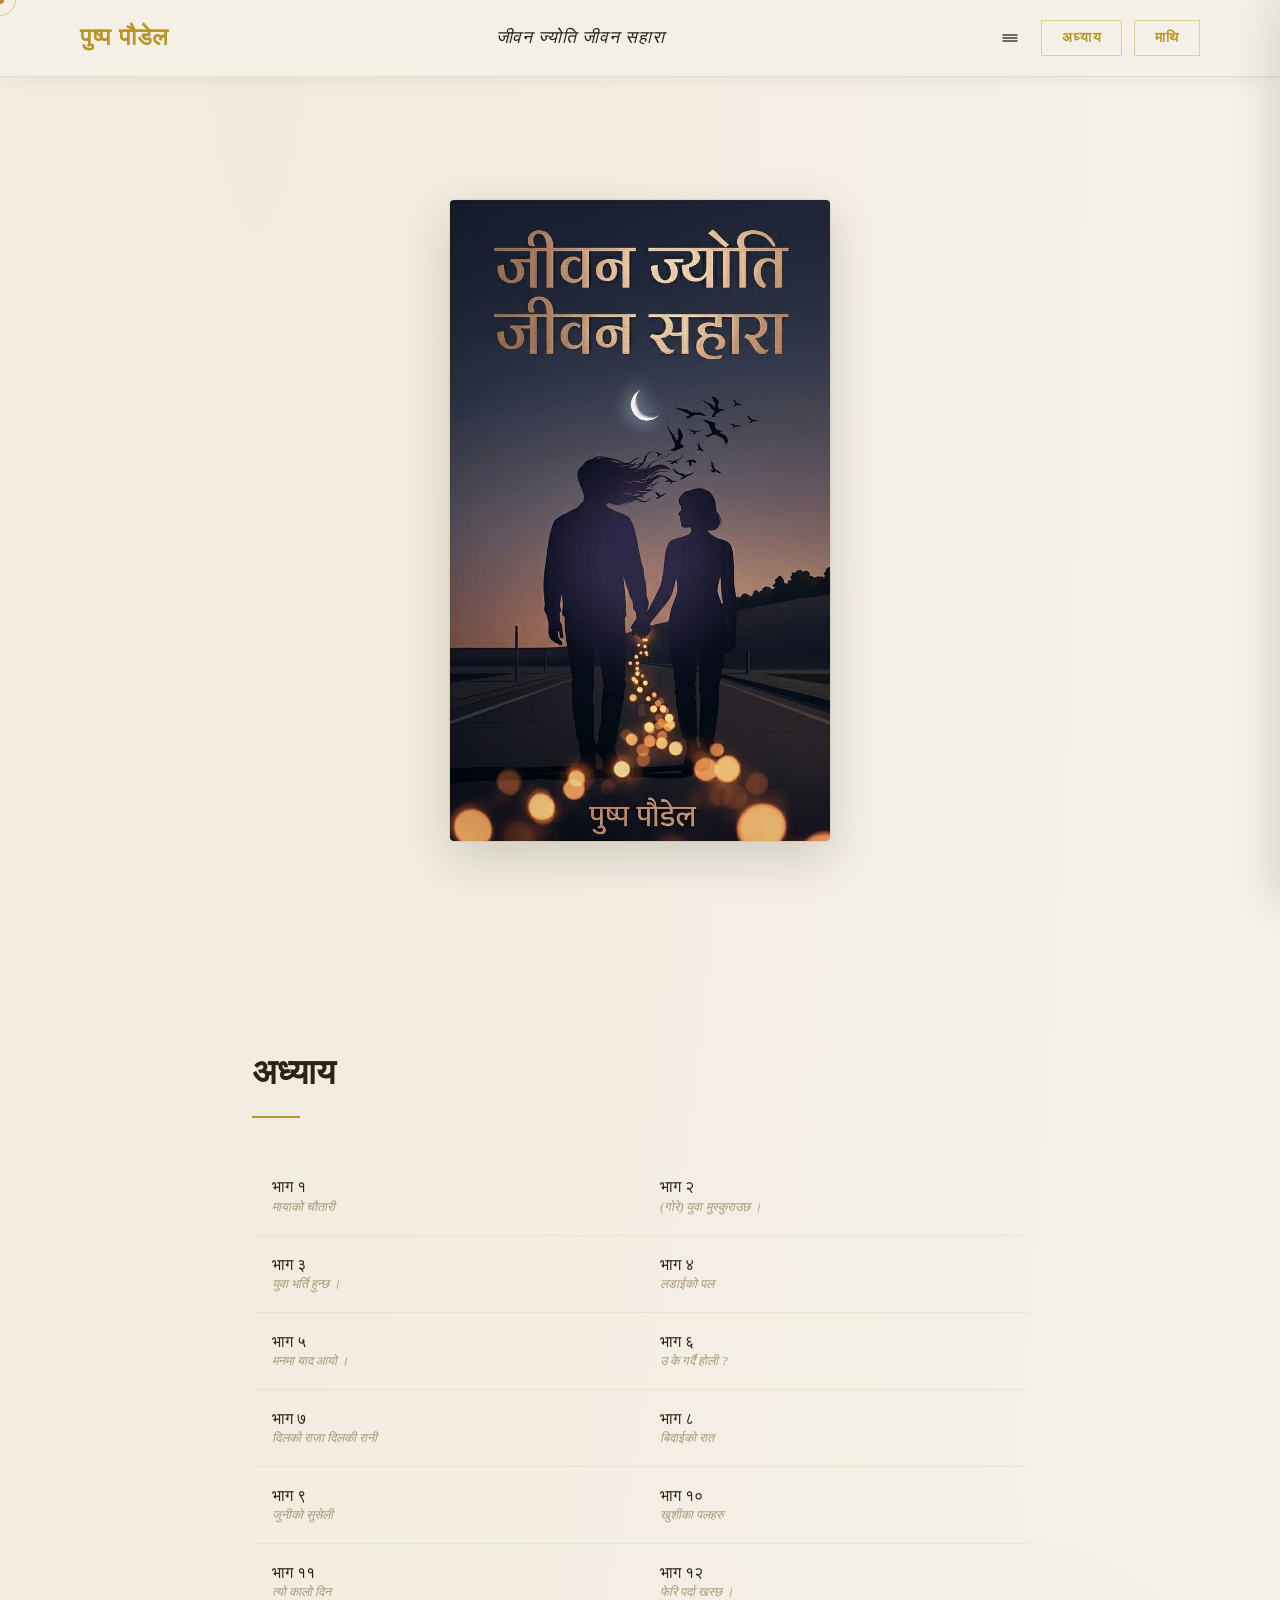
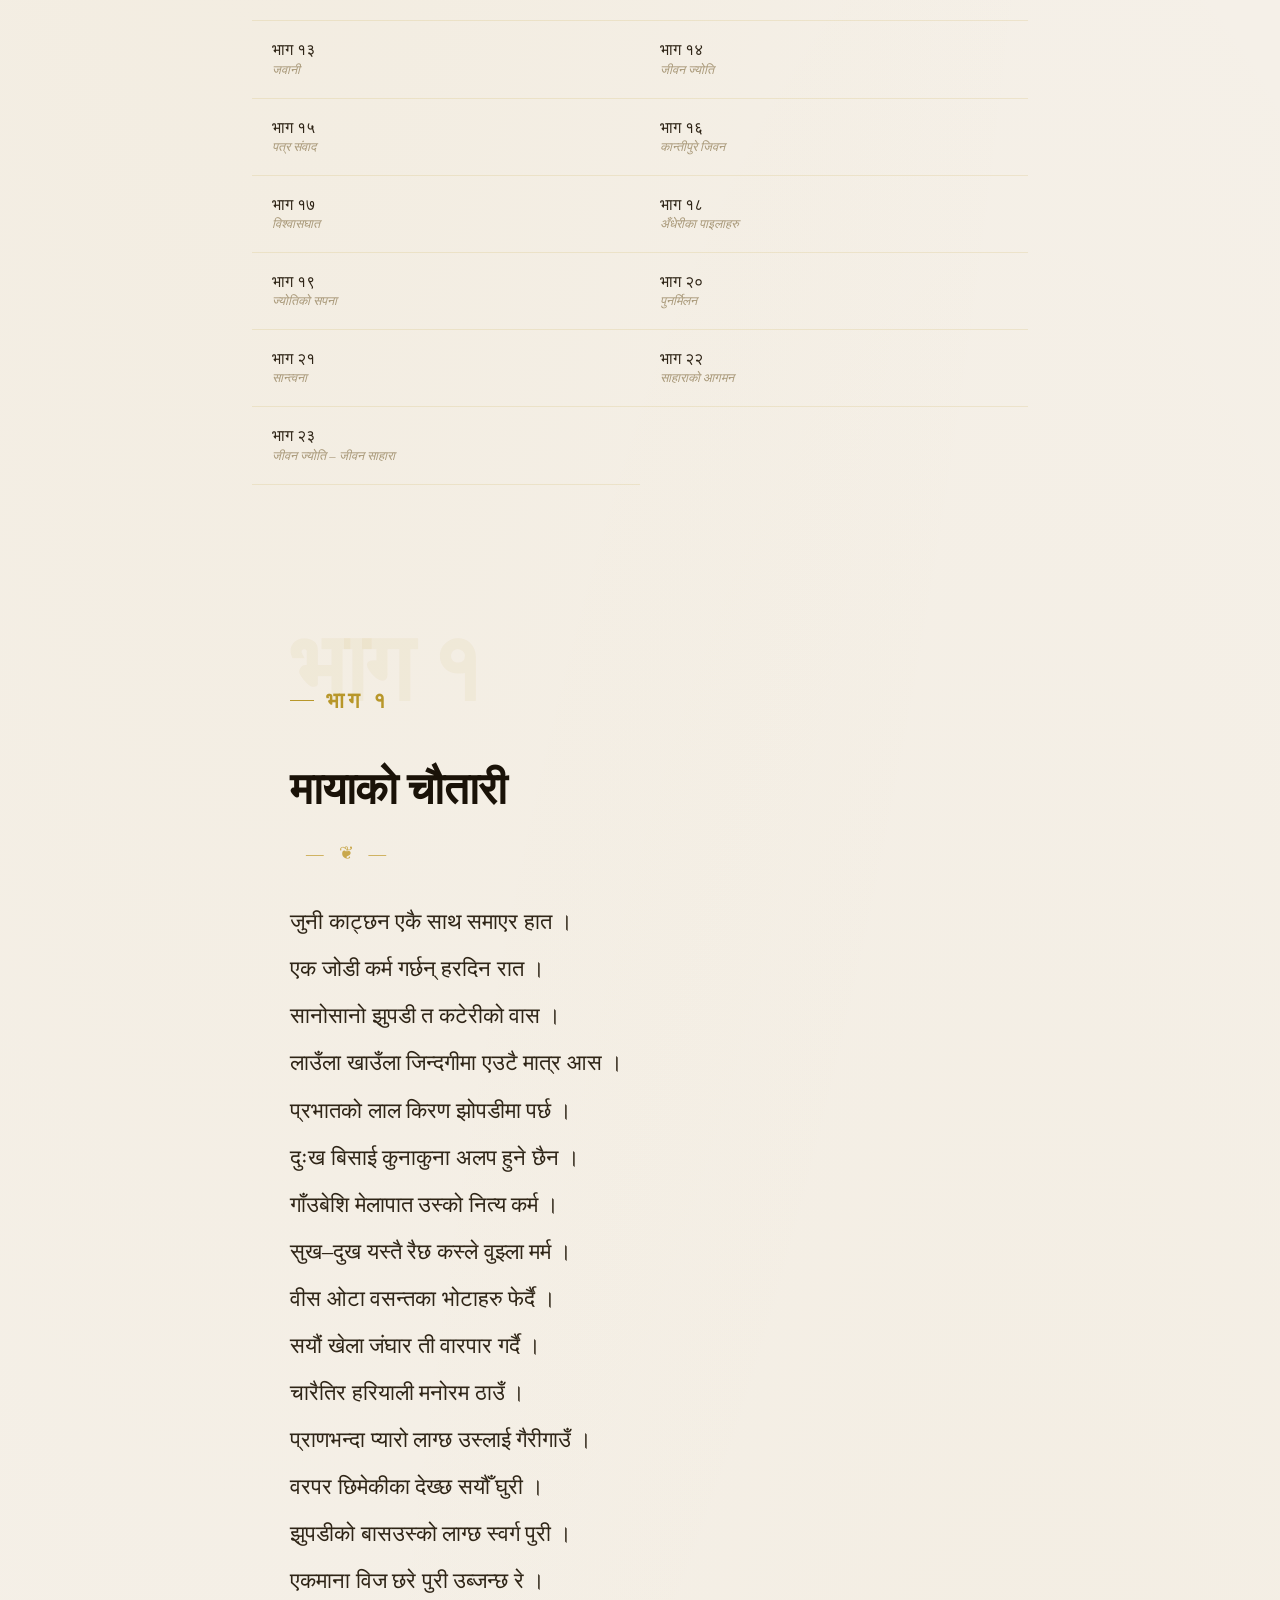
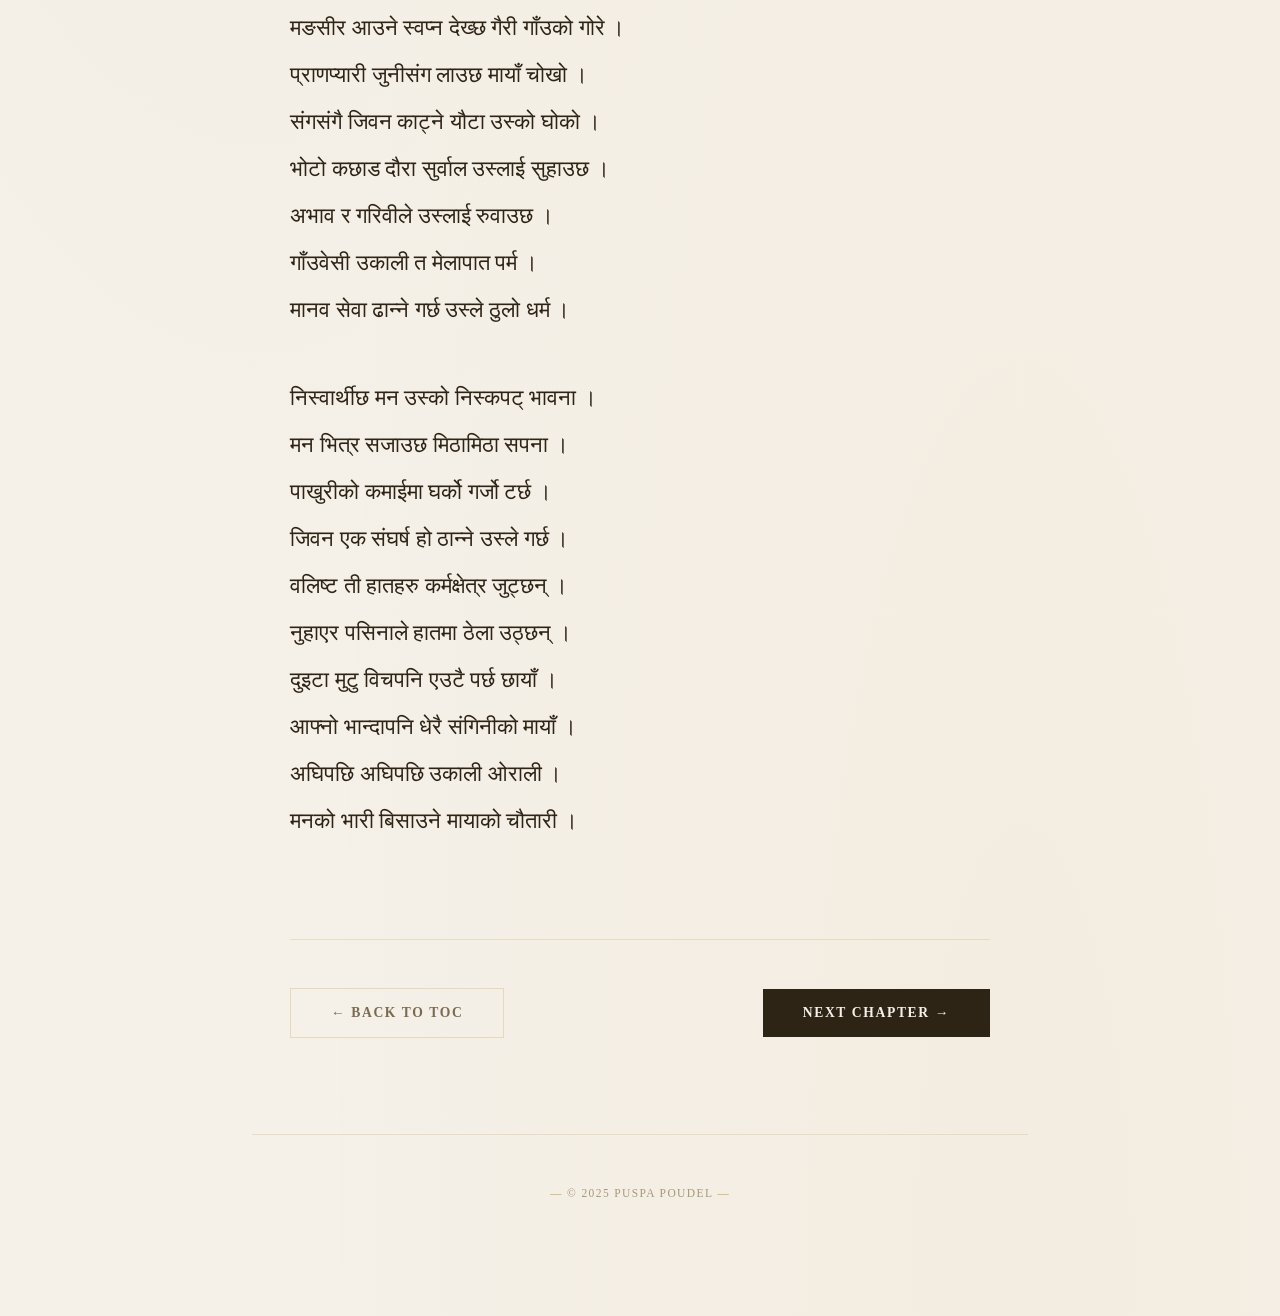
<file: jiwan_jyoti/index.html>
<!doctype html>
<html lang="ne">
<head>
  <meta charset="utf-8" />
  <meta name="viewport" content="width=device-width, initial-scale=1" />
  <title>जीवन ज्योति जीवन सहारा — Digital Book</title>
  <link rel="icon" type="image/png" href="../photo.png">
  <link rel="stylesheet" href="styles.css">
  <script src="../script.js?v=1" defer></script>
  <script>
   

    document.addEventListener('scroll', () => {
      const p = window.scrollY / (document.body.scrollHeight - window.innerHeight);
      document.body.style.setProperty('--scroll-progress', (p * 100) + '%');
    });

    window.addEventListener('scroll', () => {
      const scrolled = window.scrollY > 10;
      document.body.classList.toggle('scrolled', scrolled);
    });
  </script>
</head>
<body class="page-jiwan-jyoti">
  <!-- Custom Cursor Elements -->
  <div id="cursor"></div>
  <div id="cursorRing"></div>

   <header class="topbar" role="banner">
     <div class="topbar-inner">
       <a href="../" class="author-link" aria-label="Puspa Poudel homepage" style="text-decoration: none;">
         <div class="author-title">पुष्प पौडेल </div>
       </a>
       <div class="book-title">जीवन ज्योति जीवन सहारा</div>
       <div class="topbar-actions">
         <button class="btn btn-icon sidebar-toggle" type="button" aria-label="Open menu">
           <svg width="18" height="18" viewBox="0 0 18 18" fill="none"><path d="M2 6h14M2 9h14M2 12h14" stroke="currentColor" stroke-width="1.5" stroke-linecap="round"/></svg>
         </button>
         <button class="btn animated-btn" type="button" data-scroll="toc">अध्याय</button>
         <button class="btn animated-btn" type="button" data-scroll="top">माथि</button>
       </div>
     </div>
   </header>

   <!-- Sidebar Navigation -->
   <aside class="book-sidebar" id="book-sidebar" aria-label="Chapters navigation">
     <div class="sidebar-inner">
       <button class="sidebar-close" type="button" aria-label="Close menu">
         <svg width="24" height="24" viewBox="0 0 24 24" fill="none"><path d="M18 6L6 18M6 6l12 12" stroke="currentColor" stroke-width="1.5" stroke-linecap="round"/></svg>
       </button>
       <nav aria-label="Chapters">
         <ol class="toc sidebar-toc">
           <li class="toc-item">
             <button class="toc-btn" type="button" data-target="chapter-1">
               <span class="toc-btn-num">01</span>
               <span class="toc-btn-text">
                 <span class="toc-btn-chapter">भाग १</span>
                 <span class="toc-btn-title">मायाको चौतारी</span>
               </span>
             </button>
           </li>
           <li class="toc-item">
             <button class="toc-btn" type="button" data-target="chapter-2">
               <span class="toc-btn-num">02</span>
               <span class="toc-btn-text">
                 <span class="toc-btn-chapter">भाग २</span>
                 <span class="toc-btn-title">(गोरे) युवा मुस्कुराउछ ।</span>
               </span>
             </button>
           </li>
           <li class="toc-item">
             <button class="toc-btn" type="button" data-target="chapter-3">
               <span class="toc-btn-num">03</span>
               <span class="toc-btn-text">
                 <span class="toc-btn-chapter">भाग ३</span>
                 <span class="toc-btn-title">युवा भर्ति हुन्छ ।</span>
               </span>
             </button>
           </li>
           <li class="toc-item">
             <button class="toc-btn" type="button" data-target="chapter-4">
               <span class="toc-btn-num">04</span>
               <span class="toc-btn-text">
                 <span class="toc-btn-chapter">भाग ४</span>
                 <span class="toc-btn-title">लडाईको पल </span>
               </span>
             </button>
           </li>
           <li class="toc-item">
             <button class="toc-btn" type="button" data-target="chapter-5">
               <span class="toc-btn-num">05</span>
               <span class="toc-btn-text">
                 <span class="toc-btn-chapter">भाग ५</span>
                 <span class="toc-btn-title">मनमा याद आयो ।</span>
               </span>
             </button>
           </li>
           <li class="toc-item">
             <button class="toc-btn" type="button" data-target="chapter-6">
               <span class="toc-btn-num">06</span>
               <span class="toc-btn-text">
                 <span class="toc-btn-chapter">भाग ६</span>
                 <span class="toc-btn-title">उ के गर्दै होली ?</span>
               </span>
             </button>
           </li>
           <li class="toc-item">
             <button class="toc-btn" type="button" data-target="chapter-7">
               <span class="toc-btn-num">07</span>
               <span class="toc-btn-text">
                 <span class="toc-btn-chapter">भाग ७</span>
                 <span class="toc-btn-title">दिलको राजा दिलकी रानी</span>
               </span>
             </button>
           </li>
           <li class="toc-item">
             <button class="toc-btn" type="button" data-target="chapter-8">
               <span class="toc-btn-num">08</span>
               <span class="toc-btn-text">
                 <span class="toc-btn-chapter">भाग ८</span>
                 <span class="toc-btn-title">बिदाईको रात</span>
               </span>
             </button>
           </li>
           <li class="toc-item">
             <button class="toc-btn" type="button" data-target="chapter-9">
               <span class="toc-btn-num">09</span>
               <span class="toc-btn-text">
                 <span class="toc-btn-chapter">भाग ९</span>
                 <span class="toc-btn-title">जुनीको सुसेली</span>
               </span>
             </button>
           </li>
           <li class="toc-item">
             <button class="toc-btn" type="button" data-target="chapter-10">
               <span class="toc-btn-num">10</span>
               <span class="toc-btn-text">
                 <span class="toc-btn-chapter">भाग १०</span>
                 <span class="toc-btn-title">खुशीका पलहरु</span>
               </span>
             </button>
           </li>
           <li class="toc-item">
             <button class="toc-btn" type="button" data-target="chapter-11">
               <span class="toc-btn-num">11</span>
               <span class="toc-btn-text">
                 <span class="toc-btn-chapter">भाग ११</span>
                 <span class="toc-btn-title">त्यो कालो दिन</span>
               </span>
             </button>
           </li>
           <li class="toc-item">
             <button class="toc-btn" type="button" data-target="chapter-12">
               <span class="toc-btn-num">12</span>
               <span class="toc-btn-text">
                 <span class="toc-btn-chapter">भाग १२</span>
                 <span class="toc-btn-title">फेरि पर्दा खस्छ ।</span>
               </span>
             </button>
           </li>
           <li class="toc-item">
             <button class="toc-btn" type="button" data-target="chapter-13">
               <span class="toc-btn-num">13</span>
               <span class="toc-btn-text">
                 <span class="toc-btn-chapter">भाग १३</span>
                 <span class="toc-btn-title">जवानी</span>
               </span>
             </button>
           </li>
           <li class="toc-item">
             <button class="toc-btn" type="button" data-target="chapter-14">
               <span class="toc-btn-num">14</span>
               <span class="toc-btn-text">
                 <span class="toc-btn-chapter">भाग १४</span>
                 <span class="toc-btn-title">जीवन ज्योति </span>
               </span>
             </button>
           </li>
           <li class="toc-item">
             <button class="toc-btn" type="button" data-target="chapter-15">
               <span class="toc-btn-num">15</span>
               <span class="toc-btn-text">
                 <span class="toc-btn-chapter">भाग १५</span>
                 <span class="toc-btn-title">पत्र संवाद</span>
               </span>
             </button>
           </li>
           <li class="toc-item">
             <button class="toc-btn" type="button" data-target="chapter-16">
               <span class="toc-btn-num">16</span>
               <span class="toc-btn-text">
                 <span class="toc-btn-chapter">भाग १६</span>
                 <span class="toc-btn-title">कान्तीपुरे जिवन</span>
               </span>
             </button>
           </li>
           <li class="toc-item">
             <button class="toc-btn" type="button" data-target="chapter-17">
               <span class="toc-btn-num">17</span>
               <span class="toc-btn-text">
                 <span class="toc-btn-chapter">भाग १७</span>
                 <span class="toc-btn-title">विश्वासघात</span>
               </span>
             </button>
           </li>
            <li class="toc-item">
              <button class="toc-btn" type="button" data-target="chapter-18">
                <span class="toc-btn-num">18</span>
                <span class="toc-btn-text">
                  <span class="toc-btn-chapter">भाग १८</span>
                  <span class="toc-btn-title">अँधेरीका पाइलाहरु</span>
                </span>
              </button>
            </li><li class="toc-item">
              <button class="toc-btn" type="button" data-target="chapter-19">
                <span class="toc-btn-num">19</span>
                <span class="toc-btn-text">
                  <span class="toc-btn-chapter">भाग १९</span>
                  <span class="toc-btn-title">ज्योतिको सपना</span>
                </span>
              </button>
            </li><li class="toc-item">
              <button class="toc-btn" type="button" data-target="chapter-20">
                <span class="toc-btn-num">20 </span>
                <span class="toc-btn-text">
                  <span class="toc-btn-chapter">भाग २०</span>
                  <span class="toc-btn-title">पुनर्मिलन</span>
                </span>
              </button>
            </li><li class="toc-item">
              <button class="toc-btn" type="button" data-target="chapter-21">
                <span class="toc-btn-num">21 </span>
                <span class="toc-btn-text">
                  <span class="toc-btn-chapter">भाग २१</span>
                  <span class="toc-btn-title">सान्त्वना</span>
                </span>
              </button>
            </li><li class="toc-item">
              <button class="toc-btn" type="button" data-target="chapter-22">
                <span class="toc-btn-num">22 </span>
                <span class="toc-btn-text">
                  <span class="toc-btn-chapter">भाग २२</span>
                  <span class="toc-btn-title">साहाराको आगमन</span>
                </span>
              </button>
            </li></li><li class="toc-item">
              <button class="toc-btn" type="button" data-target="chapter-23">
                <span class="toc-btn-num">23 </span>
                <span class="toc-btn-text">
                  <span class="toc-btn-chapter">भाग २३</span>
                  <span class="toc-btn-title">जीवन ज्योति – जीवन साहारा</span>
                </span>
              </button>
            </li>
         </ol>
       </nav>
     </div>
   </aside>

   <div class="sidebar-backdrop" id="sidebar-backdrop"></div>

  <main class="container" id="top">
     <section class="page cover-page" aria-label="Cover page">
       <div class="page-inner titlepage">
         <button data-scroll="toc" class="cover-image-btn">
           <img src="../jiwanjyoti.png" alt="Jiwan Jyoti Jiwan Sahara Cover" class="cover-image">
         </button>
       </div>
     </section>

    <section class="page" id="toc" aria-label="Table of contents">
      <div class="page-inner">
        <h2 class="toc-title">अध्याय</h2>

        <nav aria-label="Contents navigation">
          <ol class="toc">

            <li class="toc-item">
              <span class="dot" aria-hidden="true"></span>
              <button class="toc-btn" type="button" data-target="chapter-1">
                भाग १ 
                <small>मायाको चौतारी</small>
              </button>
            </li>
            <li class="toc-item">
              <span class="dot" aria-hidden="true"></span>
              <button class="toc-btn" type="button" data-target="chapter-2">
                भाग २ 
                <small>(गोरे) युवा मुस्कुराउछ ।</small>
              </button>
            </li>
<li class="toc-item">
              <span class="dot" aria-hidden="true"></span>
              <button class="toc-btn" type="button" data-target="chapter-3">
                भाग ३
                <small>युवा भर्ति हुन्छ ।</small>
              </button>
            </li>
            <li class="toc-item">
              <span class="dot" aria-hidden="true"></span>
              <button class="toc-btn" type="button" data-target="chapter-4">
                भाग ४
                <small>लडाईको पल</small>
              </button>
            </li>
            <li class="toc-item">
              <span class="dot" aria-hidden="true"></span>
               <button class="toc-btn" type="button" data-target="chapter-5">
                 भाग ५
                 <small>मनमा याद आयो ।</small>
               </button>
            </li>
            <li class="toc-item">
              <span class="dot" aria-hidden="true"></span>
               <button class="toc-btn" type="button" data-target="chapter-6">
                 भाग ६
                 <small>उ के गर्दै होली ?</small>
               </button>
            </li>
            <li class="toc-item">
              <span class="dot" aria-hidden="true"></span>
               <button class="toc-btn" type="button" data-target="chapter-7">
                 भाग ७
                 <small>दिलको राजा दिलकी रानी</small>
               </button>
            </li>
            <li class="toc-item">
              <span class="dot" aria-hidden="true"></span>
               <button class="toc-btn" type="button" data-target="chapter-8">
                 भाग ८
                 <small>बिदाईको रात</small>
               </button>
            </li>
            <li class="toc-item">
              <span class="dot" aria-hidden="true"></span>
               <button class="toc-btn" type="button" data-target="chapter-9">
                 भाग ९
                 <small>जुनीको सुसेली</small>
               </button>
            </li>
            <li class="toc-item">
              <span class="dot" aria-hidden="true"></span>
               <button class="toc-btn" type="button" data-target="chapter-10">
                 भाग १०
                 <small>खुशीका पलहरु</small>
               </button>
            </li>
            <li class="toc-item">
              <span class="dot" aria-hidden="true"></span>
               <button class="toc-btn" type="button" data-target="chapter-11">
                 भाग ११
                 <small>त्यो कालो दिन</small>
               </button>
            </li>
            <li class="toc-item">
              <span class="dot" aria-hidden="true"></span>
               <button class="toc-btn" type="button" data-target="chapter-12">
                 भाग १२
                 <small>फेरि पर्दा खस्छ ।</small>
               </button>
            </li>
            <li class="toc-item">
              <span class="dot" aria-hidden="true"></span>
               <button class="toc-btn" type="button" data-target="chapter-13">
                 भाग १३
                 <small>जवानी</small>
               </button>
            </li>
            <li class="toc-item">
              <span class="dot" aria-hidden="true"></span>
               <button class="toc-btn" type="button" data-target="chapter-14">
                 भाग १४
                 <small>जीवन ज्योति</small>
               </button>
            </li>
            <li class="toc-item">
              <span class="dot" aria-hidden="true"></span>
               <button class="toc-btn" type="button" data-target="chapter-15">
                 भाग १५
                 <small>पत्र संवाद</small>
               </button>
            </li>
            <li class="toc-item">
              <span class="dot" aria-hidden="true"></span>
               <button class="toc-btn" type="button" data-target="chapter-16">
                 भाग १६
                 <small>कान्तीपुरे जिवन</small>
               </button>
            </li>
            <li class="toc-item">
              <span class="dot" aria-hidden="true"></span>
               <button class="toc-btn" type="button" data-target="chapter-17">
                 भाग १७
                 <small>विश्वासघात</small>
               </button>
             </li>
             <li class="toc-item">
               <span class="dot" aria-hidden="true"></span>
               <button class="toc-btn" type="button" data-target="chapter-18">
                 भाग १८
                 <small>अँधेरीका पाइलाहरु</small>
               </button>
             </li>
             <li class="toc-item">
               <span class="dot" aria-hidden="true"></span>
               <button class="toc-btn" type="button" data-target="chapter-19">
                 भाग १९
                 <small>ज्योतिको सपना</small>
               </button>
             </li>
             <li class="toc-item">
               <span class="dot" aria-hidden="true"></span>
               <button class="toc-btn" type="button" data-target="chapter-20">
                 भाग २०
                 <small>पुनर्मिलन</small>
               </button>
             </li>
             <li class="toc-item">
               <span class="dot" aria-hidden="true"></span>
               <button class="toc-btn" type="button" data-target="chapter-21">
                 भाग २१
                 <small>सान्त्वना</small>
               </button>
             </li>
             <li class="toc-item">
               <span class="dot" aria-hidden="true"></span>
               <button class="toc-btn" type="button" data-target="chapter-22">
                 भाग २२
                 <small>साहाराको आगमन</small>
               </button>
             </li>
             <li class="toc-item">
               <span class="dot" aria-hidden="true"></span>
               <button class="toc-btn" type="button" data-target="chapter-23">
                 भाग २३
                 <small>जीवन ज्योति – जीवन साहारा</small>
               </button>
             </li>
             
</ol>
         </nav>
       </div>
     </section>

     <section class="page book-section active" id="chapter-1" aria-label="chapter - 1">
       <article class="page-inner book-content">
        <p class="chapter-kicker">भाग १ </p>
          <h2>मायाको चौतारी</h2>
          <div class="chapter-ornament" aria-hidden="true"></div>
          <p>जुनी काट्छन एकै साथ समाएर हात ।
एक जोडी कर्म गर्छन् हरदिन रात ।
सानोसानो झुपडी त कटेरीको वास ।
लाउँला खाउँला जिन्दगीमा एउटै मात्र आस ।
प्रभातको लाल किरण झोपडीमा पर्छ ।
दुःख बिसाई कुनाकुना अलप हुने छैन ।
गाँउबेशि मेलापात उस्को नित्य कर्म ।
सुख–दुख यस्तै रैछ कस्ले वुझ्ला मर्म ।
वीस ओटा वसन्तका भोटाहरु फेर्दै ।
सयौं खेला जंघार ती वारपार गर्दै ।
चारैतिर हरियाली मनोरम ठाउँ ।
प्राणभन्दा प्यारो लाग्छ उस्लाई गैरीगाउँ ।
वरपर छिमेकीका देख्छ सयौँ घुरी ।
झुपडीको बासउस्को लाग्छ स्वर्ग पुरी ।
एकमाना विज छरे पुरी उब्जन्छ रे ।
मङसीर आउने स्वप्न देख्छ गैरी गाँउको गोरे ।
प्राणप्यारी जुनीसंग लाउछ मायाँ चोखो ।
संगसंगै जिवन काट्ने यौटा उस्को घोको ।
भोटो कछाड दौरा सुर्वाल उस्लाई सुहाउछ ।
अभाव र गरिवीले उस्लाई रुवाउछ ।
गाँउवेसी उकाली त मेलापात पर्म ।
मानव सेवा ढान्ने गर्छ उस्ले ठुलो धर्म ।
</p>
<p>निस्वार्थीछ मन उस्को निस्कपट् भावना ।
मन भित्र सजाउछ मिठामिठा सपना ।
पाखुरीको कमाईमा घर्को गर्जो टर्छ ।
जिवन एक संघर्ष हो ठान्ने उस्ले गर्छ ।
वलिष्ट ती हातहरु कर्मक्षेत्र जुट्छन् ।
नुहाएर पसिनाले हातमा ठेला उठ्छन् ।
दुइटा मुटु विचपनि एउटै पर्छ छायाँ ।
आफ्नो भान्दापनि धेरै संगिनीको मायाँ ।
अघिपछि अघिपछि उकाली ओराली ।
मनको भारी बिसाउने मायाको चौतारी ।
 
</p>
         <div class="next-chapter-container">
            <button class="btn" type="button" data-scroll="toc">← Back to TOC</button>
          <button class="next-chapter-btn" type="button" data-target="chapter-2">Next Chapter →</button>
         </div>
       </article>
     </section>

     <section class="page book-section hidden" id="chapter-2" aria-label="Chapter 2">
      <article class="page-inner book-content">
        <p class="chapter-kicker">भाग २  </p>
        <h2>(गोरे) युवा मुस्कुराउछ ।</h2>
        <div class="chapter-ornament" aria-hidden="true"></div>
        <p>साँम विहान गर्जो टर्छ हलो जोतीकन
हाँसो ठट्टा सफामन उस्को सोझोपन
ढुकुरको भालेपोथी जस्तै उस्को जोडी
कहिं जान सक्ने होइन त्यो गाउलाई छोडी ।
समिरको हल्का चिसो मन्दमन्द बर्षा ।
नयाँ जोस जाँगर अनि उत्साह र हर्ष ।
प्रभातको लालकिरण हिमालमा छाउँछ ।
द्रविटपात गर्छ युवा अनि मुस्कुराउछ ।
</p>
<p>जायाजेथा साहुको भयो उ भो सुकुम्वासी ।
पिर व्याथा मन्माराखी जिउँछ हाँसीहाँसी ।
को वुझ्देला पिरव्याथा अभागीको कर्म ।
आखीर एक संगिनी छे उस्को वुझ्ने मर्म ।
गुन्द्रुक, ढिंडो, मकै भट्मास खान्छ कुटुकुटु ।
अंखोराको पानी साघैं पिउछ घुटुघुटु ।
गाउवेसी मेलापात्मा जिवन उस्को वित्छ 
गरिवीलाई व्युझाउने एउता उस्को गीत छ ।
चिर्रचिर्र विहानीमा धोविनीले गाउँछ ।
दृविटपात गर्छ युवा अनि मुस्कुराउछ ।
</p>
<p>हेर्दाहेर्दै समयले यौटा नेटो काट्यो ।
संगिनीले आङ्मा लाको चोलीपनि फाट्यो ।
अभावमा भोक लाग्छ विछोडमा शोक ।
गरीवी र विपत्तीमा टाढा हुन्छ लोक ।
सेती गेडी बर्सिएर वाली सारा नास्छ ।
दुख पीडा लुकाएर आज युवा हास्छ ।
घरमाथि छानामुनी गौथलीको गुड छ ।
हरवखत माटो लिन भुर्रभुर्र उड्छ ।
दुख विना सुख मिल्ने कहाँ यस्तो ठाउँ छ । 
दृष्टिपात गर्छ युवा अनि मुस्कुराउछ ।
</p>
<p>वोकी नारा हलोजुवा काँधमाथी शोभा ।
माले काले गोरुलाई अघि वढ्छ युवा ।
आज मेलो जिम्मालबाको मुल्वाटोको खेत
आवतजावत मनुस्यको निरन्तर भेट
कालो चस्मा वुट सहित एकजवान आउँछ ।
उकतमास नजर उस्को ओठ्मा जुँगारेखी
छक्क पर्छ नवजवान उस्को कर्म देखी ।
लाहुरे टोपी बाहुमा लिई उस्को नजिक आउँछ ।
दृष्तिपात गर्छ युवा अनि मुस्कुराउछ ।
</p>
<p>दिल खोली जवानले युवा संग भन्छ ।
तिम्लाई पनि हामीसंगै लाहुर जाने मन छ ।
सुनी वचन जवानको जदो जदो गर्छ ।
स्वीकारोत्ती  दिइ युवा झनै अघि सर्छ ।
खोली दिल संगीनीलाई मन वुझाइकन ।
मनोकाँक्षा पुरा होला ल्याउला धेरै छन ।
इरादा ली यवा आज मुग्लान तिर धाउछ ।
दृष्टिमात गर्छ युवा अनि मुस्कुराउछ ।
</p>
        <div class="next-chapter-container">
          <button class="prev-chapter-btn" type="button" data-target="chapter-1">← Previous</button>
          <button class="next-chapter-btn" type="button" data-target="chapter-2">Next Chapter →</button>
        </div>
      </article>
    </section>

    <section class="page book-section hidden" id="chapter-3" aria-label="Chapter 3">
      <article class="page-inner book-content">
        <p class="chapter-kicker">भाग ३</p>
        <h2>युवा भर्ति हुन्छ ।</h2>
        <div class="chapter-ornament" aria-hidden="true"></div>
        <p>लाहुरका मनुस्या ती हाया हुऐ भाषा
कमाउँला र खाउला भन्ने एउटै थियो आसा
मुग्लानको भर्ति केन्द्र पहिला उस्कै नाऊँ
वरिपरी डाँडाकाँडा नेपाल जस्तै ठाउँ ।
हरेक ती अभ्यासमा स्यावासीको ओइरो ।
देशछाडी विदेशीने नेपालीको धुइरो ।
बहादुरको सम्वोधन मुग्लानको देश ।
थरिथरी मनुष्य ती थरीथरी भेष ।
मुग्लानमा परेड खेल्छ नेपालीको रक्त
वाध्यता यो स्वीकार गछै सर्वदेशभक्त ।
हरदिन हररात गाउँकै याद आँउछ ।
एकान्तमा प्यारो उस्को झ्याउरे गित गाउछ ।
के छ होला गाउको खबर क्यै छैन सुनेको 
सपनीमा प्यार्दी खोला दुवाली थुनेको ।
सपनीका विचपनी निद हुन्छ भंग ।
छैन गोरे विपनीमा प्यारी जुनी सँग ।
कल्पपुष्प संहालेर माला उनीरन्छ ।
</p>
<p>देउरालीमा उस्को माया पर्खिवसेको छ ।
उन्कै खातिर मुग्लानमा घुँडा धसेको छ ।
सन्चै छ की विसन्चो छ आज खवर उन्को ।
को ल्याउला सन्देश वोकी उस्को प्यारी जुन्को
मिलनको प्रतिक्षामा पुटु जलीरन्छ ।
आसादीप मनभित्र उस्तै वलिरन्छ ।

  </p>
        <div class="next-chapter-container">
          <button class="prev-chapter-btn" type="button" data-target="chapter-2">← Previous</button>
          <button class="next-chapter-btn" type="button" data-target="chapter-4">Next Chapter →</button>
        </div>
      </article>
    </section>

    <section class="page book-section hidden" id="chapter-4" aria-label="Chapter 4">
      <article class="page-inner book-content">
        <p class="chapter-kicker">भाग ४</p>
        <h2>लडाईको पल </h2>
        <div class="chapter-ornament" aria-hidden="true"></div>
        <p>चट्याङ चुट्ङ गोली चल्छ जंगलको वास
नजरका वरिपरी सयौ ओटा लास
हिड्नु पर्ने लुकीछिपी काँधमा राइफल वोकी ।
लाऊँ खाऊँ वय उस्को यसै वाने होकी ।
कुनवेला के हुने हो पिरोलिन्छ मन ।
गुमाउनु परेको छ साथी सयौ जन ।
निद छैन भोक छैन खाली मन रुन्छ ।
मरे वावा मरे आमा चित्कार मात्र सुन्छ ।
त्रसित यो दिल भित्र एउटै मात्र आषा ।
जीवन मृत्यु दुई किनारा भगवान भरोसा ।
केही क्षण शान्ति छाउछ आषा दिप जाग्छ ।
संगीसाथी गुमाउदा अत्तालिदै भाग्छ ।
अभागीको भाग्यरेखा कस्ले लेख्यो होला ।
कर्मलाई धिक्कार्दछ फेरी चल्छ गोला ।
न त राति निद उस्को न त दिनमा भोक ।
मन्मा शान्ति छैन उस्को मनभरि शोक ।
कि त मार्छु कि त मर्छु भनी कसम खायो ।
जस्ले जित्छ रणभुमि उस्ले मान पायो ।
वल्ल तोड्यो गोर्खालीले दुश्मनको किल्ला ।
वहादुर नाम उस्को लायो नँया विल्ला ।
कति सिंदुर पुछिए त कतिको विलाप ।
वहादुर गोर्खेलाई स्यावासी को धाप ।

कैल्यै पिठ्युँ नफर्काउने गोर्खालीको शान ।
नूनको सोझा गर्नेगर्छ कुल्चेर स्वाभिमान ।
संसार नै झुक्ने गर्छ उस्को विरताले ।
दिग्विजय निश्चीत छ उस्को धैर्यताले ।
संगीसाथी गुमाउदा शोक मग्न वन्छ ।
वाँच अनि वचाऊ त्यो हृदय ले भन्छ ।
लडाईको दृश्यचित्र नजर वरिपरि ।
भवितस्कया घुम्ने गर्छ सदा घरीघरी ।
मनुस्यको चोला रैछ कर्कलाको पानी ।
खुकुरीको धारमा एउटा वित्यो जिन्दगानी ।
सयौ शव जले माझ यही एकसाथ ।
वरिपरि सलाम ठोके उठी सयौ मुटु माझ ।
देखी सर्वदृश्य ताजा गोरे छक्क पर्छ ।
मन्को घाउ वल्झिएर फेरी आँसु झर्छ ।
एकान्तमा संहालिन्छ वाँधी मनको वाँध ।
विर्सीसक्नु छैन गुन फेरी उस्कै याद ।
वोकी याद फेरी पनि रक्त सल्वलाउछ ।
रणका ती कुन्दन हरु दिल्मा फेरी आउँछ ।
संझेर ती दृश्यहरु ढाक्क छाती फुल्छ
खुकुरीलाई साँध लगाई पिडा सारा भुल्छ
पुगे सयौ चिठीपत्र गृहिणीको माझ ।
कोलाहल रुवावासी चल्नधाल्यो साँझ ।

सिउदोको सिंदुर छैन कयौ नारी जन्को ।
वुझिसक्नु छैन पीडा अवोला गी मन्को ।
छिटोछिटो चल्छ धड्कन मन्को तरेलीमा ।
वियोग र विछोडले आँसु परेलीमा ।
जिन्दगीमा पति भन्ने यौट नाता टुट्यो ।
उस्कै यादले पलपल अश्रुधारा छुट्यो ।
चिम्लीआँखा नारीजन्को हात्को चुरा फुट्छ ।
निष्ठुरी त्यो दैद संझी रिस फेरी उठ्छ ।
लाउ खाउँ वयमा नै लिला यो दैवको ।
जिऊँ भन्छ जिन्दगी यो मान्छे वैभवको ।
यति गरौँ उति गरौँ मनेकाँङक्षा धेरै ।
घमण्डले फुल्ने गर्छ सारा चीज मेरै ।
टारी कन दैव लिला टारी नसक्नु छ ।
वाँध्यो मने मनको वाँध वाँधीनसक्नु छ ।
यस्ता मनोवेगसाथ गोरेको मन डुल्छ ।
अस्त्रशस्त्र काँधमा वोकी सारा चिज भुल्छ ।
</p>
        <div class="next-chapter-container">
          <button class="prev-chapter-btn" type="button" data-target="chapter-3">← Previous</button>
          <button class="next-chapter-btn" type="button" data-target="chapter-5">Next Chapter →</button>
        </div>
      </article>
    </section>

    <section class="page book-section hidden" id="chapter-5" aria-label="Chapter 5">
      <article class="page-inner book-content">
        <p class="chapter-kicker">भाग ५</p>
        <h2>मनमा याद आयो ।</h2>
        <div class="chapter-ornament" aria-hidden="true"></div>
        <p>हिड्ने गथ्र्यो मुखियाको हलो जोती जोती ।
घरमा उस्की जहान छे अनमोल मोती ।
सन्चो छ की विसन्चो छ थाहा छैन केही ।
वाँचीहोली प्रतिक्षामा संधै रोईराई ।
अवश्य नै पायौ होला पठाएको नासो ।
कल्पनामा देख्छ उनको अनमोल हाँसो ।
धनुवाँसे खेतरोप्न हल्वल गरेको ।
गाउँवाट वेसीतिर बसाई सरेको ।
धेरै दिन पछि आज देख्न मन लाग्यो ।
वल्ल आज निष्ठुरीको मन्मा याद आयो ।

लालुपाते फुल्ने गथ्र्यौ  घरदेखी पारि ।
रिनैरिनले साहुको भयो आफ्नोै घरवारी ।
लाकोभाको साँवाव्याज अखिरमा सहँुला ।
धन कमाई आउँला प्रिय सवै निखनौला ।
गाउँवेसी गर्दै होली सधैँ मेलापात ।
कर्म गर्दै होलान फरि उन्का कोमल हात ।
तारामण्डल हराउथ्यो घरको छाना छाउदा ।
भागी भागी आउने गथ्र्यौ हाम्ले माया लाउदा ।
उकान्तमा भेट्न फेरी मन सल्वलायो ।
वल्ल आज निष्ठुरीको मन्मा याद आयो ।

देउखर्कका वनभरी काफलु पाकेको ।
होला कतै बनचरीले मलाई डाँकेको ।
मैनाकाँडे दहमाथी हाम्फाली पौडेको ।
छेलो फ्याँक्न वेलटारीमा दौडेर कुंदेको ।
देउसी भैलो खेल्ने ग¥थ्र्यौ दशैँतिहार ताका ।
सारा आज नौलाभए ती सुरिला भाका ।
अन्नपुर्ण हिमालमा नयाँ रङ्ग छायो ।
वल्ल आज निष्ठुरीको मन्मा याद आयो ।
चन्द्रवदन मुहार उनैको मन्मा सुधोपन ।
कमाएर ल्याउला भन्थे लाहुरको धन ।
हिडीरन्छु हरपल उन्को माया वोकी ।
यति राम्रो वैशजोवन यसै जाने होकी ।
पहिलो छुट्टी लाहुरेले घरजान पायो ।
वल्ल आज निष्ठुरीको मन्मा याद आयो ।
</p>
        <div class="next-chapter-container">
          <button class="prev-chapter-btn" type="button" data-target="chapter-4">← Previous</button>
          <button class="next-chapter-btn" type="button" data-target="chapter-6">Next Chapter →</button>
        </div>
      </article>
    </section>

    <section class="page book-section hidden" id="chapter-6" aria-label="Chapter 6">
      <article class="page-inner book-content">
        <p class="chapter-kicker">भाग ६ </p>
        <h2> उ के गर्दै होली ?</h2>
        <div class="chapter-ornament" aria-hidden="true"></div>
        <p>शीलस्वभाव ज्यादै राम्रो उ स्वर्गकी परी ।
दन्तलहर खोलीकन हाँस्थी घरघरी
चन्दै वदन मुहार उन्को हिउ जस्ती गोरी ।
सावित्री झै पतिव्रता नेपालकाी छोरी ।
आयो लबहुरे मुग्लानवाट वुटजुत्ता ढोकेर ।
प्यारी जुनीसंग भेट्ने इरादा वोकेर ।
सुनीरहँ जस्तो लाग्ने सधै उनको वोली
संझनाले झस्काउछ उ के गर्दै होली ?

अनौठो छ वाचावन्धन मायाँ पिरतीको ।
विश्वास र भरोषा छ जीवन सारथीको ।
कुक्क गर्छ वाडुल्की त संझेर पो हो की ।
फर्कदैछ लाहुरवाट तिम्रो मायाँ वोकी ।
उन्कै लागि चुराधागो मखमली चोली ।
संझनाले झस्काउछ उ के गर्दै  होली ?

नित्य गर्छे पुजापाठ अर्को घर धन्दा ।
यो संसारमा कोही छैन मेरो तिमी भन्दा ।
साँझप¥यो डुव्न लाग्यो क्षितीजमा घाम ।
थकित हौली दिनभर थियो होला काम ।
कल्पनामै प्रस्नोत्तर तर्दा तर्दै खोली ।
संझनाले झस्काउछ ऊ के गर्दै होली ?

कम्मरको पटुकी र चोली फाट्यो होला ।
अतितका दुःख संझी उन्को मन रोला ।
उन्कको आँसु पुछुँ भनी लाहुरवाट आए ।
धैर्यशिल हुने गर्छ अजम्वरी मायाँ ।
अंगालोमा वेरुँला नी उनीलाई भोली ।
संझनाले झस्काउछ ऊ के गर्दै होली ?

उन्को हातले पकाएको सागसिस्नु खान्छु ।
अर्को साल उन्लाई पनि लाहुरमा लान्छु ।
मनसुवा गरिकन लाहुरे अघि सर्छ ।
कृष्णपक्ष अन्धकार ठ्याम्मै रात पर्छ ।
हाँस्छे भोलि पक्कै पनि दन्तलहर खोली ।
संझनाले झस्काउछ ऊ के गर्दै होली ?

आशा गर तिम्रा अव दुखका दिन गयो ।
दुईवर्षको कालपनि धेरै लामो भायो ।
संगै जिउने संगैमर्ने वाचा कसम हाम्रो ।
त्यो शरीरलाई चौवन्दी र छिटको गुन्यु राम्रो ।
संझिदो हो पलपल ढुक्ढुकीको माझ ।
आए भेट्न फर्किकन संझी तिम्लाई आज 
कति राम्रो सुहाउने उन्को नाकको फुली
संझनाले झस्काउछ ऊ के गर्दै होली ?

जव चढ्यो हामीविच जवानीको रंग ।
त्याग हुन्छ चोखो मायाँ गर्नेहरु संग ।
लायौ मायाँ हांसीहासी संसारलाइ त्यागी ।
एकान्तमा भेट हुन्थ्यौ आउथ्यौ भागीभागी ।
यतिका दिन भेट्नहुदा झंटीझंटी रोउली 
आषा अनि भरोषा छ तिमी सन्चै हौली
वसन्तका वाग विच मिठो वोल्ने कोइली
संझनाले झस्काउछ ऊ के गर्दै होली ?

छैन होला कहिलेपनि नसम्झेको दिन ।
झ¥यो होला आँसु पनि खुःख पर्दा खेरी ।
वसीहौली आजभोलि मेरै वाटो हेरी ।
पर्खीवसी हौली तिमी दिनवार गन्दै ।
पर्देशमा निष्ठुरीले माया मा¥यो भन्दै
देखाउँला नि प्रिय तिम्लाई यो हृदय खोली
संझनाले झस्काउछ ऊ के गर्दै होली ?

उन्को सिउदो सजाएथें मैले सिंदुर हाली
मन्को वाग विचतिमी मेरो दिलकी माली
पूmर्तिलो त्यो शरीर तिम्रो कर्म छिटो छिटो ।
अमृतसरी मिठो हुन्थ्यो वन्का भ्याकुर गिठ्ठो
यो मुटुको धड्कन भित्र तिम्रै रक्त चल्छ
तिम्रो साथ छुट्यो भने मेरो मुटु जल्छ
कल्पनामै ड्ल्ने गर्छु म त आजभोली
संझनाले झस्काउछ ऊ के गर्दै होली ?

पयर ती पथिकको चल्छ छिटोछिटो 
उन्को हात्ले पकाएको गुन्द्रुक ढिँडो मिठो
साउनको प्यार्दीखोला जंघार तरुला
उन्का लागि मर्नपरे पहिले मै मरुला
साहसीलाई सानो भयो उर्लदो त्यो खोली
संझनाले झस्काउछ ऊ के गर्दै होली ?
</p>
        <div class="next-chapter-container">
          <button class="prev-chapter-btn" type="button" data-target="chapter-5">← Previous</button>
          <button class="next-chapter-btn" type="button" data-target="chapter-7">Next Chapter →</button>
        </div>
      </article>
    </section>

    <section class="page book-section hidden" id="chapter-7" aria-label="Chapter 7">
      <article class="page-inner book-content">
        <p class="chapter-kicker">भाग ७</p>
        <h2>दिलको राजा दिलकी रानी</h2>
        <div class="chapter-ornament" aria-hidden="true"></div>
        <p>जुनी
	 दिन पछि आज हजुरलाई देखें ।
	सन्चो छ कि विसन्चो छ पत्रहरु लेखें ।
	एकोहोरो पत्राचार भयो मेरो मात्र ।
	किन छैन संझनामा हजुरको पत्र ?
	कैयन् दिन पछि मात्र फिर्नु भयो आज ।
	आउन मेरो छेउमै वस मेरो दिलको राज ।

गोरे,
	तिम्रो कसम तिमीलाई हैन नसम्झेको ।
	होलान् मेरा चिठ्ठीपत्र कतै रोकिएको ।
	यो मुटुमा तिम्रै रत्त सदा सल्वलाउछ ।
	हरपल हरक्षण तिम्रै याद आउछ ।
	परेलीमा आँसु नलेउ आज मेरी सानी ।
	आंगालोमा वाँध मलाई मेरो दिल्की रानी ।

जुनी,
	मन्को पिडा लुकाएर म कसरी हाँसु ?
	रोकेर ती रोकिदैनन यी आखाका आँसु ।
	हर्ष वोकी हाँसुँ की म आज रुन्चे हाँसो ।
	तोड्न पनि सक्दिन म यो मायाको पासो ।
	यो मनको ढुक्ढुकीमा वज्न थाले वाजा ।
	आउन मेरो छेउमै वस मेरो दिल्को राजा ।

गोरे,
	सपनीका विचपनी तिम्रै याद आउछ
	यी कर्मका रेखाभित्र जुनी तिम्रै नाउँ छ ।
	मायाँको यो तराजुमा जोख्यौ भने आज ।
	पहिरी दिउला तिमीभन्दा पहिला मैले ताज ।
	नगर्नू भो जिद्दी तिमी आज मेरी सानी
	अंगालोमा वाँधमलाई मेरो दिल्की रानी ।

जुनी,
	जीवनको अन्त्यसम्म छोड्ने छैन साथ ।
	पिरतीको जंघारमा समाएर हात ।
	तरुला ती नदीहरु वारपार गरी 
	मै हुँ एक विछोडमा तड्पिएकी चरी
	वोकी हिँड अघिअघि पिरतीको ध्वजा
	आउन मेरो छेउमै वस मेरो दिल्को राजा 

गोरे,
	मैले पनि गर्नेछैन तिमीलाइ विश्वासघात ।
	विताउँला जीवन यो सधैं एकसाथ ।
	समाएर एकमुठ्ठी माटो धरतीको ।
	खायौ कसम जुनीभरलाई माया पिरतीको ।
	रिसराग केही छैन ए दयाकी खानी ।
	अंगालोमा वँध मलाइ मेरो दिल्की रानी ।

जुनी,
	वाली राम्रो फस्टाउँथ्यो तिम्ले हलो जोत्दा
	सानो वस्ती उजेलिन्थ्यो मैले घर पोत्दा
	असारको हिलो राम्रो मंसीरको खलो ।
		जस्ले गुन लगाउछ उस्को हुन्छ भलो 
		बन एक जीवन्त लौ दुनियाको माझ
		आउन मेरो छेउमै बस मेरो दिल्को राज । 

गोरे,
		पवित्र एक घर हाम्रो तारामण्डल छानो
		जिउन पनि मुस्कील थियो खान एक मानो ।
		जहिले देखी पिरतीको डोरी तिम्ले वाट्यौ ।
		मल्मलको पछ्यौरीले जाडो तिम्ले काट्यौ ।
		विपतीमा धैर्य गर्ने सहनसील वानी ।
		अंगालोमा वाँध मलाई मेरो दिल्की रानी ।

जुनी,
		मेरो जिवन सजाउने नयनका तारा
		आज तिम्रो साथपाएँ भुले दुःख सारा
		यो जिवन सुम्पें मैले विस्वासले सारा
		ए नाविक तिमी नै हौ डुङ्गा लाउने पार
		यो मनको ढुक्ढुकीमा तिम्रै चल्छ काज
		आउनमेरो छेउमै वस मेरो दिलको राजा ।

गोरे,
		जिन्दगीमा पर्दोरैछ आशावादी हुन ।
		प्राणप्यारी तिमीलाई पर्नेछैन रुन ।
		अव तिम्रा दुखहरु मैले गर्छु दूर ।
		केहीक्षण पर्खीवस जाउली लाहुरतिर ।
		तपस्वी झै बस्नू तिमी यो कुरालाई जानी
		अंगालोमा वाँध मलाई मेरो दिल्की रानी ।

</p>
        <div class="next-chapter-container">
          <button class="prev-chapter-btn" type="button" data-target="chapter-6">← Previous</button>
          <button class="next-chapter-btn" type="button" data-target="chapter-8">Next Chapter →</button>
        </div>
      </article>
    </section>

    <section class="page book-section hidden" id="chapter-8" aria-label="Chapter 8">
      <article class="page-inner book-content">
        <p class="chapter-kicker">भाग ८</p>
        <h2>बिदाईको रात</h2>
        <div class="chapter-ornament" aria-hidden="true"></div>
        <p>हाँसी खुशी बित्दै थिए ती महीनौ दिन ।
वाध्यताले पर्ने भयो फेरी विछोडिन ।
एकवार लिन आउने वाचाकसम गरी ।
जादैछ उ पुग्लान तिर सातै खोला तरी ।

अडेको छ जीवन उस्को खुकुरीको धारमा ।
तलमाथी केही हुँदा छैन यो संसारमा ।
पखेरैमा झ्इाउँकिरीले झ्याउझ्याउँ गीत गायो ।
आजा फेरी लाहुरतिर फिर्ने दिन आयो ।

जुनकिरीले पुच्छरमा थाले बत्ति वाल्न 
गाह्रो भयो लाहुरेलाई फेरि कदम चाल्न
जूनछैन गगनमा त्यो अंधेरी रात ।
कठिनछ छुट्टिनलाई ती दुवैको साथ ।

देवकाग कराउँछ पर बनेलीमा ।
अश्रुधारा झर्नेगर्छन् उन्को परेलीमा ।
मधुर त्यो चुम्वनले छाती रसाउछ ।
हँसी ठट्टा गरिकन उन्लाई हसाउछ ।

उन्को शरीर शर्माएर टाढाटाढा भाग्छ ।
लाहुरे फेरी पछ्याएर पछिपछी लाग्छ ।
न्यानो न्यानो अंगालोले उन्को छाती ढाक्छ
प्रश्नफेरी उसैमाथी कति मायाँ लाग्छ ?

मीठो मुस्कान छरिएर आँखा झिम्कीदियो ।
मनभरी मुटुभरी उन्कै मायाँ थियो ।
सुनिराख्न मनलाग्छ उन्को मिठो वोली ।
कसोगरी छुट्टिने हो उनीसंग भोली ।

जीत उस्कै संसारमा समयले जित्यो ।
थाहा नपाई नपाईकन त्यसै रात वित्यो ।
बिहानको प्रहरमा रातो भाले बास्यो ।
उत्तरतिर फिर्किहेर्दा अन्नपुर्ण हाँस्यो ।

सुँक्क सुँक्क रुदैगर्दा लाहुरे जान आँट्यो ।
सम्झनाको चिनो उस्ले जाले रुमाल साट्यो ।
नझरनु तिम्ले आँसु साउने भेल सरी ।
अर्को छुट्टी म आउनेछु साथै लाने गरी ।

भक्कानिदै उन्को मन संझी फेरी रुन्छ ।
प्रश्न फेरी उसैमाथी कहिले आउनु हुन्छ ?
वर्षदिन्मा फर्कीआउने वाचाकसम गरी ।
आँखावाट पर्षीरह्यो साउने त्यो झरी ।

उन्को आँसु वर्षीदिदा उस्को आँसु खस्यो
दुनिया यो संसारमा कस्तो मायाँ वस्यो ।
नरोऊ भनी रुमालले आँसु पुछिकन ।
विछोडको पलवीच संहालेर मन ।
कास्को छोरा कस्को छोरी अल्झ्यो पिरतीमा ।
उस्को चोट उन्को पिडा वन्छ धरतीमा ।

गहभरि आँसुवोकी इशाराको वोली 
विछोडमा भिज्यो होला मखमली चोली
इशाराको स्वीकृतिले लाहुरे जान आँट्यो 
विहानीको मिर्मीरेमा उस्ले नेटो काट्यो ।

तेजिला ती नेत्रखुली परसम्म देख्यो ।
चौतारीको पिपलुले मायालुलाई छेक्यो ।
उस्तै उता लाहुरे पनि फर्कि हेर्दै थियो ।
रम्मदम्म बादलुले आँखा छोपीदियो ।

कुक्क गर्छ वाडुल्की त संझनाले हो की ।
गन्तव्यमा पुग्दैछ ऊ उन्को मायाँ वोकी ।
उता उस्तै गृहणीले लामो फेर्छे स्वास ।
आजमेरो मायालुको कहाँ भयो वास ।

पश्चिमतिर गड्यागुडुङ वादलले ढाक्छ 
साउने झरी वर्सिएर रुझाए झै लाग्छ
कठिन ती पथहरु तरी सातै खोला
थकित त्यो शरीर आज कतै हिँड्दै होला

मुग्लानको शहरमा पुगी सकुसल
ध्यान दृष्टि मैतिर होस हर पलपल
यसै त्यसै डुव्नलाग्यो क्षितिजमा घाम
दिन आज वित्न लाग्यो विसर्ऐर सव् काम ।

मुश्किलले निद आयो वन्द भए आँख ।
निदको त्यो घण्टी वज्यो संझी लाखौलाख ।
भालिपल्ट घामलाग्यो उन्को आँगनीमा ।
नित्यकर्म शुरुभए नयाँ विहानीमा ।

</p>
        <div class="next-chapter-container">
          <button class="prev-chapter-btn" type="button" data-target="chapter-7">← Previous</button>
          <button class="next-chapter-btn" type="button" data-target="chapter-9">Next Chapter →</button>
        </div>
      </article>
    </section>

    <section class="page book-section hidden" id="chapter-9" aria-label="Chapter 9">
      <article class="page-inner book-content">
        <p class="chapter-kicker">भाग ९</p>
        <h2>  जुनीको सुसेली</h2>
        <div class="chapter-ornament" aria-hidden="true"></div>
        <p>धेरै चोटी आँखा जुध्यो मेरो उनीसंग ।
जव म मा चढ्दै आयो जवानीको रंग ।
वरपर वनेलीमा घाँस दाउरा जाँदा ।
ऐसेलु र काफलटिपी यी हातले खाँदा ।

दृष्टि मेरो पुग्ने गथ्र्यो लाजमानी मानी ।
खाईलाग्दो जीवन उस्को म त सानी सानी ।
ओठमाथि जुँगारेखी गलवन्दीको फेरो ।
यौटा नाता जेडँु जोडुँ भन्थ्यो मन्ले मेरो ।

कोरे सयौ मनभरी भावनाका चित्र ।
वस्न गयो उन्को माया मेरो दिलभित्र ।
संझनाको एउटा पत्र सदा लेखुँ लेखुँ ।
वारंवार उनीलाई कतै देखुँ देखुँ ।

उनी हिड्ने दोवाटोमा वाटा छेकुँछेकुँ ।
लाग्थ्यो उन्लाई एकान्तमा कतै भेटुँ भेटुँ ।
अग्लो अग्लो कद उन्को मिलेका ती आँखा ।
त्यो मनले वुझ्यो वल्ल यो मनको भाका ।

सिन्दुरले सजिन गो तव मेरो सिउदो
भर्नेछु म हरदिन रहेसम्म जीउदो
म रिसाउदा हँसाउने उनको वानी राम्रो ।
शुरु भयो नयाँ यात्रा यो धर्तीमा हाम्रो ।

वारवार सयौसयौ दिन वित्दै गए
मेरो प्राण मेरो खसम नुग्लानिया भए ।
छिट्टै फर्की आउछु भन्थ्यो फेरि मलाई लिन ।
कहिले आउला तिमीसंगै लाहुर जाने दिन ।

सपनीका वीचपनी आउँछौ गर्दे छल ।
नजरका वरिपरि देख्छु पलपल ।
भन्थ्यौ मलाई लाहुरमा विशाल शहर छ ।
तिमी संगै घुम्ने मेरो यौटा रहर छ ।
</p>
<div class="next-chapter-container">
          <button class="prev-chapter-btn" type="button" data-target="chapter-8">← Previous</button>
          <button class="next-chapter-btn" type="button" data-target="chapter-10">Next Chapter →</button>
        </div>
      </article>
    </section>

    <section class="page book-section hidden" id="chapter-10" aria-label="Chapter 10">
      <article class="page-inner book-content">
        <p class="chapter-kicker">भाग १०</p>
        <h2>खुशीका पलहरु</h2>
        <div class="chapter-ornament" aria-hidden="true"></div>
        <p>थाहै नपाई नमाईकन विते वर्ष दिन ।
आयो लाहुरे प्रियतमा जुनी लाई लिन
धेरै पर क्षितीजमा एउटा तारा झर्‍यो।
घरसम्म आइपुग्दा ठ्यामै रात पर्‍यो।

ठुलो ठुलो स्वर गरी भोटे कुकुर भुक्यो ।
आफ्नै मान्छे भन्ने चिनी पुच्छर हल्लाई झुक्यो ।
जुनीजुनी भनी उस्ले ढोका ढक्ढक्यायो ।
सुखद निद भंगभयो उनीलाई व्युँझायो ।

उस्लाई देख्दा उन्को मन भयो अचम्मित ।
उसैवेला गुन्ज्यो एउटा पिरतीको गित ।
कताकता लाजलागि लाल् भयो चेहरा
मनभित्र छुट्यो एउटा खुशीको फोहोरा ।

मार्सी चामल कसौडीमा पाक्यो उत्निखेरै ।
गुन्द्रुकको तिहुनसंग खाना रुच्यो धेरै ।
मुहारभरि उष्णताले भयो असिन पसिन ।
मायाँ लाग्छ पछ्यौरीले थाल्छे पुछिदिन ।

एउटा पूmल फक्रिदिन्छ भुमराले चुम्छ ।
जीवनभरि उ उसैको वरिपरि घुम्छ ।
एक भावले उ उसको चिन्तनमा डुल्छ ।
सारा कष्ट विर्सिएर आफैलाई भुल्छ ।

स्वर्गकी उ यौटा परी फुल प्रकृतीकी ।
दुख कष्ट विर्साउने पात्र स्मृतिकी ।
पुग्छन् उनका पयरहरु मन्को लहरमा ।
ठूलाठूला महल वीच भावको शहरमा ।

परेवाले गँुड विच माकुर माकुर ग¥यो
दृष्टि प¥यो उसैवीच ध्यान उतै स¥यो
तैले देख्ने गर्थिस पंछी एक्ली भै म रुँदा
प्रेमभाव वढिरहोस म याहाँ नहुँदा ।

दुवै करले च्यापीकन चप्पम्वाई खान्छे
माया हुन्छ छताछुल्ल चारा दिन जान्छे
पहिरी ती गहना र नाना श्रृङगार गरी ।
जादैछे उ लाहुर तिर भोटे ताल्चा मारी ।

वढ्छन् अघि पदहरु आउँछन् नयाँ ठाउ ।
रमाइला वस्तीहरु रमाइला गाउँ ।
सुन्दर ती वस्तीहरु दृष्टिपात गरि ।
क्ुन ठाउँ हो भनीकन प्रश्न घरिघरि ।

नयाँ जोस नयाँ रंग मन भो प्रफुल्लित ।
पुगी रेलको टेसनमा यात्रा आनन्दित ।
नेपाली ती झर्रा शव्द छैनन् कतै पनि ।
सुन्छे हरपल हायहुए अचम्मित मानी ।

लाग्दा उन्लाई लाहुरमा छायो निरासता 
आउछन् याद आफ्नै ठाउँ मन्या कताकता ।
एउटा सानो कोठरीमा वस्छे खुम्चिएर ।
आउलान् उनी कतिखेर डेरा फिर्किएर ।

भव्य पर्खाल वरिपरि काँडे तारको बार ।
निरासका दिनहरु हुदै जान्छन् पार ।
इमान्दार सद्भाव राख्ने गोर्खालीको वानी ।
रहदा र वस्दैगर्दा बढ्यो चिनाजानी ।

एक माथि अर्को खुशी झन् थपिदै जान्छ ।
घुमिफिरी नयाँ लौला ठाउँ तर्फ लान्छ ।
दिनदिन हुदै गयो उन्को जिउ भारी ।
के हुने हो खुल्दुली छ कल्पनाको बारी ।

छिट्टै भयो पुत्ररत्न यस धर्तिमा आयो ।
हाँसिलो भो चेहरा त्यो खुशीयाली छायो ।
जीवन भयो नाउ उक्को खेल्छ हातहातै ।
हुक्र्यौ वढ्यो पछ्याउने भो हिड्छ साथसाथै ।

नाना पापा चाचा राम्रो उक्को तोते वोली ।
बढ्याई र चतुराो भो आज भन्दा भोली ।
गाउने भयो उस्ले गीत भाका फेरि फेरि ।
हुन्छन् गद्गद् दम्पति त्यो वालकृडा हेरी ।

पाक्कल पुक्कल गाला उस्को हँसिले त्यो पुख ।
नयाँ तारा उदाय झै विर्साउने भो दुख ।
छुनुमुनु गरिगरि आँगनमा डुल्दा ।
धेरै दिन विते उन्का उसैसंग भुल्दा ।

कुदेरा उ भागिहिड्छ अंगालोमा आउछ ।
संगतले मिठामिठा हिन्दी गित गाउँछ ।
जानलाग्दा कतैतिर हात तेस्र्याउदा ।
त्यो वस्तीको एउटा तारा संसार विर्साउछ ।
</p>
        <div class="next-chapter-container">
          <button class="prev-chapter-btn" type="button" data-target="chapter-9">← Previous</button>
          <button class="next-chapter-btn" type="button" data-target="chapter-11">Next Chapter →</button>
        </div>
      </article>
    </section>

    <section class="page book-section hidden" id="chapter-11" aria-label="Chapter 11">
      <article class="page-inner book-content">
        <p class="chapter-kicker">भाग ११</p>
        <h2>त्यो कालो दिन</h2>
        <div class="chapter-ornament" aria-hidden="true"></div>
        <p>
शिशिरको ठण्डी जाडो लुग्लुगी कमायो ।
कबश्मीरको शहरमा हिउँ फुस्फुसायो ।
वरिपरि डाँडा भाँडा सेताम्य भो हिउले ।
अझै त्यहा शान्ति छैन झगडाको निहुँले ।
निर्देशकको आदेश भो वढ्यो अधि फौज ।
काँधमा वन्दुक वोकीकन शुरु भयो दौड ।

चट्याङ चुटुङ गोली चल्यो मेघ गर्से सरी
कयौ जनको विलाप छ हेर्ने कसो गरी ।
कयौ जवान अस्ताए त कयौको छटपटी ।
मरे वावा मरे आमा सुनीन्छ भुटभुटी ।
क्षण भरमा कयौ जनको आज शिर ढल्यो ।
वाहन झिकाई मनुष्यको वसारपसार चल्यो ।

घायलहरु अस्पताल मृतकलाई घाट ।
दिन रुन्छ वर्षा हुन्छ माथि गगन वाट ।
क्षद्घाभाव व्यक्तगर्छन् सलामी दि हात ।
सयौ सयौ शवहरु जल्छन एकै साथ ।
गोरे आज घायल भै अस्पतालको शैया ।
जुनीलाई खवर दिन्छ पुगी एक भैया ।

दौडीकन झटपटगरी पुग्छे अस्पताल ।
पुगीकन थाहाहुन्छ निको छैन हाल ।
दुवैका ती गहवाट वर्र आँसु झ¥यो ।
अभाव र गरीवीले गर्नुसम्म ग¥यो ।
घाउ माथि दृष्टि पर्दा उन्को मन रुन्छ ।
के गरौ र कसो गरौ मन जिरीङग हुन्छ ।

घाउ कहाँ दुख्छ भनी सोध्छे भक्कानिदै ।
खाउ भनी जल दिन्छे उस्ले रुदै रुदै ।
दुखाईले मुर्छित भै उस्को स्वाँस वोल्छ ।
घरिघरि छटपटिन्छ जव घाउ पोल्छ ।
वावा वावा भनीकन जीवन वोलाउछ ।
जवाफ क्यै छैन उस्को त्यसै टोलाउछ ।

आज स्वाँस अडेको छ उस्को गलामाथि ।
पहरा छे जुनी आज उस्को दिन राती ।
इशारा को आवाजले वोल्छ घरीघरी ।
शाहरा क्यै छैन अरु निज वरिपरि ।
भावहरु व्यक्त हुन्छन उस्को भित्री मन्को ।
भरोषा क्यै छैन हेर यो घायल ज्यानको ।

धेरै सप्ना वटुलेकी थियौ मेरी जुनु ।
यस्तै यस्तै जिन्दगीमा कहीले हाँस्नु रुनु ।
आँखा भरि आँसु नलेउ आज मेरी रानी
जीवन टलपल भुईमा खास्ने कर्कलाको पानी ।
सुनी वचन पियारको रुन्छे डाँको छोडी ।
जिउन मन छ घामछायाँमा एउटै छाता ओढी ।

नहुनु थ्यो जिन्दगीमा नसोचेकै भयो ।
दैवले त्यो पर्दा एकदिन् उनी एक्लै परदेशमा ।
छाती पिटी रुन्छिन् उनी एक्लै परदेशमा ।
फुटेचुरा उत्नीखेरै विधवाको भेषमा ।
रुदै रुदै लाग्छिन् वाटो आँखा छोपी छोपी ।
भक्कानिदै मनमनै लाखौ पिडा वोकी ।

छोरा जीवन एक हुन्छ आशाको त्यो डोरी ।
स्वदेशमा फिर्छिन् आज नेपालकी छोरी ।
च्वास्स मुटु घोचीदिन्छ खोई त वावा भन्दा ।
वालहढ शुरु हुन्छ त्यो मनले गम्दा ।
तिम्र्रा वावा यहाँ छैनन् देउताको घर ।
कठिन छ त्यहाँ पुग्न धेरै परपर ।

आँसु पुछ्दै पुछ्दै उसको चित्त वुझएर ।
गाउ वेसी मेलापात गर्दै निरन्तर ।
पिरव्यथा संत्रासले मनै डुलाउछ ।
वालकृडा अनेकौले उन्लाई भुलाउछ ।

</p>
        <div class="next-chapter-container">
          <button class="prev-chapter-btn" type="button" data-target="chapter-10">← Previous</button>
          <button class="next-chapter-btn" type="button" data-target="chapter-12">Next Chapter →</button>
        </div>
      </article>
    </section>

    <section class="page book-section hidden" id="chapter-12" aria-label="Chapter 12">
      <article class="page-inner book-content">
        <p class="chapter-kicker">भाग १२</p>
        <h2>फेरि पर्दा खस्छ ।</h2>
        <div class="chapter-ornament" aria-hidden="true"></div>
        <p>थाहै नपाई नपाइकन विते धेरै वर्ष
जिवन आस वयस्क भो मन्मा वढ्यो हर्ष 
आफ्नै गाउँको पिरवेश र गरीवीलाई देख्छ 
आत्म कथा संहालेर यौटा नाटक लेख्छ ।

गाउँको त्यो भञ्ज्याङमा नाटक मञ्चन हुदा
आँसुको त्यो भेलवग्यो दर्शकले रुँदा ।
नेपध्यमा इशाराको सिठ्ठी जव वज्छ ।
मञ्चको त्यो कृयावन्द तव पर्दा खस्छ ।

फेरि पर्दा खुल्छ त्याहाँ नयाँ सन्देश वोकी
दर्शकको आँसु फेरि रोकीदैन रोकी ।
लड्न परे देशको निम्ति हामी लड्नु पर्छ ।
भन्दै एक पात्र त्यहा अघिअघि सर्छ ।

भेदभाव अन्याय हो खोजौ समानता
शोषण र उत्पीडन छ छैन मानवता
किन धाउछौ मुग्लान त किन धाउछौ खाडी
आफ्नै देश वनाउनु छ नजाउ देश छाडी ।

सवै मिली फुलाउनु छ सिर्जनाका पूmल ।
तव मात्र फुट्नसक्छ विकाशको मूल ।
भन्ने सन्देश वोकी ल्याउदा देशको मायाँ वस्छ ।
डाँडाको त्यो भञ्ज्याङमा फेरि पर्दा खस्छ ।
</p>
        <div class="next-chapter-container">
          <button class="prev-chapter-btn" type="button" data-target="chapter-11">← Previous</button>
          <button class="next-chapter-btn" type="button" data-target="chapter-13">Next Chapter →</button>
        </div>
      </article>
    </section>

    <section class="page book-section hidden" id="chapter-13" aria-label="Chapter 13">
      <article class="page-inner book-content">
        <p class="chapter-kicker">भाग १३</p>
        <h2> जवानी</h2>
        <div class="chapter-ornament" aria-hidden="true"></div>
        <p>हँस मुखी मुहार उस्को ओठ्मा जुँगा रेखी
चंचल हुन्छन मनहरु उस्को रुप देखी
मुस्कुराउछ यौवन उस्को फुल फक्र्रे सरी
जुध्छन सयौ नयानहरु उस्का वरीपरी
मन्को भेउ नपाएर जवानीले हो की
खुल्दुली त्यो मनभरी हिड्छन् कयौ वोकी

उता उस्तै सुकुमारी चन्द्रवदनाले
ध्यान खिच्यो उतैतिर हेर्दा सज्जनले
चौवन्दी र छिटको गुन्यो पटुकी छ निलो
स्वर्गकी उ एउटी परी वानी स्वभासिलो ।
मुस्कुराउछन ओठहरु वोल्छन आखाहरु
जवानीले सिर्जीएका उन्का भाकाहरु

मायाँ अनि पिरतीको गाउछीन् मिठो गीत
सुनिदिने कोही छैन पोखुँ म को सित ?
मधुर ती स्वरहरु वन्मा गुन्जीदिदा ।
झन विरही हुन्छ मन उस्लाई सम्झीदिदा ।
किन हुन्छ आफ्नै छाया झनै परपर
काँ होला खै मन मिल्ने दौतरी को घर ।

भन्ने गीत ग्न्जीदिदा यौटा जवान सुन्छ 
जवानी को तरङगले भित्री मन छुन्छ
को होला खै यति मिठो गीत सुनाउने 
मनभरी पिरतीको फुल फुलाउने
दोवाटोमा भेट भयो उस्को उनी सित
खेलाँचीमै वस्न गयो ती दुवैको प्रित

</p>
        <div class="next-chapter-container">
          <button class="prev-chapter-btn" type="button" data-target="chapter-12">← Previous</button>
          <button class="next-chapter-btn" type="button" data-target="chapter-14">Next Chapter →</button>
        </div>
      </article>
    </section>

    <section class="page book-section hidden" id="chapter-14" aria-label="Chapter 14">
      <article class="page-inner book-content">
        <p class="chapter-kicker">भाग १४</p>
        <h2> जीवन ज्योति </h2>
        <div class="chapter-ornament" aria-hidden="true"></div>
        <p>
जीवन,
	पिउँछु तिम्रो चुम्वनमा अमृतको घुड्का
	सुन्छु तिम्रो वचनमा भजन र चुड्का 
	देख्छु वादल भित्र पनि तिम्रै केश रासी
	वरपिपल छोई कसम खायौँ हाँसी हाँसी
	पिरतीको डुङगामाथि वग्छु सलसल
	सपनीमा वीचपनि देख्छु पलपल

ज्योति,
	कही कतै नदेख्दामा घुम्छु सेरोफेरो
	कयौ दिन देखि आज निद छैन मेरो
	विश्वासले सुम्पे ज्यु ज्यान सारा तिम्रै लागि
	तिमी सित भेट हुन आएँ भागी भागी
	शीतकाल वीचपनि न्यानो तिम्रो काख
	जूनछैन गगनमा यो अँधेरी रात

जिवन,
	यो दिलको वारीभित्र सदा तिमी फुल्छ्यौ
	सुवास ली यै मनको वाग भित्र डुल्छ्यो
	तिमीले नै जिन्दगीको नवरेखा को¥यौ
	भोक तिर्खा विर्साएर निद तिम्ले चो¥यौ
	सुनिरहुँ जस्तो लाग्छ सदा तिम्रो वोली
	तिमी भित्रै हराउछु म त आज भोलि

ज्योति
	दुख पीर विर्साउने तिमी मेरो राज
	संजेगले मिलनभो तिमी संग आज
	के भनेर सम्वोधन गरैँ म यो साँझ
	राख्छु तिम्लाई सदासदा ढुक्ढुकीको माझ
	हाम्ले आँटे प्रेम हाम्रो अमर कथा वन्छ
	तिमीसंगै ज्युने मर्ने यो ज्योतिको मन् छ ।

जिवन,
	जिन्दगीको दोवाटोमा आउछन् काँडाहरु
	दुवै मिली पन्छाउला यी हातले वरु
	हातेमालो गरीकन रनवन डुल्छु ।
	अतितका दुखकष्ट सारा मैले भुल्छु ।
	हरेक ती दुखभित्र सुख लुक्ने गर्छ
	जो कायर हुने गर्छ धेरैपल्ट मर्छ ।

ज्योति,
	यति ठुलो धर्तीमा दुनिया छ स्वार्थी
	उपदेश दिन खोज्यो तितो हुन्छ अर्ती
	दशनंग्रा खियाएर ज्ुँला पाखुरीले
	कस्तो संग वुनेको छ जाल माकुरीले
	मेरो प्यारा यो कुरालाई आत्मसाथ गर
	मरेपछि जिन्दगीमा के नै लानु छ र ?

जीवन,
	प्यारी तिम्ले जिन्दगीमा नखानू है हार
	दुःख पछि सुख आउछ फेरि एक बार
	पर्खनु नै पर्छ प्यारी डालीको फुल फुल्न
	हुन्न प्यारी हामी सवले कर्तव्यलाई भुल्न
	सवैभन्दा ठुलो धर्म वुझ्नुपर्छ मर्म
	सहयोगी हातहरु गर्ने गर्छन कर्म ।

</p>
        <div class="next-chapter-container">
          <button class="prev-chapter-btn" type="button" data-target="chapter-13">← Previous</button>
          <button class="next-chapter-btn" type="button" data-target="chapter-15">Next Chapter →</button>
        </div>
      </article>
    </section>

    <section class="page book-section hidden" id="chapter-15" aria-label="Chapter 15">
      <article class="page-inner book-content">
        <p class="chapter-kicker">भाग १५</p>
        <h2>पत्र संवाद</h2>
        <div class="chapter-ornament" aria-hidden="true"></div>
        <p>
जीवन,
	सम्झनाले कताकता मनमुटु खायो ।
	विद्या आर्जन गर्नभनी कान्तीपुर आएँ
	संगै जिउने संगै मर्ने वाचा कसम खाएँ
	वाध्यता यो विछोडीनु आज मेरी ज्योति
	मेरो जीवन सजाउने अनमोल मोती
	एकलो भो चौतारीको पिपलु र बर
	एउटा सानो मुटुभित्र मायालुको घर
	हिड्दै छ्यौ की कतै अल्झ्यौ तिमी आज भोलि
	कल्पनामै सुन्ने गर्छु तिम्रो मिठो वोली ।
	बसी हौली कहींकतै दिनवार गन्दै
	निष्ठुरीले यो जीवनमा मायाँ मा¥यो भन्दै
	लैजा चरी खवर यो जहाँ वस्छीन् मेरी
	संदेश क्यै वोकी लेउ उनको नै फेरि ।

ज्योति,
	तिमी विना शुन्य भयो डाँडाको चौतारी
	सोच मेरो अधुरो भो भोटेको दौतरी
	मेरो जीवन सजाउँला भन्थ्यौ कुनै दिन्मा
	हाँसी हाँसी कसमखायौ विस्र्यौ एकै छिन्मा ।
	एउटै थियो मनमुटु एउटै थियो छायाँ ।
	धोका दिनु छ नै भने किन लाउनु मायाँ ।
	मायाँको त्यो परिभाषा वुझ्न सकेनौकि
	खाई कसम पिरतीको धोकेवाज हौ की ।
	शंकाको त्यो वादल देख्छु माथि गगनमा
	स्वास वढ्छ, शंका लाग्छ, उल्टो पवनमा
	तिम्रै यादमा छटपटिन्छु म त घरीघरी
	वाँकी जीवन विताउँ म मन कसो गरी ?
	लैजा चरी खवर यो ती उनैको माझ
	पानी विना माछी वनी रहकी छु आज ।

जीवन,
	देखेको थें सुन्दर संसार यो जीवनमा मैले ।
	सयौ वाधा आइपर्छन् वढ्छु अघि जाहिले ।
	तिमीले नै सोचे जस्तो छैन धोकेवाज
	ज्ञान विना अधुरो छ यो जीवन आज ।
	ज्ञानको त्यो गंगा वीच आउ नुहाएर
	प्रेमको के अर्थ छ र तिमलाई रुवाएर
	लाउला मायाँ हाँसीखुशी दिउला जोवन चोखो
	तिम्रो सिँउदो सजाउने एउटा मेरो धोको
	संयोग ले विछोडिन प¥यो दिलकी रानी
	धैर्य गर मेरी धड्कन्  यो कुरालाई जानी
	मनको यो मन्दिरमा तिम्लाई सजाएको
	आउछ याद मुख छोपी तिमी लाजाएको
	अडिक छ वर पिपलु छोएँ प्रतिज्ञामा
	भुलचुक भए देखी दिनु मलाई क्षामा ।

ज्योति,
	प्रेमको त्यो वाहानामा परे म नै साझी
	जिन्दगीको नवयात्रा सकें आजै रोजी
	देशको निम्ति यो जीवन दिन्छु वलिदान
	नयाँ नेपाल बनाउने एउटा अभियान ।
	सर्वहारा जनतालाई गास अनि वास ।
	मजदुर अनि किसानको लेखौ इतिहास ।
	तिमीसंग धोका खाएं बल्ल थाहा पाएँ 
	भावनामा वढ्दै आयो यो देशको मायाँ ।
	तिम्रो साटो अवमैले देश प्रेम गर्छु ।
	सशस्त्र त्यो संघर्षमा मर्नै परे मर्छु ।
	नवस्नु भो अव तिमी मेरो वाटो हेरी ।
	याद मेरो लिनु तिमी दुःख पर्दा खेरी
	वुर्जुवा त्यो शिक्षा पढी के नै गर्नु छ र ?
	विर्सिकन अव मलाई अर्कै घर्वार गर ।

जीवन,
	देख्ने गर्थे सुन्दर स्वप्ना सपनीमा कहिले ।
	पाएको थे तिम्रो साथ जिन्दगीमा जहिले ।
	अल्पविद्या भयंकरी भए जस्तो लाग्छ ।
	मलाई देखी तिम्रो छायाँ टाढाटाढा भाग्छ ।
	मलाइृ संझी तिमी छिटै फर्किएर आउ ।
	निको पार चर्किएको यो मुटुको घाउ ।
	मुर्छित छु आज म त नभै तिमी विना
	कठोर त्यो निर्णय यो आज ग¥यौ किन ?
	विन्ती मेरो सोच तिम्रो वदलेर आऊ
	वल्लमात्र शान्त होला चर्किएको घाऊ
	शान्ति छैन किन आज वुद्घको यो देशमा ।
	तिम्लाई खोज्दै हिडेको छ जोगी को यो भेषमा
	नभैकन अघोरी लौ यो दिलकी रानी 
	छिटै फर्की आउ तिमी यो कुरालाई जानी

ज्योति,
	खाएं कसम आज हातमा वन्दुक समाएर
	लहडमा लाग्दिन म त्यसै रमाएर
	वाध्यता यो सिज्र्यो त्यसै तिम्लै आज गर्दा
	छर्लङग छ उदाङग छ रहस्यको पर्दा ।
	नेपाल मेरो कार्यक्षेत्र युद्द मेरो कर्म
	शोषण दमन अन्त्य गर्नु मुक्ति मेरो धर्म ।
	क्रान्ति विना शान्ति हुन्न इतिहासले भन्छ
	देशको निम्ती एउटा ज्यान अर्पिदिने मन् छ
	स्वागत छ तिमलाई पनि युद्घ मोर्चा भित्र ।
	गरिकन सहयात्रा वनी सच्चा मित्र ।
	दिनै परे देशकै निम्ती दिउला जीउ ज्यान ।
	देशप्रेम छोडीमेरो छैन कतै ध्यान ।
	आउ वरु तिमी सवै सोच वदलेर ।
	अर्थ छैन वुर्जुवा त्यो शिक्षा ली पढेर ।
	यो कुरालाई जानी जानी किन मान्छे भुल्छ 
	पुजिवादको विकाशभित्र समाजवाद फुल्छ ।

जिवन,
	एउटा फुल देउरालीमा ढकमक्क फुल्यो
	त्यो देखेर मनमेरो उतैतिर भुल्यो 
	फुल टिपुँ भन्दाखेरी च्वास्स विझ्यो काँडा
	मनमिल्ने दौतरीले च्वाट्टै काट्यो डाँडा ।
	हिडनुपर्छ गान्धी अनि वुद्घको त्यो वाटो ।
	उल्टो आज रगत ले सिचीत भो माटो ।
	द्घन्द अनि हिंसाले यो धर्ति डग्मगाउँछ ।
	जनताको मर्कावुझी शान्ति कहिले आउछ ।
	शोषण र गरीवीलाई जरैदेखी फाल्न
	कठिन छ विश्वभरी एउटै कदम चाल्न
	पुजिवादको विकाश भित्र समाजवाद फुल्छ 
	यो कुरालाई जानीजानी किन मान्छे भुल्छ
	समर्पण गरे जीवन सारा तिम्रै लागि
	वाटो सम्म लिन आउला आउ भागीभागी

ज्योति,
	तिम्रो हातको हैन मैले देशको सिंदुर लाउला
	संयोग मिले कुनै दिन भेट्न फेरी आउला
	म त हिडे पुर्वतिर तिमी कान्तिपुर
	हाम्रो मायाँ अधुरो भो गर्नु आफ्नो सुर
	जिन्दगीमा कताकता एउटा नशा लाग्यो
	देशको निम्ती ज्यान दिने यौटा इच्छा जाग्यो
	कामना छ प्रगतिको तिम्लाई सदासदा
	कुनै वाधा प¥योहोला तिमी संगै छँदा ।
	क्षमा दिनु भुलभए अर्को सोच गर्नु ।
	यस्तै रैछ जिन्दगी मै एक्लै ज्युनु मर्नु ।
      
</p>
        <div class="next-chapter-container">
          <button class="prev-chapter-btn" type="button" data-target="chapter-14">← Previous</button>
          <button class="next-chapter-btn" type="button" data-target="chapter-16">Next Chapter →</button>
        </div>
      </article>
    </section>

    <section class="page book-section hidden" id="chapter-16" aria-label="Chapter 16">
      <article class="page-inner book-content">
        <p class="chapter-kicker">भाग १६ </p>
        <h2>कान्तीपुरे जिवन</h2>
        <div class="chapter-ornament" aria-hidden="true"></div>
        <p>वृत्तचित्र तयार भो पुरा परिधिले 
जीवन उस्को सार्थक भो विद्यावारिधिले
तयार भो एकगुरु अनि एक विज्ञ ।
साध्यको एक सामाधान उ भो गणितज्ञ
पहल भो कान्तिपुरमा शिक्षालय खुल्यो 
गौरवले कताकता मन त्यसैमा भुल्यो 

वल्ल अव फाट्ने भयो अज्ञानको कुहिरो
उस्को शिक्षालप भित्र विद्यार्थीको धुइरो
वखान भो गुरुजीको सारा कान्तिपुर
पैmल्यो ख्याति टोलटोल अनि दुरदुर
एक्लो जीवन निरास भो जीवनसाथी खोजुँ
तसलामा अनगिन्ति कुन सुपारी रोजुँ

नयाँनयाँ प्रस्तावहरु आउछन् घरिघरि
निर्णय त्यो कठिन भो हेर्दा वरिपरि
भन्थे सबै उनलाई घरानिया छोरी
एकदिन जोडिन गो पिरतीको डोरी
कान्तिपुरको शहरमा वस्नथाले बाजा
लगनगाठो कसिनगो उनीसंग आज

गाउँको युवा पौरखले कान्तिपुरमा टेक्छ
निदसंगै जीवनको सुन्दर स्वप्ना देख्छ
विस्वास छ भरोसा छ फेरी उनै माथि
निसा आज वन्छिन् एक उस्को जीवनसाथी
</p>
        <div class="next-chapter-container">
          <button class="prev-chapter-btn" type="button" data-target="chapter-15">← Previous</button>
          <button class="next-chapter-btn" type="button" data-target="chapter-17">Next Chapter →</button>
        </div>
      </article>
    </section>

    <section class="page book-section hidden" id="chapter-17" aria-label="Chapter 17">
      <article class="page-inner book-content">
        <p class="chapter-kicker">भाग १७</p>
        <h2>    विश्वासघात</h2>
        <div class="chapter-ornament" aria-hidden="true"></div>
        <p>कान्तिपुरको शहरमा एउटा उस्को डेरा
गगनको माथिमाथि वादलुको घेरा
दिफेरी रुन खोज्छ जल वर्षिएर
मान्छे फेरि भाग्न खोज्छ मन तर्सिएर
दुइ मुटुले पिरतीको एउटा डोरि वाट्यो
अधुरो भै जिन्दगीमा मन फेरि फाट्यो ।
निर्दोसी त्यो भावनालाई धोखा दिन आट्यो ।

एउटा मन कान्तिमुरमा दृढ विस्वास गर्छ
अर्को मन निपथ्यमा कर्के आँखा तर्छ
एउटा मन जुनीभरि दिन्छु भन्छ साथ
निर्मोही ले उसैमाथि गर्छ विस्वासघात
दिन्छे निषा दुधमाथि विस पिलाएर
फिर्छे उसै ममताको भाका मिलाएर
त्यो मनले चिप्लो घसी भन्छे मेरो राज
पापीनीले अन्धकार भो उसको जीवन आज

उस्को पीडा शुरुभयो तव क्षणभरमा
निषा Û निषा Û भनिकन वोल्छ चर्को स्वरमा
दिेख्दिन मं कतैपनी लोन आज मेरी
छिटै आउ कता अल्झ्यो तिमी आज फेरी
अध्यारो छ चारैतिर पाईन तिम्रो साथ
लौन के भो आज मलाई दिउसै प¥यो रात
निस्क्यो आवाज मुखवाट कोलाहल चर्को
उत्निखेरै जमघट मानिसको लर्को
पापिनीले डाडाकाटी उस्लाई फोन गर्दा
उत्निखेरै खुल्न गयो रहस्यको पर्दा ।
</p>
        <div class="next-chapter-container">
          <button class="prev-chapter-btn" type="button" data-target="chapter-16">← Previous</button>
          <button class="next-chapter-btn" type="button" data-target="chapter-18">Next Chapter →</button>
        </div>
      </article>
    </section>

    <section class="page book-section hidden" id="chapter-18" aria-label="Chapter 18">
      <article class="page-inner book-content">
        <p class="chapter-kicker">भाग १८</p>
        <h2>अँधेरीका पाइलाहरु</h2>
        <div class="chapter-ornament" aria-hidden="true"></div>
        <p>हिजो सम्म हिडेका ती छैनन् पथहरु
छम्छम् छुम्छुम् गर्न लागे उस्को हातहरु
कल्पनाले अतितका सारा कुरा देख्छ
निष्पट्ट त्यो अन्धकारले आज वातो छेक्छ ।

पुन दृष्टि फिर्ला भनी अस्पताल धाउँछ
निदान क्यै नभएर निरास भै आउछ ।
भोकलाग्द गाँसछैन तिर्खा लाग्दा पानी ।
एकान्तको रोदनमा वित्यो जिन्दगानी ।

विर्सीसक्नु छैन आज हृदयको घाउ
भावनामा डुल्ने गर्छ आफ्नै प्यारो गाउँ
आज मेरी वूढी आमा कस्ती भईन् होला
मेरो दशा देखेर झन उन्को मन रोला

लाउला खाउँला निन्दगीमा के नै रह्यो आश
पापिनीको जालमा परी भएं ज्युँदो लास
वुनेका ती  जिन्दगीमा मिठामिठा स्वप्ना
अधुरा नै रहेसारा टाढा भए आफ्ना ।
जिन्दगीको भवसागर म कसरी तरु
हाँस्ने भए संवृद्घिमा डाह गर्ने हरु

आसंङ्ख्य यी पिडा वोकी म कसरी वाँचु
रोकेर ती रोकीदैनन् यी आँखाका आँसु ।
लारी विना निन्दगीमा छैन कोही साथ
मेरा निम्ति एउटै भयो हर दिन रात ।

अघि वढ्छन पाइलाहरु ठेस लाग्न पुग्छ
आफ्नो भाग्य संझी मन उस्को मनै टाढा भाग्छ ।
मन्को वाढी उर्लिएर संसारलाई ढाक्छ
लिइ वद्ला पापिनी लाई मर्ने इच्छा जाग्छ ।

</p>
        <div class="next-chapter-container">
          <button class="prev-chapter-btn" type="button" data-target="chapter-17">← Previous</button>
          <button class="next-chapter-btn" type="button" data-target="chapter-19">Next Chapter →</button>
        </div>
      </article>
    </section>
    <section class="page book-section hidden" id="chapter-19" aria-label="Chapter 19">
      <article class="page-inner book-content">
        <p class="chapter-kicker">भाग १९</p>
        <h2>  ज्योतिको सपना</h2>
        <div class="chapter-ornament" aria-hidden="true"></div>
        <p>वोकी वन्दुक काँधमाथि आफ्नै सेरोफेरो ।
भन्छिन आज वाध्यता छ यो देशमा मेरो ।
देख्छिन सयौ भोकानाङगा डुल्दै हिड्दा आज ।
पुग्छिन् हरेक बस्ती वस्ती गाउगोठ माझ ।

झर्छन् आँसु वर्वरगरी उन्को नयनवाट
तर्छिन सयौ खोलाहरु मन्ले गर्दै आँट
छैनन् ओखती र मुलो चल्दा महाँमारी
दिन्छ चस्का दुखले त्यो दिल्को हाराहारी

फाटेको छ टोपी उस्को देख्छिन् नाङगो हर
काटेको छ असी वर्ष कठै फुसको घर ।
देख्छिन् निराक्षरी चेली गदै मेलापात
वोक्छन् भारी वढेमानको हर दिन रात

छैनन् कोही युवाहरु सवै पुगे खाडी
पहाडमा पैह्रो चल्छ तराईमा वाढी
भेडीगोठले राडीपाखी सृजना फुलेको
वसन्तमा गुराँसको वनेली डुलेको ।

देख्छिन् स्वप्न नयाँनौला जान्छिन जताजता ।
विषमता वीच पनि खोजौ समानता ।
गर्छन प्रश्न युद्घको त्यो गाउँवस्ती सारा ।
ध्वंस पछि निर्माण हो हाम्रो मुख्य नारा ।

भन्दै हिड्दा भिडन्तमा हातमा लाग्यो गोली ।
भाग्न धाल्छे चित्कारले आज एक चेली ।
वाँच्न मन्छ उनीलाई धर्तिमा मरेर ।
आयो शान्ति चारैतिर खुशी छँदै आफु
अन्मिनको छानविनमा अयोग्य लडाकु ।

</p>
        <div class="next-chapter-container">
          <button class="prev-chapter-btn" type="button" data-target="chapter-18">← Previous</button>
          <button class="next-chapter-btn" type="button" data-target="chapter-20">Next Chapter →</button>
        </div>
      </article>
    </section>
    <section class="page book-section hidden" id="chapter-20" aria-label="Chapter 20">
      <article class="page-inner book-content">
        <p class="chapter-kicker">भाग २०</p>
        <h2>पुनर्मिलन</h2>
        <div class="chapter-ornament" aria-hidden="true"></div>
        <p>ज्योति,
	देख्छिन उनी जीवनलाई लौरी संग आज ।
	अंगालोमा बेरी सोध्छिन के भो मेरो राज ?
	इशले नै सिर्जिएको यातिराम्रो सृष्टि
	के ले गर्दा वर्वाद भो आज तिम्रो दृष्टि ?

जीवन,
	को हो ? तिमी प्रश्न गछ्र्यौ मलाइ घरिघरि
	छेकी वाटो यसोगरी किन वरिपरि ?
	पापीनीको जालमा परी म वर्वाद भएं ।
	यति नै हो मेरो कथा तिमीलाइ कहें ।

ज्योति,
	खाजी हिडे कान्तीपुरमा तिमीलाई कत्ति ।
	मै हु एक विछोडको उही तिम्रो ज्याति ।
	पश्चाताप गरेकी छु मलाई क्षमा देउ
	संघर्षलाई पार लगाई आएँ तिम्रो छेउ ।

जीवन,
	नआऊभो वर तिमी जाउ परपर
	दुखीयाको छुट्टै छ यो दुनिया संसार
	तै वाँचेर रहेको छ एक मुठ्ठी स्वास
	भयो मेरो या जिन्दगी अव ज्युँदो लास

ज्योति,
	अंगालन फेरि मलाई जुनीजुनी ज्युँला
	संभव क्यै रहेदेखी पुन दृष्टि दिउँला
	सजाउँला पहाडमा एउटा सानो घर
	तिमीविना अव मेरो अरु को नै छ र ?

जीवन,
	कदापि म हुनेछैन तिम्रो जीवन साथी
	जतिसम्मा जिउनसक्छु एक्लै जिउन जाती
	आज फेरि के देखेर मेरो सामु आयौ ?
	ज्युँदो लास देखीदेखी म मा के नै पायौ ?

ज्योति,
	मायाँले नै कोर्ने गर्छु भावनाका चित्र
	उज्यालो नै उज्यालो छ तिम्रो दिल भित्र
	भोको पेट अघाउदैन थोरै आहाराले ।
		जाला जीवन सधैभरी हामी साहाराले ।

जीवन,
		यति धेरै मायाँ गर्ने को होला खै अरु ?
		सोच्ने गर्थे भवसागर म कसोरी तरु ।
		तिम्रा यति मिठा वचन सुने मैले रानी
		वल्ल आज चिने तिम्लाई ममताकी खानी

ज्योति,
		देशको निम्ती चढाएंथे मेरो दायाँ हात
		हर्षित छु म अत्यन्तै पाएँ तिम्रो साथ
		तिमी मेरो म छु तिम्रो अरु को नै छ र ?
		साचो मायाँ गरिरौला हामी जुनीभर ।

जीवन,
		भेटे फेरी दोवाटोमा नयनकी तारा
		हर्षका ती आँसु झर्छन भुलें दुख सारा
		विस्मात छ यो आखामा आज पर्दा लाग्यो
		तिमी संग जिउन पाउदा वाँचने इच्छ जाग्यो ।

ज्योति,
		आज एक संजोगले भयो हाम्रो भेट
		लामो जीवन कहानीवीच यौटै मन पेट
		कति सफा दिल तिम्रो तिमी मनको धनी
		हरदिन दिउला साथ मैले सेवक वनी ।

</p>
        <div class="next-chapter-container">
          <button class="prev-chapter-btn" type="button" data-target="chapter-19">← Previous</button>
          <button class="next-chapter-btn" type="button" data-target="chapter-21">Next Chapter →</button>
        </div>
      </article>
    </section>
    <section class="page book-section hidden" id="chapter-21" aria-label="Chapter 21">
      <article class="page-inner book-content">
        <p class="chapter-kicker">भाग २१</p>
        <h2> सान्त्वना</h2>
        <div class="chapter-ornament" aria-hidden="true"></div>
        <p>कहिले मन अल्झिदिन्छ वनको लहरामा ।
कहिले मन पुगिदिन्छ  खोली छहरामा ।
हेर्न खोज्छ दिव्यदृष्टि उज्यालो को भाग्यो ।
समनाको नगरीमा हिडेजस्तै लाग्यो ।

एउटा आँखा दानदिने उन्को वाचा थियो ।
कल्पनामै उस्ले यौटा खोली तरिदियो ।
दृष्टि नशा जलेके छ अस्पताल धाउछ ।
विकल्प क्यै नहुदामा निरास भै आउछ ।

पछिपछि लाग्छ उ त लग्यो जताजता
अन्येल भै आसु खस्छ पुग्छ कताकता
पुछिदिन्छीन् आँसु उन्ले आँसु झर्दाखेरी
भन्छ जीवन वित्ने भयो अधेरीलाई हेरी

ज्याति भन्छे वाँध मन झन् वलियो गरी ।
जानु पर्छ हामीले यो भवशागर तरी ।
ज्युनु मर्नु जिन्दगीमा यस्तै रित यौटा
भोग्नै पर्छ जो आउछ मेरो प्यारो देउता ।

कोही हुन्न वर्वाद त्यो आफ्नै रहरले ।
आपस्तमा ज्युँला जीवन हामी साहाराले ।


</p>
        <div class="next-chapter-container">
          <button class="prev-chapter-btn" type="button" data-target="chapter-20">← Previous</button>
          <button class="next-chapter-btn" type="button" data-target="chapter-22">Next Chapter →</button>
        </div>
      </article>
    </section>
    <section class="page book-section hidden" id="chapter-22" aria-label="Chapter 22">
      <article class="page-inner book-content">
        <p class="chapter-kicker">भाग २२</p>
        <h2>साहाराको आगमन</h2>
        <div class="chapter-ornament" aria-hidden="true"></div>
        <p>वरिपरि दुनियाको खेल्छन् नाना मुना
च्वाप्प म्वाई खाइकन थाल्छिन खेलाउन ।
देलाउदै हातहातै झनै मायाँ गरी
कुखुरीले चल्लाहरु झ्वाम्मै छोपे सरी
मातृभाव प्रकट हुन्छ त्यो देखेर झन ।
आफ्नो जस्तो हुन्न रैछ आमाको त्यो मन ।

कुदिकन मनभित्र भावनाका चित्र
रक्तविज छर्न भन्छ आफ्नै वारीभित्र
प्रकृतीले वसन्तमा नयाँ वहार छायो
उन्को मनभित्र आज खुशी सल्वलायो
धेरै दिनपछि आज घरमा वल्यो वत्ति
उत्नीखेरै भुल्नथाल्छिन् पीडा भए जति

जन्मी एक शैलपुत्री गर्दै च्याहाँ च्याहाँ ।
एउटा खुशी थपिन गो हेर्दाहेर्दै त्याहाँ ।
साहारा भो उस्को नाउँ नयनकी तारा ।
आज भन्दा भोलि ठुली वढ्दै निरन्तर ।

चट्ट टिकी निधरीमा आँखामा गाजलु
कालीगढ्की प्रतिमा उ वानी छ लजालु
सुनीरहुँ जस्तो लाग्छ उस्को तोते वोली
हलक्क उ वढ्दै जान्छे आज भन्दा भोलि

तातेताते गर्नलागाई गाउँ डुलाउछे
वालकृडा अनेकौले मनै भुलाउँछे
वावा वावा भनिकन अँगालोमा आउदा
विस्मात छ जीवनलाई देख्न नपाउदा

गीत अनि संगीतको मिठो धुन गाउँछे
भागीभागी सताएर फेरि काखमा आउँछे
हट घोडाको वचनले उस्को वुई चढ्दा
छैन केही पर्वाह त्यो छिन छिनैमा लड्दा

वखान के गरुँ उस्को उ छे कस्ती कस्ती
पूर्णिमाको जुन जस्ती उज्यालो छ बस्ती
हुर्की वढी दिनदिन मातृ पहराले
आज जीवन डोहोरीन्छ उस्कै सहाराले

</p>
        <div class="next-chapter-container">
          <button class="prev-chapter-btn" type="button" data-target="chapter-21">← Previous</button>
          <button class="next-chapter-btn" type="button" data-target="chapter-23">Next Chapter →</button>
        </div>
      </article>
    </section>
    <section class="page book-section hidden" id="chapter-23" aria-label="Chapter 23">
      <article class="page-inner book-content">
        <p class="chapter-kicker">भाग २३</p>
        <h2> जीवन ज्योति – जीवन साहारा</h2>
        <div class="chapter-ornament" aria-hidden="true"></div>
        <p>अनन्तको भानु विना अधुरो छ सृष्टि
यसकै ती प्रभावले घनघोर वृष्टि
यस धर्तिमा संभव भो जिव जिवात्माको
जीवनको वोध हुने हरेक आत्माको

प्रकृतिले दियो सवमा यौटा दिव्य आँखा
यो धर्तिमा संघर्षले वाँच्छन लाखौ लाख
मनुस्यले चेतनाको भाग ठुलो पायो
यो धर्तिमा अधिपत्य जमाउदै आया

यी पाखुरी खियाएर कर्म गर्न थाल्यो
वल्ल मात्र निजको त्यो घर्मा चॉलो वल्यो
कर्म विना जो वाँच्दछ उ छ मरेतुल्य
खेर फाल्न हुन्न जीवन यो छ वहुमुल्य

सदा मानव खोज्दै हिड्छ मणिक्य र मोति
यो जीवन अमुल्य छ जुन हो जीवन ज्योति
पैकृतिका कन्दरा ती भिर वनपाखा
सारा कुरा नियालेर हेर्छन हाम्रा आँखा

चमेरो र उल्लुलाई अँधेरी नै राम्रो
दृष्टि विना अधुरो छ यो जीवन हाम्रो
टाढा अनि नजिकको दुरी यस्ले वोल्छ
राम्रो अनि नराम्रोको भेद यस्ले खोल्छ

यसका ती प्रभावले घर्मा आगो वल्छ
गाउवेसी मेलापात नित्यकर्म चल्छ
यसले नै देखाईदियो सृजनाको वाटो
यसले नै फेरीदियो विकाशको पाटो

यसले नै अक्षर र कलम वनायो
यसले नै शितलु त्यो मलम वनायो
यै दृष्टि ले विद्याको त्यो तेस्रो नेत्र खुल्छ
ज्ञानमृत पिइ ज्ञानी संसारलाई भुल्छ ।

ज्ञानको त्यो ज्योति वाली जीवन ज्युँनुपर्छ
कहीं कतै मनफाटे आपैm सिउनु पर्छ ।
जीवन लाई ज्याति अनि साहाराको खाँचो
माटोलाई ढुङगाको भर ढुङगालाई माटो

सृष्टिका यी फुल हामी दृष्टिमा रमाऊँ
एक्लै ज्युुँन सम्भव छैन हात्माहात समाऊँ
यो जीवन ज्याति अनि साहाराले चल्छ
जस्तो विज रोप्यो याँहा उस्तै फल फल्छ ।

सजिव ती समाजका उभ्याएर पात्र
हाम्रो जीवन सम्भव छ यी तीनले मात्र
यो जीवनलाई ज्याति अनि साहाराको खाँचो
अस्तित्व नै सखाप हुन्छ पानी विना माछो

हिजो राती सपनीमा यौटा स्वप्न देखे ।
भावनामा अल्झिएर त्यस्तै गीत लेखे ।
जीवन ज्योति साहारा झै यौटा प्रेमकथा ।
गुज्रन्छन् यो माटो माथि मनुष्यका व्याथा ।
</p>
        <div class="next-chapter-container">
          <button class="prev-chapter-btn" type="button" data-target="chapter-22">← Previous</button>
        </div>
      </article>
    </section>

    <div class="footer">
      © 2025 Puspa Poudel
    </div>
  </main>
</body>
</html>
</file>
<file: styles.css>
@import url('https://fonts.googleapis.com/css2?family=Noto+Sans+Devanagari:wght@400;500;600;700&family=Noto+Serif+Devanagari:wght@400;500;600;700&family=Yatra+One&display=swap');

/*
  Single combined stylesheet.
  - Main site styles (formerly assets/css/style.css)
  - Reader styles (formerly assets/css/reader.css)
  - Dukheko Mann styles (scoped under body.page-dukheko)
*/

/* ─── MAIN SITE (HOME + BOOK PAGES) ─── */

/* ─── CSS VARIABLES ─── */
:root {
  --ink:        #1a1208;
  --parchment:  #f5efe3;
  --cream:      #faf6ef;
  --gold:       #b8922a;
  --gold-light: #d4a93c;
  --rust:       #8b3a2a;
  --sage:       #5a6b55;
  --muted:      #7a6d5e;
  --border:     #d6c9b0;
  --shadow:     rgba(26,18,8,0.15);
}

/* ─── RESET ─── */
*, *::before, *::after { margin: 0; padding: 0; box-sizing: border-box; }
html { scroll-behavior: smooth; }

body {
  font-family: 'Cormorant Garamond', Georgia, serif;
  background: var(--cream);
  color: var(--ink);
  line-height: 1.75;
  overflow-x: hidden;
}

/* ─── NOISE TEXTURE OVERLAY ─── */
body::before {
  content: '';
  position: fixed; inset: 0;
  background-image: url("data:image/svg+xml,%3Csvg xmlns='http://www.w3.org/2000/svg' width='300' height='300'%3E%3Cfilter id='noise'%3E%3CfeTurbulence type='fractalNoise' baseFrequency='0.9' numOctaves='4' stitchTiles='stitch'/%3E%3C/filter%3E%3Crect width='300' height='300' filter='url(%23noise)' opacity='0.035'/%3E%3C/svg%3E");
  pointer-events: none;
  z-index: 9999;
  opacity: 0.6;
}

/* ─── TYPOGRAPHY ─── */
h1, h2, h3 { font-family: 'Playfair Display', Georgia, serif; }

/* ─── NAV ─── */
nav {
  position: fixed; top: 0; left: 0; right: 0; z-index: 100;
  display: flex; justify-content: space-between; align-items: center;
  padding: 1.2rem 4rem;
  padding-left: calc(4rem + env(safe-area-inset-left));
  padding-right: calc(4rem + env(safe-area-inset-right));
  background: rgba(245,239,227,0.92);
  backdrop-filter: blur(8px);
  -webkit-backdrop-filter: blur(8px);
  border-bottom: 1px solid var(--border);
}

.nav-logo {
  font-family: 'Playfair Display', serif;
  font-style: italic;
  font-size: 1.35rem;
  color: var(--gold);
  letter-spacing: 0.02em;
  text-decoration: none;
}

.nav-links {
  display: flex; gap: 2.5rem;
  list-style: none;
}

.nav-links a {
  font-family: 'Josefin Sans', sans-serif;
  font-size: 0.72rem;
  letter-spacing: 0.18em;
  text-transform: uppercase;
  color: var(--ink);
  text-decoration: none;
  position: relative;
  padding-bottom: 3px;
  transition: color 0.3s;
}

.nav-links a::after {
  content: '';
  position: absolute; bottom: 0; left: 0;
  width: 0; height: 1px;
  background: var(--gold);
  transition: width 0.3s ease;
}

.nav-links a:hover { color: var(--gold); }
.nav-links a:hover::after { width: 100%; }

/* ─── HERO ─── */
.hero {
  min-height: 100vh;
  display: grid;
  grid-template-columns: minmax(0, 1fr) minmax(0, 1fr);
  padding-top: 6.5rem;
  position: relative;
  isolation: isolate;
}

.hero-photo-col {
  position: relative;
  min-width: 0;
  background: var(--parchment);
  display: flex;
  flex-direction: column;
  align-items: center;
  justify-content: flex-end;
  padding: 4rem 3rem 0;
  overflow: hidden;
  z-index: 1;
}

.hero-photo-col::before {
  content: '';
  position: absolute; inset: 0;
  background:
    linear-gradient(135deg, rgba(184,146,42,0.08) 0%, transparent 60%),
    linear-gradient(to top, rgba(26,18,8,0.12) 0%, transparent 40%);
}

.hero-photo-col::after {
  content: '';
  position: absolute;
  top: 2rem; left: 2rem;
  width: 60px; height: 60px;
  border-top: 2px solid var(--gold);
  border-left: 2px solid var(--gold);
  opacity: 0.5;
}

.photo-corner-br {
  position: absolute;
  bottom: 2rem; right: 2rem;
  width: 60px; height: 60px;
  border-bottom: 2px solid var(--gold);
  border-right: 2px solid var(--gold);
  opacity: 0.5;
}

.hero-photo-wrapper {
  position: relative;
  width: 380px;
  max-width: 100%;
  z-index: 1;
}

.hero-photo-wrapper img {
  display: block;
  width: 100%;
  height: 520px;
  object-fit: cover;
  object-position: top center;
  filter: sepia(0.12) contrast(1.04);
  box-shadow:
    8px 8px 0 var(--gold),
    16px 16px 0 rgba(184,146,42,0.25);
}

.photo-placeholder {
  display: none;
  width: 100%;
  height: 520px;
  background: linear-gradient(160deg, #d6c9b0 0%, #c4b396 100%);
  flex-direction: column;
  align-items: center; justify-content: center;
  gap: 0.75rem;
  box-shadow:
    8px 8px 0 var(--gold),
    16px 16px 0 rgba(184,146,42,0.25);
}

.photo-placeholder span {
  font-family: 'Josefin Sans', sans-serif;
  font-size: 0.7rem;
  letter-spacing: 0.2em;
  text-transform: uppercase;
  color: var(--muted);
}

.photo-placeholder .ph-icon {
  font-size: 3.5rem;
  opacity: 0.4;
}

.hero-photo-caption {
  text-align: center;
  font-family: 'Josefin Sans', sans-serif;
  font-size: 0.65rem;
  letter-spacing: 0.25em;
  text-transform: uppercase;
  color: var(--muted);
  margin-top: 1rem;
  padding-bottom: 2.5rem;
  z-index: 1;
}

.hero-text-col {
  display: flex;
  flex-direction: column;
  justify-content: center;
  padding: 6rem 4rem 4rem 5rem;
  position: relative;
  min-width: 0;
  z-index: 2;
}

.hero-eyebrow {
  font-family: 'Josefin Sans', sans-serif;
  font-size: 0.68rem;
  letter-spacing: 0.3em;
  text-transform: uppercase;
  color: var(--gold);
  margin-bottom: 1.5rem;
  display: flex; align-items: center; gap: 1rem;
}

.hero-eyebrow::before {
  content: '';
  display: inline-block;
  width: 40px; height: 1px;
  background: var(--gold);
}

.hero-name {
  font-size: clamp(3rem, 5vw, 5.5rem);
  font-weight: 900;
  line-height: 1.0;
  color: var(--ink);
  letter-spacing: -0.02em;
  margin-bottom: 0.5rem;
  margin-left: 0.35rem;
}

.hero-name em {
  font-style: italic;
  color: var(--gold);
  display: block;
}

.hero-tagline {
  font-family: 'Cormorant Garamond', serif;
  font-style: italic;
  font-size: 1.4rem;
  font-weight: 300;
  color: var(--muted);
  margin-bottom: 2.5rem;
  line-height: 1.5;
}

.hero-divider {
  width: 80px; height: 2px;
  background: linear-gradient(to right, var(--gold), transparent);
  margin-bottom: 2rem;
}

.hero-bio {
  font-size: 1.1rem;
  color: var(--ink);
  line-height: 1.9;
  max-width: 480px;
  margin-bottom: 3rem;
  font-weight: 300;
}

.hero-bio strong {
  font-weight: 600;
  color: var(--rust);
}

.hero-cta-group {
  display: flex; gap: 1.2rem; flex-wrap: wrap;
}

.btn-primary {
  font-family: 'Josefin Sans', sans-serif;
  font-size: 0.72rem;
  letter-spacing: 0.2em;
  text-transform: uppercase;
  padding: 1rem 2.2rem;
  background: var(--ink);
  color: var(--parchment);
  border: none; cursor: pointer;
  text-decoration: none;
  transition: background 0.3s, transform 0.2s;
  display: inline-block;
}

.contact-form-col .btn-primary {
  align-self: flex-start;
}

.btn-primary:hover {
  background: var(--gold);
  transform: translateY(-2px);
}

.btn-outline {
  font-family: 'Josefin Sans', sans-serif;
  font-size: 0.72rem;
  letter-spacing: 0.2em;
  text-transform: uppercase;
  padding: 1rem 2.2rem;
  background: transparent;
  color: var(--ink);
  border: 1px solid var(--ink);
  cursor: pointer;
  text-decoration: none;
  transition: all 0.3s;
  display: inline-block;
}

.btn-outline:hover {
  background: var(--parchment);
  border-color: var(--gold);
  color: var(--gold);
}

body:not(.page-dukheko) section { padding: 6rem 0; }

.section-inner {
  max-width: 1140px;
  margin: 0 auto;
  padding: 0 4rem;
}

.section-label {
  font-family: 'Josefin Sans', sans-serif;
  font-size: 0.65rem;
  letter-spacing: 0.3em;
  text-transform: uppercase;
  color: var(--gold);
  margin-bottom: 0.75rem;
  display: flex; align-items: center; gap: 0.8rem;
}

.section-label::after {
  content: '';
  flex: 1; height: 1px;
  background: linear-gradient(to right, var(--border), transparent);
}

.section-title {
  font-size: clamp(2rem, 3.5vw, 3rem);
  font-weight: 700;
  margin-bottom: 1rem;
  line-height: 1.2;
}

.section-subtitle {
  font-style: italic;
  font-size: 1.15rem;
  color: var(--muted);
  margin-bottom: 3.5rem;
  font-weight: 300;
  max-width: 560px;
}

.about-strip {
  background: var(--ink);
  color: var(--parchment);
}

.about-strip .section-inner {
  display: grid;
  grid-template-columns: 1fr 2fr;
  gap: 5rem;
  align-items: center;
}

.about-quote-col {
  border-left: 3px solid var(--gold);
  padding-left: 2rem;
}

.about-quote {
  font-family: 'Playfair Display', serif;
  font-style: italic;
  font-size: 1.6rem;
  line-height: 1.5;
  color: var(--parchment);
  margin-bottom: 1rem;
}

.about-quote-attr {
  font-family: 'Josefin Sans', sans-serif;
  font-size: 0.65rem;
  letter-spacing: 0.25em;
  text-transform: uppercase;
  color: var(--gold);
}

.about-text-col p {
  font-size: 1.05rem;
  color: rgba(245,239,227,0.85);
  line-height: 1.9;
  margin-bottom: 1.2rem;
  font-weight: 300;
}

.about-text-col p:last-child { margin-bottom: 0; }

.books-section { background: var(--cream); }

.books-grid {
  display: grid;
  grid-template-columns: repeat(3, 1fr);
  gap: 2rem;
}

.book-card {
  background: var(--parchment);
  border: 1px solid var(--border);
  position: relative;
  overflow: hidden;
  display: flex;
  flex-direction: column;
  height: 100%;
  text-decoration: none;
  color: inherit;
  transition: transform 0.3s ease, box-shadow 0.3s ease;
}

.book-card::before {
  content: '';
  position: absolute;
  top: 0; left: 0;
  width: 4px; height: 100%;
  background: linear-gradient(to bottom, var(--gold), var(--rust));
  opacity: 0;
  transition: opacity 0.3s;
}

.book-card:hover {
  transform: translateY(-6px);
  box-shadow: 0 20px 40px var(--shadow);
}

.book-card:hover::before { opacity: 1; }

.book-cover {
  height: auto;
  min-height: 320px;
  aspect-ratio: 3 / 4;
  background: linear-gradient(135deg, var(--ink) 0%, #3a2d1a 100%);
  display: flex; align-items: center; justify-content: center;
  position: relative;
  overflow: hidden;
  padding: 0.45rem;
}

.book-cover-img {
  width: 100%;
  height: 100%;
  object-fit: contain;
  filter: sepia(0.14) contrast(1.04);
  position: relative;
  z-index: 1;
}

.book-cover::after {
  content: '';
  position: absolute; inset: 0;
  background:
    repeating-linear-gradient(
      45deg,
      transparent,
      transparent 10px,
      rgba(184,146,42,0.05) 10px,
      rgba(184,146,42,0.05) 11px
    );
  z-index: 0;
}

.book-cover-title {
  font-family: 'Playfair Display', serif;
  font-style: italic;
  font-size: 1.3rem;
  color: var(--gold-light);
  text-align: center;
  padding: 1rem 1.5rem;
  z-index: 1;
  position: relative;
}

.book-cover-title small {
  font-size: 0.75rem;
  opacity: 0.7;
}

.book-genre-badge {
  position: absolute;
  top: 1rem; right: 1rem;
  background: var(--gold);
  color: var(--ink);
  font-family: 'Josefin Sans', sans-serif;
  font-size: 0.58rem;
  letter-spacing: 0.15em;
  text-transform: uppercase;
  padding: 0.3rem 0.7rem;
  z-index: 2;
}

.book-body { padding: 1.75rem; }

.book-title {
  font-family: 'Playfair Display', serif;
  font-size: 1.2rem;
  font-weight: 700;
  margin-bottom: 0.5rem;
  color: var(--ink);
}

.book-year {
  font-family: 'Josefin Sans', sans-serif;
  font-size: 0.65rem;
  letter-spacing: 0.2em;
  color: var(--gold);
  text-transform: uppercase;
  margin-bottom: 0.85rem;
}

.book-desc {
  font-size: 0.95rem;
  color: var(--muted);
  line-height: 1.7;
  font-style: italic;
}

.poems-section {
  background: var(--parchment);
  border-top: 1px solid var(--border);
  border-bottom: 1px solid var(--border);
}

.poems-layout {
  display: grid;
  grid-template-columns: 1fr 1fr;
  gap: 4rem;
  align-items: start;
}

.poem-card {
  border-left: 2px solid var(--gold);
  padding: 1.75rem 1.75rem 1.75rem 2rem;
  background: var(--cream);
  position: relative;
}

.poem-card::before {
  content: '"';
  position: absolute;
  top: -0.5rem; left: 1.5rem;
  font-family: 'Playfair Display', serif;
  font-size: 5rem;
  color: var(--gold);
  opacity: 0.15;
  line-height: 1;
}

.poem-title {
  font-family: 'Playfair Display', serif;
  font-style: italic;
  font-size: 1.25rem;
  margin-bottom: 1rem;
  color: var(--rust);
}

.poem-lines {
  font-family: 'Cormorant Garamond', serif;
  font-size: 1.05rem;
  line-height: 2;
  color: var(--ink);
  font-style: italic;
  white-space: pre-line;
}

.poem-footer {
  margin-top: 1.2rem;
  font-family: 'Josefin Sans', sans-serif;
  font-size: 0.6rem;
  letter-spacing: 0.2em;
  text-transform: uppercase;
  color: var(--muted);
}

.stats-section {
  background: var(--ink);
  padding: 5rem 0;
}

.stats-grid {
  display: grid;
  grid-template-columns: repeat(auto-fit, minmax(180px, 1fr));
  gap: 0;
  text-align: center;
}

.stat-item {
  padding: 2.5rem 2rem;
  border-right: 1px solid rgba(245,239,227,0.1);
  position: relative;
}

.stat-item:last-child { border-right: none; }

.stat-number {
  font-family: 'Playfair Display', serif;
  font-size: 3.5rem;
  font-weight: 900;
  color: var(--gold);
  line-height: 1;
  margin-bottom: 0.5rem;
}

.stat-label {
  font-family: 'Josefin Sans', sans-serif;
  font-size: 0.65rem;
  letter-spacing: 0.2em;
  text-transform: uppercase;
  color: rgba(245,239,227,0.6);
}

.contact-section {
  background: var(--parchment);
}

.contact-layout {
  display: grid;
  grid-template-columns: 1fr 1fr;
  gap: 5rem;
  align-items: start;
}

.contact-info-col p {
  font-size: 1.05rem;
  color: var(--muted);
  line-height: 1.85;
  margin-bottom: 2rem;
  font-style: italic;
}

.contact-details {
  display: flex;
  flex-direction: column;
  gap: 1rem;
}

.contact-detail-item {
  display: flex;
  align-items: center;
  gap: 1rem;
  font-size: 0.95rem;
  color: var(--ink);
}

.contact-detail-item .icon {
  width: 36px; height: 36px;
  border: 1px solid var(--border);
  display: flex; align-items: center; justify-content: center;
  font-size: 0.9rem;
  color: var(--gold);
  flex-shrink: 0;
}

.contact-form-col {
  display: flex;
  flex-direction: column;
  gap: 1.2rem;
}

.form-group { display: flex; flex-direction: column; gap: 0.4rem; }

.form-label {
  font-family: 'Josefin Sans', sans-serif;
  font-size: 0.62rem;
  letter-spacing: 0.2em;
  text-transform: uppercase;
  color: var(--muted);
}

.form-input, .form-textarea {
  background: var(--cream);
  border: 1px solid var(--border);
  padding: 0.85rem 1rem;
  font-family: 'Cormorant Garamond', serif;
  font-size: 1rem;
  color: var(--ink);
  outline: none;
  transition: border-color 0.3s;
  resize: none;
}

.form-input:focus, .form-textarea:focus {
  border-color: var(--gold);
}

.form-textarea { height: 130px; }

footer {
  background: #120e06;
  padding: 3rem 4rem;
  display: flex;
  justify-content: space-between;
  align-items: center;
  border-top: 1px solid rgba(184,146,42,0.2);
}

.footer-brand {
  font-family: 'Playfair Display', serif;
  font-style: italic;
  font-size: 1.5rem;
  color: var(--gold);
}

.footer-copy {
  font-family: 'Josefin Sans', sans-serif;
  font-size: 0.62rem;
  letter-spacing: 0.15em;
  text-transform: uppercase;
  color: rgba(245,239,227,0.35);
}

.footer-socials {
  display: flex; gap: 1.2rem;
}

.footer-socials a {
  width: 36px; height: 36px;
  border: 1px solid rgba(184,146,42,0.3);
  display: flex; align-items: center; justify-content: center;
  color: rgba(245,239,227,0.5);
  text-decoration: none;
  font-size: 0.85rem;
  transition: all 0.3s;
}

.footer-socials a:hover {
  border-color: var(--gold);
  color: var(--gold);
}

.ornament {
  text-align: center;
  color: var(--gold);
  font-size: 1.2rem;
  opacity: 0.5;
  margin: 1rem 0;
  letter-spacing: 0.5rem;
}

@keyframes fadeUp {
  from { opacity: 0; transform: translateY(30px); }
  to   { opacity: 1; transform: translateY(0); }
}

.hero-eyebrow  { animation: fadeUp 0.8s ease 0.1s both; }
.hero-name     { animation: fadeUp 0.8s ease 0.25s both; }
.hero-tagline  { animation: fadeUp 0.8s ease 0.4s both; }
.hero-divider  { animation: fadeUp 0.8s ease 0.5s both; }
.hero-bio      { animation: fadeUp 0.8s ease 0.6s both; }
.hero-cta-group{ animation: fadeUp 0.8s ease 0.75s both; }

@media (max-width: 900px) {
  nav {
    padding: 1rem 1.5rem;
    padding-left: calc(1.5rem + env(safe-area-inset-left));
    padding-right: calc(1.5rem + env(safe-area-inset-right));
  }
  .nav-links { gap: 1.5rem; }

  .hero { padding-top: 5rem; }
  .hero { grid-template-columns: 1fr; min-height: auto; }
  .hero-photo-col { padding: 6rem 2rem 0; min-height: 55vh; align-items: flex-end; }
  .hero-photo-wrapper { width: 280px; }
  .hero-photo-wrapper img, .photo-placeholder { height: 380px; }
  .hero-text-col { padding: 3rem 2rem; }

  .about-strip .section-inner { grid-template-columns: 1fr; gap: 2rem; }
  .books-grid { grid-template-columns: 1fr; }
  .poems-layout { grid-template-columns: 1fr; gap: 2rem; }
  .stats-grid { grid-template-columns: 1fr 1fr; }
  .contact-layout { grid-template-columns: 1fr; gap: 2rem; }

  .section-inner { padding: 0 1.5rem; }
  footer { flex-direction: column; gap: 1.5rem; text-align: center; }
}

@media (max-width: 520px) {
  nav {
    flex-direction: column;
    align-items: flex-start;
    gap: 0.75rem;
  }

  .nav-logo { margin-left: 0.25rem; }

  .nav-links {
    width: 100%;
    flex-wrap: wrap;
    justify-content: center;
    gap: 1.1rem;
  }

  .hero-photo-col { padding: 7rem 1.25rem 0; }
  .hero-photo-wrapper { width: min(320px, 88vw); }
  .hero-photo-wrapper img { height: 420px; }

  .hero-text-col { padding: 2.5rem 1.25rem 3rem; }
  .hero-name { font-size: clamp(2.75rem, 12vw, 3.6rem); margin-left: 0.15rem; }
  .hero-tagline { font-size: 1.15rem; }

  .book-cover { min-height: 360px; }
  .book-cover { padding: 0.4rem; }

  footer { padding: 2.5rem 1.5rem; }
}

/* ─── READER (PDF) ─── */

.book-reader {
  max-width: 1000px;
  margin: 0 auto;
  padding: 8rem 2rem 4rem;
}
.book-reader-header {
  text-align: center;
  margin-bottom: 2rem;
}
.book-reader-title {
  font-family: 'Playfair Display', serif;
  font-size: 2.2rem;
  color: var(--ink);
  margin-bottom: 0.5rem;
}
.book-reader-subtitle {
  font-family: 'Josefin Sans', sans-serif;
  font-size: 0.75rem;
  letter-spacing: 0.2em;
  text-transform: uppercase;
  color: var(--gold);
}
.back-to-index {
  display: inline-flex;
  align-items: center;
  gap: 0.5rem;
  font-family: 'Josefin Sans', sans-serif;
  font-size: 0.7rem;
  letter-spacing: 0.15em;
  text-transform: uppercase;
  color: var(--muted);
  text-decoration: none;
  margin-bottom: 2rem;
  transition: color 0.3s;
}
.back-to-index:hover { color: var(--gold); }
.pdf-container {
  width: 100%;
  height: 80vh;
  min-height: 600px;
  border: 1px solid var(--border);
  box-shadow: 0 20px 60px var(--shadow);
  background: #fff;
}
.pdf-container iframe {
  width: 100%;
  height: 100%;
  border: none;
}
.reader-footer {
  text-align: center;
  padding: 2rem 0;
  margin-top: 2rem;
  border-top: 1px solid var(--border);
  color: var(--muted);
  font-size: 0.75rem;
}
.download-link {
  display: inline-block;
  margin-top: 1rem;
  font-family: 'Josefin Sans', sans-serif;
  font-size: 0.7rem;
  letter-spacing: 0.15em;
  text-transform: uppercase;
  color: var(--gold);
  text-decoration: none;
}
.download-link:hover { color: var(--gold-light); }
@media (max-width: 768px) {
  .book-reader { padding: 6rem 1.5rem 3rem; }
  .book-reader-title { font-size: 1.6rem; }
  .pdf-container { height: 60vh; min-height: 400px; }
}



body.page-dukheko::before {
  content: none;
}

.page-dukheko #cursor {
  position: fixed;
  width: 6px;
  height: 6px;
  background: var(--ink);
  border-radius: 50%;
  pointer-events: none;
  z-index: 9999;
  transform: translate(-50%, -50%);
  mix-blend-mode: difference;
}

.page-dukheko #cursorRing {
  position: fixed;
  width: 20px;
  height: 20px;
  border: 2px solid rgba(184, 146, 42, 0.4);
  border-radius: 50%;
  pointer-events: none;
  z-index: 9998;
  transform: translate(-50%, -50%);
  transition: transform 0.3s ease, border-color 0.3s ease;
  mix-blend-mode: difference;
}

.page-dukheko #cursorRing.hover {
  transform: translate(-50%, -50%) scale(1.8);
  border-color: rgba(184, 146, 42, 0.7);
}

.page-dukheko .topbar {
  position: sticky;
  top: 0;
  z-index: 100;
  background: var(--nav-bg);
  backdrop-filter: blur(12px);
  -webkit-backdrop-filter: blur(12px);
  border-bottom: 1px solid var(--line);
  box-shadow: 0 4px 20px rgba(0,0,0,0.04);
}

.page-dukheko .topbar-inner {
  max-width: calc(var(--max) + 60px);
  margin: 0 auto;
  padding: 1rem 1.5rem;
  height: 60px;
  display: flex;
  align-items: center;
  justify-content: space-between;
  gap: 1rem;
  position: relative;
}

.page-dukheko .author-link {
  text-decoration: none;
  flex-shrink: 0;
  z-index: 1;
}

.page-dukheko .author-title {
  font-family: var(--font-display);
  font-size: 1rem;
  font-weight: 700;
  color: var(--gold);
  letter-spacing: 0.04em;
  white-space: nowrap;
  line-height: 1;
  transition: color 0.3s;
}

.page-dukheko .author-title:hover {
  color: var(--gold-light);
}

.page-dukheko .book-title {
  /* Centered using flex, no absolute positioning */
  flex: 1;
  text-align: center;
  font-family: var(--font-devanagari);
  font-size: 1.05rem;
  font-weight: 600;
  color: var(--ink);
  white-space: nowrap;
  overflow: hidden;
  text-overflow: ellipsis;
  padding: 0 0.5rem;
  transition: color 0.4s;
}

.page-dukheko .topbar-actions {
  display: flex;
  align-items: center;
  gap: 0.5rem;
  flex-shrink: 0;
  z-index: 1;
}

/* Sidebar toggle button (hamburger) */
.page-dukheko .sidebar-toggle {
  padding: 0.5rem;
  display: flex;
  align-items: center;
  justify-content: center;
  font-size: 1.2rem;
  line-height: 1;
}

.page-dukheko .sidebar-toggle svg {
  width: 20px;
  height: 20px;
  display: block;
}

/* Sidebar backdrop */
.page-dukheko .sidebar-backdrop {
  position: fixed;
  inset: 0;
  background: rgba(0,0,0,0.5);
  z-index: 998;
  opacity: 0;
  pointer-events: none;
  transition: opacity 0.3s ease;
}

.page-dukheko .sidebar-backdrop.visible {
  opacity: 1;
  pointer-events: auto;
}

/* Sidebar panel */
.page-dukheko .book-sidebar {
  position: fixed;
  top: 0;
  right: 0;
  width: min(85vw, 340px);
  height: 100vh;
  background: var(--paper);
  box-shadow: -4px 0 24px rgba(0,0,0,0.15);
  z-index: 999;
  transform: translateX(100%);
  transition: transform 0.35s cubic-bezier(0.4, 0, 0.2, 1);
  display: flex;
  flex-direction: column;
}

.page-dukheko .book-sidebar.open {
  transform: translateX(0);
}

.page-dukheko .sidebar-inner {
  flex: 1;
  overflow-y: auto;
  -webkit-overflow-scrolling: touch;
  padding: 1.5rem;
  padding-top: 4rem;
  position: relative;
}

/* Close button inside sidebar */
.page-dukheko .sidebar-close {
  position: absolute;
  top: 1rem;
  right: 1rem;
  background: rgba(0,0,0,0.05);
  border: none;
  width: 36px;
  height: 36px;
  border-radius: 50%;
  cursor: pointer;
  display: flex;
  align-items: center;
  justify-content: center;
  color: var(--muted);
  transition: all 0.2s;
}

.page-dukheko .sidebar-close:hover {
  background: rgba(0,0,0,0.1);
  color: var(--ink);
}

/* Sidebar TOC styling */
.page-dukheko .sidebar-toc {
  list-style: none;
  padding: 0;
  margin: 0;
  display: flex;
  flex-direction: column;
  gap: 0.5rem;
}

.page-dukheko .sidebar-toc .toc-item {
  display: flex;
  align-items: center;
  gap: 0.75rem;
  padding: 0;
  border: none;
  background: none;
}

.page-dukheko .sidebar-toc .toc-item .dot {
  display: none;
}

.page-dukheko .sidebar-toc .toc-btn {
  appearance: none;
  border: 1px solid var(--line);
  background: var(--paper-2);
  padding: 0.75rem 1rem;
  margin: 0;
  cursor: pointer;
  font-family: var(--font-devanagari);
  font-size: 1rem;
  text-align: left;
  width: 100%;
  line-height: 1.4;
    color: var(--ink);
  border-radius: 10px;
  display: flex;
  align-items: center;
  gap: 0.85rem;
  transition: all 0.25s var(--ease);
}

.page-dukheko .sidebar-toc .toc-btn:hover {
  background: var(--paper-3);
  border-color: var(--gold);
  color: var(--ink);
  transform: translateX(4px);
}

.page-dukheko .sidebar-toc .toc-btn-num {
  font-family: var(--font-display);
  font-size: 0.75rem;
  font-style: italic;
  color: var(--gold);
  opacity: 0.8;
  min-width: 40px;
  flex-shrink: 0;
}

.page-dukheko .sidebar-toc .toc-btn-text {
  flex: 1;
}

.page-dukheko .sidebar-toc .toc-btn-chapter {
  display: block;
  font-size: 0.75rem;
  font-family: var(--font-ui);
  letter-spacing: 0.08em;
  color: var(--muted);
  margin-bottom: 0.15rem;
  text-transform: uppercase;
}

.page-dukheko .sidebar-toc .toc-btn-title {
  display: block;
  font-size: 1rem;
  font-weight: 600;
    color: var(--ink);
  line-height: 1.3;
}

/* Topbar buttons */
.page-dukheko .btn {
  appearance: none;
  border: 1px solid var(--line);
  background: rgba(251,250,247,0.95);
  color: var(--ink);
  border-radius: 50px;
  padding: 0.5rem 1rem;
  font-family: var(--font-devanagari);
  font-size: 0.85rem;
  font-weight: 500;
  line-height: 1;
  cursor: pointer;
  box-shadow: 0 2px 8px rgba(0,0,0,0.06);
  transition: all 0.25s var(--ease);
  white-space: nowrap;
}

.page-dukheko .btn:hover {
  background: var(--gold);
  color: var(--paper);
  border-color: var(--gold);
  transform: translateY(-1px);
  box-shadow: 0 4px 12px rgba(184,146,42,0.2);
}

.page-dukheko .author-link {
  white-space: nowrap;
}

.page-dukheko .author-title {
  font-size: 1.1rem;
  font-weight: 700;
  color: var(--gold);
  letter-spacing: 0.05em;
}

/* Book title centered via flex (no absolute) */
.page-dukheko .book-title {
  flex: 1;
  text-align: center;
  font-family: var(--font-devanagari);
  font-size: 1.05rem;
  font-weight: 600;
  color: var(--ink);
  white-space: nowrap;
  overflow: hidden;
  text-overflow: ellipsis;
  padding: 0 0.5rem;
  transition: color 0.4s;
}

.page-dukheko .topbar-actions {
  display: flex;
  gap: 0.75rem;
  align-items: center;
}

.page-dukheko .btn {
  appearance: none;
  border: 1px solid var(--line);
  background: rgba(251,250,247,0.95);
  color: var(--ink);
  border-radius: 50px;
  padding: 0.6rem 1.2rem;
  font: inherit;
  font-size: 0.95rem;
  font-weight: 500;
  line-height: 1;
  cursor: pointer;
  box-shadow: 0 4px 12px var(--shadow);
  transition: all 0.3s cubic-bezier(0.4, 0, 0.2, 1);
  white-space: nowrap;
  position: relative;
  overflow: hidden;
}

.page-dukheko .btn::before {
  content: '';
  position: absolute;
  top: 0;
  left: -100%;
  width: 100%;
  height: 100%;
  background: linear-gradient(90deg, transparent, rgba(255,255,255,0.3), transparent);
  transition: left 0.5s;
}

.page-dukheko .btn:hover {
  transform: translateY(-2px);
  box-shadow: 0 6px 20px rgba(0,0,0,0.12);
  background: #fff;
  border-color: var(--gold);
}

.page-dukheko .btn:hover::before {
  left: 100%;
}

.page-dukheko .animated-btn {
  animation: fadeInUp 0.6s ease both;
}

.page-dukheko .animated-btn:nth-child(1) { animation-delay: 0.1s; }
.page-dukheko .animated-btn:nth-child(2) { animation-delay: 0.2s; }

@keyframes fadeInUp {
  from { opacity: 0; transform: translateY(10px); }
  to   { opacity: 1; transform: translateY(0); }
}

.page-dukheko .container {
  max-width: var(--max);
  margin: 0 auto;
  padding: 2.5rem 2rem 5rem;
}

.page-dukheko .page {
  background: var(--paper);
  border: 1px solid var(--line);
  box-shadow: 0 18px 55px var(--shadow);
  border-radius: 18px;
  overflow: hidden;
  margin: 1.25rem auto;
}

.page-dukheko .page-inner {
  max-width: calc(var(--max) - 80px);
  margin: 0 auto;
  padding: clamp(2rem, 4vw, 3rem);
}

.page-dukheko .titlepage {
  min-height: min(85vh, 800px);
  display: grid;
  place-items: center;
  text-align: center;
  padding: 2.5rem 1.5rem;
}

.page-dukheko .title-kicker {
  font-size: 1rem;
  letter-spacing: 0.18em;
  text-transform: uppercase;
  color: var(--muted);
}

.page-dukheko .author {
  margin: 0;
  font-size: 1.2rem;
  color: var(--muted);
}

.page-dukheko h1 {
  margin: 0 0 0.75rem;
  font-size: clamp(2.8rem, 6vw, 4rem);
  letter-spacing: -0.02em;
  line-height: 1.12;
}

.page-dukheko .ornament {
  width: 120px;
  height: 2px;
  margin: 1.5rem auto;
  background: linear-gradient(to right, transparent, rgba(0,0,0,0.35), transparent);
}

.page-dukheko h2 {
  margin: 0;
  font-size: clamp(2.1rem, 3.8vw, 2.7rem);
  letter-spacing: -0.01em;
  line-height: 1.18;
}

.page-dukheko .toc {
  list-style: none;
  padding: 0;
  margin: 0;
  display: grid;
  gap: 0.5rem;
}

.page-dukheko .toc-title {
  margin: 0 0 0.9rem;
  font-size: 1.8rem;
  letter-spacing: -0.01em;
}

.page-dukheko .toc-note {
  margin: 0 0 1.25rem;
  color: var(--muted);
  font-size: 1.1rem;
}

.page-dukheko .toc-item {
  display: flex;
  align-items: center;
  gap: 0.75rem;
  padding: 0.85rem 0.9rem;
  border: 1px solid var(--line);
  background: rgba(243,241,234,0.45);
  border-radius: 14px;
}

.page-dukheko .toc-item .dot {
  display: none; /* hide decorative dot; chapter numbers shown in button */
}

.page-dukheko .toc-btn {
  border: 0;
  background: transparent;
  padding: 0;
  margin: 0;
  cursor: pointer;
  font: inherit;
  text-align: left;
  width: 100%;
  line-height: 1.35;
  font-size: 1.3rem;
}

.page-dukheko .toc-btn small {
  display: block;
  color: var(--muted);
  font-size: 1.1rem;
  margin-top: 0.1rem;
}

.page-dukheko .book-section {
  scroll-margin-top: 88px;
  opacity: 1;
  filter: none;
  display: block;
}

.page-dukheko .chapter-kicker {
  font-size: 1.1rem;
  letter-spacing: 0.16em;
  text-transform: uppercase;
  color: var(--muted);
  margin: 0 0 0.5rem;
}

.page-dukheko .chapter-ornament {
  width: 90px;
  height: 2px;
  margin: 1.2rem 0 1.3rem;
  background: linear-gradient(to right, rgba(0,0,0,0.32), transparent);
}

.page-dukheko .book-content {
  max-width: var(--content-max);
  margin: 0 auto;
  opacity: 1;
  filter: none;
  transform: none;
}

.page-dukheko .book-content p {
  margin: 0 0 1.25rem;
  font-size: var(--font-size);
  line-height: var(--line-height);
  white-space: pre-line;
  text-align: justify;
  text-justify: inter-word;
    color: var(--ink);
  opacity: 1;
  filter: none;
}

.page-dukheko .book-content p:last-child { margin-bottom: 0; }

.page-dukheko .book-pre {
  margin: 0 0 1.5rem;
  font-size: var(--font-size);
  line-height: var(--line-height);
  white-space: pre-wrap;
  font-family: inherit;
  text-align: justify;
  text-justify: inter-word;
    color: var(--ink);
  opacity: 1;
  filter: none;
}

.page-dukheko .next-chapter-container {
  margin-top: 2rem;
  display: flex;
  justify-content: space-between;
  align-items: center;
}

.page-dukheko .prev-chapter-btn {
  appearance: none;
  border: 1px solid var(--muted);
  background: transparent;
  color: var(--muted);
  border-radius: 999px;
  padding: 0.6rem 1.4rem;
  font-family: 'Georgia', serif;
  font-size: 1.1rem;
  cursor: pointer;
  transition: all 0.3s ease;
}

.page-dukheko .prev-chapter-btn:hover {
  background: var(--muted);
  color: var(--paper);
}

.page-dukheko .next-chapter-btn {
  appearance: none;
  border: 1px solid var(--muted);
  background: var(--muted);
  color: var(--paper);
  border-radius: 999px;
  padding: 0.6rem 1.4rem;
  font-family: 'Georgia', serif;
  font-size: 1.1rem;
  cursor: pointer;
  transition: all 0.3s ease;
}

.page-dukheko .next-chapter-btn:hover {
  background: var(--ink);
  border-color: var(--ink);
}

.page-dukheko .hidden {
  display: none !important;
}

.page-dukheko .active {
  display: block;
}

.page-dukheko .footer {
  text-align: center;
  color: var(--muted);
  padding: 1.5rem 0 0;
  font-size: 0.95rem;
}

.page-dukheko .cover-image {
  max-width: 100%;
  height: auto;
  max-height: 70vh;
  object-fit: contain;
  display: block;
  margin: 0 auto;
}

.page-dukheko .cover-page .titlepage {
  min-height: 80vh;
  padding: 1.5rem;
}

@media (max-width: 520px) {
  .page-dukheko .toc-item { padding: 0.75rem 0.75rem; }
  .page-dukheko .toc-btn { font-size: 1.02rem; }
  .page-dukheko .btn { font-size: 0.9rem; }
}
</file>
<file: chithiko-dalo/styles.css>
/* ============================================================
    चिठ्ठीको डालो — Digital Book CSS
    Aesthetic: Literary · Warm Cream · Gold Accents · Refined
    Matching the Puspa Poudel homepage design language
    ============================================================ */

:root {
  --cream:        #F5F0E8;
  --cream-dark:   #EDE6D6;
  --cream-deeper: #E3D9C6;
  --gold:         #B8972A;
  --gold-light:   #D4AF50;
  --gold-muted:   #C9A84C;
  --ink:          #1A1208;
  --ink-soft:     #2E2416;
  --ink-mid:      #4A3C28;
  --ink-light:    #7A6A50;
  --ink-faint:    #A89878;
  --accent-red:   #8B2020;
  --white:        #FDFAF4;
  --shadow-sm:    0 2px 8px rgba(26,18,8,0.08);
  --shadow-md:    0 6px 24px rgba(26,18,8,0.12);
  --shadow-lg:    0 16px 48px rgba(26,18,8,0.16);
  --border:       1px solid rgba(184,151,42,0.25);
  --radius-sm:    4px;
  --radius-md:    8px;
  --radius-lg:    16px;
  --font-display: Georgia, serif;
  --font-body:    Georgia, serif;
  --font-ui:      Georgia, serif;
  --transition:   all 0.3s cubic-bezier(0.4, 0, 0.2, 1);
}

/* ── Reset & Base ────────────────────────────────────────── */
*, *::before, *::after {
  box-sizing: border-box;
  margin: 0;
  padding: 0;
}

html {
  scroll-behavior: smooth;
  font-size: 16px;
}

body {
  background-color: var(--cream);
  color: var(--ink-soft);
  font-family: var(--font-body);
  font-size: 1.1rem;
  line-height: 1.8;
  min-height: 100vh;
  -webkit-font-smoothing: antialiased;
  -moz-osx-font-smoothing: grayscale;
  background-image:
    radial-gradient(ellipse at 20% 0%, rgba(184,151,42,0.06) 0%, transparent 60%),
    radial-gradient(ellipse at 80% 100%, rgba(184,151,42,0.04) 0%, transparent 50%);
}

/* ── Custom Cursor ───────────────────────────────────────── */
#cursor {
  width: 8px;
  height: 8px;
  background: var(--gold);
  border-radius: 50%;
  position: fixed;
  top: 0; left: 0;
  pointer-events: none;
  z-index: 9999;
  transform: translate(-50%, -50%);
  transition: width 0.2s, height 0.2s, background 0.2s;
  mix-blend-mode: multiply;
}

#cursorRing {
  width: 32px;
  height: 32px;
  border: 1.5px solid var(--gold-muted);
  border-radius: 50%;
  position: fixed;
  top: 0; left: 0;
  pointer-events: none;
  z-index: 9998;
  transform: translate(-50%, -50%);
  transition: all 0.15s ease;
  opacity: 0.6;
}



/* ── Topbar ──────────────────────────────────────────────── */
.topbar {
  position: fixed;
  top: 0;
  left: 0;
  right: 0;
  z-index: 100;
  background: rgba(245,240,232,0.92);
  backdrop-filter: blur(16px) saturate(1.4);
  -webkit-backdrop-filter: blur(16px) saturate(1.4);
  border-bottom: 1px solid rgba(184,151,42,0.2);
  box-shadow: 0 1px 20px rgba(26,18,8,0.06);
  transition: border-bottom 0.3s ease;
}

.topbar.scrolled {
  border-bottom: 2px solid var(--gold);
  box-shadow: 0 2px 30px rgba(184,151,42,0.3);
}

.topbar-inner {
  max-width: 1200px;
  margin: 0 auto;
  padding: 0 2.5rem;
  height: 76px;
  display: flex;
  align-items: center;
  justify-content: space-between;
  gap: 1.5rem;
}

.author-link {
  flex-shrink: 0;
}

.author-title {
  font-family: var(--font-display);
  font-size: 1.5rem;
  font-weight: 600;
  color: var(--gold);
  letter-spacing: 0.03em;
  position: relative;
  transition: var(--transition);
}

.author-title::after {
  content: '';
  position: absolute;
  bottom: -2px;
  left: 0;
  width: 0;
  height: 1.5px;
  background: var(--gold);
  transition: width 0.3s ease;
}

.author-link:hover .author-title::after {
  width: 100%;
}

.book-title {
  font-family: var(--font-display);
  font-size: 1.1rem;
  font-style: italic;
  color: var(--ink-soft);
  letter-spacing: 0.05em;
  text-align: center;
  flex: 1;
}

.topbar-actions {
  display: flex;
  align-items: center;
  gap: 0.75rem;
  flex-shrink: 0;
}

/* ── Buttons ─────────────────────────────────────────────── */
.btn {
  font-family: var(--font-ui);
  font-size: 0.85rem;
  font-weight: 700;
  letter-spacing: 0.12em;
  text-transform: uppercase;
  cursor: pointer;
  border: none;
  border-radius: 0;
  transition: var(--transition);
  padding: 0.55rem 1.2rem;
  background: transparent;
  color: var(--ink-mid);
  text-decoration: none;
  display: inline-flex;
  align-items: center;
  gap: 0.4rem;
}

.animated-btn {
  border: 1px solid rgba(184,151,42,0.4);
  color: var(--gold);
  position: relative;
  overflow: hidden;
}

.animated-btn::before {
  content: '';
  position: absolute;
  inset: 0;
  background: var(--gold);
  transform: translateX(-101%);
  transition: transform 0.3s cubic-bezier(0.4, 0, 0.2, 1);
  z-index: 0;
}

.animated-btn span,
.animated-btn {
  position: relative;
  z-index: 1;
}

.animated-btn:hover {
  color: black;
  border-color: var(--gold);
}

.btn-icon {
  width: 38px;
  height: 38px;
  padding: 0;
  display: flex;
  align-items: center;
  justify-content: center;
  color: var(--ink-mid);
  border: 1px solid transparent;
  border-radius: var(--radius-sm);
  transition: var(--transition);
}

.btn-icon:hover {
  background: rgba(184,151,42,0.1);
  border-color: var(--gold);
  color: var(--gold);
}

/* ── Sidebar ─────────────────────────────────────────────── */
.book-sidebar {
  position: fixed;
  top: 0;
  right: -340px;
  width: 340px;
  height: 100vh;
  background: var(--white);
  z-index: 200;
  overflow-y: auto;
  transition: right 0.4s cubic-bezier(0.4, 0, 0.2, 1);
  border-left: 1px solid rgba(184,151,42,0.2);
  box-shadow: -8px 0 40px rgba(26,18,8,0.12);
  scrollbar-width: thin;
  scrollbar-color: var(--gold-muted) transparent;
}

.book-sidebar.open {
  right: 0;
}

.book-sidebar::-webkit-scrollbar {
  width: 4px;
}
.book-sidebar::-webkit-scrollbar-thumb {
  background: var(--gold-muted);
  border-radius: 2px;
}

.sidebar-inner {
  padding: 2rem 1.75rem 3rem;
}

.sidebar-close {
  background: none;
  border: none;
  color: var(--ink-light);
  cursor: pointer;
  padding: 0.25rem;
  margin-bottom: 2rem;
  display: block;
  margin-left: auto;
  transition: var(--transition);
  border-radius: 50%;
}

.sidebar-close:hover {
  color: var(--gold);
  background: var(--cream-dark);
}

.sidebar-toc {
  list-style: none;
}

.sidebar-toc .toc-item {
  border-bottom: none;
}

.sidebar-toc .toc-btn {
  display: flex;
  align-items: center;
  gap: 1rem;
  width: 100%;
  background: none;
  border: none;
  cursor: pointer;
  padding: 1rem 0.75rem;
  text-align: left;
  transition: var(--transition);
  border-radius: var(--radius-sm);
  color: var(--ink-mid);
}

.sidebar-toc .toc-btn:hover {
  background: var(--cream-dark);
  color: var(--gold);
  padding-left: 1.1rem;
}

.sidebar-toc .toc-btn.active {
  border-left: 3px solid var(--gold);
  background: rgba(184,151,42,0.08);
  color: var(--gold);
}

.toc-btn-num {
  font-family: var(--font-display);
  font-size: 0.9rem;
  font-weight: 700;
  color: var(--gold-muted);
  min-width: 28px;
  letter-spacing: 0.05em;
}

.toc-btn-text {
  display: flex;
  flex-direction: column;
  gap: 0.1rem;
}

.toc-btn-chapter {
  font-size: 0.65rem;
  font-weight: 700;
  letter-spacing: 0.12em;
  text-transform: uppercase;
  color: var(--ink-faint);
  font-family: var(--font-ui);
}

.toc-btn-title {
  font-family: var(--font-display);
  font-size: 0.92rem;
  font-weight: 500;
  color: var(--ink-soft);
}

.sidebar-backdrop {
  position: fixed;
  inset: 0;
  background: rgba(26,18,8,0.35);
  z-index: 199;
  opacity: 0;
  pointer-events: none;
  transition: opacity 0.4s ease;
  backdrop-filter: blur(2px);
}

.sidebar-backdrop.active {
  opacity: 1;
  pointer-events: all;
}

/* ── Main Container ──────────────────────────────────────── */
.container {
  max-width: 840px;
  margin: 0 auto;
  padding: 80px 2rem 4rem;
}

/* ── Cover Page ──────────────────────────────────────────── */
.cover-page {
  display: flex;
  align-items: center;
  justify-content: center;
  min-height: 85vh;
  padding: 4rem 0;
}

.titlepage {
  text-align: center;
}

.cover-image-btn {
  border: none;
  background: none;
  cursor: pointer;
  padding: 0;
  display: block;
  margin: 0 auto;
  max-width: 380px;
  width: 100%;
}

.cover-image {
  max-width: 100%;
  width: 100%;
  height: auto;
  box-shadow: var(--shadow-lg), 0 0 0 1px rgba(184,151,42,0.15);
  border-radius: var(--radius-sm);
  transition: transform 0.5s cubic-bezier(0.4, 0, 0.2, 1),
              box-shadow 0.5s ease;
  display: block;
}

.cover-image:hover {
  transform: translateY(-6px) rotate(0.5deg);
  box-shadow: 0 28px 64px rgba(26,18,8,0.22), 0 0 0 1px rgba(184,151,42,0.25);
}

/* ── Page Sections ───────────────────────────────────────── */
.page {
  margin-bottom: 0;
}

.book-section {
  animation: fadeUp 0.6s cubic-bezier(0.4, 0, 0.2, 1) both;
}

@keyframes fadeUp {
  from {
    opacity: 0;
    transform: translateY(20px);
  }
  to {
    opacity: 1;
    transform: translateY(0);
  }
}

.hidden {
  display: none !important;
}

.active {
  display: block !important;
}

/* ── Table of Contents ───────────────────────────────────── */
#toc {
  padding: 3rem 0;
}

.toc-title {
  font-family: var(--font-display);
  font-size: 2.2rem;
  font-weight: 700;
  color: var(--ink-soft);
  margin-bottom: 0.5rem;
  letter-spacing: -0.01em;
}

.toc-title::after {
  content: '';
  display: block;
  width: 48px;
  height: 2px;
  background: var(--gold);
  margin-top: 0.75rem;
  margin-bottom: 2.5rem;
}

.toc {
  list-style: none;
}

#toc .toc {
  display: grid;
  grid-template-columns: 1fr 1fr;
  gap: 0;
}

.toc-item {
  position: relative;
  border-bottom: 1px solid rgba(184,151,42,0.15);
}

#toc .toc-item {
  padding: 0;
}

.toc-item .dot {
  display: none;
}

.toc-btn {
  display: flex;
  flex-direction: column;
  gap: 0.2rem;
  width: 100%;
  background: none;
  border: none;
  cursor: pointer;
  padding: 1.25rem;
  text-align: left;
  transition: var(--transition);
  color: var(--ink-soft);
  font-family: var(--font-display);
  font-size: 1rem;
  font-weight: 500;
  position: relative;
}

.toc-btn::before {
  content: '';
  position: absolute;
  left: 0;
  top: 0;
  bottom: 0;
  width: 3px;
  background: var(--gold);
  transform: scaleY(0);
  transition: transform 0.25s ease;
}

.toc-btn:hover::before {
  transform: scaleY(1);
}

.toc-btn:hover {
  background: rgba(184,151,42,0.06);
  color: var(--gold);
  padding-left: 1.6rem;
}

.toc-btn small {
  font-family: var(--font-body);
  font-size: 0.78rem;
  font-style: italic;
  color: var(--ink-faint);
  font-weight: 400;
  display: block;
  transition: color 0.25s;
}

.toc-btn:hover small {
  color: var(--gold-muted);
}

/* ── Book Content ────────────────────────────────────────── */
.page-inner {
  padding: 3.5rem 0 2rem;
}

.book-content {
  max-width: 700px;
  margin: 0 auto;
}

.chapter-kicker {
  font-family: var(--font-ui);
  font-size: 0.7rem;
  font-weight: 700;
  letter-spacing: 0.18em;
  text-transform: uppercase;
  color: var(--gold);
  margin-bottom: 0.75rem;
  display: flex;
  align-items: center;
  gap: 0.75rem;
}

.chapter-kicker::before {
  content: '';
  display: inline-block;
  width: 24px;
  height: 1px;
  background: var(--gold);
}

.book-content h2 {
  font-family: var(--font-display);
  font-size: clamp(1.9rem, 4vw, 2.75rem);
  font-weight: 700;
  color: var(--ink);
  line-height: 1.2;
  letter-spacing: -0.02em;
  margin-bottom: 0.5rem;
}

/* ── Chapter Ornament ────────────────────────────────────── */
.chapter-ornament {
  display: flex;
  align-items: center;
  gap: 0.75rem;
  margin: 1.75rem 0 2.25rem;
}

.chapter-ornament::before,
.chapter-ornament::after {
  content: '';
  flex: 1;
  max-width: 80px;
  height: 1px;
  background: linear-gradient(to right, transparent, var(--gold-muted));
}

.chapter-ornament::after {
  background: linear-gradient(to left, transparent, var(--gold-muted));
}

.chapter-ornament {
  text-align: center;
  overflow: hidden;
}

.chapter-ornament::before {
  content: '— ❦ —';
  color: var(--gold-muted);
  font-family: Georgia, serif;
  font-size: 1.1rem;
  letter-spacing: 0.3em;
  flex: none;
  background: none;
  height: auto;
  width: auto;
  max-width: none;
}

.chapter-ornament::after {
  display: none;
}

/* ── Prose Typography ────────────────────────────────────── */
.book-content p {
  margin-bottom: 1.8em;
  line-height: 2.1;
  font-size: 1.4rem;
  white-space: pre-line;
}

.book-content p:first-of-type::first-letter {
  font-family: var(--font-display);
  font-size: 4.2rem;
  font-weight: 700;
  line-height: 0.75;
  float: left;
  margin-right: 0.1em;
  margin-top: 0.08em;
  color: var(--gold);
  padding: 0 0.06em 0 0;
}

/* ── Navigation Buttons ──────────────────────────────────── */
.next-chapter-container {
  display: flex;
  align-items: center;
  justify-content: space-between;
  gap: 1rem;
  padding-top: 3rem;
  margin-top: 3rem;
  border-top: 1px solid rgba(184,151,42,0.2);
}

.next-chapter-btn,
.prev-chapter-btn {
  font-family: var(--font-ui);
  font-size: 0.85rem;
  font-weight: 700;
  letter-spacing: 0.12em;
  text-transform: uppercase;
  cursor: pointer;
  background: var(--ink-soft);
  color: var(--cream);
  border: none;
  padding: 1rem 2.5rem;
  transition: var(--transition);
  position: relative;
  overflow: hidden;
}

.next-chapter-btn:hover,
.prev-chapter-btn:hover {
  background: var(--gold);
  color: var(--cream);
}

.next-chapter-btn span,
.prev-chapter-btn span,
.next-chapter-btn,
.prev-chapter-btn {
  position: relative;
  z-index: 1;
}

.next-chapter-container .btn {
  font-family: var(--font-ui);
  font-size: 0.85rem;
  letter-spacing: 0.12em;
  text-transform: uppercase;
  color: var(--ink-light);
  border: 1px solid rgba(184,151,42,0.25);
  padding: 1rem 2.5rem;
  transition: var(--transition);
}

.next-chapter-container .btn:hover {
  color: var(--gold);
  border-color: var(--gold);
  background: rgba(184,151,42,0.06);
}

/* ── Page Number ─────────────────────────────────────────── */
.page-number {
  text-align: center;
  margin-top: 2rem;
  font-size: 0.85rem;
  color: var(--ink-faint);
  font-family: var(--font-ui);
  letter-spacing: 0.05em;
}

/* ── Page Jumper ──────────────────────────────────────────── */
.page-jumper {
  display: flex;
  align-items: center;
  justify-content: center;
  gap: 0.5rem;
  margin-top: 1rem;
  padding-top: 1rem;
  border-top: 1px solid rgba(184,151,42,0.1);
}

.page-jumper label {
  font-size: 0.85rem;
  color: var(--ink-mid);
  font-family: var(--font-ui);
}

.page-jumper input {
  width: 60px;
  padding: 0.25rem;
  border: 1px solid rgba(184,151,42,0.3);
  border-radius: 4px;
  text-align: center;
  font-size: 0.85rem;
}

.page-jumper button {
  padding: 0.25rem 0.75rem;
  background: var(--gold);
  color: white;
  border: none;
  border-radius: 4px;
  cursor: pointer;
  font-size: 0.85rem;
  font-family: var(--font-ui);
  transition: var(--transition);
}

.page-jumper button:hover {
  background: var(--gold-muted);
}

/* ── Footer ──────────────────────────────────────────────── */
.footer {
  text-align: center;
  padding: 3rem 2rem;
  font-family: var(--font-ui);
  font-size: 0.72rem;
  letter-spacing: 0.12em;
  text-transform: uppercase;
  color: var(--ink-faint);
  border-top: 1px solid rgba(184,151,42,0.2);
  margin-top: 4rem;
}

.footer::before {
  content: '— ';
  color: var(--gold-muted);
}
.footer::after {
  content: ' —';
  color: var(--gold-muted);
}

/* ── Progress Bar ────────────────────────────────────────── */
body::after {
  content: '';
  position: fixed;
  top: 64px;
  left: 0;
  height: 2px;
  background: linear-gradient(to right, var(--gold), var(--gold-light));
  width: var(--scroll-progress, 0%);
  z-index: 101;
  transition: width 0.1s linear;
}

/* ── Scrollbar ───────────────────────────────────────────── */
::-webkit-scrollbar {
  width: 6px;
}
::-webkit-scrollbar-track {
  background: var(--cream-dark);
}
::-webkit-scrollbar-thumb {
  background: var(--gold-muted);
  border-radius: 3px;
}
::-webkit-scrollbar-thumb:hover {
  background: var(--gold);
}

/* ── Selection ───────────────────────────────────────────── */
::selection {
  background: rgba(184,151,42,0.2);
  color: var(--ink);
}

/* ── Focus Styles ────────────────────────────────────────── */
button:focus-visible,
a:focus-visible {
  outline: 2px solid var(--gold);
  outline-offset: 3px;
  border-radius: var(--radius-sm);
}

/* ── Responsive ──────────────────────────────────────────── */
@media (max-width: 860px) {
  #toc .toc {
    grid-template-columns: 1fr;
  }
}

@media (max-width: 768px) {
  .topbar-inner {
    padding: 0 1.25rem;
    height: 56px;
  }

  .book-title {
    font-size: 0.85rem;
  }

  .author-title {
    font-size: 1rem;
  }

  .animated-btn {
    display: none;
  }

  .container {
    padding: 72px 1.25rem 3rem;
  }

  .book-content h2 {
    font-size: 1.75rem;
  }

  .book-content p {
    font-size: 1.05rem;
    line-height: 1.9;
  }

  .book-content p:first-of-type::first-letter {
    font-size: 3.5rem;
  }

  .next-chapter-container {
    flex-direction: column;
    align-items: stretch;
    gap: 0.75rem;
  }

  .next-chapter-btn,
  .prev-chapter-btn {
    text-align: center;
    padding: 1rem;
  }

  .book-sidebar {
    width: 290px;
  }

  .cover-image-btn {
    max-width: 280px;
  }
}

@media (max-width: 480px) {
  .topbar-inner {
    padding: 0 1rem;
  }

  .book-title {
    display: none;
  }

  .container {
    padding: 68px 1rem 2.5rem;
  }

  .page-inner {
    padding: 2.5rem 0 1.5rem;
  }

  .book-content p {
    font-size: 1rem;
    text-align: left;
  }
}

/* ── Print ───────────────────────────────────────────────── */
@media print {
  .topbar,
  .book-sidebar,
  .sidebar-backdrop,
  #cursor,
  #cursorRing,
  .next-chapter-container {
    display: none !important;
  }

  body {
    background: white;
    color: black;
  }

  .container {
    padding: 0;
    max-width: 100%;
  }
}
</file>
<file: dukheko-man/styles.css>
/* ============================================================
   DUKHEKO MANN — Digital Book CSS
   Aesthetic: Literary · Warm Cream · Gold Accents · Refined
   Matching the Puspa Poudel homepage design language
   ============================================================ */

@import url('https://fonts.googleapis.com/css2?family=Playfair+Display:ital,wght@0,400;0,500;0,600;0,700;1,400;1,500&family=Cormorant+Garamond:ital,wght@0,300;0,400;0,500;0,600;1,300;1,400&family=Libre+Baskerville:ital,wght@0,400;0,700;1,400&display=swap');

/* ── CSS Variables ───────────────────────────────────────── */
:root {
  --cream:        #F5F0E8;
  --cream-dark:   #EDE6D6;
  --cream-deeper: #E3D9C6;
  --gold:         #B8972A;
  --gold-light:   #D4AF50;
  --gold-muted:   #C9A84C;
  --ink:          #1A1208;
  --ink-soft:     #2E2416;
  --ink-mid:      #4A3C28;
  --ink-light:    #7A6A50;
  --ink-faint:    #A89878;
  --accent-red:   #8B2020;
  --white:        #FDFAF4;
  --shadow-sm:    0 2px 8px rgba(26,18,8,0.08);
  --shadow-md:    0 6px 24px rgba(26,18,8,0.12);
  --shadow-lg:    0 16px 48px rgba(26,18,8,0.16);
  --border:       1px solid rgba(184,151,42,0.25);
  --radius-sm:    4px;
  --radius-md:    8px;
  --radius-lg:    16px;
  --font-display: 'Playfair Display', Georgia, serif;
  --font-body:    'Cormorant Garamond', 'Libre Baskerville', Georgia, serif;
  --font-ui:      'Libre Baskerville', Georgia, serif;
  --transition:   all 0.3s cubic-bezier(0.4, 0, 0.2, 1);
}

/* ── Reset & Base ────────────────────────────────────────── */
*, *::before, *::after {
  box-sizing: border-box;
  margin: 0;
  padding: 0;
}

html {
  scroll-behavior: smooth;
  font-size: 16px;
}

body {
  background-color: var(--cream);
  color: var(--ink-soft);
  font-family: var(--font-body);
  font-size: 1.1rem;
  line-height: 1.8;
  min-height: 100vh;
  -webkit-font-smoothing: antialiased;
  -moz-osx-font-smoothing: grayscale;
  background-image:
    radial-gradient(ellipse at 20% 0%, rgba(184,151,42,0.06) 0%, transparent 60%),
    radial-gradient(ellipse at 80% 100%, rgba(184,151,42,0.04) 0%, transparent 50%);
}

/* ── Custom Cursor ───────────────────────────────────────── */
#cursor {
  width: 8px;
  height: 8px;
  background: var(--gold);
  border-radius: 50%;
  position: fixed;
  top: 0; left: 0;
  pointer-events: none;
  z-index: 9999;
  transform: translate(-50%, -50%);
  transition: width 0.2s, height 0.2s, background 0.2s;
  mix-blend-mode: multiply;
}

#cursorRing {
  width: 32px;
  height: 32px;
  border: 1.5px solid var(--gold-muted);
  border-radius: 50%;
  position: fixed;
  top: 0; left: 0;
  pointer-events: none;
  z-index: 9998;
  transform: translate(-50%, -50%);
  transition: all 0.15s ease;
  opacity: 0.6;
}

/* ── Topbar ──────────────────────────────────────────────── */
.topbar {
  position: fixed;
  top: 0;
  left: 0;
  right: 0;
  z-index: 100;
  background: rgba(245,240,232,0.92);
  backdrop-filter: blur(16px) saturate(1.4);
  -webkit-backdrop-filter: blur(16px) saturate(1.4);
  border-bottom: 1px solid rgba(184,151,42,0.2);
  box-shadow: 0 1px 20px rgba(26,18,8,0.06);
  transition: border-bottom 0.3s ease;
}

.topbar.scrolled {
  border-bottom: 2px solid var(--gold);
  box-shadow: 0 2px 30px rgba(184,151,42,0.3);
}

.topbar-inner {
  max-width: 1200px;
  margin: 0 auto;
  padding: 0 2.5rem;
  height: 76px;
  display: flex;
  align-items: center;
  justify-content: space-between;
  gap: 1.5rem;
}

.author-link {
  flex-shrink: 0;
}

.author-title {
  font-family: var(--font-display);
  font-size: 1.5rem;
  font-weight: 600;
  color: var(--gold);
  letter-spacing: 0.03em;
  position: relative;
  transition: var(--transition);
}

.author-title::after {
  content: '';
  position: absolute;
  bottom: -2px;
  left: 0;
  width: 0;
  height: 1.5px;
  background: var(--gold);
  transition: width 0.3s ease;
}

.author-link:hover .author-title::after {
  width: 100%;
}

.book-title {
  font-family: var(--font-display);
  font-size: 1.1rem;
  font-style: italic;
  color: var(--ink-soft);
  letter-spacing: 0.05em;
  text-align: center;
  flex: 1;
}

.topbar-actions {
  display: flex;
  align-items: center;
  gap: 0.75rem;
  flex-shrink: 0;
}

/* ── Buttons ─────────────────────────────────────────────── */
.btn {
  font-family: var(--font-ui);
  font-size: 0.85rem;
  font-weight: 700;
  letter-spacing: 0.12em;
  text-transform: uppercase;
  cursor: pointer;
  border: none;
  border-radius: 0;
  transition: var(--transition);
  padding: 0.55rem 1.2rem;
  background: transparent;
  color: var(--ink-mid);
  text-decoration: none;
  display: inline-flex;
  align-items: center;
  gap: 0.4rem;
}

.animated-btn {
  border: 1px solid rgba(184,151,42,0.4);
  color: var(--gold);
  position: relative;
  overflow: hidden;
}

.animated-btn::before {
  content: '';
  position: absolute;
  inset: 0;
  background: var(--gold);
  transform: translateX(-101%);
  transition: transform 0.3s cubic-bezier(0.4, 0, 0.2, 1);
  z-index: 0;
}



.animated-btn span,
.animated-btn {
  position: relative;
  z-index: 1;
}

.animated-btn:hover {
  color: black;
  border-color: var(--gold);
}

.btn-icon {
  width: 38px;
  height: 38px;
  padding: 0;
  display: flex;
  align-items: center;
  justify-content: center;
  color: var(--ink-mid);
  border: 1px solid transparent;
  border-radius: var(--radius-sm);
  transition: var(--transition);
}

.btn-icon:hover {
  background: rgba(184,151,42,0.1);
  border-color: var(--gold);
  color: var(--gold);
}

/* ── Sidebar ─────────────────────────────────────────────── */
.book-sidebar {
  position: fixed;
  top: 0;
  right: -340px;
  width: 340px;
  height: 100vh;
  background: var(--white);
  z-index: 200;
  overflow-y: auto;
  transition: right 0.4s cubic-bezier(0.4, 0, 0.2, 1);
  border-left: 1px solid rgba(184,151,42,0.2);
  box-shadow: -8px 0 40px rgba(26,18,8,0.12);
  scrollbar-width: thin;
  scrollbar-color: var(--gold-muted) transparent;
}

.book-sidebar.open {
  right: 0;
}

.book-sidebar::-webkit-scrollbar {
  width: 4px;
}
.book-sidebar::-webkit-scrollbar-thumb {
  background: var(--gold-muted);
  border-radius: 2px;
}

.sidebar-inner {
  padding: 2rem 1.75rem 3rem;
}

.sidebar-close {
  background: none;
  border: none;
  color: var(--ink-light);
  cursor: pointer;
  padding: 0.25rem;
  margin-bottom: 2rem;
  display: block;
  margin-left: auto;
  transition: var(--transition);
  border-radius: 50%;
}

.sidebar-close:hover {
  color: var(--gold);
  background: var(--cream-dark);
}

.sidebar-toc {
  list-style: none;
}

.sidebar-toc .toc-item {
  border-bottom: none;
}

.sidebar-toc .toc-btn {
  display: flex;
  align-items: center;
  gap: 1rem;
  width: 100%;
  background: none;
  border: none;
  cursor: pointer;
  padding: 1rem 0.75rem;
  text-align: left;
  transition: var(--transition);
  border-radius: var(--radius-sm);
  color: var(--ink-mid);
}

.sidebar-toc .toc-btn:hover {
  background: var(--cream-dark);
  color: var(--gold);
  padding-left: 1.1rem;
}

.sidebar-toc .toc-btn.active {
  border-left: 3px solid var(--gold);
  background: rgba(184,151,42,0.08);
  color: var(--gold);
}

.toc-btn-num {
  font-family: var(--font-display);
  font-size: 0.9rem;
  font-weight: 700;
  color: var(--gold-muted);
  min-width: 28px;
  letter-spacing: 0.05em;
}

.toc-btn-text {
  display: flex;
  flex-direction: column;
  gap: 0.1rem;
}

.toc-btn-chapter {
  font-size: 0.65rem;
  font-weight: 700;
  letter-spacing: 0.12em;
  text-transform: uppercase;
  color: var(--ink-faint);
  font-family: var(--font-ui);
}

.toc-btn-title {
  font-family: var(--font-display);
  font-size: 0.92rem;
  font-weight: 500;
  color: var(--ink-soft);
}

.sidebar-backdrop {
  position: fixed;
  inset: 0;
  background: rgba(26,18,8,0.35);
  z-index: 199;
  opacity: 0;
  pointer-events: none;
  transition: opacity 0.4s ease;
  backdrop-filter: blur(2px);
}

.sidebar-backdrop.active {
  opacity: 1;
  pointer-events: all;
}

/* ── Main Container ──────────────────────────────────────── */
.container {
  max-width: 840px;
  margin: 0 auto;
  padding: 80px 2rem 4rem;
}

/* ── Cover Page ──────────────────────────────────────────── */
.cover-page {
  display: flex;
  align-items: center;
  justify-content: center;
  min-height: 85vh;
  padding: 4rem 0;
}

.titlepage {
  text-align: center;
}

.cover-image-btn {
  border: none;
  background: none;
  cursor: pointer;
  padding: 0;
  display: block;
  margin: 0 auto;
  max-width: 380px;
  width: 100%;
}

.cover-image {
  max-width: 100%;
  width: 100%;
  height: auto;
  box-shadow: var(--shadow-lg), 0 0 0 1px rgba(184,151,42,0.15);
  border-radius: var(--radius-sm);
  transition: transform 0.5s cubic-bezier(0.4, 0, 0.2, 1),
              box-shadow 0.5s ease;
  display: block;
}

.cover-image:hover {
  transform: translateY(-6px) rotate(0.5deg);
  box-shadow: 0 28px 64px rgba(26,18,8,0.22), 0 0 0 1px rgba(184,151,42,0.25);
}

/* ── Page Sections ───────────────────────────────────────── */
.page {
  margin-bottom: 0;
}

.book-section {
  animation: fadeUp 0.6s cubic-bezier(0.4, 0, 0.2, 1) both;
}

@keyframes fadeUp {
  from {
    opacity: 0;
    transform: translateY(20px);
  }
  to {
    opacity: 1;
    transform: translateY(0);
  }
}

.hidden {
  display: none !important;
}

.active {
  display: block !important;
}

/* ── Table of Contents ───────────────────────────────────── */
#toc {
  padding: 3rem 0;
}

.toc-title {
  font-family: var(--font-display);
  font-size: 2.2rem;
  font-weight: 700;
  color: var(--ink-soft);
  margin-bottom: 0.5rem;
  letter-spacing: -0.01em;
}

.toc-title::after {
  content: '';
  display: block;
  width: 48px;
  height: 2px;
  background: var(--gold);
  margin-top: 0.75rem;
  margin-bottom: 2.5rem;
}

.toc {
  list-style: none;
}

#toc .toc {
  display: grid;
  grid-template-columns: 1fr 1fr;
  gap: 0;
}

.toc-item {
  position: relative;
  border-bottom: 1px solid rgba(184,151,42,0.15);
}

#toc .toc-item {
  padding: 0;
}

.toc-item .dot {
  display: none;
}

.toc-btn {
  display: flex;
  flex-direction: column;
  gap: 0.2rem;
  width: 100%;
  background: none;
  border: none;
  cursor: pointer;
  padding: 1.25rem;
  text-align: left;
  transition: var(--transition);
  color: var(--ink-soft);
  font-family: var(--font-display);
  font-size: 1rem;
  font-weight: 500;
  position: relative;
}

.toc-btn::before {
  content: '';
  position: absolute;
  left: 0;
  top: 0;
  bottom: 0;
  width: 3px;
  background: var(--gold);
  transform: scaleY(0);
  transition: transform 0.25s ease;
}

.toc-btn:hover::before {
  transform: scaleY(1);
}

.toc-btn:hover {
  background: rgba(184,151,42,0.06);
  color: var(--gold);
  padding-left: 1.6rem;
}

.toc-btn small {
  font-family: var(--font-body);
  font-size: 0.78rem;
  font-style: italic;
  color: var(--ink-faint);
  font-weight: 400;
  display: block;
  transition: color 0.25s;
}

.toc-btn:hover small {
  color: var(--gold-muted);
}

/* ── Book Content ────────────────────────────────────────── */
.page-inner {
  padding: 3.5rem 0 2rem;
}

.book-content {
  max-width: 700px;
  margin: 0 auto;
}

.chapter-kicker {
  font-family: var(--font-ui);
  font-size: 0.7rem;
  font-weight: 700;
  letter-spacing: 0.18em;
  text-transform: uppercase;
  color: var(--gold);
  margin-bottom: 0.75rem;
  display: flex;
  align-items: center;
  gap: 0.75rem;
}

.chapter-kicker::before {
  content: '';
  display: inline-block;
  width: 24px;
  height: 1px;
  background: var(--gold);
}

.book-content h2 {
  font-family: var(--font-display);
  font-size: clamp(1.9rem, 4vw, 2.75rem);
  font-weight: 700;
  color: var(--ink);
  line-height: 1.2;
  letter-spacing: -0.02em;
  margin-bottom: 0.5rem;
}

/* ── Chapter Ornament ────────────────────────────────────── */
.chapter-ornament {
  display: flex;
  align-items: center;
  gap: 0.75rem;
  margin: 1.75rem 0 2.25rem;
}

.chapter-ornament::before,
.chapter-ornament::after {
  content: '';
  flex: 1;
  max-width: 80px;
  height: 1px;
  background: linear-gradient(to right, transparent, var(--gold-muted));
}

.chapter-ornament::after {
  background: linear-gradient(to left, transparent, var(--gold-muted));
}



/* Adding ornament diamond via pseudo-element trick */
.chapter-ornament {
  position: relative;
}

.chapter-ornament::before {
  content: '❧';
  flex: none;
  max-width: none;
  width: auto;
  height: auto;
  background: none;
  color: var(--gold-muted);
  font-size: 1.2rem;
  line-height: 1;
  margin: 0 1rem;
}

/* Override with simpler approach */
.chapter-ornament {
  text-align: center;
  overflow: hidden;
}

.chapter-ornament::before {
  content: '— ❦ —';
  color: var(--gold-muted);
  font-family: Georgia, serif;
  font-size: 1.1rem;
  letter-spacing: 0.3em;
  flex: none;
  background: none;
  height: auto;
  width: auto;
  max-width: none;
}

.chapter-ornament::after {
  display: none;
}

/* ── Prose Typography ────────────────────────────────────── */
.book-content p {
  margin-bottom: 1.8em;
  line-height: 2.1;
  font-size: 1.4rem;
}

.book-content p:first-of-type::first-letter {
  font-family: var(--font-display);
  font-size: 4.2rem;
  font-weight: 700;
  line-height: 0.75;
  float: left;
  margin-right: 0.1em;
  margin-top: 0.08em;
  color: var(--gold);
  padding: 0 0.06em 0 0;
}

/* ── Navigation Buttons ──────────────────────────────────── */
.next-chapter-container {
  display: flex;
  align-items: center;
  justify-content: space-between;
  gap: 1rem;
  padding-top: 3rem;
  margin-top: 3rem;
  border-top: 1px solid rgba(184,151,42,0.2);
}

.next-chapter-btn,
.prev-chapter-btn {
  font-family: var(--font-ui);
  font-size: 0.85rem;
  font-weight: 700;
  letter-spacing: 0.12em;
  text-transform: uppercase;
  cursor: pointer;
  background: var(--ink-soft);
  color: var(--cream);
  border: none;
  padding: 1rem 2.5rem;
  transition: var(--transition);
  position: relative;
  overflow: hidden;
}

.next-chapter-btn:hover,
.prev-chapter-btn:hover {
  background: var(--gold);
  color: var(--cream);
}

.next-chapter-btn span,
.prev-chapter-btn span,
.next-chapter-btn,
.prev-chapter-btn {
  position: relative;
  z-index: 1;
}

.next-chapter-container .btn {
  font-family: var(--font-ui);
  font-size: 0.85rem;
  letter-spacing: 0.12em;
  text-transform: uppercase;
  color: var(--ink-light);
  border: 1px solid rgba(184,151,42,0.25);
  padding: 1rem 2.5rem;
  transition: var(--transition);
}

.next-chapter-container .btn:hover {
  color: var(--gold);
  border-color: var(--gold);
  background: rgba(184,151,42,0.06);
}

/* ── Footer ──────────────────────────────────────────────── */
.footer {
  text-align: center;
  padding: 3rem 2rem;
  font-family: var(--font-ui);
  font-size: 0.72rem;
  letter-spacing: 0.12em;
  text-transform: uppercase;
  color: var(--ink-faint);
  border-top: 1px solid rgba(184,151,42,0.2);
  margin-top: 4rem;
}

.footer::before {
  content: '— ';
  color: var(--gold-muted);
}
.footer::after {
  content: ' —';
  color: var(--gold-muted);
}

/* ── Progress Bar ────────────────────────────────────────── */
body::after {
  content: '';
  position: fixed;
  top: 64px;
  left: 0;
  height: 2px;
  background: linear-gradient(to right, var(--gold), var(--gold-light));
  width: var(--scroll-progress, 0%);
  z-index: 101;
  transition: width 0.1s linear;
}


/* ── Introduction Section ────────────────────────────────── */
#introduction .page-inner::before {
  content: 'परिचय';
  display: block;
  font-family: var(--font-display);
  font-size: 6rem;
  font-weight: 700;
  color: rgba(184,151,42,0.06);
  letter-spacing: -0.04em;
  line-height: 1;
  margin-bottom: -2.5rem;
  user-select: none;
  pointer-events: none;
}

/* ── Scrollbar ───────────────────────────────────────────── */
::-webkit-scrollbar {
  width: 6px;
}
::-webkit-scrollbar-track {
  background: var(--cream-dark);
}
::-webkit-scrollbar-thumb {
  background: var(--gold-muted);
  border-radius: 3px;
}
::-webkit-scrollbar-thumb:hover {
  background: var(--gold);
}

/* ── Selection ───────────────────────────────────────────── */
::selection {
  background: rgba(184,151,42,0.2);
  color: var(--ink);
}

/* ── Focus Styles ────────────────────────────────────────── */
button:focus-visible,
a:focus-visible {
  outline: 2px solid var(--gold);
  outline-offset: 3px;
  border-radius: var(--radius-sm);
}

/* ── Responsive ──────────────────────────────────────────── */
@media (max-width: 860px) {
  #toc .toc {
    grid-template-columns: 1fr;
  }
}

@media (max-width: 768px) {
  .topbar-inner {
    padding: 0 1.25rem;
    height: 56px;
  }

  .book-title {
    font-size: 0.85rem;
  }

  .author-title {
    font-size: 1rem;
  }

  .animated-btn {
    display: none;
  }

  .container {
    padding: 72px 1.25rem 3rem;
  }

  .book-content h2 {
    font-size: 1.75rem;
  }

  .book-content p {
    font-size: 1.05rem;
    line-height: 1.9;
  }

  .book-content p:first-of-type::first-letter {
    font-size: 3.5rem;
  }

  .next-chapter-container {
    flex-direction: column;
    align-items: stretch;
    gap: 0.75rem;
  }

  .next-chapter-btn,
  .prev-chapter-btn {
    text-align: center;
    padding: 1rem;
  }

  .book-sidebar {
    width: 290px;
  }

  .cover-image-btn {
    max-width: 280px;
  }
}

@media (max-width: 480px) {
  .topbar-inner {
    padding: 0 1rem;
  }

  .book-title {
    display: none;
  }

  .container {
    padding: 68px 1rem 2.5rem;
  }

  .page-inner {
    padding: 2.5rem 0 1.5rem;
  }

  .book-content p {
    font-size: 1rem;
    text-align: left;
  }
}

/* ── Print ───────────────────────────────────────────────── */
@media print {
  .topbar,
  .book-sidebar,
  .sidebar-backdrop,
  #cursor,
  #cursorRing,
  .next-chapter-container {
    display: none !important;
  }

  body {
    background: white;
    color: black;
  }

  .container {
    padding: 0;
    max-width: 100%;
  }
}
</file>
<file: jiwan_jyoti/styles.css>
/* ============================================================
   जीवन ज्योति जीवन सहारा — Digital Book CSS
   Aesthetic: Literary · Warm Cream · Gold Accents · Refined
   Matching the Puspa Poudel homepage design language
   ============================================================ */

:root {
  --cream:        #F5F0E8;
  --cream-dark:   #EDE6D6;
  --cream-deeper: #E3D9C6;
  --gold:         #B8972A;
  --gold-light:   #D4AF50;
  --gold-muted:   #C9A84C;
  --ink:          #1A1208;
  --ink-soft:     #2E2416;
  --ink-mid:      #4A3C28;
  --ink-light:    #7A6A50;
  --ink-faint:    #A89878;
  --accent-red:   #8B2020;
  --white:        #FDFAF4;
  --shadow-sm:    0 2px 8px rgba(26,18,8,0.08);
  --shadow-md:    0 6px 24px rgba(26,18,8,0.12);
  --shadow-lg:    0 16px 48px rgba(26,18,8,0.16);
  --border:       1px solid rgba(184,151,42,0.25);
  --radius-sm:    4px;
  --radius-md:    8px;
  --radius-lg:    16px;
  --font-display: Georgia, serif;
  --font-body:    Georgia, serif;
  --font-ui:      Georgia, serif;
  --transition:   all 0.3s cubic-bezier(0.4, 0, 0.2, 1);
}

/* ── Reset & Base ────────────────────────────────────────── */
*, *::before, *::after {
  box-sizing: border-box;
  margin: 0;
  padding: 0;
}

html {
  scroll-behavior: smooth;
  font-size: 16px;
}

body {
  background-color: var(--cream);
  color: var(--ink-soft);
  font-family: var(--font-body);
  font-size: 1.1rem;
  line-height: 1.8;
  min-height: 100vh;
  -webkit-font-smoothing: antialiased;
  -moz-osx-font-smoothing: grayscale;
  background-image:
    radial-gradient(ellipse at 20% 0%, rgba(184,151,42,0.06) 0%, transparent 60%),
    radial-gradient(ellipse at 80% 100%, rgba(184,151,42,0.04) 0%, transparent 50%);
}

/* ── Custom Cursor ───────────────────────────────────────── */
#cursor {
  width: 8px;
  height: 8px;
  background: var(--gold);
  border-radius: 50%;
  position: fixed;
  top: 0; left: 0;
  pointer-events: none;
  z-index: 9999;
  transform: translate(-50%, -50%);
  transition: width 0.2s, height 0.2s, background 0.2s;
  mix-blend-mode: multiply;
}

#cursorRing {
  width: 32px;
  height: 32px;
  border: 1.5px solid var(--gold-muted);
  border-radius: 50%;
  position: fixed;
  top: 0; left: 0;
  pointer-events: none;
  z-index: 9998;
  transform: translate(-50%, -50%);
  transition: all 0.15s ease;
  opacity: 0.6;
}

/* ── Topbar ──────────────────────────────────────────────── */
.topbar {
  position: fixed;
  top: 0;
  left: 0;
  right: 0;
  z-index: 100;
  background: rgba(245,240,232,0.92);
  backdrop-filter: blur(16px) saturate(1.4);
  -webkit-backdrop-filter: blur(16px) saturate(1.4);
  border-bottom: 1px solid rgba(184,151,42,0.2);
  box-shadow: 0 1px 20px rgba(26,18,8,0.06);
  transition: border-bottom 0.3s ease;
}

.topbar.scrolled {
  border-bottom: 2px solid var(--gold);
  box-shadow: 0 2px 30px rgba(184,151,42,0.3);
}

.topbar-inner {
  max-width: 1200px;
  margin: 0 auto;
  padding: 0 2.5rem;
  height: 76px;
  display: flex;
  align-items: center;
  justify-content: space-between;
  gap: 1.5rem;
}

.author-link {
  flex-shrink: 0;
}

.author-title {
  font-family: var(--font-display);
  font-size: 1.5rem;
  font-weight: 600;
  color: var(--gold);
  letter-spacing: 0.03em;
  position: relative;
  transition: var(--transition);
}

.author-title::after {
  content: '';
  position: absolute;
  bottom: -2px;
  left: 0;
  width: 0;
  height: 1.5px;
  background: var(--gold);
  transition: width 0.3s ease;
}

.author-link:hover .author-title::after {
  width: 100%;
}

.book-title {
  font-family: var(--font-display);
  font-size: 1.1rem;
  font-style: italic;
  color: var(--ink-soft);
  letter-spacing: 0.05em;
  text-align: center;
  flex: 1;
}

.topbar-actions {
  display: flex;
  align-items: center;
  gap: 0.75rem;
  flex-shrink: 0;
}

/* ── Buttons ─────────────────────────────────────────────── */
.btn {
  font-family: var(--font-ui);
  font-size: 0.85rem;
  font-weight: 700;
  letter-spacing: 0.12em;
  text-transform: uppercase;
  cursor: pointer;
  border: none;
  border-radius: 0;
  transition: var(--transition);
  padding: 0.55rem 1.2rem;
  background: transparent;
  color: var(--ink-mid);
  text-decoration: none;
  display: inline-flex;
  align-items: center;
  gap: 0.4rem;
}

.animated-btn {
  border: 1px solid rgba(184,151,42,0.4);
  color: var(--gold);
  position: relative;
  overflow: hidden;
}

.animated-btn::before {
  content: '';
  position: absolute;
  inset: 0;
  background: var(--gold);
  transform: translateX(-101%);
  transition: transform 0.3s cubic-bezier(0.4, 0, 0.2, 1);
  z-index: 0;
}



.animated-btn span,
.animated-btn {
  position: relative;
  z-index: 1;
}

.animated-btn:hover {
  color: black;
  border-color: var(--gold);
}

.btn-icon {
  width: 38px;
  height: 38px;
  padding: 0;
  display: flex;
  align-items: center;
  justify-content: center;
  color: var(--ink-mid);
  border: 1px solid transparent;
  border-radius: var(--radius-sm);
  transition: var(--transition);
}

.btn-icon:hover {
  background: rgba(184,151,42,0.1);
  border-color: var(--gold);
  color: var(--gold);
}

/* ── Sidebar ─────────────────────────────────────────────── */
.book-sidebar {
  position: fixed;
  top: 0;
  right: -340px;
  width: 340px;
  height: 100vh;
  background: var(--white);
  z-index: 200;
  overflow-y: auto;
  transition: right 0.4s cubic-bezier(0.4, 0, 0.2, 1);
  border-left: 1px solid rgba(184,151,42,0.2);
  box-shadow: -8px 0 40px rgba(26,18,8,0.12);
  scrollbar-width: thin;
  scrollbar-color: var(--gold-muted) transparent;
}

.book-sidebar.open {
  right: 0;
}

.book-sidebar::-webkit-scrollbar {
  width: 4px;
}
.book-sidebar::-webkit-scrollbar-thumb {
  background: var(--gold-muted);
  border-radius: 2px;
}

.sidebar-inner {
  padding: 2rem 1.75rem 3rem;
}

.sidebar-close {
  background: none;
  border: none;
  color: var(--ink-light);
  cursor: pointer;
  padding: 0.25rem;
  margin-bottom: 2rem;
  display: block;
  margin-left: auto;
  transition: var(--transition);
  border-radius: 50%;
}

.sidebar-close:hover {
  color: var(--gold);
  background: var(--cream-dark);
}

.sidebar-toc {
  list-style: none;
}

.sidebar-toc .toc-item {
  border-bottom: none;
}

.sidebar-toc .toc-btn {
  display: flex;
  align-items: center;
  gap: 1rem;
  width: 100%;
  background: none;
  border: none;
  cursor: pointer;
  padding: 1rem 0.75rem;
  text-align: left;
  transition: var(--transition);
  border-radius: var(--radius-sm);
  color: var(--ink-mid);
}

.sidebar-toc .toc-btn:hover {
  background: var(--cream-dark);
  color: var(--gold);
  padding-left: 1.1rem;
}

.sidebar-toc .toc-btn.active {
  border-left: 3px solid var(--gold);
  background: rgba(184,151,42,0.08);
  color: var(--gold);
}

.toc-btn-num {
  font-family: var(--font-display);
  font-size: 0.9rem;
  font-weight: 700;
  color: var(--gold-muted);
  min-width: 28px;
  letter-spacing: 0.05em;
}

.toc-btn-text {
  display: flex;
  flex-direction: column;
  gap: 0.1rem;
}

.toc-btn-chapter {
  font-size: 0.65rem;
  font-weight: 700;
  letter-spacing: 0.12em;
  text-transform: uppercase;
  color: var(--ink-faint);
  font-family: var(--font-ui);
}

.toc-btn-title {
  font-family: var(--font-display);
  font-size: 0.92rem;
  font-weight: 500;
  color: var(--ink-soft);
}

.sidebar-backdrop {
  position: fixed;
  inset: 0;
  background: rgba(26,18,8,0.35);
  z-index: 199;
  opacity: 0;
  pointer-events: none;
  transition: opacity 0.4s ease;
  backdrop-filter: blur(2px);
}

.sidebar-backdrop.active {
  opacity: 1;
  pointer-events: all;
}

/* ── Main Container ──────────────────────────────────────── */
.container {
  max-width: 840px;
  margin: 0 auto;
  padding: 80px 2rem 4rem;
}

/* ── Cover Page ──────────────────────────────────────────── */
.cover-page {
  display: flex;
  align-items: center;
  justify-content: center;
  min-height: 85vh;
  padding: 4rem 0;
}

.titlepage {
  text-align: center;
}

.cover-image-btn {
  border: none;
  background: none;
  cursor: pointer;
  padding: 0;
  display: block;
  margin: 0 auto;
  max-width: 380px;
  width: 100%;
}

.cover-image {
  max-width: 100%;
  width: 100%;
  height: auto;
  box-shadow: var(--shadow-lg), 0 0 0 1px rgba(184,151,42,0.15);
  border-radius: var(--radius-sm);
  transition: transform 0.5s cubic-bezier(0.4, 0, 0.2, 1),
              box-shadow 0.5s ease;
  display: block;
}

.cover-image:hover {
  transform: translateY(-6px) rotate(0.5deg);
  box-shadow: 0 28px 64px rgba(26,18,8,0.22), 0 0 0 1px rgba(184,151,42,0.25);
}

/* ── Page Sections ───────────────────────────────────────── */
.page {
  margin-bottom: 0;
}

.book-section {
  animation: fadeUp 0.6s cubic-bezier(0.4, 0, 0.2, 1) both;
}

@keyframes fadeUp {
  from {
    opacity: 0;
    transform: translateY(20px);
  }
  to {
    opacity: 1;
    transform: translateY(0);
  }
}

.hidden {
  display: none !important;
}

.active {
  display: block !important;
}

/* ── Table of Contents ───────────────────────────────────── */
#toc {
  padding: 3rem 0;
}

.toc-title {
  font-family: var(--font-display);
  font-size: 2.2rem;
  font-weight: 700;
  color: var(--ink-soft);
  margin-bottom: 0.5rem;
  letter-spacing: -0.01em;
}

.toc-title::after {
  content: '';
  display: block;
  width: 48px;
  height: 2px;
  background: var(--gold);
  margin-top: 0.75rem;
  margin-bottom: 2.5rem;
}

.toc {
  list-style: none;
}

#toc .toc {
  display: grid;
  grid-template-columns: 1fr 1fr;
  gap: 0;
}

.toc-item {
  position: relative;
  border-bottom: 1px solid rgba(184,151,42,0.15);
}

#toc .toc-item {
  padding: 0;
}

.toc-item .dot {
  display: none;
}

.toc-btn {
  display: flex;
  flex-direction: column;
  gap: 0.2rem;
  width: 100%;
  background: none;
  border: none;
  cursor: pointer;
  padding: 1.25rem;
  text-align: left;
  transition: var(--transition);
  color: var(--ink-soft);
  font-family: var(--font-display);
  font-size: 1rem;
  font-weight: 500;
  position: relative;
}

.toc-btn::before {
  content: '';
  position: absolute;
  left: 0;
  top: 0;
  bottom: 0;
  width: 3px;
  background: var(--gold);
  transform: scaleY(0);
  transition: transform 0.25s ease;
}

.toc-btn:hover::before {
  transform: scaleY(1);
}

.toc-btn:hover {
  background: rgba(184,151,42,0.06);
  color: var(--gold);
  padding-left: 1.6rem;
}

.toc-btn small {
  font-family: var(--font-body);
  font-size: 0.78rem;
  font-style: italic;
  color: var(--ink-faint);
  font-weight: 400;
  display: block;
  transition: color 0.25s;
}

.toc-btn:hover small {
  color: var(--gold-muted);
}

/* ── Book Content ────────────────────────────────────────── */
.page-inner {
  padding: 3.5rem 0 2rem;
}

.book-content {
  max-width: 700px;
  margin: 0 auto;
}

.chapter-kicker {
  font-family: var(--font-ui);
  font-size: 0.7rem;
  font-weight: 700;
  letter-spacing: 0.18em;
  text-transform: uppercase;
  color: var(--gold);
  margin-bottom: 0.75rem;
  display: flex;
  align-items: center;
  gap: 0.75rem;
}

.chapter-kicker::before {
  content: '';
  display: inline-block;
  width: 24px;
  height: 1px;
  background: var(--gold);
}

.book-content h2 {
  font-family: var(--font-display);
  font-size: clamp(1.9rem, 4vw, 2.75rem);
  font-weight: 700;
  color: var(--ink);
  line-height: 1.2;
  letter-spacing: -0.02em;
  margin-bottom: 0.5rem;
}

/* ── Chapter Ornament ────────────────────────────────────── */
.chapter-ornament {
  display: flex;
  align-items: center;
  gap: 0.75rem;
  margin: 1.75rem 0 2.25rem;
}

.chapter-ornament::before,
.chapter-ornament::after {
  content: '';
  flex: 1;
  max-width: 80px;
  height: 1px;
  background: linear-gradient(to right, transparent, var(--gold-muted));
}

.chapter-ornament::after {
  background: linear-gradient(to left, transparent, var(--gold-muted));
}



/* Adding ornament diamond via pseudo-element trick */
.chapter-ornament {
  position: relative;
}

.chapter-ornament::before {
  content: '❧';
  flex: none;
  max-width: none;
  width: auto;
  height: auto;
  background: none;
  color: var(--gold-muted);
  font-size: 1.2rem;
  line-height: 1;
  margin: 0 1rem;
}

/* Override with simpler approach */
.chapter-ornament {
  text-align: center;
  overflow: hidden;
}

.chapter-ornament::before {
  content: '— ❦ —';
  color: var(--gold-muted);
  font-family: Georgia, serif;
  font-size: 1.1rem;
  letter-spacing: 0.3em;
  flex: none;
  background: none;
  height: auto;
  width: auto;
  max-width: none;
}

.chapter-ornament::after {
  display: none;
}

/* ── Prose Typography ────────────────────────────────────── */
.book-content p {
  margin-bottom: 1.8em;
  line-height: 2.1;
  font-size: 1.4rem;
  white-space: pre-line;
}

.book-content p:first-of-type::first-letter {
  font-family: var(--font-display);
  font-size: 4.2rem;
  font-weight: 700;
  line-height: 0.75;
  float: left;
  margin-right: 0.1em;
  margin-top: 0.08em;
  color: var(--gold);
  padding: 0 0.06em 0 0;
}

/* ── Navigation Buttons ──────────────────────────────────── */
.next-chapter-container {
  display: flex;
  align-items: center;
  justify-content: space-between;
  gap: 1rem;
  padding-top: 3rem;
  margin-top: 3rem;
  border-top: 1px solid rgba(184,151,42,0.2);
}

.next-chapter-btn,
.prev-chapter-btn {
  font-family: var(--font-ui);
  font-size: 0.85rem;
  font-weight: 700;
  letter-spacing: 0.12em;
  text-transform: uppercase;
  cursor: pointer;
  background: var(--ink-soft);
  color: var(--cream);
  border: none;
  padding: 1rem 2.5rem;
  transition: var(--transition);
  position: relative;
  overflow: hidden;
}

.next-chapter-btn:hover,
.prev-chapter-btn:hover {
  background: var(--gold);
  color: var(--cream);
}

.next-chapter-btn span,
.prev-chapter-btn span,
.next-chapter-btn,
.prev-chapter-btn {
  position: relative;
  z-index: 1;
}

.next-chapter-container .btn {
  font-family: var(--font-ui);
  font-size: 0.85rem;
  letter-spacing: 0.12em;
  text-transform: uppercase;
  color: var(--ink-light);
  border: 1px solid rgba(184,151,42,0.25);
  padding: 1rem 2.5rem;
  transition: var(--transition);
}

.next-chapter-container .btn:hover {
  color: var(--gold);
  border-color: var(--gold);
  background: rgba(184,151,42,0.06);
}

/* ── Footer ──────────────────────────────────────────────── */
.footer {
  text-align: center;
  padding: 3rem 2rem;
  font-family: var(--font-ui);
  font-size: 0.72rem;
  letter-spacing: 0.12em;
  text-transform: uppercase;
  color: var(--ink-faint);
  border-top: 1px solid rgba(184,151,42,0.2);
  margin-top: 4rem;
}

.footer::before {
  content: '— ';
  color: var(--gold-muted);
}
.footer::after {
  content: ' —';
  color: var(--gold-muted);
}

/* ── Progress Bar ────────────────────────────────────────── */
body::after {
  content: '';
  position: fixed;
  top: 64px;
  left: 0;
  height: 2px;
  background: linear-gradient(to right, var(--gold), var(--gold-light));
  width: var(--scroll-progress, 0%);
  z-index: 101;
  transition: width 0.1s linear;
}


/* ── Chapter 1 Section ────────────────────────────────── */
#chapter-1 .page-inner::before {
  content: 'भाग १';
  display: block;
  font-family: var(--font-display);
  font-size: 6rem;
  font-weight: 700;
  color: rgba(184,151,42,0.06);
  letter-spacing: -0.04em;
  line-height: 1;
  margin-bottom: -2.5rem;
  user-select: none;
  pointer-events: none;
}

/* ── Scrollbar ───────────────────────────────────────────── */
::-webkit-scrollbar {
  width: 6px;
}
::-webkit-scrollbar-track {
  background: var(--cream-dark);
}
::-webkit-scrollbar-thumb {
  background: var(--gold-muted);
  border-radius: 3px;
}
::-webkit-scrollbar-thumb:hover {
  background: var(--gold);
}

/* ── Selection ───────────────────────────────────────────── */
::selection {
  background: rgba(184,151,42,0.2);
  color: var(--ink);
}

/* ── Focus Styles ────────────────────────────────────────── */
button:focus-visible,
a:focus-visible {
  outline: 2px solid var(--gold);
  outline-offset: 3px;
  border-radius: var(--radius-sm);
}

/* ── Responsive ──────────────────────────────────────────── */
@media (max-width: 860px) {
  #toc .toc {
    grid-template-columns: 1fr;
  }
}

@media (max-width: 768px) {
  .topbar-inner {
    padding: 0 1.25rem;
    height: 56px;
  }

  .book-title {
    font-size: 0.85rem;
  }

  .author-title {
    font-size: 1rem;
  }

  .animated-btn {
    display: none;
  }

  .container {
    padding: 72px 1.25rem 3rem;
  }

  .book-content h2 {
    font-size: 1.75rem;
  }

  .book-content p {
    font-size: 1.05rem;
    line-height: 1.9;
  }

  .book-content p:first-of-type::first-letter {
    font-size: 3.5rem;
  }

  .next-chapter-container {
    flex-direction: column;
    align-items: stretch;
    gap: 0.75rem;
  }

  .next-chapter-btn,
  .prev-chapter-btn {
    text-align: center;
    padding: 1rem;
  }

  .book-sidebar {
    width: 290px;
  }

  .cover-image-btn {
    max-width: 280px;
  }
}

@media (max-width: 480px) {
  .topbar-inner {
    padding: 0 1rem;
  }

  .book-title {
    display: none;
  }

  .container {
    padding: 68px 1rem 2.5rem;
  }

  .page-inner {
    padding: 2.5rem 0 1.5rem;
  }

  .book-content p {
    font-size: 1rem;
    text-align: left;
  }
}

/* ── Print ───────────────────────────────────────────────── */
@media print {
  .topbar,
  .book-sidebar,
  .sidebar-backdrop,
  #cursor,
  #cursorRing,
  .next-chapter-container {
    display: none !important;
  }

  body {
    background: white;
    color: black;
  }

  .container {
    padding: 0;
    max-width: 100%;
  }
}
</file>
